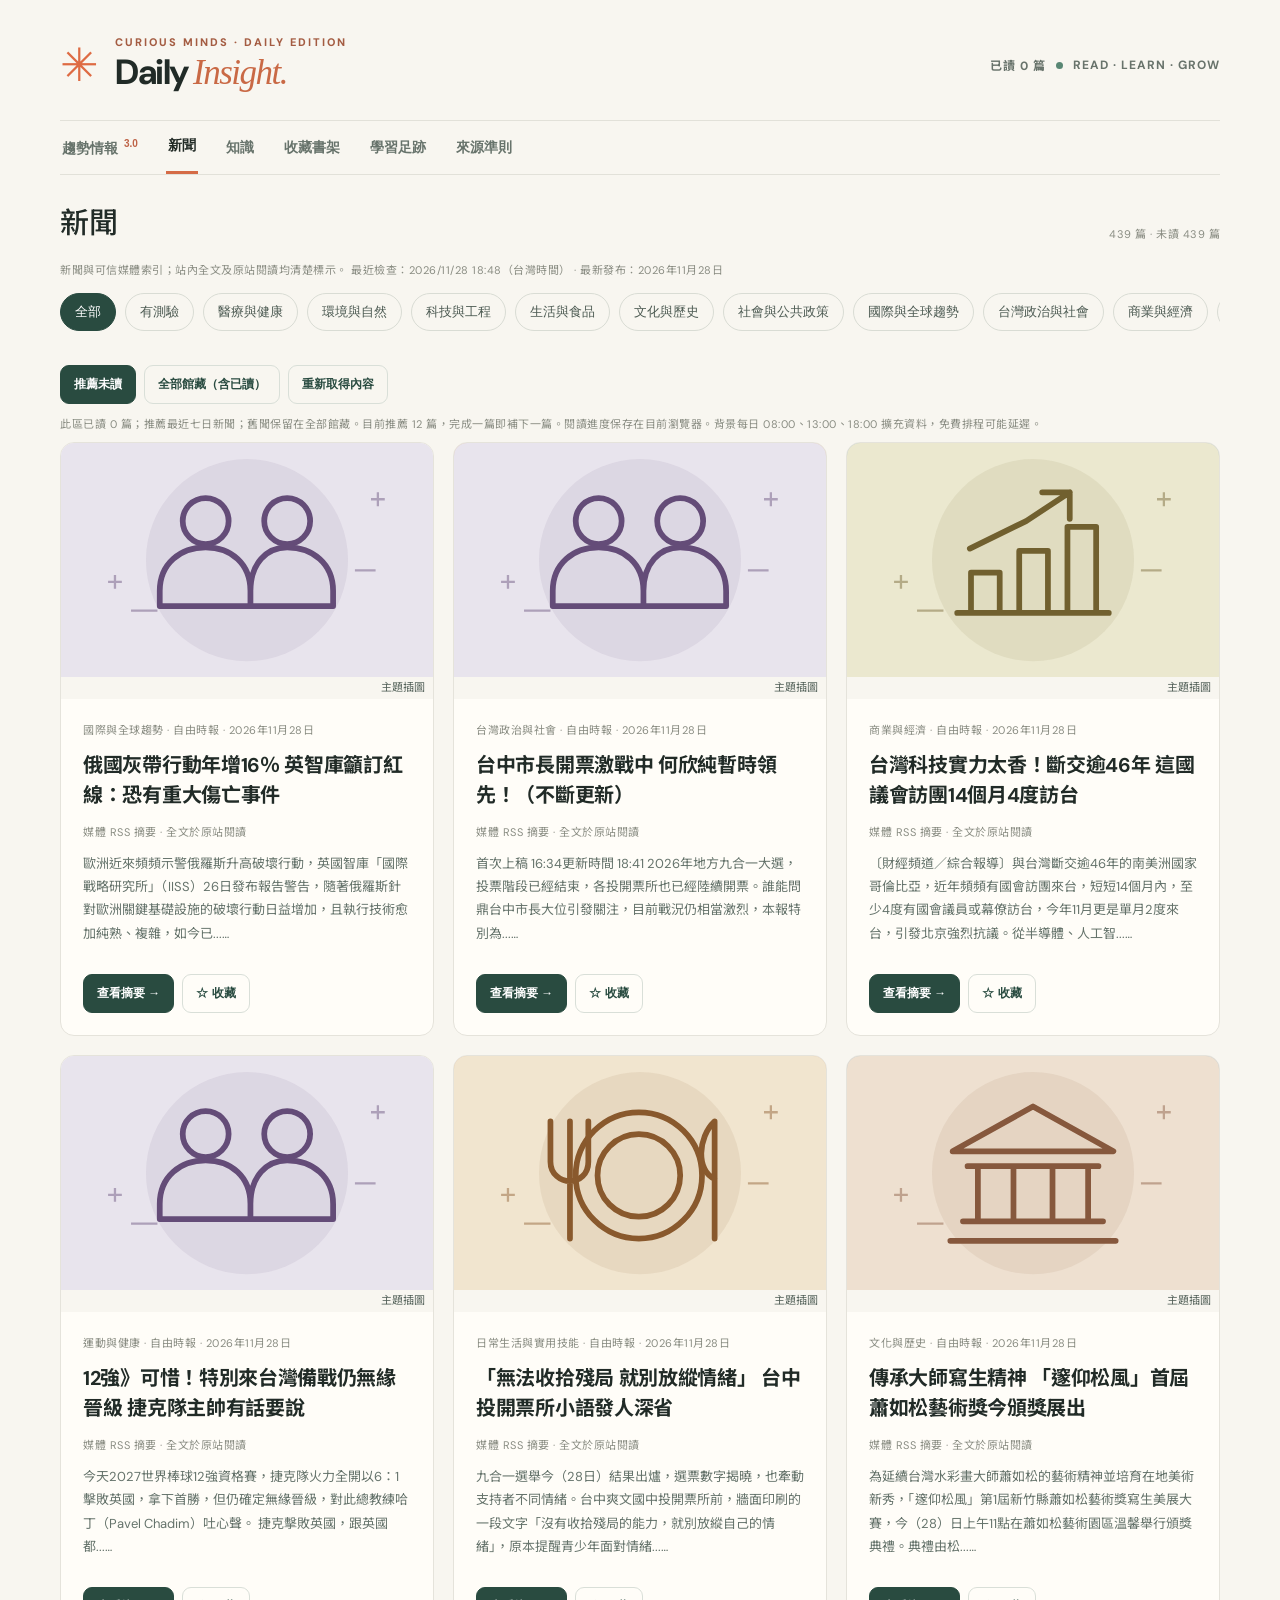
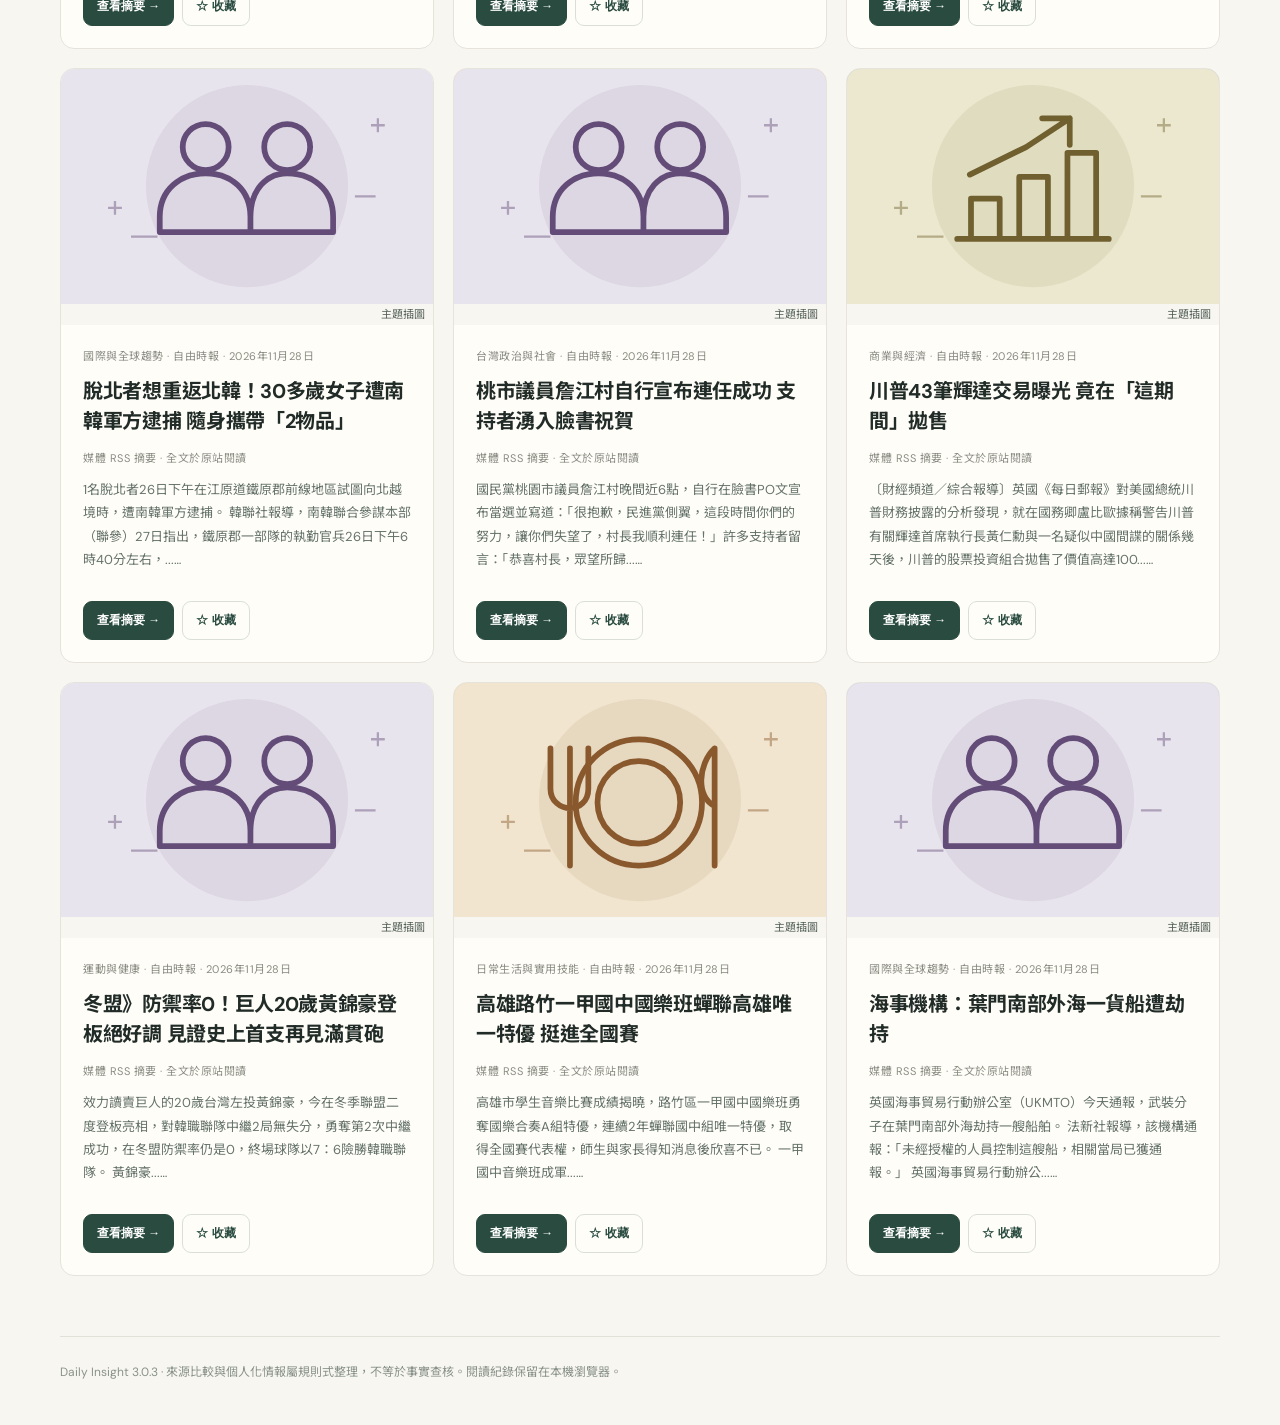
<file: index.html>
<!doctype html><html lang="zh-Hant"><head><meta charset="utf-8"><meta name="viewport" content="width=device-width,initial-scale=1"><meta name="theme-color" content="#f8f5ee"><meta name="description" content="Daily Insight 每日新知與六大領域智慧趨勢情報中心"><link rel="apple-touch-icon" href="./icon-192.png"><link rel="manifest" href="./manifest.webmanifest"><link rel="icon" href="./icon.svg" type="image/svg+xml"><link rel="stylesheet" href="./style.css?v=trends3-stage8"><title>Daily Insight · 每日新知與趨勢情報</title></head><body><div class="shell"><header class="mast"><div class="brand"><span class="brandmark">✳</span><div><div class="eyebrow">CURIOUS MINDS · DAILY EDITION</div><h1>Daily <em>Insight.</em></h1></div></div><div class="header-right"><span id="streak">我的閱讀日誌</span><span class="live-dot"></span> READ · LEARN · GROW</div></header><div class="site-toolbar"><nav aria-label="主選單"><button class="tab" data-page="trends">趨勢情報 <span class="nav-new">3.0</span></button><button class="tab active" data-page="news">新聞</button><button class="tab" data-page="knowledge">知識</button><button class="tab" data-page="saved">收藏書架</button><button class="tab" data-page="stats">學習足跡</button><button class="tab" data-page="about">來源準則</button></nav><div id="explore-toolbar"></div></div><main id="main"><p>正在讀取文章資料…</p></main><footer>Daily Insight 3.0.3 · 來源比較與個人化情報屬規則式整理，不等於事實查核。閱讀紀錄保留在本機瀏覽器。</footer></div><script src="./personal-data.js?v=trends3-stage8" defer></script><script src="./trend-metrics.js?v=trends3-stage8" defer></script><script src="./learning.js?v=trends3-stage8" defer></script><script src="./trends.js?v=trends3-stage8" defer></script><script src="./app.js?v=trends3-stage8" defer></script></body></html>
</file>
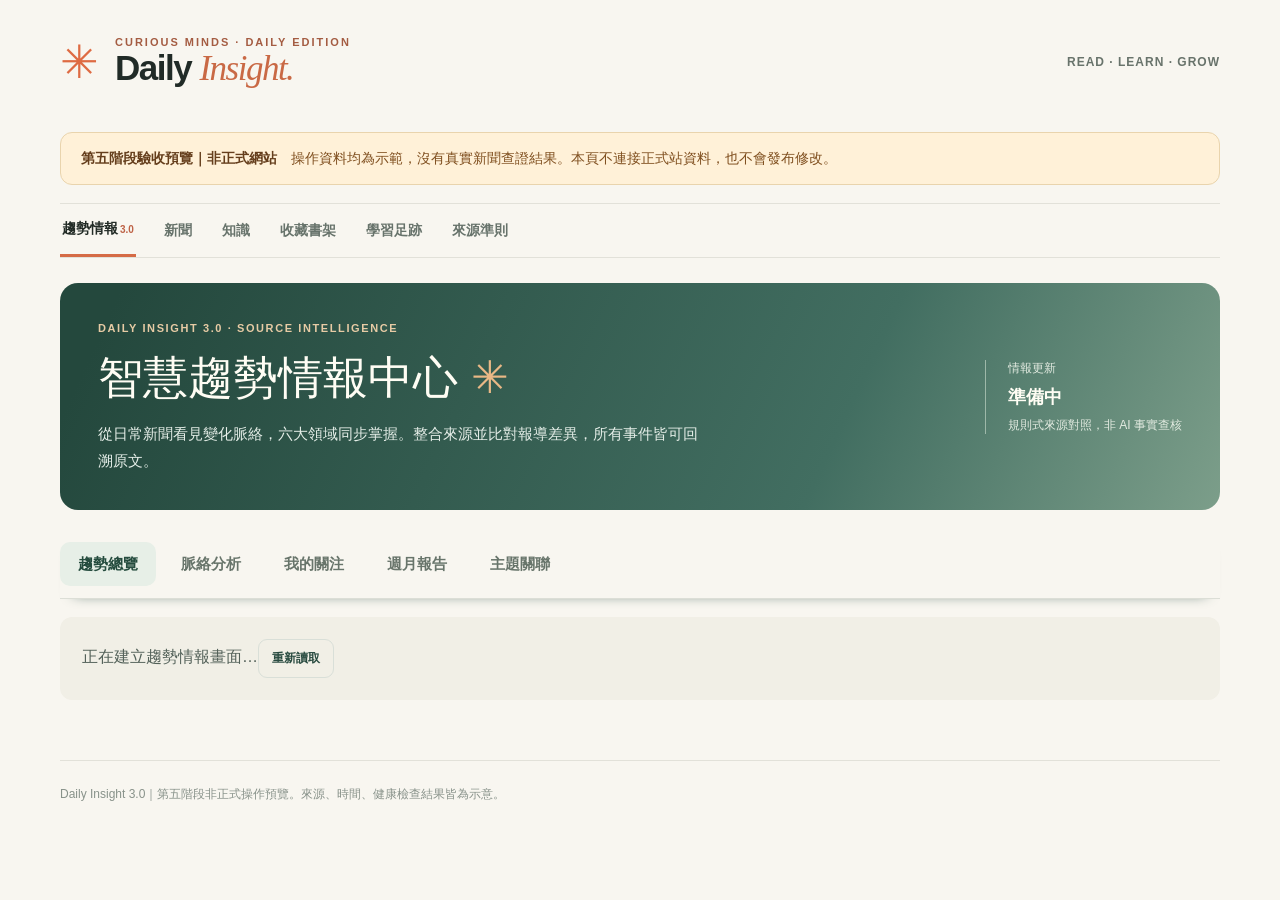
<file: preview/stage5-standalone.html>
<!doctype html>
<html lang="zh-Hant">
<head>
  <meta charset="utf-8">
  <meta name="viewport" content="width=device-width,initial-scale=1">
  <title>Daily Insight 3.0｜第五階段驗收預覽（非正式）</title>
  <style>
:root{font-family:'DM Sans','Noto Sans TC',sans-serif;color:#212b27;background:#f8f6f0}*{box-sizing:border-box}body{margin:0}.shell{max-width:1220px;margin:auto;padding:0 30px}.mast{padding:35px 0 25px;display:flex;align-items:center;justify-content:space-between;gap:15px}.brand{display:flex;align-items:center;gap:16px}.brandmark{font-size:46px;color:#de6b43}.eyebrow,.kicker{font-size:11px;font-weight:800;letter-spacing:2px;color:#a45c42}h1{font-size:35px;margin:0;letter-spacing:-1.5px}h1 em{font-family:Georgia,serif;color:#c96945;font-weight:400}.header-right{font-size:12px;font-weight:700;letter-spacing:1px;color:#68736b;display:flex;align-items:center;gap:10px}.live-dot{width:7px;height:7px;background:#598774;border-radius:50%}nav{display:flex;gap:26px;border-top:1px solid #e2e1d9;border-bottom:1px solid #e2e1d9;overflow-x:auto}.tab{border:0;background:none;color:#67736b;padding:16px 2px;white-space:nowrap;font-size:14px;cursor:pointer;font-weight:700}.tab.active{color:#222b26;border-bottom:3px solid #d56b46}.hero{padding:48px 0 35px;display:grid;grid-template-columns:1.3fr .7fr;gap:40px;align-items:center}.hero h2{font-family:Georgia,'Noto Sans TC',serif;font-size:clamp(38px,5vw,64px);font-weight:500;line-height:1.18;letter-spacing:-2px;margin:15px 0}.hero p{color:#65736b;line-height:1.9;max-width:600px}.hero-art{border-radius:140px 140px 18px 18px;background:radial-gradient(circle at 72% 22%,#f5d9a4 0 11%,transparent 12%),linear-gradient(140deg,#b8d0bd,#4e796c 65%,#254b48);height:280px;position:relative;overflow:hidden}.hero-art:before{content:'✳';position:absolute;top:45px;left:20%;font-size:155px;color:#f4ead1;opacity:.9}.hero-art:after{content:'LEARN SOMETHING NEW';position:absolute;bottom:18px;right:20px;color:white;font-size:11px;letter-spacing:3px}.statsline{display:flex;gap:20px;flex-wrap:wrap;color:#78837a;font-size:12px}.sectionhead{display:flex;align-items:end;justify-content:space-between;margin:24px 0 20px;gap:15px}.sectionhead h2,.sectiontitle{font-family:Georgia,'Noto Sans TC',serif;font-size:29px;font-weight:500;margin:0}.filters{display:flex;gap:9px;overflow:auto;padding:0 0 18px}.filter,.mode{background:transparent;border:1px solid #d9dcd4;border-radius:40px;padding:9px 14px;color:#4c5a52;white-space:nowrap;cursor:pointer}.filter.selected,.mode.active{background:#294b40;color:white;border-color:#294b40}.grid{display:grid;grid-template-columns:repeat(3,minmax(0,1fr));gap:19px}.card{border:1px solid #e5e3db;background:#fffdf8;border-radius:14px;overflow:hidden;display:flex;flex-direction:column;min-height:320px}.card-art{height:116px;background:#b6c8bb;position:relative;overflow:hidden}.card-art:after{content:'✦';position:absolute;right:22px;top:-30px;font-size:130px;color:#fff9e8;opacity:.6}.card:nth-child(3n+2) .card-art{background:#e2c6ae}.card:nth-child(3n+3) .card-art{background:#b2c5d1}.card-body{padding:22px;display:flex;flex-direction:column;flex:1}.meta{font-size:11px;color:#8a8d83;letter-spacing:.5px}.card h3{font-size:20px;line-height:1.5;margin:13px 0;letter-spacing:-.3px}.card p{font-size:13px;color:#65736b;line-height:1.8;flex:1}.actions{display:flex;gap:8px;flex-wrap:wrap;margin-top:16px}.btn{border:1px solid #d9dfd8;background:transparent;padding:10px 13px;border-radius:9px;color:#294b40;cursor:pointer;font-size:12px;font-weight:700;text-decoration:none}.btn.primary{background:#294b40;color:white;border-color:#294b40}.notice,.empty{padding:22px;background:#f1efe6;border-radius:12px;color:#536159;line-height:1.9;margin:18px 0}.reader{max-width:830px;margin:35px auto 70px}.back{border:0;background:none;color:#8c604e;cursor:pointer;padding:10px 0}.reader h2{font-family:Georgia,'Noto Sans TC',serif;font-size:clamp(29px,4vw,46px);line-height:1.45;font-weight:500;margin:15px 0}.reader-intro{font-size:15px;color:#68746b;line-height:1.8}.reader-panel{background:#fffdf8;border:1px solid #e4e2da;padding:28px;border-radius:15px;margin:25px 0}.reader-panel h3{margin-top:0}.reader-text{font-size:18px;line-height:2;white-space:pre-wrap}.compare{display:grid;grid-template-columns:1fr 1fr;gap:18px}.compare>div{background:#f4f3ec;border-radius:12px;padding:20px}.compare label{font-size:12px;font-weight:700;color:#ae6346}.reader-note{font-size:12px;color:#78847b;line-height:1.8}.stat{font-size:48px;color:#c56c4e}footer{border-top:1px solid #e2e1d9;margin-top:60px;padding:25px 0 45px;font-size:12px;color:#88928a}@media(max-width:800px){.shell{padding:0 18px}.mast{padding:24px 0}.header-right{display:none}.hero{grid-template-columns:1fr;padding:35px 0 20px;gap:20px}.hero-art{height:160px;border-radius:15px}.hero-art:before{top:-20px;font-size:150px}.grid{grid-template-columns:1fr 1fr}.compare{grid-template-columns:1fr}}@media(max-width:560px){.grid{grid-template-columns:1fr}.card{min-height:0}.card-art{height:90px}.reader-panel{padding:18px}h1{font-size:29px}}
/* V1.4: evidence-first bilingual reader */
.evidence-list{display:grid;gap:16px;margin:24px 0}.evidence-row{border:1px solid #ded9d1;border-radius:14px;padding:22px;background:#fff}.evidence-row.compare{display:grid;grid-template-columns:1fr 1fr;gap:24px}.evidence-row.compare>div+div{border-left:1px solid #e4dfd6;padding-left:24px}.translation-missing{color:#8a6250;font-style:italic}.evidence-row .reader-text{white-space:pre-wrap;overflow-wrap:anywhere;line-height:1.9}@media(max-width:700px){.evidence-row.compare{grid-template-columns:1fr}.evidence-row.compare>div+div{border-left:0;border-top:1px solid #e4dfd6;padding-left:0;padding-top:18px}}

/* V1.7 article photography and knowledge challenges */
.card-art.has-photo:after{display:none}.card-art{height:160px}.reader-cover{height:300px;border-radius:16px;background:linear-gradient(120deg,#b6c8bb,#d8b99d);margin:20px 0;overflow:hidden}.quiz-panel{background:#fffdf8;border:1px solid #e2ded4;border-radius:16px;padding:24px;margin:30px 0}.quiz-panel h3{font-size:24px}.quiz-question{border:0;border-top:1px solid #e4e1d9;padding:18px 0;margin:0}.quiz-question legend{font-weight:700;line-height:1.7;padding-top:12px}.quiz-choice{display:block;border:1px solid #dddcd5;border-radius:9px;padding:12px;margin:9px 0;cursor:pointer;line-height:1.6}.quiz-choice:has(input:checked){border-color:#294b40;background:#eff5ef}.quiz-feedback{background:#edf4e9;padding:18px;border-radius:12px;line-height:1.8;margin-top:18px}.badge-grid{display:grid;grid-template-columns:repeat(3,minmax(0,1fr));gap:12px;margin:22px 0}.badge-card{background:#fffdf8;border:1px solid #e2ded4;padding:20px;border-radius:12px;display:flex;flex-direction:column;gap:8px}.badge-card strong{font-size:17px}.badge-card small{color:#69756c}.badge-card.locked{opacity:.5}@media(max-width:600px){.badge-grid{grid-template-columns:repeat(2,minmax(0,1fr))}.reader-cover{height:190px}}

.site-toolbar {
 position: sticky;
 top: 0;
 z-index: 10;
 background: #f8f6f0;
 padding-top: env(safe-area-inset-top, 0px);
}
.site-toolbar #explore-toolbar>p.meta{margin:0 0 16px}
#explore-toolbar .explore-topics{flex-wrap:nowrap}
#explore-toolbar .filter{flex:none}
@media(max-width:600px){nav{flex-wrap:wrap;gap:0 16px}.tab{padding:12px 2px}}

.article-prose{margin:24px 0}
.article-prose>.reader-text{margin:0 0 1em}

@media(max-width:800px){
 .site-toolbar nav{flex-wrap:nowrap;gap:0 16px}
 .site-toolbar nav .tab{flex:none;padding:12px 2px}
 #explore-toolbar .sectionhead{margin:12px 0 4px}
 #explore-toolbar .sectionhead h2{font-size:23px}
 .site-toolbar #explore-toolbar>p.meta{margin:0 0 8px}
 #explore-toolbar .explore-topics{padding-bottom:8px}
}

/* Let each image set the frame height so the entire composition is visible. */
.article-visual .card-art,.article-visual .reader-cover{height:auto;background:none}
.article-visual .card-art:after{display:none}
.article-visual .reader-cover{margin:16px auto 8px;max-width:720px}
.topic-art[hidden]{display:none}
.topic-art{color:var(--art-ink)}
.illustration-frame{background:var(--art-bg)}
.illustration-frame.has-generated svg{display:none}
.illustration-frame svg,.illustration-frame img,.official-photo,.official-photo img{display:block;width:100%;height:auto}
.official-photo:focus-visible{outline:3px solid #286452;outline-offset:-4px}
.visual-label{display:block;padding:3px 8px;background:#f8f6f0;color:#536159;text-align:right;font-size:11px;line-height:1.4}
.photo-credit{max-width:720px;margin:0 auto 12px}

#explore-toolbar:has(.reader-back){max-width:830px;margin-inline:auto}
.reader-back{display:block;min-height:44px;padding:8px 10px;margin-left:-10px;font-size:15px;font-weight:700}
.reader{margin-top:20px}

.reader-aside-inner {
 border: 1px solid #e2e1d9;
 border-radius: 12px;
 background: #f4f2ea;
 padding: 18px;
}
.reader-aside-inner > h2, .reader-panel-header h2 {
 font-size: 16px;
 margin: 0 0 12px;
}
.reader-float-button { display: none; }
.reader-related { list-style: none; margin: 0; padding: 0; }
.reader-related li + li, .reader-context-rows > div + div {
 border-top: 1px solid #e2e1d9;
 padding-top: 12px;
 margin-top: 12px;
}
.reader-related-link {
 font: inherit;
 font-size: 14px;
 font-weight: 700;
 color: #294b40;
 line-height: 1.5;
}
button.reader-related-link {
 text-align: left;
 border: 0;
 background: none;
 padding: 0;
 cursor: pointer;
 text-decoration: underline;
 text-underline-offset: 3px;
}
.reader-context-meta {
 display: block;
 margin-top: 4px;
 font-size: 12px;
 color: #56635a;
}
.reader-context-meta a { color: #294b40; }
.reader-related p, .reader-context-rows dd, .reader-diagram {
 margin: 6px 0 0;
 font-size: 13px;
 line-height: 1.65;
 overflow-wrap: anywhere;
}
.reader-context-rows { margin: 0; }
.reader-context-rows dt { font-size: 14px; font-weight: 700; }

.reader-diagram { max-width: 520px; }
.diagram-question { font-weight: 700; margin: 0 0 10px; }
.diagram-options { list-style: none; padding: 0; margin: 0 0 12px; display: grid; gap: 6px; }
.diagram-options li {
 display: grid;
 grid-template-columns: minmax(2.5em, auto) 1fr;
 gap: 1px 8px;
 padding: 5px 8px;
 border: 1px solid #dedfd5;
 border-radius: 6px;
 background: #fffdf8;
}
.diagram-options small { grid-column: 2; color: #324c41; }
.diagram-options .diagram-forgone { border-color: #658070; background: #e4eee5; }
.reader-diagram figcaption { font-weight: 700; }
.diagram-check { margin-top: 10px; }
.diagram-check summary { cursor: pointer; color: #294b40; }
.diagram-check p { margin: 6px 0; }
.diagram-expand {
 font: inherit;
 text-decoration: underline;
 padding: 6px 0;
 background: none;
 color: #294b40;
 border: 0;
 cursor: pointer;
}
.reader-diagram-dialog {
 width: min(520px, calc(100% - 36px));
 max-height: 85vh;
 padding: 22px;
 background: #fffdf8;
 color: #212b27;
 border: 1px solid #d9dfd8;
 border-radius: 14px;
}
.reader-diagram-dialog::backdrop { background: #182b226b; }
.reader-diagram-dialog form { float: right; }
.reader-diagram-dialog .reader-diagram { font-size: 16px; }
.has-reader-asides > .reader { margin-bottom: 24px; }

.reader-panel-diagram + .reader-glossary {
 border-top: 1px solid #e2e1d9;
 margin-top: 18px;
 padding-top: 18px;
}
.reader-panel-diagram h3 { font-size: 15px; margin: 0 0 8px; }
.glossary-filter {
 display: grid;
 gap: 6px;
 margin-bottom: 15px;
 font-size: 13px;
 font-weight: 600;
}
.glossary-filter input {
 width: 100%;
 min-height: 40px;
 padding: 7px 10px;
 font: inherit;
 font-size: 16px;
 background: #fffdf8;
 color: #212b27;
 border: 1px solid #bdc8bf;
 border-radius: 8px;
}
.reader-glossary dt small { color: #54645b; font-weight: 400; }
.reader-panel-dialog {
 position: fixed;
 inset: auto 0 0;
 width: min(620px, 100%);
 max-width: 100%;
 max-height: 82vh;
 max-height: 82dvh;
 margin: 0 auto;
 padding: 0;
 border: 1px solid #d9dfd8;
 border-radius: 18px 18px 0 0;
 background: #fffdf8;
 color: #212b27;
}
.reader-panel-dialog[open] { display: flex; flex-direction: column; }
.reader-panel-dialog::backdrop { background: #182b227d; }
.reader-panel-header {
 display: flex;
 align-items: center;
 justify-content: space-between;
 gap: 12px;
 padding: 10px 18px;
 border-bottom: 1px solid #e2e1d9;
 background: #f4f2ea;
}
.reader-panel-header h2 { margin: 0; }
.reader-panel-header button { min-height: 44px; }
.reader-panel-body {
 overflow: auto;
 overscroll-behavior: contain;
 padding: 16px 18px calc(22px + env(safe-area-inset-bottom, 0px));
}
.reader-panel-body .reader-context-rows dd,
.reader-panel-body .reader-related p { font-size: 15px; }
body:has(.reader-panel-dialog[open], .reader-diagram-dialog[open]) { overflow: hidden; }

@media (max-width: 1199px) {
 .reader-aside-inner { display: none; }
 .reader-layout.has-reader-asides { padding-bottom: calc(72px + env(safe-area-inset-bottom, 0px)); }
 .reader-float-button {
  display: inline-flex;
  position: fixed;
  bottom: calc(12px + env(safe-area-inset-bottom, 0px));
  z-index: 12;
  align-items: center;
  min-height: 44px;
  padding: 8px 14px;
  border: 1px solid #628778;
  border-radius: 24px;
  background: #294b40;
  color: #fff;
  font: inherit;
  font-size: 14px;
  font-weight: 700;
  box-shadow: 0 2px 8px #202b2633;
  cursor: pointer;
 }
 .reader-aside-left .reader-float-button { left: max(12px, env(safe-area-inset-left, 0px)); }
 .reader-aside-right .reader-float-button { right: max(12px, env(safe-area-inset-right, 0px)); }
}

@media (min-width: 1200px) {
 .shell:has(.reader-layout.has-reader-asides) {
  max-width: 1920px;
  padding-inline: clamp(28px, 2.6vw, 56px);
 }
 .reader-layout.has-reader-asides {
  display: grid;
  grid-template-columns: minmax(0, 890px);
  grid-template-areas: "article";
  align-items: start;
  justify-content: center;
  gap: clamp(18px, 1.45vw, 28px);
 }
 .reader-layout.has-reader-asides:has(.reader-aside-left) {
  grid-template-columns: minmax(215px, 380px) minmax(0, 890px);
  grid-template-areas: "related article";
 }
 .reader-layout.has-reader-asides:has(.reader-aside-right) {
  grid-template-columns: minmax(0, 890px) minmax(215px, 380px);
  grid-template-areas: "article context";
 }
 .reader-layout.has-reader-asides:has(.reader-aside-left):has(.reader-aside-right) {
  grid-template-columns: minmax(215px, 1fr) minmax(0, 890px) minmax(215px, 1fr);
  grid-template-areas: "related article context";
 }
 .reader-layout.has-reader-asides > .reader {
  grid-area: article;
  min-width: 0;
  max-width: 890px;
  width: 100%;
 }
 .reader-aside { width: 100%; min-width: 0; margin: 20px 0 0; }
 .reader-aside-left { grid-area: related; }
 .reader-aside-right { grid-area: context; }
 .reader-aside-inner .reader-context-rows dd,
 .reader-aside-inner .reader-related p { font-size: 14px; }
}
@media (min-width: 1200px) and (min-height: 700px) {
 .reader-aside {
  position: sticky;
  top: calc(114px + env(safe-area-inset-top, 0px));
  max-height: calc(100dvh - 130px - env(safe-area-inset-top, 0px));
  overflow: auto;
  scrollbar-width: thin;
 }
}

/* Daily Insight 2.0: trend intelligence, preserving the original editorial palette. */
.nav-new{font-size:10px;font-weight:800;color:#be6347;vertical-align:super;margin-left:2px}
.trend-hero{margin:25px 0 24px;padding:36px 38px;border-radius:18px;background:linear-gradient(115deg,#24483d 5%,#426e61 67%,#7c9e8a);color:#fffdf4;display:flex;justify-content:space-between;align-items:center;gap:28px}
.trend-eyebrow{font-size:11px!important;font-weight:800;letter-spacing:1.6px;color:#e7cba5!important}
.trend-hero h2{font-family:Georgia,'Noto Sans TC',serif;font-size:clamp(27px,3.7vw,45px);font-weight:500;line-height:1.3;margin:10px 0 13px}
.trend-hero p{font-size:15px;line-height:1.8;margin:0;color:#e5eee8;max-width:600px}
.trend-hero-star{color:#e9b886;font-family:'DM Sans',sans-serif}
.trend-hero-meta{min-width:180px;border-left:1px solid #9eb8a9;padding-left:22px;display:flex;flex-direction:column;gap:8px}
.trend-hero-meta span,.trend-hero-meta small{color:#e3ebe1;font-size:12px}
.trend-hero-meta strong{font-size:18px}
.trend-tabs{position:sticky;top:env(safe-area-inset-top,0px);z-index:20;display:flex;gap:7px;overflow-x:auto;border-bottom:1px solid #dcded6;padding:8px 0 12px;scrollbar-width:thin;background:#f8f6f0;box-shadow:0 8px 14px -14px #24483d;overscroll-behavior-x:contain}
.trend-tab{border:0;border-radius:10px;padding:12px 18px;background:transparent;white-space:nowrap;color:#68756b;font-size:15px;font-family:inherit;font-weight:700;cursor:pointer;min-height:44px}
.trend-tab.active{background:#e7efe7;color:#254c3e}
.trend-dot{display:inline-block;min-width:20px;padding:2px 5px;margin-left:6px;border-radius:12px;background:#b65a43;color:white;font-size:11px}
.trend-overview,.trend-watch,.trend-reports,.trend-network{padding:18px 0 20px}
.trend-section-title{margin:27px 0 17px;display:flex;justify-content:space-between;align-items:end;gap:12px}
.trend-section-title h3{margin:0;font:500 27px Georgia,'Noto Sans TC',serif;color:#26372f}
.trend-section-title span{color:#778479;font-size:13px}
.trend-topic-grid{display:grid;grid-template-columns:repeat(3,minmax(0,1fr));gap:12px}
.trend-topic-card{display:grid;grid-template-columns:52px 1fr;grid-template-rows:1fr 1fr;align-items:center;column-gap:12px;text-align:left;padding:17px;background:#fffdf8;border:1px solid #e5e5de;border-radius:13px;color:#25362e;min-height:105px;cursor:pointer}
.trend-topic-card:hover,.trend-event-card:hover{border-color:#b9c8bb}
.trend-topic-symbol{grid-row:1/3;width:48px;height:48px;border-radius:13px;display:flex;align-items:center;justify-content:center;font-size:28px}
.trend-topic-card>span:nth-child(2){font-size:15px;font-weight:700}
.trend-topic-card strong{color:#58776a;font-size:16px}.trend-topic-card small{font-weight:400;font-size:12px;color:#8c978d}
.trend-topic-filters{display:flex;gap:8px;overflow-x:auto;padding:2px 0 15px;scrollbar-width:thin}
.trend-chip{white-space:nowrap;border:1px solid #d5dcd5;background:#fffdf9;border-radius:99px;padding:9px 15px;min-height:43px;color:#405b4c;font-size:14px;cursor:pointer}
.trend-chip.active{background:#315a4c;color:#fff;border-color:#315a4c}.trend-chip.active span{color:#fff!important}
.trend-event-list{display:grid;grid-template-columns:repeat(2,minmax(0,1fr));gap:14px}
.trend-event-card{display:flex;flex-direction:column;background:#fffdf9;border:1px solid #e1e4da;border-radius:14px;padding:23px;min-width:0}
.trend-event-top,.trend-event-bottom{display:flex;justify-content:space-between;align-items:center;gap:12px}
.trend-topic-label{font-size:13px;font-weight:800;color:#487263}
.trend-impact{font-size:12px;color:#66786c;border-radius:99px;background:#edf0e8;padding:5px 10px;white-space:nowrap}.trend-impact.mid{background:#f7ebd5;color:#9e6e30}.trend-impact.high{background:#f8e0dc;color:#a94b3d}
.trend-event-card h3{font-size:19px;line-height:1.6;margin:15px 0 9px;overflow-wrap:anywhere}
.trend-event-card h3 button{background:none;border:0;color:#263c30;font:inherit;text-align:left;padding:0;cursor:pointer}
.trend-event-card h3 button:hover{text-decoration:underline;text-underline-offset:4px}
.trend-event-card p{color:#637267;font-size:14px;line-height:1.8;margin:0 0 16px;flex:1}
.trend-event-bottom{border-top:1px solid #ecece4;padding-top:13px;color:#7b897d;font-size:12px;flex-wrap:wrap}
.trend-event-bottom>div,.trend-inline-actions{display:flex;gap:12px;align-items:center;flex-wrap:wrap}
.trend-text-btn{background:none;border:0;color:#3d725d;font-size:13px;font-weight:700;cursor:pointer;padding:4px;min-height:30px}
.trend-text-btn:hover{text-decoration:underline}.trend-unread{display:inline-block;color:#aa5544;margin-left:6px}
.trend-event-card.compact{padding:18px}.trend-event-card.compact h3{font-size:16px}
.trend-footnote,.trend-muted{line-height:1.8;color:#718076;font-size:13px}.trend-footnote{margin:22px 0}.trend-muted{margin:8px 0 20px}
.trend-detail{padding:22px 0}.trend-back{border:0;background:none;color:#875e4b;cursor:pointer;font-weight:700;font-size:15px;min-height:44px}
.trend-detail-heading{background:#eef2ea;border-radius:16px;padding:28px;margin:14px 0 21px}.trend-detail-heading h3{font:500 clamp(24px,3vw,35px)/1.6 Georgia,'Noto Sans TC',serif;margin:15px 0}.trend-detail-meta{font-size:13px;color:#708078;margin-bottom:17px}
.trend-detail-grid{display:grid;grid-template-columns:repeat(2,minmax(0,1fr));gap:16px}.trend-detail-panel{background:#fffdf8;border:1px solid #e1e3dc;border-radius:13px;padding:24px;margin-bottom:16px;min-width:0}
.trend-detail-panel h4{font-size:19px;color:#284d40;margin:0 0 15px}.trend-detail-panel h4:not(:first-child){margin-top:24px}.trend-detail-panel p{font-size:14px;color:#637267;line-height:1.85}
.trend-evidence,.trend-related,.trend-small-list{padding-left:19px;line-height:1.65}.trend-evidence li{margin:16px 0}.trend-evidence strong{font-size:14px;display:block;overflow-wrap:anywhere}.trend-evidence small,.trend-related small{display:block;color:#778579;font-size:12px;margin:5px 0}
.trend-source-link{font-size:12px;line-height:1.7;color:#3f715b;overflow-wrap:anywhere}
.trend-timeline{border-left:2px solid #afc7b5;list-style:none;margin:13px 0 0 5px;padding-left:21px}.trend-timeline li{position:relative;margin:0 0 21px;line-height:1.6;font-size:14px}.trend-timeline li:before{content:'';position:absolute;left:-28px;top:6px;width:10px;height:10px;border-radius:50%;background:#578273}.trend-timeline time{display:block;color:#a36049;font-size:12px;font-weight:800}.trend-timeline small{display:block;color:#829086}
.trend-caution{background:#f8f1e7;border-radius:9px;padding:13px;color:#8f6752!important;font-size:13px;line-height:1.8}
.trend-related button{background:none;border:none;padding:0;cursor:pointer;color:#3e715a;font-size:15px;text-align:left;text-decoration:underline;text-underline-offset:3px}
.trend-preference-grid{display:grid;grid-template-columns:repeat(2,minmax(0,1fr));gap:12px}.trend-preference-grid label{font-size:15px;line-height:1.5;cursor:pointer}.trend-preference-grid input{accent-color:#315d4b;width:17px;height:17px;vertical-align:middle}
.trend-summary-cards{display:grid;grid-template-columns:repeat(3,minmax(0,1fr));gap:12px;margin:20px 0}.trend-summary-cards>div{display:flex;flex-direction:column;gap:6px;background:#eef2eb;border-radius:13px;padding:20px;min-height:112px}.trend-summary-cards strong{font-size:clamp(20px,2.3vw,29px);color:#315e4d;overflow-wrap:anywhere}.trend-summary-cards span{font-size:13px;color:#6c8173}
.trend-report-controls{display:flex;justify-content:space-between;gap:12px;flex-wrap:wrap;align-items:center;margin:15px 0}.trend-report-controls>div{display:flex;gap:8px}
.trend-bars{display:grid;gap:16px;margin-top:23px}.trend-bar-row{display:grid;grid-template-columns:150px 1fr 36px;gap:12px;align-items:center;color:#485c4f;font-size:13px}.trend-bar-row strong{text-align:right;color:#325a4d}.trend-bar-rail{height:12px;background:#f0f0e7;border-radius:99px;overflow:hidden}.trend-bar-rail i{display:block;height:100%;border-radius:99px;min-width:2px}
.trend-network-topics{display:grid;grid-template-columns:repeat(3,minmax(0,1fr));gap:12px;margin:24px 0}.trend-network-node{background:#fffdf8;border:1px solid var(--node);color:var(--node);border-radius:13px;padding:22px 10px;font-size:16px;font-weight:700;cursor:pointer;min-height:74px}
.trend-links{list-style:none;padding:0}.trend-links li{display:flex;align-items:center;gap:10px;border-bottom:1px solid #ebece4;padding:12px 0;font-size:14px}.trend-links li span:first-child{min-width:105px}.trend-links li span:nth-child(3){min-width:100px}.trend-links strong{color:#517563;font-size:12px;white-space:nowrap}.trend-link-line{flex:1;height:2px;background:#aac6b2}
.trend-announcement{position:fixed;bottom:20px;left:50%;transform:translateX(-50%);background:#285644;color:white;padding:10px 18px;border-radius:9px;z-index:35}
@media(max-width:850px){.trend-hero{padding:24px;align-items:start}.trend-topic-grid{grid-template-columns:repeat(2,minmax(0,1fr))}.trend-detail-grid{grid-template-columns:1fr}}
@media(max-width:600px){.trend-hero{display:block;padding:22px;margin:13px 0 15px}.trend-hero-meta{border:0;border-top:1px solid #91ae9b;padding:12px 0 0;margin-top:18px;gap:4px}.trend-hero-meta strong{font-size:15px}.trend-tabs{gap:4px}.trend-tab{font-size:14px;padding:11px 13px}.trend-section-title{align-items:start;flex-direction:column;gap:5px}.trend-section-title h3{font-size:23px}.trend-topic-grid,.trend-event-list,.trend-network-topics{grid-template-columns:1fr}.trend-topic-card{min-height:82px;padding:11px}.trend-event-card{padding:19px}.trend-detail-heading{padding:18px}.trend-detail-panel{padding:18px}.trend-summary-cards{grid-template-columns:repeat(2,minmax(0,1fr))}.trend-summary-cards>div:last-child{grid-column:1/-1}.trend-preference-grid{grid-template-columns:1fr}.trend-bar-row{grid-template-columns:105px 1fr 30px;gap:7px;font-size:12px}.trend-links li{flex-wrap:wrap}.trend-links li span:first-child,.trend-links li span:nth-child(3){min-width:0}.trend-network-node{min-height:65px}}
@media(prefers-reduced-motion:reduce){.trend-event-card,.trend-topic-card{transition:none}}

/* Daily Insight 3.0 stage 5: source inspection / evidence comparison. */
.trend-investigation{margin:4px 0 20px}
.trend-pane-tabs{display:flex;gap:8px;flex-wrap:wrap;padding:8px 0 15px}
.trend-pane-tab{font:700 14px 'DM Sans','Noto Sans TC',sans-serif;color:#365848;background:#fffdf8;border:1px solid #cbd8cd;border-radius:10px;min-height:44px;padding:10px 16px;cursor:pointer}
.trend-pane-tab.active{color:#fff;background:#315a4c;border-color:#315a4c}
.trend-investigation-panel{margin-bottom:18px}
.trend-proof-summary{display:flex;flex-wrap:wrap;gap:8px;margin:0 0 14px}
.trend-proof-pill{font-size:13px;font-weight:700;padding:7px 11px;border-radius:99px}
.trend-proof-pill.has-primary{background:#e1efe4;color:#2c6648}.trend-proof-pill.pending{background:#f6eee0;color:#865a34}
.trend-claim-groups{display:grid;grid-template-columns:repeat(2,minmax(0,1fr));gap:12px;margin:18px 0}
.trend-claim-row{background:#f4f6ef;border:1px solid #e0e6dd;border-radius:12px;padding:17px;min-width:0}
.trend-claim-row strong{display:block;color:#2b4d3c;font-size:16px;line-height:1.7;overflow-wrap:anywhere}
.trend-claim-row small{display:block;color:#65766b;margin-top:9px;font-size:13px}
.trend-claim-label{font-size:13px;color:#926342;font-weight:800;margin-bottom:9px}
.trend-claim-links{display:grid;gap:7px;margin-top:13px}
.trend-quality-list{display:grid;gap:12px;margin-top:17px}
.trend-quality-item{display:grid;grid-template-columns:minmax(140px,1fr) minmax(220px,1.3fr);gap:12px 20px;border:1px solid #e1e5dc;border-radius:12px;padding:16px;min-width:0}
.trend-quality-item strong{font-size:16px;color:#294d3d}.trend-quality-item small{display:block;font-size:13px;color:#66766c;line-height:1.6;margin-top:5px;overflow-wrap:anywhere}
.trend-quality-badges{display:flex;flex-wrap:wrap;gap:7px;align-items:start}.trend-quality-badges>span{font-size:13px;border-radius:8px;background:#edf2e9;padding:6px 8px;line-height:1.5}
.trend-quality-badges .trend-link-status.good{background:#e1f0e3;color:#2c6848}.trend-quality-badges .trend-link-status.bad{background:#f9e3df;color:#a04b3d}.trend-quality-badges .trend-link-status.pending{background:#f6efe1;color:#805b38}
.trend-quality-link{grid-column:1/-1;overflow-wrap:anywhere}
.trend-compare-grid{display:grid;grid-template-columns:repeat(2,minmax(0,1fr));gap:14px;margin:18px 0}
.trend-compare-column{display:flex;flex-direction:column;gap:8px;min-width:0}.trend-compare-column label{font-size:15px;font-weight:700;color:#365849}
.trend-compare-column select{width:100%;min-height:44px;border:1px solid #c8d7c8;border-radius:10px;background:#fff;padding:9px 12px;font:inherit;font-size:15px;color:#284a3a}
.trend-compare-content{background:#f4f6ef;border:1px solid #e0e5db;border-radius:12px;padding:18px;min-height:200px;display:flex;flex-direction:column;gap:13px}
.trend-compare-content strong{font-size:17px;line-height:1.7;color:#2a4b3e;overflow-wrap:anywhere}.trend-compare-content p{margin:0}.trend-compare-content a{margin-top:auto}
.trend-compare-meta{font-size:13px;color:#65796b}.trend-compare-assessment{padding:14px 16px;background:#edf2e9;border-radius:10px;font-size:14px;line-height:1.8;color:#3d5d4b}
@media(max-width:700px){.trend-compare-grid,.trend-claim-groups,.trend-quality-item{grid-template-columns:1fr}.trend-compare-content{min-height:0}.trend-quality-link{grid-column:auto}}

</style>
  <style>
    .preview-ribbon{background:#fff1d8;color:#805020;padding:13px 20px;border:1px solid #e9d4ad;border-radius:12px;margin:18px 0;font-size:14px;line-height:1.8}
    .preview-nav-only{display:inline-flex;align-items:center;min-height:44px;cursor:default!important}
    .preview-ribbon strong{color:#653e1c}
  </style>
  <script>
    // Isolated demo data. This page never contacts or modifies the live data feed.
    const DEMO_EVENTS = [
      {
        id:'demo-stage5-semiconductor',aliases:[],title:'【示範事件】某晶片業者公布先進封裝產能規劃',
        primary_topic:'semiconductors',related_topics:['technology_ai','business_management'],importance_score:7,
        importance_factors:{topical:3,impact:1,recency:2,sources:1},status:'developing',
        first_seen_at:'2026-11-19T01:00:00Z',updated_at:'2026-11-19T03:00:00Z',
        source_count:3,facts:[],watchpoint:'檢視後續官方公告與實際產能進度。',
        independently_verified:false,evidence_status:'primary_source_available',origin_priority:'primary_source',
        articles:[
          {title:'【示範】晶片業者發布先進封裝產能計畫',source:'示範官方發布者',source_type:'official',content_access:'licensed_full_text',source_group:'demo-official',source_domain:'official.example',url:'https://official.example/plan',published_at:'2026-11-19T01:00:00Z'},
          {title:'【示範】晶片業者發布先進封裝產能計畫',source:'示範媒體甲',source_type:'media',content_access:'headline_only',source_group:'demo-media-1',source_domain:'media-one.example',url:'https://media-one.example/plan',published_at:'2026-11-19T02:00:00Z'},
          {title:'【示範】晶片業者新產能規劃與供應鏈觀察',source:'示範媒體乙',source_type:'media',content_access:'excerpt',source_group:'demo-media-2',source_domain:'media-two.example',url:'https://media-two.example/plan',published_at:'2026-11-19T03:00:00Z'}
        ],
        headline_groups:[
          {headline:'【示範】晶片業者發布先進封裝產能計畫',article_urls:['https://official.example/plan','https://media-one.example/plan'],source_groups:['demo-official','demo-media-1'],status:'similar_headline_only',independently_verified:false},
          {headline:'【示範】晶片業者新產能規劃與供應鏈觀察',article_urls:['https://media-two.example/plan'],source_groups:['demo-media-2'],status:'similar_headline_only',independently_verified:false}
        ]
      }
    ];
    DEMO_EVENTS[0].article_urls = DEMO_EVENTS[0].articles.map(item=>item.url);
    const DEMO_DATA = {
      './data/trends.json':{schema_version:1,generated_at:'2026-11-19T04:00:00Z',method:'demo_only',topics:[
        {id:'technology_ai',label:'科技與 AI'}, {id:'semiconductors',label:'半導體產業'},
        {id:'global_finance',label:'全球經濟與金融'}, {id:'business_management',label:'企業經營與管理'},
        {id:'politics_policy',label:'國際政治與政策'}, {id:'consumer_lifestyle',label:'生活與消費趨勢'}
      ],events:DEMO_EVENTS},
      './data/trend-history.json':{schema_version:1,days:[{date:'2026-11-19',total_events:1,topic_counts:{semiconductors:1},top_event_ids:['demo-stage5-semiconductor']}]},
      './data/source-health.json':{schema_version:1,generated_at:'2026-11-19T04:00:00Z',links:{
        'https://official.example/plan':{status:'available',http_status:200,checked_at:'2026-11-19T03:30:00Z'},
        'https://media-one.example/plan':{status:'unknown',http_status:403,checked_at:'2026-11-19T03:30:00Z'}
      }}
    };
    const originalFetch = window.fetch.bind(window);
    window.fetch = async function(resource, options) {
      const key = String(resource);
      if (Object.prototype.hasOwnProperty.call(DEMO_DATA,key)) {
        return {ok:true,status:200,json:async()=>DEMO_DATA[key]};
      }
      return originalFetch(resource,options);
    };
    function render() {
      if (window.DailyTrends) document.getElementById('main').innerHTML = window.DailyTrends.render([]);
    }
    document.addEventListener('DOMContentLoaded', render);
    document.addEventListener('click', event=>{
      if(event.target.closest('a[href*=".example/"]')){
        event.preventDefault();
        window.alert('此連結僅用於展示畫面，並非真實新聞網址。');
      }
    });
  </script>
  <script>
/* Daily Insight 3.0 stage 5: source-grounded event comparison, no AI verification. */
(() => {
  'use strict';
  const PREF_KEY = 'daily-insight-trends-v2';
  const TOPIC_COLORS = ['#2b695b', '#9a6942', '#366586', '#6c5989', '#a24e4c', '#747f42'];
  const TOPIC_ICON = ['✳', '▦', '◈', '◇', '◎', '✦'];
  const DEFAULT_TOPICS = ['technology_ai', 'semiconductors', 'global_finance', 'business_management', 'politics_policy', 'consumer_lifestyle'];
  const TOPIC_FALLBACK = [
    {id:'technology_ai',label:'科技與 AI'}, {id:'semiconductors',label:'半導體產業'},
    {id:'global_finance',label:'全球經濟與金融'}, {id:'business_management',label:'企業經營與管理'},
    {id:'politics_policy',label:'國際政治與政策'}, {id:'consumer_lifestyle',label:'生活與消費趨勢'}
  ];
  const escapeHtml = value => String(value ?? '').replace(/[&<>"']/g, x => ({'&':'&amp;','<':'&lt;','>':'&gt;','"':'&quot;',"'":'&#39;'}[x]));
  const safeUrl = value => { try { const u = new URL(value); return u.protocol === 'https:' ? u.href : null; } catch { return null; } };
  const formatDate = value => { const d = new Date(value); return Number.isNaN(d.getTime()) ? '時間不明' : new Intl.DateTimeFormat('zh-TW',{timeZone:'Asia/Taipei',month:'numeric',day:'numeric',hour:'2-digit',minute:'2-digit'}).format(d); };
  const formatDay = value => { const d = new Date(value); return Number.isNaN(d.getTime()) ? '日期不明' : new Intl.DateTimeFormat('zh-TW',{timeZone:'Asia/Taipei',year:'numeric',month:'2-digit',day:'2-digit'}).format(d); };
  const defaultPrefs = () => ({topics:[...DEFAULT_TOPICS], watched:[], viewed:{}, reportPeriod:'7', lastVisit:null});
  function readPrefs() {
    try {
      const saved = JSON.parse(localStorage.getItem(PREF_KEY) || '{}');
      return {
        ...defaultPrefs(), ...saved,
        topics: Array.isArray(saved.topics) ? saved.topics.filter(x => DEFAULT_TOPICS.includes(x)) : [...DEFAULT_TOPICS],
        watched: Array.isArray(saved.watched) ? saved.watched.filter(x => typeof x === 'string') : [],
        viewed: saved.viewed && typeof saved.viewed === 'object' && !Array.isArray(saved.viewed) ? saved.viewed : {}
      };
    } catch { return defaultPrefs(); }
  }
  const preferences = readPrefs();
  let data = null, history = null, sourceHealth = null, loading = false, error = '', currentTab = 'overview', selectedTopic = 'all', selectedEvent = null, showOnlyWatched = false;
  let detailPane = 'evidence', compareLeft = '', compareRight = '';
  let announcement = '', initialized = false, lastFetchedAt = 0;
  function persist() { try { localStorage.setItem(PREF_KEY, JSON.stringify(preferences)); } catch { announcement = '瀏覽器未允許儲存偏好，設定可能無法保留。'; } }
  function repaint() { if (typeof render === 'function' && document.querySelector('[data-page="trends"]')?.classList.contains('active')) render(); }
  function topics() { return data?.topics?.length ? data.topics : TOPIC_FALLBACK; }
  function topicName(id) { return topics().find(x => x.id === id)?.label || '未分類'; }
  function topicIndex(id) { return Math.max(0, DEFAULT_TOPICS.indexOf(id)); }
  function eventList() { return Array.isArray(data?.events) ? data.events : []; }
  function eventIds(e) { return [e.id, ...(Array.isArray(e.aliases) ? e.aliases : [])]; }
  function isWatched(e) { return eventIds(e).some(id => preferences.watched.includes(id)); }
  function seenAt(e) { return eventIds(e).map(id=>preferences.viewed[id]).filter(Boolean).sort().pop(); }
  function selectedEvents() {
    return eventList().filter(e => (selectedTopic === 'all' || e.primary_topic === selectedTopic || e.related_topics?.includes(selectedTopic)) &&
      (!showOnlyWatched || isWatched(e)) && preferences.topics.includes(e.primary_topic));
  }
  function newUpdates() { return eventList().filter(e => isWatched(e) && (!seenAt(e) || new Date(e.updated_at) > new Date(seenAt(e)))); }
  function importance(score) { return score >= 8 ? '高度關注' : score >= 5 ? '值得注意' : '一般觀察'; }
  function badge(e) { return `<span class="trend-impact ${e.importance_score >= 8 ? 'high' : e.importance_score >= 5 ? 'mid' : ''}">${importance(e.importance_score)}</span>`; }
  function externalLink(article) {
    const url = safeUrl(article.url);
    if (!url) return '';
    return `<a href="${escapeHtml(url)}" target="_blank" rel="noopener noreferrer" class="trend-source-link">${escapeHtml(article.source || '原始來源')}：${escapeHtml(article.title)} <span aria-hidden="true">↗</span></a>`;
  }
  async function fetchJson(path) {
    const controller = new AbortController();
    const timer = setTimeout(() => controller.abort(), 12000);
    try {
      const response = await fetch(path, {cache:'no-store',signal:controller.signal});
      if (!response.ok) throw new Error('HTTP ' + response.status);
      return await response.json();
    } finally { clearTimeout(timer); }
  }
  async function refresh() {
    if (loading) return;
    loading = true; error = '';
    try {
      const results = await Promise.allSettled([fetchJson('./data/trends.json'),fetchJson('./data/trend-history.json'),fetchJson('./data/source-health.json')]);
      const fresh = results[0].status === 'fulfilled' ? results[0].value : null;
      if (fresh && fresh.schema_version === 1 && Array.isArray(fresh.events) && Array.isArray(fresh.topics)) data = fresh;
      else if (!data) error = '趨勢資料暫時無法讀取；新聞與知識分頁仍可正常使用。';
      const past = results[1].status === 'fulfilled' ? results[1].value : null;
      if (past && past.schema_version === 1 && Array.isArray(past.days)) history = past;
      const checked = results[2].status === 'fulfilled' ? results[2].value : null;
      if (checked && checked.schema_version === 1 && checked.links && typeof checked.links === 'object') sourceHealth = checked;
    } catch { if (!data) error = '趨勢資料無法使用。'; }
    lastFetchedAt = Date.now();
    loading = false; repaint();
  }
  function initialize() {
    if (initialized) return;
    initialized = true;
    refresh();
    window.addEventListener('online', () => { if (data) refresh(); });
  }
  function header() {
    const alerts = newUpdates().length;
    return `<section class="trend-hero"><div><p class="trend-eyebrow">DAILY INSIGHT 3.0 · SOURCE INTELLIGENCE</p><h2>智慧趨勢情報中心<span class="trend-hero-star"> ✳</span></h2><p>從日常新聞看見變化脈絡，六大領域同步掌握。整合來源並比對報導差異，所有事件皆可回溯原文。</p></div><div class="trend-hero-meta"><span>情報更新</span><strong>${data ? formatDate(data.generated_at) : '準備中'}</strong><small>規則式來源對照，非 AI 事實查核</small></div></section>
      <div class="trend-tabs" role="group" aria-label="智慧趨勢功能">
      ${[['overview','趨勢總覽'],['deep','脈絡分析'],['watch','我的關注'],['reports','週月報告'],['network','主題關聯']].map(([id,label])=>`<button type="button" class="trend-tab ${currentTab === id ? 'active' : ''}" data-trend-tab="${id}" aria-pressed="${currentTab === id}">${label}${id === 'watch' && alerts ? `<b class="trend-dot">${alerts}</b>` : ''}</button>`).join('')}</div>`;
  }
  function topicFilters() {
    return `<div class="trend-topic-filters" role="group" aria-label="篩選主題"><button type="button" class="trend-chip ${selectedTopic==='all'?'active':''}" data-trend-topic="all" aria-pressed="${selectedTopic==='all'}">全部主題</button>${topics().map((t,i)=>`<button type="button" class="trend-chip ${selectedTopic===t.id?'active':''}" data-trend-topic="${escapeHtml(t.id)}" aria-pressed="${selectedTopic===t.id}"><span style="color:${TOPIC_COLORS[i]}">${TOPIC_ICON[i]}</span> ${escapeHtml(t.label)}</button>`).join('')}</div>`;
  }
  function topicCards() {
    const counts = Object.fromEntries(topics().map(t=>[t.id,eventList().filter(e=>e.primary_topic===t.id).length]));
    return `<div class="trend-topic-grid">${topics().map((t,i)=>`<button type="button" class="trend-topic-card" data-trend-topic="${escapeHtml(t.id)}"><span class="trend-topic-symbol" style="background:${TOPIC_COLORS[i]}17;color:${TOPIC_COLORS[i]}">${TOPIC_ICON[i]}</span><span>${escapeHtml(t.label)}</span><strong>${counts[t.id]||0} <small>個事件</small></strong></button>`).join('')}</div>`;
  }
  function eventCard(e, compact=false) {
    const watched = isWatched(e);
    const unseen = newUpdates().some(x=>x.id===e.id);
    const firstHand = (e.articles||[]).filter(x=>x.source_type==='official').length;
    return `<article class="trend-event-card ${compact?'compact':''}"><div class="trend-event-top"><span class="trend-topic-label" style="color:${TOPIC_COLORS[topicIndex(e.primary_topic)]}">${TOPIC_ICON[topicIndex(e.primary_topic)]} ${escapeHtml(topicName(e.primary_topic))}</span>${badge(e)}</div>
      <h3><button type="button" data-trend-detail="${escapeHtml(e.id)}">${escapeHtml(e.title)}</button></h3>
      <p>已整合 ${e.articles?.length || 0} 篇相關報導、${e.source_count || 0} 個來源${firstHand?`；包含 ${firstHand} 篇官方來源`:''}。可查看報導主張、來源差異與檢查結果。</p>
      <div class="trend-event-bottom"><span>${formatDate(e.updated_at)} 更新 ${unseen?'<b class="trend-unread">有新進展</b>':''}</span><div><button type="button" data-trend-watch="${escapeHtml(e.id)}" aria-pressed="${watched}" class="trend-text-btn">${watched?'★ 已關注':'☆ 關注'}</button><button type="button" class="trend-text-btn" data-trend-detail="${escapeHtml(e.id)}">檢視脈絡</button></div></div></article>`;
  }
  function overview() {
    const filtered = selectedEvents();
    const featured = selectedTopic==='all'
      ? topics().map(t=>filtered.find(e=>e.primary_topic===t.id)).filter(Boolean)
      : [];
    const top = [...new Map([...featured,...filtered].map(e=>[e.id,e])).values()].slice(0,12);
    return `<section class="trend-overview"><div class="trend-section-title"><h3>六大情報領域</h3><span>主題為規則式分類，可回溯原文</span></div>${topicCards()}
      <div class="trend-section-title"><h3>重要事件追蹤</h3><span>按重要程度與近期資料整理</span></div>${topicFilters()}
      <div class="trend-event-list">${top.length ? top.map(e=>eventCard(e)).join('') : '<div class="empty">此主題目前沒有符合條件的事件。請切換其他主題。</div>'}</div>
      ${filtered.length>12?`<p class="trend-footnote">顯示 ${top.length} / ${filtered.length} 個事件；更多內容可至「脈絡分析」查看。</p>`:''}
      ${methodNotice()}</section>`;
  }
  function methodNotice() {
    return '<p class="trend-footnote">事件整合、重要性分數及標題相似度採可檢查的規則式方法，不代表事實可信度。官方來源的存在、多家媒體的共同用語或連結可用，都不等於本站已獨立證實；請以原始資料核對。</p>';
  }
  function articleMatches(e, news) {
    const present = new Map(news.map(a=>[a.url,a]));
    return (e.articles||[]).map(a=>({a, readable:present.has(a.url)}));
  }
  function sourceTypeName(article) {
    return ({official:'官方／原始發布者',publisher:'發布者摘要',media:'媒體報導',other:'其他來源'})[article.source_type] || '來源類型待分類';
  }
  function accessName(article) {
    return ({licensed_full_text:'授權完整內容',excerpt:'來源摘要',headline_only:'標題索引'})[article.content_access] || '內容範圍未標示';
  }
  function linkState(article) {
    const info = sourceHealth?.links?.[article.url];
    const date = info?.checked_at ? `（檢查時間 ${formatDate(info.checked_at)}）` : '';
    if (info?.status === 'available') return `<span class="trend-link-status good">連結有回應${date}</span>`;
    if (info?.status === 'not_found') return `<span class="trend-link-status bad">伺服器回報 404／410${date}</span>`;
    if (info?.checked_at) return `<span class="trend-link-status pending">暫無法確認${date}</span>`;
    return '<span class="trend-link-status pending">尚未進行連結檢查</span>';
  }
  function evidencePanel(e, reading) {
    const official = (e.articles||[]).filter(a=>a.source_type==='official');
    const groups = Array.isArray(e.headline_groups) ? e.headline_groups : [];
    return `<section class="trend-detail-panel trend-investigation-panel"><h4>A2 · 標題主張與證據對照</h4>
      <div class="trend-proof-summary"><span class="trend-proof-pill ${official.length?'has-primary':'pending'}">${official.length?'有官方／原始發布者來源':'目前僅有媒體或其他來源'}</span><span class="trend-proof-pill pending">未經本站獨立事實查核</span></div>
      <p>以下依原始新聞標題整理共同焦點與不同表述。標題可幫助找到資訊來源，但不能單憑標題推論事實已獲證實、亦不能自動判定說法互相矛盾。</p>
      <div class="trend-claim-groups">${groups.length?groups.map((group,i)=>`<div class="trend-claim-row"><div class="trend-claim-label">${group.article_urls?.length>1?'標題表述相近':'個別報導角度'} · ${i+1}</div><strong>${escapeHtml(group.headline)}</strong><small>${group.article_urls?.length||0} 篇報導 · ${group.source_groups?.length||0} 個來源群組</small><div class="trend-claim-links">${(e.articles||[]).filter(a=>group.article_urls?.includes(a.url)).map(a=>externalLink(a)).join('')}</div></div>`).join(''):'<div class="empty">舊資料尚無標題對照索引，請直接檢視下方來源列表。</div>'}</div>
      <p class="trend-caution">「標題相近」代表文字層面的相似，不是經獨立查證的共同事實；若要確認數字、時間或因果關係，請核對各篇原始資料。</p>
      <h4>來源證據清單</h4><ul class="trend-evidence">${reading.map(({a,readable})=>`<li><div><strong>${escapeHtml(a.title)}</strong><small>${escapeHtml(a.source)} · ${formatDate(a.published_at)} · ${escapeHtml(sourceTypeName(a))}</small></div><div class="trend-inline-actions">${readable?`<button type="button" class="trend-text-btn" data-open="${escapeHtml(a.url)}">站內閱讀</button>`:''}${externalLink(a)}</div></li>`).join('')}</ul></section>`;
  }
  function qualityPanel(e) {
    const articles = e.articles||[];
    return `<section class="trend-detail-panel trend-investigation-panel"><h4>A4 · 來源品質檢核</h4><p>來源類型與授權範圍來自現有館藏欄位。連結狀態為定期、少量的 HTTP HEAD 回應檢查；無法連線、封鎖機器請求等情況一律標示「無法確認」，不判斷內容真偽。</p>
      <div class="trend-quality-list">${articles.map(a=>`<article class="trend-quality-item"><div><strong>${escapeHtml(a.source)}</strong><small>${escapeHtml(a.source_domain||'來源網域未明')} · ${formatDate(a.published_at)}</small></div><div class="trend-quality-badges"><span>${escapeHtml(sourceTypeName(a))}</span><span>${escapeHtml(accessName(a))}</span>${linkState(a)}</div><div class="trend-quality-link">${externalLink(a)}</div></article>`).join('')}</div>
      <p class="trend-footnote">來源檢查只測試連結是否有回應，不下載外站全文；無權重製的內容仍以標題、允許的摘要及外部連結呈現。</p></section>`;
  }
  function comparePanel(e) {
    const articles = e.articles||[];
    if (articles.length < 2) return '<section class="trend-detail-panel trend-investigation-panel"><h4>D1 · 新聞並排比較</h4><div class="empty">目前只有一篇相關報導，需至少兩篇才能比較。</div></section>';
    const left = articles.find(a=>a.url===compareLeft)||articles[0];
    const right = articles.find(a=>a.url===compareRight)||articles.find(a=>a.url!==left.url)||articles[1];
    const options = selected => articles.map((a,i)=>`<option value="${escapeHtml(a.url)}" ${a.url===selected.url?'selected':''}>${escapeHtml(a.source)} · ${i+1}</option>`).join('');
    const same = left.url === right.url;
    const column = (a,side)=>`<div class="trend-compare-column"><label for="trend-compare-${side}">${side==='left'?'左側':'右側'}來源</label><select id="trend-compare-${side}" data-trend-compare="${side}">${options(a)}</select><div class="trend-compare-content"><strong>${escapeHtml(a.title)}</strong><div class="trend-compare-meta">${escapeHtml(a.source)} · ${formatDate(a.published_at)}</div><p>${escapeHtml(sourceTypeName(a))} · ${escapeHtml(accessName(a))}</p><div>${linkState(a)}</div>${externalLink(a)}</div></div>`;
    return `<section class="trend-detail-panel trend-investigation-panel"><h4>D1 · 新聞並排比較</h4><p>選擇兩則報導比較標題、發布時間、資料類型及原文。手機版會改為上下排列，避免壓縮文字。</p><div class="trend-compare-grid">${column(left,'left')}${column(right,'right')}</div>
      <div class="trend-compare-assessment">${same?'目前選到同一篇文章，請在其中一側切換來源。':left.title===right.title?'兩篇標題完全相同；可能是轉載或共同稿源，仍須核對內文。':'兩篇標題的描述不同，這不表示其事實互相矛盾；請依原始報導核對。'}</div>
      <p class="trend-caution">來源並排功能只呈現既有索引中可合法展示的文字，並不自動產生未經證實的差異結論。</p></section>`;
  }
  function investigation(e, reading) {
    const panes = [['evidence','證據對照'],['compare','並排比較'],['quality','來源品質']];
    return `<div class="trend-investigation"><div class="trend-pane-tabs" role="group" aria-label="事件查證功能">${panes.map(([id,label])=>`<button type="button" data-trend-pane="${id}" class="trend-pane-tab ${detailPane===id?'active':''}" aria-pressed="${detailPane===id}">${label}</button>`).join('')}</div>
      ${detailPane==='quality'?qualityPanel(e):detailPane==='compare'?comparePanel(e):evidencePanel(e,reading)}</div>`;
  }
  function detail(e, news) {
    const watched = isWatched(e);
    const sorted = [...(e.articles||[])].sort((a,b)=>new Date(a.published_at)-new Date(b.published_at));
    const reading = articleMatches(e,news);
    return `<section class="trend-detail"><button type="button" class="trend-back" data-trend-close>← 返回${currentTab==='deep'?'脈絡分析':'情報總覽'}</button>
      <div class="trend-detail-heading"><span class="trend-topic-label">${escapeHtml(topicName(e.primary_topic))}</span>${badge(e)}<h3>${escapeHtml(e.title)}</h3><div class="trend-detail-meta">首次資料 ${formatDate(e.first_seen_at)}　最近更新 ${formatDate(e.updated_at)}　${e.source_count} 個來源</div><button type="button" class="btn" data-trend-watch="${escapeHtml(e.id)}">${watched?'★ 取消關注':'☆ 加入我的關注'}</button></div>
      ${investigation(e,reading)}<div class="trend-detail-grid"><section class="trend-detail-panel"><h4>事件發展時間線</h4><ol class="trend-timeline">${sorted.map(a=>`<li><time>${formatDate(a.published_at)}</time><span>${escapeHtml(a.title)}</span><small>${escapeHtml(a.source)}</small></li>`).join('')}</ol></section>
      <section class="trend-detail-panel"><h4>觀察方向</h4><p>${escapeHtml(e.watchpoint || '持續追蹤原始來源後續資料。')}</p><p class="trend-caution">這是主題觀察提示，不是個別事件的已證實影響，也不是對未來的預測。</p><h4>分類與排序依據</h4><ul class="trend-small-list"><li>主題符合度：${Number(e.importance_factors?.topical||0)} / 3</li><li>事件影響用語：${Number(e.importance_factors?.impact||0)} / 3</li><li>更新時效：${Number(e.importance_factors?.recency||0)} / 2</li><li>來源數量：${Number(e.importance_factors?.sources||0)} / 2</li></ul></section>
      <section class="trend-detail-panel"><h4>關聯知識</h4>${relatedKnowledge(e,news)}<p class="trend-caution">僅提供背景延伸閱讀，並非事件已完成事實核查。</p></section></div></section>`;
  }
  function relatedKnowledge(e,news) {
    const categories = {technology_ai:['科技與工程','AI與科技'],semiconductors:['科技與工程','AI與科技'],global_finance:['商業與經濟'],business_management:['商業與經濟','心理學與人類行為'],politics_policy:['社會與公共政策','國際與全球趨勢'],consumer_lifestyle:['日常生活與實用技能','醫療與健康']};
    const concepts = [
      ['人工智慧','ai','機器學習','生成式'],['資安','資訊安全','網路安全','身份驗證','身分驗證'],
      ['半導體','晶片','晶圓','積體電路','封裝'],['通膨','物價','消費者物價'],
      ['利率','央行','貨幣政策'],['匯率','外匯','貨幣'],['股票','股市','金融市場','台股'],
      ['供應鏈','產業鏈'],['氣候','環境','永續'],['消費','零售','網購','電子商務'],
      ['政治','選舉','民主','政府'],['法律','法案','法規','政策'],['心理','人力','管理']
    ];
    const related = news.filter(a=>a.kind==='knowledge' && categories[e.primary_topic]?.includes(a.category))
      .map(a=>{
        const eventTitle=e.title.toLowerCase(), articleTitle=a.title.toLowerCase();
        const matches=concepts.filter(group=>group.some(term=>eventTitle.includes(term)) && group.some(term=>articleTitle.includes(term))).length;
        const exact=articleTitle.length>=3 && eventTitle.includes(articleTitle) ? 2 : 0;
        return {a, relevance:matches+exact};
      }).filter(x=>x.relevance>0).sort((a,b)=>b.relevance-a.relevance).slice(0,3).map(x=>x.a);
    return related.length?`<ul class="trend-related">${related.map(a=>`<li><button type="button" data-open="${escapeHtml(a.url)}">${escapeHtml(a.title)}</button><small>${escapeHtml(a.category)}</small></li>`).join('')}</ul>`:'<p>目前知識館藏沒有足夠貼近此事件的專題，因此不提供可能誤導的推薦。可前往「知識」分頁探索完整館藏。</p>';
  }
  function deepAnalysis() {
    const filtered = selectedEvents();
    return `<section class="trend-overview"><div class="trend-section-title"><h3>事件脈絡與來源檢視</h3><span>${filtered.length} 個事件</span></div>${topicFilters()}<p class="trend-muted">選取事件以查看原始報導、時間線、排序依據與關聯知識；不將來源標題視為獨立查核結論。</p><div class="trend-event-list">${filtered.length ? filtered.slice(0,48).map(e=>eventCard(e,true)).join('') : '<div class="empty">目前沒有符合條件的事件。</div>'}</div></section>`;
  }
  function watch() {
    const watched = eventList().filter(isWatched);
    const updates = newUpdates();
    return `<section class="trend-watch"><div class="trend-section-title"><h3>我的情報關注</h3><span>設定僅儲存於目前的瀏覽器</span></div><div class="trend-summary-cards"><div><strong>${watched.length}</strong><span>持續關注</span></div><div><strong>${updates.length}</strong><span>尚未查看的更新</span></div></div>
      <section class="trend-detail-panel"><h4>關注的六大領域</h4><p class="trend-muted">取消勾選的主題將暫時從情報首頁及脈絡分析篩選中隱藏，不會刪除資料。</p><div class="trend-preference-grid">${topics().map(t=>`<label><input type="checkbox" data-trend-pref="${escapeHtml(t.id)}" ${preferences.topics.includes(t.id)?'checked':''}> ${escapeHtml(t.label)}</label>`).join('')}</div></section>
      <div class="trend-section-title"><h3>站內更新提醒</h3><span>非推播、Email 或手機通知</span></div>${updates.length?`<div class="trend-event-list">${updates.map(e=>eventCard(e,true)).join('')}</div>`:'<div class="empty">目前沒有未讀的關注更新。關注事件後，如事件資料更新會在這裡標示。</div>'}
      <div class="trend-section-title"><h3>已關注事件</h3></div>${watched.length?`<div class="trend-event-list">${watched.map(e=>eventCard(e,true)).join('')}</div>`:'<div class="empty">尚未關注事件。到「趨勢總覽」點選 ☆ 關注，即可建立清單。</div>'}
      <p class="trend-footnote">本階段採免費的站內提醒機制；只有開啟網站取得最新資料時才會更新提示，不會在背景向裝置發送訊息，也不會讀取其他裝置的偏好。</p></section>`;
  }
  function historyDays(period) {
    const source = Array.isArray(history?.days)?history.days:[];
    const limit = new Date();limit.setUTCHours(0,0,0,0);limit.setUTCDate(limit.getUTCDate()-(Number(period)-1));
    return source.filter(x=>Date.parse(x.date+'T00:00:00Z') >= limit.getTime()).sort((a,b)=>a.date.localeCompare(b.date));
  }
  function reportData(period) {
    const days = historyDays(period);
    const sums = Object.fromEntries(topics().map(t=>[t.id,0]));
    days.forEach(day=>topics().forEach(t=>{sums[t.id]+=Number(day.topic_counts?.[t.id]||0)}));
    const total = Object.values(sums).reduce((a,b)=>a+b,0);
    const leading = topics().map(t=>({...t,value:sums[t.id]})).sort((a,b)=>b.value-a.value);
    return {days,total,leading,coverage:days.length,period:Number(period)};
  }
  function reportText() {
    const r = reportData(preferences.reportPeriod);
    return `Daily Insight 2.0｜${r.period} 天趨勢回顧\n資料涵蓋 ${r.coverage} / ${r.period} 天；每日事件存量，非新增事件件數。\n` + r.leading.map(x=>`${x.label}：${x.value}（各日事件數加總）`).join('\n') + '\n此為規則式分類摘要；原始內容與來源請回網站核對。';
  }
  function reports() {
    const r = reportData(preferences.reportPeriod);
    const max = Math.max(1,...r.leading.map(x=>x.value));
    const first = r.days[0]?.date, last = r.days[r.days.length-1]?.date;
    return `<section class="trend-reports"><div class="trend-section-title"><h3>情報週報與月報</h3><span>基於已累積的每日趨勢快照</span></div><div class="trend-report-controls"><div role="group" aria-label="報告期間"><button type="button" class="trend-chip ${preferences.reportPeriod==='7'?'active':''}" data-trend-period="7">最近 7 天</button><button type="button" class="trend-chip ${preferences.reportPeriod==='30'?'active':''}" data-trend-period="30">最近 30 天</button></div><button type="button" class="btn" data-trend-copy>複製報告摘要</button></div>
      <div class="trend-summary-cards"><div><strong>${r.coverage} / ${r.period}</strong><span>可用資料天數</span></div><div><strong>${r.days.length?r.days[r.days.length-1].total_events:0}</strong><span>最近快照事件數</span></div><div><strong>${escapeHtml(r.leading[0]?.label||'無資料')}</strong><span>累積事件數最多的主題</span></div></div>
      <section class="trend-detail-panel"><h4>主題活躍度</h4><p class="trend-muted">各日索引中的事件數加總，同一事件可能跨日出現；不等同獨立事件增加量，也不能用來預測未來。</p><div class="trend-bars">${r.leading.map((x,i)=>`<div class="trend-bar-row"><span>${escapeHtml(x.label)}</span><div class="trend-bar-rail"><i style="width:${Math.round(x.value/max*100)}%;background:${TOPIC_COLORS[topicIndex(x.id)]}"></i></div><strong>${x.value}</strong></div>`).join('')}</div></section>
      <section class="trend-detail-panel"><h4>歷史資料完整度</h4><p>${first?`${escapeHtml(first)} 至 ${escapeHtml(last)}`:'目前尚無每日快照。'}；已保存 ${r.coverage} 天。</p>${r.coverage<r.period?'<div class="trend-caution">資料尚未涵蓋整個選定期間，因此不提供完整週／月增減率與虛構的歷史比較。</div>':''}</section>
      ${methodNotice()}</section>`;
  }
  function network() {
    const weights = new Map();
    for(const e of eventList()) for(const related of e.related_topics||[]) {
      if (related===e.primary_topic || !DEFAULT_TOPICS.includes(related)) continue;
      const pair = [e.primary_topic,related].sort().join('|');
      weights.set(pair,(weights.get(pair)||0)+1);
    }
    const links = [...weights.entries()].map(([pair,count])=>({nodes:pair.split('|'),count})).sort((a,b)=>b.count-a.count).slice(0,12);
    return `<section class="trend-network"><div class="trend-section-title"><h3>跨領域知識關聯</h3><span>依事件的多重主題標籤產生</span></div><p class="trend-muted">例如半導體與 AI、金融與政策同時出現在事件標籤中時，建立主題關聯。這不是因果關係或人工專家知識圖譜。</p><div class="trend-network-topics">${topics().map((t,i)=>`<button type="button" data-trend-topic="${escapeHtml(t.id)}" class="trend-network-node" style="--node:${TOPIC_COLORS[i]}">${TOPIC_ICON[i]} ${escapeHtml(t.label)}</button>`).join('')}</div>
      <section class="trend-detail-panel"><h4>主要跨主題連結</h4>${links.length?`<ul class="trend-links">${links.map(l=>`<li><span>${escapeHtml(topicName(l.nodes[0]))}</span><span class="trend-link-line"></span><span>${escapeHtml(topicName(l.nodes[1]))}</span><strong>${l.count} 事件</strong></li>`).join('')}</ul>`:'<div class="empty">目前沒有足夠的跨主題資料。</div>'}</section><p class="trend-footnote">點選上方主題，可切換至事件脈絡分析進一步閱讀來源。</p></section>`;
  }
  function renderPage(news) {
    initialize();
    if (initialized && !loading && Date.now() - lastFetchedAt > 5*60*1000) refresh();
    if (!data) return header() + `<div class="notice">${escapeHtml(error || (loading?'正在建立趨勢情報畫面…':'尚未取得趨勢資料。'))}<button type="button" class="btn" data-trend-refresh>重新讀取</button></div>`;
    const event = selectedEvent && eventList().find(e=>e.id===selectedEvent);
    if (event) return header()+detail(event,news);
    return header() + (currentTab==='deep'?deepAnalysis():currentTab==='watch'?watch():currentTab==='reports'?reports():currentTab==='network'?network():overview()) + (announcement?`<p class="trend-announcement" role="status">${escapeHtml(announcement)}</p>`:'');
  }
  function switchTab(id, button) {
    const oldTabs = button.closest?.('.trend-tabs');
    const wasPinned = oldTabs?.getBoundingClientRect?.().top <= 1;
    const oldHorizontalScroll = oldTabs?.scrollLeft || 0;
    currentTab = id; selectedEvent = null; selectedTopic = 'all'; repaint();
    const tabs = document.querySelector('.trend-tabs');
    if (!tabs) return;
    tabs.scrollLeft = oldHorizontalScroll;
    const active = tabs.querySelector?.('.trend-tab.active');
    if (active) {
      const activeLeft = tabs.scrollLeft + active.getBoundingClientRect().left - tabs.getBoundingClientRect().left;
      if (activeLeft < tabs.scrollLeft) tabs.scrollLeft = activeLeft;
      else if (activeLeft + active.offsetWidth > tabs.scrollLeft + tabs.clientWidth)
        tabs.scrollLeft = activeLeft + active.offsetWidth - tabs.clientWidth;
    }
    if (wasPinned && tabs.nextElementSibling?.getBoundingClientRect) {
      const contentTop = tabs.nextElementSibling.getBoundingClientRect().top;
      window.scrollTo(0, Math.max(0, window.scrollY + contentTop - tabs.getBoundingClientRect().height - 10));
    }
  }
  document.addEventListener('click',event=>{
    const b=event.target.closest('button'); if(!b) return;
    if(b.dataset.trendTab){switchTab(b.dataset.trendTab,b);}
    else if(b.dataset.trendTopic){selectedTopic=b.dataset.trendTopic;currentTab=currentTab==='network'?'deep':currentTab;selectedEvent=null;repaint();}
    else if(b.dataset.trendDetail){selectedEvent=b.dataset.trendDetail;detailPane='evidence';const e=eventList().find(x=>x.id===selectedEvent);compareLeft=e?.articles?.[0]?.url||'';compareRight=e?.articles?.[1]?.url||compareLeft;preferences.viewed[selectedEvent]=new Date().toISOString();persist();repaint();window.scrollTo(0,0);}
    else if(b.dataset.trendPane){detailPane=b.dataset.trendPane;repaint();}
    else if(b.hasAttribute('data-trend-close')){selectedEvent=null;repaint();window.scrollTo(0,0);}
    else if(b.dataset.trendWatch){const id=b.dataset.trendWatch;const e=eventList().find(x=>x.id===id);if(!e)return;const ids=eventIds(e);preferences.watched=isWatched(e)?preferences.watched.filter(x=>!ids.includes(x)):[...preferences.watched.filter(x=>!ids.includes(x)),id];persist();repaint();}
    else if(b.dataset.trendPeriod){preferences.reportPeriod=b.dataset.trendPeriod;persist();repaint();}
    else if(b.hasAttribute('data-trend-copy')){const value=reportText();if(navigator.clipboard?.writeText) navigator.clipboard.writeText(value).then(()=>{announcement='報告摘要已複製。';repaint();}).catch(()=>{announcement='無法複製，請確認瀏覽器權限。';repaint();});else {announcement='此瀏覽器不支援直接複製。';repaint();}}
    else if(b.hasAttribute('data-trend-refresh'))refresh();
  });
  document.addEventListener('change',event=>{
    const input=event.target;
    if(input.matches('select[data-trend-compare]')){
      if(input.dataset.trendCompare==='left')compareLeft=input.value;
      else compareRight=input.value;
      repaint();return;
    }
    if(!input.matches('input[data-trend-pref]'))return;
    const id=input.dataset.trendPref;
    preferences.topics=input.checked?[...new Set([...preferences.topics,id])]:preferences.topics.filter(x=>x!==id);
    persist();repaint();
  });
  window.DailyTrends = {render:renderPage,refresh,getData:()=>data,getPreferences:()=>preferences};
})();

</script>
</head>
<body>
  <div class="shell">
    <header class="mast">
      <div class="brand"><span class="brandmark">✳</span><div><div class="eyebrow">CURIOUS MINDS · DAILY EDITION</div><h1>Daily <em>Insight.</em></h1></div></div>
      <div class="header-right">READ · LEARN · GROW</div>
    </header>
    <div class="preview-ribbon" role="status"><strong>第五階段驗收預覽｜非正式網站</strong>　操作資料均為示範，沒有真實新聞查證結果。本頁不連接正式站資料，也不會發布修改。</div>
    <div class="site-toolbar"><nav aria-label="主選單（示意）">
      <span class="tab active preview-nav-only">趨勢情報 <span class="nav-new">3.0</span></span>
      <span class="tab preview-nav-only">新聞</span><span class="tab preview-nav-only">知識</span>
      <span class="tab preview-nav-only">收藏書架</span><span class="tab preview-nav-only">學習足跡</span><span class="tab preview-nav-only">來源準則</span>
    </nav></div>
    <main id="main"><p>正在載入第五階段示範事件…</p></main>
    <footer>Daily Insight 3.0｜第五階段非正式操作預覽。來源、時間、健康檢查結果皆為示意。</footer>
  </div>
</body>
</html>
</file>
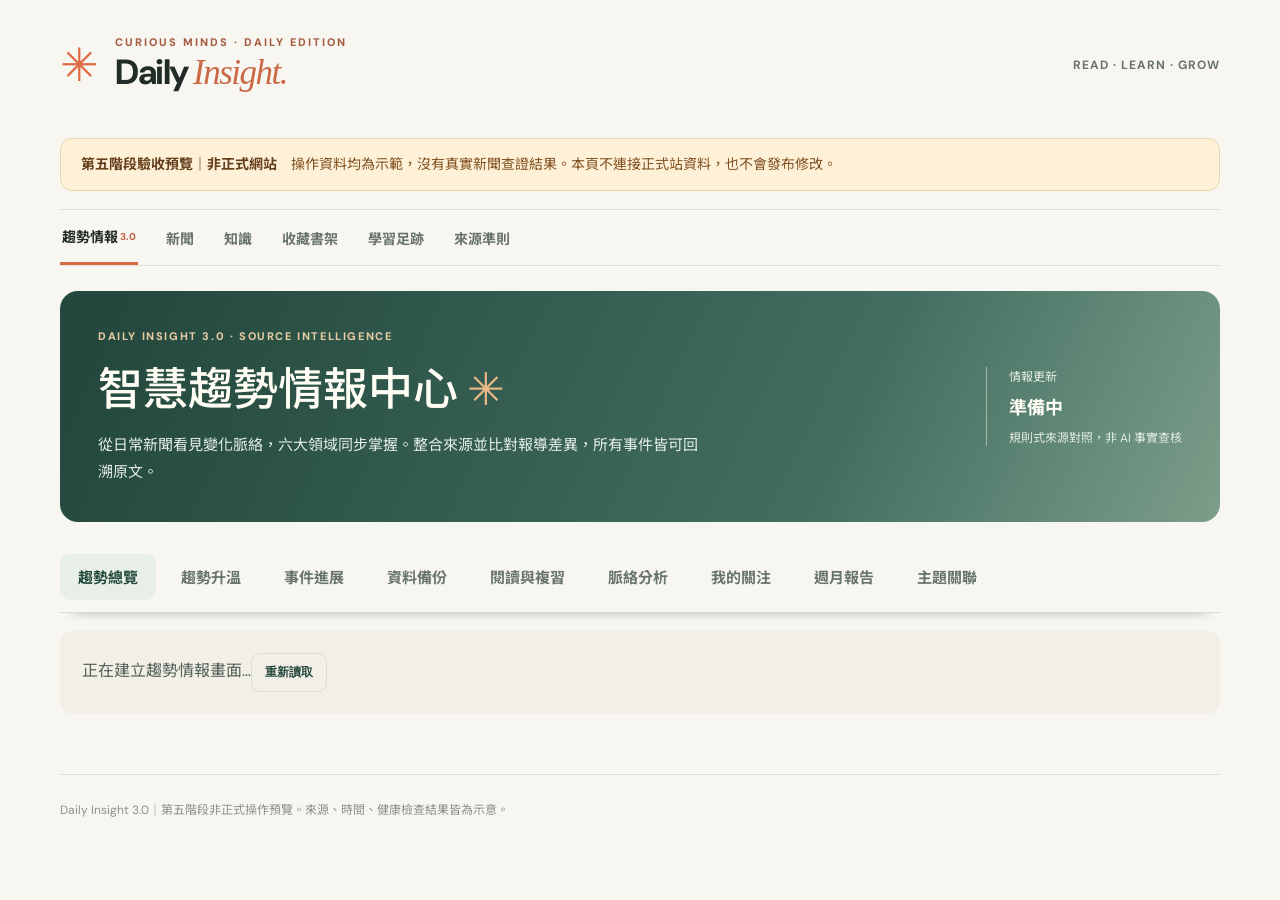
<file: preview/stage5.html>
<!doctype html>
<html lang="zh-Hant">
<head>
  <meta charset="utf-8">
  <meta name="viewport" content="width=device-width,initial-scale=1">
  <title>Daily Insight 3.0｜第五階段驗收預覽（非正式）</title>
  <link rel="stylesheet" href="../style.css?v=trends3-stage5">
  <style>
    .preview-ribbon{background:#fff1d8;color:#805020;padding:13px 20px;border:1px solid #e9d4ad;border-radius:12px;margin:18px 0;font-size:14px;line-height:1.8}
    .preview-nav-only{display:inline-flex;align-items:center;min-height:44px;cursor:default!important}
    .preview-ribbon strong{color:#653e1c}
  </style>
  <script>
    // Isolated demo data. This page never contacts or modifies the live data feed.
    const DEMO_EVENTS = [
      {
        id:'demo-stage5-semiconductor',aliases:[],title:'【示範事件】某晶片業者公布先進封裝產能規劃',
        primary_topic:'semiconductors',related_topics:['technology_ai','business_management'],importance_score:7,
        importance_factors:{topical:3,impact:1,recency:2,sources:1},status:'developing',
        first_seen_at:'2026-11-19T01:00:00Z',updated_at:'2026-11-19T03:00:00Z',
        source_count:3,facts:[],watchpoint:'檢視後續官方公告與實際產能進度。',
        independently_verified:false,evidence_status:'primary_source_available',origin_priority:'primary_source',
        articles:[
          {title:'【示範】晶片業者發布先進封裝產能計畫',source:'示範官方發布者',source_type:'official',content_access:'licensed_full_text',source_group:'demo-official',source_domain:'official.example',url:'https://official.example/plan',published_at:'2026-11-19T01:00:00Z'},
          {title:'【示範】晶片業者發布先進封裝產能計畫',source:'示範媒體甲',source_type:'media',content_access:'headline_only',source_group:'demo-media-1',source_domain:'media-one.example',url:'https://media-one.example/plan',published_at:'2026-11-19T02:00:00Z'},
          {title:'【示範】晶片業者新產能規劃與供應鏈觀察',source:'示範媒體乙',source_type:'media',content_access:'excerpt',source_group:'demo-media-2',source_domain:'media-two.example',url:'https://media-two.example/plan',published_at:'2026-11-19T03:00:00Z'}
        ],
        headline_groups:[
          {headline:'【示範】晶片業者發布先進封裝產能計畫',article_urls:['https://official.example/plan','https://media-one.example/plan'],source_groups:['demo-official','demo-media-1'],status:'similar_headline_only',independently_verified:false},
          {headline:'【示範】晶片業者新產能規劃與供應鏈觀察',article_urls:['https://media-two.example/plan'],source_groups:['demo-media-2'],status:'similar_headline_only',independently_verified:false}
        ]
      }
    ];
    DEMO_EVENTS[0].article_urls = DEMO_EVENTS[0].articles.map(item=>item.url);
    const DEMO_DATA = {
      './data/trends.json':{schema_version:1,generated_at:'2026-11-19T04:00:00Z',method:'demo_only',topics:[
        {id:'technology_ai',label:'科技與 AI'}, {id:'semiconductors',label:'半導體產業'},
        {id:'global_finance',label:'全球經濟與金融'}, {id:'business_management',label:'企業經營與管理'},
        {id:'politics_policy',label:'國際政治與政策'}, {id:'consumer_lifestyle',label:'生活與消費趨勢'}
      ],events:DEMO_EVENTS},
      './data/trend-history.json':{schema_version:1,days:[{date:'2026-11-19',total_events:1,topic_counts:{semiconductors:1},top_event_ids:['demo-stage5-semiconductor']}]},
      './data/source-health.json':{schema_version:1,generated_at:'2026-11-19T04:00:00Z',links:{
        'https://official.example/plan':{status:'available',http_status:200,checked_at:'2026-11-19T03:30:00Z'},
        'https://media-one.example/plan':{status:'unknown',http_status:403,checked_at:'2026-11-19T03:30:00Z'}
      }}
    };
    const originalFetch = window.fetch.bind(window);
    window.fetch = async function(resource, options) {
      const key = String(resource);
      if (Object.prototype.hasOwnProperty.call(DEMO_DATA,key)) {
        return {ok:true,status:200,json:async()=>DEMO_DATA[key]};
      }
      return originalFetch(resource,options);
    };
    function render() {
      if (window.DailyTrends) document.getElementById('main').innerHTML = window.DailyTrends.render([]);
    }
    document.addEventListener('DOMContentLoaded', render);
    document.addEventListener('click', event=>{
      if(event.target.closest('a[href*=".example/"]')){
        event.preventDefault();
        window.alert('此連結僅用於展示畫面，並非真實新聞網址。');
      }
    });
  </script>
  <script src="../trends.js?v=trends3-stage5" defer></script>
</head>
<body>
  <div class="shell">
    <header class="mast">
      <div class="brand"><span class="brandmark">✳</span><div><div class="eyebrow">CURIOUS MINDS · DAILY EDITION</div><h1>Daily <em>Insight.</em></h1></div></div>
      <div class="header-right">READ · LEARN · GROW</div>
    </header>
    <div class="preview-ribbon" role="status"><strong>第五階段驗收預覽｜非正式網站</strong>　操作資料均為示範，沒有真實新聞查證結果。本頁不連接正式站資料，也不會發布修改。</div>
    <div class="site-toolbar"><nav aria-label="主選單（示意）">
      <span class="tab active preview-nav-only">趨勢情報 <span class="nav-new">3.0</span></span>
      <span class="tab preview-nav-only">新聞</span><span class="tab preview-nav-only">知識</span>
      <span class="tab preview-nav-only">收藏書架</span><span class="tab preview-nav-only">學習足跡</span><span class="tab preview-nav-only">來源準則</span>
    </nav></div>
    <main id="main"><p>正在載入第五階段示範事件…</p></main>
    <footer>Daily Insight 3.0｜第五階段非正式操作預覽。來源、時間、健康檢查結果皆為示意。</footer>
  </div>
</body>
</html>
</file>
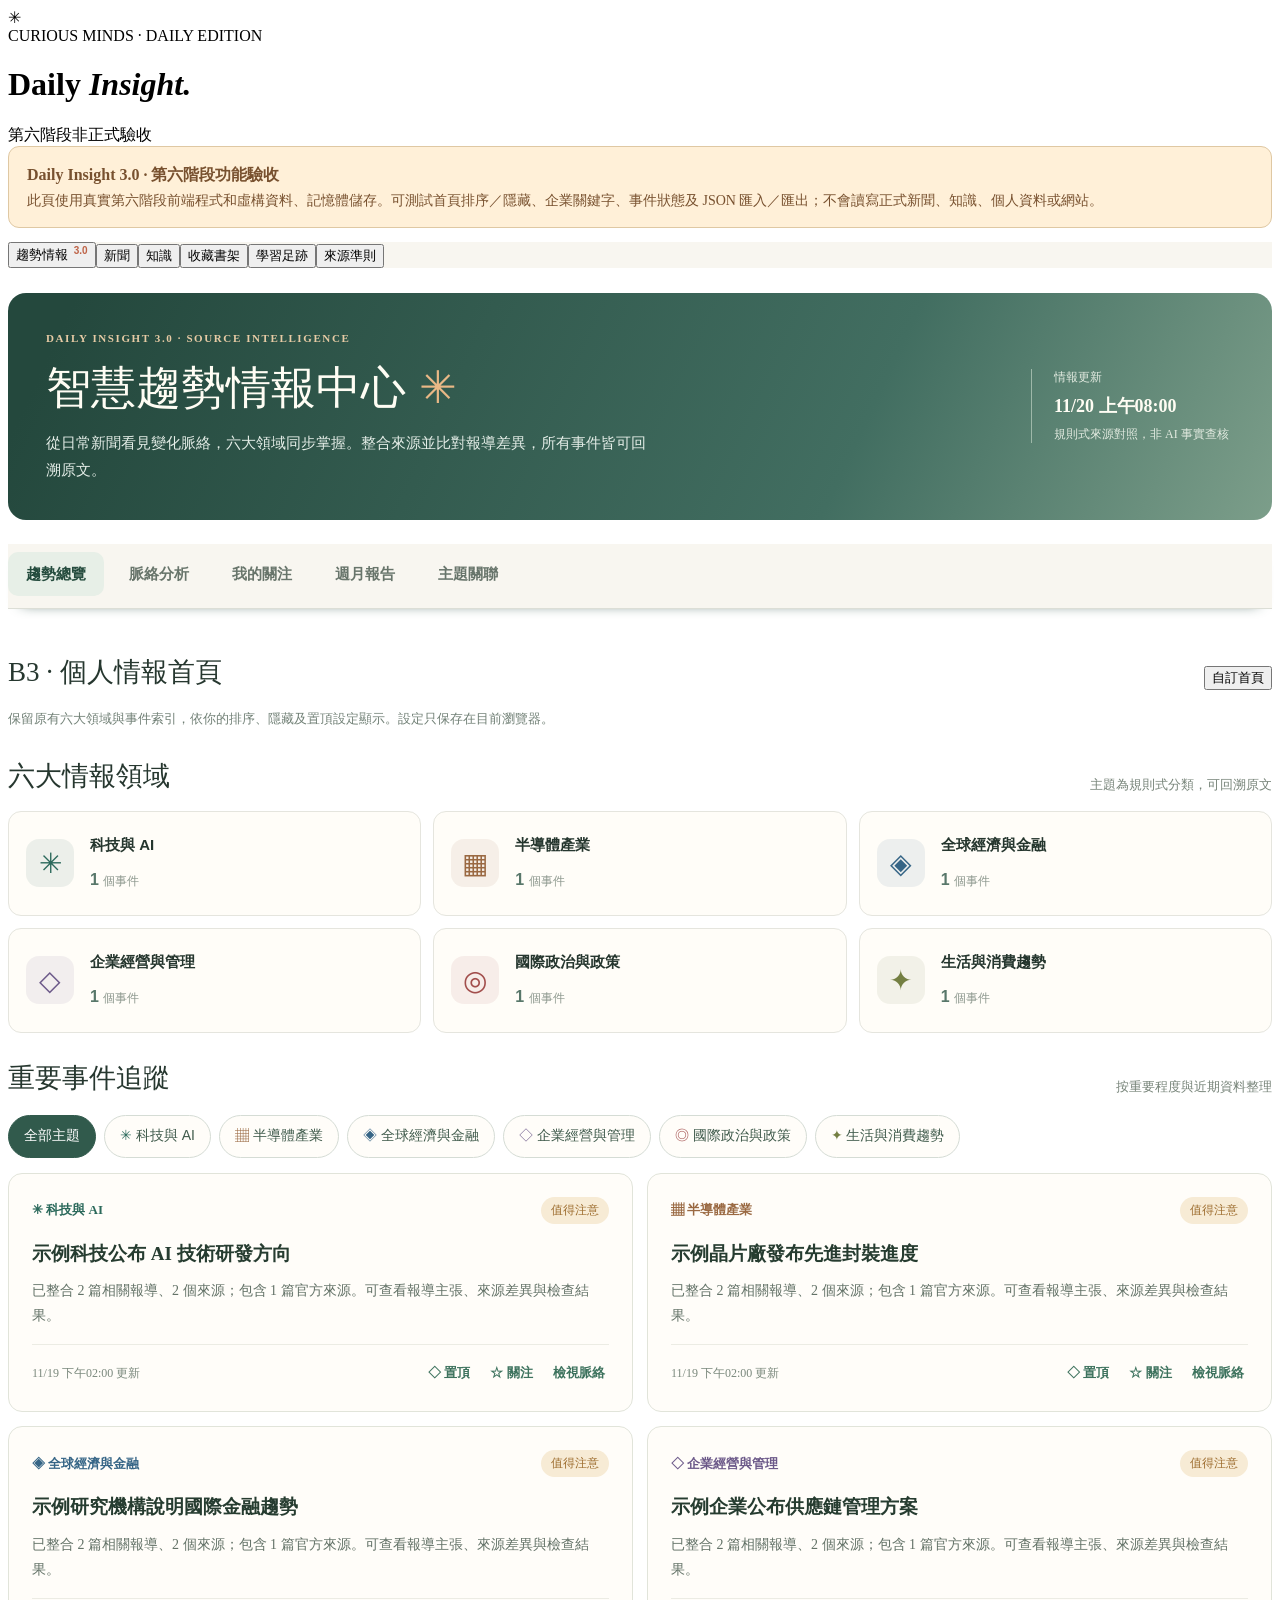
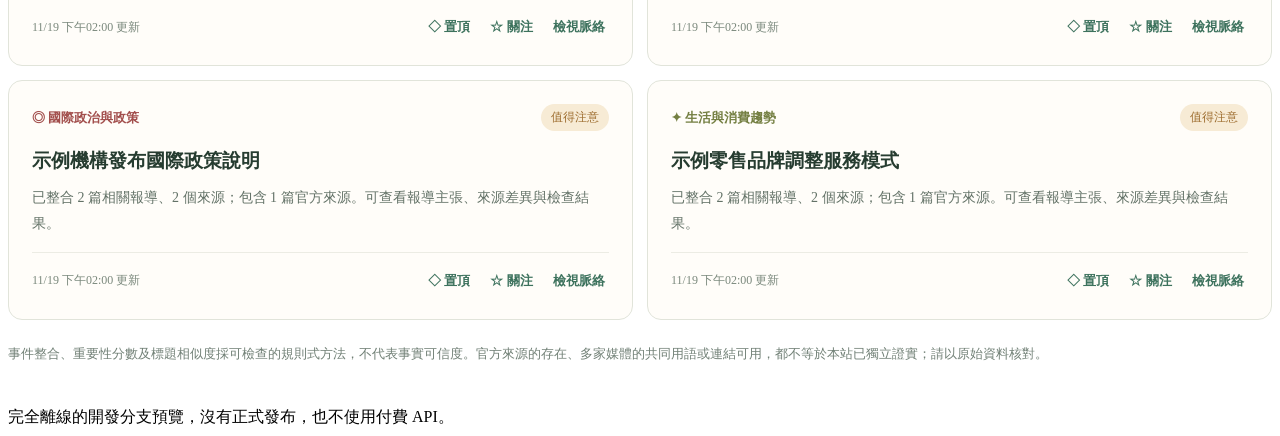
<file: preview/stage6-acceptance.html>
<!doctype html><html lang="zh-Hant"><head><meta charset="utf-8">
<meta name="viewport" content="width=device-width,initial-scale=1"><title>Daily Insight 3.0 第六階段 · 非正式驗收</title>
<style>500;600;700&family=Noto+Sans+TC:wght@400;500;600;700;800&display=swap');:root{font-family:'DM Sans','Noto Sans TC',sans-serif;color:#212b27;background:#f8f6f0}*{box-sizing:border-box}body{margin:0}.shell{max-width:1220px;margin:auto;padding:0 30px}.mast{padding:35px 0 25px;display:flex;align-items:center;justify-content:space-between;gap:15px}.brand{display:flex;align-items:center;gap:16px}.brandmark{font-size:46px;color:#de6b43}.eyebrow,.kicker{font-size:11px;font-weight:800;letter-spacing:2px;color:#a45c42}h1{font-size:35px;margin:0;letter-spacing:-1.5px}h1 em{font-family:Georgia,serif;color:#c96945;font-weight:400}.header-right{font-size:12px;font-weight:700;letter-spacing:1px;color:#68736b;display:flex;align-items:center;gap:10px}.live-dot{width:7px;height:7px;background:#598774;border-radius:50%}nav{display:flex;gap:26px;border-top:1px solid #e2e1d9;border-bottom:1px solid #e2e1d9;overflow-x:auto}.tab{border:0;background:none;color:#67736b;padding:16px 2px;white-space:nowrap;font-size:14px;cursor:pointer;font-weight:700}.tab.active{color:#222b26;border-bottom:3px solid #d56b46}.hero{padding:48px 0 35px;display:grid;grid-template-columns:1.3fr .7fr;gap:40px;align-items:center}.hero h2{font-family:Georgia,'Noto Sans TC',serif;font-size:clamp(38px,5vw,64px);font-weight:500;line-height:1.18;letter-spacing:-2px;margin:15px 0}.hero p{color:#65736b;line-height:1.9;max-width:600px}.hero-art{border-radius:140px 140px 18px 18px;background:radial-gradient(circle at 72% 22%,#f5d9a4 0 11%,transparent 12%),linear-gradient(140deg,#b8d0bd,#4e796c 65%,#254b48);height:280px;position:relative;overflow:hidden}.hero-art:before{content:'✳';position:absolute;top:45px;left:20%;font-size:155px;color:#f4ead1;opacity:.9}.hero-art:after{content:'LEARN SOMETHING NEW';position:absolute;bottom:18px;right:20px;color:white;font-size:11px;letter-spacing:3px}.statsline{display:flex;gap:20px;flex-wrap:wrap;color:#78837a;font-size:12px}.sectionhead{display:flex;align-items:end;justify-content:space-between;margin:24px 0 20px;gap:15px}.sectionhead h2,.sectiontitle{font-family:Georgia,'Noto Sans TC',serif;font-size:29px;font-weight:500;margin:0}.filters{display:flex;gap:9px;overflow:auto;padding:0 0 18px}.filter,.mode{background:transparent;border:1px solid #d9dcd4;border-radius:40px;padding:9px 14px;color:#4c5a52;white-space:nowrap;cursor:pointer}.filter.selected,.mode.active{background:#294b40;color:white;border-color:#294b40}.grid{display:grid;grid-template-columns:repeat(3,minmax(0,1fr));gap:19px}.card{border:1px solid #e5e3db;background:#fffdf8;border-radius:14px;overflow:hidden;display:flex;flex-direction:column;min-height:320px}.card-art{height:116px;background:#b6c8bb;position:relative;overflow:hidden}.card-art:after{content:'✦';position:absolute;right:22px;top:-30px;font-size:130px;color:#fff9e8;opacity:.6}.card:nth-child(3n+2) .card-art{background:#e2c6ae}.card:nth-child(3n+3) .card-art{background:#b2c5d1}.card-body{padding:22px;display:flex;flex-direction:column;flex:1}.meta{font-size:11px;color:#8a8d83;letter-spacing:.5px}.card h3{font-size:20px;line-height:1.5;margin:13px 0;letter-spacing:-.3px}.card p{font-size:13px;color:#65736b;line-height:1.8;flex:1}.actions{display:flex;gap:8px;flex-wrap:wrap;margin-top:16px}.btn{border:1px solid #d9dfd8;background:transparent;padding:10px 13px;border-radius:9px;color:#294b40;cursor:pointer;font-size:12px;font-weight:700;text-decoration:none}.btn.primary{background:#294b40;color:white;border-color:#294b40}.notice,.empty{padding:22px;background:#f1efe6;border-radius:12px;color:#536159;line-height:1.9;margin:18px 0}.reader{max-width:830px;margin:35px auto 70px}.back{border:0;background:none;color:#8c604e;cursor:pointer;padding:10px 0}.reader h2{font-family:Georgia,'Noto Sans TC',serif;font-size:clamp(29px,4vw,46px);line-height:1.45;font-weight:500;margin:15px 0}.reader-intro{font-size:15px;color:#68746b;line-height:1.8}.reader-panel{background:#fffdf8;border:1px solid #e4e2da;padding:28px;border-radius:15px;margin:25px 0}.reader-panel h3{margin-top:0}.reader-text{font-size:18px;line-height:2;white-space:pre-wrap}.compare{display:grid;grid-template-columns:1fr 1fr;gap:18px}.compare>div{background:#f4f3ec;border-radius:12px;padding:20px}.compare label{font-size:12px;font-weight:700;color:#ae6346}.reader-note{font-size:12px;color:#78847b;line-height:1.8}.stat{font-size:48px;color:#c56c4e}footer{border-top:1px solid #e2e1d9;margin-top:60px;padding:25px 0 45px;font-size:12px;color:#88928a}@media(max-width:800px){.shell{padding:0 18px}.mast{padding:24px 0}.header-right{display:none}.hero{grid-template-columns:1fr;padding:35px 0 20px;gap:20px}.hero-art{height:160px;border-radius:15px}.hero-art:before{top:-20px;font-size:150px}.grid{grid-template-columns:1fr 1fr}.compare{grid-template-columns:1fr}}@media(max-width:560px){.grid{grid-template-columns:1fr}.card{min-height:0}.card-art{height:90px}.reader-panel{padding:18px}h1{font-size:29px}}
/* V1.4: evidence-first bilingual reader */
.evidence-list{display:grid;gap:16px;margin:24px 0}.evidence-row{border:1px solid #ded9d1;border-radius:14px;padding:22px;background:#fff}.evidence-row.compare{display:grid;grid-template-columns:1fr 1fr;gap:24px}.evidence-row.compare>div+div{border-left:1px solid #e4dfd6;padding-left:24px}.translation-missing{color:#8a6250;font-style:italic}.evidence-row .reader-text{white-space:pre-wrap;overflow-wrap:anywhere;line-height:1.9}@media(max-width:700px){.evidence-row.compare{grid-template-columns:1fr}.evidence-row.compare>div+div{border-left:0;border-top:1px solid #e4dfd6;padding-left:0;padding-top:18px}}

/* V1.7 article photography and knowledge challenges */
.card-art.has-photo:after{display:none}.card-art{height:160px}.reader-cover{height:300px;border-radius:16px;background:linear-gradient(120deg,#b6c8bb,#d8b99d);margin:20px 0;overflow:hidden}.quiz-panel{background:#fffdf8;border:1px solid #e2ded4;border-radius:16px;padding:24px;margin:30px 0}.quiz-panel h3{font-size:24px}.quiz-question{border:0;border-top:1px solid #e4e1d9;padding:18px 0;margin:0}.quiz-question legend{font-weight:700;line-height:1.7;padding-top:12px}.quiz-choice{display:block;border:1px solid #dddcd5;border-radius:9px;padding:12px;margin:9px 0;cursor:pointer;line-height:1.6}.quiz-choice:has(input:checked){border-color:#294b40;background:#eff5ef}.quiz-feedback{background:#edf4e9;padding:18px;border-radius:12px;line-height:1.8;margin-top:18px}.badge-grid{display:grid;grid-template-columns:repeat(3,minmax(0,1fr));gap:12px;margin:22px 0}.badge-card{background:#fffdf8;border:1px solid #e2ded4;padding:20px;border-radius:12px;display:flex;flex-direction:column;gap:8px}.badge-card strong{font-size:17px}.badge-card small{color:#69756c}.badge-card.locked{opacity:.5}@media(max-width:600px){.badge-grid{grid-template-columns:repeat(2,minmax(0,1fr))}.reader-cover{height:190px}}

.site-toolbar {
 position: sticky;
 top: 0;
 z-index: 10;
 background: #f8f6f0;
 padding-top: env(safe-area-inset-top, 0px);
}
.site-toolbar #explore-toolbar>p.meta{margin:0 0 16px}
#explore-toolbar .explore-topics{flex-wrap:nowrap}
#explore-toolbar .filter{flex:none}
@media(max-width:600px){nav{flex-wrap:wrap;gap:0 16px}.tab{padding:12px 2px}}

.article-prose{margin:24px 0}
.article-prose>.reader-text{margin:0 0 1em}

@media(max-width:800px){
 .site-toolbar nav{flex-wrap:nowrap;gap:0 16px}
 .site-toolbar nav .tab{flex:none;padding:12px 2px}
 #explore-toolbar .sectionhead{margin:12px 0 4px}
 #explore-toolbar .sectionhead h2{font-size:23px}
 .site-toolbar #explore-toolbar>p.meta{margin:0 0 8px}
 #explore-toolbar .explore-topics{padding-bottom:8px}
}

/* Let each image set the frame height so the entire composition is visible. */
.article-visual .card-art,.article-visual .reader-cover{height:auto;background:none}
.article-visual .card-art:after{display:none}
.article-visual .reader-cover{margin:16px auto 8px;max-width:720px}
.topic-art[hidden]{display:none}
.topic-art{color:var(--art-ink)}
.illustration-frame{background:var(--art-bg)}
.illustration-frame.has-generated svg{display:none}
.illustration-frame svg,.illustration-frame img,.official-photo,.official-photo img{display:block;width:100%;height:auto}
.official-photo:focus-visible{outline:3px solid #286452;outline-offset:-4px}
.visual-label{display:block;padding:3px 8px;background:#f8f6f0;color:#536159;text-align:right;font-size:11px;line-height:1.4}
.photo-credit{max-width:720px;margin:0 auto 12px}

#explore-toolbar:has(.reader-back){max-width:830px;margin-inline:auto}
.reader-back{display:block;min-height:44px;padding:8px 10px;margin-left:-10px;font-size:15px;font-weight:700}
.reader{margin-top:20px}

.reader-aside-inner {
 border: 1px solid #e2e1d9;
 border-radius: 12px;
 background: #f4f2ea;
 padding: 18px;
}
.reader-aside-inner > h2, .reader-panel-header h2 {
 font-size: 16px;
 margin: 0 0 12px;
}
.reader-float-button { display: none; }
.reader-related { list-style: none; margin: 0; padding: 0; }
.reader-related li + li, .reader-context-rows > div + div {
 border-top: 1px solid #e2e1d9;
 padding-top: 12px;
 margin-top: 12px;
}
.reader-related-link {
 font: inherit;
 font-size: 14px;
 font-weight: 700;
 color: #294b40;
 line-height: 1.5;
}
button.reader-related-link {
 text-align: left;
 border: 0;
 background: none;
 padding: 0;
 cursor: pointer;
 text-decoration: underline;
 text-underline-offset: 3px;
}
.reader-context-meta {
 display: block;
 margin-top: 4px;
 font-size: 12px;
 color: #56635a;
}
.reader-context-meta a { color: #294b40; }
.reader-related p, .reader-context-rows dd, .reader-diagram {
 margin: 6px 0 0;
 font-size: 13px;
 line-height: 1.65;
 overflow-wrap: anywhere;
}
.reader-context-rows { margin: 0; }
.reader-context-rows dt { font-size: 14px; font-weight: 700; }

.reader-diagram { max-width: 520px; }
.diagram-question { font-weight: 700; margin: 0 0 10px; }
.diagram-options { list-style: none; padding: 0; margin: 0 0 12px; display: grid; gap: 6px; }
.diagram-options li {
 display: grid;
 grid-template-columns: minmax(2.5em, auto) 1fr;
 gap: 1px 8px;
 padding: 5px 8px;
 border: 1px solid #dedfd5;
 border-radius: 6px;
 background: #fffdf8;
}
.diagram-options small { grid-column: 2; color: #324c41; }
.diagram-options .diagram-forgone { border-color: #658070; background: #e4eee5; }
.reader-diagram figcaption { font-weight: 700; }
.diagram-check { margin-top: 10px; }
.diagram-check summary { cursor: pointer; color: #294b40; }
.diagram-check p { margin: 6px 0; }
.diagram-expand {
 font: inherit;
 text-decoration: underline;
 padding: 6px 0;
 background: none;
 color: #294b40;
 border: 0;
 cursor: pointer;
}
.reader-diagram-dialog {
 width: min(520px, calc(100% - 36px));
 max-height: 85vh;
 padding: 22px;
 background: #fffdf8;
 color: #212b27;
 border: 1px solid #d9dfd8;
 border-radius: 14px;
}
.reader-diagram-dialog::backdrop { background: #182b226b; }
.reader-diagram-dialog form { float: right; }
.reader-diagram-dialog .reader-diagram { font-size: 16px; }
.has-reader-asides > .reader { margin-bottom: 24px; }

.reader-panel-diagram + .reader-glossary {
 border-top: 1px solid #e2e1d9;
 margin-top: 18px;
 padding-top: 18px;
}
.reader-panel-diagram h3 { font-size: 15px; margin: 0 0 8px; }
.glossary-filter {
 display: grid;
 gap: 6px;
 margin-bottom: 15px;
 font-size: 13px;
 font-weight: 600;
}
.glossary-filter input {
 width: 100%;
 min-height: 40px;
 padding: 7px 10px;
 font: inherit;
 font-size: 16px;
 background: #fffdf8;
 color: #212b27;
 border: 1px solid #bdc8bf;
 border-radius: 8px;
}
.reader-glossary dt small { color: #54645b; font-weight: 400; }
.reader-panel-dialog {
 position: fixed;
 inset: auto 0 0;
 width: min(620px, 100%);
 max-width: 100%;
 max-height: 82vh;
 max-height: 82dvh;
 margin: 0 auto;
 padding: 0;
 border: 1px solid #d9dfd8;
 border-radius: 18px 18px 0 0;
 background: #fffdf8;
 color: #212b27;
}
.reader-panel-dialog[open] { display: flex; flex-direction: column; }
.reader-panel-dialog::backdrop { background: #182b227d; }
.reader-panel-header {
 display: flex;
 align-items: center;
 justify-content: space-between;
 gap: 12px;
 padding: 10px 18px;
 border-bottom: 1px solid #e2e1d9;
 background: #f4f2ea;
}
.reader-panel-header h2 { margin: 0; }
.reader-panel-header button { min-height: 44px; }
.reader-panel-body {
 overflow: auto;
 overscroll-behavior: contain;
 padding: 16px 18px calc(22px + env(safe-area-inset-bottom, 0px));
}
.reader-panel-body .reader-context-rows dd,
.reader-panel-body .reader-related p { font-size: 15px; }
body:has(.reader-panel-dialog[open], .reader-diagram-dialog[open]) { overflow: hidden; }

@media (max-width: 1199px) {
 .reader-aside-inner { display: none; }
 .reader-layout.has-reader-asides { padding-bottom: calc(72px + env(safe-area-inset-bottom, 0px)); }
 .reader-float-button {
  display: inline-flex;
  position: fixed;
  bottom: calc(12px + env(safe-area-inset-bottom, 0px));
  z-index: 12;
  align-items: center;
  min-height: 44px;
  padding: 8px 14px;
  border: 1px solid #628778;
  border-radius: 24px;
  background: #294b40;
  color: #fff;
  font: inherit;
  font-size: 14px;
  font-weight: 700;
  box-shadow: 0 2px 8px #202b2633;
  cursor: pointer;
 }
 .reader-aside-left .reader-float-button { left: max(12px, env(safe-area-inset-left, 0px)); }
 .reader-aside-right .reader-float-button { right: max(12px, env(safe-area-inset-right, 0px)); }
}

@media (min-width: 1200px) {
 .shell:has(.reader-layout.has-reader-asides) {
  max-width: 1920px;
  padding-inline: clamp(28px, 2.6vw, 56px);
 }
 .reader-layout.has-reader-asides {
  display: grid;
  grid-template-columns: minmax(0, 890px);
  grid-template-areas: "article";
  align-items: start;
  justify-content: center;
  gap: clamp(18px, 1.45vw, 28px);
 }
 .reader-layout.has-reader-asides:has(.reader-aside-left) {
  grid-template-columns: minmax(215px, 380px) minmax(0, 890px);
  grid-template-areas: "related article";
 }
 .reader-layout.has-reader-asides:has(.reader-aside-right) {
  grid-template-columns: minmax(0, 890px) minmax(215px, 380px);
  grid-template-areas: "article context";
 }
 .reader-layout.has-reader-asides:has(.reader-aside-left):has(.reader-aside-right) {
  grid-template-columns: minmax(215px, 1fr) minmax(0, 890px) minmax(215px, 1fr);
  grid-template-areas: "related article context";
 }
 .reader-layout.has-reader-asides > .reader {
  grid-area: article;
  min-width: 0;
  max-width: 890px;
  width: 100%;
 }
 .reader-aside { width: 100%; min-width: 0; margin: 20px 0 0; }
 .reader-aside-left { grid-area: related; }
 .reader-aside-right { grid-area: context; }
 .reader-aside-inner .reader-context-rows dd,
 .reader-aside-inner .reader-related p { font-size: 14px; }
}
@media (min-width: 1200px) and (min-height: 700px) {
 .reader-aside {
  position: sticky;
  top: calc(114px + env(safe-area-inset-top, 0px));
  max-height: calc(100dvh - 130px - env(safe-area-inset-top, 0px));
  overflow: auto;
  scrollbar-width: thin;
 }
}

/* Daily Insight 2.0: trend intelligence, preserving the original editorial palette. */
.nav-new{font-size:10px;font-weight:800;color:#be6347;vertical-align:super;margin-left:2px}
.trend-hero{margin:25px 0 24px;padding:36px 38px;border-radius:18px;background:linear-gradient(115deg,#24483d 5%,#426e61 67%,#7c9e8a);color:#fffdf4;display:flex;justify-content:space-between;align-items:center;gap:28px}
.trend-eyebrow{font-size:11px!important;font-weight:800;letter-spacing:1.6px;color:#e7cba5!important}
.trend-hero h2{font-family:Georgia,'Noto Sans TC',serif;font-size:clamp(27px,3.7vw,45px);font-weight:500;line-height:1.3;margin:10px 0 13px}
.trend-hero p{font-size:15px;line-height:1.8;margin:0;color:#e5eee8;max-width:600px}
.trend-hero-star{color:#e9b886;font-family:'DM Sans',sans-serif}
.trend-hero-meta{min-width:180px;border-left:1px solid #9eb8a9;padding-left:22px;display:flex;flex-direction:column;gap:8px}
.trend-hero-meta span,.trend-hero-meta small{color:#e3ebe1;font-size:12px}
.trend-hero-meta strong{font-size:18px}
.trend-tabs{position:sticky;top:env(safe-area-inset-top,0px);z-index:20;display:flex;gap:7px;overflow-x:auto;border-bottom:1px solid #dcded6;padding:8px 0 12px;scrollbar-width:thin;background:#f8f6f0;box-shadow:0 8px 14px -14px #24483d;overscroll-behavior-x:contain}
.trend-tab{border:0;border-radius:10px;padding:12px 18px;background:transparent;white-space:nowrap;color:#68756b;font-size:15px;font-family:inherit;font-weight:700;cursor:pointer;min-height:44px}
.trend-tab.active{background:#e7efe7;color:#254c3e}
.trend-dot{display:inline-block;min-width:20px;padding:2px 5px;margin-left:6px;border-radius:12px;background:#b65a43;color:white;font-size:11px}
.trend-overview,.trend-watch,.trend-reports,.trend-network{padding:18px 0 20px}
.trend-section-title{margin:27px 0 17px;display:flex;justify-content:space-between;align-items:end;gap:12px}
.trend-section-title h3{margin:0;font:500 27px Georgia,'Noto Sans TC',serif;color:#26372f}
.trend-section-title span{color:#778479;font-size:13px}
.trend-topic-grid{display:grid;grid-template-columns:repeat(3,minmax(0,1fr));gap:12px}
.trend-topic-card{display:grid;grid-template-columns:52px 1fr;grid-template-rows:1fr 1fr;align-items:center;column-gap:12px;text-align:left;padding:17px;background:#fffdf8;border:1px solid #e5e5de;border-radius:13px;color:#25362e;min-height:105px;cursor:pointer}
.trend-topic-card:hover,.trend-event-card:hover{border-color:#b9c8bb}
.trend-topic-symbol{grid-row:1/3;width:48px;height:48px;border-radius:13px;display:flex;align-items:center;justify-content:center;font-size:28px}
.trend-topic-card>span:nth-child(2){font-size:15px;font-weight:700}
.trend-topic-card strong{color:#58776a;font-size:16px}.trend-topic-card small{font-weight:400;font-size:12px;color:#8c978d}
.trend-topic-filters{display:flex;gap:8px;overflow-x:auto;padding:2px 0 15px;scrollbar-width:thin}
.trend-chip{white-space:nowrap;border:1px solid #d5dcd5;background:#fffdf9;border-radius:99px;padding:9px 15px;min-height:43px;color:#405b4c;font-size:14px;cursor:pointer}
.trend-chip.active{background:#315a4c;color:#fff;border-color:#315a4c}.trend-chip.active span{color:#fff!important}
.trend-event-list{display:grid;grid-template-columns:repeat(2,minmax(0,1fr));gap:14px}
.trend-event-card{display:flex;flex-direction:column;background:#fffdf9;border:1px solid #e1e4da;border-radius:14px;padding:23px;min-width:0}
.trend-event-top,.trend-event-bottom{display:flex;justify-content:space-between;align-items:center;gap:12px}
.trend-topic-label{font-size:13px;font-weight:800;color:#487263}
.trend-impact{font-size:12px;color:#66786c;border-radius:99px;background:#edf0e8;padding:5px 10px;white-space:nowrap}.trend-impact.mid{background:#f7ebd5;color:#9e6e30}.trend-impact.high{background:#f8e0dc;color:#a94b3d}
.trend-event-card h3{font-size:19px;line-height:1.6;margin:15px 0 9px;overflow-wrap:anywhere}
.trend-event-card h3 button{background:none;border:0;color:#263c30;font:inherit;text-align:left;padding:0;cursor:pointer}
.trend-event-card h3 button:hover{text-decoration:underline;text-underline-offset:4px}
.trend-event-card p{color:#637267;font-size:14px;line-height:1.8;margin:0 0 16px;flex:1}
.trend-event-bottom{border-top:1px solid #ecece4;padding-top:13px;color:#7b897d;font-size:12px;flex-wrap:wrap}
.trend-event-bottom>div,.trend-inline-actions{display:flex;gap:12px;align-items:center;flex-wrap:wrap}
.trend-text-btn{background:none;border:0;color:#3d725d;font-size:13px;font-weight:700;cursor:pointer;padding:4px;min-height:30px}
.trend-text-btn:hover{text-decoration:underline}.trend-unread{display:inline-block;color:#aa5544;margin-left:6px}
.trend-event-card.compact{padding:18px}.trend-event-card.compact h3{font-size:16px}
.trend-footnote,.trend-muted{line-height:1.8;color:#718076;font-size:13px}.trend-footnote{margin:22px 0}.trend-muted{margin:8px 0 20px}
.trend-detail{padding:22px 0}.trend-back{border:0;background:none;color:#875e4b;cursor:pointer;font-weight:700;font-size:15px;min-height:44px}
.trend-detail-heading{background:#eef2ea;border-radius:16px;padding:28px;margin:14px 0 21px}.trend-detail-heading h3{font:500 clamp(24px,3vw,35px)/1.6 Georgia,'Noto Sans TC',serif;margin:15px 0}.trend-detail-meta{font-size:13px;color:#708078;margin-bottom:17px}
.trend-detail-grid{display:grid;grid-template-columns:repeat(2,minmax(0,1fr));gap:16px}.trend-detail-panel{background:#fffdf8;border:1px solid #e1e3dc;border-radius:13px;padding:24px;margin-bottom:16px;min-width:0}
.trend-detail-panel h4{font-size:19px;color:#284d40;margin:0 0 15px}.trend-detail-panel h4:not(:first-child){margin-top:24px}.trend-detail-panel p{font-size:14px;color:#637267;line-height:1.85}
.trend-evidence,.trend-related,.trend-small-list{padding-left:19px;line-height:1.65}.trend-evidence li{margin:16px 0}.trend-evidence strong{font-size:14px;display:block;overflow-wrap:anywhere}.trend-evidence small,.trend-related small{display:block;color:#778579;font-size:12px;margin:5px 0}
.trend-source-link{font-size:12px;line-height:1.7;color:#3f715b;overflow-wrap:anywhere}
.trend-timeline{border-left:2px solid #afc7b5;list-style:none;margin:13px 0 0 5px;padding-left:21px}.trend-timeline li{position:relative;margin:0 0 21px;line-height:1.6;font-size:14px}.trend-timeline li:before{content:'';position:absolute;left:-28px;top:6px;width:10px;height:10px;border-radius:50%;background:#578273}.trend-timeline time{display:block;color:#a36049;font-size:12px;font-weight:800}.trend-timeline small{display:block;color:#829086}
.trend-caution{background:#f8f1e7;border-radius:9px;padding:13px;color:#8f6752!important;font-size:13px;line-height:1.8}
.trend-related button{background:none;border:none;padding:0;cursor:pointer;color:#3e715a;font-size:15px;text-align:left;text-decoration:underline;text-underline-offset:3px}
.trend-preference-grid{display:grid;grid-template-columns:repeat(2,minmax(0,1fr));gap:12px}.trend-preference-grid label{font-size:15px;line-height:1.5;cursor:pointer}.trend-preference-grid input{accent-color:#315d4b;width:17px;height:17px;vertical-align:middle}
.trend-summary-cards{display:grid;grid-template-columns:repeat(3,minmax(0,1fr));gap:12px;margin:20px 0}.trend-summary-cards>div{display:flex;flex-direction:column;gap:6px;background:#eef2eb;border-radius:13px;padding:20px;min-height:112px}.trend-summary-cards strong{font-size:clamp(20px,2.3vw,29px);color:#315e4d;overflow-wrap:anywhere}.trend-summary-cards span{font-size:13px;color:#6c8173}
.trend-report-controls{display:flex;justify-content:space-between;gap:12px;flex-wrap:wrap;align-items:center;margin:15px 0}.trend-report-controls>div{display:flex;gap:8px}
.trend-bars{display:grid;gap:16px;margin-top:23px}.trend-bar-row{display:grid;grid-template-columns:150px 1fr 36px;gap:12px;align-items:center;color:#485c4f;font-size:13px}.trend-bar-row strong{text-align:right;color:#325a4d}.trend-bar-rail{height:12px;background:#f0f0e7;border-radius:99px;overflow:hidden}.trend-bar-rail i{display:block;height:100%;border-radius:99px;min-width:2px}
.trend-network-topics{display:grid;grid-template-columns:repeat(3,minmax(0,1fr));gap:12px;margin:24px 0}.trend-network-node{background:#fffdf8;border:1px solid var(--node);color:var(--node);border-radius:13px;padding:22px 10px;font-size:16px;font-weight:700;cursor:pointer;min-height:74px}
.trend-links{list-style:none;padding:0}.trend-links li{display:flex;align-items:center;gap:10px;border-bottom:1px solid #ebece4;padding:12px 0;font-size:14px}.trend-links li span:first-child{min-width:105px}.trend-links li span:nth-child(3){min-width:100px}.trend-links strong{color:#517563;font-size:12px;white-space:nowrap}.trend-link-line{flex:1;height:2px;background:#aac6b2}
.trend-announcement{position:fixed;bottom:20px;left:50%;transform:translateX(-50%);background:#285644;color:white;padding:10px 18px;border-radius:9px;z-index:35}
@media(max-width:850px){.trend-hero{padding:24px;align-items:start}.trend-topic-grid{grid-template-columns:repeat(2,minmax(0,1fr))}.trend-detail-grid{grid-template-columns:1fr}}
@media(max-width:600px){.trend-hero{display:block;padding:22px;margin:13px 0 15px}.trend-hero-meta{border:0;border-top:1px solid #91ae9b;padding:12px 0 0;margin-top:18px;gap:4px}.trend-hero-meta strong{font-size:15px}.trend-tabs{gap:4px}.trend-tab{font-size:14px;padding:11px 13px}.trend-section-title{align-items:start;flex-direction:column;gap:5px}.trend-section-title h3{font-size:23px}.trend-topic-grid,.trend-event-list,.trend-network-topics{grid-template-columns:1fr}.trend-topic-card{min-height:82px;padding:11px}.trend-event-card{padding:19px}.trend-detail-heading{padding:18px}.trend-detail-panel{padding:18px}.trend-summary-cards{grid-template-columns:repeat(2,minmax(0,1fr))}.trend-summary-cards>div:last-child{grid-column:1/-1}.trend-preference-grid{grid-template-columns:1fr}.trend-bar-row{grid-template-columns:105px 1fr 30px;gap:7px;font-size:12px}.trend-links li{flex-wrap:wrap}.trend-links li span:first-child,.trend-links li span:nth-child(3){min-width:0}.trend-network-node{min-height:65px}}
@media(prefers-reduced-motion:reduce){.trend-event-card,.trend-topic-card{transition:none}}

/* Daily Insight 3.0 stage 5: source inspection / evidence comparison. */
.trend-investigation{margin:4px 0 20px}
.trend-pane-tabs{display:flex;gap:8px;flex-wrap:wrap;padding:8px 0 15px}
.trend-pane-tab{font:700 14px 'DM Sans','Noto Sans TC',sans-serif;color:#365848;background:#fffdf8;border:1px solid #cbd8cd;border-radius:10px;min-height:44px;padding:10px 16px;cursor:pointer}
.trend-pane-tab.active{color:#fff;background:#315a4c;border-color:#315a4c}
.trend-investigation-panel{margin-bottom:18px}
.trend-proof-summary{display:flex;flex-wrap:wrap;gap:8px;margin:0 0 14px}
.trend-proof-pill{font-size:13px;font-weight:700;padding:7px 11px;border-radius:99px}
.trend-proof-pill.has-primary{background:#e1efe4;color:#2c6648}.trend-proof-pill.pending{background:#f6eee0;color:#865a34}
.trend-claim-groups{display:grid;grid-template-columns:repeat(2,minmax(0,1fr));gap:12px;margin:18px 0}
.trend-claim-row{background:#f4f6ef;border:1px solid #e0e6dd;border-radius:12px;padding:17px;min-width:0}
.trend-claim-row strong{display:block;color:#2b4d3c;font-size:16px;line-height:1.7;overflow-wrap:anywhere}
.trend-claim-row small{display:block;color:#65766b;margin-top:9px;font-size:13px}
.trend-claim-label{font-size:13px;color:#926342;font-weight:800;margin-bottom:9px}
.trend-claim-links{display:grid;gap:7px;margin-top:13px}
.trend-quality-list{display:grid;gap:12px;margin-top:17px}
.trend-quality-item{display:grid;grid-template-columns:minmax(140px,1fr) minmax(220px,1.3fr);gap:12px 20px;border:1px solid #e1e5dc;border-radius:12px;padding:16px;min-width:0}
.trend-quality-item strong{font-size:16px;color:#294d3d}.trend-quality-item small{display:block;font-size:13px;color:#66766c;line-height:1.6;margin-top:5px;overflow-wrap:anywhere}
.trend-quality-badges{display:flex;flex-wrap:wrap;gap:7px;align-items:start}.trend-quality-badges>span{font-size:13px;border-radius:8px;background:#edf2e9;padding:6px 8px;line-height:1.5}
.trend-quality-badges .trend-link-status.good{background:#e1f0e3;color:#2c6848}.trend-quality-badges .trend-link-status.bad{background:#f9e3df;color:#a04b3d}.trend-quality-badges .trend-link-status.pending{background:#f6efe1;color:#805b38}
.trend-quality-link{grid-column:1/-1;overflow-wrap:anywhere}
.trend-compare-grid{display:grid;grid-template-columns:repeat(2,minmax(0,1fr));gap:14px;margin:18px 0}
.trend-compare-column{display:flex;flex-direction:column;gap:8px;min-width:0}.trend-compare-column label{font-size:15px;font-weight:700;color:#365849}
.trend-compare-column select{width:100%;min-height:44px;border:1px solid #c8d7c8;border-radius:10px;background:#fff;padding:9px 12px;font:inherit;font-size:15px;color:#284a3a}
.trend-compare-content{background:#f4f6ef;border:1px solid #e0e5db;border-radius:12px;padding:18px;min-height:200px;display:flex;flex-direction:column;gap:13px}
.trend-compare-content strong{font-size:17px;line-height:1.7;color:#2a4b3e;overflow-wrap:anywhere}.trend-compare-content p{margin:0}.trend-compare-content a{margin-top:auto}
.trend-compare-meta{font-size:13px;color:#65796b}.trend-compare-assessment{padding:14px 16px;background:#edf2e9;border-radius:10px;font-size:14px;line-height:1.8;color:#3d5d4b}
@media(max-width:700px){.trend-compare-grid,.trend-claim-groups,.trend-quality-item{grid-template-columns:1fr}.trend-compare-content{min-height:0}.trend-quality-link{grid-column:auto}}

/* Daily Insight 3.0 stage 6 — personal dashboard, watch terms, progress and backup. */
.trend-personal-layout{max-width:800px}
.trend-personal-row{display:flex;justify-content:space-between;align-items:center;gap:15px;padding:13px 0;border-bottom:1px solid #e3e8df;min-width:0}
.trend-personal-row:last-of-type{border-bottom:0}
.trend-personal-row label{font-size:15px;font-weight:700;line-height:1.6;display:flex;align-items:center;gap:8px}
.trend-personal-row input{accent-color:#315d4b;width:18px;height:18px}
.trend-personal-row strong{font-size:16px;color:#2b4939;overflow-wrap:anywhere}
.trend-personal-row small{display:block;color:#637667;line-height:1.75;font-size:13px;margin-top:5px;overflow-wrap:anywhere}
.trend-personal-actions{display:flex;gap:8px;align-items:center;flex-wrap:wrap;flex:none}
.trend-personal-actions>button:not(.btn){background:#fffdf8;border:1px solid #ccd8cc;border-radius:8px;min-width:40px;min-height:40px;color:#305844;font-size:18px;cursor:pointer}
.trend-personal-actions button:disabled{opacity:.4;cursor:default}
.trend-personal-two,.trend-backup-grid{display:grid;grid-template-columns:repeat(2,minmax(0,1fr));gap:17px}
.trend-personal-form{display:grid;grid-template-columns:1fr 1fr;gap:14px}
.trend-personal-field{display:grid;gap:7px;font-weight:700;font-size:14px;color:#375b48;min-width:0}
.trend-personal-field input,.trend-personal-field select{width:100%;min-width:0;min-height:44px;border:1px solid #c2d1c4;border-radius:9px;background:#fff;color:#253b30;padding:9px 12px;font:inherit;font-size:16px}
.trend-personal-field input[type=file]{line-height:1.7;max-width:100%}
.trend-personal-wide{grid-column:1/-1}
.trend-personal-form fieldset{border:1px solid #e0e6dd;border-radius:11px;padding:14px;min-width:0}
.trend-personal-form legend{font-weight:700;color:#365b47;font-size:14px;padding:0 4px}
.trend-personal-form .trend-personal-actions{justify-content:flex-start}
.trend-progress-panel .trend-section-title{margin-top:0}
.trend-progress-panel .trend-section-title h4{margin:0}
.trend-progress-panel .trend-personal-field{margin-bottom:20px;max-width:350px}
.trend-progress-panel .trend-timeline strong{display:block;color:#315e4b;margin:3px 0}
.trend-progress-panel .trend-source-link{display:block;margin-top:6px}
.trend-backup-stats{display:grid;grid-template-columns:repeat(3,minmax(0,1fr));gap:9px;margin:18px 0}
.trend-backup-stats>div{display:grid;gap:3px;background:#edf2e9;padding:13px;border-radius:10px}
.trend-backup-stats strong{font-size:22px;color:#2d5d47}.trend-backup-stats span{font-size:13px;color:#677869}
.trend-backup-preview{background:#fffdf8;border:1px solid #dbe4d9;border-radius:14px;padding:22px;margin:20px 0}
.trend-backup-preview h4{font-size:20px;color:#284e3d;margin-top:0}
.trend-backup-table{overflow:auto;margin:16px 0}
.trend-backup-table>div{min-width:350px;display:grid;grid-template-columns:1.3fr repeat(3,minmax(55px,.7fr));gap:10px;border-bottom:1px solid #e3e8df;padding:11px 4px;font-size:14px}
.trend-backup-table>div:first-child{background:#eff3ed;font-weight:700;border-radius:9px}
.trend-personal-confirm{display:flex;align-items:center;gap:10px;font-size:14px;line-height:1.7;margin:18px 0}
.trend-personal-confirm input{accent-color:#285644;width:18px;height:18px;flex:none}
@media(max-width:850px){.trend-personal-two,.trend-backup-grid{grid-template-columns:1fr}}
@media(max-width:600px){.trend-personal-row{align-items:flex-start;flex-wrap:wrap}.trend-personal-actions{width:100%;justify-content:flex-end}.trend-personal-form{grid-template-columns:1fr}.trend-personal-wide{grid-column:auto}.trend-backup-stats{grid-template-columns:repeat(2,minmax(0,1fr))}.trend-personal-form .trend-personal-actions{justify-content:flex-start}}
</style><style>.stage6-demo-banner{position:relative;padding:14px 18px;margin-bottom:14px;background:#fff0d8;border:1px solid #dfc8a3;border-radius:11px;color:#78512f;line-height:1.75;font-size:14px}.stage6-demo-banner strong{display:block;font-size:16px}.stage6-demo-mainnav button{pointer-events:none}.stage6-demo-mainnav button.active{pointer-events:auto}</style>
</head><body><div class="shell"><header class="mast"><div class="brand"><span class="brandmark">✳</span><div><div class="eyebrow">CURIOUS MINDS · DAILY EDITION</div><h1>Daily <em>Insight.</em></h1></div></div><span class="header-right">第六階段非正式驗收</span></header>
<div class="stage6-demo-banner" role="status"><strong>Daily Insight 3.0 · 第六階段功能驗收</strong>此頁使用真實第六階段前端程式和虛構資料、記憶體儲存。可測試首頁排序／隱藏、企業關鍵字、事件狀態及 JSON 匯入／匯出；不會讀寫正式新聞、知識、個人資料或網站。</div>
<div class="site-toolbar"><nav class="stage6-demo-mainnav" aria-label="主選單"><button type="button" class="tab active" data-page="trends">趨勢情報 <span class="nav-new">3.0</span></button><button type="button" class="tab">新聞</button><button type="button" class="tab">知識</button><button type="button" class="tab">收藏書架</button><button type="button" class="tab">學習足跡</button><button type="button" class="tab">來源準則</button></nav></div>
<main id="main"><p>正在載入示範資料…</p></main><footer>完全離線的開發分支預覽，沒有正式發布，也不使用付費 API。</footer></div>
<script>
const demoItems = new Map();
const demoStorage = {
 getItem: k => demoItems.get(k) ?? null,
 setItem: (k, v) => demoItems.set(k, v),
 removeItem: k => demoItems.delete(k)
};
const demoData = {"schema_version":1,"generated_at":"2026-11-20T00:00:00Z","topics":[{"id":"technology_ai","label":"科技與 AI"},{"id":"semiconductors","label":"半導體產業"},{"id":"global_finance","label":"全球經濟與金融"},{"id":"business_management","label":"企業經營與管理"},{"id":"politics_policy","label":"國際政治與政策"},{"id":"consumer_lifestyle","label":"生活與消費趨勢"}],"events":[{"id":"stage6-demo-0","aliases":[],"title":"示例科技公布 AI 技術研發方向","primary_topic":"technology_ai","related_topics":[],"importance_score":6,"importance_factors":{"topical":2,"impact":1,"recency":2,"sources":1},"first_seen_at":"2026-11-18T04:00:00Z","updated_at":"2026-11-19T06:00:00Z","source_count":2,"articles":[{"title":"示例科技公布 AI 技術研發方向","source":"示例發布者","url":"https://example.org/demo-0-a","published_at":"2026-11-18T04:00:00Z","source_type":"official","content_access":"headline_only","source_domain":"example.org"},{"title":"示例科技公布 AI 技術研發方向：媒體後續觀察","source":"示例媒體","url":"https://example.org/demo-0-b","published_at":"2026-11-19T06:00:00Z","source_type":"media","content_access":"excerpt","source_domain":"example.org"}],"watchpoint":"依可追溯來源追蹤更新。","headline_groups":[{"headline":"示例科技公布 AI 技術研發方向","article_urls":["https://example.org/demo-0-a","https://example.org/demo-0-b"],"source_groups":["official","media"]}]},{"id":"stage6-demo-1","aliases":[],"title":"示例晶片廠發布先進封裝進度","primary_topic":"semiconductors","related_topics":[],"importance_score":6,"importance_factors":{"topical":2,"impact":1,"recency":2,"sources":1},"first_seen_at":"2026-11-18T04:00:00Z","updated_at":"2026-11-19T06:00:00Z","source_count":2,"articles":[{"title":"示例晶片廠發布先進封裝進度","source":"示例發布者","url":"https://example.org/demo-1-a","published_at":"2026-11-18T04:00:00Z","source_type":"official","content_access":"headline_only","source_domain":"example.org"},{"title":"示例晶片廠發布先進封裝進度：媒體後續觀察","source":"示例媒體","url":"https://example.org/demo-1-b","published_at":"2026-11-19T06:00:00Z","source_type":"media","content_access":"excerpt","source_domain":"example.org"}],"watchpoint":"依可追溯來源追蹤更新。","headline_groups":[{"headline":"示例晶片廠發布先進封裝進度","article_urls":["https://example.org/demo-1-a","https://example.org/demo-1-b"],"source_groups":["official","media"]}]},{"id":"stage6-demo-2","aliases":[],"title":"示例研究機構說明國際金融趨勢","primary_topic":"global_finance","related_topics":[],"importance_score":6,"importance_factors":{"topical":2,"impact":1,"recency":2,"sources":1},"first_seen_at":"2026-11-18T04:00:00Z","updated_at":"2026-11-19T06:00:00Z","source_count":2,"articles":[{"title":"示例研究機構說明國際金融趨勢","source":"示例發布者","url":"https://example.org/demo-2-a","published_at":"2026-11-18T04:00:00Z","source_type":"official","content_access":"headline_only","source_domain":"example.org"},{"title":"示例研究機構說明國際金融趨勢：媒體後續觀察","source":"示例媒體","url":"https://example.org/demo-2-b","published_at":"2026-11-19T06:00:00Z","source_type":"media","content_access":"excerpt","source_domain":"example.org"}],"watchpoint":"依可追溯來源追蹤更新。","headline_groups":[{"headline":"示例研究機構說明國際金融趨勢","article_urls":["https://example.org/demo-2-a","https://example.org/demo-2-b"],"source_groups":["official","media"]}]},{"id":"stage6-demo-3","aliases":[],"title":"示例企業公布供應鏈管理方案","primary_topic":"business_management","related_topics":[],"importance_score":6,"importance_factors":{"topical":2,"impact":1,"recency":2,"sources":1},"first_seen_at":"2026-11-18T04:00:00Z","updated_at":"2026-11-19T06:00:00Z","source_count":2,"articles":[{"title":"示例企業公布供應鏈管理方案","source":"示例發布者","url":"https://example.org/demo-3-a","published_at":"2026-11-18T04:00:00Z","source_type":"official","content_access":"headline_only","source_domain":"example.org"},{"title":"示例企業公布供應鏈管理方案：媒體後續觀察","source":"示例媒體","url":"https://example.org/demo-3-b","published_at":"2026-11-19T06:00:00Z","source_type":"media","content_access":"excerpt","source_domain":"example.org"}],"watchpoint":"依可追溯來源追蹤更新。","headline_groups":[{"headline":"示例企業公布供應鏈管理方案","article_urls":["https://example.org/demo-3-a","https://example.org/demo-3-b"],"source_groups":["official","media"]}]},{"id":"stage6-demo-4","aliases":[],"title":"示例機構發布國際政策說明","primary_topic":"politics_policy","related_topics":[],"importance_score":6,"importance_factors":{"topical":2,"impact":1,"recency":2,"sources":1},"first_seen_at":"2026-11-18T04:00:00Z","updated_at":"2026-11-19T06:00:00Z","source_count":2,"articles":[{"title":"示例機構發布國際政策說明","source":"示例發布者","url":"https://example.org/demo-4-a","published_at":"2026-11-18T04:00:00Z","source_type":"official","content_access":"headline_only","source_domain":"example.org"},{"title":"示例機構發布國際政策說明：媒體後續觀察","source":"示例媒體","url":"https://example.org/demo-4-b","published_at":"2026-11-19T06:00:00Z","source_type":"media","content_access":"excerpt","source_domain":"example.org"}],"watchpoint":"依可追溯來源追蹤更新。","headline_groups":[{"headline":"示例機構發布國際政策說明","article_urls":["https://example.org/demo-4-a","https://example.org/demo-4-b"],"source_groups":["official","media"]}]},{"id":"stage6-demo-5","aliases":[],"title":"示例零售品牌調整服務模式","primary_topic":"consumer_lifestyle","related_topics":[],"importance_score":6,"importance_factors":{"topical":2,"impact":1,"recency":2,"sources":1},"first_seen_at":"2026-11-18T04:00:00Z","updated_at":"2026-11-19T06:00:00Z","source_count":2,"articles":[{"title":"示例零售品牌調整服務模式","source":"示例發布者","url":"https://example.org/demo-5-a","published_at":"2026-11-18T04:00:00Z","source_type":"official","content_access":"headline_only","source_domain":"example.org"},{"title":"示例零售品牌調整服務模式：媒體後續觀察","source":"示例媒體","url":"https://example.org/demo-5-b","published_at":"2026-11-19T06:00:00Z","source_type":"media","content_access":"excerpt","source_domain":"example.org"}],"watchpoint":"依可追溯來源追蹤更新。","headline_groups":[{"headline":"示例零售品牌調整服務模式","article_urls":["https://example.org/demo-5-a","https://example.org/demo-5-b"],"source_groups":["official","media"]}]}]};
const demoHistory = {"schema_version": 1, "days": []};
const demoHealth = {"schema_version": 1, "links": {}};
window.fetch = async path => {
 const key = String(path);
 const data = key.includes('trend-history') ? demoHistory : key.includes('source-health') ? demoHealth
   : key.includes('trends.json') ? demoData : null;
 if (!data) throw Error('此離線預覽不允許任何外部網路要求');
 return {ok:true,json:async()=>data};
};
</script>
<script>/* Daily Insight 3.0 stage 6 — local-only, versioned backup and additive import. */
((root, factory) => {
  const api = factory();
  if (typeof module === 'object' && module.exports) module.exports = api;
  if (root) root.DailyInsightBackup = api;
})(typeof window !== 'undefined' ? window : null, () => {
  'use strict';
  const READER_KEY = 'daily-insight-v1.8';
  const LEGACY_READER_KEY = 'daily-insight-v1.4';
  const TRENDS_KEY = 'daily-insight-trends-v2';
  const FORMAT = 'daily-insight-personal-backup';
  const VERSION = 1;
  const MAX_FILE_SIZE = 2 * 1024 * 1024;
  const TOPICS = ['technology_ai','semiconductors','global_finance','business_management','politics_policy','consumer_lifestyle'];
  const STATUSES = ['新事件','持續發展','待確認','已結束'];
  const isRecord = x => x !== null && typeof x === 'object' && !Array.isArray(x);
  const safeKey = x => typeof x === 'string' && x.length <= 2048 && !['__proto__','prototype','constructor'].includes(x);
  const uniqueStrings = (xs, limit = 10000, length = 2048) => {
    if (!Array.isArray(xs) || xs.length > limit || xs.some(x => typeof x !== 'string' || !x || x.length > length)) throw new Error('備份陣列格式或筆數不符。');
    return [...new Set(xs)];
  };
  const validDate = x => typeof x === 'string' && x.length <= 40 && !Number.isNaN(Date.parse(x));
  function readJson(storage, key) {
    const raw = storage.getItem(key);
    if (raw === null) return {};
    let value;
    try { value = JSON.parse(raw); } catch { throw new Error('瀏覽器既有資料格式有誤，已停止匯入，避免覆蓋原資料。'); }
    if (!isRecord(value)) throw new Error('瀏覽器既有資料格式有誤，已停止匯入。');
    return value;
  }
  function readerData(value) {
    if (!isRecord(value)) throw new Error('閱讀資料格式不符。');
    const quizzes = {};
    const results = value.quizResults ?? {};
    if (!isRecord(results) || Object.keys(results).length > 10000) throw new Error('測驗資料格式不符。');
    for (const [key, result] of Object.entries(results)) {
      if (!safeKey(key) || !isRecord(result)) throw new Error('測驗識別碼或資料格式不符。');
      if (!Number.isSafeInteger(result.score) || !Number.isSafeInteger(result.total) || result.score < 0 || result.total < result.score || result.total > 100) throw new Error('測驗分數格式不符。');
      if (result.answers !== undefined && (!Array.isArray(result.answers) || result.answers.length > 100 || result.answers.some(x => !Number.isSafeInteger(x) || x < 0 || x > 100))) throw new Error('測驗答案格式不符。');
      if (result.completedAt !== undefined && !validDate(result.completedAt)) throw new Error('測驗時間格式不符。');
      quizzes[key] = {score:result.score,total:result.total};
      if (result.answers !== undefined) quizzes[key].answers = [...result.answers];
      if (result.completedAt !== undefined) quizzes[key].completedAt = result.completedAt;
    }
    return {read:uniqueStrings(value.read ?? []),saved:uniqueStrings(value.saved ?? []),quizResults:quizzes};
  }
  function trendsData(value) {
    if (!isRecord(value)) throw new Error('趨勢偏好格式不符。');
    const viewed = {};
    if (!isRecord(value.viewed ?? {}) || Object.keys(value.viewed ?? {}).length > 10000) throw new Error('事件已讀時間格式不符。');
    for (const [key, date] of Object.entries(value.viewed ?? {})) {
      if (!safeKey(key) || !validDate(date)) throw new Error('事件已讀時間格式不符。');
      viewed[key] = date;
    }
    const watchTerms = value.watchTerms ?? [];
    if (!Array.isArray(watchTerms) || watchTerms.length > 500) throw new Error('企業與關鍵字觀測清單過大。');
    const ids = new Set();
    const terms = watchTerms.map(item => {
      if (!isRecord(item) || typeof item.id !== 'string' || !/^[\w-]{1,80}$/.test(item.id) || ids.has(item.id)) throw new Error('觀測項目 ID 格式或重複有誤。');
      ids.add(item.id);
      if (!['company','keyword'].includes(item.type) || typeof item.name !== 'string' || item.name.trim().length < 2 || item.name.length > 80 || typeof item.enabled !== 'boolean') throw new Error('觀測項目內容不符。');
      const aliases = uniqueStrings(item.aliases ?? [], 15, 80);
      const itemTopics = uniqueStrings(item.topics ?? [], 6, 40);
      if (itemTopics.some(x => !TOPICS.includes(x))) throw new Error('觀測主題不符。');
      return {id:item.id,type:item.type,name:item.name.trim(),aliases,topics:itemTopics,enabled:item.enabled};
    });
    const layout = value.layout ?? {};
    if (!isRecord(layout)) throw new Error('首頁布局格式不符。');
    const order = uniqueStrings(layout.order ?? TOPICS, 6, 40);
    const hidden = uniqueStrings(layout.hidden ?? [], 6, 40);
    const pinned = uniqueStrings(layout.pinned ?? [], 500, 2048);
    if (order.some(x => !TOPICS.includes(x)) || hidden.some(x => !TOPICS.includes(x))) throw new Error('首頁主題設定不符。');
    const statuses = {};
    if (!isRecord(value.eventStates ?? {}) || Object.keys(value.eventStates ?? {}).length > 500) throw new Error('事件進展紀錄格式不符。');
    for (const [id, status] of Object.entries(value.eventStates ?? {})) {
      if (!safeKey(id) || !STATUSES.includes(status)) throw new Error('事件進展狀態不符。');
      statuses[id] = status;
    }
    const topics = uniqueStrings(value.topics ?? TOPICS, 6, 40);
    if (topics.some(x => !TOPICS.includes(x))) throw new Error('領域偏好不符。');
    const reportPeriod = value.reportPeriod === '30' ? '30' : '7';
    return {topics,watched:uniqueStrings(value.watched ?? [],10000),viewed,reportPeriod,
      lastVisit:validDate(value.lastVisit)?value.lastVisit:null,
      watchTerms:terms,layout:{order:[...order,...TOPICS.filter(x=>!order.includes(x))],hidden,pinned},eventStates:statuses};
  }
  function readCurrent(storage) {
    const reader = storage.getItem(READER_KEY) !== null ? readJson(storage,READER_KEY) : readJson(storage,LEGACY_READER_KEY);
    return {reader:readerData(reader),trends:trendsData(readJson(storage,TRENDS_KEY))};
  }
  function createExport(storage, now = new Date()) {
    const existing = readCurrent(storage);
    return {format:FORMAT,schema_version:VERSION,exported_at:now.toISOString(),...existing};
  }
  function parseImport(raw) {
    if (typeof raw !== 'string' || raw.length > MAX_FILE_SIZE) throw new Error('請選擇 2 MB 以內的 JSON 備份檔。');
    let value;
    try { value = JSON.parse(raw); } catch { throw new Error('不是有效的 JSON 檔案。'); }
    if (!isRecord(value) || value.format !== FORMAT || value.schema_version !== VERSION || !validDate(value.exported_at)) throw new Error('檔案不是支援版本的 Daily Insight 個人備份，未匯入任何資料。');
    return {format:FORMAT,schema_version:VERSION,exported_at:value.exported_at,reader:readerData(value.reader),trends:trendsData(value.trends)};
  }
  function mergeData(existing, incoming, options = {}) {
    const union = (a,b) => [...new Set([...a,...b])];
    const quizzes = {...existing.reader.quizResults};
    for (const [key, val] of Object.entries(incoming.reader.quizResults)) if (!Object.hasOwn(quizzes,key)) quizzes[key] = val;
    const viewed = {...existing.trends.viewed};
    for (const [key, val] of Object.entries(incoming.trends.viewed)) if (!Object.hasOwn(viewed,key)) viewed[key] = val;
    const watchTerms = [...existing.trends.watchTerms];
    const identities = new Set(watchTerms.map(x=>x.type+':'+x.name.toLocaleLowerCase('zh-TW')));
    const termIds = new Set(watchTerms.map(x=>x.id));
    for (const item of incoming.trends.watchTerms) {
      const identity = item.type+':'+item.name.toLocaleLowerCase('zh-TW');
      if (!termIds.has(item.id) && !identities.has(identity)) {watchTerms.push(item);termIds.add(item.id);identities.add(identity);}
    }
    const eventStates = {...existing.trends.eventStates};
    for (const [key,status] of Object.entries(incoming.trends.eventStates)) if (!Object.hasOwn(eventStates,key)) eventStates[key] = status;
    const currentLayout = existing.trends.layout, importedLayout = incoming.trends.layout;
    return {
      reader:{read:union(existing.reader.read,incoming.reader.read),saved:union(existing.reader.saved,incoming.reader.saved),quizResults:quizzes},
      trends:{...existing.trends,topics:options.restoreTopics?incoming.trends.topics:existing.trends.topics,
        reportPeriod:options.restoreReport?incoming.trends.reportPeriod:existing.trends.reportPeriod,
        lastVisit:existing.trends.lastVisit||incoming.trends.lastVisit,
        watched:union(existing.trends.watched,incoming.trends.watched),viewed,watchTerms,
        layout:{order:options.restoreLayout?importedLayout.order:currentLayout.order,
          hidden:options.restoreLayout?importedLayout.hidden:currentLayout.hidden,
          pinned:union(currentLayout.pinned,importedLayout.pinned)},eventStates}
    };
  }
  function restoreOptions(storage) {
    const old = readJson(storage,TRENDS_KEY);
    return {restoreTopics:!Object.hasOwn(old,'topics'),restoreReport:!Object.hasOwn(old,'reportPeriod'),restoreLayout:!Object.hasOwn(old,'layout')};
  }
  function previewMerge(storage, incoming) {
    const current = readCurrent(storage), merged = mergeData(current,incoming,restoreOptions(storage));
    const counts = (value) => ({read:value.reader.read.length,saved:value.reader.saved.length,quizzes:Object.keys(value.reader.quizResults).length,
      watched:value.trends.watched.length,terms:value.trends.watchTerms.length,pinned:value.trends.layout.pinned.length,states:Object.keys(value.trends.eventStates).length});
    const original = counts(current), final = counts(merged), imported = counts(incoming);
    return {original,imported,final,added:Object.fromEntries(Object.keys(final).map(k=>[k,final[k]-original[k]])),
      skipped:Object.fromEntries(Object.keys(final).map(k=>[k,imported[k]-(final[k]-original[k])]))};
  }
  function applyImport(storage, incoming) {
    const current = readCurrent(storage), merged = mergeData(current,incoming,restoreOptions(storage));
    const prevReader = storage.getItem(READER_KEY), prevTrends = storage.getItem(TRENDS_KEY);
    try {
      storage.setItem(READER_KEY,JSON.stringify(merged.reader));
      storage.setItem(TRENDS_KEY,JSON.stringify(merged.trends));
    } catch (err) {
      try {if(prevReader===null)storage.removeItem(READER_KEY);else storage.setItem(READER_KEY,prevReader);}catch{}
      try {if(prevTrends===null)storage.removeItem(TRENDS_KEY);else storage.setItem(TRENDS_KEY,prevTrends);}catch{}
      throw new Error('瀏覽器儲存失敗，已嘗試回復原始紀錄；請保留備份並確認裝置空間。');
    }
    return merged;
  }
  return {FORMAT,VERSION,MAX_FILE_SIZE,TOPICS,STATUSES,createExport,parseImport,previewMerge,applyImport,readCurrent,readerData,trendsData};
});
</script>
<script>/* Daily Insight 3.0 stages 5–6: sourced intelligence and local personalization. */
(() => {
  'use strict';
  const PREF_KEY = 'daily-insight-trends-v2';
  const TOPIC_COLORS = ['#2b695b', '#9a6942', '#366586', '#6c5989', '#a24e4c', '#747f42'];
  const TOPIC_ICON = ['✳', '▦', '◈', '◇', '◎', '✦'];
  const DEFAULT_TOPICS = ['technology_ai', 'semiconductors', 'global_finance', 'business_management', 'politics_policy', 'consumer_lifestyle'];
  const TOPIC_FALLBACK = [
    {id:'technology_ai',label:'科技與 AI'}, {id:'semiconductors',label:'半導體產業'},
    {id:'global_finance',label:'全球經濟與金融'}, {id:'business_management',label:'企業經營與管理'},
    {id:'politics_policy',label:'國際政治與政策'}, {id:'consumer_lifestyle',label:'生活與消費趨勢'}
  ];
  const escapeHtml = value => String(value ?? '').replace(/[&<>"']/g, x => ({'&':'&amp;','<':'&lt;','>':'&gt;','"':'&quot;',"'":'&#39;'}[x]));
  const safeUrl = value => { try { const u = new URL(value); return u.protocol === 'https:' ? u.href : null; } catch { return null; } };
  const formatDate = value => { const d = new Date(value); return Number.isNaN(d.getTime()) ? '時間不明' : new Intl.DateTimeFormat('zh-TW',{timeZone:'Asia/Taipei',month:'numeric',day:'numeric',hour:'2-digit',minute:'2-digit'}).format(d); };
  const formatDay = value => { const d = new Date(value); return Number.isNaN(d.getTime()) ? '日期不明' : new Intl.DateTimeFormat('zh-TW',{timeZone:'Asia/Taipei',year:'numeric',month:'2-digit',day:'2-digit'}).format(d); };
  const defaultLayout = () => ({order:[...DEFAULT_TOPICS],hidden:[],pinned:[]});
  const defaultPrefs = () => ({topics:[...DEFAULT_TOPICS], watched:[], viewed:{}, reportPeriod:'7', lastVisit:null,watchTerms:[],layout:defaultLayout(),eventStates:{}});
  function readPrefs() {
    try {
      const saved = JSON.parse(demoStorage.getItem(PREF_KEY) || '{}');
      return {
        ...defaultPrefs(), ...saved,
        topics: Array.isArray(saved.topics) ? saved.topics.filter(x => DEFAULT_TOPICS.includes(x)) : [...DEFAULT_TOPICS],
        watched: Array.isArray(saved.watched) ? saved.watched.filter(x => typeof x === 'string') : [],
        viewed: saved.viewed && typeof saved.viewed === 'object' && !Array.isArray(saved.viewed) ? saved.viewed : {},
        watchTerms: Array.isArray(saved.watchTerms) ? saved.watchTerms.filter(x=>x&&typeof x.id==='string'&&typeof x.name==='string'&&['company','keyword'].includes(x.type)) : [],
        layout: {
          order: [...new Set([...(Array.isArray(saved.layout?.order)?saved.layout.order:[]).filter(x=>DEFAULT_TOPICS.includes(x)),...DEFAULT_TOPICS])],
          hidden: Array.isArray(saved.layout?.hidden)?saved.layout.hidden.filter(x=>DEFAULT_TOPICS.includes(x)):[],
          pinned: Array.isArray(saved.layout?.pinned)?saved.layout.pinned.filter(x=>typeof x==='string'):[]
        },
        eventStates: saved.eventStates && typeof saved.eventStates==='object' && !Array.isArray(saved.eventStates) ? saved.eventStates : {}
      };
    } catch { return defaultPrefs(); }
  }
  const preferences = readPrefs();
  let data = null, history = null, sourceHealth = null, loading = false, error = '', currentTab = 'overview', selectedTopic = 'all', selectedEvent = null, showOnlyWatched = false;
  let detailPane = 'evidence', compareLeft = '', compareRight = '';
  let customizeLayout = false, backupOpen = false, backupDraft = null, backupError = '', editingTerm = null;
  let announcement = '', initialized = false, lastFetchedAt = 0;
  function persist() { try { demoStorage.setItem(PREF_KEY, JSON.stringify(preferences)); } catch { announcement = '瀏覽器未允許儲存偏好，設定可能無法保留。'; } }
  function repaint() { if (typeof render === 'function' && document.querySelector('[data-page="trends"]')?.classList.contains('active')) render(); }
  function topics() { return data?.topics?.length ? data.topics : TOPIC_FALLBACK; }
  function topicName(id) { return topics().find(x => x.id === id)?.label || '未分類'; }
  function topicIndex(id) { return Math.max(0, DEFAULT_TOPICS.indexOf(id)); }
  function eventList() { return Array.isArray(data?.events) ? data.events : []; }
  function eventIds(e) { return [e.id, ...(Array.isArray(e.aliases) ? e.aliases : [])]; }
  function isWatched(e) { return eventIds(e).some(id => preferences.watched.includes(id)); }
  function isPinned(e) { return eventIds(e).some(id=>preferences.layout.pinned.includes(id)); }
  function watchTerms() { return preferences.watchTerms.filter(x=>x.enabled!==false); }
  function termMatches(term, headline) {
    const normalized = String(headline||'').toLocaleLowerCase('zh-TW');
    return [term.name,...(term.aliases||[])].some(word=>{
      const needle=String(word||'').trim().toLocaleLowerCase('zh-TW');
      if ([...needle].length<2) return false;
      // Short Latin abbreviations must match a whole token, not a substring of another company.
      if (/^[a-z0-9-]+$/.test(needle)) return new RegExp(`(^|[^a-z0-9])${needle.replace(/[.*+?^${}()|[\]\\]/g,'\\$&')}($|[^a-z0-9])`,'i').test(normalized);
      return normalized.includes(needle);
    });
  }
  function termMatchesEvent(term,e) {
    return (!term.topics?.length || term.topics.includes(e.primary_topic) || e.related_topics?.some(t=>term.topics.includes(t))) &&
      [e.title,...(e.articles||[]).map(a=>a.title)].some(x=>termMatches(term,x));
  }
  function matchedEvents() {
    const terms=watchTerms();
    return terms.length?eventList().filter(e=>terms.some(t=>termMatchesEvent(t,e))):[];
  }
  function seenAt(e) { return eventIds(e).map(id=>preferences.viewed[id]).filter(Boolean).sort().pop(); }
  function selectedEvents() {
    return eventList().filter(e => (selectedTopic === 'all' || e.primary_topic === selectedTopic || e.related_topics?.includes(selectedTopic)) &&
      (!showOnlyWatched || isWatched(e)) && preferences.topics.includes(e.primary_topic));
  }
  function newUpdates() { return eventList().filter(e => isWatched(e) && (!seenAt(e) || new Date(e.updated_at) > new Date(seenAt(e)))); }
  function importance(score) { return score >= 8 ? '高度關注' : score >= 5 ? '值得注意' : '一般觀察'; }
  function badge(e) { return `<span class="trend-impact ${e.importance_score >= 8 ? 'high' : e.importance_score >= 5 ? 'mid' : ''}">${importance(e.importance_score)}</span>`; }
  function externalLink(article) {
    const url = safeUrl(article.url);
    if (!url) return '';
    return `<a href="${escapeHtml(url)}" target="_blank" rel="noopener noreferrer" class="trend-source-link">${escapeHtml(article.source || '原始來源')}：${escapeHtml(article.title)} <span aria-hidden="true">↗</span></a>`;
  }
  async function fetchJson(path) {
    const controller = new AbortController();
    const timer = setTimeout(() => controller.abort(), 12000);
    try {
      const response = await fetch(path, {cache:'no-store',signal:controller.signal});
      if (!response.ok) throw new Error('HTTP ' + response.status);
      return await response.json();
    } finally { clearTimeout(timer); }
  }
  async function refresh() {
    if (loading) return;
    loading = true; error = '';
    try {
      const results = await Promise.allSettled([fetchJson('./data/trends.json'),fetchJson('./data/trend-history.json'),fetchJson('./data/source-health.json')]);
      const fresh = results[0].status === 'fulfilled' ? results[0].value : null;
      if (fresh && fresh.schema_version === 1 && Array.isArray(fresh.events) && Array.isArray(fresh.topics)) data = fresh;
      else if (!data) error = '趨勢資料暫時無法讀取；新聞與知識分頁仍可正常使用。';
      const past = results[1].status === 'fulfilled' ? results[1].value : null;
      if (past && past.schema_version === 1 && Array.isArray(past.days)) history = past;
      const checked = results[2].status === 'fulfilled' ? results[2].value : null;
      if (checked && checked.schema_version === 1 && checked.links && typeof checked.links === 'object') sourceHealth = checked;
    } catch { if (!data) error = '趨勢資料無法使用。'; }
    lastFetchedAt = Date.now();
    loading = false; repaint();
  }
  function initialize() {
    if (initialized) return;
    initialized = true;
    refresh();
    window.addEventListener('online', () => { if (data) refresh(); });
  }
  function header() {
    const alerts = newUpdates().length;
    return `<section class="trend-hero"><div><p class="trend-eyebrow">DAILY INSIGHT 3.0 · SOURCE INTELLIGENCE</p><h2>智慧趨勢情報中心<span class="trend-hero-star"> ✳</span></h2><p>從日常新聞看見變化脈絡，六大領域同步掌握。整合來源並比對報導差異，所有事件皆可回溯原文。</p></div><div class="trend-hero-meta"><span>情報更新</span><strong>${data ? formatDate(data.generated_at) : '準備中'}</strong><small>規則式來源對照，非 AI 事實查核</small></div></section>
      <div class="trend-tabs" role="group" aria-label="智慧趨勢功能">
      ${[['overview','趨勢總覽'],['deep','脈絡分析'],['watch','我的關注'],['reports','週月報告'],['network','主題關聯']].map(([id,label])=>`<button type="button" class="trend-tab ${currentTab === id ? 'active' : ''}" data-trend-tab="${id}" aria-pressed="${currentTab === id}">${label}${id === 'watch' && alerts ? `<b class="trend-dot">${alerts}</b>` : ''}</button>`).join('')}</div>`;
  }
  function topicFilters() {
    return `<div class="trend-topic-filters" role="group" aria-label="篩選主題"><button type="button" class="trend-chip ${selectedTopic==='all'?'active':''}" data-trend-topic="all" aria-pressed="${selectedTopic==='all'}">全部主題</button>${topics().map((t,i)=>`<button type="button" class="trend-chip ${selectedTopic===t.id?'active':''}" data-trend-topic="${escapeHtml(t.id)}" aria-pressed="${selectedTopic===t.id}"><span style="color:${TOPIC_COLORS[i]}">${TOPIC_ICON[i]}</span> ${escapeHtml(t.label)}</button>`).join('')}</div>`;
  }
  function topicCards() {
    const counts = Object.fromEntries(topics().map(t=>[t.id,eventList().filter(e=>e.primary_topic===t.id).length]));
    return `<div class="trend-topic-grid">${preferences.layout.order.filter(id=>!preferences.layout.hidden.includes(id)).map(id=>{
      const t=topics().find(x=>x.id===id);if(!t)return '';
      const i=topicIndex(id);return `<button type="button" class="trend-topic-card" data-trend-topic="${escapeHtml(t.id)}"><span class="trend-topic-symbol" style="background:${TOPIC_COLORS[i]}17;color:${TOPIC_COLORS[i]}">${TOPIC_ICON[i]}</span><span>${escapeHtml(t.label)}</span><strong>${counts[t.id]||0} <small>個事件</small></strong></button>`;
    }).join('')||'<div class="empty">目前已隱藏所有領域，請透過「自訂首頁」重新顯示。</div>'}</div>`;
  }
  function eventCard(e, compact=false) {
    const watched = isWatched(e);
    const unseen = newUpdates().some(x=>x.id===e.id);
    const firstHand = (e.articles||[]).filter(x=>x.source_type==='official').length;
    return `<article class="trend-event-card ${compact?'compact':''}"><div class="trend-event-top"><span class="trend-topic-label" style="color:${TOPIC_COLORS[topicIndex(e.primary_topic)]}">${TOPIC_ICON[topicIndex(e.primary_topic)]} ${escapeHtml(topicName(e.primary_topic))}</span>${badge(e)}</div>
      <h3><button type="button" data-trend-detail="${escapeHtml(e.id)}">${escapeHtml(e.title)}</button></h3>
      <p>已整合 ${e.articles?.length || 0} 篇相關報導、${e.source_count || 0} 個來源${firstHand?`；包含 ${firstHand} 篇官方來源`:''}。可查看報導主張、來源差異與檢查結果。</p>
      <div class="trend-event-bottom"><span>${formatDate(e.updated_at)} 更新 ${unseen?'<b class="trend-unread">有新進展</b>':''}</span><div><button type="button" data-personal-pin="${escapeHtml(e.id)}" aria-pressed="${isPinned(e)}" class="trend-text-btn">${isPinned(e)?'◆ 已置頂':'◇ 置頂'}</button><button type="button" data-trend-watch="${escapeHtml(e.id)}" aria-pressed="${watched}" class="trend-text-btn">${watched?'★ 已關注':'☆ 關注'}</button><button type="button" class="trend-text-btn" data-trend-detail="${escapeHtml(e.id)}">檢視脈絡</button></div></div></article>`;
  }
  function overview() {
    const filtered = selectedEvents().filter(e=>selectedTopic!=='all'||!preferences.layout.hidden.includes(e.primary_topic));
    const featured = selectedTopic==='all'
      ? preferences.layout.order.filter(id=>!preferences.layout.hidden.includes(id)).map(id=>filtered.find(e=>e.primary_topic===id)).filter(Boolean)
      : [];
    const top = [...new Map([...featured,...filtered].map(e=>[e.id,e])).values()].slice(0,12);
    const pinned=eventList().filter(isPinned);
    return `<section class="trend-overview"><div class="trend-section-title"><h3>B3 · 個人情報首頁</h3><button type="button" class="btn" data-personal-customize>${customizeLayout?'完成設定':'自訂首頁'}</button></div>
      <p class="trend-muted">保留原有六大領域與事件索引，依你的排序、隱藏及置頂設定顯示。設定只保存在目前瀏覽器。</p>
      ${customizeLayout?layoutControls():''}
      ${pinned.length?`<div class="trend-section-title"><h3>置頂追蹤事件</h3><span>${pinned.length} 個事件</span></div><div class="trend-event-list">${pinned.slice(0,6).map(e=>eventCard(e,true)).join('')}</div>`:''}
      <div class="trend-section-title"><h3>六大情報領域</h3><span>主題為規則式分類，可回溯原文</span></div>${topicCards()}
      <div class="trend-section-title"><h3>重要事件追蹤</h3><span>按重要程度與近期資料整理</span></div>${topicFilters()}
      <div class="trend-event-list">${top.length ? top.map(e=>eventCard(e)).join('') : '<div class="empty">此主題目前沒有符合條件的事件。請切換其他主題。</div>'}</div>
      ${filtered.length>12?`<p class="trend-footnote">顯示 ${top.length} / ${filtered.length} 個事件；更多內容可至「脈絡分析」查看。</p>`:''}
      ${methodNotice()}</section>`;
  }
  function layoutControls() {
    return `<section class="trend-detail-panel trend-personal-layout"><h4>B3 · 首頁模組配置</h4><p>調整優先順序，或暫時隱藏某個領域。不會刪除領域、文章或追蹤紀錄。</p>
      ${preferences.layout.order.map((id,i)=>`<div class="trend-personal-row"><label><input type="checkbox" data-personal-show="${id}" ${preferences.layout.hidden.includes(id)?'':'checked'}> ${escapeHtml(topicName(id))}</label><span class="trend-personal-actions"><button type="button" data-personal-move="${id}" data-direction="up" ${i===0?'disabled':''} aria-label="上移 ${escapeHtml(topicName(id))}">↑</button><button type="button" data-personal-move="${id}" data-direction="down" ${i===preferences.layout.order.length-1?'disabled':''} aria-label="下移 ${escapeHtml(topicName(id))}">↓</button></span></div>`).join('')}
      <button type="button" class="btn" data-personal-reset>恢復六大領域預設排列</button></section>`;
  }
  function methodNotice() {
    return '<p class="trend-footnote">事件整合、重要性分數及標題相似度採可檢查的規則式方法，不代表事實可信度。官方來源的存在、多家媒體的共同用語或連結可用，都不等於本站已獨立證實；請以原始資料核對。</p>';
  }
  function articleMatches(e, news) {
    const present = new Map(news.map(a=>[a.url,a]));
    return (e.articles||[]).map(a=>({a, readable:present.has(a.url)}));
  }
  function sourceTypeName(article) {
    return ({official:'官方／原始發布者',publisher:'發布者摘要',media:'媒體報導',other:'其他來源'})[article.source_type] || '來源類型待分類';
  }
  function accessName(article) {
    return ({licensed_full_text:'授權完整內容',excerpt:'來源摘要',headline_only:'標題索引'})[article.content_access] || '內容範圍未標示';
  }
  function linkState(article) {
    const info = sourceHealth?.links?.[article.url];
    const date = info?.checked_at ? `（檢查時間 ${formatDate(info.checked_at)}）` : '';
    if (info?.status === 'available') return `<span class="trend-link-status good">連結有回應${date}</span>`;
    if (info?.status === 'not_found') return `<span class="trend-link-status bad">伺服器回報 404／410${date}</span>`;
    if (info?.checked_at) return `<span class="trend-link-status pending">暫無法確認${date}</span>`;
    return '<span class="trend-link-status pending">尚未進行連結檢查</span>';
  }
  function evidencePanel(e, reading) {
    const official = (e.articles||[]).filter(a=>a.source_type==='official');
    const groups = Array.isArray(e.headline_groups) ? e.headline_groups : [];
    return `<section class="trend-detail-panel trend-investigation-panel"><h4>A2 · 標題主張與證據對照</h4>
      <div class="trend-proof-summary"><span class="trend-proof-pill ${official.length?'has-primary':'pending'}">${official.length?'有官方／原始發布者來源':'目前僅有媒體或其他來源'}</span><span class="trend-proof-pill pending">未經本站獨立事實查核</span></div>
      <p>以下依原始新聞標題整理共同焦點與不同表述。標題可幫助找到資訊來源，但不能單憑標題推論事實已獲證實、亦不能自動判定說法互相矛盾。</p>
      <div class="trend-claim-groups">${groups.length?groups.map((group,i)=>`<div class="trend-claim-row"><div class="trend-claim-label">${group.article_urls?.length>1?'標題表述相近':'個別報導角度'} · ${i+1}</div><strong>${escapeHtml(group.headline)}</strong><small>${group.article_urls?.length||0} 篇報導 · ${group.source_groups?.length||0} 個來源群組</small><div class="trend-claim-links">${(e.articles||[]).filter(a=>group.article_urls?.includes(a.url)).map(a=>externalLink(a)).join('')}</div></div>`).join(''):'<div class="empty">舊資料尚無標題對照索引，請直接檢視下方來源列表。</div>'}</div>
      <p class="trend-caution">「標題相近」代表文字層面的相似，不是經獨立查證的共同事實；若要確認數字、時間或因果關係，請核對各篇原始資料。</p>
      <h4>來源證據清單</h4><ul class="trend-evidence">${reading.map(({a,readable})=>`<li><div><strong>${escapeHtml(a.title)}</strong><small>${escapeHtml(a.source)} · ${formatDate(a.published_at)} · ${escapeHtml(sourceTypeName(a))}</small></div><div class="trend-inline-actions">${readable?`<button type="button" class="trend-text-btn" data-open="${escapeHtml(a.url)}">站內閱讀</button>`:''}${externalLink(a)}</div></li>`).join('')}</ul></section>`;
  }
  function qualityPanel(e) {
    const articles = e.articles||[];
    return `<section class="trend-detail-panel trend-investigation-panel"><h4>A4 · 來源品質檢核</h4><p>來源類型與授權範圍來自現有館藏欄位。連結狀態為定期、少量的 HTTP HEAD 回應檢查；無法連線、封鎖機器請求等情況一律標示「無法確認」，不判斷內容真偽。</p>
      <div class="trend-quality-list">${articles.map(a=>`<article class="trend-quality-item"><div><strong>${escapeHtml(a.source)}</strong><small>${escapeHtml(a.source_domain||'來源網域未明')} · ${formatDate(a.published_at)}</small></div><div class="trend-quality-badges"><span>${escapeHtml(sourceTypeName(a))}</span><span>${escapeHtml(accessName(a))}</span>${linkState(a)}</div><div class="trend-quality-link">${externalLink(a)}</div></article>`).join('')}</div>
      <p class="trend-footnote">來源檢查只測試連結是否有回應，不下載外站全文；無權重製的內容仍以標題、允許的摘要及外部連結呈現。</p></section>`;
  }
  function comparePanel(e) {
    const articles = e.articles||[];
    if (articles.length < 2) return '<section class="trend-detail-panel trend-investigation-panel"><h4>D1 · 新聞並排比較</h4><div class="empty">目前只有一篇相關報導，需至少兩篇才能比較。</div></section>';
    const left = articles.find(a=>a.url===compareLeft)||articles[0];
    const right = articles.find(a=>a.url===compareRight)||articles.find(a=>a.url!==left.url)||articles[1];
    const options = selected => articles.map((a,i)=>`<option value="${escapeHtml(a.url)}" ${a.url===selected.url?'selected':''}>${escapeHtml(a.source)} · ${i+1}</option>`).join('');
    const same = left.url === right.url;
    const column = (a,side)=>`<div class="trend-compare-column"><label for="trend-compare-${side}">${side==='left'?'左側':'右側'}來源</label><select id="trend-compare-${side}" data-trend-compare="${side}">${options(a)}</select><div class="trend-compare-content"><strong>${escapeHtml(a.title)}</strong><div class="trend-compare-meta">${escapeHtml(a.source)} · ${formatDate(a.published_at)}</div><p>${escapeHtml(sourceTypeName(a))} · ${escapeHtml(accessName(a))}</p><div>${linkState(a)}</div>${externalLink(a)}</div></div>`;
    return `<section class="trend-detail-panel trend-investigation-panel"><h4>D1 · 新聞並排比較</h4><p>選擇兩則報導比較標題、發布時間、資料類型及原文。手機版會改為上下排列，避免壓縮文字。</p><div class="trend-compare-grid">${column(left,'left')}${column(right,'right')}</div>
      <div class="trend-compare-assessment">${same?'目前選到同一篇文章，請在其中一側切換來源。':left.title===right.title?'兩篇標題完全相同；可能是轉載或共同稿源，仍須核對內文。':'兩篇標題的描述不同，這不表示其事實互相矛盾；請依原始報導核對。'}</div>
      <p class="trend-caution">來源並排功能只呈現既有索引中可合法展示的文字，並不自動產生未經證實的差異結論。</p></section>`;
  }
  function investigation(e, reading) {
    const panes = [['evidence','證據對照'],['compare','並排比較'],['quality','來源品質']];
    return `<div class="trend-investigation"><div class="trend-pane-tabs" role="group" aria-label="事件查證功能">${panes.map(([id,label])=>`<button type="button" data-trend-pane="${id}" class="trend-pane-tab ${detailPane===id?'active':''}" aria-pressed="${detailPane===id}">${label}</button>`).join('')}</div>
      ${detailPane==='quality'?qualityPanel(e):detailPane==='compare'?comparePanel(e):evidencePanel(e,reading)}</div>`;
  }
  function eventStatus(e) {
    const chosen=eventIds(e).map(id=>preferences.eventStates[id]).find(x=>['新事件','持續發展','待確認','已結束'].includes(x));
    if (chosen) return chosen;
    if ((e.articles||[]).length>1) return '持續發展';
    const elapsed=Date.now()-Date.parse(e.first_seen_at||e.updated_at);
    return elapsed>=0&&elapsed<48*3600000?'新事件':'待確認';
  }
  function progressLabel(article,index) {
    if (/更正|修正|澄清|勘誤/.test(article.title||'')) return '內容修正／澄清（標題訊號）';
    if (article.source_type==='official') return /回應|回覆|聲明/.test(article.title||'')?'官方回應（標題訊號）':'官方／原始發布者資料';
    return index===0?'初次收錄':'後續消息';
  }
  function progressPanel(e, sorted) {
    return `<section class="trend-detail-panel trend-progress-panel"><div class="trend-section-title"><h4>B4 · 事件進展紀錄</h4><span>${sorted.length} 筆來源紀錄</span></div>
      <label class="trend-personal-field">追蹤狀態 <select data-personal-status="${escapeHtml(e.id)}">${['新事件','持續發展','待確認','已結束'].map(s=>`<option value="${s}" ${eventStatus(e)===s?'selected':''}>${s}</option>`).join('')}</select></label>
      <ol class="trend-timeline">${sorted.map((a,i)=>`<li><time>${formatDate(a.published_at)}</time><strong>${escapeHtml(progressLabel(a,i))}</strong><span>${escapeHtml(a.title)}</span><small>${escapeHtml(a.source)}</small>${externalLink(a)}</li>`).join('')}</ol>
      <p class="trend-caution">進展類型依標題與來源資料規則式整理，不代表內容已獨立查證。沒有新消息不會自動改成「已結束」；狀態可由你手動調整，新的來源仍會保留。</p></section>`;
  }
  function detail(e, news) {
    const watched = isWatched(e);
    const sorted = [...(e.articles||[])].sort((a,b)=>new Date(a.published_at)-new Date(b.published_at));
    const reading = articleMatches(e,news);
    return `<section class="trend-detail"><button type="button" class="trend-back" data-trend-close>← 返回${currentTab==='deep'?'脈絡分析':'情報總覽'}</button>
      <div class="trend-detail-heading"><span class="trend-topic-label">${escapeHtml(topicName(e.primary_topic))}</span>${badge(e)}<h3>${escapeHtml(e.title)}</h3><div class="trend-detail-meta">首次資料 ${formatDate(e.first_seen_at)}　最近更新 ${formatDate(e.updated_at)}　${e.source_count} 個來源</div><button type="button" class="btn" data-trend-watch="${escapeHtml(e.id)}">${watched?'★ 取消關注':'☆ 加入我的關注'}</button></div>
      ${investigation(e,reading)}<div class="trend-detail-grid">${progressPanel(e,sorted)}
      <section class="trend-detail-panel"><h4>觀察方向</h4><p>${escapeHtml(e.watchpoint || '持續追蹤原始來源後續資料。')}</p><p class="trend-caution">這是主題觀察提示，不是個別事件的已證實影響，也不是對未來的預測。</p><h4>分類與排序依據</h4><ul class="trend-small-list"><li>主題符合度：${Number(e.importance_factors?.topical||0)} / 3</li><li>事件影響用語：${Number(e.importance_factors?.impact||0)} / 3</li><li>更新時效：${Number(e.importance_factors?.recency||0)} / 2</li><li>來源數量：${Number(e.importance_factors?.sources||0)} / 2</li></ul></section>
      <section class="trend-detail-panel"><h4>關聯知識</h4>${relatedKnowledge(e,news)}<p class="trend-caution">僅提供背景延伸閱讀，並非事件已完成事實核查。</p></section></div></section>`;
  }
  function relatedKnowledge(e,news) {
    const categories = {technology_ai:['科技與工程','AI與科技'],semiconductors:['科技與工程','AI與科技'],global_finance:['商業與經濟'],business_management:['商業與經濟','心理學與人類行為'],politics_policy:['社會與公共政策','國際與全球趨勢'],consumer_lifestyle:['日常生活與實用技能','醫療與健康']};
    const concepts = [
      ['人工智慧','ai','機器學習','生成式'],['資安','資訊安全','網路安全','身份驗證','身分驗證'],
      ['半導體','晶片','晶圓','積體電路','封裝'],['通膨','物價','消費者物價'],
      ['利率','央行','貨幣政策'],['匯率','外匯','貨幣'],['股票','股市','金融市場','台股'],
      ['供應鏈','產業鏈'],['氣候','環境','永續'],['消費','零售','網購','電子商務'],
      ['政治','選舉','民主','政府'],['法律','法案','法規','政策'],['心理','人力','管理']
    ];
    const related = news.filter(a=>a.kind==='knowledge' && categories[e.primary_topic]?.includes(a.category))
      .map(a=>{
        const eventTitle=e.title.toLowerCase(), articleTitle=a.title.toLowerCase();
        const matches=concepts.filter(group=>group.some(term=>eventTitle.includes(term)) && group.some(term=>articleTitle.includes(term))).length;
        const exact=articleTitle.length>=3 && eventTitle.includes(articleTitle) ? 2 : 0;
        return {a, relevance:matches+exact};
      }).filter(x=>x.relevance>0).sort((a,b)=>b.relevance-a.relevance).slice(0,3).map(x=>x.a);
    return related.length?`<ul class="trend-related">${related.map(a=>`<li><button type="button" data-open="${escapeHtml(a.url)}">${escapeHtml(a.title)}</button><small>${escapeHtml(a.category)}</small></li>`).join('')}</ul>`:'<p>目前知識館藏沒有足夠貼近此事件的專題，因此不提供可能誤導的推薦。可前往「知識」分頁探索完整館藏。</p>';
  }
  function deepAnalysis() {
    const filtered = selectedEvents();
    return `<section class="trend-overview"><div class="trend-section-title"><h3>事件脈絡與來源檢視</h3><span>${filtered.length} 個事件</span></div>${topicFilters()}<p class="trend-muted">選取事件以查看原始報導、時間線、排序依據與關聯知識；不將來源標題視為獨立查核結論。</p><div class="trend-event-list">${filtered.length ? filtered.slice(0,48).map(e=>eventCard(e,true)).join('') : '<div class="empty">目前沒有符合條件的事件。</div>'}</div></section>`;
  }
  function watchTermForm() {
    const editing=preferences.watchTerms.find(x=>x.id===editingTerm);
    return `<section class="trend-detail-panel"><h4>B1 · ${editing?'編輯':'新增'}企業／關鍵字</h4>
      <form id="trend-term-form" class="trend-personal-form">
        <label class="trend-personal-field">追蹤類型<select name="type"><option value="company" ${editing?.type==='company'?'selected':''}>企業</option><option value="keyword" ${editing?.type==='keyword'?'selected':''}>關鍵字</option></select></label>
        <label class="trend-personal-field">名稱<input name="name" type="text" required minlength="2" maxlength="80" value="${escapeHtml(editing?.name||'')}" placeholder="例如：先進封裝"></label>
        <label class="trend-personal-field trend-personal-wide">別名／同義詞（逗號分隔，最多 15 個）<input name="aliases" type="text" maxlength="800" value="${escapeHtml((editing?.aliases||[]).join(', '))}" placeholder="英文名稱、縮寫或常見別稱"></label>
        <fieldset class="trend-personal-wide"><legend>觀測領域（不勾選代表跨所有領域）</legend><div class="trend-preference-grid">${topics().map(t=>`<label><input type="checkbox" name="topic" value="${t.id}" ${editing?.topics?.includes(t.id)?'checked':''}> ${escapeHtml(t.label)}</label>`).join('')}</div></fieldset>
        <div class="trend-personal-actions trend-personal-wide"><button type="submit" class="btn primary">${editing?'儲存變更':'加入觀測清單'}</button>${editing?'<button type="button" class="btn" data-personal-cancel-edit>取消編輯</button>':''}</div>
      </form><p class="trend-footnote">僅搜尋本站已有來源的標題，不抓取外站全文。關鍵字命中不代表事件已查證；不同企業不會因縮寫相似而合併。</p></section>`;
  }
  function termList() {
    const list=preferences.watchTerms;
    return `<section class="trend-detail-panel"><h4>企業與關鍵字觀測清單 · ${list.filter(x=>x.enabled).length} 項啟用</h4>
      ${list.length?list.map(t=>`<div class="trend-personal-row"><div><strong>${escapeHtml(t.name)}</strong><small>${t.type==='company'?'企業':'關鍵字'} · ${t.topics?.length?t.topics.map(topicName).map(escapeHtml).join('、'):'跨所有領域'}<br>別名：${escapeHtml((t.aliases||[]).join('、')||'無')} · ${t.enabled?'追蹤中':'已停用'}</small></div><span class="trend-personal-actions"><button type="button" class="btn" data-personal-edit="${escapeHtml(t.id)}">編輯</button><button type="button" class="btn" data-personal-toggle="${escapeHtml(t.id)}">${t.enabled?'停用':'啟用'}</button></span></div>`).join(''):'<div class="empty">尚未新增觀測項目。先輸入公司名稱或關鍵字即可開始。</div>'}</section>`;
  }
  function backupPage() {
    const engine=window.DailyInsightBackup;
    if (!engine) return '<section class="trend-detail-panel"><h4>資料管理暫時無法使用</h4><p>備份模組尚未載入；現有閱讀和關注功能不受影響。</p></section>';
    let counts=null, problem='';
    try { const local=engine.readCurrent(demoStorage);counts={read:local.reader.read.length,saved:local.reader.saved.length,quizzes:Object.keys(local.reader.quizResults).length,terms:local.trends.watchTerms.length,watched:local.trends.watched.length}; }
    catch(err){problem=err.message;}
    const labels={read:'已讀',saved:'收藏',quizzes:'測驗',watched:'關注事件',terms:'企業／關鍵字',pinned:'置頂事件',states:'進展狀態'};
    const summary=counts?`<div class="trend-backup-stats">${Object.entries(counts).map(([k,v])=>`<div><strong>${v}</strong><span>${labels[k]}</span></div>`).join('')}</div>`:'';
    const check=backupDraft?`<section class="trend-backup-preview"><h4>匯入前檢查結果 · 版本 ${engine.VERSION}</h4><div class="trend-backup-table"><div><strong>資料類別</strong><strong>匯入筆數</strong><strong>新增</strong><strong>略過重複</strong></div>${Object.keys(backupDraft.added).map(k=>`<div><span>${labels[k]}</span><span>${backupDraft.imported[k]}</span><span>${backupDraft.added[k]}</span><span>${backupDraft.skipped[k]}</span></div>`).join('')}</div><p class="trend-caution">相同識別碼或相同企業名稱不覆寫現有設定。既有主題排序、隱藏設定、閱讀測驗結果以目前瀏覽器為優先。</p>
      <label class="trend-personal-confirm"><input type="checkbox" id="trend-backup-approve"> 我確認只合併新資料，且了解完成後需要重新載入頁面。</label><button type="button" class="btn primary" data-personal-import-apply>確認安全合併</button></section>`:'';
    return `<section class="trend-overview"><div class="trend-section-title"><h3>D3 · 資料備份與安全匯入</h3><button type="button" class="btn" data-personal-backup-close>返回我的關注</button></div>
      <p class="trend-muted">只在目前裝置操作，不上傳新聞閱讀紀錄、關注設定或 JSON 到伺服器。匯出可轉移到你自己的其他裝置；匯入前必須檢查。</p><div class="trend-backup-grid"><section class="trend-detail-panel"><h4>匯出完整個人資料</h4>${summary}${problem?`<p class="trend-caution">${escapeHtml(problem)}</p>`:'<button type="button" class="btn primary" data-personal-export>下載 JSON 備份</button>'}<p class="trend-footnote">包含原有已讀、收藏、測驗，以及趨勢關注、觀測清單、事件進展與版面設定。</p></section>
      <section class="trend-detail-panel"><h4>選擇 JSON 備份</h4><label class="trend-personal-field">選擇檔案（上限 2 MB）<input id="trend-import-file" type="file" accept=".json,application/json"></label><p class="trend-muted">先檢查格式版本、筆數與衝突；未經確認不寫入任何紀錄。</p><button type="button" class="btn" data-personal-import-reset>清除匯入預覽</button>${backupError?`<p class="trend-caution" role="alert">${escapeHtml(backupError)}</p>`:''}</section></div>${check}</section>`;
  }
  function watch() {
    const watched = eventList().filter(isWatched);
    const updates = newUpdates();
    const matched=matchedEvents();
    if(backupOpen)return backupPage();
    return `<section class="trend-watch"><div class="trend-section-title"><h3>我的情報關注</h3><button type="button" class="btn" data-personal-backup>D3 · 資料匯出／匯入</button></div><div class="trend-summary-cards"><div><strong>${watched.length}</strong><span>持續關注</span></div><div><strong>${updates.length}</strong><span>尚未查看的更新</span></div><div><strong>${watchTerms().length}</strong><span>企業／關鍵字觀測</span></div></div>
      <section class="trend-detail-panel"><h4>關注的六大領域</h4><p class="trend-muted">取消勾選的主題將暫時從情報首頁及脈絡分析篩選中隱藏，不會刪除資料。</p><div class="trend-preference-grid">${topics().map(t=>`<label><input type="checkbox" data-trend-pref="${escapeHtml(t.id)}" ${preferences.topics.includes(t.id)?'checked':''}> ${escapeHtml(t.label)}</label>`).join('')}</div></section>
      <div class="trend-section-title"><h3>B1 · 企業與關鍵字觀測</h3><span>支援同義詞、停用與跨領域</span></div><div class="trend-personal-two">${watchTermForm()}${termList()}</div>
      <div class="trend-section-title"><h3>符合觀測字詞的事件</h3><span>${matched.length} 個文字命中</span></div>${matched.length?`<div class="trend-event-list">${matched.slice(0,12).map(e=>eventCard(e,true)).join('')}</div>`:'<div class="empty">目前沒有符合觀測字詞的既有事件。這不代表沒有相關新聞，請調整同義詞或主題範圍。</div>'}
      <div class="trend-section-title"><h3>站內更新提醒</h3><span>非推播、Email 或手機通知</span></div>${updates.length?`<div class="trend-event-list">${updates.map(e=>eventCard(e,true)).join('')}</div>`:'<div class="empty">目前沒有未讀的關注更新。關注事件後，如事件資料更新會在這裡標示。</div>'}
      <div class="trend-section-title"><h3>已關注事件</h3></div>${watched.length?`<div class="trend-event-list">${watched.map(e=>eventCard(e,true)).join('')}</div>`:'<div class="empty">尚未關注事件。到「趨勢總覽」點選 ☆ 關注，即可建立清單。</div>'}
      <p class="trend-footnote">本階段採免費的站內提醒機制；只有開啟網站取得最新資料時才會更新提示，不會在背景向裝置發送訊息，也不會讀取其他裝置的偏好。</p></section>`;
  }
  function historyDays(period) {
    const source = Array.isArray(history?.days)?history.days:[];
    const limit = new Date();limit.setUTCHours(0,0,0,0);limit.setUTCDate(limit.getUTCDate()-(Number(period)-1));
    return source.filter(x=>Date.parse(x.date+'T00:00:00Z') >= limit.getTime()).sort((a,b)=>a.date.localeCompare(b.date));
  }
  function reportData(period) {
    const days = historyDays(period);
    const sums = Object.fromEntries(topics().map(t=>[t.id,0]));
    days.forEach(day=>topics().forEach(t=>{sums[t.id]+=Number(day.topic_counts?.[t.id]||0)}));
    const total = Object.values(sums).reduce((a,b)=>a+b,0);
    const leading = topics().map(t=>({...t,value:sums[t.id]})).sort((a,b)=>b.value-a.value);
    return {days,total,leading,coverage:days.length,period:Number(period)};
  }
  function reportText() {
    const r = reportData(preferences.reportPeriod);
    return `Daily Insight 3.0｜${r.period} 天趨勢回顧\n資料涵蓋 ${r.coverage} / ${r.period} 天；每日事件存量，非新增事件件數。\n` + r.leading.map(x=>`${x.label}：${x.value}（各日事件數加總）`).join('\n') + '\n此為規則式分類摘要；原始內容與來源請回網站核對。';
  }
  function reports() {
    const r = reportData(preferences.reportPeriod);
    const max = Math.max(1,...r.leading.map(x=>x.value));
    const first = r.days[0]?.date, last = r.days[r.days.length-1]?.date;
    return `<section class="trend-reports"><div class="trend-section-title"><h3>情報週報與月報</h3><span>基於已累積的每日趨勢快照</span></div><div class="trend-report-controls"><div role="group" aria-label="報告期間"><button type="button" class="trend-chip ${preferences.reportPeriod==='7'?'active':''}" data-trend-period="7">最近 7 天</button><button type="button" class="trend-chip ${preferences.reportPeriod==='30'?'active':''}" data-trend-period="30">最近 30 天</button></div><button type="button" class="btn" data-trend-copy>複製報告摘要</button></div>
      <div class="trend-summary-cards"><div><strong>${r.coverage} / ${r.period}</strong><span>可用資料天數</span></div><div><strong>${r.days.length?r.days[r.days.length-1].total_events:0}</strong><span>最近快照事件數</span></div><div><strong>${escapeHtml(r.leading[0]?.label||'無資料')}</strong><span>累積事件數最多的主題</span></div></div>
      <section class="trend-detail-panel"><h4>主題活躍度</h4><p class="trend-muted">各日索引中的事件數加總，同一事件可能跨日出現；不等同獨立事件增加量，也不能用來預測未來。</p><div class="trend-bars">${r.leading.map((x,i)=>`<div class="trend-bar-row"><span>${escapeHtml(x.label)}</span><div class="trend-bar-rail"><i style="width:${Math.round(x.value/max*100)}%;background:${TOPIC_COLORS[topicIndex(x.id)]}"></i></div><strong>${x.value}</strong></div>`).join('')}</div></section>
      <section class="trend-detail-panel"><h4>歷史資料完整度</h4><p>${first?`${escapeHtml(first)} 至 ${escapeHtml(last)}`:'目前尚無每日快照。'}；已保存 ${r.coverage} 天。</p>${r.coverage<r.period?'<div class="trend-caution">資料尚未涵蓋整個選定期間，因此不提供完整週／月增減率與虛構的歷史比較。</div>':''}</section>
      ${methodNotice()}</section>`;
  }
  function network() {
    const weights = new Map();
    for(const e of eventList()) for(const related of e.related_topics||[]) {
      if (related===e.primary_topic || !DEFAULT_TOPICS.includes(related)) continue;
      const pair = [e.primary_topic,related].sort().join('|');
      weights.set(pair,(weights.get(pair)||0)+1);
    }
    const links = [...weights.entries()].map(([pair,count])=>({nodes:pair.split('|'),count})).sort((a,b)=>b.count-a.count).slice(0,12);
    return `<section class="trend-network"><div class="trend-section-title"><h3>跨領域知識關聯</h3><span>依事件的多重主題標籤產生</span></div><p class="trend-muted">例如半導體與 AI、金融與政策同時出現在事件標籤中時，建立主題關聯。這不是因果關係或人工專家知識圖譜。</p><div class="trend-network-topics">${topics().map((t,i)=>`<button type="button" data-trend-topic="${escapeHtml(t.id)}" class="trend-network-node" style="--node:${TOPIC_COLORS[i]}">${TOPIC_ICON[i]} ${escapeHtml(t.label)}</button>`).join('')}</div>
      <section class="trend-detail-panel"><h4>主要跨主題連結</h4>${links.length?`<ul class="trend-links">${links.map(l=>`<li><span>${escapeHtml(topicName(l.nodes[0]))}</span><span class="trend-link-line"></span><span>${escapeHtml(topicName(l.nodes[1]))}</span><strong>${l.count} 事件</strong></li>`).join('')}</ul>`:'<div class="empty">目前沒有足夠的跨主題資料。</div>'}</section><p class="trend-footnote">點選上方主題，可切換至事件脈絡分析進一步閱讀來源。</p></section>`;
  }
  function renderPage(news) {
    initialize();
    if (initialized && !loading && Date.now() - lastFetchedAt > 5*60*1000) refresh();
    if (!data) return header() + `<div class="notice">${escapeHtml(error || (loading?'正在建立趨勢情報畫面…':'尚未取得趨勢資料。'))}<button type="button" class="btn" data-trend-refresh>重新讀取</button></div>`;
    const event = selectedEvent && eventList().find(e=>e.id===selectedEvent);
    if (event) return header()+detail(event,news);
    return header() + (currentTab==='deep'?deepAnalysis():currentTab==='watch'?watch():currentTab==='reports'?reports():currentTab==='network'?network():overview()) + (announcement?`<p class="trend-announcement" role="status">${escapeHtml(announcement)}</p>`:'');
  }
  function switchTab(id, button) {
    const oldTabs = button.closest?.('.trend-tabs');
    const wasPinned = oldTabs?.getBoundingClientRect?.().top <= 1;
    const oldHorizontalScroll = oldTabs?.scrollLeft || 0;
    currentTab = id; selectedEvent = null; selectedTopic = 'all'; backupOpen=false; editingTerm=null; repaint();
    const tabs = document.querySelector('.trend-tabs');
    if (!tabs) return;
    tabs.scrollLeft = oldHorizontalScroll;
    const active = tabs.querySelector?.('.trend-tab.active');
    if (active) {
      const activeLeft = tabs.scrollLeft + active.getBoundingClientRect().left - tabs.getBoundingClientRect().left;
      if (activeLeft < tabs.scrollLeft) tabs.scrollLeft = activeLeft;
      else if (activeLeft + active.offsetWidth > tabs.scrollLeft + tabs.clientWidth)
        tabs.scrollLeft = activeLeft + active.offsetWidth - tabs.clientWidth;
    }
    if (wasPinned && tabs.nextElementSibling?.getBoundingClientRect) {
      const contentTop = tabs.nextElementSibling.getBoundingClientRect().top;
      window.scrollTo(0, Math.max(0, window.scrollY + contentTop - tabs.getBoundingClientRect().height - 10));
    }
  }
  document.addEventListener('click',event=>{
    const b=event.target.closest('button'); if(!b) return;
    if(b.dataset.trendTab){switchTab(b.dataset.trendTab,b);}
    else if(b.hasAttribute('data-personal-customize')){customizeLayout=!customizeLayout;repaint();}
    else if(b.dataset.personalMove){const i=preferences.layout.order.indexOf(b.dataset.personalMove),j=i+(b.dataset.direction==='up'?-1:1);if(i>=0&&j>=0&&j<preferences.layout.order.length){[preferences.layout.order[i],preferences.layout.order[j]]=[preferences.layout.order[j],preferences.layout.order[i]];persist();repaint();}}
    else if(b.hasAttribute('data-personal-reset')){preferences.layout=defaultLayout();persist();repaint();}
    else if(b.dataset.personalPin){const e=eventList().find(x=>x.id===b.dataset.personalPin);if(!e)return;const ids=eventIds(e);preferences.layout.pinned=isPinned(e)?preferences.layout.pinned.filter(x=>!ids.includes(x)):[...preferences.layout.pinned.filter(x=>!ids.includes(x)),e.id];persist();repaint();}
    else if(b.dataset.personalEdit){editingTerm=b.dataset.personalEdit;repaint();}
    else if(b.dataset.personalToggle){const t=preferences.watchTerms.find(x=>x.id===b.dataset.personalToggle);if(t){t.enabled=!t.enabled;persist();repaint();}}
    else if(b.hasAttribute('data-personal-cancel-edit')){editingTerm=null;repaint();}
    else if(b.hasAttribute('data-personal-backup')){backupOpen=true;backupError='';backupDraft=null;repaint();}
    else if(b.hasAttribute('data-personal-backup-close')){backupOpen=false;backupDraft=null;backupError='';repaint();}
    else if(b.hasAttribute('data-personal-import-reset')){backupDraft=null;backupError='';repaint();}
    else if(b.hasAttribute('data-personal-export')){
      try {
        const json=JSON.stringify(window.DailyInsightBackup.createExport(demoStorage),null,2);
        const blob=new Blob([json],{type:'application/json'}),url=URL.createObjectURL(blob),anchor=document.createElement('a');
        anchor.href=url;anchor.download='daily-insight-personal-backup.json';anchor.click();
        setTimeout(()=>URL.revokeObjectURL(url),1000);
      }catch(err){backupError='無法建立備份：'+err.message;repaint();}
    }
    else if(b.hasAttribute('data-personal-import-apply')){
      if(!backupDraft)return;
      if(!document.getElementById('trend-backup-approve')?.checked){backupError='請先核對筆數與衝突並勾選確認。';repaint();return;}
      try {window.DailyInsightBackup.applyImport(demoStorage,backupDraft.data);window.stage6DemoReload();}
      catch(err){backupError=err.message;repaint();}
    }
    else if(b.dataset.trendTopic){selectedTopic=b.dataset.trendTopic;currentTab=currentTab==='network'?'deep':currentTab;selectedEvent=null;repaint();}
    else if(b.dataset.trendDetail){selectedEvent=b.dataset.trendDetail;detailPane='evidence';const e=eventList().find(x=>x.id===selectedEvent);compareLeft=e?.articles?.[0]?.url||'';compareRight=e?.articles?.[1]?.url||compareLeft;preferences.viewed[selectedEvent]=new Date().toISOString();persist();repaint();window.scrollTo(0,0);}
    else if(b.dataset.trendPane){detailPane=b.dataset.trendPane;repaint();}
    else if(b.hasAttribute('data-trend-close')){selectedEvent=null;repaint();window.scrollTo(0,0);}
    else if(b.dataset.trendWatch){const id=b.dataset.trendWatch;const e=eventList().find(x=>x.id===id);if(!e)return;const ids=eventIds(e);preferences.watched=isWatched(e)?preferences.watched.filter(x=>!ids.includes(x)):[...preferences.watched.filter(x=>!ids.includes(x)),id];persist();repaint();}
    else if(b.dataset.trendPeriod){preferences.reportPeriod=b.dataset.trendPeriod;persist();repaint();}
    else if(b.hasAttribute('data-trend-copy')){const value=reportText();if(navigator.clipboard?.writeText) navigator.clipboard.writeText(value).then(()=>{announcement='報告摘要已複製。';repaint();}).catch(()=>{announcement='無法複製，請確認瀏覽器權限。';repaint();});else {announcement='此瀏覽器不支援直接複製。';repaint();}}
    else if(b.hasAttribute('data-trend-refresh'))refresh();
  });
  document.addEventListener('change',event=>{
    const input=event.target;
    if(input.matches('input[data-personal-show]')){const id=input.dataset.personalShow;preferences.layout.hidden=input.checked?preferences.layout.hidden.filter(x=>x!==id):[...new Set([...preferences.layout.hidden,id])];persist();repaint();return;}
    if(input.matches('select[data-personal-status]')){const id=input.dataset.personalStatus;const allowed=window.DailyInsightBackup?.STATUSES||['新事件','持續發展','待確認','已結束'];if(allowed.includes(input.value)){preferences.eventStates[id]=input.value;persist();repaint();}return;}
    if(input.matches('input#trend-import-file')){
      const file=input.files?.[0];if(!file)return;
      backupDraft=null;backupError='';
      if(file.size>2*1024*1024){backupError='備份檔案超過 2 MB 上限。';repaint();return;}
      file.text().then(raw=>{
        const parsed=window.DailyInsightBackup.parseImport(raw);
        backupDraft={data:parsed,...window.DailyInsightBackup.previewMerge(demoStorage,parsed)};
        backupError='';repaint();
      }).catch(err=>{backupDraft=null;backupError='無法預覽匯入檔案：'+err.message;repaint();});return;
    }
    if(input.matches('select[data-trend-compare]')){
      if(input.dataset.trendCompare==='left')compareLeft=input.value;
      else compareRight=input.value;
      repaint();return;
    }
    if(!input.matches('input[data-trend-pref]'))return;
    const id=input.dataset.trendPref;
    preferences.topics=input.checked?[...new Set([...preferences.topics,id])]:preferences.topics.filter(x=>x!==id);
    persist();repaint();
  });
  document.addEventListener('submit',event=>{
    const form=event.target;
    if(form.id!=='trend-term-form')return;
    event.preventDefault();
    const type=form.elements.type.value,name=form.elements.name.value.trim(),aliases=form.elements.aliases.value.split(/[,，、;；\n]/).map(x=>x.trim()).filter(Boolean),selected=[...form.querySelectorAll('input[name="topic"]:checked')].map(x=>x.value);
    if(!['company','keyword'].includes(type)||[...name].length<2||name.length>80||aliases.length>15||aliases.some(x=>x.length>80)||selected.some(x=>!DEFAULT_TOPICS.includes(x))){announcement='請檢查名稱、別名及觀測主題。';repaint();return;}
    const duplicate=preferences.watchTerms.some(x=>x.id!==editingTerm&&x.type===type&&x.name.toLocaleLowerCase('zh-TW')===name.toLocaleLowerCase('zh-TW'));
    if(duplicate){announcement='此企業或關鍵字已在清單中，可直接編輯或重新啟用。';repaint();return;}
    const item={type,name,aliases:[...new Set(aliases)],topics:[...new Set(selected)],enabled:true};
    if(editingTerm){const x=preferences.watchTerms.find(x=>x.id===editingTerm);if(x)Object.assign(x,item);editingTerm=null;}
    else if(preferences.watchTerms.length<500){item.id='term-'+Date.now().toString(36)+'-'+Math.random().toString(36).slice(2,7);preferences.watchTerms.push(item);}
    else {announcement='最多可儲存 500 項觀測條件。';repaint();return;}
    announcement='觀測條件已儲存於目前瀏覽器。';persist();repaint();
  });
  window.DailyTrends = {render:renderPage,refresh,getData:()=>data,getPreferences:()=>preferences};
})();
</script>
<script>
function render() { document.getElementById('main').innerHTML = window.DailyTrends.render([]); }
document.addEventListener('click', e => {
 const link = e.target.closest('.trend-source-link');
 if (!link) return;
 e.preventDefault();
 document.querySelector('.stage6-demo-banner').textContent = '此為虛構來源示範連結，不會開啟外部網站。正式版會保留可追溯的真實來源。';
}, true);
window.stage6DemoReload = () => {
 const banner = document.querySelector('.stage6-demo-banner');
 banner.textContent = '示範匯入已寫入暫存記憶體；正式版此時會重新載入頁面。關閉此頁後資料不會保留。';
 render();
};
render();
</script></body></html>
</file>
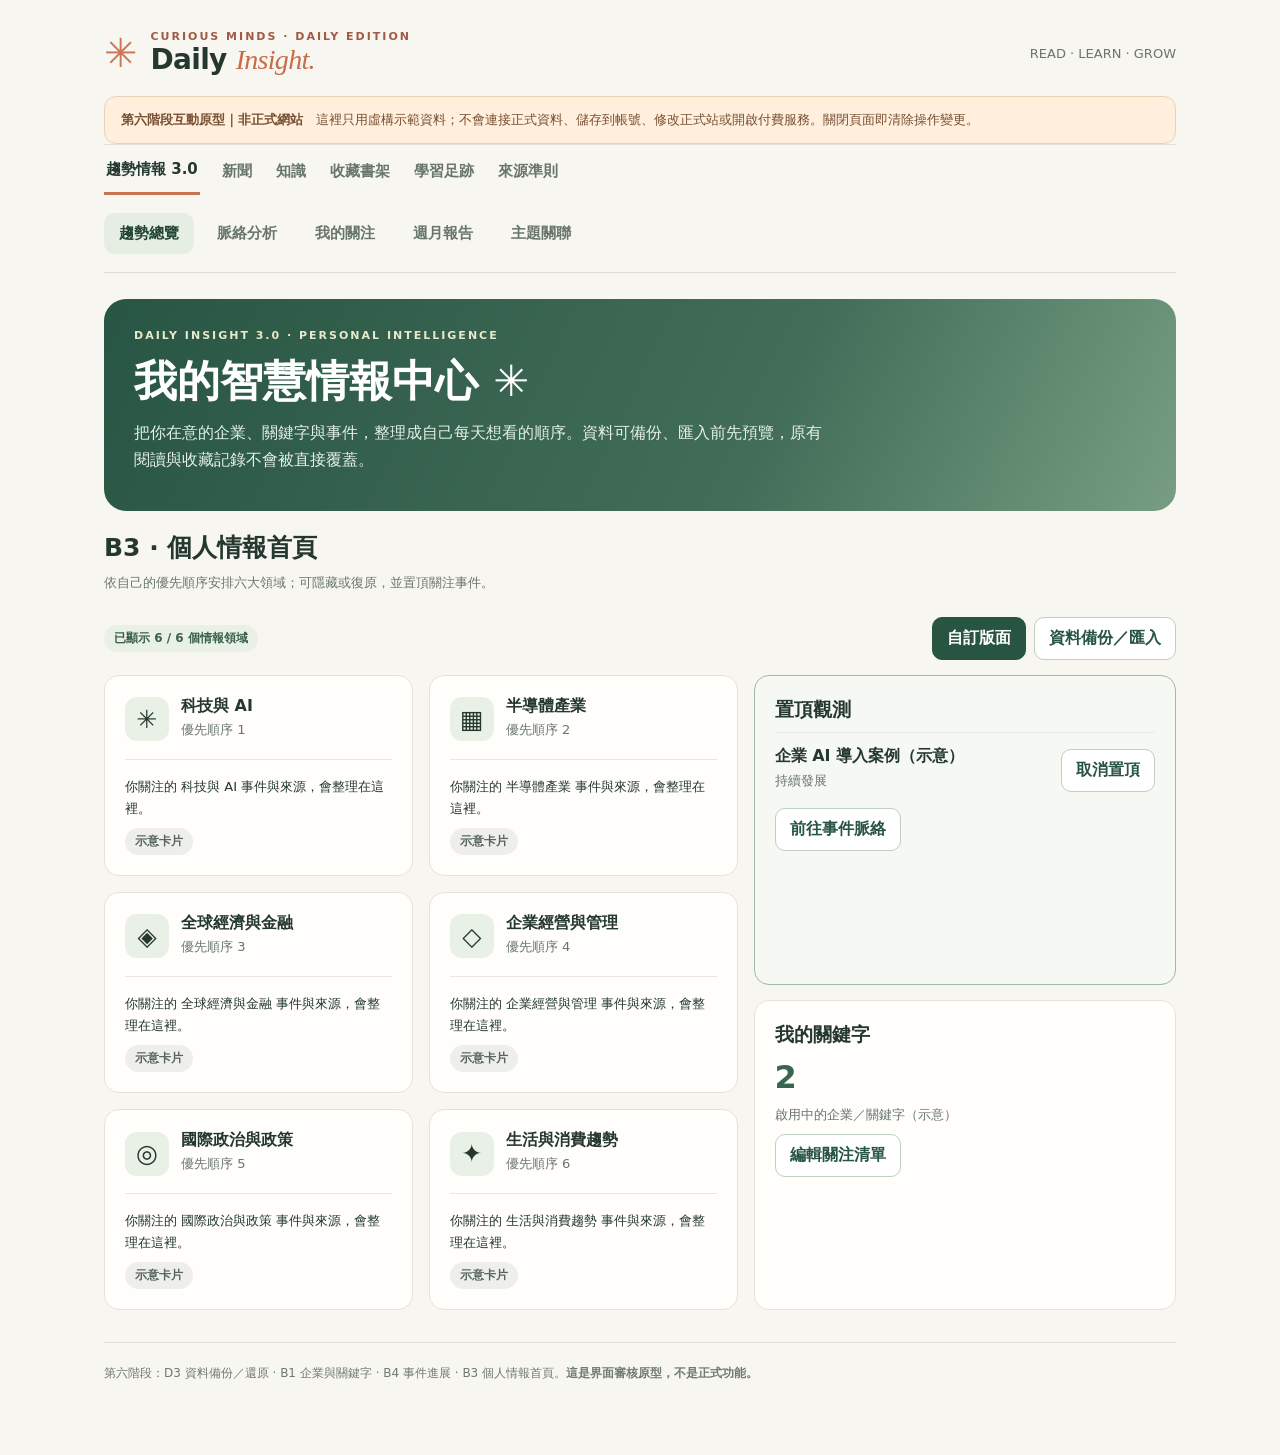
<file: preview/stage6-standalone.html>
<!doctype html>
<html lang="zh-Hant">
<head>
  <meta charset="utf-8">
  <meta name="viewport" content="width=device-width,initial-scale=1">
  <meta name="theme-color" content="#f8f6f0">
  <title>Daily Insight 3.0｜第六階段互動預覽（非正式）</title>
  <style>
    :root{font-family:system-ui,-apple-system,"Noto Sans TC",sans-serif;background:#f8f6f0;color:#25382f}
    *{box-sizing:border-box}body{margin:0}.shell{max-width:1120px;margin:auto;padding:0 24px}
    button,input,select,textarea{font:inherit}button{cursor:pointer}button:focus-visible,input:focus-visible,select:focus-visible,textarea:focus-visible{outline:3px solid #c16d4f;outline-offset:2px}
    .mast{display:flex;align-items:center;justify-content:space-between;gap:16px;padding:30px 0 20px}.logo{display:flex;align-items:center;gap:13px}.mark{font-size:40px;color:#ce7555}.eyebrow{font-size:11px;letter-spacing:2px;color:#a05b44;font-weight:800}h1{margin:0;font-size:28px;letter-spacing:-.7px}h1 em{font-family:Georgia,serif;color:#c86c47;font-weight:400}h2{font-size:28px;margin:0 0 8px}h3{font-size:19px;margin:0 0 10px}p{line-height:1.7;margin:8px 0}.muted{color:#68766d}.small{font-size:13px}.notice{background:#ffefdc;color:#775033;border:1px solid #e8d5b8;border-radius:12px;padding:12px 16px;font-size:13px;line-height:1.7}
    .toolbar{position:sticky;top:0;z-index:5;background:#f8f6f0;border-top:1px solid #e2e2d9;border-bottom:1px solid #dcded5}.mainnav,.subnav{display:flex;overflow:auto;gap:20px;scrollbar-width:thin}.mainnav button,.subnav button{flex:none;background:none;border:0;padding:15px 2px 13px;color:#68766d;font-weight:700;white-space:nowrap;font-size:15px}.mainnav button[aria-selected="true"]{color:#243a31;border-bottom:3px solid #c87352}.subnav{padding:18px 0;gap:8px}.subnav button{padding:11px 15px;border-radius:11px}.subnav button[aria-selected="true"]{background:#e6eee4;color:#234536}.subnav button:hover{background:#edf1e9}
    .hero{margin:26px 0 20px;padding:30px;border-radius:22px;color:#fff;background:linear-gradient(115deg,#285644,#426d58 62%,#779e83)}.hero .eyebrow{color:#e8e9ca}.hero h2{font-size:clamp(29px,4.5vw,43px);font-weight:650;margin-top:11px}.hero p{color:#e5f0e7;max-width:700px}.row{display:flex;align-items:center;justify-content:space-between;gap:14px;flex-wrap:wrap}.stack{display:grid;gap:15px}.cols{display:grid;grid-template-columns:1.5fr 1fr;gap:16px}.two{display:grid;grid-template-columns:repeat(2,minmax(0,1fr));gap:16px}.three{display:grid;grid-template-columns:repeat(3,minmax(0,1fr));gap:14px}.card{background:#fffefa;border:1px solid #e1e4da;border-radius:15px;padding:20px;min-width:0}.card.active{border-color:#9eb9a4;background:#f5f8f3}.card h3{line-height:1.4}.section{margin:24px 0}.sectionhead{display:flex;justify-content:space-between;align-items:center;gap:12px;margin-bottom:14px;flex-wrap:wrap}.sectionhead h2{font-size:25px}.pill{display:inline-flex;align-items:center;gap:5px;border-radius:100px;background:#e9f0e6;padding:5px 10px;color:#38604a;font-size:12px;font-weight:700}.pill.warn{background:#fff0df;color:#8c5a2d}.pill.gray{background:#eeefea;color:#57665d}.btn{border:1px solid #bfcfc1;border-radius:10px;background:white;padding:10px 14px;min-height:42px;color:#285442;font-weight:700;text-decoration:none}.btn.primary{background:#285442;border-color:#285442;color:white}.btn.danger{color:#9b4f40}.btn:disabled{opacity:.5;cursor:not-allowed}.tools{display:flex;gap:8px;flex-wrap:wrap}.field{display:grid;gap:7px;font-size:14px;font-weight:700}.field input,.field select,.field textarea{border:1px solid #bbcabe;background:white;border-radius:10px;padding:11px 13px;font-weight:400;min-width:0;width:100%;font-size:16px}.field textarea{min-height:115px;resize:vertical}.form{display:grid;grid-template-columns:1fr 1fr;gap:14px}.form .wide{grid-column:1/-1}.check{display:flex;align-items:center;gap:9px;font-size:14px}.check input{width:17px;height:17px}.divider{border:0;border-top:1px solid #e5e9e1;margin:16px 0}.topic{display:flex;gap:12px;align-items:center}.topic .icon{display:grid;place-items:center;font-size:25px;width:44px;height:44px;background:#e9f0e6;border-radius:12px}.topic p{margin:2px 0}.listrow{display:flex;align-items:center;justify-content:space-between;gap:13px;padding:13px 0;border-top:1px solid #e5e9e1}.listrow:first-child{border-top:0}.listrow strong{display:block}.listrow p{font-size:13px;margin:3px 0;color:#69776e}.timeline{border-left:2px solid #a8bea9;padding:0 0 0 22px;margin-left:9px}.step{position:relative;padding:0 0 21px}.step:before{content:"";position:absolute;left:-29px;top:5px;width:12px;height:12px;background:#d88c5e;border:3px solid #f8f6f0;border-radius:50%}.step strong{display:block;margin:5px 0}.step p{font-size:14px;color:#58695e}.empty{background:#f0f2eb;padding:18px;border-radius:12px}.stats{font-size:32px;font-weight:800;color:#386650}.summary{display:grid;gap:8px;font-size:14px}.summary>div{display:flex;justify-content:space-between;border-bottom:1px solid #e4e7df;padding:7px 0}.footer{margin:32px 0 50px;padding:20px 0;border-top:1px solid #dedfd6;color:#6d7b70;font-size:12px;line-height:1.8}.hidden{display:none!important}
    @media(max-width:800px){.cols,.two,.three{grid-template-columns:1fr}.shell{padding:0 16px}.hero{padding:24px;margin-top:16px}.mast{padding:20px 0 12px}.mast .muted{display:none}.toolbar{top:0}.subnav{gap:5px}.subnav button{font-size:14px;padding:10px 12px}.card{padding:16px}.form{grid-template-columns:1fr}.sectionhead h2{font-size:23px}}
  </style>
</head>
<body>
<div class="shell">
  <header class="mast"><div class="logo"><span class="mark">✳</span><div><div class="eyebrow">CURIOUS MINDS · DAILY EDITION</div><h1>Daily <em>Insight.</em></h1></div></div><span class="muted small">READ · LEARN · GROW</span></header>
  <div class="notice"><strong>第六階段互動原型｜非正式網站</strong>　這裡只用虛構示範資料；不會連接正式資料、儲存到帳號、修改正式站或開啟付費服務。關閉頁面即清除操作變更。</div>
  <div class="toolbar"><nav class="mainnav" aria-label="六大主選單" id="mainnav"></nav><nav class="subnav" aria-label="五個情報分頁" id="subnav"></nav></div>
  <section class="hero"><div class="eyebrow">DAILY INSIGHT 3.0 · PERSONAL INTELLIGENCE</div><h2>我的智慧情報中心 ✳</h2><p>把你在意的企業、關鍵字與事件，整理成自己每天想看的順序。資料可備份、匯入前先預覽，原有閱讀與收藏記錄不會被直接覆蓋。</p></section>
  <main id="main" aria-live="polite"></main>
  <footer class="footer">第六階段：D3 資料備份／還原 · B1 企業與關鍵字 · B4 事件進展 · B3 個人情報首頁。<strong>這是界面審核原型，不是正式功能。</strong></footer>
</div>
<script>
(()=>{
  'use strict';
  const topics=[['ai','✳','科技與 AI'],['semi','▦','半導體產業'],['finance','◈','全球經濟與金融'],['management','◇','企業經營與管理'],['policy','◎','國際政治與政策'],['lifestyle','✦','生活與消費趨勢']];
  const navs=[['trends','趨勢情報 3.0'],['news','新聞'],['knowledge','知識'],['saved','收藏書架'],['progress','學習足跡'],['sources','來源準則']];
  const subtabs=[['overview','趨勢總覽'],['timeline','脈絡分析'],['watch','我的關注'],['report','週月報告'],['related','主題關聯']];
  const exampleEvents=[{id:'event-ai',title:'企業 AI 導入案例（示意）',state:'持續發展',pinned:true,updates:[['11/18','新消息','公司宣布導入計畫（示意）'],['11/19','官方回應','官方公開補充說明（示意）']]},{id:'event-chip',title:'半導體供應鏈動態（示意）',state:'待確認',pinned:false,updates:[['11/17','新消息','媒體報導供應鏈變化（示意）'],['11/19','內容修正','更新數字與來源標示（示意）']]}];
  const initialWatch=[{id:'w1',type:'company',name:'臺灣示例科技',aliases:'Example Tech, 示科',topic:'ai',enabled:true},{id:'w2',type:'keyword',name:'先進封裝',aliases:'CoWoS, HBM 封裝',topic:'semi',enabled:true}];
  const state={page:'trends',tab:'overview',watch:structuredClone(initialWatch),events:structuredClone(exampleEvents),order:topics.map(t=>t[0]),hidden:[],configure:false,settings:false,editing:null,importDraft:null,importError:'',message:'',backup:{newsRead:['n-101','n-102'],knowledgeRead:['k-11'],bookmarks:['n-101'],quizzes:['quiz-11'],prefs:{topics:['ai','semi']}}};
  const $=id=>document.getElementById(id);const safe=v=>String(v??'').replace(/[&<>"']/g,c=>({'&':'&amp;','<':'&lt;','>':'&gt;','"':'&quot;',"'":'&#39;'}[c]));
  const topicName=id=>topics.find(t=>t[0]===id)?.[2]||'全部領域';
  const button=(label,act,extra='')=>`<button type="button" class="btn ${extra}" data-act="${act}">${label}</button>`;
  const section=(title,desc='')=>`<div class="sectionhead"><div><h2>${title}</h2>${desc?`<p class="muted small">${desc}</p>`:''}</div></div>`;
  const notice=txt=>`<p class="notice" role="status">${safe(txt)}</p>`;
  function renderNav(){ $('mainnav').innerHTML=navs.map(([id,label])=>`<button data-main="${id}" aria-selected="${state.page===id}">${label}</button>`).join(''); $('subnav').classList.toggle('hidden',state.page!=='trends'); $('subnav').innerHTML=subtabs.map(([id,label])=>`<button data-tab="${id}" aria-selected="${state.tab===id}">${label}</button>`).join(''); }
  function overview(){const displayed=state.order.filter(id=>!state.hidden.includes(id));return `${section('B3 · 個人情報首頁','依自己的優先順序安排六大領域；可隱藏或復原，並置頂關注事件。')}<div class="row" style="margin-bottom:15px"><span class="pill">已顯示 ${displayed.length} / 6 個情報領域</span><div class="tools">${button(state.configure?'完成設定':'自訂版面','config','primary')}${button('資料備份／匯入','backup')}</div></div><div class="cols"><div class="stack">${state.configure?`<div class="card"><h3>調整顯示與排列</h3><p class="muted small">點選上下移動，或勾選是否顯示。示範變更僅停留在本頁。</p>${state.order.map((id,i)=>`<div class="listrow"><label class="check"><input type="checkbox" data-show="${id}" ${state.hidden.includes(id)?'':'checked'}> ${safe(topicName(id))}</label><span class="tools"><button class="btn" data-up="${id}" ${i===0?'disabled':''} aria-label="上移 ${safe(topicName(id))}">↑</button><button class="btn" data-down="${id}" ${i===5?'disabled':''} aria-label="下移 ${safe(topicName(id))}">↓</button></span></div>`).join('')}${button('恢復預設排列','reset')}</div>`:''}<div class="two">${displayed.map((id,i)=>{const t=topics.find(x=>x[0]===id);return `<div class="card"><div class="topic"><span class="icon">${t[1]}</span><div><strong>${safe(t[2])}</strong><p class="muted small">優先順序 ${i+1}</p></div></div><hr class="divider"><p class="small">你關注的 ${safe(t[2])} 事件與來源，會整理在這裡。</p><span class="pill gray">示意卡片</span></div>`}).join('')||'<div class="empty">你已隱藏所有主題。可點「自訂版面」重新開啟。</div>'}</div></div><aside class="stack"><div class="card active"><h3>置頂觀測</h3>${state.events.filter(e=>e.pinned).map(e=>`<div class="listrow"><div><strong>${safe(e.title)}</strong><p>${safe(e.state)}</p></div><button class="btn" data-unpin="${safe(e.id)}">取消置頂</button></div>`).join('')||'<p class="muted">目前沒有置頂事件。</p>'}${button('前往事件脈絡','goto-timeline')}</div><div class="card"><h3>我的關鍵字</h3><div class="stats">${state.watch.filter(w=>w.enabled).length}</div><p class="muted small">啟用中的企業／關鍵字（示意）</p>${button('編輯關注清單','goto-watch')}</div></aside></div>`;}
  function watch(){return `${section('B1 · 企業與關鍵字觀測清單','可新增、編輯、暫停，支援別名、同義詞與跨領域觀測。')}
    <div class="cols"><div class="card"><h3>${state.editing?'編輯觀測條件':'新增觀測條件'}</h3><form id="watch-form" class="form"><label class="field">追蹤類型<select name="type"><option value="company">企業名稱</option><option value="keyword">關鍵字</option></select></label><label class="field">關聯領域<select name="topic"><option value="all">跨所有領域</option>${topics.map(t=>`<option value="${t[0]}">${t[2]}</option>`).join('')}</select></label><label class="field wide">名稱<input name="name" required maxlength="80" placeholder="例如：示例科技／先進封裝"></label><label class="field wide">別名、同義詞（以逗號分隔）<input name="aliases" maxlength="240" placeholder="例如：英文名稱、舊稱、縮寫"></label><div class="wide tools"><button class="btn primary" type="submit">${state.editing?'儲存變更':'加入清單'}</button>${state.editing?button('取消編輯','cancel-edit'):''}</div></form><p class="muted small">匹配結果必須保留原文來源；同義詞僅擴充搜尋，不表示兩家公司或事件一定相同。</p></div><div class="card"><div class="row"><h3>我的觀測清單</h3><span class="pill">${state.watch.filter(w=>w.enabled).length} 項啟用</span></div>${state.watch.map(w=>`<div class="listrow"><div><strong>${safe(w.name)}</strong><p>${w.type==='company'?'企業':'關鍵字'} · ${safe(topicName(w.topic))}<br>別名：${safe(w.aliases||'未設定')}</p><span class="pill ${w.enabled?'':'gray'}">${w.enabled?'追蹤中':'已停用'}</span></div><div class="tools"><button class="btn" data-edit="${safe(w.id)}">編輯</button><button class="btn" data-toggle="${safe(w.id)}">${w.enabled?'停用':'啟用'}</button></div></div>`).join('')||'<div class="empty">尚未新增觀測項目。</div>'}</div></div>
    <div class="section">${section('D3 · 個人資料管理','將備份與還原整合在既有「我的關注」分頁，不新增主選單。')}<div class="card"><p>包含閱讀、收藏、測驗、主題偏好、企業與關鍵字、事件追蹤與首頁配置。</p>${button('開啟資料匯出／匯入','backup','primary')}</div></div>`;}
  function timeline(){return `${section('B4 · 事件進展紀錄','新消息、官方回應、內容修正與後續發展依時間排序；沒有新消息不會自動標示「已結束」。')}<div class="two">${state.events.map(e=>`<div class="card"><div class="row"><span class="pill ${e.state==='待確認'?'warn':''}">${safe(e.state)}</span><button class="btn" data-pin="${safe(e.id)}">${e.pinned?'已置頂 ✓':'置頂事件'}</button></div><h3 style="margin-top:13px">${safe(e.title)}</h3><label class="field">追蹤狀態<select data-state="${safe(e.id)}">${['新事件','持續發展','待確認','已結束'].map(s=>`<option ${s===e.state?'selected':''}>${s}</option>`).join('')}</select></label><hr class="divider"><div class="timeline">${e.updates.map(u=>`<div class="step"><span class="muted small">${safe(u[0])} · ${safe(u[1])}</span><strong>${safe(u[2])}</strong><p>此處正式版將顯示可點開的來源連結與變動依據。</p></div>`).join('')}</div><p class="muted small">編輯狀態僅為預覽，不修改任何正式事件。</p></div>`).join('')}</div>`;}
  function backupView(){const data=exportData();const c=state.importDraft?.counts;return `${section('D3 · 匯出／匯入與保護機制','預設僅合併：先檢查格式、數量及衝突，再由使用者確認。')}
    <div class="cols"><div class="card"><h3>匯出我的資料</h3><p class="muted small">下載 JSON 備份，讓收藏、閱讀、測驗、偏好與個人追蹤設定可自行保存。</p><div class="summary">${Object.entries(data.counts).map(([k,v])=>`<div><span>${safe(k)}</span><strong>${v}</strong></div>`).join('')}</div><div class="tools" style="margin-top:18px">${button('下載示範 JSON','download','primary')}${button('複製 JSON 內容','copy')}</div><p class="muted small">此預覽的匯出檔僅含虛構資料，不包含正式網站的個人紀錄。</p></div><div class="card"><h3>匯入前預覽</h3><p class="muted small">選擇 JSON 檔，或載入示範備份。僅在瀏覽器內解析，不上傳伺服器。</p><label class="field">選擇備份檔<input id="import-file" type="file" accept=".json,application/json"></label><div class="tools" style="margin-top:14px">${button('載入示範匯入檔','sample-import')}${button('清除預覽','clear-import')}</div>${state.importError?notice(state.importError):''}${c?`<hr class="divider"><span class="pill">格式版本 ${state.importDraft.version}</span><div class="summary">${Object.entries(c).map(([k,v])=>`<div><span>${safe(k)}</span><strong>${v}</strong></div>`).join('')}</div><p class="muted small">偵測 ${state.importDraft.conflicts} 筆重複識別碼；將略過既有資料，不強制覆寫。</p><label class="check"><input type="checkbox" id="approve-merge"> 我已核對預覽，僅合併新項目</label><div class="tools" style="margin-top:14px">${button('確認合併示範資料','merge','primary')}</div>`:''}</div></div><div class="notice" style="margin-top:16px"><strong>正式開發前需確認的安全規則：</strong>不接受不明結構或太大的檔案、匯入不可執行程式碼、先列出衝突與差異、不可自動清空既有紀錄、舊版 JSON 需要版本轉換才可套用。</div>${button('返回我的關注','goto-watch')}`;}
  function exportData(){return {app:'daily-insight',schema_version:3,format:'stage6-demo',exported_at:'2026-11-20T00:00:00Z',reading:{newsRead:state.backup.newsRead,knowledgeRead:state.backup.knowledgeRead,bookmarks:state.backup.bookmarks,quizzes:state.backup.quizzes},preferences:state.backup.prefs,watchlist:state.watch,events:state.events,layout:{order:state.order,hidden:state.hidden},counts:{'已讀新聞':state.backup.newsRead.length,'已讀知識':state.backup.knowledgeRead.length,'收藏':state.backup.bookmarks.length,'測驗':state.backup.quizzes.length,'觀測項目':state.watch.length,'追蹤事件':state.events.length}};}
  function validateImport(o){const validText=s=>typeof s==='string'&&s.length>0&&s.length<240;const validIds=x=>Array.isArray(x)&&x.length<=20000&&x.every(validText);if(!o||o.app!=='daily-insight'||o.schema_version!==3||!Array.isArray(o.watchlist)||!Array.isArray(o.events)||!o.reading||!validIds(o.reading.newsRead)||!validIds(o.reading.knowledgeRead)||!validIds(o.reading.bookmarks)||!validIds(o.reading.quizzes)||o.watchlist.length>1000||o.events.length>1000||o.watchlist.some(x=>!x||!validText(x.id)||!validText(x.name)||x.name.length>80||typeof x.aliases!=='string'||x.aliases.length>240||!['company','keyword'].includes(x.type)||!['all',...topics.map(t=>t[0])].includes(x.topic)||typeof x.enabled!=='boolean')||o.events.some(x=>!x||!validText(x.id)||!validText(x.title)||!['新事件','持續發展','待確認','已結束'].includes(x.state)||typeof x.pinned!=='boolean'||!Array.isArray(x.updates)||x.updates.length>200||x.updates.some(u=>!Array.isArray(u)||u.length!==3||!u.every(validText))))throw Error('檔案格式或版本不符，請使用有效的 Daily Insight 第六階段 JSON。');const dup=o.watchlist.filter(x=>state.watch.some(w=>w.id===x.id)).length+o.events.filter(x=>state.events.some(e=>e.id===x.id)).length;return {version:o.schema_version,data:o,conflicts:dup,counts:{'已讀新聞':o.reading.newsRead.length,'已讀知識':o.reading.knowledgeRead.length,'收藏':o.reading.bookmarks.length,'測驗':o.reading.quizzes.length,'觀測項目':o.watchlist.length,'追蹤事件':o.events.length}};}
  function render(){renderNav(); if(state.page!=='trends'){$('main').innerHTML=`<section class="section"><div class="card"><span class="pill gray">既有功能保留</span><h2 style="margin-top:14px">${safe(navs.find(x=>x[0]===state.page)?.[1])}</h2><p>這個畫面只示意第六階段如何維持原有六大主選單；正式網站的新聞、知識、收藏、閱讀進度與來源準則均不在此原型中修改。</p>${button('回到趨勢情報','back-trends','primary')}</div></section>`;return;} $('main').innerHTML=state.settings?backupView():state.tab==='overview'?overview():state.tab==='timeline'?timeline():state.tab==='watch'?watch():`<section class="section"><div class="card"><span class="pill gray">沿用第五階段</span><h2 style="margin-top:12px">${safe(subtabs.find(x=>x[0]===state.tab)?.[1])}</h2><p>第六階段不改動此分頁現有的資料統計與來源對應；僅延續第五階段已發布的能力。</p>${button('返回情報總覽','goto-overview')}</div></section>`; if(state.editing&&state.tab==='watch'&&!state.settings){const w=state.watch.find(x=>x.id===state.editing);if(w){const f=$('watch-form');f.elements.type.value=w.type;f.elements.topic.value=w.topic;f.elements.name.value=w.name;f.elements.aliases.value=w.aliases;}}if(state.message){const el=document.createElement('div');el.className='notice';el.setAttribute('role','status');el.textContent=state.message;$('main').prepend(el);state.message='';}}
  document.addEventListener('click',async e=>{let el=e.target.closest('button');if(!el)return;let main=el.dataset.main,tab=el.dataset.tab,act=el.dataset.act;if(main){state.page=main;state.settings=false;render();return;}if(tab){state.tab=tab;state.settings=false;render();return;}if(el.dataset.up||el.dataset.down){const id=el.dataset.up||el.dataset.down,i=state.order.indexOf(id),j=i+(el.dataset.up?-1:1);if(j>=0&&j<state.order.length)[state.order[i],state.order[j]]=[state.order[j],state.order[i]];render();return;}if(el.dataset.toggle){const w=state.watch.find(x=>x.id===el.dataset.toggle);if(w)w.enabled=!w.enabled;render();return;}if(el.dataset.edit){state.editing=el.dataset.edit;render();return;}if(el.dataset.pin||el.dataset.unpin){const ev=state.events.find(x=>x.id===(el.dataset.pin||el.dataset.unpin));if(ev)ev.pinned=!!el.dataset.pin;render();return;}if(act==='config')state.configure=!state.configure;else if(act==='reset'){state.order=topics.map(t=>t[0]);state.hidden=[];}else if(act==='backup')state.settings=true;else if(act==='goto-watch'){state.page='trends';state.tab='watch';state.settings=false;}else if(act==='goto-timeline'){state.tab='timeline';state.settings=false;}else if(act==='goto-overview'){state.tab='overview';state.settings=false;}else if(act==='back-trends'){state.page='trends';state.tab='overview';}else if(act==='cancel-edit')state.editing=null;else if(act==='download'){const o=exportData(),blob=new Blob([JSON.stringify(o,null,2)],{type:'application/json'}),url=URL.createObjectURL(blob),a=document.createElement('a');a.href=url;a.download='daily-insight-stage6-demo.json';a.click();setTimeout(()=>URL.revokeObjectURL(url),1000);}else if(act==='copy'){try{await navigator.clipboard.writeText(JSON.stringify(exportData(),null,2));state.message='已複製示範 JSON。';}catch{state.message='目前瀏覽器不允許直接複製，請改用下載。';}}else if(act==='sample-import'){const sample=structuredClone(exportData());sample.watchlist.push({id:'w3',type:'keyword',name:'企業永續',aliases:'ESG',topic:'management',enabled:true});sample.events.push({id:'event-new',title:'新事件進度示意',state:'新事件',pinned:false,updates:[]});state.importDraft=validateImport(sample);state.importError='';}else if(act==='clear-import'){state.importDraft=null;state.importError='';}else if(act==='merge'){if(!$('approve-merge')?.checked){state.importError='請先勾選確認，再執行示範合併。';}else if(state.importDraft){const o=state.importDraft.data;let n=0;for(const w of o.watchlist){if(!state.watch.some(x=>x.id===w.id)){state.watch.push(w);n++;}}for(const ev of o.events){if(!state.events.some(x=>x.id===ev.id)){state.events.push(ev);n++;}}const add=(old, incoming)=>[...old,...incoming.filter(x=>!old.includes(x))];state.backup.newsRead=add(state.backup.newsRead,o.reading.newsRead);state.backup.knowledgeRead=add(state.backup.knowledgeRead,o.reading.knowledgeRead);state.backup.bookmarks=add(state.backup.bookmarks,o.reading.bookmarks);state.backup.quizzes=add(state.backup.quizzes,o.reading.quizzes);state.importDraft=null;state.importError='';state.message=`已在示範記憶體合併 ${n} 個新追蹤項目，重複項目保持原樣。`;}}render();});
  document.addEventListener('change',async e=>{const t=e.target;if(t.dataset.show){state.hidden=t.checked?state.hidden.filter(id=>id!==t.dataset.show):[...state.hidden,t.dataset.show];render();}else if(t.dataset.state){const ev=state.events.find(x=>x.id===t.dataset.state);if(ev)ev.state=t.value;render();}else if(t.id==='import-file'&&t.files?.[0]){try{const file=t.files[0];if(file.size>1024*1024)throw Error('預覽檔案大小不得超過 1 MB。');const obj=JSON.parse(await file.text());state.importDraft=validateImport(obj);state.importError='';}catch(err){state.importDraft=null;state.importError=err.message||'檔案無法讀取';}render();}});
  document.addEventListener('submit',e=>{if(e.target.id!=='watch-form')return;e.preventDefault();const f=e.target,type=f.elements.type.value,topic=f.elements.topic.value,name=f.elements.name.value.trim(),aliases=f.elements.aliases.value.trim();if(!name)return;if(state.editing){const w=state.watch.find(x=>x.id===state.editing);if(w)Object.assign(w,{type,topic,name,aliases});state.editing=null;}else{state.watch.push({id:'w-'+Date.now().toString(36),type,topic,name,aliases,enabled:true});}state.message='示範觀測條件已更新；不影響正式站。';render();});
  render();
})();
</script>
</body>
</html>
</file>
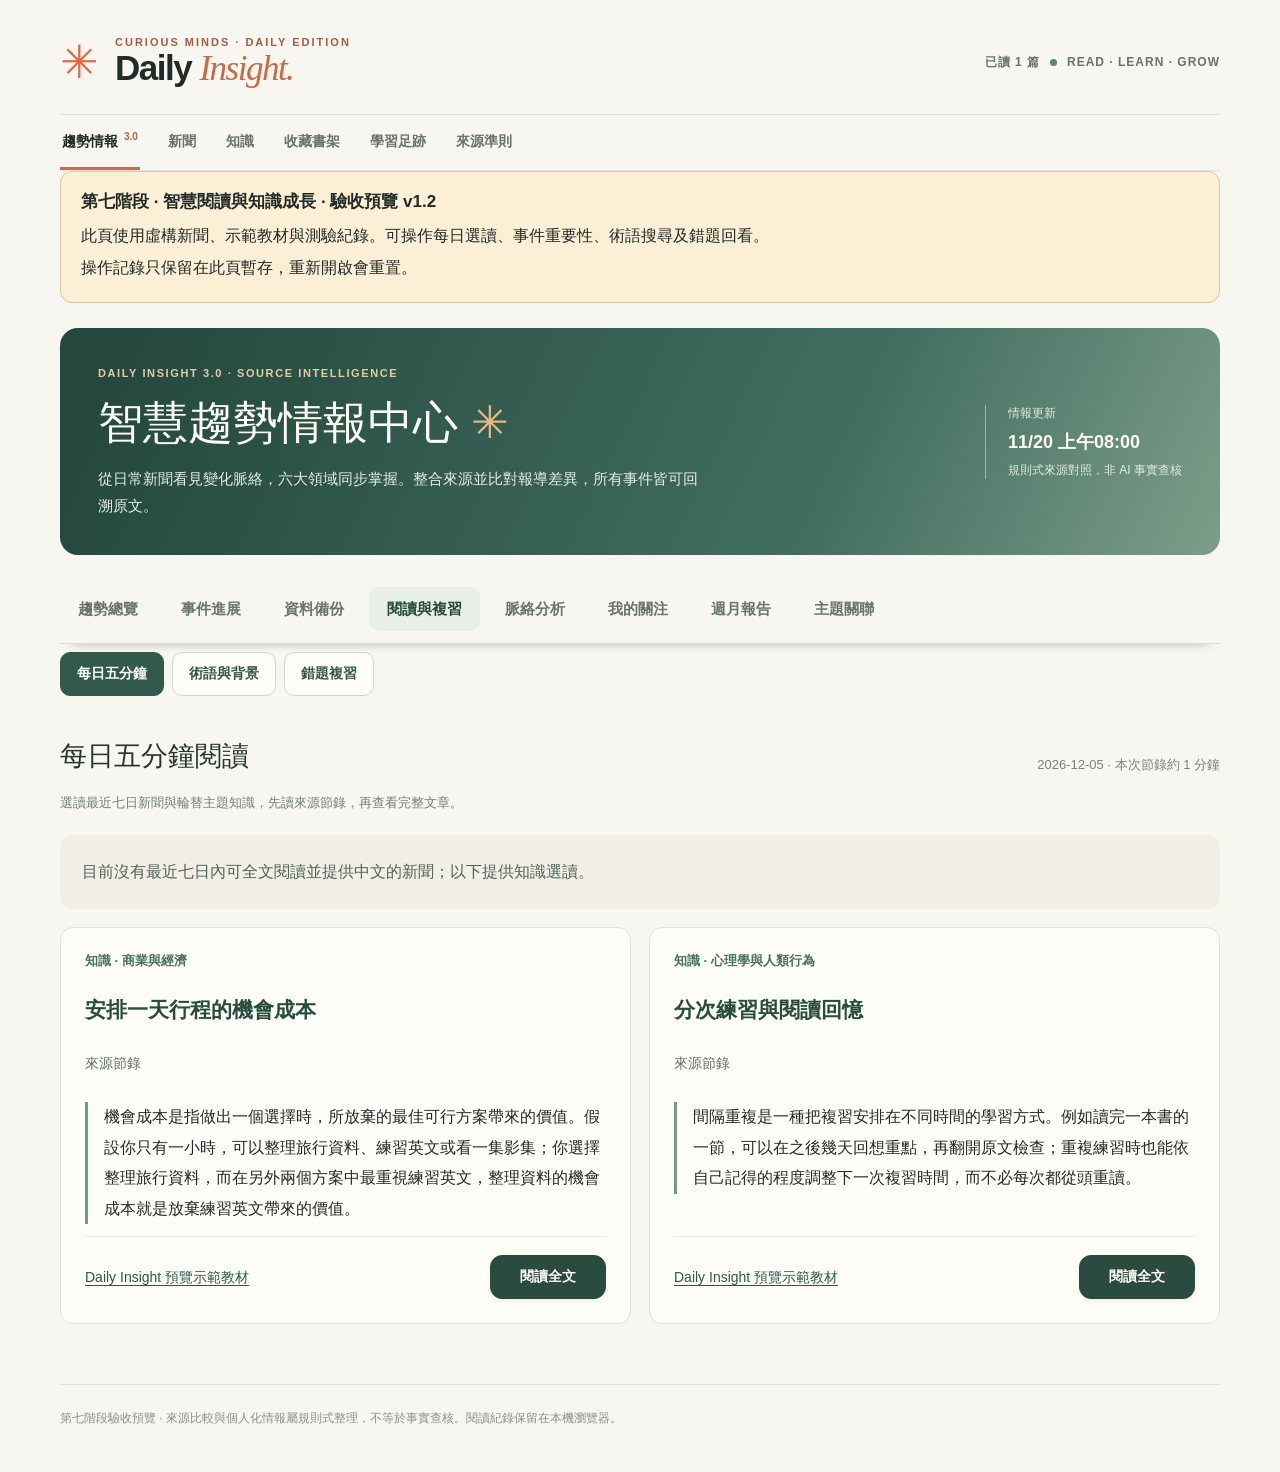
<file: preview/stage7-acceptance.html>
<!doctype html><html lang="zh-Hant"><head><meta charset="utf-8"><meta name="viewport" content="width=device-width,initial-scale=1"><meta name="theme-color" content="#f8f5ee"><meta name="description" content="Daily Insight 每日新知與六大領域智慧趨勢情報中心"><title>Daily Insight 3.0 第七階段驗收預覽</title><style>:root{font-family:'DM Sans','Noto Sans TC',sans-serif;color:#212b27;background:#f8f6f0}*{box-sizing:border-box}body{margin:0}.shell{max-width:1220px;margin:auto;padding:0 30px}.mast{padding:35px 0 25px;display:flex;align-items:center;justify-content:space-between;gap:15px}.brand{display:flex;align-items:center;gap:16px}.brandmark{font-size:46px;color:#de6b43}.eyebrow,.kicker{font-size:11px;font-weight:800;letter-spacing:2px;color:#a45c42}h1{font-size:35px;margin:0;letter-spacing:-1.5px}h1 em{font-family:Georgia,serif;color:#c96945;font-weight:400}.header-right{font-size:12px;font-weight:700;letter-spacing:1px;color:#68736b;display:flex;align-items:center;gap:10px}.live-dot{width:7px;height:7px;background:#598774;border-radius:50%}nav{display:flex;gap:26px;border-top:1px solid #e2e1d9;border-bottom:1px solid #e2e1d9;overflow-x:auto}.tab{border:0;background:none;color:#67736b;padding:16px 2px;white-space:nowrap;font-size:14px;cursor:pointer;font-weight:700}.tab.active{color:#222b26;border-bottom:3px solid #d56b46}.hero{padding:48px 0 35px;display:grid;grid-template-columns:1.3fr .7fr;gap:40px;align-items:center}.hero h2{font-family:Georgia,'Noto Sans TC',serif;font-size:clamp(38px,5vw,64px);font-weight:500;line-height:1.18;letter-spacing:-2px;margin:15px 0}.hero p{color:#65736b;line-height:1.9;max-width:600px}.hero-art{border-radius:140px 140px 18px 18px;background:radial-gradient(circle at 72% 22%,#f5d9a4 0 11%,transparent 12%),linear-gradient(140deg,#b8d0bd,#4e796c 65%,#254b48);height:280px;position:relative;overflow:hidden}.hero-art:before{content:'✳';position:absolute;top:45px;left:20%;font-size:155px;color:#f4ead1;opacity:.9}.hero-art:after{content:'LEARN SOMETHING NEW';position:absolute;bottom:18px;right:20px;color:white;font-size:11px;letter-spacing:3px}.statsline{display:flex;gap:20px;flex-wrap:wrap;color:#78837a;font-size:12px}.sectionhead{display:flex;align-items:end;justify-content:space-between;margin:24px 0 20px;gap:15px}.sectionhead h2,.sectiontitle{font-family:Georgia,'Noto Sans TC',serif;font-size:29px;font-weight:500;margin:0}.filters{display:flex;gap:9px;overflow:auto;padding:0 0 18px}.filter,.mode{background:transparent;border:1px solid #d9dcd4;border-radius:40px;padding:9px 14px;color:#4c5a52;white-space:nowrap;cursor:pointer}.filter.selected,.mode.active{background:#294b40;color:white;border-color:#294b40}.grid{display:grid;grid-template-columns:repeat(3,minmax(0,1fr));gap:19px}.card{border:1px solid #e5e3db;background:#fffdf8;border-radius:14px;overflow:hidden;display:flex;flex-direction:column;min-height:320px}.card-art{height:116px;background:#b6c8bb;position:relative;overflow:hidden}.card-art:after{content:'✦';position:absolute;right:22px;top:-30px;font-size:130px;color:#fff9e8;opacity:.6}.card:nth-child(3n+2) .card-art{background:#e2c6ae}.card:nth-child(3n+3) .card-art{background:#b2c5d1}.card-body{padding:22px;display:flex;flex-direction:column;flex:1}.meta{font-size:11px;color:#8a8d83;letter-spacing:.5px}.card h3{font-size:20px;line-height:1.5;margin:13px 0;letter-spacing:-.3px}.card p{font-size:13px;color:#65736b;line-height:1.8;flex:1}.actions{display:flex;gap:8px;flex-wrap:wrap;margin-top:16px}.btn{border:1px solid #d9dfd8;background:transparent;padding:10px 13px;border-radius:9px;color:#294b40;cursor:pointer;font-size:12px;font-weight:700;text-decoration:none}.btn.primary{background:#294b40;color:white;border-color:#294b40}.notice,.empty{padding:22px;background:#f1efe6;border-radius:12px;color:#536159;line-height:1.9;margin:18px 0}.reader{max-width:830px;margin:35px auto 70px}.back{border:0;background:none;color:#8c604e;cursor:pointer;padding:10px 0}.reader h2{font-family:Georgia,'Noto Sans TC',serif;font-size:clamp(29px,4vw,46px);line-height:1.45;font-weight:500;margin:15px 0}.reader-intro{font-size:15px;color:#68746b;line-height:1.8}.reader-panel{background:#fffdf8;border:1px solid #e4e2da;padding:28px;border-radius:15px;margin:25px 0}.reader-panel h3{margin-top:0}.reader-text{font-size:18px;line-height:2;white-space:pre-wrap}.compare{display:grid;grid-template-columns:1fr 1fr;gap:18px}.compare>div{background:#f4f3ec;border-radius:12px;padding:20px}.compare label{font-size:12px;font-weight:700;color:#ae6346}.reader-note{font-size:12px;color:#78847b;line-height:1.8}.stat{font-size:48px;color:#c56c4e}footer{border-top:1px solid #e2e1d9;margin-top:60px;padding:25px 0 45px;font-size:12px;color:#88928a}@media(max-width:800px){.shell{padding:0 18px}.mast{padding:24px 0}.header-right{display:none}.hero{grid-template-columns:1fr;padding:35px 0 20px;gap:20px}.hero-art{height:160px;border-radius:15px}.hero-art:before{top:-20px;font-size:150px}.grid{grid-template-columns:1fr 1fr}.compare{grid-template-columns:1fr}}@media(max-width:560px){.grid{grid-template-columns:1fr}.card{min-height:0}.card-art{height:90px}.reader-panel{padding:18px}h1{font-size:29px}}
/* V1.4: evidence-first bilingual reader */
.evidence-list{display:grid;gap:16px;margin:24px 0}.evidence-row{border:1px solid #ded9d1;border-radius:14px;padding:22px;background:#fff}.evidence-row.compare{display:grid;grid-template-columns:1fr 1fr;gap:24px}.evidence-row.compare>div+div{border-left:1px solid #e4dfd6;padding-left:24px}.translation-missing{color:#8a6250;font-style:italic}.evidence-row .reader-text{white-space:pre-wrap;overflow-wrap:anywhere;line-height:1.9}@media(max-width:700px){.evidence-row.compare{grid-template-columns:1fr}.evidence-row.compare>div+div{border-left:0;border-top:1px solid #e4dfd6;padding-left:0;padding-top:18px}}

/* V1.7 article photography and knowledge challenges */
.card-art.has-photo:after{display:none}.card-art{height:160px}.reader-cover{height:300px;border-radius:16px;background:linear-gradient(120deg,#b6c8bb,#d8b99d);margin:20px 0;overflow:hidden}.quiz-panel{background:#fffdf8;border:1px solid #e2ded4;border-radius:16px;padding:24px;margin:30px 0}.quiz-panel h3{font-size:24px}.quiz-question{border:0;border-top:1px solid #e4e1d9;padding:18px 0;margin:0}.quiz-question legend{font-weight:700;line-height:1.7;padding-top:12px}.quiz-choice{display:block;border:1px solid #dddcd5;border-radius:9px;padding:12px;margin:9px 0;cursor:pointer;line-height:1.6}.quiz-choice:has(input:checked){border-color:#294b40;background:#eff5ef}.quiz-feedback{background:#edf4e9;padding:18px;border-radius:12px;line-height:1.8;margin-top:18px}.badge-grid{display:grid;grid-template-columns:repeat(3,minmax(0,1fr));gap:12px;margin:22px 0}.badge-card{background:#fffdf8;border:1px solid #e2ded4;padding:20px;border-radius:12px;display:flex;flex-direction:column;gap:8px}.badge-card strong{font-size:17px}.badge-card small{color:#69756c}.badge-card.locked{opacity:.5}@media(max-width:600px){.badge-grid{grid-template-columns:repeat(2,minmax(0,1fr))}.reader-cover{height:190px}}

.site-toolbar {
 position: sticky;
 top: 0;
 z-index: 10;
 background: #f8f6f0;
 padding-top: env(safe-area-inset-top, 0px);
}
.site-toolbar #explore-toolbar>p.meta{margin:0 0 16px}
#explore-toolbar .explore-topics{flex-wrap:nowrap}
#explore-toolbar .filter{flex:none}
@media(max-width:600px){nav{flex-wrap:wrap;gap:0 16px}.tab{padding:12px 2px}}

.article-prose{margin:24px 0}
.article-prose>.reader-text{margin:0 0 1em}

@media(max-width:800px){
 .site-toolbar nav{flex-wrap:nowrap;gap:0 16px}
 .site-toolbar nav .tab{flex:none;padding:12px 2px}
 #explore-toolbar .sectionhead{margin:12px 0 4px}
 #explore-toolbar .sectionhead h2{font-size:23px}
 .site-toolbar #explore-toolbar>p.meta{margin:0 0 8px}
 #explore-toolbar .explore-topics{padding-bottom:8px}
}

/* Let each image set the frame height so the entire composition is visible. */
.article-visual .card-art,.article-visual .reader-cover{height:auto;background:none}
.article-visual .card-art:after{display:none}
.article-visual .reader-cover{margin:16px auto 8px;max-width:720px}
.topic-art[hidden]{display:none}
.topic-art{color:var(--art-ink)}
.illustration-frame{background:var(--art-bg)}
.illustration-frame.has-generated svg{display:none}
.illustration-frame svg,.illustration-frame img,.official-photo,.official-photo img{display:block;width:100%;height:auto}
.official-photo:focus-visible{outline:3px solid #286452;outline-offset:-4px}
.visual-label{display:block;padding:3px 8px;background:#f8f6f0;color:#536159;text-align:right;font-size:11px;line-height:1.4}
.photo-credit{max-width:720px;margin:0 auto 12px}

#explore-toolbar:has(.reader-back){max-width:830px;margin-inline:auto}
.reader-back{display:block;min-height:44px;padding:8px 10px;margin-left:-10px;font-size:15px;font-weight:700}
.reader{margin-top:20px}

.reader-aside-inner {
 border: 1px solid #e2e1d9;
 border-radius: 12px;
 background: #f4f2ea;
 padding: 18px;
}
.reader-aside-inner > h2, .reader-panel-header h2 {
 font-size: 16px;
 margin: 0 0 12px;
}
.reader-float-button { display: none; }
.reader-related { list-style: none; margin: 0; padding: 0; }
.reader-related li + li, .reader-context-rows > div + div {
 border-top: 1px solid #e2e1d9;
 padding-top: 12px;
 margin-top: 12px;
}
.reader-related-link {
 font: inherit;
 font-size: 14px;
 font-weight: 700;
 color: #294b40;
 line-height: 1.5;
}
button.reader-related-link {
 text-align: left;
 border: 0;
 background: none;
 padding: 0;
 cursor: pointer;
 text-decoration: underline;
 text-underline-offset: 3px;
}
.reader-context-meta {
 display: block;
 margin-top: 4px;
 font-size: 12px;
 color: #56635a;
}
.reader-context-meta a { color: #294b40; }
.reader-related p, .reader-context-rows dd, .reader-diagram {
 margin: 6px 0 0;
 font-size: 13px;
 line-height: 1.65;
 overflow-wrap: anywhere;
}
.reader-context-rows { margin: 0; }
.reader-context-rows dt { font-size: 14px; font-weight: 700; }

.reader-diagram { max-width: 520px; }
.diagram-question { font-weight: 700; margin: 0 0 10px; }
.diagram-options { list-style: none; padding: 0; margin: 0 0 12px; display: grid; gap: 6px; }
.diagram-options li {
 display: grid;
 grid-template-columns: minmax(2.5em, auto) 1fr;
 gap: 1px 8px;
 padding: 5px 8px;
 border: 1px solid #dedfd5;
 border-radius: 6px;
 background: #fffdf8;
}
.diagram-options small { grid-column: 2; color: #324c41; }
.diagram-options .diagram-forgone { border-color: #658070; background: #e4eee5; }
.reader-diagram figcaption { font-weight: 700; }
.diagram-check { margin-top: 10px; }
.diagram-check summary { cursor: pointer; color: #294b40; }
.diagram-check p { margin: 6px 0; }
.diagram-expand {
 font: inherit;
 text-decoration: underline;
 padding: 6px 0;
 background: none;
 color: #294b40;
 border: 0;
 cursor: pointer;
}
.reader-diagram-dialog {
 width: min(520px, calc(100% - 36px));
 max-height: 85vh;
 padding: 22px;
 background: #fffdf8;
 color: #212b27;
 border: 1px solid #d9dfd8;
 border-radius: 14px;
}
.reader-diagram-dialog::backdrop { background: #182b226b; }
.reader-diagram-dialog form { float: right; }
.reader-diagram-dialog .reader-diagram { font-size: 16px; }
.has-reader-asides > .reader { margin-bottom: 24px; }

.reader-panel-diagram + .reader-glossary {
 border-top: 1px solid #e2e1d9;
 margin-top: 18px;
 padding-top: 18px;
}
.reader-panel-diagram h3 { font-size: 15px; margin: 0 0 8px; }
.glossary-filter {
 display: grid;
 gap: 6px;
 margin-bottom: 15px;
 font-size: 13px;
 font-weight: 600;
}
.glossary-filter input {
 width: 100%;
 min-height: 40px;
 padding: 7px 10px;
 font: inherit;
 font-size: 16px;
 background: #fffdf8;
 color: #212b27;
 border: 1px solid #bdc8bf;
 border-radius: 8px;
}
.reader-glossary dt small { color: #54645b; font-weight: 400; }
.reader-panel-dialog {
 position: fixed;
 inset: auto 0 0;
 width: min(620px, 100%);
 max-width: 100%;
 max-height: 82vh;
 max-height: 82dvh;
 margin: 0 auto;
 padding: 0;
 border: 1px solid #d9dfd8;
 border-radius: 18px 18px 0 0;
 background: #fffdf8;
 color: #212b27;
}
.reader-panel-dialog[open] { display: flex; flex-direction: column; }
.reader-panel-dialog::backdrop { background: #182b227d; }
.reader-panel-header {
 display: flex;
 align-items: center;
 justify-content: space-between;
 gap: 12px;
 padding: 10px 18px;
 border-bottom: 1px solid #e2e1d9;
 background: #f4f2ea;
}
.reader-panel-header h2 { margin: 0; }
.reader-panel-header button { min-height: 44px; }
.reader-panel-body {
 overflow: auto;
 overscroll-behavior: contain;
 padding: 16px 18px calc(22px + env(safe-area-inset-bottom, 0px));
}
.reader-panel-body .reader-context-rows dd,
.reader-panel-body .reader-related p { font-size: 15px; }
body:has(.reader-panel-dialog[open], .reader-diagram-dialog[open]) { overflow: hidden; }

@media (max-width: 1199px) {
 .reader-aside-inner { display: none; }
 .reader-layout.has-reader-asides { padding-bottom: calc(72px + env(safe-area-inset-bottom, 0px)); }
 .reader-float-button {
  display: inline-flex;
  position: fixed;
  bottom: calc(12px + env(safe-area-inset-bottom, 0px));
  z-index: 12;
  align-items: center;
  min-height: 44px;
  padding: 8px 14px;
  border: 1px solid #628778;
  border-radius: 24px;
  background: #294b40;
  color: #fff;
  font: inherit;
  font-size: 14px;
  font-weight: 700;
  box-shadow: 0 2px 8px #202b2633;
  cursor: pointer;
 }
 .reader-aside-left .reader-float-button { left: max(12px, env(safe-area-inset-left, 0px)); }
 .reader-aside-right .reader-float-button { right: max(12px, env(safe-area-inset-right, 0px)); }
}

@media (min-width: 1200px) {
 .shell:has(.reader-layout.has-reader-asides) {
  max-width: 1920px;
  padding-inline: clamp(28px, 2.6vw, 56px);
 }
 .reader-layout.has-reader-asides {
  display: grid;
  grid-template-columns: minmax(0, 890px);
  grid-template-areas: "article";
  align-items: start;
  justify-content: center;
  gap: clamp(18px, 1.45vw, 28px);
 }
 .reader-layout.has-reader-asides:has(.reader-aside-left) {
  grid-template-columns: minmax(215px, 380px) minmax(0, 890px);
  grid-template-areas: "related article";
 }
 .reader-layout.has-reader-asides:has(.reader-aside-right) {
  grid-template-columns: minmax(0, 890px) minmax(215px, 380px);
  grid-template-areas: "article context";
 }
 .reader-layout.has-reader-asides:has(.reader-aside-left):has(.reader-aside-right) {
  grid-template-columns: minmax(215px, 1fr) minmax(0, 890px) minmax(215px, 1fr);
  grid-template-areas: "related article context";
 }
 .reader-layout.has-reader-asides > .reader {
  grid-area: article;
  min-width: 0;
  max-width: 890px;
  width: 100%;
 }
 .reader-aside { width: 100%; min-width: 0; margin: 20px 0 0; }
 .reader-aside-left { grid-area: related; }
 .reader-aside-right { grid-area: context; }
 .reader-aside-inner .reader-context-rows dd,
 .reader-aside-inner .reader-related p { font-size: 14px; }
}
@media (min-width: 1200px) and (min-height: 700px) {
 .reader-aside {
  position: sticky;
  top: calc(114px + env(safe-area-inset-top, 0px));
  max-height: calc(100dvh - 130px - env(safe-area-inset-top, 0px));
  overflow: auto;
  scrollbar-width: thin;
 }
}

/* Daily Insight 2.0: trend intelligence, preserving the original editorial palette. */
.nav-new{font-size:10px;font-weight:800;color:#be6347;vertical-align:super;margin-left:2px}
.trend-hero{margin:25px 0 24px;padding:36px 38px;border-radius:18px;background:linear-gradient(115deg,#24483d 5%,#426e61 67%,#7c9e8a);color:#fffdf4;display:flex;justify-content:space-between;align-items:center;gap:28px}
.trend-eyebrow{font-size:11px!important;font-weight:800;letter-spacing:1.6px;color:#e7cba5!important}
.trend-hero h2{font-family:Georgia,'Noto Sans TC',serif;font-size:clamp(27px,3.7vw,45px);font-weight:500;line-height:1.3;margin:10px 0 13px}
.trend-hero p{font-size:15px;line-height:1.8;margin:0;color:#e5eee8;max-width:600px}
.trend-hero-star{color:#e9b886;font-family:'DM Sans',sans-serif}
.trend-hero-meta{min-width:180px;border-left:1px solid #9eb8a9;padding-left:22px;display:flex;flex-direction:column;gap:8px}
.trend-hero-meta span,.trend-hero-meta small{color:#e3ebe1;font-size:12px}
.trend-hero-meta strong{font-size:18px}
.trend-tabs{position:sticky;top:env(safe-area-inset-top,0px);z-index:20;display:flex;gap:7px;overflow-x:auto;border-bottom:1px solid #dcded6;padding:8px 0 12px;scrollbar-width:thin;background:#f8f6f0;box-shadow:0 8px 14px -14px #24483d;overscroll-behavior-x:contain}
.trend-tab{border:0;border-radius:10px;padding:12px 18px;background:transparent;white-space:nowrap;color:#68756b;font-size:15px;font-family:inherit;font-weight:700;cursor:pointer;min-height:44px}
.trend-tab.active{background:#e7efe7;color:#254c3e}
.trend-dot{display:inline-block;min-width:20px;padding:2px 5px;margin-left:6px;border-radius:12px;background:#b65a43;color:white;font-size:11px}
.trend-overview,.trend-watch,.trend-reports,.trend-network{padding:18px 0 20px}
.trend-section-title{margin:27px 0 17px;display:flex;justify-content:space-between;align-items:end;gap:12px}
.trend-section-title h3{margin:0;font:500 27px Georgia,'Noto Sans TC',serif;color:#26372f}
.trend-section-title span{color:#778479;font-size:13px}
.trend-topic-grid{display:grid;grid-template-columns:repeat(3,minmax(0,1fr));gap:12px}
.trend-topic-card{display:grid;grid-template-columns:52px 1fr;grid-template-rows:1fr 1fr;align-items:center;column-gap:12px;text-align:left;padding:17px;background:#fffdf8;border:1px solid #e5e5de;border-radius:13px;color:#25362e;min-height:105px;cursor:pointer}
.trend-topic-card:hover,.trend-event-card:hover{border-color:#b9c8bb}
.trend-topic-symbol{grid-row:1/3;width:48px;height:48px;border-radius:13px;display:flex;align-items:center;justify-content:center;font-size:28px}
.trend-topic-card>span:nth-child(2){font-size:15px;font-weight:700}
.trend-topic-card strong{color:#58776a;font-size:16px}.trend-topic-card small{font-weight:400;font-size:12px;color:#8c978d}
.trend-topic-filters{display:flex;gap:8px;overflow-x:auto;padding:2px 0 15px;scrollbar-width:thin}
.trend-chip{white-space:nowrap;border:1px solid #d5dcd5;background:#fffdf9;border-radius:99px;padding:9px 15px;min-height:43px;color:#405b4c;font-size:14px;cursor:pointer}
.trend-chip.active{background:#315a4c;color:#fff;border-color:#315a4c}.trend-chip.active span{color:#fff!important}
.trend-event-list{display:grid;grid-template-columns:repeat(2,minmax(0,1fr));gap:14px}
.trend-event-card{display:flex;flex-direction:column;background:#fffdf9;border:1px solid #e1e4da;border-radius:14px;padding:23px;min-width:0}
.trend-event-top,.trend-event-bottom{display:flex;justify-content:space-between;align-items:center;gap:12px}
.trend-topic-label{font-size:13px;font-weight:800;color:#487263}
.trend-impact{font-size:12px;color:#66786c;border-radius:99px;background:#edf0e8;padding:5px 10px;white-space:nowrap}.trend-impact.mid{background:#f7ebd5;color:#9e6e30}.trend-impact.high{background:#f8e0dc;color:#a94b3d}
.trend-event-card h3{font-size:19px;line-height:1.6;margin:15px 0 9px;overflow-wrap:anywhere}
.trend-event-card h3 button{background:none;border:0;color:#263c30;font:inherit;text-align:left;padding:0;cursor:pointer}
.trend-event-card h3 button:hover{text-decoration:underline;text-underline-offset:4px}
.trend-event-card p{color:#637267;font-size:14px;line-height:1.8;margin:0 0 16px;flex:1}
.trend-event-bottom{border-top:1px solid #ecece4;padding-top:13px;color:#7b897d;font-size:12px;flex-wrap:wrap}
.trend-event-bottom>div,.trend-inline-actions{display:flex;gap:12px;align-items:center;flex-wrap:wrap}
.trend-text-btn{background:none;border:0;color:#3d725d;font-size:13px;font-weight:700;cursor:pointer;padding:4px;min-height:30px}
.trend-text-btn:hover{text-decoration:underline}.trend-unread{display:inline-block;color:#aa5544;margin-left:6px}
.trend-event-card.compact{padding:18px}.trend-event-card.compact h3{font-size:16px}
.trend-footnote,.trend-muted{line-height:1.8;color:#718076;font-size:13px}.trend-footnote{margin:22px 0}.trend-muted{margin:8px 0 20px}
.trend-detail{padding:22px 0}.trend-back{border:0;background:none;color:#875e4b;cursor:pointer;font-weight:700;font-size:15px;min-height:44px}
.trend-detail-heading{background:#eef2ea;border-radius:16px;padding:28px;margin:14px 0 21px}.trend-detail-heading h3{font:500 clamp(24px,3vw,35px)/1.6 Georgia,'Noto Sans TC',serif;margin:15px 0}.trend-detail-meta{font-size:13px;color:#708078;margin-bottom:17px}
.trend-detail-grid{display:grid;grid-template-columns:repeat(2,minmax(0,1fr));gap:16px}.trend-detail-panel{background:#fffdf8;border:1px solid #e1e3dc;border-radius:13px;padding:24px;margin-bottom:16px;min-width:0}
.trend-detail-panel h4{font-size:19px;color:#284d40;margin:0 0 15px}.trend-detail-panel h4:not(:first-child){margin-top:24px}.trend-detail-panel p{font-size:14px;color:#637267;line-height:1.85}
.trend-evidence,.trend-related,.trend-small-list{padding-left:19px;line-height:1.65}.trend-evidence li{margin:16px 0}.trend-evidence strong{font-size:14px;display:block;overflow-wrap:anywhere}.trend-evidence small,.trend-related small{display:block;color:#778579;font-size:12px;margin:5px 0}
.trend-source-link{font-size:12px;line-height:1.7;color:#3f715b;overflow-wrap:anywhere}
.trend-timeline{border-left:2px solid #afc7b5;list-style:none;margin:13px 0 0 5px;padding-left:21px}.trend-timeline li{position:relative;margin:0 0 21px;line-height:1.6;font-size:14px}.trend-timeline li:before{content:'';position:absolute;left:-28px;top:6px;width:10px;height:10px;border-radius:50%;background:#578273}.trend-timeline time{display:block;color:#a36049;font-size:12px;font-weight:800}.trend-timeline small{display:block;color:#829086}
.trend-caution{background:#f8f1e7;border-radius:9px;padding:13px;color:#8f6752!important;font-size:13px;line-height:1.8}
.trend-related button{background:none;border:none;padding:0;cursor:pointer;color:#3e715a;font-size:15px;text-align:left;text-decoration:underline;text-underline-offset:3px}
.trend-preference-grid{display:grid;grid-template-columns:repeat(2,minmax(0,1fr));gap:12px}.trend-preference-grid label{font-size:15px;line-height:1.5;cursor:pointer}.trend-preference-grid input{accent-color:#315d4b;width:17px;height:17px;vertical-align:middle}
.trend-summary-cards{display:grid;grid-template-columns:repeat(3,minmax(0,1fr));gap:12px;margin:20px 0}.trend-summary-cards>div{display:flex;flex-direction:column;gap:6px;background:#eef2eb;border-radius:13px;padding:20px;min-height:112px}.trend-summary-cards strong{font-size:clamp(20px,2.3vw,29px);color:#315e4d;overflow-wrap:anywhere}.trend-summary-cards span{font-size:13px;color:#6c8173}
.trend-report-controls{display:flex;justify-content:space-between;gap:12px;flex-wrap:wrap;align-items:center;margin:15px 0}.trend-report-controls>div{display:flex;gap:8px}
.trend-bars{display:grid;gap:16px;margin-top:23px}.trend-bar-row{display:grid;grid-template-columns:150px 1fr 36px;gap:12px;align-items:center;color:#485c4f;font-size:13px}.trend-bar-row strong{text-align:right;color:#325a4d}.trend-bar-rail{height:12px;background:#f0f0e7;border-radius:99px;overflow:hidden}.trend-bar-rail i{display:block;height:100%;border-radius:99px;min-width:2px}
.trend-network-topics{display:grid;grid-template-columns:repeat(3,minmax(0,1fr));gap:12px;margin:24px 0}.trend-network-node{background:#fffdf8;border:1px solid var(--node);color:var(--node);border-radius:13px;padding:22px 10px;font-size:16px;font-weight:700;cursor:pointer;min-height:74px}
.trend-links{list-style:none;padding:0}.trend-links li{display:flex;align-items:center;gap:10px;border-bottom:1px solid #ebece4;padding:12px 0;font-size:14px}.trend-links li span:first-child{min-width:105px}.trend-links li span:nth-child(3){min-width:100px}.trend-links strong{color:#517563;font-size:12px;white-space:nowrap}.trend-link-line{flex:1;height:2px;background:#aac6b2}
.trend-announcement{position:fixed;bottom:20px;left:50%;transform:translateX(-50%);background:#285644;color:white;padding:10px 18px;border-radius:9px;z-index:35}
@media(max-width:850px){.trend-hero{padding:24px;align-items:start}.trend-topic-grid{grid-template-columns:repeat(2,minmax(0,1fr))}.trend-detail-grid{grid-template-columns:1fr}}
@media(max-width:600px){.trend-hero{display:block;padding:22px;margin:13px 0 15px}.trend-hero-meta{border:0;border-top:1px solid #91ae9b;padding:12px 0 0;margin-top:18px;gap:4px}.trend-hero-meta strong{font-size:15px}.trend-tabs{gap:4px}.trend-tab{font-size:14px;padding:11px 13px}.trend-section-title{align-items:start;flex-direction:column;gap:5px}.trend-section-title h3{font-size:23px}.trend-topic-grid,.trend-event-list,.trend-network-topics{grid-template-columns:1fr}.trend-topic-card{min-height:82px;padding:11px}.trend-event-card{padding:19px}.trend-detail-heading{padding:18px}.trend-detail-panel{padding:18px}.trend-summary-cards{grid-template-columns:repeat(2,minmax(0,1fr))}.trend-summary-cards>div:last-child{grid-column:1/-1}.trend-preference-grid{grid-template-columns:1fr}.trend-bar-row{grid-template-columns:105px 1fr 30px;gap:7px;font-size:12px}.trend-links li{flex-wrap:wrap}.trend-links li span:first-child,.trend-links li span:nth-child(3){min-width:0}.trend-network-node{min-height:65px}}
@media(prefers-reduced-motion:reduce){.trend-event-card,.trend-topic-card{transition:none}}

/* Daily Insight 3.0 stage 5: source inspection / evidence comparison. */
.trend-investigation{margin:4px 0 20px}
.trend-pane-tabs{display:flex;gap:8px;flex-wrap:wrap;padding:8px 0 15px}
.trend-pane-tab{font:700 14px 'DM Sans','Noto Sans TC',sans-serif;color:#365848;background:#fffdf8;border:1px solid #cbd8cd;border-radius:10px;min-height:44px;padding:10px 16px;cursor:pointer}
.trend-pane-tab.active{color:#fff;background:#315a4c;border-color:#315a4c}
.trend-investigation-panel{margin-bottom:18px}
.trend-proof-summary{display:flex;flex-wrap:wrap;gap:8px;margin:0 0 14px}
.trend-proof-pill{font-size:13px;font-weight:700;padding:7px 11px;border-radius:99px}
.trend-proof-pill.has-primary{background:#e1efe4;color:#2c6648}.trend-proof-pill.pending{background:#f6eee0;color:#865a34}
.trend-claim-groups{display:grid;grid-template-columns:repeat(2,minmax(0,1fr));gap:12px;margin:18px 0}
.trend-claim-row{background:#f4f6ef;border:1px solid #e0e6dd;border-radius:12px;padding:17px;min-width:0}
.trend-claim-row strong{display:block;color:#2b4d3c;font-size:16px;line-height:1.7;overflow-wrap:anywhere}
.trend-claim-row small{display:block;color:#65766b;margin-top:9px;font-size:13px}
.trend-claim-label{font-size:13px;color:#926342;font-weight:800;margin-bottom:9px}
.trend-claim-links{display:grid;gap:7px;margin-top:13px}
.trend-quality-list{display:grid;gap:12px;margin-top:17px}
.trend-quality-item{display:grid;grid-template-columns:minmax(140px,1fr) minmax(220px,1.3fr);gap:12px 20px;border:1px solid #e1e5dc;border-radius:12px;padding:16px;min-width:0}
.trend-quality-item strong{font-size:16px;color:#294d3d}.trend-quality-item small{display:block;font-size:13px;color:#66766c;line-height:1.6;margin-top:5px;overflow-wrap:anywhere}
.trend-quality-badges{display:flex;flex-wrap:wrap;gap:7px;align-items:start}.trend-quality-badges>span{font-size:13px;border-radius:8px;background:#edf2e9;padding:6px 8px;line-height:1.5}
.trend-quality-badges .trend-link-status.good{background:#e1f0e3;color:#2c6848}.trend-quality-badges .trend-link-status.bad{background:#f9e3df;color:#a04b3d}.trend-quality-badges .trend-link-status.pending{background:#f6efe1;color:#805b38}
.trend-quality-link{grid-column:1/-1;overflow-wrap:anywhere}
.trend-compare-grid{display:grid;grid-template-columns:repeat(2,minmax(0,1fr));gap:14px;margin:18px 0}
.trend-compare-column{display:flex;flex-direction:column;gap:8px;min-width:0}.trend-compare-column label{font-size:15px;font-weight:700;color:#365849}
.trend-compare-column select{width:100%;min-height:44px;border:1px solid #c8d7c8;border-radius:10px;background:#fff;padding:9px 12px;font:inherit;font-size:15px;color:#284a3a}
.trend-compare-content{background:#f4f6ef;border:1px solid #e0e5db;border-radius:12px;padding:18px;min-height:200px;display:flex;flex-direction:column;gap:13px}
.trend-compare-content strong{font-size:17px;line-height:1.7;color:#2a4b3e;overflow-wrap:anywhere}.trend-compare-content p{margin:0}.trend-compare-content a{margin-top:auto}
.trend-compare-meta{font-size:13px;color:#65796b}.trend-compare-assessment{padding:14px 16px;background:#edf2e9;border-radius:10px;font-size:14px;line-height:1.8;color:#3d5d4b}
@media(max-width:700px){.trend-compare-grid,.trend-claim-groups,.trend-quality-item{grid-template-columns:1fr}.trend-compare-content{min-height:0}.trend-quality-link{grid-column:auto}}

/* Daily Insight 3.0 stage 6 — personal dashboard, watch terms, progress and backup. */
.trend-personal-layout{max-width:800px}
.trend-personal-row{display:flex;justify-content:space-between;align-items:center;gap:15px;padding:13px 0;border-bottom:1px solid #e3e8df;min-width:0}
.trend-personal-row:last-of-type{border-bottom:0}
.trend-personal-row label{font-size:15px;font-weight:700;line-height:1.6;display:flex;align-items:center;gap:8px}
.trend-personal-row input{accent-color:#315d4b;width:18px;height:18px}
.trend-personal-row strong{font-size:16px;color:#2b4939;overflow-wrap:anywhere}
.trend-personal-row small{display:block;color:#637667;line-height:1.75;font-size:13px;margin-top:5px;overflow-wrap:anywhere}
.trend-personal-actions{display:flex;gap:8px;align-items:center;flex-wrap:wrap;flex:none}
.trend-personal-actions>button:not(.btn){background:#fffdf8;border:1px solid #ccd8cc;border-radius:8px;min-width:40px;min-height:40px;color:#305844;font-size:18px;cursor:pointer}
.trend-personal-actions button:disabled{opacity:.4;cursor:default}
.trend-personal-two,.trend-backup-grid{display:grid;grid-template-columns:repeat(2,minmax(0,1fr));gap:17px}
.trend-personal-form{display:grid;grid-template-columns:1fr 1fr;gap:14px}
.trend-personal-field{display:grid;gap:7px;font-weight:700;font-size:14px;color:#375b48;min-width:0}
.trend-personal-field input,.trend-personal-field select{width:100%;min-width:0;min-height:44px;border:1px solid #c2d1c4;border-radius:9px;background:#fff;color:#253b30;padding:9px 12px;font:inherit;font-size:16px}
.trend-personal-field input[type=file]{line-height:1.7;max-width:100%}
.trend-personal-wide{grid-column:1/-1}
.trend-personal-form fieldset{border:1px solid #e0e6dd;border-radius:11px;padding:14px;min-width:0}
.trend-personal-form legend{font-weight:700;color:#365b47;font-size:14px;padding:0 4px}
.trend-personal-form .trend-personal-actions{justify-content:flex-start}
.trend-progress-panel .trend-section-title{margin-top:0}
.trend-progress-panel .trend-section-title h4{margin:0}
.trend-progress-panel .trend-personal-field{margin-bottom:20px;max-width:350px}
.trend-progress-panel .trend-timeline strong{display:block;color:#315e4b;margin:3px 0}
.trend-progress-panel .trend-source-link{display:block;margin-top:6px}
.trend-backup-stats{display:grid;grid-template-columns:repeat(3,minmax(0,1fr));gap:9px;margin:18px 0}
.trend-backup-stats>div{display:grid;gap:3px;background:#edf2e9;padding:13px;border-radius:10px}
.trend-backup-stats strong{font-size:22px;color:#2d5d47}.trend-backup-stats span{font-size:13px;color:#677869}
.trend-backup-preview{background:#fffdf8;border:1px solid #dbe4d9;border-radius:14px;padding:22px;margin:20px 0}
.trend-backup-preview h4{font-size:20px;color:#284e3d;margin-top:0}
.trend-backup-table{overflow:auto;margin:16px 0}
.trend-backup-table>div{min-width:350px;display:grid;grid-template-columns:1.3fr repeat(3,minmax(55px,.7fr));gap:10px;border-bottom:1px solid #e3e8df;padding:11px 4px;font-size:14px}
.trend-backup-table>div:first-child{background:#eff3ed;font-weight:700;border-radius:9px}
.trend-personal-confirm{display:flex;align-items:center;gap:10px;font-size:14px;line-height:1.7;margin:18px 0}
.trend-personal-confirm input{accent-color:#285644;width:18px;height:18px;flex:none}
@media(max-width:850px){.trend-personal-two,.trend-backup-grid{grid-template-columns:1fr}}
@media(max-width:600px){.trend-personal-row{align-items:flex-start;flex-wrap:wrap}.trend-personal-actions{width:100%;justify-content:flex-end}.trend-personal-form{grid-template-columns:1fr}.trend-personal-wide{grid-column:auto}.trend-backup-stats{grid-template-columns:repeat(2,minmax(0,1fr))}.trend-personal-form .trend-personal-actions{justify-content:flex-start}}

/* Keep the two data and progress entry points visible on narrow screens. */
.trend-progress-link{color:#285b4d;font-weight:700}
@media(max-width:600px){
 .trend-tabs{display:grid;grid-template-columns:repeat(3,minmax(0,1fr));overflow-x:visible}
 .trend-tab{min-width:0;padding:10px 5px;text-align:center;white-space:normal}
}

.learning-section{margin-top:18px}.learning-digest{display:grid;grid-template-columns:repeat(2,minmax(0,1fr));gap:18px}
.learning-digest .trend-detail-panel{margin:0}.learning-section h4{font-size:21px;line-height:1.55;margin:10px 0}
.learning-section blockquote{margin:12px 0;padding-left:16px;border-left:3px solid #749a89;line-height:1.9}
.learning-label,.learning-source{font-size:14px;color:#506d61}.learning-source{display:block;margin:12px 0}.learning-source a{color:#285b4d;text-underline-offset:3px}
.learning-glossary{display:grid;grid-template-columns:repeat(2,minmax(0,1fr));gap:0 24px}.learning-glossary p{margin:0 0 8px}
.learning-review{margin-top:18px}.learning-review details{padding:12px;background:#eef2ec;border-radius:8px}.learning-review summary{cursor:pointer;font-weight:600}
.learning-actions{display:flex;gap:12px;flex-wrap:wrap;margin-top:16px}.learning-importance h5{font-size:16px;margin-bottom:8px}
@media(max-width:700px){.learning-digest,.learning-glossary{grid-template-columns:1fr}.learning-actions .btn{flex:1}}

/* Reading actions share a clear hierarchy and comfortable pointer targets. */
.learning-home .btn{
 display:inline-flex;align-items:center;justify-content:center;gap:8px;
 min-height:44px;padding:11px 18px;border:1px solid #cbd7ce;border-radius:12px;
 background:#f1f5ef;color:#294b40;
 font-family:inherit;font-size:14px;font-weight:600;line-height:1.4;
 transition:background .16s ease,border-color .16s ease,box-shadow .16s ease;
}
.learning-home .btn.primary{background:#294b40;border-color:#294b40;color:#fffdf8;box-shadow:0 2px 5px #294b4014}
.learning-home .btn:hover{background:#e5ede5;border-color:#8fa894}
.learning-home .btn.primary:hover{background:#1f3e34;border-color:#1f3e34;box-shadow:0 3px 8px #294b4024}
.learning-home .btn:focus-visible,.learning-review summary:focus-visible{outline:3px solid #b47c44;outline-offset:3px}
.learning-digest .trend-detail-panel{display:flex;flex-direction:column}
.learning-card-actions{display:flex;align-items:center;justify-content:space-between;gap:16px;margin-top:auto;padding-top:18px;border-top:1px solid #e7e9df}
.learning-card-actions .learning-source{margin:0;line-height:1.6;overflow-wrap:anywhere}
.learning-card-actions .btn{flex-shrink:0;min-width:116px}
.learning-actions{padding-top:18px;margin-top:20px;border-top:1px solid #e7e9df;gap:12px}
.learning-actions .btn{min-width:150px}
.learning-review details{padding:0;border:1px solid #e1e8df;background:#f1f5ef;border-radius:12px}
.learning-review summary{display:flex;align-items:center;justify-content:space-between;gap:16px;padding:15px 18px;list-style:none;font-size:14px;color:#294b40;border-radius:12px}
.learning-review summary::-webkit-details-marker{display:none}
.learning-review summary::after{content:'+';font-size:22px;font-weight:400;line-height:1}
.learning-review details[open] summary::after{content:'−'}
.learning-review details>p{padding:0 18px;margin:8px 0 16px}
@media(max-width:700px){
 .learning-card-actions{align-items:stretch;flex-direction:column;gap:12px}
 .learning-card-actions .btn{width:100%}
 .learning-actions{display:grid;grid-template-columns:repeat(2,minmax(0,1fr))}
 .learning-actions .btn{min-width:0;padding:11px 10px}
}

/* Give each glossary term a distinct header and a separate explanation body. */
.learning-glossary{gap:20px;align-items:start}
.learning-glossary>[data-learning-term]{padding:0;margin:0;background:#fffdf8;border:1px solid #dce4da;border-radius:14px;overflow:hidden}
.learning-glossary>[data-learning-term]>dt{padding:16px 20px;margin:0;background:#e7efe7;border-bottom:1px solid #cbd9cd;color:#254f40;font-size:20px;font-weight:700;line-height:1.5}
.learning-glossary>[data-learning-term]>dd{padding:18px 20px;margin:0;font-size:16px;line-height:1.85;color:#26352e}
.learning-glossary .learning-term-definition{margin:0 0 18px}
.learning-term-context{padding-top:13px;border-top:1px solid #e7e9df}
.learning-term-context .trend-text-btn{font-size:14px;line-height:1.6;text-align:left}
.learning-term-context .learning-source{margin:8px 0 0}
</style><style>.preview-note{background:#fbefd5;border:1px solid #dcc69c;padding:16px 20px;border-radius:12px;margin-bottom:18px;line-height:1.7}.preview-note p{margin:5px 0}.preview-note strong{font-size:17px}</style></head><body><div class="shell"><header class="mast"><div class="brand"><span class="brandmark">✳</span><div><div class="eyebrow">CURIOUS MINDS · DAILY EDITION</div><h1>Daily <em>Insight.</em></h1></div></div><div class="header-right"><span id="streak">我的閱讀日誌</span><span class="live-dot"></span> READ · LEARN · GROW</div></header><div class="site-toolbar"><nav aria-label="主選單"><button class="tab" data-page="trends">趨勢情報 <span class="nav-new">3.0</span></button><button class="tab active" data-page="news">新聞</button><button class="tab" data-page="knowledge">知識</button><button class="tab" data-page="saved">收藏書架</button><button class="tab" data-page="stats">學習足跡</button><button class="tab" data-page="about">來源準則</button></nav><div id="explore-toolbar"></div></div><aside class="preview-note"><strong>第七階段 · 智慧閱讀與知識成長 · 驗收預覽 v1.2</strong><p id="preview-note">此頁使用虛構新聞、示範教材與測驗紀錄。可操作每日選讀、事件重要性、術語搜尋及錯題回看。</p><p>操作記錄只保留在此頁暫存，重新開啟會重置。</p></aside><main id="main"><p>正在讀取文章資料…</p></main><footer>第七階段驗收預覽 · 來源比較與個人化情報屬規則式整理，不等於事實查核。閱讀紀錄保留在本機瀏覽器。</footer></div><script>
const previewRecords=new Map([['daily-insight-v1.8',JSON.stringify({"saved": ["https://example.org/stage7-cost"], "read": ["https://example.org/stage7-cost"], "quizResults": {"stage7-cost": {"score": 0, "total": 1, "answers": [0], "completedAt": "2026-11-20T00:00:00Z"}, "stage7-repeat": {"score": 0, "total": 1, "answers": [2], "completedAt": "2026-11-19T00:00:00Z"}}})]]);
const previewStorage={getItem:key=>previewRecords.get(key)??null,setItem:(key,value)=>previewRecords.set(key,value),removeItem:key=>previewRecords.delete(key)};
const previewArticles=[{"id": "stage7-cost", "title": "安排一天行程的機會成本", "category": "商業與經濟", "kind": "knowledge", "source": "Daily Insight 預覽示範教材", "url": "https://example.org/stage7-cost", "verification": "publisher_domain_checked", "reuse_license": "approved", "content_complete": true, "standalone_reviewed": true, "translation_status": "original_zh_hant", "content_scope": "full_text", "evidence_original": ["機會成本是指做出一個選擇時，所放棄的最佳可行方案帶來的價值。假設你只有一小時，可以整理旅行資料、練習英文或看一集影集；你選擇整理旅行資料，而在另外兩個方案中最重視練習英文，整理資料的機會成本就是放棄練習英文帶來的價值。", "比較方案時，可以先列出真正可行的選項，再依自己的目標排序。機會成本會隨可行選項及你重視的事情改變，也不一定能直接用金錢衡量。"], "quiz_reviewed": true, "quiz": [{"question": "若選擇整理資料，次佳選項是練英文，機會成本是什麼？", "options": ["三件事花費時間的總和", "放棄練英文所帶來的價值", "已經看過影集的時間"], "answer": 1, "paragraph": 1, "explanation": "機會成本取決於放棄的最佳可行方案；在這個例子中是練習英文。"}]}, {"id": "stage7-repeat", "title": "分次練習與閱讀回憶", "category": "心理學與人類行為", "kind": "knowledge", "source": "Daily Insight 預覽示範教材", "url": "https://example.org/stage7-repeat", "verification": "publisher_domain_checked", "reuse_license": "approved", "content_complete": true, "standalone_reviewed": true, "translation_status": "original_zh_hant", "content_scope": "full_text", "evidence_original": ["間隔重複是一種把複習安排在不同時間的學習方式。例如讀完一本書的一節，可以在之後幾天回想重點，再翻開原文檢查；重複練習時也能依自己記得的程度調整下一次複習時間，而不必每次都從頭重讀。", "回想後要核對原文，避免把記錯的內容反覆記住。本例的練習步驟是先合上書說出重點，再檢查原文，最後記下仍不理解的問題。"], "quiz_reviewed": true, "quiz": [{"question": "在本例中，回想文章重點後的下一步是什麼？", "options": ["立即刪除筆記", "翻開原文核對", "只看文章標題"], "answer": 1, "paragraph": 1, "explanation": "先核對原文，才能知道自己的回想是否準確。"}]}, {"id": "stage7-logic", "title": "用前提支持結論", "category": "邏輯學", "kind": "knowledge", "source": "Daily Insight 預覽示範教材", "url": "https://example.org/stage7-logic", "verification": "publisher_domain_checked", "reuse_license": "approved", "content_complete": true, "standalone_reviewed": true, "translation_status": "original_zh_hant", "content_scope": "full_text", "evidence_original": ["前提是指在一段論證中用來支持結論的陳述。例如所有這個盒子裡的卡片都是藍色的，而這張卡片來自這個盒子，因此這張卡片是藍色的；前兩個陳述就是用來支持最後結論的前提。", "檢查論證時，除了確認推理形式是否成立，也要分別檢查前提是否為真。有效的推理形式本身，並不能替我們保證實際觀察到的前提正確。"], "quiz_reviewed": true, "quiz": [{"question": "「這張卡片來自這個盒子」在例子中是什麼？", "options": ["前提", "結論", "無關的廣告"], "answer": 0, "paragraph": 1, "explanation": "它和盒子中卡片的顏色一起支持結論。"}]}, {"id": "stage7-news-0", "title": "示範城市公布圖書館晚間服務試辦", "kind": "news", "category": "社會與公共政策", "source": "虛構發布者 · 功能示範", "url": "https://example.org/stage7-news-0", "verification": "publisher_domain_checked", "reuse_license": "approved", "content_complete": true, "translation_status": "original_zh_hant", "evidence_original": ["這是用來驗收功能的虛構新聞。示範圖書館宣布在三個分館試辦晚間延長服務，先收集借閱人次與讀者回饋，再決定是否調整時段。公告同時列出試辦範圍和服務內容，讓讀者可以檢查哪些分館適用。", "示範方案仍在試辦階段，尚未公布實施後的比較結果。是否擴大辦理，仍需等待試辦資料和後續正式公告；目前無法僅憑開放時數就判斷成效。"], "published_at": "2026-11-20T00:00:00Z"}, {"id": "stage7-news-1", "title": "示例團隊開始測試借書查詢介面", "kind": "news", "category": "社會與公共政策", "source": "虛構發布者 · 功能示範", "url": "https://example.org/stage7-news-1", "verification": "publisher_domain_checked", "reuse_license": "approved", "content_complete": true, "translation_status": "original_zh_hant", "evidence_original": ["這是功能驗收用的虛構新聞。示例團隊開始測試借書查詢介面，邀請少量讀者完成找書及確認館藏的操作，記錄查詢所需時間與遇到的問題。這個測試還沒有正式上線，也尚未公開完整測試結果。", "接下來可比較新舊介面的任務完成率，並確認測試讀者是否涵蓋不同使用習慣。產品在試用階段是否容易使用，仍需檢查公開的測試方式及結果。"], "published_at": "2026-11-20T00:00:00Z"}, {"id": "stage7-news-2", "title": "示範圖書館公開讀者回饋彙整", "kind": "news", "category": "社會與公共政策", "source": "虛構發布者 · 功能示範", "url": "https://example.org/stage7-news-2", "verification": "publisher_domain_checked", "reuse_license": "approved", "content_complete": true, "translation_status": "original_zh_hant", "evidence_original": ["這是功能驗收用的虛構新聞。示範圖書館公開晚間服務的讀者意見彙整，意見包含希望延後閉館、增加自助借書設備，以及保留安靜座位等需求。這份彙整呈現的是收到的意見，並未聲稱代表所有讀者。", "意見收集的期間、方式與回覆人數會影響解讀。讀者可以先確認誰參與回覆，再觀察圖書館如何將建議轉成可評估的服務調整。"], "published_at": "2026-11-20T00:00:00Z"}];
const previewTrends={"schema_version": 1, "topics": [{"id": "technology_ai", "label": "科技與 AI"}, {"id": "semiconductors", "label": "半導體產業"}, {"id": "global_finance", "label": "全球經濟與金融"}, {"id": "business_management", "label": "企業經營與管理"}, {"id": "politics_policy", "label": "國際政治與政策"}, {"id": "consumer_lifestyle", "label": "生活與消費趨勢"}], "events": [{"id": "stage7-demo-event", "title": "示範圖書館晚間服務試辦", "primary_topic": "politics_policy", "related_topics": ["consumer_lifestyle"], "first_seen_at": "2026-11-19T00:00:00Z", "updated_at": "2026-11-20T00:00:00Z", "source_count": 2, "importance_score": 5, "importance_factors": {"topical": 2, "impact": 1, "recency": 2, "sources": 0}, "articles": [{"title": "示範圖書館公布晚間試辦範圍", "source": "虛構發布者", "source_type": "official", "url": "https://example.org/stage7-news-0", "published_at": "2026-11-19T00:00:00Z", "content_access": "full"}, {"title": "試辦後讀者提出服務時段建議", "source": "虛構媒體", "source_type": "media", "url": "https://example.org/stage7-news-2", "published_at": "2026-11-20T00:00:00Z", "content_access": "headline_only"}]}], "generated_at": "2026-11-20T00:00:00Z"};
window.fetch=async path=>({ok:true,json:async()=>String(path).includes('trend-history')?{schema_version:1,days:[]}:String(path).includes('source-health')?{schema_version:1,links:{}}:String(path).includes('trends.json')?previewTrends:{items:previewArticles,updated_at:'2026-11-20T00:00:00Z'},text:async()=>''});
document.addEventListener('click',event=>{const link=event.target.closest('a');if(link){event.preventDefault();document.getElementById('preview-note').textContent='這是虛構示範來源。正式版會連結原始文章；此頁示範不開啟外部連結。';}},true);
</script><script>/* Daily Insight 3.0 stage 6 — local-only, versioned backup and additive import. */
((root, factory) => {
  const api = factory();
  if (typeof module === 'object' && module.exports) module.exports = api;
  if (root) root.DailyInsightBackup = api;
})(typeof window !== 'undefined' ? window : null, () => {
  'use strict';
  const READER_KEY = 'daily-insight-v1.8';
  const LEGACY_READER_KEY = 'daily-insight-v1.4';
  const TRENDS_KEY = 'daily-insight-trends-v2';
  const FORMAT = 'daily-insight-personal-backup';
  const VERSION = 1;
  const MAX_FILE_SIZE = 2 * 1024 * 1024;
  const TOPICS = ['technology_ai','semiconductors','global_finance','business_management','politics_policy','consumer_lifestyle'];
  const STATUSES = ['新事件','持續發展','待確認','已結束'];
  const isRecord = x => x !== null && typeof x === 'object' && !Array.isArray(x);
  const safeKey = x => typeof x === 'string' && x.length <= 2048 && !['__proto__','prototype','constructor'].includes(x);
  const uniqueStrings = (xs, limit = 10000, length = 2048) => {
    if (!Array.isArray(xs) || xs.length > limit || xs.some(x => typeof x !== 'string' || !x || x.length > length)) throw new Error('備份陣列格式或筆數不符。');
    return [...new Set(xs)];
  };
  const validDate = x => typeof x === 'string' && x.length <= 40 && !Number.isNaN(Date.parse(x));
  function readJson(storage, key) {
    const raw = storage.getItem(key);
    if (raw === null) return {};
    let value;
    try { value = JSON.parse(raw); } catch { throw new Error('瀏覽器既有資料格式有誤，已停止匯入，避免覆蓋原資料。'); }
    if (!isRecord(value)) throw new Error('瀏覽器既有資料格式有誤，已停止匯入。');
    return value;
  }
  function readerData(value) {
    if (!isRecord(value)) throw new Error('閱讀資料格式不符。');
    const quizzes = {};
    const results = value.quizResults ?? {};
    if (!isRecord(results) || Object.keys(results).length > 10000) throw new Error('測驗資料格式不符。');
    for (const [key, result] of Object.entries(results)) {
      if (!safeKey(key) || !isRecord(result)) throw new Error('測驗識別碼或資料格式不符。');
      if (!Number.isSafeInteger(result.score) || !Number.isSafeInteger(result.total) || result.score < 0 || result.total < result.score || result.total > 100) throw new Error('測驗分數格式不符。');
      if (result.answers !== undefined && (!Array.isArray(result.answers) || result.answers.length > 100 || result.answers.some(x => !Number.isSafeInteger(x) || x < 0 || x > 100))) throw new Error('測驗答案格式不符。');
      if (result.completedAt !== undefined && !validDate(result.completedAt)) throw new Error('測驗時間格式不符。');
      quizzes[key] = {score:result.score,total:result.total};
      if (result.answers !== undefined) quizzes[key].answers = [...result.answers];
      if (result.completedAt !== undefined) quizzes[key].completedAt = result.completedAt;
    }
    return {read:uniqueStrings(value.read ?? []),saved:uniqueStrings(value.saved ?? []),quizResults:quizzes};
  }
  function trendsData(value) {
    if (!isRecord(value)) throw new Error('趨勢偏好格式不符。');
    const viewed = {};
    if (!isRecord(value.viewed ?? {}) || Object.keys(value.viewed ?? {}).length > 10000) throw new Error('事件已讀時間格式不符。');
    for (const [key, date] of Object.entries(value.viewed ?? {})) {
      if (!safeKey(key) || !validDate(date)) throw new Error('事件已讀時間格式不符。');
      viewed[key] = date;
    }
    const watchTerms = value.watchTerms ?? [];
    if (!Array.isArray(watchTerms) || watchTerms.length > 500) throw new Error('企業與關鍵字觀測清單過大。');
    const ids = new Set();
    const terms = watchTerms.map(item => {
      if (!isRecord(item) || typeof item.id !== 'string' || !/^[\w-]{1,80}$/.test(item.id) || ids.has(item.id)) throw new Error('觀測項目 ID 格式或重複有誤。');
      ids.add(item.id);
      if (!['company','keyword'].includes(item.type) || typeof item.name !== 'string' || item.name.trim().length < 2 || item.name.length > 80 || typeof item.enabled !== 'boolean') throw new Error('觀測項目內容不符。');
      const aliases = uniqueStrings(item.aliases ?? [], 15, 80);
      const itemTopics = uniqueStrings(item.topics ?? [], 6, 40);
      if (itemTopics.some(x => !TOPICS.includes(x))) throw new Error('觀測主題不符。');
      return {id:item.id,type:item.type,name:item.name.trim(),aliases,topics:itemTopics,enabled:item.enabled};
    });
    const layout = value.layout ?? {};
    if (!isRecord(layout)) throw new Error('首頁布局格式不符。');
    const order = uniqueStrings(layout.order ?? TOPICS, 6, 40);
    const hidden = uniqueStrings(layout.hidden ?? [], 6, 40);
    const pinned = uniqueStrings(layout.pinned ?? [], 500, 2048);
    if (order.some(x => !TOPICS.includes(x)) || hidden.some(x => !TOPICS.includes(x))) throw new Error('首頁主題設定不符。');
    const statuses = {};
    if (!isRecord(value.eventStates ?? {}) || Object.keys(value.eventStates ?? {}).length > 500) throw new Error('事件進展紀錄格式不符。');
    for (const [id, status] of Object.entries(value.eventStates ?? {})) {
      if (!safeKey(id) || !STATUSES.includes(status)) throw new Error('事件進展狀態不符。');
      statuses[id] = status;
    }
    const topics = uniqueStrings(value.topics ?? TOPICS, 6, 40);
    if (topics.some(x => !TOPICS.includes(x))) throw new Error('領域偏好不符。');
    const reportPeriod = value.reportPeriod === '30' ? '30' : '7';
    return {topics,watched:uniqueStrings(value.watched ?? [],10000),viewed,reportPeriod,
      lastVisit:validDate(value.lastVisit)?value.lastVisit:null,
      watchTerms:terms,layout:{order:[...order,...TOPICS.filter(x=>!order.includes(x))],hidden,pinned},eventStates:statuses};
  }
  function readCurrent(storage) {
    const reader = storage.getItem(READER_KEY) !== null ? readJson(storage,READER_KEY) : readJson(storage,LEGACY_READER_KEY);
    return {reader:readerData(reader),trends:trendsData(readJson(storage,TRENDS_KEY))};
  }
  function createExport(storage, now = new Date()) {
    const existing = readCurrent(storage);
    return {format:FORMAT,schema_version:VERSION,exported_at:now.toISOString(),...existing};
  }
  function parseImport(raw) {
    if (typeof raw !== 'string' || raw.length > MAX_FILE_SIZE) throw new Error('請選擇 2 MB 以內的 JSON 備份檔。');
    let value;
    try { value = JSON.parse(raw); } catch { throw new Error('不是有效的 JSON 檔案。'); }
    if (!isRecord(value) || value.format !== FORMAT || value.schema_version !== VERSION || !validDate(value.exported_at)) throw new Error('檔案不是支援版本的 Daily Insight 個人備份，未匯入任何資料。');
    return {format:FORMAT,schema_version:VERSION,exported_at:value.exported_at,reader:readerData(value.reader),trends:trendsData(value.trends)};
  }
  function mergeData(existing, incoming, options = {}) {
    const union = (a,b) => [...new Set([...a,...b])];
    const quizzes = {...existing.reader.quizResults};
    for (const [key, val] of Object.entries(incoming.reader.quizResults)) if (!Object.hasOwn(quizzes,key)) quizzes[key] = val;
    const viewed = {...existing.trends.viewed};
    for (const [key, val] of Object.entries(incoming.trends.viewed)) if (!Object.hasOwn(viewed,key)) viewed[key] = val;
    const watchTerms = [...existing.trends.watchTerms];
    const identities = new Set(watchTerms.map(x=>x.type+':'+x.name.toLocaleLowerCase('zh-TW')));
    const termIds = new Set(watchTerms.map(x=>x.id));
    for (const item of incoming.trends.watchTerms) {
      const identity = item.type+':'+item.name.toLocaleLowerCase('zh-TW');
      if (!termIds.has(item.id) && !identities.has(identity)) {watchTerms.push(item);termIds.add(item.id);identities.add(identity);}
    }
    const eventStates = {...existing.trends.eventStates};
    for (const [key,status] of Object.entries(incoming.trends.eventStates)) if (!Object.hasOwn(eventStates,key)) eventStates[key] = status;
    const currentLayout = existing.trends.layout, importedLayout = incoming.trends.layout;
    return {
      reader:{read:union(existing.reader.read,incoming.reader.read),saved:union(existing.reader.saved,incoming.reader.saved),quizResults:quizzes},
      trends:{...existing.trends,topics:options.restoreTopics?incoming.trends.topics:existing.trends.topics,
        reportPeriod:options.restoreReport?incoming.trends.reportPeriod:existing.trends.reportPeriod,
        lastVisit:existing.trends.lastVisit||incoming.trends.lastVisit,
        watched:union(existing.trends.watched,incoming.trends.watched),viewed,watchTerms,
        layout:{order:options.restoreLayout?importedLayout.order:currentLayout.order,
          hidden:options.restoreLayout?importedLayout.hidden:currentLayout.hidden,
          pinned:union(currentLayout.pinned,importedLayout.pinned)},eventStates}
    };
  }
  function restoreOptions(storage) {
    const old = readJson(storage,TRENDS_KEY);
    return {restoreTopics:!Object.hasOwn(old,'topics'),restoreReport:!Object.hasOwn(old,'reportPeriod'),restoreLayout:!Object.hasOwn(old,'layout')};
  }
  function previewMerge(storage, incoming) {
    const current = readCurrent(storage), merged = mergeData(current,incoming,restoreOptions(storage));
    const counts = (value) => ({read:value.reader.read.length,saved:value.reader.saved.length,quizzes:Object.keys(value.reader.quizResults).length,
      watched:value.trends.watched.length,terms:value.trends.watchTerms.length,pinned:value.trends.layout.pinned.length,states:Object.keys(value.trends.eventStates).length});
    const original = counts(current), final = counts(merged), imported = counts(incoming);
    return {original,imported,final,added:Object.fromEntries(Object.keys(final).map(k=>[k,final[k]-original[k]])),
      skipped:Object.fromEntries(Object.keys(final).map(k=>[k,imported[k]-(final[k]-original[k])]))};
  }
  function applyImport(storage, incoming) {
    const current = readCurrent(storage), merged = mergeData(current,incoming,restoreOptions(storage));
    const prevReader = storage.getItem(READER_KEY), prevTrends = storage.getItem(TRENDS_KEY);
    try {
      storage.setItem(READER_KEY,JSON.stringify(merged.reader));
      storage.setItem(TRENDS_KEY,JSON.stringify(merged.trends));
    } catch (err) {
      try {if(prevReader===null)storage.removeItem(READER_KEY);else storage.setItem(READER_KEY,prevReader);}catch{}
      try {if(prevTrends===null)storage.removeItem(TRENDS_KEY);else storage.setItem(TRENDS_KEY,prevTrends);}catch{}
      throw new Error('瀏覽器儲存失敗，已嘗試回復原始紀錄；請保留備份並確認裝置空間。');
    }
    return merged;
  }
  return {FORMAT,VERSION,MAX_FILE_SIZE,TOPICS,STATUSES,createExport,parseImport,previewMerge,applyImport,readCurrent,readerData,trendsData};
});
</script><script>/* Daily Insight stage 7: extractive reading support, sourced terms and quiz review. */
((root, factory) => {
  const api = factory();
  if (typeof module === 'object' && module.exports) module.exports = api;
  if (root) root.DailyLearning = api;
})(typeof window !== 'undefined' ? window : null, () => {
  'use strict';
  const escape = value => String(value ?? '').replace(/[&<>"']/g, c => ({'&':'&amp;','<':'&lt;','>':'&gt;','"':'&quot;',"'":'&#39;'}[c]));
  const safeUrl = value => {try {const url = new URL(value); return url.protocol === 'https:' ? url.href : null;} catch {return null;}};
  const day = value => !value || Number.isNaN(new Date(value).getTime()) ? '日期不明' : new Intl.DateTimeFormat('en-CA',{timeZone:'Asia/Taipei',year:'numeric',month:'2-digit',day:'2-digit'}).format(new Date(value));
  function textParts(article) {
    const original = article.evidence_original || [];
    if (article.translation_status === 'original_zh_hant') return original;
    const translated = article.evidence_zh_hant;
    if (['translated','translated_unreviewed','translated_editorial'].includes(article.translation_status)
        && Array.isArray(translated) && translated.length === original.length && translated.every(x=>typeof x==='string'&&x.trim())) return translated;
    return [];
  }
  function excerpt(article) {
    const parts = textParts(article);
    const paragraph = parts.findIndex(p=>typeof p==='string' && p.length >= 55 && !/^\s*=|https?:\/\//.test(p));
    if (paragraph < 0) return null;
    const text = parts[paragraph].trim();
    const sentences = text.match(/[^。！？]+[。！？]/g) || [];
    let quote = '';
    for (const sentence of sentences) {
      if ((quote + sentence).length > 260) break;
      quote += sentence;
    }
    return {text:quote || text.slice(0,240)+'…', paragraph:paragraph+1, truncated:!quote};
  }
  function approved(article) {
    return safeUrl(article.url) && !article.demo && article.verification === 'publisher_domain_checked'
      && article.reuse_license === 'approved' && (article.content_complete === true || (article.content_scope === 'licensed_text_edition' && article.standalone_text_checked === true)) && excerpt(article);
  }
  function digest(articles, now = new Date()) {
    const current = new Date(now).getTime();
    const eligible = articles.filter(approved);
    const news = eligible.filter(a=>a.kind==='news' && Date.parse(a.published_at)<=current
      && Date.parse(a.published_at)>=current-7*86400000)
      .sort((a,b)=>Date.parse(b.published_at)-Date.parse(a.published_at));
    const unique = rows => [...new Map(rows.map(a=>[a.url,a])).values()];
    const byCategory = new Map();
    for (const article of news) {
      if (!byCategory.has(article.category)) byCategory.set(article.category,article);
    }
    const chosenNews = unique([...byCategory.values(),...news]).slice(0,3);
    const knowledge = unique(eligible.filter(a=>a.kind==='knowledge')).sort((a,b)=>String(a.id).localeCompare(String(b.id)));
    const categories = [...new Set(knowledge.map(a=>a.category))].sort();
    const seed = Number(day(now).replaceAll('-',''));
    const chosenKnowledge = categories;
    const topics = chosenKnowledge.length ? [...chosenKnowledge.slice(seed%categories.length),...chosenKnowledge.slice(0,seed%categories.length)].slice(0,2) : [];
    const picks = [...chosenNews,...topics.map(category=>{
      const rows=knowledge.filter(a=>a.category===category);return rows[seed%rows.length];
    })];
    const entries = picks.map(article=>({article,...excerpt(article)}));
    const characters = entries.reduce((n,item)=>n+item.article.title.length+item.text.length,0);
    return {date:day(now),entries,minutes:Math.max(1,Math.ceil(characters/300)),newsCount:chosenNews.length};
  }
  const questions = {
    technology_ai:'這項技術已實際部署，還是仍在展示或測試？評估成效需要哪些指標？',
    semiconductors:'公布的是研發、試產還是量產進度？產能及客戶採用有沒有原始資料支持？',
    global_finance:'數據的期間、單位與比較基準是否一致？這是已公布數據，還是預測？',
    business_management:'方案會改變哪些作業或成本？成效是否有實施前後的資料可以對照？',
    politics_policy:'目前進度是提案、通過還是正式實施？適用對象及生效日期是否明確？',
    consumer_lifestyle:'這項變化會影響哪些人？適用條件、限制及可查詢的服務資訊在哪裡？'
  };
  function importance(event) {
    const articles = (event.articles || []).filter(a=>safeUrl(a.url))
      .sort((a,b)=>(Date.parse(a.published_at)||0)-(Date.parse(b.published_at)||0));
    return {articles,question:questions[event.primary_topic] || '來源提供了哪些可核對的資料？哪些影響仍需要更多證據？'};
  }
  function reviews(articles, results, getQuiz) {
    const items = [], unavailable = [];
    for (const [id,result] of Object.entries(results || {})) {
      const article = articles.find(a=>a.kind==='knowledge' && (a.id||a.url)===id);
      const quiz = article && getQuiz(article);
      if (!quiz || !Array.isArray(result?.answers) || result.total !== quiz.length || result.answers.length !== quiz.length) {unavailable.push({id,title:article?.title || '已保存的測驗'});continue;}
      quiz.forEach((question,index)=>{
        const answer=result.answers[index];
        if (!Number.isInteger(answer)||typeof question.options[answer]!=='string'||answer===question.answer) return;
        const paragraph = Number.isInteger(question.paragraph) && question.paragraph>=1
          && question.paragraph <= (article.evidence_original || []).length ? question.paragraph : null;
        items.push({article,question,index,chosen:answer,paragraph,completedAt:result.completedAt || null});
      });
    }
    return {items:items.sort((a,b)=>(Date.parse(b.completedAt)||0)-(Date.parse(a.completedAt)||0)),unavailable};
  }
  function sourceLink(article) {
    const url=safeUrl(article.url);
    return url ? `<a href="${escape(url)}" target="_blank" rel="noopener noreferrer">${escape(article.source || '原始來源')}</a>` : '';
  }
  function digestHtml(articles,now) {
    const data=digest(articles,now);
    return `<section class="learning-section"><div class="trend-section-title"><h3>每日五分鐘閱讀</h3><span>${escape(data.date)} · 本次節錄約 ${data.minutes} 分鐘</span></div>
      <p class="trend-muted">選讀最近七日新聞與輪替主題知識，先讀來源節錄，再查看完整文章。</p>
      ${!data.newsCount?'<p class="notice">目前沒有最近七日內可全文閱讀並提供中文的新聞；以下提供知識選讀。</p>':''}
      ${data.entries.length?`<div class="learning-digest">${data.entries.map(item=>`<article class="trend-detail-panel"><span class="trend-topic-label">${escape(item.article.kind==='knowledge'?'知識 · '+item.article.category:'新聞 · '+day(item.article.published_at))}</span><h4>${escape(item.article.title)}</h4>
        <p class="learning-label">來源節錄${item.article.translation_status==='original_zh_hant'?'':' · 中文譯文'}</p><blockquote>${escape(item.text)}</blockquote>
        <div class="learning-card-actions"><div class="learning-source">${sourceLink(item.article)}</div><button type="button" class="btn primary" data-open="${escape(item.article.url)}" data-review-paragraph="${item.paragraph}">閱讀全文</button></div></article>`).join('')}</div>`:'<div class="empty">目前沒有符合全文與中文條件的文章。</div>'}</section>`;
  }
  function importanceHtml(event) {
    const data=importance(event);
    return `<section class="trend-detail-panel learning-importance"><h4>為什麼值得關注</h4>
      <h5>來源提供的資訊</h5>${data.articles.length?`<p>${data.articles.length} 篇來源資料，最早收錄日期 ${escape(day(data.articles[0].published_at))}。</p>
      <ul class="trend-small-list">${[data.articles[0],data.articles.length>1?data.articles.at(-1):null].filter(Boolean).map(a=>`<li>${escape(a.title)} <span class="learning-source">${sourceLink(a)}</span></li>`).join('')}</ul>`:'<p>目前缺少可追溯的來源資料。</p>'}
      <h5>閱讀時可留意</h5><p>${escape(data.question)}</p>
      <p class="trend-caution">以上問題是閱讀提示。具體影響與因果關係仍需查看來源內文及後續資料。</p></section>`;
  }
  function glossaryHtml(articles,getTerms) {
    const entries = new Map();
    for (const article of articles.filter(a=>a.kind==='knowledge')) {
      for (const term of getTerms(article)) {
        if (!entries.has(term.term)) entries.set(term.term,{...term,article});
      }
    }
    return `<section class="learning-section"><div class="trend-section-title"><h3>術語與背景</h3><span>${entries.size} 個詞</span></div>
      <label class="glossary-filter">搜尋術語<input type="search" data-learning-search placeholder="例如：機會成本、基因、前提"></label>
      <p class="trend-muted">依知識館藏正文出現的術語提供一句話解釋，可開啟相關文章查看上下文。</p>
      <dl class="reader-context-rows learning-glossary">${[...entries.values()].sort((a,b)=>a.term.localeCompare(b.term,'zh-Hant')).map(term=>`<div data-learning-term><dt>${escape(term.term)}</dt><dd><p class="learning-term-definition">${escape(term.definition)}</p>
      <div class="learning-term-context"><button type="button" class="trend-text-btn" data-open="${escape(term.article.url)}">文章背景 · ${escape(term.article.title)}</button>${term.source?`<span class="learning-source">${sourceLink(term.source)}</span>`:''}</div></dd></div>`).join('')}</dl>
      <p class="learning-search-empty" hidden>找不到符合的術語，請調整關鍵字。</p></section>`;
  }
  function reviewHtml(articles,results,getQuiz) {
    const data=reviews(articles,results,getQuiz);
    return `<section class="learning-section"><div class="trend-section-title"><h3>我的知識複習</h3><span>${data.items.length} 題可複習</span></div>
      <p class="trend-muted">從已完成測驗中找出答錯的題目，核對解說後回看原文，再由文章內重新挑戰。</p>
      ${data.items.length?data.items.map(item=>`<article class="trend-detail-panel learning-review"><span class="trend-topic-label">${escape(item.article.title)}</span><h4>${escape(item.question.question)}</h4>
      <p>你的答案 · ${escape(item.question.options[item.chosen])}</p><details><summary>查看正確答案與解說</summary><p><strong>${escape(item.question.options[item.question.answer])}</strong></p><p>${escape(item.question.explanation)}</p></details>
      <div class="learning-actions"><button type="button" class="btn primary" data-open="${escape(item.article.url)}" ${item.paragraph?`data-review-paragraph="${item.paragraph}"`:''}>${item.paragraph?'回看原文第 '+item.paragraph+' 段':'回看完整文章'}</button><button type="button" class="btn" data-open="${escape(item.article.url)}" data-review-quiz>前往測驗</button></div></article>`).join(''):'<div class="empty">目前沒有可辨識的錯題。完成知識文章測驗後，可在這裡複習。</div>'}
      ${data.unavailable.length?`<p class="notice">${data.unavailable.length} 份既有測驗缺少逐題答案，或對應文章目前無法使用，暫時無法建立錯題清單。</p>`:''}</section>`;
  }
  return {textParts,excerpt,digest,importance,reviews,digestHtml,importanceHtml,glossaryHtml,reviewHtml};
});
</script><script>/* Daily Insight 3.0 stages 5–6: sourced intelligence and local personalization. */
(() => {
  'use strict';
  const PREF_KEY = 'daily-insight-trends-v2';
  const TOPIC_COLORS = ['#2b695b', '#9a6942', '#366586', '#6c5989', '#a24e4c', '#747f42'];
  const TOPIC_ICON = ['✳', '▦', '◈', '◇', '◎', '✦'];
  const DEFAULT_TOPICS = ['technology_ai', 'semiconductors', 'global_finance', 'business_management', 'politics_policy', 'consumer_lifestyle'];
  const TOPIC_FALLBACK = [
    {id:'technology_ai',label:'科技與 AI'}, {id:'semiconductors',label:'半導體產業'},
    {id:'global_finance',label:'全球經濟與金融'}, {id:'business_management',label:'企業經營與管理'},
    {id:'politics_policy',label:'國際政治與政策'}, {id:'consumer_lifestyle',label:'生活與消費趨勢'}
  ];
  const escapeHtml = value => String(value ?? '').replace(/[&<>"']/g, x => ({'&':'&amp;','<':'&lt;','>':'&gt;','"':'&quot;',"'":'&#39;'}[x]));
  const safeUrl = value => { try { const u = new URL(value); return u.protocol === 'https:' ? u.href : null; } catch { return null; } };
  const formatDate = value => { const d = new Date(value); return Number.isNaN(d.getTime()) ? '時間不明' : new Intl.DateTimeFormat('zh-TW',{timeZone:'Asia/Taipei',month:'numeric',day:'numeric',hour:'2-digit',minute:'2-digit'}).format(d); };
  const formatDay = value => { const d = new Date(value); return Number.isNaN(d.getTime()) ? '日期不明' : new Intl.DateTimeFormat('zh-TW',{timeZone:'Asia/Taipei',year:'numeric',month:'2-digit',day:'2-digit'}).format(d); };
  const defaultLayout = () => ({order:[...DEFAULT_TOPICS],hidden:[],pinned:[]});
  const defaultPrefs = () => ({topics:[...DEFAULT_TOPICS], watched:[], viewed:{}, reportPeriod:'7', lastVisit:null,watchTerms:[],layout:defaultLayout(),eventStates:{}});
  function readPrefs() {
    try {
      const saved = JSON.parse(previewStorage.getItem(PREF_KEY) || '{}');
      return {
        ...defaultPrefs(), ...saved,
        topics: Array.isArray(saved.topics) ? saved.topics.filter(x => DEFAULT_TOPICS.includes(x)) : [...DEFAULT_TOPICS],
        watched: Array.isArray(saved.watched) ? saved.watched.filter(x => typeof x === 'string') : [],
        viewed: saved.viewed && typeof saved.viewed === 'object' && !Array.isArray(saved.viewed) ? saved.viewed : {},
        watchTerms: Array.isArray(saved.watchTerms) ? saved.watchTerms.filter(x=>x&&typeof x.id==='string'&&typeof x.name==='string'&&['company','keyword'].includes(x.type)) : [],
        layout: {
          order: [...new Set([...(Array.isArray(saved.layout?.order)?saved.layout.order:[]).filter(x=>DEFAULT_TOPICS.includes(x)),...DEFAULT_TOPICS])],
          hidden: Array.isArray(saved.layout?.hidden)?saved.layout.hidden.filter(x=>DEFAULT_TOPICS.includes(x)):[],
          pinned: Array.isArray(saved.layout?.pinned)?saved.layout.pinned.filter(x=>typeof x==='string'):[]
        },
        eventStates: saved.eventStates && typeof saved.eventStates==='object' && !Array.isArray(saved.eventStates) ? saved.eventStates : {}
      };
    } catch { return defaultPrefs(); }
  }
  const preferences = readPrefs();
  let data = null, history = null, sourceHealth = null, loading = false, error = '', currentTab = 'learning', selectedTopic = 'all', selectedEvent = null, showOnlyWatched = false;
  let learningMode = 'digest';
  let detailPane = 'evidence', compareLeft = '', compareRight = '';
  let customizeLayout = false, backupOpen = false, backupDraft = null, backupError = '', editingTerm = null;
  let announcement = '', initialized = false, lastFetchedAt = 0;
  function persist() { try { previewStorage.setItem(PREF_KEY, JSON.stringify(preferences)); } catch { announcement = '瀏覽器未允許儲存偏好，設定可能無法保留。'; } }
  function repaint() { if (typeof render === 'function' && document.querySelector('[data-page="trends"]')?.classList.contains('active')) render(); }
  function topics() { return data?.topics?.length ? data.topics : TOPIC_FALLBACK; }
  function topicName(id) { return topics().find(x => x.id === id)?.label || '未分類'; }
  function topicIndex(id) { return Math.max(0, DEFAULT_TOPICS.indexOf(id)); }
  function eventList() { return Array.isArray(data?.events) ? data.events : []; }
  function eventIds(e) { return [e.id, ...(Array.isArray(e.aliases) ? e.aliases : [])]; }
  function isWatched(e) { return eventIds(e).some(id => preferences.watched.includes(id)); }
  function isPinned(e) { return eventIds(e).some(id=>preferences.layout.pinned.includes(id)); }
  function watchTerms() { return preferences.watchTerms.filter(x=>x.enabled!==false); }
  function termMatches(term, headline) {
    const normalized = String(headline||'').toLocaleLowerCase('zh-TW');
    return [term.name,...(term.aliases||[])].some(word=>{
      const needle=String(word||'').trim().toLocaleLowerCase('zh-TW');
      if ([...needle].length<2) return false;
      // Short Latin abbreviations must match a whole token, not a substring of another company.
      if (/^[a-z0-9-]+$/.test(needle)) return new RegExp(`(^|[^a-z0-9])${needle.replace(/[.*+?^${}()|[\]\\]/g,'\\$&')}($|[^a-z0-9])`,'i').test(normalized);
      return normalized.includes(needle);
    });
  }
  function termMatchesEvent(term,e) {
    return (!term.topics?.length || term.topics.includes(e.primary_topic) || e.related_topics?.some(t=>term.topics.includes(t))) &&
      [e.title,...(e.articles||[]).map(a=>a.title)].some(x=>termMatches(term,x));
  }
  function matchedEvents() {
    const terms=watchTerms();
    return terms.length?eventList().filter(e=>terms.some(t=>termMatchesEvent(t,e))):[];
  }
  function seenAt(e) { return eventIds(e).map(id=>preferences.viewed[id]).filter(Boolean).sort().pop(); }
  function selectedEvents() {
    return eventList().filter(e => (selectedTopic === 'all' || e.primary_topic === selectedTopic || e.related_topics?.includes(selectedTopic)) &&
      (!showOnlyWatched || isWatched(e)) && preferences.topics.includes(e.primary_topic));
  }
  function newUpdates() { return eventList().filter(e => isWatched(e) && (!seenAt(e) || new Date(e.updated_at) > new Date(seenAt(e)))); }
  function importance(score) { return score >= 8 ? '高度關注' : score >= 5 ? '值得注意' : '一般觀察'; }
  function badge(e) { return `<span class="trend-impact ${e.importance_score >= 8 ? 'high' : e.importance_score >= 5 ? 'mid' : ''}">${importance(e.importance_score)}</span>`; }
  function externalLink(article) {
    const url = safeUrl(article.url);
    if (!url) return '';
    return `<a href="${escapeHtml(url)}" target="_blank" rel="noopener noreferrer" class="trend-source-link">${escapeHtml(article.source || '原始來源')}：${escapeHtml(article.title)} <span aria-hidden="true">↗</span></a>`;
  }
  async function fetchJson(path) {
    const controller = new AbortController();
    const timer = setTimeout(() => controller.abort(), 12000);
    try {
      const response = await fetch(path, {cache:'no-store',signal:controller.signal});
      if (!response.ok) throw new Error('HTTP ' + response.status);
      return await response.json();
    } finally { clearTimeout(timer); }
  }
  async function refresh() {
    if (loading) return;
    loading = true; error = '';
    try {
      const results = await Promise.allSettled([fetchJson('./data/trends.json'),fetchJson('./data/trend-history.json'),fetchJson('./data/source-health.json')]);
      const fresh = results[0].status === 'fulfilled' ? results[0].value : null;
      if (fresh && fresh.schema_version === 1 && Array.isArray(fresh.events) && Array.isArray(fresh.topics)) data = fresh;
      else if (!data) error = '趨勢資料暫時無法讀取；新聞與知識分頁仍可正常使用。';
      const past = results[1].status === 'fulfilled' ? results[1].value : null;
      if (past && past.schema_version === 1 && Array.isArray(past.days)) history = past;
      const checked = results[2].status === 'fulfilled' ? results[2].value : null;
      if (checked && checked.schema_version === 1 && checked.links && typeof checked.links === 'object') sourceHealth = checked;
    } catch { if (!data) error = '趨勢資料無法使用。'; }
    lastFetchedAt = Date.now();
    loading = false; repaint();
  }
  function initialize() {
    if (initialized) return;
    initialized = true;
    refresh();
    window.addEventListener('online', () => { if (data) refresh(); });
  }
  function header() {
    const alerts = newUpdates().length;
    return `<section class="trend-hero"><div><p class="trend-eyebrow">DAILY INSIGHT 3.0 · SOURCE INTELLIGENCE</p><h2>智慧趨勢情報中心<span class="trend-hero-star"> ✳</span></h2><p>從日常新聞看見變化脈絡，六大領域同步掌握。整合來源並比對報導差異，所有事件皆可回溯原文。</p></div><div class="trend-hero-meta"><span>情報更新</span><strong>${data ? formatDate(data.generated_at) : '準備中'}</strong><small>規則式來源對照，非 AI 事實查核</small></div></section>
      <div class="trend-tabs" role="group" aria-label="智慧趨勢功能">
      ${[['overview','趨勢總覽'],['progress','事件進展'],['backup','資料備份'],['learning','閱讀與複習'],['deep','脈絡分析'],['watch','我的關注'],['reports','週月報告'],['network','主題關聯']].map(([id,label])=>`<button type="button" class="trend-tab ${currentTab === id ? 'active' : ''}" data-trend-tab="${id}" aria-pressed="${currentTab === id}">${label}${id === 'watch' && alerts ? `<b class="trend-dot">${alerts}</b>` : ''}</button>`).join('')}</div>`;
  }
  function topicFilters() {
    return `<div class="trend-topic-filters" role="group" aria-label="篩選主題"><button type="button" class="trend-chip ${selectedTopic==='all'?'active':''}" data-trend-topic="all" aria-pressed="${selectedTopic==='all'}">全部主題</button>${topics().map((t,i)=>`<button type="button" class="trend-chip ${selectedTopic===t.id?'active':''}" data-trend-topic="${escapeHtml(t.id)}" aria-pressed="${selectedTopic===t.id}"><span style="color:${TOPIC_COLORS[i]}">${TOPIC_ICON[i]}</span> ${escapeHtml(t.label)}</button>`).join('')}</div>`;
  }
  function topicCards() {
    const counts = Object.fromEntries(topics().map(t=>[t.id,eventList().filter(e=>e.primary_topic===t.id).length]));
    return `<div class="trend-topic-grid">${preferences.layout.order.filter(id=>!preferences.layout.hidden.includes(id)).map(id=>{
      const t=topics().find(x=>x.id===id);if(!t)return '';
      const i=topicIndex(id);return `<button type="button" class="trend-topic-card" data-trend-topic="${escapeHtml(t.id)}"><span class="trend-topic-symbol" style="background:${TOPIC_COLORS[i]}17;color:${TOPIC_COLORS[i]}">${TOPIC_ICON[i]}</span><span>${escapeHtml(t.label)}</span><strong>${counts[t.id]||0} <small>個事件</small></strong></button>`;
    }).join('')||'<div class="empty">目前已隱藏所有領域，請透過「自訂首頁」重新顯示。</div>'}</div>`;
  }
  function eventCard(e, compact=false) {
    const watched = isWatched(e);
    const unseen = newUpdates().some(x=>x.id===e.id);
    const firstHand = (e.articles||[]).filter(x=>x.source_type==='official').length;
    return `<article class="trend-event-card ${compact?'compact':''}"><div class="trend-event-top"><span class="trend-topic-label" style="color:${TOPIC_COLORS[topicIndex(e.primary_topic)]}">${TOPIC_ICON[topicIndex(e.primary_topic)]} ${escapeHtml(topicName(e.primary_topic))}</span>${badge(e)}</div>
      <h3><button type="button" data-trend-detail="${escapeHtml(e.id)}">${escapeHtml(e.title)}</button></h3>
      <p>已整合 ${e.articles?.length || 0} 篇相關報導、${e.source_count || 0} 個來源${firstHand?`；包含 ${firstHand} 篇官方來源`:''}。可查看報導主張、來源差異與檢查結果。</p>
      <div class="trend-event-bottom"><span>${formatDate(e.updated_at)} 更新 ${unseen?'<b class="trend-unread">有新進展</b>':''}</span><div><button type="button" data-personal-pin="${escapeHtml(e.id)}" aria-pressed="${isPinned(e)}" class="trend-text-btn">${isPinned(e)?'◆ 已置頂':'◇ 置頂'}</button><button type="button" data-trend-watch="${escapeHtml(e.id)}" aria-pressed="${watched}" class="trend-text-btn">${watched?'★ 已關注':'☆ 關注'}</button><button type="button" class="trend-text-btn" data-trend-detail="${escapeHtml(e.id)}">檢視脈絡</button><button type="button" class="trend-text-btn trend-progress-link" data-trend-progress="${escapeHtml(e.id)}">進展紀錄 →</button><button type="button" class="trend-text-btn" data-trend-importance="${escapeHtml(e.id)}">為什麼重要</button></div></div></article>`;
  }
  function overview() {
    const filtered = selectedEvents().filter(e=>selectedTopic!=='all'||!preferences.layout.hidden.includes(e.primary_topic));
    const featured = selectedTopic==='all'
      ? preferences.layout.order.filter(id=>!preferences.layout.hidden.includes(id)).map(id=>filtered.find(e=>e.primary_topic===id)).filter(Boolean)
      : [];
    const top = [...new Map([...featured,...filtered].map(e=>[e.id,e])).values()].slice(0,12);
    const pinned=eventList().filter(isPinned);
    return `<section class="trend-overview"><div class="trend-section-title"><h3>B3 · 個人情報首頁</h3><button type="button" class="btn" data-personal-customize>${customizeLayout?'完成設定':'自訂首頁'}</button></div>
      <p class="trend-muted">保留原有六大領域與事件索引，依你的排序、隱藏及置頂設定顯示。設定只保存在目前瀏覽器。</p>
      ${customizeLayout?layoutControls():''}
      ${pinned.length?`<div class="trend-section-title"><h3>置頂追蹤事件</h3><span>${pinned.length} 個事件</span></div><div class="trend-event-list">${pinned.slice(0,6).map(e=>eventCard(e,true)).join('')}</div>`:''}
      <div class="trend-section-title"><h3>六大情報領域</h3><span>主題為規則式分類，可回溯原文</span></div>${topicCards()}
      <div class="trend-section-title"><h3>重要事件追蹤</h3><span>按重要程度與近期資料整理</span></div>${topicFilters()}
      <div class="trend-event-list">${top.length ? top.map(e=>eventCard(e)).join('') : '<div class="empty">此主題目前沒有符合條件的事件。請切換其他主題。</div>'}</div>
      ${filtered.length>12?`<p class="trend-footnote">顯示 ${top.length} / ${filtered.length} 個事件；更多內容可至「脈絡分析」查看。</p>`:''}
      ${methodNotice()}</section>`;
  }
  function layoutControls() {
    return `<section class="trend-detail-panel trend-personal-layout"><h4>B3 · 首頁模組配置</h4><p>調整優先順序，或暫時隱藏某個領域。不會刪除領域、文章或追蹤紀錄。</p>
      ${preferences.layout.order.map((id,i)=>`<div class="trend-personal-row"><label><input type="checkbox" data-personal-show="${id}" ${preferences.layout.hidden.includes(id)?'':'checked'}> ${escapeHtml(topicName(id))}</label><span class="trend-personal-actions"><button type="button" data-personal-move="${id}" data-direction="up" ${i===0?'disabled':''} aria-label="上移 ${escapeHtml(topicName(id))}">↑</button><button type="button" data-personal-move="${id}" data-direction="down" ${i===preferences.layout.order.length-1?'disabled':''} aria-label="下移 ${escapeHtml(topicName(id))}">↓</button></span></div>`).join('')}
      <button type="button" class="btn" data-personal-reset>恢復六大領域預設排列</button></section>`;
  }
  function methodNotice() {
    return '<p class="trend-footnote">事件整合、重要性分數及標題相似度採可檢查的規則式方法，不代表事實可信度。官方來源的存在、多家媒體的共同用語或連結可用，都不等於本站已獨立證實；請以原始資料核對。</p>';
  }
  function articleMatches(e, news) {
    const present = new Map(news.map(a=>[a.url,a]));
    return (e.articles||[]).map(a=>({a, readable:present.has(a.url)}));
  }
  function sourceTypeName(article) {
    return ({official:'官方／原始發布者',publisher:'發布者摘要',media:'媒體報導',other:'其他來源'})[article.source_type] || '來源類型待分類';
  }
  function accessName(article) {
    return ({licensed_full_text:'授權完整內容',excerpt:'來源摘要',headline_only:'標題索引'})[article.content_access] || '內容範圍未標示';
  }
  function linkState(article) {
    const info = sourceHealth?.links?.[article.url];
    const date = info?.checked_at ? `（檢查時間 ${formatDate(info.checked_at)}）` : '';
    if (info?.status === 'available') return `<span class="trend-link-status good">連結有回應${date}</span>`;
    if (info?.status === 'not_found') return `<span class="trend-link-status bad">伺服器回報 404／410${date}</span>`;
    if (info?.checked_at) return `<span class="trend-link-status pending">暫無法確認${date}</span>`;
    return '<span class="trend-link-status pending">尚未進行連結檢查</span>';
  }
  function evidencePanel(e, reading) {
    const official = (e.articles||[]).filter(a=>a.source_type==='official');
    const groups = Array.isArray(e.headline_groups) ? e.headline_groups : [];
    return `<section class="trend-detail-panel trend-investigation-panel"><h4>A2 · 標題主張與證據對照</h4>
      <div class="trend-proof-summary"><span class="trend-proof-pill ${official.length?'has-primary':'pending'}">${official.length?'有官方／原始發布者來源':'目前僅有媒體或其他來源'}</span><span class="trend-proof-pill pending">未經本站獨立事實查核</span></div>
      <p>以下依原始新聞標題整理共同焦點與不同表述。標題可幫助找到資訊來源，但不能單憑標題推論事實已獲證實、亦不能自動判定說法互相矛盾。</p>
      <div class="trend-claim-groups">${groups.length?groups.map((group,i)=>`<div class="trend-claim-row"><div class="trend-claim-label">${group.article_urls?.length>1?'標題表述相近':'個別報導角度'} · ${i+1}</div><strong>${escapeHtml(group.headline)}</strong><small>${group.article_urls?.length||0} 篇報導 · ${group.source_groups?.length||0} 個來源群組</small><div class="trend-claim-links">${(e.articles||[]).filter(a=>group.article_urls?.includes(a.url)).map(a=>externalLink(a)).join('')}</div></div>`).join(''):'<div class="empty">舊資料尚無標題對照索引，請直接檢視下方來源列表。</div>'}</div>
      <p class="trend-caution">「標題相近」代表文字層面的相似，不是經獨立查證的共同事實；若要確認數字、時間或因果關係，請核對各篇原始資料。</p>
      <h4>來源證據清單</h4><ul class="trend-evidence">${reading.map(({a,readable})=>`<li><div><strong>${escapeHtml(a.title)}</strong><small>${escapeHtml(a.source)} · ${formatDate(a.published_at)} · ${escapeHtml(sourceTypeName(a))}</small></div><div class="trend-inline-actions">${readable?`<button type="button" class="trend-text-btn" data-open="${escapeHtml(a.url)}">站內閱讀</button>`:''}${externalLink(a)}</div></li>`).join('')}</ul></section>`;
  }
  function qualityPanel(e) {
    const articles = e.articles||[];
    return `<section class="trend-detail-panel trend-investigation-panel"><h4>A4 · 來源品質檢核</h4><p>來源類型與授權範圍來自現有館藏欄位。連結狀態為定期、少量的 HTTP HEAD 回應檢查；無法連線、封鎖機器請求等情況一律標示「無法確認」，不判斷內容真偽。</p>
      <div class="trend-quality-list">${articles.map(a=>`<article class="trend-quality-item"><div><strong>${escapeHtml(a.source)}</strong><small>${escapeHtml(a.source_domain||'來源網域未明')} · ${formatDate(a.published_at)}</small></div><div class="trend-quality-badges"><span>${escapeHtml(sourceTypeName(a))}</span><span>${escapeHtml(accessName(a))}</span>${linkState(a)}</div><div class="trend-quality-link">${externalLink(a)}</div></article>`).join('')}</div>
      <p class="trend-footnote">來源檢查只測試連結是否有回應，不下載外站全文；無權重製的內容仍以標題、允許的摘要及外部連結呈現。</p></section>`;
  }
  function comparePanel(e) {
    const articles = e.articles||[];
    if (articles.length < 2) return '<section class="trend-detail-panel trend-investigation-panel"><h4>D1 · 新聞並排比較</h4><div class="empty">目前只有一篇相關報導，需至少兩篇才能比較。</div></section>';
    const left = articles.find(a=>a.url===compareLeft)||articles[0];
    const right = articles.find(a=>a.url===compareRight)||articles.find(a=>a.url!==left.url)||articles[1];
    const options = selected => articles.map((a,i)=>`<option value="${escapeHtml(a.url)}" ${a.url===selected.url?'selected':''}>${escapeHtml(a.source)} · ${i+1}</option>`).join('');
    const same = left.url === right.url;
    const column = (a,side)=>`<div class="trend-compare-column"><label for="trend-compare-${side}">${side==='left'?'左側':'右側'}來源</label><select id="trend-compare-${side}" data-trend-compare="${side}">${options(a)}</select><div class="trend-compare-content"><strong>${escapeHtml(a.title)}</strong><div class="trend-compare-meta">${escapeHtml(a.source)} · ${formatDate(a.published_at)}</div><p>${escapeHtml(sourceTypeName(a))} · ${escapeHtml(accessName(a))}</p><div>${linkState(a)}</div>${externalLink(a)}</div></div>`;
    return `<section class="trend-detail-panel trend-investigation-panel"><h4>D1 · 新聞並排比較</h4><p>選擇兩則報導比較標題、發布時間、資料類型及原文。手機版會改為上下排列，避免壓縮文字。</p><div class="trend-compare-grid">${column(left,'left')}${column(right,'right')}</div>
      <div class="trend-compare-assessment">${same?'目前選到同一篇文章，請在其中一側切換來源。':left.title===right.title?'兩篇標題完全相同；可能是轉載或共同稿源，仍須核對內文。':'兩篇標題的描述不同，這不表示其事實互相矛盾；請依原始報導核對。'}</div>
      <p class="trend-caution">來源並排功能只呈現既有索引中可合法展示的文字，並不自動產生未經證實的差異結論。</p></section>`;
  }
  function investigation(e, reading) {
    const panes = [['evidence','證據對照'],['importance','為什麼重要'],['progress','事件進展'],['compare','並排比較'],['quality','來源品質']];
    return `<div class="trend-investigation"><div class="trend-pane-tabs" role="group" aria-label="事件查證功能">${panes.map(([id,label])=>`<button type="button" data-trend-pane="${id}" class="trend-pane-tab ${detailPane===id?'active':''}" aria-pressed="${detailPane===id}">${label}</button>`).join('')}</div>
      ${detailPane==='importance'?(window.DailyLearning?.importanceHtml(e)||'<p>閱讀模組尚未載入。</p>'):detailPane==='progress'?progressPanel(e,[...(e.articles||[])].sort((a,b)=>new Date(a.published_at)-new Date(b.published_at))):detailPane==='quality'?qualityPanel(e):detailPane==='compare'?comparePanel(e):evidencePanel(e,reading)}</div>`;
  }
  function eventStatus(e) {
    const chosen=eventIds(e).map(id=>preferences.eventStates[id]).find(x=>['新事件','持續發展','待確認','已結束'].includes(x));
    if (chosen) return chosen;
    if ((e.articles||[]).length>1) return '持續發展';
    const elapsed=Date.now()-Date.parse(e.first_seen_at||e.updated_at);
    return elapsed>=0&&elapsed<48*3600000?'新事件':'待確認';
  }
  function progressLabel(article,index) {
    if (/更正|修正|澄清|勘誤/.test(article.title||'')) return '內容修正／澄清（標題訊號）';
    if (article.source_type==='official') return /回應|回覆|聲明/.test(article.title||'')?'官方回應（標題訊號）':'官方／原始發布者資料';
    return index===0?'初次收錄':'後續消息';
  }
  function progressPanel(e, sorted) {
    return `<section class="trend-detail-panel trend-progress-panel"><div class="trend-section-title"><h4>B4 · 事件進展紀錄</h4><span>${sorted.length} 筆來源紀錄</span></div>
      <label class="trend-personal-field">追蹤狀態 <select data-personal-status="${escapeHtml(e.id)}">${['新事件','持續發展','待確認','已結束'].map(s=>`<option value="${s}" ${eventStatus(e)===s?'selected':''}>${s}</option>`).join('')}</select></label>
      <ol class="trend-timeline">${sorted.map((a,i)=>`<li><time>${formatDate(a.published_at)}</time><strong>${escapeHtml(progressLabel(a,i))}</strong><span>${escapeHtml(a.title)}</span><small>${escapeHtml(a.source)}</small>${externalLink(a)}</li>`).join('')}</ol>
      <p class="trend-caution">進展類型依標題與來源資料規則式整理，不代表內容已獨立查證。沒有新消息不會自動改成「已結束」；狀態可由你手動調整，新的來源仍會保留。</p></section>`;
  }
  function detail(e, news) {
    const watched = isWatched(e);
    const reading = articleMatches(e,news);
    return `<section class="trend-detail"><button type="button" class="trend-back" data-trend-close>← 返回${currentTab==='deep'?'脈絡分析':currentTab==='progress'?'事件進展':currentTab==='watch'?'我的關注':'情報總覽'}</button>
      <div class="trend-detail-heading"><span class="trend-topic-label">${escapeHtml(topicName(e.primary_topic))}</span>${badge(e)}<h3>${escapeHtml(e.title)}</h3><div class="trend-detail-meta">首次資料 ${formatDate(e.first_seen_at)}　最近更新 ${formatDate(e.updated_at)}　${e.source_count} 個來源</div><button type="button" class="btn" data-trend-watch="${escapeHtml(e.id)}">${watched?'★ 取消關注':'☆ 加入我的關注'}</button></div>
      ${investigation(e,reading)}<div class="trend-detail-grid">
      <section class="trend-detail-panel"><h4>觀察方向</h4><p>${escapeHtml(e.watchpoint || '持續追蹤原始來源後續資料。')}</p><p class="trend-caution">這是主題觀察提示，不是個別事件的已證實影響，也不是對未來的預測。</p><h4>分類與排序依據</h4><ul class="trend-small-list"><li>主題符合度：${Number(e.importance_factors?.topical||0)} / 3</li><li>事件影響用語：${Number(e.importance_factors?.impact||0)} / 3</li><li>更新時效：${Number(e.importance_factors?.recency||0)} / 2</li><li>來源數量：${Number(e.importance_factors?.sources||0)} / 2</li></ul></section>
      <section class="trend-detail-panel"><h4>關聯知識</h4>${relatedKnowledge(e,news)}<p class="trend-caution">僅提供背景延伸閱讀，並非事件已完成事實核查。</p></section></div></section>`;
  }
  function relatedKnowledge(e,news) {
    const categories = {technology_ai:['科技與工程','AI與科技'],semiconductors:['科技與工程','AI與科技'],global_finance:['商業與經濟'],business_management:['商業與經濟','心理學與人類行為'],politics_policy:['社會與公共政策','國際與全球趨勢'],consumer_lifestyle:['日常生活與實用技能','醫療與健康']};
    const concepts = [
      ['人工智慧','ai','機器學習','生成式'],['資安','資訊安全','網路安全','身份驗證','身分驗證'],
      ['半導體','晶片','晶圓','積體電路','封裝'],['通膨','物價','消費者物價'],
      ['利率','央行','貨幣政策'],['匯率','外匯','貨幣'],['股票','股市','金融市場','台股'],
      ['供應鏈','產業鏈'],['氣候','環境','永續'],['消費','零售','網購','電子商務'],
      ['政治','選舉','民主','政府'],['法律','法案','法規','政策'],['心理','人力','管理']
    ];
    const related = news.filter(a=>a.kind==='knowledge' && categories[e.primary_topic]?.includes(a.category))
      .map(a=>{
        const eventTitle=e.title.toLowerCase(), articleTitle=a.title.toLowerCase();
        const matches=concepts.filter(group=>group.some(term=>eventTitle.includes(term)) && group.some(term=>articleTitle.includes(term))).length;
        const exact=articleTitle.length>=3 && eventTitle.includes(articleTitle) ? 2 : 0;
        return {a, relevance:matches+exact};
      }).filter(x=>x.relevance>0).sort((a,b)=>b.relevance-a.relevance).slice(0,3).map(x=>x.a);
    return related.length?`<ul class="trend-related">${related.map(a=>`<li><button type="button" data-open="${escapeHtml(a.url)}">${escapeHtml(a.title)}</button><small>${escapeHtml(a.category)}</small></li>`).join('')}</ul>`:'<p>目前知識館藏沒有足夠貼近此事件的專題，因此不提供可能誤導的推薦。可前往「知識」分頁探索完整館藏。</p>';
  }
  function deepAnalysis() {
    const filtered = selectedEvents();
    return `<section class="trend-overview"><div class="trend-section-title"><h3>事件脈絡與來源檢視</h3><span>${filtered.length} 個事件</span></div>${topicFilters()}<p class="trend-muted">選取事件以查看原始報導、時間線、排序依據與關聯知識；不將來源標題視為獨立查核結論。</p><div class="trend-event-list">${filtered.length ? filtered.slice(0,48).map(e=>eventCard(e,true)).join('') : '<div class="empty">目前沒有符合條件的事件。</div>'}</div></section>`;
  }
  function watchTermForm() {
    const editing=preferences.watchTerms.find(x=>x.id===editingTerm);
    return `<section class="trend-detail-panel"><h4>B1 · ${editing?'編輯':'新增'}企業／關鍵字</h4>
      <form id="trend-term-form" class="trend-personal-form">
        <label class="trend-personal-field">追蹤類型<select name="type"><option value="company" ${editing?.type==='company'?'selected':''}>企業</option><option value="keyword" ${editing?.type==='keyword'?'selected':''}>關鍵字</option></select></label>
        <label class="trend-personal-field">名稱<input name="name" type="text" required minlength="2" maxlength="80" value="${escapeHtml(editing?.name||'')}" placeholder="例如：先進封裝"></label>
        <label class="trend-personal-field trend-personal-wide">別名／同義詞（逗號分隔，最多 15 個）<input name="aliases" type="text" maxlength="800" value="${escapeHtml((editing?.aliases||[]).join(', '))}" placeholder="英文名稱、縮寫或常見別稱"></label>
        <fieldset class="trend-personal-wide"><legend>觀測領域（不勾選代表跨所有領域）</legend><div class="trend-preference-grid">${topics().map(t=>`<label><input type="checkbox" name="topic" value="${t.id}" ${editing?.topics?.includes(t.id)?'checked':''}> ${escapeHtml(t.label)}</label>`).join('')}</div></fieldset>
        <div class="trend-personal-actions trend-personal-wide"><button type="submit" class="btn primary">${editing?'儲存變更':'加入觀測清單'}</button>${editing?'<button type="button" class="btn" data-personal-cancel-edit>取消編輯</button>':''}</div>
      </form><p class="trend-footnote">僅搜尋本站已有來源的標題，不抓取外站全文。關鍵字命中不代表事件已查證；不同企業不會因縮寫相似而合併。</p></section>`;
  }
  function termList() {
    const list=preferences.watchTerms;
    return `<section class="trend-detail-panel"><h4>企業與關鍵字觀測清單 · ${list.filter(x=>x.enabled).length} 項啟用</h4>
      ${list.length?list.map(t=>`<div class="trend-personal-row"><div><strong>${escapeHtml(t.name)}</strong><small>${t.type==='company'?'企業':'關鍵字'} · ${t.topics?.length?t.topics.map(topicName).map(escapeHtml).join('、'):'跨所有領域'}<br>別名：${escapeHtml((t.aliases||[]).join('、')||'無')} · ${t.enabled?'追蹤中':'已停用'}</small></div><span class="trend-personal-actions"><button type="button" class="btn" data-personal-edit="${escapeHtml(t.id)}">編輯</button><button type="button" class="btn" data-personal-toggle="${escapeHtml(t.id)}">${t.enabled?'停用':'啟用'}</button></span></div>`).join(''):'<div class="empty">尚未新增觀測項目。先輸入公司名稱或關鍵字即可開始。</div>'}</section>`;
  }
  function backupPage() {
    const engine=window.DailyInsightBackup;
    if (!engine) return '<section class="trend-detail-panel"><h4>資料管理暫時無法使用</h4><p>備份模組尚未載入；現有閱讀和關注功能不受影響。</p></section>';
    let counts=null, problem='';
    try { const local=engine.readCurrent(previewStorage);counts={read:local.reader.read.length,saved:local.reader.saved.length,quizzes:Object.keys(local.reader.quizResults).length,terms:local.trends.watchTerms.length,watched:local.trends.watched.length}; }
    catch(err){problem=err.message;}
    const labels={read:'已讀',saved:'收藏',quizzes:'測驗',watched:'關注事件',terms:'企業／關鍵字',pinned:'置頂事件',states:'進展狀態'};
    const summary=counts?`<div class="trend-backup-stats">${Object.entries(counts).map(([k,v])=>`<div><strong>${v}</strong><span>${labels[k]}</span></div>`).join('')}</div>`:'';
    const check=backupDraft?`<section class="trend-backup-preview"><h4>匯入前檢查結果 · 版本 ${engine.VERSION}</h4><div class="trend-backup-table"><div><strong>資料類別</strong><strong>匯入筆數</strong><strong>新增</strong><strong>略過重複</strong></div>${Object.keys(backupDraft.added).map(k=>`<div><span>${labels[k]}</span><span>${backupDraft.imported[k]}</span><span>${backupDraft.added[k]}</span><span>${backupDraft.skipped[k]}</span></div>`).join('')}</div><p class="trend-caution">相同識別碼或相同企業名稱不覆寫現有設定。既有主題排序、隱藏設定、閱讀測驗結果以目前瀏覽器為優先。</p>
      <label class="trend-personal-confirm"><input type="checkbox" id="trend-backup-approve"> 我確認只合併新資料，且了解完成後需要重新載入頁面。</label><button type="button" class="btn primary" data-personal-import-apply>確認安全合併</button></section>`:'';
    return `<section class="trend-overview"><div class="trend-section-title"><h3>D3 · 資料備份與安全匯入</h3><button type="button" class="btn" data-personal-backup-close>${currentTab==='backup'?'返回趨勢總覽':'返回我的關注'}</button></div>
      <p class="trend-muted">只在目前裝置操作，不上傳新聞閱讀紀錄、關注設定或 JSON 到伺服器。匯出可轉移到你自己的其他裝置；匯入前必須檢查。</p><div class="trend-backup-grid"><section class="trend-detail-panel"><h4>匯出完整個人資料</h4>${summary}${problem?`<p class="trend-caution">${escapeHtml(problem)}</p>`:'<button type="button" class="btn primary" data-personal-export>下載 JSON 備份</button>'}<p class="trend-footnote">包含原有已讀、收藏、測驗，以及趨勢關注、觀測清單、事件進展與版面設定。</p></section>
      <section class="trend-detail-panel"><h4>選擇 JSON 備份</h4><label class="trend-personal-field">選擇檔案（上限 2 MB）<input id="trend-import-file" type="file" accept=".json,application/json"></label><p class="trend-muted">先檢查格式版本、筆數與衝突；未經確認不寫入任何紀錄。</p><button type="button" class="btn" data-personal-import-reset>清除匯入預覽</button>${backupError?`<p class="trend-caution" role="alert">${escapeHtml(backupError)}</p>`:''}</section></div>${check}</section>`;
  }
  function watch() {
    const watched = eventList().filter(isWatched);
    const updates = newUpdates();
    const matched=matchedEvents();
    if(backupOpen)return backupPage();
    return `<section class="trend-watch"><div class="trend-section-title"><h3>我的情報關注</h3><button type="button" class="btn" data-personal-backup>D3 · 資料匯出／匯入</button></div><div class="trend-summary-cards"><div><strong>${watched.length}</strong><span>持續關注</span></div><div><strong>${updates.length}</strong><span>尚未查看的更新</span></div><div><strong>${watchTerms().length}</strong><span>企業／關鍵字觀測</span></div></div>
      <section class="trend-detail-panel"><h4>關注的六大領域</h4><p class="trend-muted">取消勾選的主題將暫時從情報首頁及脈絡分析篩選中隱藏，不會刪除資料。</p><div class="trend-preference-grid">${topics().map(t=>`<label><input type="checkbox" data-trend-pref="${escapeHtml(t.id)}" ${preferences.topics.includes(t.id)?'checked':''}> ${escapeHtml(t.label)}</label>`).join('')}</div></section>
      <div class="trend-section-title"><h3>B1 · 企業與關鍵字觀測</h3><span>支援同義詞、停用與跨領域</span></div><div class="trend-personal-two">${watchTermForm()}${termList()}</div>
      <div class="trend-section-title"><h3>符合觀測字詞的事件</h3><span>${matched.length} 個文字命中</span></div>${matched.length?`<div class="trend-event-list">${matched.slice(0,12).map(e=>eventCard(e,true)).join('')}</div>`:'<div class="empty">目前沒有符合觀測字詞的既有事件。這不代表沒有相關新聞，請調整同義詞或主題範圍。</div>'}
      <div class="trend-section-title"><h3>站內更新提醒</h3><span>非推播、Email 或手機通知</span></div>${updates.length?`<div class="trend-event-list">${updates.map(e=>eventCard(e,true)).join('')}</div>`:'<div class="empty">目前沒有未讀的關注更新。關注事件後，如事件資料更新會在這裡標示。</div>'}
      <div class="trend-section-title"><h3>已關注事件</h3></div>${watched.length?`<div class="trend-event-list">${watched.map(e=>eventCard(e,true)).join('')}</div>`:'<div class="empty">尚未關注事件。到「趨勢總覽」點選 ☆ 關注，即可建立清單。</div>'}
      <p class="trend-footnote">本階段採免費的站內提醒機制；只有開啟網站取得最新資料時才會更新提示，不會在背景向裝置發送訊息，也不會讀取其他裝置的偏好。</p></section>`;
  }
  function historyDays(period) {
    const source = Array.isArray(history?.days)?history.days:[];
    const limit = new Date();limit.setUTCHours(0,0,0,0);limit.setUTCDate(limit.getUTCDate()-(Number(period)-1));
    return source.filter(x=>Date.parse(x.date+'T00:00:00Z') >= limit.getTime()).sort((a,b)=>a.date.localeCompare(b.date));
  }
  function reportData(period) {
    const days = historyDays(period);
    const sums = Object.fromEntries(topics().map(t=>[t.id,0]));
    days.forEach(day=>topics().forEach(t=>{sums[t.id]+=Number(day.topic_counts?.[t.id]||0)}));
    const total = Object.values(sums).reduce((a,b)=>a+b,0);
    const leading = topics().map(t=>({...t,value:sums[t.id]})).sort((a,b)=>b.value-a.value);
    return {days,total,leading,coverage:days.length,period:Number(period)};
  }
  function reportText() {
    const r = reportData(preferences.reportPeriod);
    return `Daily Insight 3.0｜${r.period} 天趨勢回顧\n資料涵蓋 ${r.coverage} / ${r.period} 天；每日事件存量，非新增事件件數。\n` + r.leading.map(x=>`${x.label}：${x.value}（各日事件數加總）`).join('\n') + '\n此為規則式分類摘要；原始內容與來源請回網站核對。';
  }
  function reports() {
    const r = reportData(preferences.reportPeriod);
    const max = Math.max(1,...r.leading.map(x=>x.value));
    const first = r.days[0]?.date, last = r.days[r.days.length-1]?.date;
    return `<section class="trend-reports"><div class="trend-section-title"><h3>情報週報與月報</h3><span>基於已累積的每日趨勢快照</span></div><div class="trend-report-controls"><div role="group" aria-label="報告期間"><button type="button" class="trend-chip ${preferences.reportPeriod==='7'?'active':''}" data-trend-period="7">最近 7 天</button><button type="button" class="trend-chip ${preferences.reportPeriod==='30'?'active':''}" data-trend-period="30">最近 30 天</button></div><button type="button" class="btn" data-trend-copy>複製報告摘要</button></div>
      <div class="trend-summary-cards"><div><strong>${r.coverage} / ${r.period}</strong><span>可用資料天數</span></div><div><strong>${r.days.length?r.days[r.days.length-1].total_events:0}</strong><span>最近快照事件數</span></div><div><strong>${escapeHtml(r.leading[0]?.label||'無資料')}</strong><span>累積事件數最多的主題</span></div></div>
      <section class="trend-detail-panel"><h4>主題活躍度</h4><p class="trend-muted">各日索引中的事件數加總，同一事件可能跨日出現；不等同獨立事件增加量，也不能用來預測未來。</p><div class="trend-bars">${r.leading.map((x,i)=>`<div class="trend-bar-row"><span>${escapeHtml(x.label)}</span><div class="trend-bar-rail"><i style="width:${Math.round(x.value/max*100)}%;background:${TOPIC_COLORS[topicIndex(x.id)]}"></i></div><strong>${x.value}</strong></div>`).join('')}</div></section>
      <section class="trend-detail-panel"><h4>歷史資料完整度</h4><p>${first?`${escapeHtml(first)} 至 ${escapeHtml(last)}`:'目前尚無每日快照。'}；已保存 ${r.coverage} 天。</p>${r.coverage<r.period?'<div class="trend-caution">資料尚未涵蓋整個選定期間，因此不提供完整週／月增減率與虛構的歷史比較。</div>':''}</section>
      ${methodNotice()}</section>`;
  }
  function network() {
    const weights = new Map();
    for(const e of eventList()) for(const related of e.related_topics||[]) {
      if (related===e.primary_topic || !DEFAULT_TOPICS.includes(related)) continue;
      const pair = [e.primary_topic,related].sort().join('|');
      weights.set(pair,(weights.get(pair)||0)+1);
    }
    const links = [...weights.entries()].map(([pair,count])=>({nodes:pair.split('|'),count})).sort((a,b)=>b.count-a.count).slice(0,12);
    return `<section class="trend-network"><div class="trend-section-title"><h3>跨領域知識關聯</h3><span>依事件的多重主題標籤產生</span></div><p class="trend-muted">例如半導體與 AI、金融與政策同時出現在事件標籤中時，建立主題關聯。這不是因果關係或人工專家知識圖譜。</p><div class="trend-network-topics">${topics().map((t,i)=>`<button type="button" data-trend-topic="${escapeHtml(t.id)}" class="trend-network-node" style="--node:${TOPIC_COLORS[i]}">${TOPIC_ICON[i]} ${escapeHtml(t.label)}</button>`).join('')}</div>
      <section class="trend-detail-panel"><h4>主要跨主題連結</h4>${links.length?`<ul class="trend-links">${links.map(l=>`<li><span>${escapeHtml(topicName(l.nodes[0]))}</span><span class="trend-link-line"></span><span>${escapeHtml(topicName(l.nodes[1]))}</span><strong>${l.count} 事件</strong></li>`).join('')}</ul>`:'<div class="empty">目前沒有足夠的跨主題資料。</div>'}</section><p class="trend-footnote">點選上方主題，可切換至事件脈絡分析進一步閱讀來源。</p></section>`;
  }
  function progressPage() {
    const events = selectedEvents().sort((a,b)=>new Date(b.updated_at)-new Date(a.updated_at));
    return `<section class="trend-progress-page"><div class="trend-section-title"><h3>事件進展紀錄</h3><span>${events.length} 個事件</span></div>
      <p class="trend-muted">選擇事件查看按時間排列的來源紀錄，並設定追蹤狀態。</p>
      ${topicFilters()}
      <div class="trend-event-list">${events.map(e=>`<article class="trend-event-card">
        <div class="trend-event-top"><span class="trend-topic-label">${escapeHtml(topicName(e.primary_topic))}</span><span class="trend-impact">${escapeHtml(eventStatus(e))}</span></div>
        <h3><button type="button" data-trend-progress="${escapeHtml(e.id)}">${escapeHtml(e.title)}</button></h3>
        <p>${e.articles?.length||0} 筆來源紀錄 · 最近更新 ${formatDate(e.updated_at)}</p>
        <div class="trend-inline-actions"><button type="button" class="btn primary" data-trend-progress="${escapeHtml(e.id)}">查看進展紀錄 →</button><button type="button" class="btn" data-trend-importance="${escapeHtml(e.id)}">為什麼重要</button></div>
      </article>`).join('') || '<div class="empty">這個範圍目前沒有事件，請切換主題或到「我的關注」調整領域。</div>'}</div>
    </section>`;
  }
  function learningPage(news) {
    const learning = window.DailyLearning;
    if (!learning) return '<div class="notice">閱讀模組目前無法載入，請重新整理。</div>';
    const results = typeof state === 'object' ? state.quizResults : {};
    const validArticles = typeof homepageArticles === 'function' ? homepageArticles(news) : news;
    const glossary = article => typeof readerGlossary === 'function'
      ? readerGlossary(article,typeof readerSupplements === 'object' ? readerSupplements[article.id] || {} : {}) : [];
    const quiz = article => typeof quizData === 'function' ? quizData(article) : null;
    return `<section class="learning-home"><div class="trend-pane-tabs" role="group" aria-label="閱讀與複習功能">${[['digest','每日五分鐘'],['glossary','術語與背景'],['review','錯題複習']].map(([id,label])=>`<button type="button" class="trend-pane-tab ${learningMode===id?'active':''}" data-learning-mode="${id}" aria-pressed="${learningMode===id}">${label}</button>`).join('')}</div>
      ${learningMode==='glossary'?learning.glossaryHtml(validArticles,glossary):learningMode==='review'?learning.reviewHtml(validArticles,results,quiz):learning.digestHtml(validArticles)}</section>`;
  }
  function renderPage(news) {
    initialize();
    if (initialized && !loading && Date.now() - lastFetchedAt > 5*60*1000) refresh();
    if (currentTab==='learning') return header()+learningPage(news);
    if (currentTab==='backup') return header()+backupPage();
    if (!data) return header() + `<div class="notice">${escapeHtml(error || (loading?'正在建立趨勢情報畫面…':'尚未取得趨勢資料。'))}<button type="button" class="btn" data-trend-refresh>重新讀取</button></div>`;
    const event = selectedEvent && eventList().find(e=>e.id===selectedEvent);
    if (event) return header()+detail(event,news);
    return header() + (currentTab==='progress'?progressPage():currentTab==='deep'?deepAnalysis():currentTab==='watch'?watch():currentTab==='reports'?reports():currentTab==='network'?network():overview()) + (announcement?`<p class="trend-announcement" role="status">${escapeHtml(announcement)}</p>`:'');
  }
  function switchTab(id, button) {
    const oldTabs = button.closest?.('.trend-tabs');
    const wasPinned = oldTabs?.getBoundingClientRect?.().top <= 1;
    const oldHorizontalScroll = oldTabs?.scrollLeft || 0;
    currentTab = id; selectedEvent = null; selectedTopic = 'all'; backupOpen=false; editingTerm=null; repaint();
    const tabs = document.querySelector('.trend-tabs');
    if (!tabs) return;
    tabs.scrollLeft = oldHorizontalScroll;
    const active = tabs.querySelector?.('.trend-tab.active');
    if (active) {
      const activeLeft = tabs.scrollLeft + active.getBoundingClientRect().left - tabs.getBoundingClientRect().left;
      if (activeLeft < tabs.scrollLeft) tabs.scrollLeft = activeLeft;
      else if (activeLeft + active.offsetWidth > tabs.scrollLeft + tabs.clientWidth)
        tabs.scrollLeft = activeLeft + active.offsetWidth - tabs.clientWidth;
    }
    if (wasPinned && tabs.nextElementSibling?.getBoundingClientRect) {
      const contentTop = tabs.nextElementSibling.getBoundingClientRect().top;
      window.scrollTo(0, Math.max(0, window.scrollY + contentTop - tabs.getBoundingClientRect().height - 10));
    }
  }
  document.addEventListener('click',event=>{
    const b=event.target.closest('button'); if(!b) return;
    if(b.dataset.trendTab){switchTab(b.dataset.trendTab,b);}
    else if(b.dataset.learningMode){learningMode=b.dataset.learningMode;currentTab='learning';selectedEvent=null;repaint();}
    else if(b.hasAttribute('data-personal-customize')){customizeLayout=!customizeLayout;repaint();}
    else if(b.dataset.personalMove){const i=preferences.layout.order.indexOf(b.dataset.personalMove),j=i+(b.dataset.direction==='up'?-1:1);if(i>=0&&j>=0&&j<preferences.layout.order.length){[preferences.layout.order[i],preferences.layout.order[j]]=[preferences.layout.order[j],preferences.layout.order[i]];persist();repaint();}}
    else if(b.hasAttribute('data-personal-reset')){preferences.layout=defaultLayout();persist();repaint();}
    else if(b.dataset.personalPin){const e=eventList().find(x=>x.id===b.dataset.personalPin);if(!e)return;const ids=eventIds(e);preferences.layout.pinned=isPinned(e)?preferences.layout.pinned.filter(x=>!ids.includes(x)):[...preferences.layout.pinned.filter(x=>!ids.includes(x)),e.id];persist();repaint();}
    else if(b.dataset.personalEdit){editingTerm=b.dataset.personalEdit;repaint();}
    else if(b.dataset.personalToggle){const t=preferences.watchTerms.find(x=>x.id===b.dataset.personalToggle);if(t){t.enabled=!t.enabled;persist();repaint();}}
    else if(b.hasAttribute('data-personal-cancel-edit')){editingTerm=null;repaint();}
    else if(b.hasAttribute('data-personal-backup')){backupOpen=true;backupError='';backupDraft=null;repaint();}
    else if(b.hasAttribute('data-personal-backup-close')){backupOpen=false;backupDraft=null;backupError='';if(currentTab==='backup')currentTab='overview';repaint();}
    else if(b.hasAttribute('data-personal-import-reset')){backupDraft=null;backupError='';repaint();}
    else if(b.hasAttribute('data-personal-export')){
      try {
        const json=JSON.stringify(window.DailyInsightBackup.createExport(previewStorage),null,2);
        const blob=new Blob([json],{type:'application/json'}),url=URL.createObjectURL(blob),anchor=document.createElement('a');
        anchor.href=url;anchor.download='daily-insight-personal-backup.json';anchor.click();
        setTimeout(()=>URL.revokeObjectURL(url),1000);
      }catch(err){backupError='無法建立備份：'+err.message;repaint();}
    }
    else if(b.hasAttribute('data-personal-import-apply')){
      if(!backupDraft)return;
      if(!document.getElementById('trend-backup-approve')?.checked){backupError='請先核對筆數與衝突並勾選確認。';repaint();return;}
      try {window.DailyInsightBackup.applyImport(previewStorage,backupDraft.data);window.location.reload();}
      catch(err){backupError=err.message;repaint();}
    }
    else if(b.dataset.trendTopic){selectedTopic=b.dataset.trendTopic;currentTab=currentTab==='network'?'deep':currentTab;selectedEvent=null;repaint();}
    else if(b.dataset.trendDetail||b.dataset.trendProgress||b.dataset.trendImportance){selectedEvent=b.dataset.trendDetail||b.dataset.trendProgress||b.dataset.trendImportance;detailPane=b.dataset.trendImportance?'importance':b.dataset.trendProgress?'progress':'evidence';const e=eventList().find(x=>x.id===selectedEvent);compareLeft=e?.articles?.[0]?.url||'';compareRight=e?.articles?.[1]?.url||compareLeft;preferences.viewed[selectedEvent]=new Date().toISOString();persist();repaint();window.scrollTo(0,0);}
    else if(b.dataset.trendPane){detailPane=b.dataset.trendPane;repaint();}
    else if(b.hasAttribute('data-trend-close')){selectedEvent=null;repaint();window.scrollTo(0,0);}
    else if(b.dataset.trendWatch){const id=b.dataset.trendWatch;const e=eventList().find(x=>x.id===id);if(!e)return;const ids=eventIds(e);preferences.watched=isWatched(e)?preferences.watched.filter(x=>!ids.includes(x)):[...preferences.watched.filter(x=>!ids.includes(x)),id];persist();repaint();}
    else if(b.dataset.trendPeriod){preferences.reportPeriod=b.dataset.trendPeriod;persist();repaint();}
    else if(b.hasAttribute('data-trend-copy')){const value=reportText();if(navigator.clipboard?.writeText) navigator.clipboard.writeText(value).then(()=>{announcement='報告摘要已複製。';repaint();}).catch(()=>{announcement='無法複製，請確認瀏覽器權限。';repaint();});else {announcement='此瀏覽器不支援直接複製。';repaint();}}
    else if(b.hasAttribute('data-trend-refresh'))refresh();
  });
  document.addEventListener('input',event=>{
    if (!event.target.matches('[data-learning-search]')) return;
    const section=event.target.closest('.learning-section');
    const query=event.target.value.trim().normalize('NFKC').toLocaleLowerCase('zh-TW');
    const rows=[...section.querySelectorAll('[data-learning-term]')];
    for (const row of rows) row.hidden=!row.textContent.normalize('NFKC').toLocaleLowerCase('zh-TW').includes(query);
    section.querySelector('.learning-search-empty').hidden=rows.some(row=>!row.hidden);
  });
  document.addEventListener('change',event=>{
    const input=event.target;
    if(input.matches('input[data-personal-show]')){const id=input.dataset.personalShow;preferences.layout.hidden=input.checked?preferences.layout.hidden.filter(x=>x!==id):[...new Set([...preferences.layout.hidden,id])];persist();repaint();return;}
    if(input.matches('select[data-personal-status]')){const id=input.dataset.personalStatus;const allowed=window.DailyInsightBackup?.STATUSES||['新事件','持續發展','待確認','已結束'];if(allowed.includes(input.value)){preferences.eventStates[id]=input.value;persist();repaint();}return;}
    if(input.matches('input#trend-import-file')){
      const file=input.files?.[0];if(!file)return;
      backupDraft=null;backupError='';
      if(file.size>2*1024*1024){backupError='備份檔案超過 2 MB 上限。';repaint();return;}
      file.text().then(raw=>{
        const parsed=window.DailyInsightBackup.parseImport(raw);
        backupDraft={data:parsed,...window.DailyInsightBackup.previewMerge(previewStorage,parsed)};
        backupError='';repaint();
      }).catch(err=>{backupDraft=null;backupError='無法預覽匯入檔案：'+err.message;repaint();});return;
    }
    if(input.matches('select[data-trend-compare]')){
      if(input.dataset.trendCompare==='left')compareLeft=input.value;
      else compareRight=input.value;
      repaint();return;
    }
    if(!input.matches('input[data-trend-pref]'))return;
    const id=input.dataset.trendPref;
    preferences.topics=input.checked?[...new Set([...preferences.topics,id])]:preferences.topics.filter(x=>x!==id);
    persist();repaint();
  });
  document.addEventListener('submit',event=>{
    const form=event.target;
    if(form.id!=='trend-term-form')return;
    event.preventDefault();
    const type=form.elements.type.value,name=form.elements.name.value.trim(),aliases=form.elements.aliases.value.split(/[,，、;；\n]/).map(x=>x.trim()).filter(Boolean),selected=[...form.querySelectorAll('input[name="topic"]:checked')].map(x=>x.value);
    if(!['company','keyword'].includes(type)||[...name].length<2||name.length>80||aliases.length>15||aliases.some(x=>x.length>80)||selected.some(x=>!DEFAULT_TOPICS.includes(x))){announcement='請檢查名稱、別名及觀測主題。';repaint();return;}
    const duplicate=preferences.watchTerms.some(x=>x.id!==editingTerm&&x.type===type&&x.name.toLocaleLowerCase('zh-TW')===name.toLocaleLowerCase('zh-TW'));
    if(duplicate){announcement='此企業或關鍵字已在清單中，可直接編輯或重新啟用。';repaint();return;}
    const item={type,name,aliases:[...new Set(aliases)],topics:[...new Set(selected)],enabled:true};
    if(editingTerm){const x=preferences.watchTerms.find(x=>x.id===editingTerm);if(x)Object.assign(x,item);editingTerm=null;}
    else if(preferences.watchTerms.length<500){item.id='term-'+Date.now().toString(36)+'-'+Math.random().toString(36).slice(2,7);preferences.watchTerms.push(item);}
    else {announcement='最多可儲存 500 項觀測條件。';repaint();return;}
    announcement='觀測條件已儲存於目前瀏覽器。';persist();repaint();
  });
  window.DailyTrends = {render:renderPage,refresh,getData:()=>data,getPreferences:()=>preferences};
})();
</script><script> 'use strict';
const KEY='daily-insight-v1.8';
const DATA_SOURCES = [
 {key:'daily', file:'news.json', label:'新聞資料', backup:true},
 {key:'taiwan', file:'taiwan.json', label:'台灣全文'},
 {key:'catalog', file:'catalog.json', label:'知識與媒體資料', backup:true}
];
const articleData = new Map();
const failedData = new Set();
const RAW_DATA = 'https://raw.githubusercontent.com/Vanessa-app/daily-insight/main/data/';
const state={page:'trends',filter:'全部',news:[],meta:null,selected:null,mode:'zh',saved:[],read:[],quizResults:{},...load()};
let explorationScroll = 0;
state.shelf='recommended';
let lastRefresh=0, refreshPending=false;
function load(){try{return JSON.parse(previewStorage.getItem(KEY)||previewStorage.getItem('daily-insight-v1.4')||'{}')}catch{return {}}}
function persist(){try{previewStorage.setItem(KEY,JSON.stringify({saved:state.saved,read:state.read,quizResults:state.quizResults}))}catch{}}
const esc=s=>String(s??'').replace(/[&<>"']/g,c=>({'&':'&amp;','<':'&lt;','>':'&gt;','"':'&quot;',"'":'&#39;'}[c]));
function safeUrl(s){try{const u=new URL(s);return u.protocol==='https:'?u.href:null}catch{return null}}
function date(s){if(!s)return '日期不明';const d=new Date(s);return isNaN(d)?'日期不明':new Intl.DateTimeFormat('zh-TW',{dateStyle:'medium',timeZone:'Asia/Taipei'}).format(d)}
// Editorial exceptions are reviewed individually against the official source.
const IMPORTANT_ARTICLES = new Map([
 ['https://www.nasa.gov/missions/artemis/nasa-shares-plans-to-accelerate-artemis-return-to-moon/',
  'NASA 公布載人登月計畫的關鍵時程，涉及 2027 年試飛與 2028 年登月目標。']
]);
const hasText = value => typeof value === 'string' && value.trim().length > 0;
function originalParts(a) {
 if (Array.isArray(a.evidence_original) && a.evidence_original.length) return a.evidence_original;
 return hasText(a.excerpt_original) ? [a.excerpt_original] : [];
}
function hasChinese(a, parts = originalParts(a)) {
 if (a.translation_status === 'original_zh_hant') return parts.length > 0 && parts.every(hasText);
 return ['translated', 'translated_unreviewed', 'translated_editorial', 'human_reviewed_demo'].includes(a.translation_status)
   && parts.length > 0 && parts.every(hasText)
   && Array.isArray(a.evidence_zh_hant) && a.evidence_zh_hant.length === parts.length
   && a.evidence_zh_hant.every(hasText);
}
function hasApprovedFullText(a) {
 return a.content_complete === true && a.reuse_license === 'approved'
   && Array.isArray(a.evidence_original) && a.evidence_original.length > 0
   && a.evidence_original.every(hasText);
}
function editorialReason(a) {
 return a.demo ? undefined : IMPORTANT_ARTICLES.get(safeUrl(a.url));
}
function isTextEdition(a){return a.content_scope==='licensed_text_edition'&&a.reuse_license==='approved'&&a.standalone_text_checked===true&&hasChinese(a)}
function isMedia(a){return a.kind==='news'&&['media_headline','media_rss_excerpt'].includes(a.content_scope)}
function homepageArticles(items) {
 const eligible = items.filter(a => a.kind !== 'knowledge' || a.standalone_reviewed === true || isTextEdition(a));
 const byDate = (a, b) => (Date.parse(b.published_at) || 0) - (Date.parse(a.published_at) || 0);
 const primary = eligible.filter(a => !a.demo && ((hasApprovedFullText(a) && hasChinese(a)) || isTextEdition(a))).sort(byDate);
 const exceptions = eligible.filter(a => editorialReason(a) && !(hasApprovedFullText(a) && hasChinese(a))).sort(byDate);
 const media=eligible.filter(a=>isMedia(a)&&safeUrl(a.url)).sort(byDate);
 return [...primary,...exceptions,...media];
}
function readingStatus(a) {
 if(isMedia(a))return a.content_scope==='media_rss_excerpt'?'媒體 RSS 摘要 · 全文於原站閱讀':'媒體標題索引 · 原站閱讀';
 if(isTextEdition(a))return '開放授權百科文字版 · 繁體中文';
 if (hasApprovedFullText(a) && hasChinese(a)) return a.translation_status === 'original_zh_hant' ? '可讀全文 · 繁中原文' : '可讀全文 · 有繁中';
 const reason = editorialReason(a);
 if (!reason) return '';
 return '重要例外 · ' + (hasApprovedFullText(a) ? '可讀全文' : '僅節錄或標題')
   + ' · ' + (hasChinese(a) ? '有繁中' : '尚無繁中');
}
const ILLUSTRATIONS = {
 health: ['#dcebe2','#286452','<rect x="105" y="45" width="112" height="118" rx="13"/><path d="M139 45v-8h44v8M139 96h44m-22-22v44M131 137h60"/>'],
 earth: ['#dceae9','#28627a','<path d="M84 114l47-57 43 44 28-29 34 42M82 138c25-22 44 20 68 0s43 18 69 0 31-2 39 0M82 157c25-22 44 20 68 0s43 18 69 0 31-2 39 0"/><circle cx="211" cy="48" r="12"/>'],
 technology: ['#dbe5f0','#2c5680','<rect x="115" y="59" width="93" height="93" rx="12"/><rect x="142" y="86" width="39" height="39" rx="5"/><path d="M115 84H89m26 42H89m119-42h26m-26 42h26m-97-67V38m47 21V38m-47 114v22m47-22v22"/>'],
 food: ['#f1e5cf','#89592d','<circle cx="161" cy="104" r="55"/><circle cx="161" cy="104" r="36"/><path d="M84 57v35c0 11 9 17 17 17m0-52v102m16-102v35c0 11-8 17-16 17m126 50V57c-15 14-16 43 0 50"/>'],
 history: ['#eee0d0','#86583d','<path d="M92 83l70-39 70 39zm13 13h114m-105 0v47m31-47v47m34-47v47m31-47v47M101 144h122m-133 17h144"/>'],
 rail: ['#eee0d0','#86583d','<rect x="108" y="47" width="107" height="98" rx="18"/><rect x="125" y="67" width="72" height="31" rx="5"/><path d="M138 145l-24 28m71-28 24 28m-88-9h81m-67-46h5m43 0h5"/>'],
 society: ['#e8e4ed','#644c78','<circle cx="126" cy="68" r="20"/><circle cx="197" cy="68" r="20"/><path d="M86 142v-13c0-24 18-38 40-38s39 14 39 38v13zm79-13c0-24 14-38 32-38 22 0 40 14 40 38v13h-72"/>'],
 finance: ['#ebe8cf','#71602f','<path d="M96 148h132M108 148v-35h25v35m17 0V94h25v54m17 0V73h25v75M107 92l49-24 38-25m-24 0h24v23"/>'],
 mind: ['#eae2ef','#744d7e','<path d="M150 153H112v-28l-17-5 13-27c1-29 25-49 54-49 34 0 57 24 57 57 0 21-9 35-25 47v18m-38-78c-8-17-31-10-30 7 1 13 20 25 30 31 10-6 29-18 30-31 1-17-22-24-30-7z"/>'],
 life: ['#dfead3','#42703b','<path d="M161 157V102m0 20c-38 0-64-22-64-63 42 0 64 19 64 63zm0-13c0-37 26-58 67-58 0 38-27 58-67 58zm-36 52h72"/>'],
 logic: ['#e6e1ef','#564d85','<rect x="95" y="42" width="48" height="38" rx="6"/><rect x="182" y="42" width="48" height="38" rx="6"/><rect x="138" y="128" width="48" height="38" rx="6"/><path d="M119 80v22h87V80m-44 22v26m-10-15 10 15 10-15"/>']
};
const TOPIC_ILLUSTRATIONS = {
 '醫療與健康':'health','環境與自然':'earth','科技與工程':'technology',
 '日常生活與實用技能':'food','生活與食品':'food','藝術與歷史':'history','文化與歷史':'history',
 '人文':'history','社會與公共政策':'society','經濟與財政':'finance','商業與經濟':'finance',
 '心理學與人類行為':'mind','生命科學':'life','邏輯學':'logic'
};
// Original editorial motifs keyed to the source article, not photographs of events.
const ARTICLE_ART = new Map([
 ['ey:eb1d2b2d-ef21-4e57-83fc-4d8765a4bfd5',['rail','']],
 ['ey:92740cf4-2585-4cc7-8593-d6d9ffd90f9b',['society','<path d="M160 65c-14-14-30 1 0 24 30-23 14-38 0-24zM242 106v51m0-51c0-13 18-13 18 0"/>']],
 ['knowledge:quake',['earth','<path d="M66 122h41l13-13 13 25 21-62 22 75 14-25h68M91 164h144"/><circle cx="232" cy="58" r="16"/>']],
 ['knowledge:quake2',['earth','<path d="M78 142h172m-147 0V89h43v53m13 0V67h53v75m-86-40h7m49-16h8m-8 20h8M81 162l25-9 25 9 26-9 26 9 25-9 26 9"/>']],
 ['knowledge:food',['food','<rect x="103" y="45" width="115" height="114" rx="12"/><path d="M103 95h115m-98-31v16m0 33v20m44-19v30m-13-22 26 15m0-15-26 15"/>']],
 ['curated:hpa',['health','']],
 ['curated:eq36',['earth','<path d="M74 153h180M93 138v-19h22v19m13 0v-40h22v40m13 0V76h22v62m13 0V53h22v85M86 83l15-12 14 12 17-19"/>']],
 ['curated:finance',['finance','<rect x="92" y="43" width="65" height="114" rx="12"/><path d="M110 111V78m9 33V78m10 33V78m10 33V78m32 24h24m-7-7 7 7-7 7m20-26 25-13 25 13v39h-50zM220 122v-23m13 23V99m13 23V99"/>']],
 ['curated:fapp',['finance','<rect x="119" y="37" width="84" height="128" rx="13"/><path d="M134 66h54m-45 20h36m-38 35 13 13 25-27m-23 46h11M223 54l13-13m-8 32h19M96 57 84 44m8 33H74"/>']],
 ['curated:env',['life','<path d="M161 48v91m-47 0h94m-73-73h52m-52 0-26 43h52zm52 0-25 43h50zM192 54c13-24 31-24 50-22-10 24-24 31-45 29"/>']],
 ['curated:env2',['life','<path d="M98 81h64l11 17v53H90V98zm6-25h51v25m33 28 33-17 32 17v20c0 21-14 34-32 43-18-9-33-22-33-43zm18 21 10 10 20-22"/>']],
 ['library:cpi',['finance','<path d="M77 112l47-44 47 44m-79-14v55h64v-55m-25 55v-28h-17v28m62 0h78m-65-8 15-28 19 9 24-39m-13 0h13v13"/>']],
 ['library:stress',['mind','<path d="M88 108c18-33 38-33 56 0s38 33 56 0 38-33 56 0M99 132c14-19 29-19 43 0s31 19 45 0m17-67 12-19m7 33 24-5M118 63l-12-14"/>']],
 ['library:alcohol',['mind','<path d="M100 55h53l-8 32c-4 12-12 17-19 17s-15-5-19-17zm26 49v34m-19 0h38m48-50c-13-19-37-4-32 15 3 14 20 25 32 34 14-9 31-20 34-34 5-19-19-34-34-15z"/>']],
 ['library:lang',['history','<path d="M84 55h100v63h-52l-26 21v-21H84zm101 33h55v51h-19v18l-23-18h-35v-12m-61-51h61m-61 19h40m47 22h32"/>']],
 ['library:archive',['history','<path d="M85 87h153v67H85zM78 71h167v19H78zm56 38h55v24h-55zM110 61V49h102v12m-59 62h16"/>']],
 ['library:housing',['society','<path d="M79 105l45-43 45 43m-77-12v63h63V93m-39 63v-35h17v35m40-61 37-34 38 34m-66-10v71h57V85m-33 71v-39h13v39"/>']],
 ['library:mydata',['technology','<rect x="99" y="47" width="114" height="112" rx="10"/><path d="M122 72h67m-67 22h43m-43 23h30m18 16 12 12 22-26m-66-72V35h38v12"/>']],
 ['library:tech',['technology','<path d="M117 72l-34 33 34 33m87-66 34 33-34 33m-24-82-35 98"/><circle cx="161" cy="45" r="10"/><circle cx="161" cy="163" r="10"/>']],
 ['library:tsunami',['earth','<path d="M75 132c29 0 45-35 63-56 28-33 71-19 73 13-20-13-46-6-49 17-3 28 53 31 85 31M76 155h172m-120-5 20-19m5 19 20-15"/>']],
 ['library:gastro',['life','<path d="M132 59c1 25 7 31 21 30 18-2 24-22 41-14 34 17 29 66-4 79-37 15-75-5-76-36 0-16 11-23 14-33 3-9 4-17 4-26z"/><circle cx="222" cy="67" r="11"/><path d="M222 51v-6m0 44v-6m-16-16h-6m44 0h-6"/>']],
 ['library:logic',['logic','']],
 ['ey:d6716352-809b-48b5-a600-da100e7c5de0',['earth','<path d="M86 119h148l-22 28H111zm29 0V87h78v32m-53-32V66h27v21m-13-21V49m-69 115c15-13 29 13 44 0s29 13 44 0 29 13 44 0 29 13 44 0"/>']],
 ['nasa:60000835',['technology','<circle cx="210" cy="70" r="28"/><path d="M85 149c19-34 45-56 78-70l12 12c-14 33-37 60-71 79zm17-11-17-6-18 25 20-3m28 3 6 16-25 16 4-19m53-72 20 20m-40 1 14 14"/>']],
 ['moda:21226',['technology','<rect x="105" y="45" width="112" height="114" rx="11"/><path d="M126 69h68m-68 19h50m-50 20h40m21 24 13-13 13 13-13 18z"/>']]
]);
function articleArtwork(a) {
 const topic=topicOf(a);
 const [key,custom]=ARTICLE_ART.get(a.id)||[
   /鐵道|鐵路/.test(a.title)?'rail':Object.hasOwn(TOPIC_ILLUSTRATIONS,topic)?TOPIC_ILLUSTRATIONS[topic]:'society',
   ''
 ];
 const [background,ink,defaultArt]=ILLUSTRATIONS[key];
 return {background,ink,artwork:custom||defaultArt,tailored:ARTICLE_ART.has(a.id)};
}
const GENERATED_ART = new Map([
 ["curated:hpa", ["preventive-checkup", "血壓計、聽診器與健康檢查表插圖"]],
 ["ey:eb1d2b2d-ef21-4e57-83fc-4d8765a4bfd5", ["railway-museum", "歷史鐵道工場內的退役列車與保存紀錄"]],
 ["ey:92740cf4-2585-4cc7-8593-d6d9ffd90f9b", ["elder-welfare", "長者在服務櫃檯諮詢，旁邊有福利與經費文件"]],
 ["knowledge:quake", ["quake-magnitude", "地下斷層釋放震波，地震儀記下波形"]],
 ["knowledge:quake2", ["quake-impact", "同一次地震對兩處不同地盤與建物造成不同影響"]],
 ["knowledge:food", ["frozen-food", "冷凍櫃內的密封食物與一旁的保冷提袋"]],
 ["curated:eq36", ["quake-intensity", "吊燈、餐具與椅子隨地面搖晃的室內情境"]],
 ["curated:finance", ["cloud-receipt", "手機條碼、雲端發票與匯入銀行帳戶的示意"]],
 ["curated:fapp", ["receipt-app", "用手機檢查發票中獎結果的示意"]],
 ["curated:env", ["carbon-fee", "委員對照排放與費率資料討論，旁有工廠情境"]],
 ["curated:env2", ["approved-products", "網購環境用藥時檢查產品核准標示的示意"]],
 ["library:cpi", ["cpi-housing", "購物籃、租金憑據和房屋買賣契約並列"]],
 ["library:stress", ["stress-response", "放下手機通知，與陪伴者一起平復情緒"]],
 ["library:alcohol", ["alcohol-family", "把酒杯放到一旁的家人對話情境"]],
 ["library:lang", ["taiwan-languages", "不同世代交流，並以手語溝通的情境"]],
 ["library:archive", ["national-archives", "檔案管理人員保存紙本紀錄與古地契"]],
 ["library:housing", ["social-housing", "社會住宅住戶簽租約並領取鑰匙的情境"]],
 ["library:mydata", ["mydata-certificate", "在家透過電腦同意帶入身分資料並申請文件"]],
 ["library:tech", ["public-code", "居民與公部門開發人員一起討論公共服務程式"]],
 ["library:tsunami", ["tsunami-origin", "海床位移推動上方水體，長浪向海岸傳播"]],
 ["library:gastro", ["gastro-transmission", "食物、手部接觸與不同微生物的示意"]],
 ["library:logic", ["logic-sentences", "用陳述卡片和疑問泡泡區分句子是否可判真偽"]],
 ["nasa:60000835", ["artemis-moon", "月球上方的太空船與遠處地球的概念插畫"]],
 ["adi:21252", ["digital-certificate", "電子簽章主題插畫：電腦上的數位憑證與簽署驗證"]],
 ["moda:21226", ["digital-certificate", "電腦上的數位憑證與新舊金鑰替換示意"]],
 ["ey:d6716352-809b-48b5-a600-da100e7c5de0", ["coast-patrol", "沿岸巡邏船、瞭望與海上救援設備"]],
]);
function imageMarkup(a,cls='card-art'){
 const image=safeUrl(a.image_url), source=safeUrl(a.url), license=safeUrl(a.image_license_url);
 const original=image&&source&&a.image_rights==='approved';
 const {background,ink,artwork,tailored}=articleArtwork(a);
 const generated=GENERATED_ART.get(a.id);
 const illustration=`<div class="topic-art" ${original?'hidden':''} style="--art-bg:${background};--art-ink:${ink}">
   <div class="illustration-frame${generated?' has-generated':''}"><svg viewBox="0 0 324 204" preserveAspectRatio="xMidYMid meet" aria-hidden="true" focusable="false">
     <circle cx="162" cy="102" r="88" fill="currentColor" opacity=".09"/>
     <path d="M47 127v-12m-6 6h12m223-66v-12m-6 6h12m-221 97h23m190-35h-18" fill="none" stroke="currentColor" stroke-width="2" opacity=".45"/>
     <g fill="none" stroke="currentColor" stroke-width="5" stroke-linejoin="round" stroke-linecap="round">${artwork}</g>
   </svg>${generated?`<img class="generated-illustration" src="./art/${generated[0]}.webp" alt="${esc(generated[1])}" loading="${cls==='reader-cover'?'eager':'lazy'}">`:''}</div>
   <span class="visual-label">${generated?'AI 文章插圖':tailored?'文章插圖':'主題插圖'}</span></div>`;
 const photo=original?`<a class="official-photo" href="${esc(source)}" target="_blank" rel="noopener noreferrer" aria-label="開啟官方原文及配圖">
   <img src="${esc(image)}" alt="${esc(a.image_alt||a.title)}" loading="${cls==='reader-cover'?'eager':'lazy'}" referrerpolicy="no-referrer">
 </a>`:'';
 const credit=original&&cls==='reader-cover'?`<p class="photo-credit meta">圖片來源：${esc(a.image_credit||a.source)} · ${license?`<a href="${esc(license)}" target="_blank" rel="noopener noreferrer">${esc(a.image_license)}</a>`:esc(a.image_license||'已核對授權')}</p>`:'';
 return `<div class="article-visual"><div class="${cls}">${photo}${illustration}</div>${credit}</div>`;
}
document.addEventListener('error',event=>{
 if(event.target.classList?.contains('generated-illustration')){
   event.target.parentElement.classList.remove('has-generated');
   event.target.remove();
   return;
 }
 const photo=event.target.closest?.('.official-photo');
 if(!photo)return;
 photo.parentElement.querySelector('.topic-art').hidden=false;
 photo.closest('.article-visual').querySelector('.photo-credit')?.remove();
 photo.remove();
},true);
function quizData(a){
 if(!Array.isArray(a.quiz)||!a.quiz.length)return null;
 const valid=a.quiz.every(q=>q&&q.question&&Array.isArray(q.options)&&q.options.length>=2&&Number.isInteger(q.answer)&&q.answer>=0&&q.answer<q.options.length&&q.explanation);
 if(!valid)return null;
 if(a.quiz_reviewed===true)return a.quiz;
 return a.quiz_origin==='source_grounded_recall'&&a.quiz.every(q=>typeof q.supporting_quote==='string'&&q.supporting_quote.length>0&&originalParts(a)[q.paragraph-1]?.includes(q.supporting_quote)&&q.options[q.answer]===q.supporting_quote)?a.quiz:null;
}
function awards(){const r=Object.values(state.quizResults||{}),perfect=r.filter(x=>x.score===x.total).length;return {xp:r.reduce((s,x)=>s+x.score*20+10,0),completed:r.length,perfect}}
function hasHeadlineSupplements(article) {
 const supplement = readerSupplements[article.id];
 return Boolean(supplement?.context?.length || supplement?.related?.length
   || reviewedNewsEvents.some(([,ids]) => ids.includes(article.id))
   || reviewedReadingTopics.some(([,ids]) => ids.includes(article.id)));
}

function article(a){const saved=state.saved.includes(a.url),read=state.read.includes(a.url);return `<article class="card">${imageMarkup(a)}<div class="card-body"><div class="meta">${a.demo?'【原創示範】 ':''}${esc(a.category)} · ${esc(a.source)}${a.byline?` / ${esc(a.byline)}`:''} · ${a.kind==='knowledge'?'知識專題':esc(date(a.published_at))}</div><h3>${esc(a.title)}</h3>${quizData(a)?'<div class="meta">附知識挑戰</div>':''}${readingStatus(a)?`<div class="meta">${esc(readingStatus(a))}</div>`:""}<p>${esc(a.translation_zh_hant||a.excerpt_original||(isMedia(a)?'此篇採標題索引，請前往來源網站閱讀全文。':'來源目前沒有提供可展示的內文。'))}</p><div class="actions">${isMedia(a)&&a.content_scope==='media_headline'?`<a class="btn primary" href="${esc(a.url)}" target="_blank" rel="noopener noreferrer">來源閱讀 ↗</a>${hasHeadlineSupplements(a)?`<button class="btn" data-open="${esc(a.url)}">查看延伸資訊</button>`:""}<button class="btn" data-read="${esc(a.url)}">${read?'✓ 已閱讀':'標記已讀'}</button>`:`<button class="btn primary" data-open="${esc(a.url)}">${isMedia(a)?'查看摘要 →':'開始閱讀 →'}</button>`}<button class="btn" data-save="${esc(a.url)}">${saved?'★ 已收藏':'☆ 收藏'}</button>${read?'<span class="meta">✓ 已閱讀</span>':''}</div></div></article>`}
function reader(a){
 const parts=originalParts(a);
 const translations=Array.isArray(a.evidence_zh_hant)?a.evidence_zh_hant:[];
 const nativeChinese=a.translation_status==='original_zh_hant';
 const translated=!nativeChinese&&hasChinese(a,parts);
 const license=safeUrl(a.license_url);
 const source=safeUrl(a.url)||'#';
 const status=nativeChinese?'繁體中文原文／文字用語轉換':a.translation_status==='human_reviewed_demo'?'原創示範文章：已提供編輯對照譯文':a.translation_status==='translated_editorial'?'Daily Insight 繁中翻譯':translated?'已產生機器翻譯（未經人工校對）':a.translation_status==='translation_pending'?'背景翻譯尚未完成':a.translation_status?.startsWith('provider_error')?'背景翻譯失敗：'+a.translation_status:'目前沒有中文翻譯：'+(a.translation_status||'未知');
 const compare=translated&&state.mode==='both';
 const displayParts=translated&&state.mode==='zh'?translations:parts;
 const panels=parts.length?displayParts.map((part,i)=>{
   const target=`id="article-paragraph-${i+1}" tabindex="-1"`;
   if(!compare&&isTextEdition(a)&&/^=+/.test(part))return `<h3 ${target}>${esc(part.replace(/^=+\s*|\s*=+$/g,''))}</h3>`;
   if(!compare)return `<p class="reader-text" ${target}>${esc(part)}</p>`;
   return `<div class="evidence-row compare" ${target}>
     <div class="evidence-zh"><div class="kicker">繁體中文 · 段落 ${i+1}</div><p class="reader-text">${esc(translations[i])}</p></div>
     <div class="evidence-original"><div class="kicker">原始資料 · 段落 ${i+1}</div><p class="reader-text">${esc(part)}</p></div>
   </div>`;
 }).join(''):a.content_scope==='media_headline'
  ? `<div class="notice">這篇新聞為標題索引。<a href="${esc(source)}" target="_blank" rel="noopener noreferrer">前往來源閱讀全文 ↗</a></div>`
  : '<div class="notice">此官方來源沒有提供可用的內文。系統不會自行編造。</div>';
 const quiz=quizData(a), result=(state.quizResults||{})[a.id||a.url];
 const quizHtml=quiz?`<section class="quiz-panel" id="knowledge-quiz"><div class="kicker">LEARN & LEVEL UP</div><h3>🧠 閱讀後的知識挑戰</h3><p>${a.quiz_origin==='source_grounded_recall'?'本篇為自動原文核對題，用於重點回憶，尚非人工審核的深度理解測驗。':'題目取自本篇文章。'}提交後可核對答案、閱讀解說，並回到相關原文段落。</p>${result?`<div class="notice">🏆 已完成：${result.score}/${result.total} 題正確，獲得 ${result.score*20+10} XP。<button class="btn" data-quiz-reset="${esc(a.id||a.url)}">重新挑戰</button></div><div class="quiz-feedback">${quiz.map((q,i)=>{
 const choice = result.answers?.[i];
 const selected = Number.isInteger(choice) && q.options[choice] !== undefined;
 const paragraph = Number.isInteger(q.paragraph) && q.paragraph >= 1 && q.paragraph <= parts.length ? q.paragraph : null;
 return `<div><p><strong>${i+1}. ${esc(q.question)}</strong></p>
   ${selected ? `<p>你的答案：${esc(q.options[choice])}（${choice===q.answer?'答對':'答錯'}）</p>` : ''}
   <p>正確答案：${esc(q.options[q.answer])}<br>${esc(q.explanation)}</p>
   ${paragraph ? `<button class="btn" data-quiz-paragraph="${paragraph}">查看原文第 ${paragraph} 段</button>` : ''}</div>`;
 }).join('')}</div>`:`${quiz.map((q,i)=>`<fieldset class="quiz-question"><legend>${i+1}. ${esc(q.question)}</legend>${q.options.map((o,j)=>`<label class="quiz-choice"><input type="radio" name="quiz-${i}" value="${j}"> ${esc(o)}</label>`).join('')}</fieldset>`).join('')}<button class="btn primary" data-quiz-submit="${esc(a.id||a.url)}">提交答案，領取 XP</button><div id="quiz-feedback" aria-live="polite"></div>`}</section>`:`<div class="notice">本篇尚無經過內容審核的專屬測驗，為避免虛構題目，暫不提供挑戰。</div>`;
 return `<section class="reader"><div class="kicker">${esc(a.category)} / ${esc(a.source)}</div><h2>${esc(a.title)}</h2>${a.demo?'<div class="notice">此為原創雙語教學示範，不是即時新聞；部署並更新後才會有官方來源內容。</div>':''}${imageMarkup(a,"reader-cover")}<div class="statsline">${a.kind==='knowledge'?'知識專題':`發布：${esc(date(a.published_at))}`} · 來源網域已核對 · 主張未獨立查證</div><div class="notice"><strong>內容範圍：</strong>${a.demo?'Daily Insight 原創教學示範全文（非官方新聞）':isTextEdition(a)?'開放授權百科文字版：保留 API 提供的正文與章節，原站圖表、公式與註腳未收錄；非原頁完整複本':isMedia(a)?'發布者 RSS 摘要，並非全文':hasApprovedFullText(a)?'已核對授權的來源全文':a.content_scope==='official_article_extracted'?'已擷取官方文章正文，但尚未確認完整性或授權':'來源摘要或部分內文，並非全文'}。未確認可合法重製的文章不提供全文。<br><strong>翻譯狀態：</strong>${esc(status)}。${nativeChinese?'': '翻譯可能有誤，請以原文為準。'}${license?`<br><strong>全文授權：</strong><a href="${esc(license)}" target="_blank" rel="noopener noreferrer">${esc(a.license_name)}</a>` : ''}</div>${translated?`<div class="filters" style="margin-top:20px"><button class="mode ${state.mode==='zh'?'active':''}" data-mode="zh">繁體中文</button><button class="mode ${state.mode==='both'?'active':''}" data-mode="both">逐段對照</button><button class="mode ${state.mode==='original'?'active':''}" data-mode="original">原文</button></div>`:""}<div class="${compare?'evidence-list':'article-prose'}">${panels}</div><div class="notice"><strong>來源與驗證：</strong>本文文字來自${a.demo?'Daily Insight 原創示範':isTextEdition(a)?'維基百科中文編者群（經繁體用語轉換的文字版）':(hasApprovedFullText(a)||a.content_scope==='official_article_extracted')?'來源文章頁面':'發布者提供的 RSS'}。來源網域檢查不等於事實已查證。若要取得完整全文，必須確認該來源的授權及全文存取方式。</div>${editorialReason(a)&&!(hasApprovedFullText(a)&&translated)?`<div class="notice">重要例外 · ${esc(editorialReason(a))}</div>`:""}${a.attribution?`<div class="notice"><strong>姓名標示與版本：</strong>${esc(a.attribution)} <a href="${esc(safeUrl(a.history_url)||source)}" target="_blank" rel="noopener noreferrer">編者與修訂歷史 ↗</a> · 取得日期：${esc(date(a.fetched_at))}</div>`:''}${a.references?.length?`<section class="notice"><strong>延伸閱讀與研究：</strong><p>以下為原百科列出的研究、學術或圖書館連結，未另作全文審查；可能是外語或需登入。</p><ul>${a.references.map(r=>safeUrl(r.url)?`<li><a href="${esc(safeUrl(r.url))}" target="_blank" rel="noopener noreferrer">${esc(r.title)}</a></li>`:'').join('')}</ul></section>`:''}${quizHtml}<div class="actions"><a class="btn primary" href="${esc(source)}" target="_blank" rel="noopener noreferrer">前往來源閱讀 ↗</a><button class="btn" data-save="${esc(a.url)}">${state.saved.includes(a.url)?'★ 已收藏':'☆ 收藏'}</button><button class="btn" data-read="${esc(a.url)}">${state.read.includes(a.url)?'✓ 已閱讀':'完成閱讀'}</button><button class="btn primary" data-next="${esc(a.url)}">完成並閱讀下一篇 →</button></div></section>`;
}
const TOPICS = new Map([
 ['醫療與健康', ['健康與醫學常識', '醫療與健康']],
 ['環境與自然', ['環境與自然', '地球科學', '水利與工程']],
 ['科技與工程', ['AI與科技', '通訊與防災', '軟體與開源']],
 ['生活與食品', ['食品與生活', '生活與食品']],
 ['文化與歷史', ['文化與歷史']],
 ['社會與公共政策', ['社會與長照', '居住與公共服務', '國際政治與全球趨勢']]
]);
const KNOWLEDGE_TOPICS = new Map([
 ['日常生活與實用技能', ['食品與生活', '生活與食品']],
 ['商業與經濟', ['經濟與財政']],
 ['心理學與人類行為', []],
 ['人文', []],
 ['藝術與歷史', ['文化與歷史']],
 ['生命科學', []],
 ['邏輯學', []],
 ...[...TOPICS].filter(([topic]) => !['生活與食品', '文化與歷史'].includes(topic))
]);
function topicOf(article) {
 const topics = article.kind === 'knowledge' ? KNOWLEDGE_TOPICS : TOPICS;
 return [...topics].find(([topic, categories]) => topic === article.category || categories.includes(article.category))?.[0] || article.category || '其他';
}
function readingQueue(items,kind,now=Date.now()){
 const unread=homepageArticles(items).filter(a=>(a.kind==='knowledge'?'knowledge':'news')===kind&&!state.read.includes(a.url)&&(kind!=='news'||(Date.parse(a.published_at)>=now-7*86400000&&Date.parse(a.published_at)<=now+10*60000)));
 const day=Math.floor((now+8*3600000)/86400000);
 const ordered=kind==='news'?[...unread].sort((a,b)=>{
   const ageA=(now-Date.parse(a.published_at))/86400000,ageB=(now-Date.parse(b.published_at))/86400000;
   const bandA=ageA<=2?0:1,bandB=ageB<=2?0:1;
   return bandA-bandB || (bandA===0?Number(isMedia(a))-Number(isMedia(b)):0) || Date.parse(b.published_at)-Date.parse(a.published_at);
 }):[...unread].sort((a,b)=>(a.title||'').localeCompare(b.title||'','zh-TW'));
 const groups=new Map();
 for(const a of ordered){const t=topicOf(a);if(!groups.has(t))groups.set(t,[]);groups.get(t).push(a)}
 const topics=[...groups.keys()];
 if(kind==='knowledge'&&topics.length){const shift=day%topics.length;topics.push(...topics.splice(0,shift));for(const group of groups.values()){const n=Math.floor(day/topics.length)%group.length;group.push(...group.splice(0,n))}}
 const queue=[];let remaining=true;
 while(remaining){remaining=false;for(const t of topics){const group=groups.get(t);if(group.length){queue.push(group.shift());remaining=true}}}
 return queue;
}
function dailyKnowledge(items){const article=readingQueue(items,'knowledge')[0];return article?{topic:topicOf(article),article}:null}
function checkedTime(s){const d=new Date(s);return !s||isNaN(d)?'尚未取得':new Intl.DateTimeFormat('zh-TW',{dateStyle:'medium',timeStyle:'short',hour12:false,timeZone:'Asia/Taipei'}).format(d)}
function mergeArticles(curated, live){
 const merged=new Map(curated.map(a=>[a.url,a]));
 for(const a of live){
  const previous=merged.get(a.url);
  if(previous?.kind==='knowledge')continue;
  const next={...previous,...a};
  if(previous?.image_rights==='approved')for(const key of Object.keys(previous).filter(k=>k.startsWith('image_')))next[key]=previous[key];
  if(previous && JSON.stringify(previous.evidence_original)!==JSON.stringify(a.evidence_original)){next.quiz=[];next.quiz_reviewed=false;}
  merged.set(a.url,next);
 }
 return [...merged.values()].filter(a=>safeUrl(a.url)&&a.verification==='publisher_domain_checked');
}
function explore(items) {
 const isKnowledge=state.page==='knowledge', kind=isKnowledge?'knowledge':'news',title=isKnowledge?'知識':'新聞';
 const selected=homepageArticles(items).filter(a=>(a.kind==='knowledge')===isKnowledge).sort((a,b)=>isKnowledge?(Date.parse(b.added_at)||0)-(Date.parse(a.added_at)||0):(Date.parse(b.published_at)||0)-(Date.parse(a.published_at)||0));
 const topics=['全部','有測驗',...new Set([...(isKnowledge?KNOWLEDGE_TOPICS:TOPICS).keys(),...selected.map(topicOf)])];
 const matches=a=>state.filter==='全部'||(state.filter==='有測驗'?quizData(a):topicOf(a)===state.filter);
 const unread=selected.filter(a=>!state.read.includes(a.url));
 const recommended=state.shelf!=='library';
 const queue=readingQueue(items,kind).filter(matches);
 const limit=isKnowledge?9:12;
 const visible=recommended?queue.slice(0,limit):selected.filter(matches);
 const today=isKnowledge&&state.filter==='全部'&&recommended?dailyKnowledge(items):null;
 const bad=Object.entries(state.meta?.sources||{}).filter(([,status])=>status.status==='error');
 const time=isKnowledge?state.meta?.catalog_at:state.meta?.updated_at;
 const emptyMessage = selected.length
   ? '這個範圍目前沒有符合條件的文章，可切換主題或查看全部館藏。'
   : refreshPending ? '正在取得文章，資料載入後會顯示在這裡。'
   : failedData.size ? '目前無法取得此區文章，請按「重新取得內容」重試。'
   : '此區目前沒有可讀文章。';
 const latest=selected.reduce((d,a)=>Date.parse(a.published_at)>(Date.parse(d)||0)?a.published_at:d,null);
 const controls=`<div class="sectionhead"><h2 id="explore-title">${title}</h2><span class="meta">${selected.length} 篇 · 未讀 ${unread.length} 篇</span></div>
 <p class="meta">${isKnowledge?'跨主題開放知識，依閱讀進度補充未讀推薦。':'新聞與可信媒體索引；站內全文及原站閱讀均清楚標示。'} 最近檢查：${esc(checkedTime(time))}（台灣時間）${!isKnowledge?` · 最新發布：${esc(date(latest))}`:''}</p>
 <div class="filters explore-topics" aria-label="${title}主題分類">${topics.map(topic=>`<button class="filter ${state.filter===topic?'selected':''}" data-filter="${esc(topic)}">${esc(topic)}</button>`).join('')}</div>`;
 const content=`<section class="explore-section" aria-labelledby="explore-title">
 <div class="actions reading-options"><button class="btn ${recommended?'primary':''}" data-shelf="recommended">推薦未讀</button><button class="btn ${!recommended?'primary':''}" data-shelf="library">全部館藏（含已讀）</button><button class="btn" data-refresh="1">重新取得內容</button></div>
 <p class="meta">此區已讀 ${selected.length-unread.length} 篇；${!isKnowledge&&recommended?'推薦最近七日新聞；舊聞保留在全部館藏。':''}${recommended?`目前推薦 ${visible.length} 篇，完成一篇即補下一篇。`:'保留全部文章與收藏。'}閱讀進度保存在目前瀏覽器。背景每日 08:00、13:00、18:00 擴充資料，免費排程可能延遲。</p>
 ${state.refreshMessage?`<p role="status" class="meta">${esc(state.refreshMessage)}</p>`:''}
 ${bad.length?`<div class="notice">部分來源暫時無法取得：${bad.map(([key])=>esc(key)).join('、')}。其他來源繼續更新，保留先前可用內容。</div>`:''}
 ${today?`<div class="notice"><strong>今日知識 · ${esc(today.topic)}</strong><p>${esc(today.article.title)}</p><button class="btn primary" data-open="${esc(today.article.url)}">閱讀今日知識</button></div>`:''}
 ${visible.length?`<div class="grid">${visible.map(article).join('')}</div>`:`<div class="empty">${emptyMessage}</div>`}
 </section>`;
 return {controls,content};
}

const openStaxCost = {
 title:'選擇、機會成本與沉沒成本',
 source:'OpenStax', language:'英文',
 url:'https://openstax.org/books/principles-economics-3e/pages/2-1-how-individuals-make-choices-based-on-the-budget-constraint'
};
const whoResistance = {
 title:'抗微生物藥物抗藥性概覽', source:'WHO', language:'英文',
 url:'https://www.who.int/news-room/fact-sheets/detail/antimicrobial-resistance'
};
const taiwanResistance = {
 title:'抗生素使用及抗藥性監測報告',source:'台灣疾管署',language:'繁中',
 url:'https://www.cdc.gov.tw/Category/Page/tx7G1t-G3lyodZ8m8uoYMA'
};
const semiRule = {
 title:'SEMI E187 半導體設備資安標準驗證制度', source:'數位產業署', language:'繁中',
 url:'https://moda.gov.tw/ADI/news/bulletin-board/19284'
};
const imdBackground = {
 title:'數位調查與應用計畫', source:'數位發展部', language:'繁中',
 url:'https://moda.gov.tw/digital-affairs/digital-strategy/operations/41'
};

// Editorially checked supplements. An illustration is enabled only after
// reading it on its own, checking its takeaway against the source, and QA.
const readerSupplements = {
 'wiki:3711396': {
  terms:[
   ['抗生素抗藥性','細菌對特定抗生素的反應下降，原本能抑制它的藥物可能變得較難奏效。'],
   ['多重抗藥性','同一菌株對多種抗菌藥物呈現抗藥性，可能使可選用的治療藥物變少。']
  ],
  source:whoResistance,
  related:[
   {...taiwanResistance, reason:'從台灣的監測報告了解抗生素使用與抗藥性如何被追蹤。'},
   {...whoResistance, reason:'把細菌的抗生素抗藥性放到全球抗微生物藥物抗藥性的脈絡中。'},
   {title:'世界抗生素週：防疫一體齊行動',source:'台灣疾管署',language:'繁中',
    url:'https://www.cdc.gov.tw/Bulletin/Detail/2zXzowzH8aqg-ZSNRtViAw?typeid=9',
    reason:'了解台灣如何向民眾宣導抗藥性防治。'}
  ]
 },
 'wiki:69319': {
  related:[{...openStaxCost, reason:'用另一個生活案例比較機會成本與沉沒成本。'}],
  diagram:'opportunity-cost'
 },
 'wiki:174242': {
  terms:[['沉沒成本','已經付出且無法收回的成本，例如一張不可退款、也不能轉售的票。'],
   ['機會成本','做出選擇時，所放棄的最佳可行方案帶來的價值。']],
  source:openStaxCost
 },
 'wiki:1512891': {
  terms:[['確認偏誤','較容易注意、相信或記住支持原本看法的資訊。'],
   ['選擇性蒐集資訊','搜尋時偏向找支持原先看法的證據，可能因而漏掉相反資訊。']]
 },
 'wiki:262983': {
  terms:[['中性刺激','在建立連結之前，尚不會引發所觀察反應的刺激。'],
   ['制約反應','學到刺激之間的連結後，由原先的中性刺激引發的反應。']]
 },
 'wiki:6066875': {
  terms:[['間隔效應','把學習分散在多次時段，通常比集中在一次更有利於長期記憶。'],
   ['間隔重複','把複習安排在不同時間，並依記憶狀況調整下一次複習的間隔。']]
 },
 'adi:21452': {
  related:[{...semiRule, reason:'查閱臺灣如何安排半導體設備資安驗證。'}],
  context:[
   {label:'前情',date:'2026-03-24',text:'數位產業署公告驗證制度，由全國認證基金會擔任認證機構。',link:semiRule},
   {label:'這次進展',date:'2026-11-13',text:'數位產業署在維也納的 SEMI 國際政策高峰會分享臺灣的制度與實務經驗。'},
   {label:'接下來觀察',text:'可留意是否有海外設備商或驗證機構公布採用或合作安排。'}
  ]
 },
 'moda:21450': {
  related:[{...imdBackground,reason:'了解數位發展部如何追蹤國際數位競爭力評比與指標。'}],
  context:[
   {label:'前情',date:'2017',text:'IMD 自 2017 年起發布世界數位競爭力評比，早期採知識、科技與未來整備度三個構面。',link:imdBackground},
   {label:'這次進展',date:'2026-11-16',text:'數位發展部公布 2026 年結果。用新架構回算，臺灣 2025 年第 12，2026 年第 13。'},
   {label:'接下來觀察',text:'比較排名時，可一起觀察各構面分數，以及下一次評比是否沿用相同指標。'}
  ]
 }
};

const carbonFeeGuide = {title:'臺灣碳費制度與施行時程',source:'環境部氣候變遷署',language:'繁中',
 url:'https://www.cca.gov.tw/affairs/carbon-fee-fund/2301.html',
 reason:'對照碳費適用對象、徵收時程、自主減量計畫與優惠費率。'};
const railMuseumOpening = {title:'國家鐵道博物館第一階段開館',source:'中央社',language:'繁中',
 url:'https://www.cna.com.tw/news/acul/202507300225.aspx',
 reason:'從開館報導了解臺北機廠轉型歷程，以及第一階段開放的古蹟和展覽。'};
const taxiDraft = {title:'網路預約叫車管理草案預告',source:'交通部',language:'繁中',
 url:'https://www.motc.gov.tw/ch/app/news_list/view?id=14&module=news&serno=f2444dd7-f8b3-446b-9346-4a2dfcaa2bf5',
 reason:'比對草案提出的平臺營運責任、乘客保障及駕駛接單規劃。'};
const artemisBrief = {title:'NASA 的 Artemis 任務簡報',source:'NASA',language:'英文',
 url:'https://www.nasa.gov/blogs/missions/2026/10/23/nasa-shares-artemis-acceleration-plans-for-moon-missions/',
 reason:'分清 Artemis III 的低地球軌道測試及 Artemis IV 的登月目標。'};
const archivesGuide = {title:'國家檔案資訊網操作指引',source:'國家發展委員會檔案管理局',language:'繁中',
 url:'https://aa.archives.gov.tw/Home/PublishDetail?cnid=109779&pid=13',
 reason:'用簡易或進階搜尋找到國家檔案目錄。'};
const artTimeline = {title:'大都會藝術博物館藝術史年表',source:'大都會藝術博物館',language:'英文',
 url:'https://www.metmuseum.org/essays/timeline-of-art-history',
 reason:'用有年代與地區標示的館藏作品，對照藝術史教材的分期方式。'};
const japonisme = {title:'日本藝術如何影響歐洲藝術',source:'大都會藝術博物館',language:'英文',
 url:'https://www.metmuseum.org/essays/japonisme',
 reason:'藉由實際館藏看浮世繪如何影響印象派及後印象派的主題與構圖。'};
const gastroGuide = {title:'病毒性腸胃炎疾病介紹',source:'台灣疾管署',language:'繁中',
 url:'https://www.cdc.gov.tw/En/Category/Page/sndL3ibQOtZXgLelyyteHQ',
 reason:'對照諾羅病毒、輪狀病毒的流行情形與傳播方式。'};
const alcoholGuide = {title:'過度飲酒的生理機制與後果',source:'美國國家酒精濫用與酒精中毒研究所',language:'英文',
 url:'https://www.niaaa.nih.gov/about-niaaa/strategic-plan-fiscal-years-2024-2028/research-goals/goal-1-elucidate-biological-mechanisms-and-consequences-alcohol-misuse',
 reason:'了解研究如何看待以飲酒因應壓力，以及這種做法與酒精使用問題的關聯。'};
const thoughtExperimentGuide = {title:'思想實驗在科學和哲學中的用法',source:'史丹佛哲學百科',language:'英文',
 url:'https://plato.stanford.edu/archives/sum2022/entries/thought-experiment/',
 reason:'透過經典案例判斷思想實驗能回答什麼，以及哪些結論仍需要實際證據。'};

// Each recommendation identifies what the reader can learn from its source.
function readingReference(title, source, language, url, reason) {
 return {title,source,language,url,reason};
}

const prospectTheory = readingReference('展望理論原始論文','Econometrica，UCLA 公開版','英文 PDF',
 'https://www.anderson.ucla.edu/faculty_pages/keith.chen/negot.%20papers/KahnemanTversky_ProsTheory79.pdf',
 '閱讀作者如何用一系列選擇題觀察人們對得利和損失的不同反應。');

Object.assign(readerSupplements,{
 'ey:eb1d2b2d-ef21-4e57-83fc-4d8765a4bfd5':{
  related:[railMuseumOpening],
  context:[
   {label:'園區開放',date:'2025-07-31',text:'由臺北機廠轉型的國家鐵道博物館園區開始分階段開放。',link:railMuseumOpening},
   {label:'草案送審',date:'2026-11-05',text:'行政院通過博物館設置條例草案，將函請立法院審議。'},
   {label:'接下來觀察',text:'可從立法院審議追蹤博物館的法定任務、組織設計與監督方式。'}
  ]
 },
 'curated:env':{
  related:[carbonFeeGuide],
  context:[
   {label:'開始計費',date:'2025-01-01',text:'臺灣碳費費率生效，2025 年排放量納入碳費計算，首次繳納安排在 2026 年。',link:carbonFeeGuide},
   {label:'這次審議',date:'2026-11-02',text:'審議會比較一般費率及優惠費率的調整方案，要求補充資料後再審。'},
   {label:'接下來觀察',text:'可查下一次審議的決議與公告，確認適用費率和生效時間。'}
  ]
 },
 'nasa:60000835':{
  related:[artemisBrief],
  context:[
   {label:'公布任務規劃',date:'2026-10-23',text:'NASA 簡報說明 Artemis III 預計在 2027 年於低地球軌道測試關鍵系統。',link:artemisBrief},
   {label:'更新登月時程',date:'2026-11-04',text:'NASA 整理加速規劃，將 Artemis IV 的登月任務目標訂在 2028 年。'},
   {label:'接下來觀察',text:'可追蹤 Artemis III 測試進度與 Artemis IV 的正式任務更新。'}
  ]
 },
 'ey:3e1ca979-057e-4b00-81be-3d061228db6e':{
  context:[
   {label:'協定簽署',date:'2021',text:'臺灣與韓國完成租稅協定的異地簽署，協定自 2024 年適用。'},
   {label:'這次修正',date:'2026-11-12',text:'行政院備查修正協議，主要更新韓國主管機關名稱。'}
  ]
 },
 'ey:15b1a3a9-8715-46a3-9a37-0e793d927592':{
  context:[
   {label:'核定計畫',date:'2020 年 6 月',text:'行政院核定五股交流道增設匝道改善工程。'},
   {label:'匝道通車',date:'2026-11-11',text:'新增與改善的匝道完工通車，另有新五路拓寬工程仍在施工。'}
  ]
 },
 'ey:a7b879bd-bf74-4fde-9c8a-5a98c6889dcc':{
  context:[
   {label:'首段通車',date:'2005',text:'八卦山隧道完工後，台 19 線以東到草屯的路段先通車。'},
   {label:'延伸段通車',date:'2026-11-07',text:'台 19 線以西的延伸段通車，向西銜接台 61 線。'}
  ]
 },
 'ey:a06fa469-f8de-4831-9bcf-6e599f9d3ba2':{
  context:[
   {label:'既有工程',date:'2020',text:'蘇花改全線通車，先改善蘇澳至東澳、南澳至和平、和中至大清水三段。'},
   {label:'新工程動土',date:'2026-11-04',text:'蘇花安東澳至南澳段啟動第一標工程，後續可追蹤各標段施工進度。'}
  ]
 },
 'moda:21234':{
  context:[
   {label:'示範站完工',date:'2026 年 6 月',text:'嘉太變電所的高抗災基地臺完工，電信業者設置第二傳輸路由。'},
   {label:'訪查成果',date:'2026-11-03',text:'數發部訪查電力、傳輸及結構，並說明基地臺在兩次颱風期間持續提供服務。'}
  ]
 },
 'moda:21226':{
  context:[
   {label:'規格通報',date:'2026-10-30',text:'數發部接獲通報，部分已簽發的網站憑證，其序號的有效亂數長度低於標準要求。'},
   {label:'督促換發',date:'2026-11-02',text:'數發部說明已督促 TWCA 產製合規的新憑證，並通知各機關更換。'}
  ]
 },
 'moda:21142':{
  context:[
   {label:'建置語料庫',date:'2025 年底',text:'數發部推出臺灣主權 AI 訓練語料庫，初期以政府語料為主。'},
   {label:'跨部會座談',date:'2026-10-16',text:'數發部、文化部與智慧局邀內容權利人和 AI 業者交換授權與權益保護意見。'},
   {label:'接下來觀察',text:'可關注後續徵集辦法如何處理自願授權、使用範圍和費用。'}
  ]
 },
 'library:archive':{related:[archivesGuide]},
 'wiki:6983700':{related:[artTimeline]},
 'wiki:5622':{related:[artTimeline]},
 'wiki:154555':{related:[japonisme]},
 'wiki:18302':{related:[japonisme]},
 'library:gastro':{related:[gastroGuide]},
 'library:alcohol':{
  related:[alcoholGuide],
  terms:[
   ['酒癮','難以控制飲酒，即使飲酒已造成健康、工作或家庭困擾，仍可能持續喝酒。'],
   ['家庭治療','讓家庭成員參與治療，協助調整互動方式並建立可持續的支持。']
  ]
 },
 'library:stress':{related:[readingReference('突發事件後的壓力調適','美國物質濫用與心理健康服務署','英文',
  'https://www.samhsa.gov/mental-health/disaster-preparedness/coping-tips','對照事件後常見的心理反應，以及不同階段可採取的照顧方式。')]},
 'library:lang':{related:[readingReference('國家語言發展法','全國法規資料庫','繁中',
  'https://law.moj.gov.tw/LawClass/LawAll.aspx?PCode=H0170143','查看國家語言的法律定義以及教育、傳承和公共服務的規定。')]},
 'wiki:276979':{related:[readingReference('公共財與搭便車問題','OpenStax《經濟學原理》','英文',
  'https://openstax.org/books/principles-economics-2e/pages/13-3-public-goods','用具體案例區分非排他性與非競爭性，理解公共財為何難以由市場單獨供給。')]},
 'wiki:1176897':{source:prospectTheory,related:[prospectTheory],terms:[
  ['損失規避','和同等大小的收益相比，人們往往更在意損失給自己帶來的影響。','損失迴避','損失趨避','損失厭惡'],
  ['展望理論','描述人在風險下如何以某個參考點判斷得失，並對機率給予不同於客觀數值的權重。','前景理論'],
  ['參考點','人用來判斷一個結果算收益還是損失的比較基準。']
 ]},
 'wiki:12252':{related:[readingReference('亞里斯多德的倫理學','史丹佛哲學百科','英文',
  'https://plato.stanford.edu/entries/aristotle-ethics/','循著幸福、品格和實踐智慧理解德性倫理學。')]},
 'wiki:196075':{related:[readingReference('細胞凋亡與發育','OpenStax《生物學概念》','英文',
  'https://openstax.org/books/concepts-biology/pages/17-key-terms','對照凋亡、細胞分化與胚胎發育等概念。')]},
 'wiki:1784149':{related:[readingReference('什麼是群體免疫','世界衛生組織','英文',
  'https://www.who.int/news-room/questions-and-answers/item/herd-immunity-lockdowns-and-COVID-19','理解群體免疫如何間接保護他人，以及免疫比例如何隨疾病特性改變。')]},
 'wiki:5595393':{related:[readingReference('1960 至 1970 年代的反文化運動','牛津研究百科','英文',
  'https://academic.oup.com/edited-volume/61644/chapter-abstract/539885250','從公開摘要理解運動的歷史背景和影響。')]},
 'wiki:34459':{related:[readingReference('絲綢之路如何連接不同文明','UNESCO','英文',
  'https://www.unesco.org/en/silk-roads/about-silk-roads','對照陸路與海路如何傳遞商品、技術及文化。')]},
 'wiki:504859':{related:[readingReference('東方主義與十九世紀藝術','大都會藝術博物館','英文',
  'https://www.metmuseum.org/essays/orientalism-in-nineteenth-century-art','從博物館藏品辨認歐洲藝術如何描繪所謂的東方。')]},
 'wiki:538379':{related:[readingReference('龐培古物與「秘密展室」','那不勒斯國立考古博物館','英文',
  'https://www.museoarcheologiconapoli.it/en/portfolio-item/secret-room/','了解文中提到的古羅馬藏品在近代如何受到限制保存與展示。')]},
 'wiki:8818339':{related:[readingReference('動物的交配系統','Wiley 生命科學百科','英文',
  'https://onlinelibrary.wiley.com/doi/10.1002/9780470015902.a0022553','從公開摘要比較不同交配系統如何描述個體的配對及交配行為。')]},
 'wiki:9592055':{related:[readingReference('《女史箴圖》卷上的題跋與印章','大英博物館','英文',
  'https://www.britishmuseum.org/collection/image/901936001','在實際館藏作品上觀察後人加寫的題跋如何成為流傳紀錄。')]},
 'wiki:265218':{related:[thoughtExperimentGuide]}
});

for (const id of ["ltn-life:1237a713a3415e0b", "yahoo-lifestyle:4661365ce120c73e"]) {
 readerSupplements[id] = {
  related:[taxiDraft],
  context:[
   {label:'草案預告',date:'2026-10-22',text:'交通部提出計程車客運服務業修正草案，將網路預約叫車平臺的營運責任納入規範。',link:taxiDraft},
   {label:'本次報導',text:'根據本篇來源，修正規定於 11 月 19 日起施行，業者有一年時間取得營業執照。',useArticleDate:true}
  ]
 };
}

// Reviewed collections use stable article IDs so future headlines cannot be grouped by a coincidental keyword.
const reviewedNewsEvents = [
 ["網路叫車平台納管", ["ltn-life:1237a713a3415e0b", "yahoo-lifestyle:4661365ce120c73e"]],
 ["AI 語料授權與著作權政策", ["moda:21142", "ltn-politics:fc6e855ea863f673"]],
 ["松山機場遷建政見", ["ltn-politics:172f78cad7e6bfa2", "ltn-politics:f8b80354b6d27bf1", "ltn-politics:fbb16960cc4a2cd1", "ltn-politics:0a4fd6106588cac6"]],
 ["台股震盪、融資與護盤報導", ["ltn-business:22e4fec9f82e5012", "ltn-business:61f7f3a98203e1e2", "ltn-business:48fe5fbe51d8053d", "ltn-business:57e4073f10345938", "yahoo-finance:9f6b443f6d022627", "ltn-business:70b852c4fa1d9d67", "yahoo-finance:b08a8e126d1d7262", "ltn-business:dbd03b5ed2370543"]],
 ["2026 年度青奧台灣隊返國", ["ltn-sports:43afbfe85f485bb0", "yahoo-sports:94ec87a82e99a147", "yahoo-sports:09d8c2e020b142d1"]],
 ["2026 年亞冠賽台灣隊與南韓隊交手", ["ltn-sports:2246b2c8ce4fdbdf", "ltn-sports:1dcb008a8b97e61d", "ltn-sports:63866ca15d836ad6", "ltn-sports:06232a391b14f341"]],
 ["李洋參與選舉車掃後的行政中立討論", ["ltn-politics:618d80769d347951", "ltn-politics:602f4c0bc942f1e1"]],
 ["翡翠水庫光電設置討論", ["ltn-politics:f8b80354b6d27bf1", "ltn-business:c0931fdda60952e9", "ltn-politics:71c797cdacc5659d"]],
 ["育兒減時與職代津貼", ["ltn-business:92f2f468266abc6e", "yahoo-lifestyle:7f8f22d1228b9979"]],
 ["輝達季度持股申報", ["ltn-business:e6a0306ee798f35c", "yahoo-finance:efa04cade8f8df7b", "yahoo-finance:ac8017791e7c14ef"]],
 ["黃仁勳的輝達職務變動與公開回應", ["ltn-business:52863b7a553d4b6a", "ltn-business:0179731d57a51345", "ltn-business:7b2f76ecf49c8f96", "ltn-business:343fd2140c196812", "ltn-world:e9e80734a3d772db", "yahoo-finance:51674a1756e68c1a", "yahoo-finance:eabd0971d014d1e1", "ltn-world:cfd9e5858133bc16", "yahoo-finance:82280d2582ac1534", "yahoo-finance:95f645ac2b809a98", "yahoo-finance:9379300f5f0dae6a", "ltn-business:42947610e89ab5b4"]],
 ["台北 101 點燈聲援黃仁勳", ["ltn-politics:81eccc18af348dec", "yahoo-lifestyle:51ea4d5ae1a7a1a5", "ltn-business:2bb824fb4eb6c81d", "ltn-business:cedb55475f33b034"]],
 ["美國先進 AI 算力出口管制", ["ltn-world:182be4dcee102cb2", "ltn-business:100ae1b192cf90c0", "ltn-world:d416eb5e55d6d1d7", "yahoo-finance:c8812798d5af36b8", "yahoo-finance:2fd5ead994851a4d", "yahoo-finance:2a683e203515274d", "ltn-world:35e0ff65345ea2f6"]],
 ["2026 APEC 與美中俄領袖會談規劃", ["ltn-world:3b113548fc5c9804", "yahoo-finance:75a19015174954dd", "ltn-world:dc4209cac431bafe", "ltn-world:41feeb93209523d2", "ltn-world:12938780e7c17014", "ltn-world:30c04eef121dcb6f", "ltn-world:ff651f1defb623f0", "ltn-world:9802ae2b527a1fa1"]],
 ["2026 年 11 月 19 日前後冷空氣", ["ltn-life:17837f3363fbddec", "ltn-life:a117432a100405e1", "yahoo-lifestyle:48b023815b4ee174", "yahoo-lifestyle:ab8b821968e9097f", "yahoo-lifestyle:e297183809709670", "yahoo-lifestyle:a2d46030b97c1b5b", "yahoo-lifestyle:9ba4ec32e40a3591", "ltn-life:da16ef5af6e6bdd9"]],
 ["台中林皇宮停業與婚宴受影響", ["ltn-life:60e94eb65fce8f6b", "yahoo-lifestyle:63921dbf58664644", "yahoo-lifestyle:9cf73e3f2f413b72"]],
 ["仁愛國中午餐食安事件", ["ltn-life:5dfe6952e8607a42", "ltn-life:2a286ca0e43ab302"]],
 ["普發兩萬元提案的立院討論", ["ltn-politics:7a1fadfe132fc035", "ltn-politics:f7f83e869604fdf2", "ltn-politics:d64dff4fe2f68cb2"]],
 ["2027 美國棒球名人堂候選名單", ["ltn-sports:b05acd13cb9913dd", "yahoo-sports:850fceb054b32d80"]],
 ["2026 年網球年終賽艾卡拉茲對蒂亞弗", ["ltn-sports:518e5f43ce3a3763", "yahoo-sports:b01f5f136ec1361c", "ltn-sports:f5964beed433d10b"]],
 ["魔術對塞爾提克一役", ["ltn-sports:a14bb45f86e606ea", "yahoo-sports:513fd119ed514cfc"]],
 ["廣島球團前球員與煙彈風波", ["ltn-sports:369eb2bc1edc37c8", "yahoo-sports:0c6612b57111f224"]],
 ["冬盟邱立璿對日職聯隊投球", ["ltn-sports:ac5248560d57ba13", "ltn-sports:c6a0554b45ce9a54"]],
 ["2026 年兒科住院醫師招收", ["yahoo-health:15dc271c2c0c2b5b", "yahoo-lifestyle:1ff85fc0812bce8a"]],
 ["2026 年森林護管員甄試", ["ltn-life:df36b6c1338dee16", "ltn-life:1e62689c5f522b68"]],
 ["台中 16 個公民團體選前訴求", ["ltn-politics:698eef77dd352075", "ltn-politics:8c3fdf72035883fd"]],
 ["台北市社工座談取消爭議", ["ltn-politics:995f2a1b75797d5b", "ltn-politics:f890f9d8c1fa8d9d"]],
 ["2026 年台北市長選舉封關民調", ["ltn-politics:214bff83ba169fce", "ltn-politics:a51926bf0f5babea", "ltn-politics:41fbf491b7ba2030", "ltn-politics:41b2622a7ddcddf1"]],
 ["蔣萬安選前之夜與柯文哲站台安排", ["ltn-politics:f145e08d84b5dcce", "ltn-politics:329e612849e10f65", "ltn-politics:864755630b3d185b", "ltn-politics:30139c67190b846e", "ltn-politics:603d40f45d01fecc"]],
 ["旺矽與漢測的矽光子布局", ["ltn-business:948337728ca43ebb", "ltn-business:a780568a40a0701a", "ltn-business:a49206e71692d668"]],
 ["2026 年亞太股市半導體賣壓", ["ltn-business:9fb15b13c7ba9a1b", "ltn-business:e11e711edc3907ad", "yahoo-finance:bd2d4365ba33840b", "ltn-business:c566d81e41aa673d", "ltn-business:a3b557cfe092add6"]],
 ["臺灣半導體設備資安標準赴歐交流", ["adi:21452", "ltn-business:840f8f5a0b92caa4"]],
 ["觀光雙輪方案及國旅補助延長", ["ey:c81e8f01-4e9a-49f6-be89-36159c050384", "yahoo-technology:c0478a8c60da72cb"]],
];

const reviewedReadingTopics = [
 ["地震的觀測與災害判讀", ["knowledge:quake", "knowledge:quake2", "curated:eq36", "library:tsunami", "ltn-life:0461dedf45c43297", "ltn-life:a2c6ea7fcde001c6"]],
 ["冷凍食品與冷藏保存", ["knowledge:food", "yahoo-lifestyle:33920e7c518712ba"]],
 ["感染性腸胃炎的傳播與預防", ["library:gastro", "ltn-life:5dfe6952e8607a42", "ltn-life:2a286ca0e43ab302", "yahoo-health:07a9937c4df974b5"]],
 ["醫療研究的比較方法", ["wiki:268050", "wiki:1048831", "wiki:9350690", "wiki:5665054", "wiki:8123487"]],
 ["政府資料授權與線上申辦", ["library:mydata", "moda:21078"]],
 ["社會住宅與居住負擔", ["library:housing", "library:cpi", "moda:21078"]],
 ["機會成本與資源配置", ["wiki:69319", "wiki:174242", "wiki:530888", "wiki:7686564"]],
 ["行為經濟學與決策", ["wiki:1176897", "wiki:6988071", "wiki:7179170", "wiki:2998143"]],
 ["記憶與學習", ["wiki:262983", "wiki:6066875", "wiki:7615098"]],
 ["證據如何支持科學推論", ["wiki:265218", "wiki:38594", "wiki:427871", "wiki:893357"]],
 ["人如何被語言與框架影響", ["wiki:328749", "wiki:2998133", "wiki:2998143", "wiki:686505"]],
 ["藝術史的風格與分期", ["wiki:6983700", "wiki:5622", "wiki:8633463", "wiki:20344", "wiki:6679001"]],
 ["羅馬式藝術與建築", ["wiki:1301067", "wiki:590366", "wiki:19159"]],
 ["視覺藝術與新媒材", ["wiki:20114", "wiki:5316768", "wiki:5622"]],
 ["跨文化接觸與藝術流通", ["wiki:154555", "wiki:18302", "wiki:34459", "wiki:504859"]],
 ["洞穴藝術與圖像紀錄", ["wiki:109603", "wiki:1549872", "wiki:611166"]],
 ["史料查證與文化保存", ["library:archive", "wiki:3043439", "wiki:8674660", "ey:eb1d2b2d-ef21-4e57-83fc-4d8765a4bfd5"]],
 ["族群遺傳與物種形成", ["wiki:1058905", "wiki:148129", "wiki:1517531", "wiki:235282", "wiki:1287455"]],
 ["環境、基因與生物演化", ["wiki:328845", "wiki:8651778", "wiki:235282"]],
 ["內共生與物種互惠", ["wiki:132312", "wiki:115456"]],
 ["如何測量與保育生物多樣性", ["wiki:225481", "wiki:976495", "wiki:339957", "wiki:7968028", "wiki:7967293", "wiki:211417", "wiki:51834"]],
 ["生態棲地與物種適應", ["wiki:557786", "wiki:3909011", "wiki:135153", "wiki:6339319", "wiki:847712", "wiki:7967866", "wiki:131050"]],
 ["生態位、物種互動與食物網", ["wiki:48330", "wiki:115456", "wiki:115442", "wiki:593101", "wiki:131050", "wiki:9112513", "wiki:230932"]],
 ["能量流動與物質循環", ["wiki:361801", "wiki:835122", "wiki:6907881", "wiki:7884004", "wiki:544037", "wiki:151581", "wiki:1011731"]],
 ["地景與生態調查方法", ["wiki:9495542", "wiki:7968911", "wiki:1613200", "wiki:216424", "wiki:5719542", "wiki:7307618", "wiki:1260045"]],
 ["棲地品質如何影響物種選擇", ["wiki:7965268", "wiki:847712", "wiki:7967866", "wiki:7967293"]],
 ["人類活動與環境永續", ["wiki:6331045", "wiki:7639737", "wiki:1641164", "wiki:7963776", "wiki:309892", "wiki:336347", "wiki:29876"]],
 ["降水、地形與水資源", ["wiki:209823", "wiki:371710", "wiki:309892", "wiki:336347"]],
 ["人為或封閉的生態環境", ["wiki:579734", "wiki:835122", "wiki:7963776", "wiki:230932"]],
 ["極端環境與未知微生物", ["wiki:135153", "wiki:6339319", "wiki:7884004", "wiki:3182293"]],
 ["污染在生態系中累積", ["wiki:1295869", "wiki:151581", "ltn-life:bbcc0da81f964425"]],
 ["數位身分驗證與憑證", ["wiki:133681", "wiki:5416739", "wiki:345276", "wiki:754555", "adi:21252", "moda:21226"]],
 ["社交工程與資安防護", ["wiki:3477276", "wiki:16768", "wiki:9037503", "wiki:9510362", "wiki:3830104", "wiki:9498385", "wiki:2943698"]],
 ["網路安全事件與防護",["wiki:4087369","wiki:9037503","wiki:16768"]],
 ["地下棲地與物種適應",["wiki:9033928","wiki:847712","wiki:7967866"]],
 ["漏洞通報與修補治理", ["wiki:4482573", "wiki:5394451", "wiki:7137902", "wiki:3458476", "wiki:1440868"]],
 ["公共數位服務與數位韌性", ["library:tech", "wiki:100892", "wiki:7428926", "wiki:3458476", "wiki:1414152", "moda:21234", "adi:21104"]],
 ["事後判斷與選擇性取樣", ["wiki:1512891", "wiki:5416618", "wiki:3014095", "wiki:3043439", "wiki:2980313", "wiki:7615098"]],
 ["從模糊線索看出模式", ["wiki:6355357", "wiki:537977", "wiki:6101291", "wiki:5540313", "wiki:5666947"]],
 ["印象如何影響對人的評價", ["wiki:1737303", "wiki:464317", "wiki:7083050", "wiki:6339319", "wiki:6395167", "wiki:399061"]],
 ["社會期待與歸因", ["wiki:1040979", "wiki:1220462", "wiki:5372438", "wiki:8669487", "wiki:1182059"]],
 ["團體壓力與社會知覺", ["wiki:1040979", "wiki:7055751", "wiki:5372438", "wiki:553937", "wiki:241006", "wiki:6339319"]],
 ["媒體呈現與議題判斷", ["wiki:7559698", "wiki:7615202", "wiki:2998133", "wiki:2998143", "wiki:7410241", "wiki:686505"]],
 ["認知偏誤與思考習慣", ["wiki:1194763", "wiki:7179170", "wiki:8603124", "wiki:1695367", "wiki:6253734", "wiki:3815273"]],
 ["論證結構與推理入門", ["library:logic", "wiki:710125", "wiki:167926", "wiki:3040997", "wiki:8021120"]],
 ["類比、樣本與因果判斷", ["wiki:721613", "wiki:3052286", "wiki:3043623", "wiki:3042214", "wiki:3044820", "wiki:7686564"]],
 ["轉移話題與離題論證", ["wiki:3041365", "wiki:336589", "wiki:3041034", "wiki:2829438", "wiki:3041936", "wiki:3044370", "wiki:70716", "wiki:1619758"]],
 ["偷換概念與操弄定義", ["wiki:3050961", "wiki:3045338", "wiki:3944452", "wiki:1566425", "wiki:3041391", "wiki:3041031", "wiki:7121404"]],
 ["形式推理的有效性", ["library:logic", "wiki:3041695", "wiki:3041324", "wiki:3041557", "wiki:3041723"]],
 ["假兩難與二分法", ["wiki:92219", "wiki:6510067", "wiki:3044089", "wiki:3043142", "wiki:7410241"]],
 ["情感訴求與恐懼", ["wiki:70716", "wiki:1619758", "wiki:74330", "wiki:3042900"]],
 ["條件機率與選擇偏差", ["wiki:3014095", "wiki:443079", "wiki:135557"]],
 ["線上交易如何降低資訊落差", ["ey:6fbb449f-ff98-4e02-9133-bff21db15033", "adi:21446", "curated:env2", "wiki:242261"]],
 ["中小企業轉型與創新育成", ["adi:21444", "adi:21430", "ey:1ada6479-77ae-4da3-b912-84af5f3eda80", "ey:008fe836-d6f6-4636-8805-2d8066f35e97", "ey:2e50c1f3-7a72-49d1-8795-0868b814a667", "adi:21110", "ltn-life:379f37dad061d6f3"]],
 ["數位科技的教學與體驗", ["ey:2bf5da95-69d8-49ba-9a19-53a611672d0b", "adi:21432", "adi:21104", "ltn-life:12f9ce090a7a00a5", "yahoo-lifestyle:9fb40fc03b8f563a"]],
 ["選務安全與疏運", ["ey:ce11120b-83d3-4d4d-9340-cca8c5c51415", "ey:a08549b5-0783-46c4-bb1d-22d8f6fb7184", "ltn-life:62c3752258650b2e", "ltn-politics:6765b88e01a63f3d"]],
 ["反毒的檢驗與跨部會協作", ["ey:daf51ed4-4237-415b-89d6-7bc2ea2aed56", "ey:c464a954-14fe-455d-bb90-69726cd5f921"]],
 ["海巡任務與人力保障", ["ey:6e44d303-bf53-4e75-9264-c0cc8fedf7d6", "ey:d6716352-809b-48b5-a600-da100e7c5de0"]],
 ["台灣衛星產業的供應鏈", ["adi:21280", "yahoo-finance:cb3155e844501ade"]],
 ["智慧農業的資料與設備應用", ["ey:b1d9bf7a-04f1-4242-b8fa-bb5fafb8cdce", "moda:21064", "ltn-life:3d837bfdf82f2ca6"]],
 ["電價與能源成本", ["ltn-business:c812ae92931834a1", "yahoo-lifestyle:c398ecccf4e4ba6a"]],
 ["醫療人力與照護服務", ["curated:hpa", "ey:e1dc1a32-20ed-4956-821b-2964eec44250", "yahoo-health:15dc271c2c0c2b5b", "yahoo-lifestyle:1ff85fc0812bce8a"]],
 ["亞太區域峰會與雙邊會談", ["ltn-world:f6d3deb84aa82011", "ltn-world:06b48f929c26795b", "ltn-world:c017b257bc7520fd", "yahoo-finance:75a19015174954dd", "ltn-world:dc4209cac431bafe", "ltn-world:41feeb93209523d2", "ltn-world:12938780e7c17014", "ltn-world:30c04eef121dcb6f", "yahoo-finance:f710e0f224f403db", "ltn-world:ff651f1defb623f0", "ltn-world:9802ae2b527a1fa1"]],
];

const readingThemes = [
 {name:'地震規模、震度與災害', match:/地震規模|地震震度|海嘯.*形成|地震規模與災害/},
 {name:'做選擇時的取捨', match:/^(機會成本|沉沒成本|比較優勢)$/},
 {name:'資訊判斷與認知偏誤', match:/^(認知偏誤|確認偏誤|後見之明偏誤|支援選擇偏誤)$/},
 {name:'推論與常見謬誤', match:/^(稻草人論證|訴諸人身|你也一樣謬誤|非形式邏輯|滑坡謬誤)$/},
 {name:'住房負擔與租屋政策', match:/社會住宅與租屋政策|住房成本/},
 {name:'細胞起源與演化', match:/^(共生體學說|內共生學說|遺傳漂變|粒線體|葉綠體)$/},
 {name:'2026 資訊月與臺灣教育科技展', match:/115資訊月暨臺灣教育科技展|數發部數產署主題館開幕/, event:true},
 {name:'SEMI E187 半導體設備資安制度', match:/SEMI\s*E187|數位產業署深耕歐洲.*半導體供應鏈資安/, event:true},
 {name:'抗生素抗藥性與防治', match:/抗生素抗藥性|抗藥性監測|世界抗生素週/},
 {name:'國家鐵道博物館', match:/國家鐵道博物館|國家鐵博/},
 {name:'環境用藥與網購安全', match:/環境用藥.*(?:網購|電商|核准)|(?:網購|電商).*環境用藥/},
 {name:'食品保存與冷凍食品', match:/冷凍食品|食物冷凍|冷凍保存/},
 {name:'電子簽章與數位驗證', match:/電子簽章|數位簽章/},
 {name:'碳費制度', match:/碳費費率|碳費制度/},
 {name:'臺灣語言政策', match:/國家語言|原住民族語|客語政策/},
 {name:'社會住宅與租屋政策', match:/社會住宅|(?<!公)包租代管/},
 {name:'手機條碼與雲端發票', match:/雲端發票|統一發票兌獎/}
];

function sourcesForReader(article) {
 const title = article.title || '';
 const themes = readingThemes.filter(theme => theme.match.test(title));
 const events = reviewedNewsEvents.filter(([,ids]) => ids.includes(article.id));
 const topics = reviewedReadingTopics.filter(([,ids]) => ids.includes(article.id));
 const text = article.kind === 'knowledge' ? glossaryPassages(article).join('\n') : '';
 const related = [];
 for (const candidate of homepageArticles(state.news)) {
  if (candidate.url === article.url || !candidate.title || candidate.title === title) continue;
  const event = events.find(([,ids]) => ids.includes(candidate.id));
  const topic = topics.find(([,ids]) => ids.includes(candidate.id));
  const theme = themes.find(entry => entry.match.test(candidate.title));
  const citedConcept = candidate.kind === 'knowledge' && /^[\p{Script=Han}]{4,14}$/u.test(candidate.title)
   && (findGlossaryWord(title, candidate.title) >= 0
    || text.split(candidate.title).length >= 3);
  if (!event && !topic && !theme && !citedConcept) continue;
  const onSite = candidate.content_scope !== 'media_headline';
  const name = event?.[0] || topic?.[0] || theme?.name;
  const sameEvent = Boolean(event || theme?.event);
  related.push({
   ...candidate, onSite, sameEvent,
   relevance:event ? 4 : topic ? 3 : theme ? 2 : 1,
   reason:sameEvent ? `對照「${name}」的另一則報導。`
    : name ? `從${candidate.kind === 'knowledge' ? '相關概念' : '實際案例'}延伸了解${name}。`
    : `深入閱讀本文提到的「${candidate.title}」。`
  });
 }
 return related.sort((a,b) => Number(state.read.includes(a.url))-Number(state.read.includes(b.url))
   || b.relevance-a.relevance || Number(b.onSite)-Number(a.onSite)
   || (Date.parse(b.published_at)-Date.parse(a.published_at) || 0));
}

function readerLink(link, label, extraClass='') {
 const url = safeUrl(link?.url);
 if (!url) return '';
 return `<a class="${extraClass}" href="${esc(url)}" target="_blank" rel="noopener noreferrer">${esc(label)} ↗</a>`;
}

function relatedReaderItems(related, editorial) {
 const seen = new Set(), titles = new Set();
 const full = related.filter(item => hasApprovedFullText(item) || isTextEdition(item));
 return [...editorial, ...full, ...related]
  .filter(item => {
   const key = safeUrl(item.url);
   if (!key || seen.has(key) || titles.has(item.title)) return false;
   seen.add(key); titles.add(item.title); return true;
  }).slice(0,3);
}

function relatedReaderContent(related, editorial) {
 const items = relatedReaderItems(related, editorial);
 if (!items.length) return '';
 return `<ul class="reader-related">${items.map(item => `<li>
  ${item.onSite ? `<button class="reader-related-link" type="button" data-open="${esc(item.url)}">${esc(item.title)}</button>`
    : readerLink(item, item.title, 'reader-related-link')}
  <span class="reader-context-meta">${esc(item.source)} · ${esc(item.onSite
    ? isTextEdition(item) ? '站內文字版' : hasApprovedFullText(item) ? '站內全文' : '站內摘要'
    : (item.language ? item.language + ' · ' : '') + '原站閱讀')}</span>
  <p>${esc(item.reason)}</p>
 </li>`).join('')}</ul>`;
}

function reviewedCostDiagram(showExpand = true) {
 return `<figure class="reader-diagram">
  <p class="diagram-question">只剩 1 小時，三件事只能做一件。</p>
  <ol class="diagram-options" aria-label="依你重視的程度排列">
   <li><span>首選</span><strong>準備簡報</strong><small>你選了這項</small></li>
   <li class="diagram-forgone"><span>次選</span><strong>練習英文</strong><small>放棄的最佳選項</small></li>
   <li><span>第三</span><strong>看一集劇</strong></li>
  </ol>
  <figcaption>準備簡報的機會成本，是放棄「練習英文」會帶來的價值。</figcaption>
  <details class="diagram-check">
   <summary>換你想：如果選練英文？</summary>
   <p>放棄的最佳選項變成「準備簡報」。機會成本也跟著換成準備簡報的價值。</p>
  </details>
  ${showExpand ? '<button type="button" class="diagram-expand" data-diagram-expand>放大圖解</button>' : ''}
  <span class="reader-context-meta">${readerLink(openStaxCost,'概念來源：OpenStax（英文）')}</span>
 </figure>`;
}

function relatedNewsContext(article, related) {
 const reported = Date.parse(article.published_at);
 if (!Number.isFinite(reported)) return [];
 const day = date(article.published_at);
 const links = related.filter(item => item.sameEvent && item.kind === 'news'
   && Math.abs(Date.parse(item.published_at)-reported) <= 14*86400000
   && safeUrl(item.url));
 const linksByDate = [...links].sort((a,b) => Date.parse(a.published_at)-Date.parse(b.published_at));
 const previous = linksByDate.find(item => Date.parse(item.published_at) < reported && date(item.published_at) !== day);
 const next = linksByDate.find(item => Date.parse(item.published_at) > reported && date(item.published_at) !== day);
 const sameDay = links.find(item => date(item.published_at) === day && item.source !== article.source)
   || links.find(item => date(item.published_at) === day);
 const row = (label, item) => ({label,date:date(item.published_at),text:item.title,link:item});
 if (!previous && !next && !sameDay) return [];
 return [
  ...(previous ? [row('前情報導',previous)] : []),
  row('本篇報導',article),
  ...(sameDay && (!previous || !next) ? [row('同日相關報導',sameDay)] : []),
  ...(next ? [row('後續報導',next)] : [])
 ];
}

function contextRows(article, rows) {
 return `<dl class="reader-context-rows">${rows.map(row => {
 const published = row.useArticleDate ? date(article.published_at) : row.date;
 return `<div>
  <dt>${esc(row.label)}${published ? `<span class="reader-context-meta">${esc(/^\d{4}-\d{2}-\d{2}$/.test(published) ? date(published) : published)}</span>` : ''}</dt>
  <dd>${esc(row.text)}${published ? `<span class="reader-context-meta">${readerLink(row.link || article,(row.link || article).source)}</span>` : ''}</dd>
 </div>`;
 }).join('')}</dl>`;
}

// Reviewed one-sentence definitions. Alternate spellings are matched in the
// actual article, and only the first occurrence of a concept is listed.
const glossaryGroups = [
 {scope:/地震|海嘯|地球科學/,terms:[
  ['震源','地底岩層開始破裂並釋放地震波的位置。'],
  ['震央','地表上位於震源正上方的地點。'],
  ['震源深度','從地表到地震破裂起點的垂直距離。'],
  ['矩震級','根據斷層破裂面積、位移量和岩石性質估計地震大小的量尺。','矩震級規模'],
  ['液化','地震搖晃使飽含水分的鬆散土壤暫時失去原有承載力的現象。','土壤液化'],
  ['海嘯','大量海水因海底地震、山崩等事件突然位移而形成的一系列長波。']
 ]},
 {scope:/環境|生命科學|生態|地球科學/,terms:[
  ['物種豐富度','一定區域內出現的物種數量。'],
  ['物種均勻度','衡量群落中各物種的個體數彼此有多接近。','均勻度'],
  ['優勢種','在群落中數量、覆蓋範圍或生態影響特別大的物種。'],
  ['指標物種','其出現、數量或健康狀況可以反映環境條件的物種。','指標種'],
  ['原生物種','因自然演化或擴散而出現在某地的物種。','原生種'],
  ['入侵種','被引入原有分布範圍之外，並對當地環境、生物或人類活動造成影響的物種。','入侵物種'],
  ['特有種','自然分布侷限在特定地理範圍的物種。'],
  ['棲地破碎化','連續棲地被道路、開發或其他阻隔切成更小而隔離的區塊。','棲息地破碎化'],
  ['群落','在同一區域生活並互相作用的不同物種族群。','生物群落'],
  ['生物量','某一區域或某個生態層級中，生物體有機物質的總量。'],
  ['營養級','生物在食物鏈中的位置，例如生產者、初級消費者或次級消費者。','營養階層'],
  ['食物網','由多條互相交錯的食物鏈組成的能量與物質傳遞關係。'],
  ['優養化','水中氮、磷等養分過多，使藻類快速增生，並可能導致水中缺氧的過程。','富營養化'],
  ['固碳','把空氣或水中的無機碳轉為有機物的過程。','碳固定'],
  ['碳匯','吸收的碳在一定時間內多於釋放量的系統，例如持續蓄積碳的森林。'],
  ['分布區','一個物種自然出現的地理範圍。','分布範圍'],
  ['生殖隔離','不同族群之間因行為、時間或生理等差異而難以交配或產生可繁殖後代。'],
  ['基因流','基因因個體或配子移動及繁殖而在族群之間傳遞。','基因交流'],
  ['族群瓶頸','族群規模短時間大幅減少，使原本的遺傳變異可能隨之流失。','瓶頸效應'],
  ['雜交','來自不同遺傳背景的生物交配並產生後代。'],
  ['共演化','彼此互動的物種對對方造成選擇壓力，因而相互影響演化。','共同演化'],
  ['內共生','一種生物長期生活在另一種生物體內的共生關係。'],
  ['生物放大','某些不易分解或排出的物質，隨生物在食物鏈的位置升高而出現更高濃度。'],
  ['生態演替','一地的物種組成和群落結構隨時間逐步改變的過程。','演替']
 ]},
 {scope:/心理|偏誤|實驗|研究|醫療|安慰劑|科學方法/,terms:[
  ['負增強','當某行為能移除令人不舒服的刺激，使該行為之後更常出現。','負強化'],
  ['操作制約','行為因它帶來的後果而逐漸變得更常或更少出現的學習方式。','操作性制約'],
  ['外在效度','研究結果能延伸到其他人群、情境或時間的程度。'],
  ['內在效度','研究結果中的變化有多大把握可歸因於研究所測試的因素。'],
  ['隨機分派','用隨機程序將參與者分到不同研究組，以減少組間初始差異帶來的影響。','隨機分配'],
  ['樣本偏差','取樣方式讓某些人或資料容易被選中，使樣本不易代表目標群體。','抽樣偏差','取樣偏差'],
  ['隨機抽樣','從目標群體依隨機程序挑選樣本，讓抽樣機率可事先界定。'],
  ['混淆因子','同時與待研究的原因及結果有關，可能扭曲兩者關係的因素。','混雜因子','混雜變項'],
  ['統計顯著性','在指定模型與假設下，觀察到的差異達到了預先設定的統計門檻。','統計顯著'],
  ['效應量','用數字表示差異或關聯的大小。','效果量'],
  ['自我歸因','人利用內在特質或外在情境解釋自己為何有某種行為或結果。'],
  ['內隱聯想','人未必察覺，卻會自動把某一類事物和特定特質或評價連在一起。'],
  ['情緒調節','影響自己何時產生情緒、感受多強，以及如何表達情緒的過程。'],
  ['壓力反應','面對威脅或壓力時出現的身體、情緒或行為變化。'],
  ['酒精依賴','即使飲酒已造成生活困擾，仍很難控制飲酒，酒量下降時也可能出現戒斷。'],
  ['戒斷症狀','身體已習慣某種物質後，在減量或停止使用時出現的不適。','戒斷'],
  ['酒精使用障礙','飲酒行為長期難以控制並造成生活功能受損或明顯困擾的臨床狀況。']
 ]},
 {scope:/藝術|歷史|美術|建築/,terms:[
  ['舊石器時代','以打製石器為辨識特徵的人類史前時期，起訖年代因地區而異。'],
  ['圖像學','研究藝術作品中的圖像、符號和主題如何傳達文化意涵。'],
  ['藝術史','透過作品、史料與創作背景研究藝術形式及其歷史變化的學科。'],
  ['透視法','用線條、比例或明暗等方式，在平面表現物體深度與遠近。'],
  ['木刻版畫','在木板雕刻圖像，將墨轉印到紙張等表面所形成的作品。','木版畫'],
  ['後印象派','對印象派有所承繼又各自發展的藝術家及作品的概稱，常見對色彩、結構或表現方式的探索。','後印象主義'],
  ['壁畫','直接製作於牆壁或天花板等建築表面的圖像。'],
  ['彩繪玻璃','用有色玻璃拼組圖樣、文字或場景的裝飾工藝。'],
  ['拱頂','用拱形結構覆蓋室內空間的建築頂部。'],
  ['維多利亞時代','英國維多利亞女王在位的 1837 到 1901 年。'],
  ['浮世繪','日本江戶時代興盛的繪畫與版畫，常見題材包括城市生活、演員及風景。']
 ]},
 {scope:/科技|資安|程式|數位|加密|身分/,terms:[
  ['雙因素驗證','用兩種不同類型的證明確認身分，例如密碼與實體安全金鑰。','雙重驗證','兩因素驗證'],
  ['私鑰','非對稱密碼系統中由持有人保密的金鑰，可依用途用於簽署或解密。','私密金鑰'],
  ['公開金鑰','與私鑰成對並可公開分享的金鑰，可依用途驗證簽章或加密資料。','公鑰'],
  ['數位憑證','由發行機構簽發、將個人、機構或網站的身分與一把公開金鑰連結的電子文件。'],
  ['雜湊碰撞','兩筆不同輸入經同一雜湊函式處理後，得到相同輸出。'],
  ['最小權限原則','讓每個帳號或程式只取得完成指定工作所需的權限。','最小權限'],
  ['權限提升','帳號或程式取得比它原先擁有的層級更高的權限。','提升權限'],
  ['風險評估','辨識威脅，再衡量事件發生的可能性與造成的影響。'],
  ['災難復原','服務或資料受重大故障影響後，依計畫回復關鍵功能和資料的過程。','災害復原']
 ]},
 {scope:/邏輯|推理|謬誤|哲學|人文/,terms:[
  ['前提','在一段論證中用來支持結論的陳述。'],
  ['演繹論證','如果推理有效，只要各前提為真，結論也必須為真的論證。','演繹推理'],
  ['歸納推理','根據觀察到的案例推估較一般的結論，結論的可靠性取決於證據。','歸納論證'],
  ['充分條件','只要條件成立，就足以使另一個結果成立。'],
  ['必要條件','某項結果成立時必定要具備的條件。'],
  ['反例','一個足以顯示某項普遍主張有例外的個案。'],
  ['循環論證','用必須先接受結論的理由來支持結論，因此缺乏獨立的論證基礎。','循環推理'],
  ['外延','一個概念實際涵蓋的對象集合。'],
  ['內涵','決定哪些對象符合一個概念的特徵或條件。'],
  ['等價','在指定的條件下，兩個命題具有相同的真假結果，因而可互相推出。','邏輯等價']
 ]},
 {scope:/商業|經濟|住房|成本/,terms:[
  ['公共財','難以排除他人使用，且多一人使用通常不減少其他人可使用程度的財貨。','公共物品'],
  ['搭便車','在未負擔相應成本的情況下，享受他人出資或付出所帶來的利益。','免費搭車'],
  ['非排他性','一項財貨供應後，很難排除未付費者使用。','非排除性'],
  ['非競爭性','多一個人使用某項財貨時，其他人可使用的程度通常不會降低。','非敵對性'],
  ['逆向選擇','交易前一方資訊較少，可能使高風險或低品質的選項更容易留下來。'],
  ['道德風險','在風險由他人分擔時，當事人的行為可能因而改變並承擔更多風險。'],
  ['消費者物價指數','用有代表性的消費品與服務組合追蹤家庭消費價格變動的指標。','CPI'],
  ['權重','某項價格納入整體指標時所占的比重。']
 ]},
 {
  scope:/抗生素|微生物|醫療|生命科學|公共衛生/i,
  source:{url:'https://www.cdc.gov/narms/glossary/',source:'美國 CDC 抗藥性詞彙表（英文）'},
  terms:[
   ['抗生素','能殺死細菌或阻止細菌生長的一類藥物。'],
   ['抗生素抗藥性','細菌能抵抗原本用來對付它的抗生素，使藥物較難奏效。','抗藥性','抗藥'],
   ['抗微生物藥物','對付微生物的藥物總稱，包括對付細菌的抗生素、抗病毒藥與抗黴菌藥。','抗微生物製劑'],
   ['多重抗藥性','同一菌株對多類抗微生物藥物具有抗藥性，因此可選用的藥物可能變少。','MDR'],
   ['病原體','能引起疾病的生物或感染因子，例如某些細菌、病毒或寄生蟲。','病原微生物','致病菌'],
   ['菌株','同一種細菌中可個別辨識和研究的一個分支。'],
   ['藥物敏感性','描述特定藥物對這株細菌是否仍有效。','感受性','藥物感受性'],
   ['藥物敏感性試驗','在實驗室測試某株細菌對不同藥物的反應，協助判斷可能有效的選擇。','藥敏試驗','抗生素敏感性測試'],
   ['廣效抗生素','能對多種不同細菌發揮作用的抗生素。','廣效'],
   ['MIC','最低抑菌濃度，指在檢測條件下可以阻止細菌可見生長的最低藥物濃度。','最低抑菌濃度']
  ]
 },
 {scope:/抗生素抗藥性/, terms:[
   ['第一線藥物','針對特定疾病通常優先考慮使用的藥物。','第一線抗生素'],
   ['二線藥物','第一線藥物不適用或效果不足時，醫師可能改用的替代藥物。','二線抗生素','第二線'],
   ['選汰壓力','環境使某些個體比其他個體更容易存活或繁殖，久而久之會改變族群組成。','選擇壓力','選擇性壓力','自然選擇'],
   ['基因突變','遺傳物質的序列發生改變，結果可能影響某項特徵，也可能沒有明顯影響。','突變'],
   ['質體','有些細菌體內可獨立複製的小型 DNA 分子。','質粒'],
   ['院內感染','接受醫療照護期間取得的感染，在開始照護時通常尚未發生。','醫療照護相關感染']
 ]},
 {scope:/醫療|生命科學|研究|科學方法|試驗/,terms:[
   ['隨機分派','用機會決定參與者分到哪一組，讓各組在試驗開始時較能公平比較。','隨機分配'],
   ['對照組','用來和接受研究處置的組別比較的組別，可接受標準處置、安慰劑或其他設計指定的條件。','控制組'],
   ['安慰劑','外觀或施用方式與受測處置相近，但缺少研究要檢驗的特定有效成分或作用的對照。'],
   ['雙盲','研究的兩方不知道受試者分組，通常指參與者與負責評估或施作的人。','雙盲試驗'],
   ['混雜因子','同時與可能原因及研究結果有關，因而可能使兩者關係看起來比實際更強或更弱的因素。','混雜變數'],
   ['統計顯著','在指定的模型和門檻下，觀察結果足以提供反對虛無假設的證據。','統計顯著性'],
   ['樣本量','研究實際納入的觀察單位數量，例如參與者人數。','樣本數'],
   ['等位基因','同一個基因在族群中可能存在的不同版本。'],
   ['表觀遺傳','在 DNA 序列維持原樣時，細胞調控基因表現的方式及其變化。','表觀遺傳學'],
   ['基因表現','細胞使用基因上的資訊產生 RNA 或蛋白質的過程。','基因表達'],
   ['粒線體','多數真核細胞中負責把養分中的能量轉成細胞可用形式的構造。','線粒體'],
   ['細胞凋亡','細胞依照內部訊號啟動的一種受控制死亡過程。','計畫性細胞死亡','程式性細胞死亡'],
   ['表型','個體可觀察或可量測的特徵，通常同時受遺傳與環境影響。','表現型'],
   ['基因型','個體在一個或多個基因位置所擁有的遺傳版本組合。'],
   ['遺傳漂變','由於繁殖帶有隨機性，某種基因版本即使沒有優勢，也可能在族群中逐代變多或變少。','基因漂變']
 ]},
 {scope:/地震|海嘯/,source:{url:'https://scweb.cwa.gov.tw/zh-tw/guidance/faqdetail/26',source:'中央氣象署地震測報中心'},terms:[
   ['地震規模','表示一次地震釋放能量大小的數值，同一場地震的規模不因觀測地點而異。','規模'],
   ['震度','表示某個地點實際搖晃的強弱，因此同一場地震在各地的震度可能不同。'],
   ['震源','地下開始破裂並引發地震的位置。'],
   ['震央','震源垂直投影到地表的位置。'],
   ['振幅','振動偏離平衡位置的最大程度。','震波振幅']
 ]},
 {scope:/生態|環境|生物多樣性|演化|碳循環|碳迴圈/,terms:[
   ['生態系統','同一區域的生物與水、土壤、氣候等非生物環境彼此作用形成的系統。','生態系'],
   ['棲息地','一種生物可以生活、取得資源並繁衍的地方。','棲地'],
   ['生態位','一種生物在生態系中的生活方式，包括它如何取用資源、適應環境與其他生物互動。'],
   ['食物網','多條食物鏈交織而成的取食關係。'],
   ['營養級','生物在食物鏈中的位置，例如植物位於生產者層，吃植物的動物位於下一層。'],
   ['生物累積','某物質被生物吸收後，若進入的速度比排出或分解快，就會在體內逐漸堆積。'],
   ['物種豐富度','某個地點或群落包含的不同物種數量。'],
   ['地方特有種','自然分布限於特定地區的物種。','特有種'],
   ['光合作用','植物等生物利用光能，把二氧化碳等原料轉成可儲存能量的有機物。'],
   ['初級生產','自營生物把環境中的能量轉成有機物的過程，構成許多食物網的基礎。']
 ]},
 {scope:/經濟|住房|租屋|成本|選擇/,terms:[
   ['機會成本','做出選擇時，所放棄的最佳可行方案能帶來的價值。'],
   ['沉沒成本','過去已經付出，目前無法收回的成本。'],
   ['比較優勢','在生產某項物品時，放棄其他產出的代價比另一個人或地區低。'],
   ['公共財','很難阻止未付費者使用，且一個人使用通常不會減少別人可用量的財或服務。','公共物品'],
   ['資訊不對等','交易雙方掌握的相關資訊不同，使其中一方在判斷或議價時處於不利。','資訊不對稱'],
   ['消費者物價指數','衡量一般家庭購買的一籃子商品與服務，其價格平均如何隨時間變動的指標。','CPI'],
   ['權數','用來表達不同項目對總指標影響程度的比重。','權重'],
   ['通貨膨脹','整體價格水準持續上漲，使相同金額通常買到較少商品與服務。','通膨'],
   ['社會住宅','由政府興辦或利用民間住宅提供、以出租為主並依制度分配的住宅。','社宅'],
   ['包租代管','由專業業者承租後轉租，或受房東委託處理招租、簽約與租屋管理。']
 ]},
 {scope:/心理|人類行為|學習|偏誤|思維/,terms:[
   ['認知偏誤','人們在理解資訊或做判斷時，出現有規律的偏差。','認知偏差'],
   ['確認偏誤','偏向尋找或相信支持原本看法的資訊，較少重視相反證據。','確認偏差','證實偏差'],
   ['損失規避','同樣金額的損失與獲益相比，損失往往帶來更強烈的感受。'],
   ['倖存者偏差','只觀察留下來或看得見的案例，忽略被淘汰的案例，因而誤判整體。','倖存者偏誤'],
   ['間隔效應','把學習分散在多次時段，通常比集中在一次更有利於長期記憶。'],
   ['間隔重複','在不同時間點重新回想所學內容，並逐步調整下次複習時間的做法。'],
   ['中性刺激','在建立連結前，尚不會引發研究所關注反應的刺激。'],
   ['制約刺激','經過學習後，原先中性的刺激本身就能引發特定反應。','條件刺激'],
   ['制約反應','由學習得到的連結所引起的反應。','條件反射','條件反應'],
   ['無條件刺激','未經學習就能自然引出特定反應的刺激。','非制約刺激','無制約刺激'],
   ['無條件反應','不必經過學習，受到某個刺激時自然出現的反應。','非制約反應','無制約反應']
 ]},
 {scope:/邏輯|謬誤|論證|哲學|科學方法/,terms:[
   ['前提','論證中拿來支持某個結論的理由或起始陳述。'],
   ['結論','論證試圖用理由支持的主張。'],
   ['演繹推理','如果推理形式有效，只要前提為真，結論就必定為真。','演繹論證'],
   ['歸納推理','從觀察的例子整理出較一般的判斷，結論可以有理由支持但仍可能出錯。','歸納論證'],
   ['反例','一個與普遍主張相矛盾的例子，可用來檢查該主張是否成立。'],
   ['稻草人論證','把對方原本的觀點改成比較容易批評的版本，再反駁這個版本。','稻草人謬誤'],
   ['滑坡謬誤','在缺少各環節證據時，斷言第一步必定一路導致嚴重後果。'],
   ['人身攻擊','用個人身分或特質否定其主張，卻沒有處理主張本身的證據與理由。','訴諸人身'],
   ['可證偽性','一個主張在原則上允許人們設計觀察或試驗，檢查它是否可能被推翻。','可否證性']
 ]},
 {scope:/科技|資訊|資安|加密|數位|程式|驗證/,terms:[
   ['雜湊函式','把輸入資料轉成固定長度指紋的函式，常用來檢查資料有沒有改動。','雜湊函數','哈希函數'],
   ['公開金鑰','加密系統中可以公開分享的一把金鑰，常用來驗證簽章或將資料加密給持有私鑰的人。','公鑰'],
   ['私密金鑰','和公開金鑰配對、需妥善保密的一把金鑰，常用來簽章或解密。','私鑰','私有金鑰'],
   ['多因素身分驗證','以兩種以上不同類型的證明確認身分，例如密碼加上手機或安全金鑰。','多因素身份驗證','雙因素驗證','多重身分驗證','MFA','2FA'],
   ['數位簽章','用密碼學證明文件由持有相應金鑰的人簽署，並讓收件者檢查內容是否被改動。','數位簽名'],
   ['社交工程','藉由利用人的信任或判斷習慣，誘使對方透露資訊或採取行動。','社會工程學'],
   ['零日漏洞','一般指軟體供應商或使用者尚未有足夠時間因應或修補的安全弱點。','零時差漏洞'],
   ['版本控制','記錄檔案每次修改及其時間、內容與作者，方便比較、協作和還原。','版本管理'],
   ['異地備援','在不同地點準備可接手的資料或系統，以降低單一地點事故造成的停擺風險。']
 ]},
 {scope:/藝術|人文|歷史|語言|檔案/,terms:[
   ['浮世繪','興盛於日本江戶時代、描繪當時城市生活與風景等題材的藝術，常以木版畫流傳。'],
   ['印象派','十九世紀形成的藝術流派，常透過色彩與筆觸捕捉光線和景物的瞬間變化。','印象主義'],
   ['文藝復興','歐洲部分地區重新重視古典文化並推動藝術、學術與思想轉變的一段歷史時期。'],
   ['人文主義','把人的經驗、理性與能力視為研究和教育重心的一類思想取向。'],
   ['透視法','在平面上用線條、大小與位置表現物體遠近和空間深度的方法。','線性透視'],
   ['題跋','寫在書畫或文獻前後的短文，可記下創作背景、收藏經過或觀看心得。'],
   ['典藏','機構對具保存價值的物件或文件進行有系統的保存、整理和管理。'],
   ['國家檔案','經鑑定具有永久保存價值、由國家檔案主管機關接收管理的機關檔案。']
 ]},
 {scope:/心理|思維|人類行為|壓力/,terms:[
   ['批判性思維','根據證據檢查一個主張的理由、假設和可能的反面解釋，再形成自己的判斷。','批判性思考'],
   ['團體迷思','團體為了維持一致而忽略不同意見，因而降低判斷品質的現象。'],
   ['巴納姆效應','人們容易把普遍適用的模糊描述當成只符合自己的個性分析。','巴納姆效果','佛瑞效果'],
   ['生日數字效應','人們在部分任務中傾向偏好出現在自己生日日期中的數字。','生日數字效果'],
   ['估計量','用樣本資料計算未知母體特徵的一個公式或規則。'],
   ['估計量偏差','重複抽樣時，估計量的平均結果和要估計的真值之間的差。','估計量的偏誤','估計量的偏差'],
   ['控制點','描述一個人傾向把結果歸因於自己的行動，還是運氣、他人等外在因素。','控制源'],
   ['觀察者偏差','觀察者原有的期待可能影響自己記錄、解讀或判定看到的結果。'],
   ['虛假平衡','把證據強弱差很多的兩種說法放在同等位置，讓讀者誤以為兩邊同樣可信。'],
   ['自證預言','一個原本未必正確的期待影響了行為，反而讓期待的結果更容易出現。'],
   ['空想性錯視','從隨機圖案或聲音中感覺到熟悉形象或訊息，例如把雲看成人臉。','空想性錯覺'],
   ['冷處理','刻意減少話題的曝光、回應與宣傳，讓公眾注意力逐漸轉移。'],
   ['姓名決定論','探討姓名與職業或生活選擇是否存在關聯的一種假說。'],
   ['議題設定','媒體透過選擇報導哪些議題及報導份量，影響大眾認為哪些事情重要。'],
   ['急性壓力反應','受到突發事件刺激後短時間內出現的情緒、身體或思考變化。','壓力反應'],
   ['酒精使用疾患','飲酒模式持續造成明顯困擾或功能受損的一類健康問題。','酒精使用障礙','酒精成癮']
 ]},
 {scope:/藝術|歷史|人文|語言/,terms:[
   ['語言相對論','主張人使用的語言可能影響他注意、分類或理解事物的方式。','沙皮爾-沃爾夫假說'],
   ['包豪斯','德國在二十世紀初創辦的藝術與設計學校，強調結合設計、工藝與實作。','包浩斯','Bauhaus'],
   ['絲綢之路','古代跨越歐亞等地、用於交換商品、技術與文化的多條商旅路線。','絲路'],
   ['羅馬式美術','中世紀歐洲的藝術傳統，常見於教堂雕刻、壁畫與手抄本。','羅曼式美術'],
   ['羅曼式建築','中世紀歐洲常見的一種建築風格，教堂多見厚牆、圓拱和較小窗戶。','羅馬式建築'],
   ['洞穴壁畫','繪在洞穴岩壁或頂部的圖像，可提供研究史前生活與藝術的線索。','岩洞壁畫'],
   ['媒體藝術','以影像、聲音、電腦等媒介或技術作為創作材料的藝術。','新媒體藝術','數位藝術'],
   ['穴怪圖','歐洲裝飾藝術中常見把人物、動植物和奇幻想像重新組合的紋飾。','穴怪影象','穴怪圖像'],
   ['國家語言','依臺灣《國家語言發展法》，指臺灣各固有族群使用的自然語言及臺灣手語。'],
   ['語言復振','透過教學、媒體和公共使用等方式，讓日漸少用的語言重新有人學習和使用。','復振']
 ]},
 {scope:/環境|生態|氣候/,terms:[
   ['城市承載力','在現有資源、技術和生活條件下，一座城市能長期支持的人口與活動規模。','城市負載力'],
   ['副極地氣候','通常出現在較高緯度的氣候，特徵是冬季漫長寒冷、夏季短。','亞寒帶氣候'],
   ['異域物種形成','同一族群因地理阻隔而分開演化，久後可能變成彼此難以交配繁殖的不同物種。','異域種化'],
   ['物種形成','族群隨時間分化，最終成為不同物種的演化過程。','種化'],
   ['物候學','研究開花、落葉或候鳥遷徙等週期性現象何時發生，以及它們如何隨環境改變。','物候'],
   ['反文化','以生活方式、藝術或集體行動挑戰主流社會價值與規範的文化。','反文化運動'],
   ['屍體腐敗','死亡後，微生物等逐步分解身體組織的過程。'],
   ['分解者','把死亡生物或有機廢物分解成更簡單物質的生物，例如某些細菌和真菌。'],
   ['灌溉','用人工方式將水送到農地，以補充作物生長所需的水分。']
 ]},
 {scope:/邏輯|謬誤|機率|推理|定義/,terms:[
   ['謬誤','推理或論證中的漏洞，會讓結論看似有道理卻缺乏適當支持。'],
   ['言詞謬誤','因詞語含糊或前後用法不同，導致推論不成立。'],
   ['假合取','把選項說成必須整套接受或拒絕，卻忽略其中各項可以分開判斷。'],
   ['定義謬誤','對詞語採用太窄、太廣或有偏向的定義，使後續推理建立在不合適的意思上。'],
   ['條件機率','在已知某件事發生的前提下，另一件事會發生的機率。'],
   ['賽局理論','研究不同參與者彼此影響時，各自如何選擇策略的學問。','博弈論'],
   ['破窗謬論','只看見修復破壞帶來的支出，忽略同一筆資源原本可創造的其他價值。'],
   ['說服性定義','用帶有褒貶的用語替一個詞下定義，藉此讓讀者更容易接受某種立場。']
 ]},
 {scope:/科技|資安|程式|MyData|數位/,terms:[
   ['行政法人','依法律設立，承擔特定公共任務並有一定運作自主性的組織。'],
   ['有線電視','透過實體線路而非空中廣播將電視訊號送到訂戶的一種服務。'],
   ['混淆代理人問題','系統中的代辦程式誤把自己的權限用在未獲授權的請求上。','混淆代理問題'],
   ['數位浮水印','把可辨識的資訊嵌入圖片、聲音或影像，方便標示來源或識別資料。'],
   ['威脅模型','整理系統中值得保護的資產、可能威脅與風險的表示方式，用來規劃防護。','威脅模型分析'],
   ['公共程式','政府開發且依規定釋出的程式原始碼，讓外界能檢視、重用或共同改進。'],
   ['開放原始碼','以允許檢視、使用、修改與分享的授權提供程式原始碼。','開源'],
   ['公民科技','以數位工具和開放協作改善公共服務或促進民眾參與的做法。'],
   ['身分驗證','確認正在使用服務的人確實是其聲稱身分的程序。','身份驗證'],
   ['自主同意','由本人了解資料用途與傳送對象，再決定是否允許分享資料。'],
   ['警察刑事紀錄證明','俗稱良民證，由警察機關依規定核發，用來證明申請人的刑事紀錄情形。','良民證'],
   ['MyData','讓民眾完成身分驗證與同意後，取得或傳送個人政府資料以辦理指定服務的平台。']
 ]},
 {scope:/食品|醫療|保健/,terms:[
   ['冷鏈','在運送、儲存與販售的各個環節維持所需低溫的一套流程。'],
   ['冷凍食品','用低溫使食物凍結，並須按標示條件運輸及保存的食品。'],
   ['預防保健','在症狀出現前，以健康檢查、諮詢或其他措施提早發現與降低健康風險。'],
   ['健康篩檢','在尚未出現明顯症狀的人群中，用檢查找出可能需要進一步評估的人。','篩檢'],
   ['糞口傳染','病原從感染者排出的糞便污染手、食物或水，之後經另一個人的口進入體內。','糞口']
 ]}
];

function knowledgeTextParts(article) {
 return hasChinese(article) && article.translation_status !== 'original_zh_hant'
  ? article.evidence_zh_hant : originalParts(article);
}

function glossaryPassages(article) {
 const parts = knowledgeTextParts(article);
 const end = parts.findIndex(part => /^=+\s*(?:參考|外部連結|延伸閱讀|腳註|註釋|注釋)/.test(part.trim()));
 return end < 0 ? parts : parts.slice(0,end);
}

function findGlossaryWord(text, word) {
 if (!/^[A-Za-z0-9-]+$/.test(word)) return text.indexOf(word);
 const match = text.match(new RegExp('(^|[^A-Za-z0-9])'+word+'(?=$|[^A-Za-z0-9])','i'));
 return match ? match.index + match[1].length : -1;
}

// An article can supply a new term only when its introduction explicitly
// defines that term in a complete, short sentence.
function sourceDefinition(article) {
 const term = (article.title || '').trim();
 if (!/^[\p{Script=Han}A-Za-z][\p{Script=Han}A-Za-z0-9·-]{1,23}$/u.test(term)) return null;
 const lead = knowledgeTextParts(article).find(hasText)?.trim() || '';
 if (!lead.startsWith(term)) return null;
 const firstSentence = lead.match(/^[^。！？；\n]{8,140}。/)?.[0];
 if (!firstSentence) return null;
 const rest = firstSentence.slice(term.length)
  .replace(/^(?:\s*[（(][^）)]{1,100}[）)])*[，,、\s]*/, '')
  .replace(/^(?:(?:亦稱為?|又稱為?|或稱為?|也稱為?|也被稱為|亦作)[^。；]{1,45}?[，,]\s*)/, '');
 if (!/^(?:通常指|泛指|係指|是指|指的是|指|是一種|是一個|是由|是一門|是在|是一項|為一種)/.test(rest)) return null;
 const definition = rest.replace(/\s*\[\d+\]/g, '');
 return {term, definition:term+definition, source:article, fromSource:true};
}

function definitionsInArticle(parts, article) {
 const terms = [];
 // A bilingual name plus explicit definition at the start of a sentence
 // distinguishes a term from ordinary phrases that merely contain 「是」.
 const definition = /^([\p{Script=Han}]{2,16})\s*[（(](?=[^）)]{0,70}[A-Za-z])[^）)]{2,74}[）)]\s*[，,]?\s*((?:係指|是指|指的是|指|是一種|是一個|是一門)[^。！？；]{4,110}。)$/u;
 for (const paragraph of parts) {
  for (const sentence of paragraph.match(/[^。！？\n]+。/g) || []) {
   const match = sentence.trim().match(definition);
   if (match) terms.push({term:match[1], definition:match[1]+match[2], source:article});
  }
 }
 return terms;
}

function readerGlossary(article, supplement) {
 const parts = glossaryPassages(article);
 const text = parts.join('\n');
 const title = article.title || '';
 const position = term => findGlossaryWord(text, term);
 const matches = new Map();
 const covered = new Set();
 function add(term, definition, source, aliases=[], fromSource=false) {
  if (covered.has(term)) return;
  const words = [term, ...aliases];
  const found = words.map(word => ({word, index:position(word)})).filter(item => item.index >= 0)
   .sort((a,b) => a.index-b.index || b.word.length-a.word.length);
  if (!found.length) return;
  matches.set(term,{term,definition,source,fromSource,index:found[0].index,
   variant:found.some(item => item.word === term) ? null : found[0].word});
  words.forEach(word => covered.add(word));
 }
 for (const [term,definition] of supplement.terms || []) add(term,definition,supplement.source);
 for (const group of glossaryGroups) {
  if (!group.scope.test([title,article.category,topicOf(article)].join(' '))) continue;
  for (const [term, definition, ...aliases] of group.terms) add(term,definition,group.source,aliases);
 }
 for (const def of definitionsInArticle(parts,article)) {
  add(def.term,def.definition,def.source,[],true);
 }
 for (const entry of [article,...state.news.filter(candidate => candidate.url !== article.url
   && candidate.kind === 'knowledge' && topicOf(candidate) === topicOf(article)
   && (hasApprovedFullText(candidate) || isTextEdition(candidate)) && hasChinese(candidate))]) {
  const def = sourceDefinition(entry);
  if (def) add(def.term,def.definition,def.source,[],true);
 }
 return [...matches.values()].sort((a,b) => a.index-b.index || b.term.length-a.term.length);
}

function glossaryContent(terms) {
 if (!terms.length) return '';
 return `<section class="reader-glossary" aria-label="術語解釋">
  ${terms.length > 1 ? `<label class="glossary-filter">搜尋 ${terms.length} 個術語<input type="search" data-glossary-search placeholder="輸入關鍵字"></label>` : ''}
  <dl class="reader-context-rows">${terms.map(item => `<div data-glossary-row>
   <dt>${esc(item.term)}${item.variant ? ` <small>（文中：${esc(item.variant)}）</small>` : ''}</dt>
   <dd>${esc(item.definition)}${item.source ? `<span class="reader-context-meta">${readerLink(item.source,item.fromSource?'定義來源｜'+item.source.title:item.source.source)}</span>` : ''}</dd>
  </div>`).join('')}</dl>
  <p class="glossary-no-results" hidden>找不到符合的術語。</p>
 </section>`;
}

function filterReaderGlossary(input) {
 const glossary = input.closest('.reader-glossary');
 const query = input.value.trim().normalize('NFKC').toLocaleLowerCase('zh-TW');
 const rows = [...glossary.querySelectorAll('[data-glossary-row]')];
 for (const row of rows) row.hidden = !row.textContent.normalize('NFKC').toLocaleLowerCase('zh-TW').includes(query);
 glossary.querySelector('.glossary-no-results').hidden = rows.some(row => !row.hidden);
}

function readerAside(title, content, side) {
 if (!content) return '';
 return `<aside class="reader-aside reader-aside-${side}" aria-label="${esc(title)}">
  <button class="reader-float-button" type="button" data-reader-panel="${side}" aria-haspopup="dialog">${esc(title)}</button>
  <div class="reader-aside-inner"><h2>${esc(title)}</h2><div class="reader-aside-content">${content}</div></div>
 </aside>`;
}

function readerLayout(article) {
 const supplement = readerSupplements[article.id] || {};
 const related = sourcesForReader(article);
 const left = readerAside('延伸閱讀',relatedReaderContent(related,supplement.related || []),'left');
 let right = '';
 let diagramDialog = '';
 if (article.kind === 'knowledge') {
  const terms = glossaryContent(readerGlossary(article,supplement));
  let diagram = '';
  if (supplement.diagram === 'opportunity-cost') {
   diagram = `<section class="reader-panel-diagram"><h3>圖解 · 機會成本</h3>${reviewedCostDiagram()}</section>`;
   diagramDialog = `<dialog class="reader-diagram-dialog" aria-labelledby="diagram-title">
    <form method="dialog"><button class="btn" type="submit">關閉</button></form>
    <h2 id="diagram-title">機會成本</h2>${reviewedCostDiagram(false)}
   </dialog>`;
  }
  right = readerAside(terms?'術語解釋':'圖解',diagram+terms,'right');
 } else {
  const rows = supplement.context || relatedNewsContext(article,related);
  if (rows.length) right = readerAside('新聞脈絡',contextRows(article,rows),'right');
 }
 const panelDialog = left || right ? `<dialog class="reader-panel-dialog" id="reader-panel-dialog" aria-labelledby="reader-panel-title">
  <header class="reader-panel-header">
   <h2 id="reader-panel-title"></h2>
   <form method="dialog"><button class="btn" value="close" autofocus>關閉</button></form>
  </header>
  <div class="reader-panel-body"></div>
 </dialog>` : '';
 return `<div class="reader-layout${left || right ? ' has-reader-asides' : ''}">
  ${reader(article)}${right}${left}${panelDialog}${diagramDialog}
 </div>`;
}

function openReaderPanel(trigger) {
 const dialog = document.querySelector('.reader-panel-dialog');
 const aside = trigger.closest('.reader-aside');
 if (!dialog || !aside || dialog.open) return;
 dialog.querySelector('h2').textContent = aside.getAttribute('aria-label');
 const content = aside.querySelector('.reader-aside-content');
 const clone = content.cloneNode(true);
 const search = clone.querySelector('[data-glossary-search]');
 if (search) {
  search.value = '';
  filterReaderGlossary(search);
 }
 const body = dialog.querySelector('.reader-panel-body');
 body.replaceChildren(clone);
 dialog.showModal();
 body.scrollTop = 0;
}

document.addEventListener('input',event => {
 if (event.target.matches('[data-glossary-search]')) filterReaderGlossary(event.target);
});
const readerDesktop = window.matchMedia?.('(min-width: 1200px)');

function render(){document.querySelector('#streak').textContent=`已讀 ${state.read.length} 篇`;document.querySelectorAll('[data-page]').forEach(b=>b.classList.toggle('active',b.dataset.page===state.page));const main=document.querySelector('#main');const toolbar=document.querySelector('#explore-toolbar');const filterOffset=toolbar.dataset.page===state.page?(toolbar.querySelector('.explore-topics')?.scrollLeft||0):0;toolbar.innerHTML='';if(state.selected){const a=state.news.find(x=>x.url===state.selected);if(a){
 toolbar.innerHTML='<button type="button" class="back reader-back" data-back="1">← 返回探索</button>';
 main.innerHTML=readerLayout(a);
 return;
 }state.selected=null}const n=state.news;if(state.page==='trends'){
  toolbar.dataset.page='trends';
  main.innerHTML=window.DailyTrends ? window.DailyTrends.render(n) : '<div class="notice">趨勢情報中心尚未載入。</div>';
 }
 else if(state.page==='news'||state.page==='knowledge'){
 const {controls, content}=explore(n);
 toolbar.dataset.page=state.page;
 toolbar.innerHTML=controls;
 toolbar.querySelector('.explore-topics').scrollLeft=filterOffset;
 main.innerHTML=content;
}
else if(state.page==='saved'){const a=n.filter(x=>state.saved.includes(x.url));main.innerHTML=`<div class="sectionhead"><h2>我的收藏書架</h2></div>${a.length?`<div class="grid">${a.map(article).join('')}</div>`:'<div class="empty">尚未收藏文章。看到喜歡的主題時，按下「收藏」即可。</div>'}`}
else if(state.page==='stats'){const aw=awards();main.innerHTML=`<div class="sectionhead"><h2>學習足跡</h2><button class="btn primary" data-challenges="1">開始知識挑戰</button></div><div class="grid"><div class="card"><div class="card-body"><div class="stat">${state.read.length}</div><p>已閱讀篇數</p></div></div><div class="card"><div class="card-body"><div class="stat">${state.saved.length}</div><p>收藏文章數</p></div></div></div><div class="badge-grid"><div class="badge-card">🏆 <strong>${aw.xp} XP</strong><small>知識經驗值</small></div><div class="badge-card">📖 <strong>${aw.completed} 篇</strong><small>挑戰完成</small></div><div class="badge-card">⭐ <strong>${aw.perfect} 篇</strong><small>滿分達成</small></div><div class="badge-card ${aw.completed>=1?'unlocked':'locked'}">🏅 <strong>初次探索</strong><small>完成首次挑戰</small></div><div class="badge-card ${aw.perfect>=3?'unlocked':'locked'}">🏅 <strong>理解達人</strong><small>三次滿分</small></div><div class="badge-card ${aw.completed>=5?'unlocked':'locked'}">🏅 <strong>閱讀冒險家</strong><small>完成五篇挑戰</small></div></div><div class="notice">紀錄保存在目前的瀏覽器，不會跨裝置同步。已閱讀不等於完成事實核查。</div>`}
else main.innerHTML=`<div class="sectionhead"><h2>我們如何對待資訊</h2></div><div class="notice">來源包括政府機關、具編輯責任的可信媒體，以及開放授權百科。Yahoo 為新聞聚合平台，原始媒體及全文以原站標示為準；媒體報導不等於研究共識，百科也可能有錯。以不同來源互相核對。經核對授權的繁中內容可完整閱讀，並附原始發布頁與授權連結。官方知識專題經閱讀審核；百科文字版會檢查正文長度與段落，排除消歧義與公式依賴頁面，這項自動檢查不等於人工事實審查，原站附件或圖表只能作為補充。文章須先交代核心概念，再按讀者能理解的順序說明。表格資料須保留欄位與數值的對應，純欄位清單或發布規格不作為知識文章。網域核對不能證明所有主張正確；中文來源優先；英文資料未完成中文翻譯時不作一般推薦，翻譯可能因模型或資源限制失敗，不能保證完全準確。無摘要或無翻譯時明確標示，不捏造。完整轉載須確認授權。</div>`}
document.addEventListener('click',e=>{const b=e.target.closest('button');if(!b)return;if(b.dataset.refresh){refreshContent(true)}else if(b.dataset.shelf){state.shelf=b.dataset.shelf;render()}else if(b.dataset.next){const a=state.news.find(x=>x.url===b.dataset.next);if(!state.read.includes(b.dataset.next))state.read.push(b.dataset.next);persist();const next=readingQueue(state.news,a?.kind==='knowledge'?'knowledge':'news')[0];state.selected=next?.url||null;state.mode='zh';render();window.scrollTo(0,0)}else if(b.dataset.challenges){state.page='knowledge';state.filter='有測驗';state.selected=null;render()}else if(b.dataset.page){state.page=b.dataset.page;state.filter='全部';state.selected=null;render()}else if(b.dataset.filter){state.filter=b.dataset.filter;render()}else if(b.dataset.readerPanel){openReaderPanel(b)}else if(b.hasAttribute('data-diagram-expand')){document.querySelector('.reader-diagram-dialog')?.showModal?.()}else if(b.dataset.open){if(!state.selected)explorationScroll=window.scrollY;state.selected=b.dataset.open;state.mode='zh';render();const paragraph=Number(b.dataset.reviewParagraph);const target=b.hasAttribute('data-review-quiz')?document.getElementById('knowledge-quiz'):Number.isInteger(paragraph)&&paragraph>0?document.getElementById('article-paragraph-'+paragraph):null;if(target){target.scrollIntoView({block:'center'});target.focus?.({preventScroll:true})}else window.scrollTo(0,0)}else if(b.dataset.back){state.selected=null;render();window.scrollTo(0,explorationScroll)}else if(b.dataset.mode){state.mode=b.dataset.mode;render()}else if(b.dataset.save){state.saved=state.saved.includes(b.dataset.save)?state.saved.filter(x=>x!==b.dataset.save):[...state.saved,b.dataset.save];persist();render()}else if(b.dataset.quizReset){delete state.quizResults[b.dataset.quizReset];persist();render()}
else if(b.dataset.quizParagraph){
 const paragraph=document.getElementById('article-paragraph-'+b.dataset.quizParagraph);
 paragraph?.focus({preventScroll:true});
 paragraph?.scrollIntoView({block:'center'});
}
else if(b.dataset.quizSubmit){
 const a=state.news.find(x=>(x.id||x.url)===b.dataset.quizSubmit),quiz=a&&quizData(a);if(!quiz)return;
 const choices=quiz.map((_,i)=>document.querySelector(`input[name="quiz-${i}"]:checked`));
 if(choices.some(x=>!x)){document.querySelector('#quiz-feedback').textContent='請先回答全部題目。';return}
 const answers=choices.map(choice=>Number(choice.value));
 const score=quiz.filter((q,i)=>answers[i]===q.answer).length;
 state.quizResults[a.id||a.url]={score,answers,total:quiz.length,completedAt:new Date().toISOString()};persist();render();
 const panel=document.querySelector('#knowledge-quiz');if(panel)panel.scrollIntoView({behavior:'smooth',block:'center'});
}
else if(b.dataset.read){if(!state.read.includes(b.dataset.read))state.read.push(b.dataset.read);persist();render()}});
async function readNews(url) {
 const controller = new AbortController();
 const deadline = setTimeout(() => controller.abort(), 12000);
 try {
  const response = await fetch(url, {cache:'no-store', signal:controller.signal});
  if (!response.ok) throw new Error('HTTP ' + response.status);
  const data = await response.json();
  if (!Array.isArray(data?.items)) throw new Error('invalid article data');
  const items = data.items.filter(item => item && typeof item.url === 'string');
  if (data.items.length && !items.length) throw new Error('invalid articles');
  return {...data, items};
 } finally {
  clearTimeout(deadline);
 }
}

async function readArticleSource(source) {
 try {
  return await readNews('./data/' + source.file);
 } catch (error) {
  if (!source.backup) throw error;
  return readNews(RAW_DATA + source.file);
 }
}

function applyArticleData() {
 const daily = articleData.get('daily');
 const taiwan = articleData.get('taiwan');
 const catalog = articleData.get('catalog');
 const sources = {...daily?.sources, ...catalog?.sources};
 for (const source of DATA_SOURCES) {
  if (failedData.has(source.key)) sources[source.label] = {status:'error'};
 }
 const dates = [daily?.updated_at, catalog?.updated_at].filter(Boolean).sort();
 state.meta = {updated_at:dates.at(-1), catalog_at:catalog?.updated_at, sources};
 state.news = mergeArticles(taiwan?.items || [], [
  ...(daily?.items || []), ...(catalog?.items || [])
 ]);
}

async function refreshContent(manual=false) {
 if (refreshPending) return;
 refreshPending = true;
 const previous = new Set(state.news.map(article => article.url));
 state.refreshMessage = manual ? '正在取得最新新聞與知識…' : '';
 try {
  if (!state.selected) render();
  await Promise.allSettled(DATA_SOURCES.map(async source => {
   try {
    const data = await readArticleSource(source);
    articleData.set(source.key, data);
    failedData.delete(source.key);
   } catch {
    failedData.add(source.key);
   }
   applyArticleData();
   if (!state.selected) render();
  }));
  if (manual) {
   const added = state.news.filter(article => !previous.has(article.url)).length;
   if (added) state.refreshMessage = `已取得 ${added} 篇新增內容。`;
   else if (failedData.size === DATA_SOURCES.length) state.refreshMessage = '文章更新失敗，請稍後重試。';
   else state.refreshMessage = '已取得目前可用內容。';
  }
 } finally {
  lastRefresh = Date.now();
  refreshPending = false;
  if (!state.selected) render();
 }
}
refreshContent();
readerDesktop?.addEventListener('change',event => {
 if (event.matches) document.querySelector('.reader-panel-dialog[open]')?.close();
});
setInterval(()=>{if(!document.hidden&&!state.selected)refreshContent()},5*60*1000);
document.addEventListener('visibilitychange',()=>{if(!document.hidden&&Date.now()-lastRefresh>60000)refreshContent()});
window.addEventListener('online',()=>refreshContent());

</script></body></html>
</file>
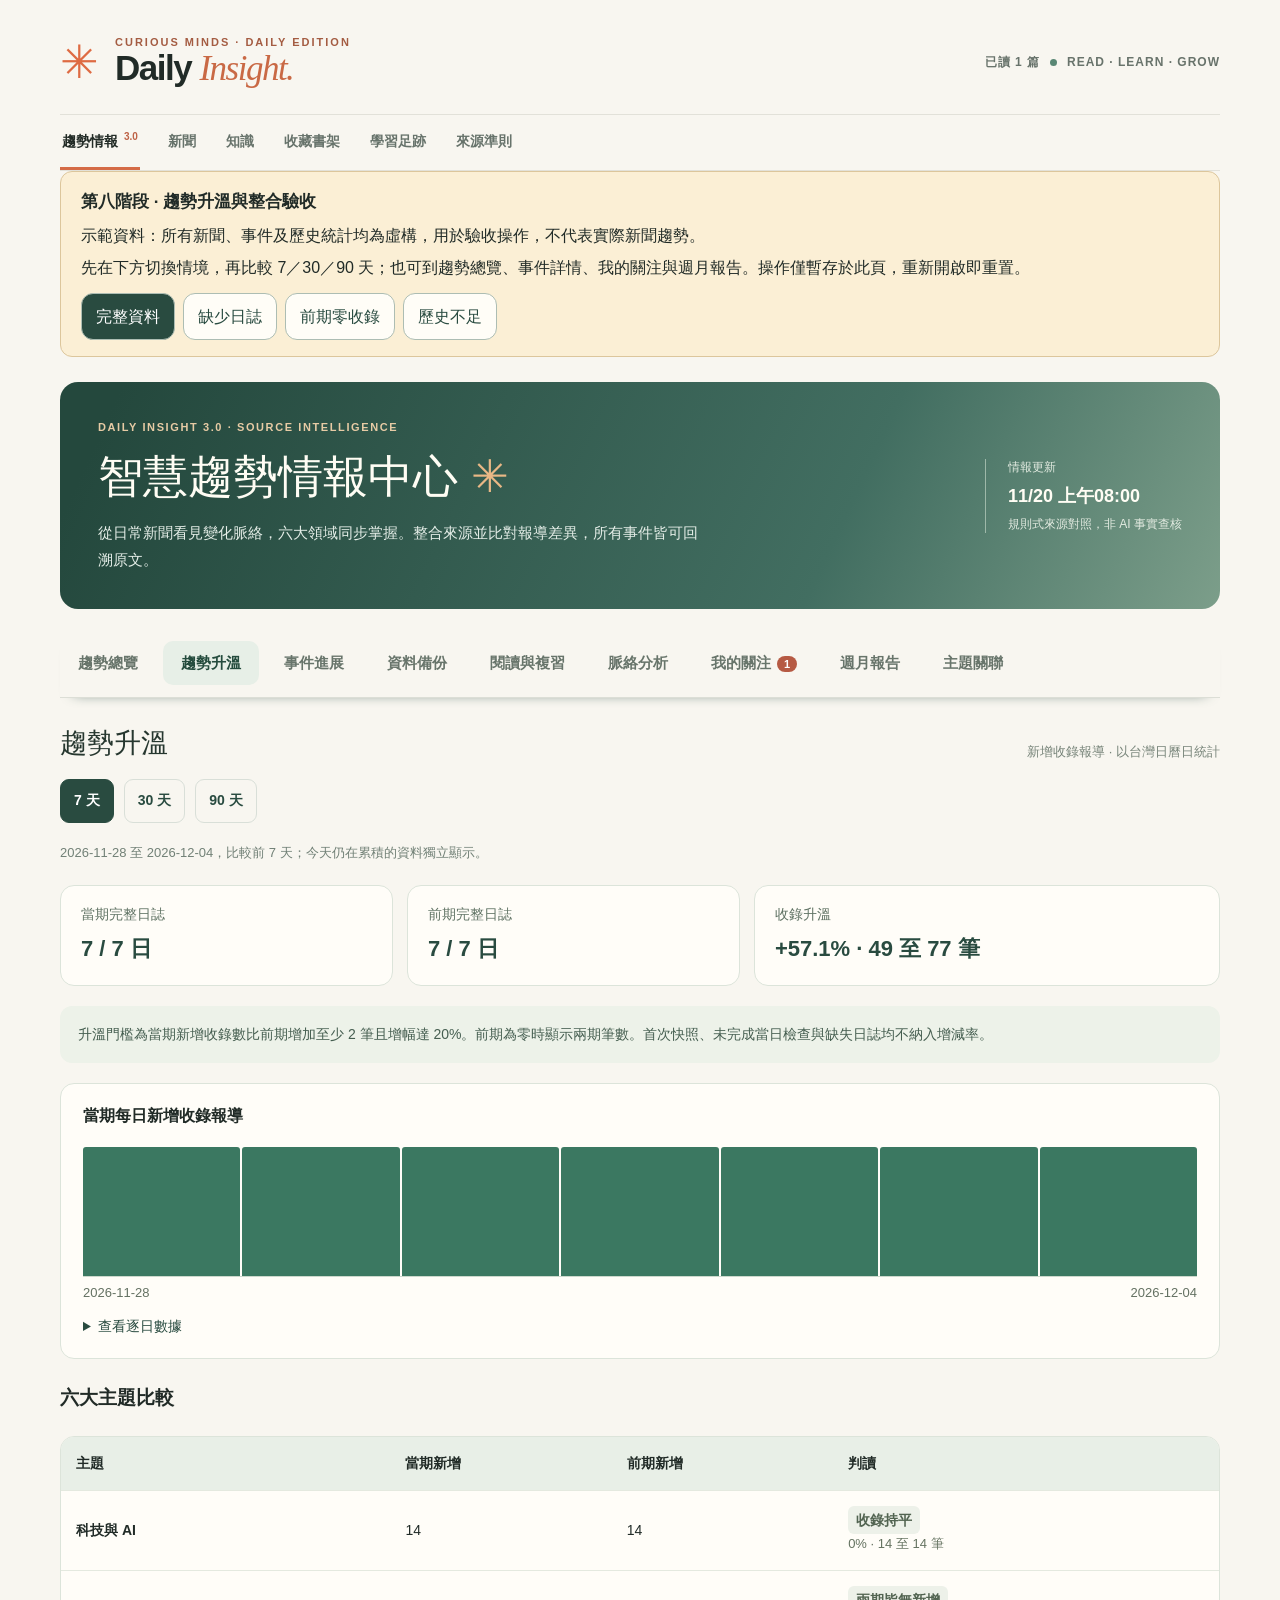
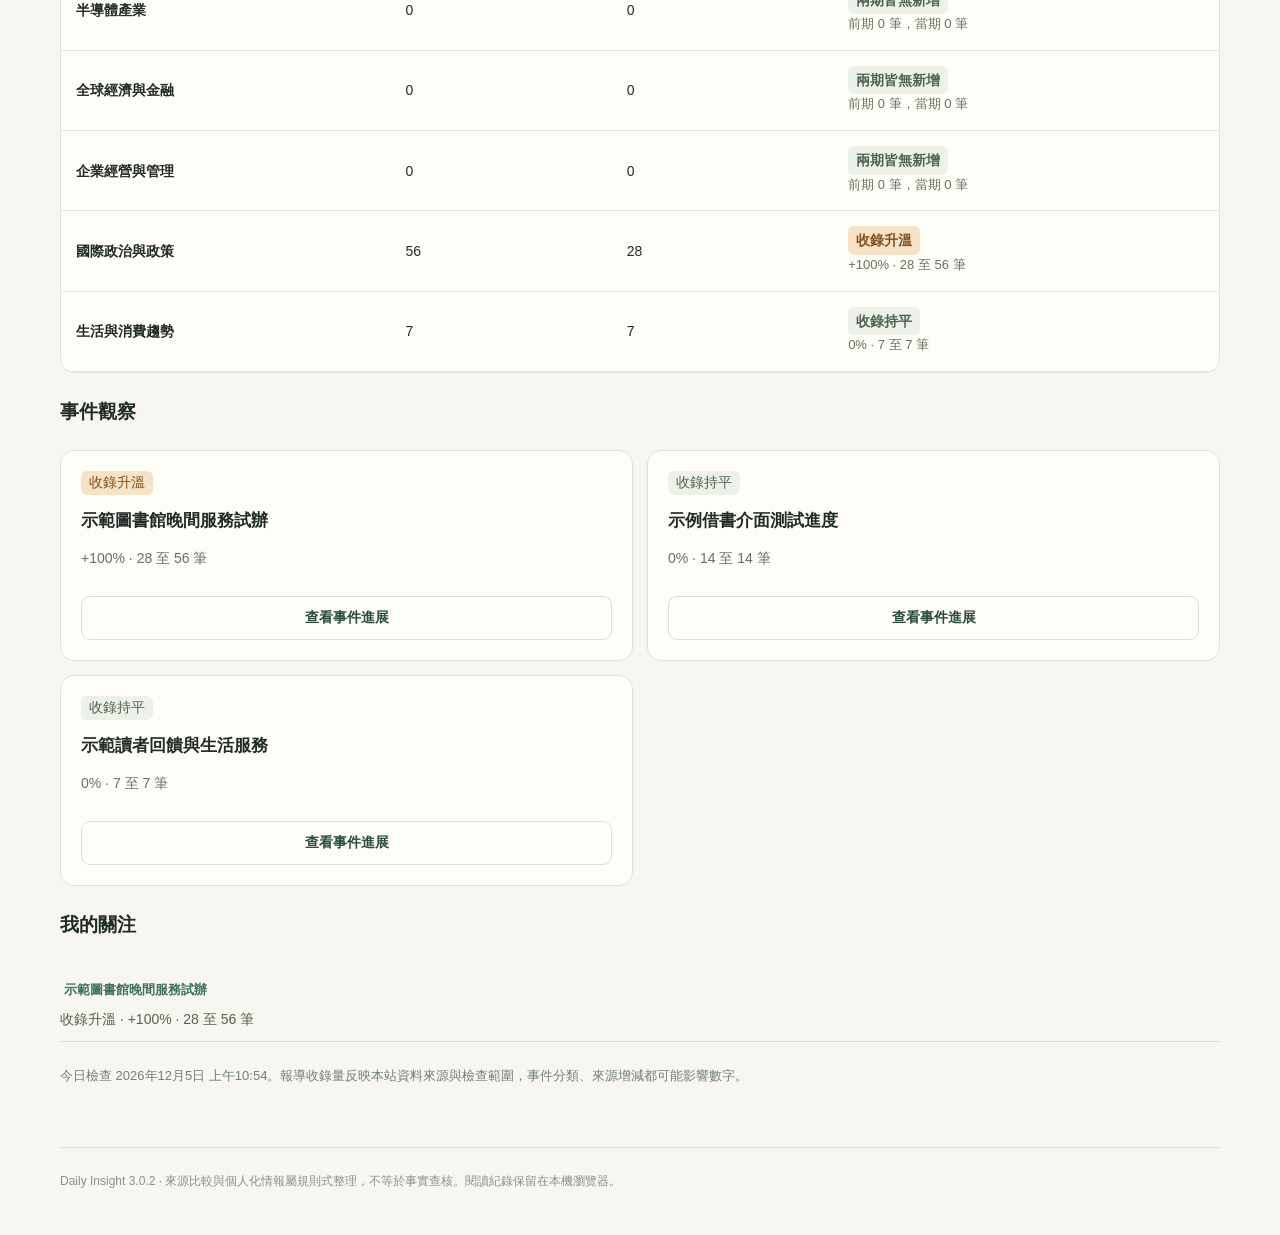
<file: preview/stage8-acceptance.html>
<!doctype html><html lang="zh-Hant"><head><meta charset="utf-8"><meta name="viewport" content="width=device-width,initial-scale=1"><meta name="theme-color" content="#f8f5ee"><meta name="description" content="Daily Insight 每日新知與六大領域智慧趨勢情報中心"><title>Daily Insight 3.0 第八階段驗收預覽</title><style>:root{font-family:'DM Sans','Noto Sans TC',sans-serif;color:#212b27;background:#f8f6f0}*{box-sizing:border-box}body{margin:0}.shell{max-width:1220px;margin:auto;padding:0 30px}.mast{padding:35px 0 25px;display:flex;align-items:center;justify-content:space-between;gap:15px}.brand{display:flex;align-items:center;gap:16px}.brandmark{font-size:46px;color:#de6b43}.eyebrow,.kicker{font-size:11px;font-weight:800;letter-spacing:2px;color:#a45c42}h1{font-size:35px;margin:0;letter-spacing:-1.5px}h1 em{font-family:Georgia,serif;color:#c96945;font-weight:400}.header-right{font-size:12px;font-weight:700;letter-spacing:1px;color:#68736b;display:flex;align-items:center;gap:10px}.live-dot{width:7px;height:7px;background:#598774;border-radius:50%}nav{display:flex;gap:26px;border-top:1px solid #e2e1d9;border-bottom:1px solid #e2e1d9;overflow-x:auto}.tab{border:0;background:none;color:#67736b;padding:16px 2px;white-space:nowrap;font-size:14px;cursor:pointer;font-weight:700}.tab.active{color:#222b26;border-bottom:3px solid #d56b46}.hero{padding:48px 0 35px;display:grid;grid-template-columns:1.3fr .7fr;gap:40px;align-items:center}.hero h2{font-family:Georgia,'Noto Sans TC',serif;font-size:clamp(38px,5vw,64px);font-weight:500;line-height:1.18;letter-spacing:-2px;margin:15px 0}.hero p{color:#65736b;line-height:1.9;max-width:600px}.hero-art{border-radius:140px 140px 18px 18px;background:radial-gradient(circle at 72% 22%,#f5d9a4 0 11%,transparent 12%),linear-gradient(140deg,#b8d0bd,#4e796c 65%,#254b48);height:280px;position:relative;overflow:hidden}.hero-art:before{content:'✳';position:absolute;top:45px;left:20%;font-size:155px;color:#f4ead1;opacity:.9}.hero-art:after{content:'LEARN SOMETHING NEW';position:absolute;bottom:18px;right:20px;color:white;font-size:11px;letter-spacing:3px}.statsline{display:flex;gap:20px;flex-wrap:wrap;color:#78837a;font-size:12px}.sectionhead{display:flex;align-items:end;justify-content:space-between;margin:24px 0 20px;gap:15px}.sectionhead h2,.sectiontitle{font-family:Georgia,'Noto Sans TC',serif;font-size:29px;font-weight:500;margin:0}.filters{display:flex;gap:9px;overflow:auto;padding:0 0 18px}.filter,.mode{background:transparent;border:1px solid #d9dcd4;border-radius:40px;padding:9px 14px;color:#4c5a52;white-space:nowrap;cursor:pointer}.filter.selected,.mode.active{background:#294b40;color:white;border-color:#294b40}.grid{display:grid;grid-template-columns:repeat(3,minmax(0,1fr));gap:19px}.card{border:1px solid #e5e3db;background:#fffdf8;border-radius:14px;overflow:hidden;display:flex;flex-direction:column;min-height:320px}.card-art{height:116px;background:#b6c8bb;position:relative;overflow:hidden}.card-art:after{content:'✦';position:absolute;right:22px;top:-30px;font-size:130px;color:#fff9e8;opacity:.6}.card:nth-child(3n+2) .card-art{background:#e2c6ae}.card:nth-child(3n+3) .card-art{background:#b2c5d1}.card-body{padding:22px;display:flex;flex-direction:column;flex:1}.meta{font-size:11px;color:#8a8d83;letter-spacing:.5px}.card h3{font-size:20px;line-height:1.5;margin:13px 0;letter-spacing:-.3px}.card p{font-size:13px;color:#65736b;line-height:1.8;flex:1}.actions{display:flex;gap:8px;flex-wrap:wrap;margin-top:16px}.btn{border:1px solid #d9dfd8;background:transparent;padding:10px 13px;border-radius:9px;color:#294b40;cursor:pointer;font-size:12px;font-weight:700;text-decoration:none}.btn.primary{background:#294b40;color:white;border-color:#294b40}.notice,.empty{padding:22px;background:#f1efe6;border-radius:12px;color:#536159;line-height:1.9;margin:18px 0}.reader{max-width:830px;margin:35px auto 70px}.back{border:0;background:none;color:#8c604e;cursor:pointer;padding:10px 0}.reader h2{font-family:Georgia,'Noto Sans TC',serif;font-size:clamp(29px,4vw,46px);line-height:1.45;font-weight:500;margin:15px 0}.reader-intro{font-size:15px;color:#68746b;line-height:1.8}.reader-panel{background:#fffdf8;border:1px solid #e4e2da;padding:28px;border-radius:15px;margin:25px 0}.reader-panel h3{margin-top:0}.reader-text{font-size:18px;line-height:2;white-space:pre-wrap}.compare{display:grid;grid-template-columns:1fr 1fr;gap:18px}.compare>div{background:#f4f3ec;border-radius:12px;padding:20px}.compare label{font-size:12px;font-weight:700;color:#ae6346}.reader-note{font-size:12px;color:#78847b;line-height:1.8}.stat{font-size:48px;color:#c56c4e}footer{border-top:1px solid #e2e1d9;margin-top:60px;padding:25px 0 45px;font-size:12px;color:#88928a}@media(max-width:800px){.shell{padding:0 18px}.mast{padding:24px 0}.header-right{display:none}.hero{grid-template-columns:1fr;padding:35px 0 20px;gap:20px}.hero-art{height:160px;border-radius:15px}.hero-art:before{top:-20px;font-size:150px}.grid{grid-template-columns:1fr 1fr}.compare{grid-template-columns:1fr}}@media(max-width:560px){.grid{grid-template-columns:1fr}.card{min-height:0}.card-art{height:90px}.reader-panel{padding:18px}h1{font-size:29px}}
/* V1.4: evidence-first bilingual reader */
.evidence-list{display:grid;gap:16px;margin:24px 0}.evidence-row{border:1px solid #ded9d1;border-radius:14px;padding:22px;background:#fff}.evidence-row.compare{display:grid;grid-template-columns:1fr 1fr;gap:24px}.evidence-row.compare>div+div{border-left:1px solid #e4dfd6;padding-left:24px}.translation-missing{color:#8a6250;font-style:italic}.evidence-row .reader-text{white-space:pre-wrap;overflow-wrap:anywhere;line-height:1.9}@media(max-width:700px){.evidence-row.compare{grid-template-columns:1fr}.evidence-row.compare>div+div{border-left:0;border-top:1px solid #e4dfd6;padding-left:0;padding-top:18px}}

/* V1.7 article photography and knowledge challenges */
.card-art.has-photo:after{display:none}.card-art{height:160px}.reader-cover{height:300px;border-radius:16px;background:linear-gradient(120deg,#b6c8bb,#d8b99d);margin:20px 0;overflow:hidden}.quiz-panel{background:#fffdf8;border:1px solid #e2ded4;border-radius:16px;padding:24px;margin:30px 0}.quiz-panel h3{font-size:24px}.quiz-question{border:0;border-top:1px solid #e4e1d9;padding:18px 0;margin:0}.quiz-question legend{font-weight:700;line-height:1.7;padding-top:12px}.quiz-choice{display:block;border:1px solid #dddcd5;border-radius:9px;padding:12px;margin:9px 0;cursor:pointer;line-height:1.6}.quiz-choice:has(input:checked){border-color:#294b40;background:#eff5ef}.quiz-feedback{background:#edf4e9;padding:18px;border-radius:12px;line-height:1.8;margin-top:18px}.badge-grid{display:grid;grid-template-columns:repeat(3,minmax(0,1fr));gap:12px;margin:22px 0}.badge-card{background:#fffdf8;border:1px solid #e2ded4;padding:20px;border-radius:12px;display:flex;flex-direction:column;gap:8px}.badge-card strong{font-size:17px}.badge-card small{color:#69756c}.badge-card.locked{opacity:.5}@media(max-width:600px){.badge-grid{grid-template-columns:repeat(2,minmax(0,1fr))}.reader-cover{height:190px}}

.site-toolbar {
 position: sticky;
 top: 0;
 z-index: 10;
 background: #f8f6f0;
 padding-top: env(safe-area-inset-top, 0px);
}
.site-toolbar #explore-toolbar>p.meta{margin:0 0 16px}
#explore-toolbar .explore-topics{flex-wrap:nowrap}
#explore-toolbar .filter{flex:none}
@media(max-width:600px){nav{flex-wrap:wrap;gap:0 16px}.tab{padding:12px 2px}}

.article-prose{margin:24px 0}
.article-prose>.reader-text{margin:0 0 1em}

@media(max-width:800px){
 .site-toolbar nav{flex-wrap:nowrap;gap:0 16px}
 .site-toolbar nav .tab{flex:none;padding:12px 2px}
 #explore-toolbar .sectionhead{margin:12px 0 4px}
 #explore-toolbar .sectionhead h2{font-size:23px}
 .site-toolbar #explore-toolbar>p.meta{margin:0 0 8px}
 #explore-toolbar .explore-topics{padding-bottom:8px}
}

/* Let each image set the frame height so the entire composition is visible. */
.article-visual .card-art,.article-visual .reader-cover{height:auto;background:none}
.article-visual .card-art:after{display:none}
.article-visual .reader-cover{margin:16px auto 8px;max-width:720px}
.topic-art[hidden]{display:none}
.topic-art{color:var(--art-ink)}
.illustration-frame{background:var(--art-bg)}
.illustration-frame.has-generated svg{display:none}
.illustration-frame svg,.illustration-frame img,.official-photo,.official-photo img{display:block;width:100%;height:auto}
.official-photo:focus-visible{outline:3px solid #286452;outline-offset:-4px}
.visual-label{display:block;padding:3px 8px;background:#f8f6f0;color:#536159;text-align:right;font-size:11px;line-height:1.4}
.photo-credit{max-width:720px;margin:0 auto 12px}

#explore-toolbar:has(.reader-back){max-width:830px;margin-inline:auto}
.reader-back{display:block;min-height:44px;padding:8px 10px;margin-left:-10px;font-size:15px;font-weight:700}
.reader{margin-top:20px}

.reader-aside-inner {
 border: 1px solid #e2e1d9;
 border-radius: 12px;
 background: #f4f2ea;
 padding: 18px;
}
.reader-aside-inner > h2, .reader-panel-header h2 {
 font-size: 16px;
 margin: 0 0 12px;
}
.reader-float-button { display: none; }
.reader-related { list-style: none; margin: 0; padding: 0; }
.reader-related li + li, .reader-context-rows > div + div {
 border-top: 1px solid #e2e1d9;
 padding-top: 12px;
 margin-top: 12px;
}
.reader-related-link {
 font: inherit;
 font-size: 14px;
 font-weight: 700;
 color: #294b40;
 line-height: 1.5;
}
button.reader-related-link {
 text-align: left;
 border: 0;
 background: none;
 padding: 0;
 cursor: pointer;
 text-decoration: underline;
 text-underline-offset: 3px;
}
.reader-context-meta {
 display: block;
 margin-top: 4px;
 font-size: 12px;
 color: #56635a;
}
.reader-context-meta a { color: #294b40; }
.reader-related p, .reader-context-rows dd, .reader-diagram {
 margin: 6px 0 0;
 font-size: 13px;
 line-height: 1.65;
 overflow-wrap: anywhere;
}
.reader-context-rows { margin: 0; }
.reader-context-rows dt { font-size: 14px; font-weight: 700; }

.reader-diagram { max-width: 520px; }
.diagram-question { font-weight: 700; margin: 0 0 10px; }
.diagram-options { list-style: none; padding: 0; margin: 0 0 12px; display: grid; gap: 6px; }
.diagram-options li {
 display: grid;
 grid-template-columns: minmax(2.5em, auto) 1fr;
 gap: 1px 8px;
 padding: 5px 8px;
 border: 1px solid #dedfd5;
 border-radius: 6px;
 background: #fffdf8;
}
.diagram-options small { grid-column: 2; color: #324c41; }
.diagram-options .diagram-forgone { border-color: #658070; background: #e4eee5; }
.reader-diagram figcaption { font-weight: 700; }
.diagram-check { margin-top: 10px; }
.diagram-check summary { cursor: pointer; color: #294b40; }
.diagram-check p { margin: 6px 0; }
.diagram-expand {
 font: inherit;
 text-decoration: underline;
 padding: 6px 0;
 background: none;
 color: #294b40;
 border: 0;
 cursor: pointer;
}
.reader-diagram-dialog {
 width: min(520px, calc(100% - 36px));
 max-height: 85vh;
 padding: 22px;
 background: #fffdf8;
 color: #212b27;
 border: 1px solid #d9dfd8;
 border-radius: 14px;
}
.reader-diagram-dialog::backdrop { background: #182b226b; }
.reader-diagram-dialog form { float: right; }
.reader-diagram-dialog .reader-diagram { font-size: 16px; }
.has-reader-asides > .reader { margin-bottom: 24px; }

.reader-panel-diagram + .reader-glossary {
 border-top: 1px solid #e2e1d9;
 margin-top: 18px;
 padding-top: 18px;
}
.reader-panel-diagram h3 { font-size: 15px; margin: 0 0 8px; }
.glossary-filter {
 display: grid;
 gap: 6px;
 margin-bottom: 15px;
 font-size: 13px;
 font-weight: 600;
}
.glossary-filter input {
 width: 100%;
 min-height: 40px;
 padding: 7px 10px;
 font: inherit;
 font-size: 16px;
 background: #fffdf8;
 color: #212b27;
 border: 1px solid #bdc8bf;
 border-radius: 8px;
}
.reader-glossary dt small { color: #54645b; font-weight: 400; }
.reader-panel-dialog {
 position: fixed;
 inset: auto 0 0;
 width: min(620px, 100%);
 max-width: 100%;
 max-height: 82vh;
 max-height: 82dvh;
 margin: 0 auto;
 padding: 0;
 border: 1px solid #d9dfd8;
 border-radius: 18px 18px 0 0;
 background: #fffdf8;
 color: #212b27;
}
.reader-panel-dialog[open] { display: flex; flex-direction: column; }
.reader-panel-dialog::backdrop { background: #182b227d; }
.reader-panel-header {
 display: flex;
 align-items: center;
 justify-content: space-between;
 gap: 12px;
 padding: 10px 18px;
 border-bottom: 1px solid #e2e1d9;
 background: #f4f2ea;
}
.reader-panel-header h2 { margin: 0; }
.reader-panel-header button { min-height: 44px; }
.reader-panel-body {
 overflow: auto;
 overscroll-behavior: contain;
 padding: 16px 18px calc(22px + env(safe-area-inset-bottom, 0px));
}
.reader-panel-body .reader-context-rows dd,
.reader-panel-body .reader-related p { font-size: 15px; }
body:has(.reader-panel-dialog[open], .reader-diagram-dialog[open]) { overflow: hidden; }

@media (max-width: 1199px) {
 .reader-aside-inner { display: none; }
 .reader-layout.has-reader-asides { padding-bottom: calc(72px + env(safe-area-inset-bottom, 0px)); }
 .reader-float-button {
  display: inline-flex;
  position: fixed;
  bottom: calc(12px + env(safe-area-inset-bottom, 0px));
  z-index: 12;
  align-items: center;
  min-height: 44px;
  padding: 8px 14px;
  border: 1px solid #628778;
  border-radius: 24px;
  background: #294b40;
  color: #fff;
  font: inherit;
  font-size: 14px;
  font-weight: 700;
  box-shadow: 0 2px 8px #202b2633;
  cursor: pointer;
 }
 .reader-aside-left .reader-float-button { left: max(12px, env(safe-area-inset-left, 0px)); }
 .reader-aside-right .reader-float-button { right: max(12px, env(safe-area-inset-right, 0px)); }
}

@media (min-width: 1200px) {
 .shell:has(.reader-layout.has-reader-asides) {
  max-width: 1920px;
  padding-inline: clamp(28px, 2.6vw, 56px);
 }
 .reader-layout.has-reader-asides {
  display: grid;
  grid-template-columns: minmax(0, 890px);
  grid-template-areas: "article";
  align-items: start;
  justify-content: center;
  gap: clamp(18px, 1.45vw, 28px);
 }
 .reader-layout.has-reader-asides:has(.reader-aside-left) {
  grid-template-columns: minmax(215px, 380px) minmax(0, 890px);
  grid-template-areas: "related article";
 }
 .reader-layout.has-reader-asides:has(.reader-aside-right) {
  grid-template-columns: minmax(0, 890px) minmax(215px, 380px);
  grid-template-areas: "article context";
 }
 .reader-layout.has-reader-asides:has(.reader-aside-left):has(.reader-aside-right) {
  grid-template-columns: minmax(215px, 1fr) minmax(0, 890px) minmax(215px, 1fr);
  grid-template-areas: "related article context";
 }
 .reader-layout.has-reader-asides > .reader {
  grid-area: article;
  min-width: 0;
  max-width: 890px;
  width: 100%;
 }
 .reader-aside { width: 100%; min-width: 0; margin: 20px 0 0; }
 .reader-aside-left { grid-area: related; }
 .reader-aside-right { grid-area: context; }
 .reader-aside-inner .reader-context-rows dd,
 .reader-aside-inner .reader-related p { font-size: 14px; }
}
@media (min-width: 1200px) and (min-height: 700px) {
 .reader-aside {
  position: sticky;
  top: calc(114px + env(safe-area-inset-top, 0px));
  max-height: calc(100dvh - 130px - env(safe-area-inset-top, 0px));
  overflow: auto;
  scrollbar-width: thin;
 }
}

/* Daily Insight 2.0: trend intelligence, preserving the original editorial palette. */
.nav-new{font-size:10px;font-weight:800;color:#be6347;vertical-align:super;margin-left:2px}
.trend-hero{margin:25px 0 24px;padding:36px 38px;border-radius:18px;background:linear-gradient(115deg,#24483d 5%,#426e61 67%,#7c9e8a);color:#fffdf4;display:flex;justify-content:space-between;align-items:center;gap:28px}
.trend-eyebrow{font-size:11px!important;font-weight:800;letter-spacing:1.6px;color:#e7cba5!important}
.trend-hero h2{font-family:Georgia,'Noto Sans TC',serif;font-size:clamp(27px,3.7vw,45px);font-weight:500;line-height:1.3;margin:10px 0 13px}
.trend-hero p{font-size:15px;line-height:1.8;margin:0;color:#e5eee8;max-width:600px}
.trend-hero-star{color:#e9b886;font-family:'DM Sans',sans-serif}
.trend-hero-meta{min-width:180px;border-left:1px solid #9eb8a9;padding-left:22px;display:flex;flex-direction:column;gap:8px}
.trend-hero-meta span,.trend-hero-meta small{color:#e3ebe1;font-size:12px}
.trend-hero-meta strong{font-size:18px}
.trend-tabs{position:sticky;top:env(safe-area-inset-top,0px);z-index:20;display:flex;gap:7px;overflow-x:auto;border-bottom:1px solid #dcded6;padding:8px 0 12px;scrollbar-width:thin;background:#f8f6f0;box-shadow:0 8px 14px -14px #24483d;overscroll-behavior-x:contain}
.trend-tab{border:0;border-radius:10px;padding:12px 18px;background:transparent;white-space:nowrap;color:#68756b;font-size:15px;font-family:inherit;font-weight:700;cursor:pointer;min-height:44px}
.trend-tab.active{background:#e7efe7;color:#254c3e}
.trend-dot{display:inline-block;min-width:20px;padding:2px 5px;margin-left:6px;border-radius:12px;background:#b65a43;color:white;font-size:11px}
.trend-overview,.trend-watch,.trend-reports,.trend-network{padding:18px 0 20px}
.trend-section-title{margin:27px 0 17px;display:flex;justify-content:space-between;align-items:end;gap:12px}
.trend-section-title h3{margin:0;font:500 27px Georgia,'Noto Sans TC',serif;color:#26372f}
.trend-section-title span{color:#778479;font-size:13px}
.trend-topic-grid{display:grid;grid-template-columns:repeat(3,minmax(0,1fr));gap:12px}
.trend-topic-card{display:grid;grid-template-columns:52px 1fr;grid-template-rows:1fr 1fr;align-items:center;column-gap:12px;text-align:left;padding:17px;background:#fffdf8;border:1px solid #e5e5de;border-radius:13px;color:#25362e;min-height:105px;cursor:pointer}
.trend-topic-card:hover,.trend-event-card:hover{border-color:#b9c8bb}
.trend-topic-symbol{grid-row:1/3;width:48px;height:48px;border-radius:13px;display:flex;align-items:center;justify-content:center;font-size:28px}
.trend-topic-card>span:nth-child(2){font-size:15px;font-weight:700}
.trend-topic-card strong{color:#58776a;font-size:16px}.trend-topic-card small{font-weight:400;font-size:12px;color:#8c978d}
.trend-topic-filters{display:flex;gap:8px;overflow-x:auto;padding:2px 0 15px;scrollbar-width:thin}
.trend-chip{white-space:nowrap;border:1px solid #d5dcd5;background:#fffdf9;border-radius:99px;padding:9px 15px;min-height:43px;color:#405b4c;font-size:14px;cursor:pointer}
.trend-chip.active{background:#315a4c;color:#fff;border-color:#315a4c}.trend-chip.active span{color:#fff!important}
.trend-event-list{display:grid;grid-template-columns:repeat(2,minmax(0,1fr));gap:14px}
.trend-event-card{display:flex;flex-direction:column;background:#fffdf9;border:1px solid #e1e4da;border-radius:14px;padding:23px;min-width:0}
.trend-event-top,.trend-event-bottom{display:flex;justify-content:space-between;align-items:center;gap:12px}
.trend-topic-label{font-size:13px;font-weight:800;color:#487263}
.trend-impact{font-size:12px;color:#66786c;border-radius:99px;background:#edf0e8;padding:5px 10px;white-space:nowrap}.trend-impact.mid{background:#f7ebd5;color:#9e6e30}.trend-impact.high{background:#f8e0dc;color:#a94b3d}
.trend-event-card h3{font-size:19px;line-height:1.6;margin:15px 0 9px;overflow-wrap:anywhere}
.trend-event-card h3 button{background:none;border:0;color:#263c30;font:inherit;text-align:left;padding:0;cursor:pointer}
.trend-event-card h3 button:hover{text-decoration:underline;text-underline-offset:4px}
.trend-event-card p{color:#637267;font-size:14px;line-height:1.8;margin:0 0 16px;flex:1}
.trend-event-bottom{border-top:1px solid #ecece4;padding-top:13px;color:#7b897d;font-size:12px;flex-wrap:wrap}
.trend-event-bottom>div,.trend-inline-actions{display:flex;gap:12px;align-items:center;flex-wrap:wrap}
.trend-text-btn{background:none;border:0;color:#3d725d;font-size:13px;font-weight:700;cursor:pointer;padding:4px;min-height:30px}
.trend-text-btn:hover{text-decoration:underline}.trend-unread{display:inline-block;color:#aa5544;margin-left:6px}
.trend-event-card.compact{padding:18px}.trend-event-card.compact h3{font-size:16px}
.trend-footnote,.trend-muted{line-height:1.8;color:#718076;font-size:13px}.trend-footnote{margin:22px 0}.trend-muted{margin:8px 0 20px}
.trend-detail{padding:22px 0}.trend-back{border:0;background:none;color:#875e4b;cursor:pointer;font-weight:700;font-size:15px;min-height:44px}
.trend-detail-heading{background:#eef2ea;border-radius:16px;padding:28px;margin:14px 0 21px}.trend-detail-heading h3{font:500 clamp(24px,3vw,35px)/1.6 Georgia,'Noto Sans TC',serif;margin:15px 0}.trend-detail-meta{font-size:13px;color:#708078;margin-bottom:17px}
.trend-detail-grid{display:grid;grid-template-columns:repeat(2,minmax(0,1fr));gap:16px}.trend-detail-panel{background:#fffdf8;border:1px solid #e1e3dc;border-radius:13px;padding:24px;margin-bottom:16px;min-width:0}
.trend-detail-panel h4{font-size:19px;color:#284d40;margin:0 0 15px}.trend-detail-panel h4:not(:first-child){margin-top:24px}.trend-detail-panel p{font-size:14px;color:#637267;line-height:1.85}
.trend-evidence,.trend-related,.trend-small-list{padding-left:19px;line-height:1.65}.trend-evidence li{margin:16px 0}.trend-evidence strong{font-size:14px;display:block;overflow-wrap:anywhere}.trend-evidence small,.trend-related small{display:block;color:#778579;font-size:12px;margin:5px 0}
.trend-source-link{font-size:12px;line-height:1.7;color:#3f715b;overflow-wrap:anywhere}
.trend-timeline{border-left:2px solid #afc7b5;list-style:none;margin:13px 0 0 5px;padding-left:21px}.trend-timeline li{position:relative;margin:0 0 21px;line-height:1.6;font-size:14px}.trend-timeline li:before{content:'';position:absolute;left:-28px;top:6px;width:10px;height:10px;border-radius:50%;background:#578273}.trend-timeline time{display:block;color:#a36049;font-size:12px;font-weight:800}.trend-timeline small{display:block;color:#829086}
.trend-caution{background:#f8f1e7;border-radius:9px;padding:13px;color:#8f6752!important;font-size:13px;line-height:1.8}
.trend-related button{background:none;border:none;padding:0;cursor:pointer;color:#3e715a;font-size:15px;text-align:left;text-decoration:underline;text-underline-offset:3px}
.trend-preference-grid{display:grid;grid-template-columns:repeat(2,minmax(0,1fr));gap:12px}.trend-preference-grid label{font-size:15px;line-height:1.5;cursor:pointer}.trend-preference-grid input{accent-color:#315d4b;width:17px;height:17px;vertical-align:middle}
.trend-summary-cards{display:grid;grid-template-columns:repeat(3,minmax(0,1fr));gap:12px;margin:20px 0}.trend-summary-cards>div{display:flex;flex-direction:column;gap:6px;background:#eef2eb;border-radius:13px;padding:20px;min-height:112px}.trend-summary-cards strong{font-size:clamp(20px,2.3vw,29px);color:#315e4d;overflow-wrap:anywhere}.trend-summary-cards span{font-size:13px;color:#6c8173}
.trend-report-controls{display:flex;justify-content:space-between;gap:12px;flex-wrap:wrap;align-items:center;margin:15px 0}.trend-report-controls>div{display:flex;gap:8px}
.trend-bars{display:grid;gap:16px;margin-top:23px}.trend-bar-row{display:grid;grid-template-columns:150px 1fr 36px;gap:12px;align-items:center;color:#485c4f;font-size:13px}.trend-bar-row strong{text-align:right;color:#325a4d}.trend-bar-rail{height:12px;background:#f0f0e7;border-radius:99px;overflow:hidden}.trend-bar-rail i{display:block;height:100%;border-radius:99px;min-width:2px}
.trend-network-topics{display:grid;grid-template-columns:repeat(3,minmax(0,1fr));gap:12px;margin:24px 0}.trend-network-node{background:#fffdf8;border:1px solid var(--node);color:var(--node);border-radius:13px;padding:22px 10px;font-size:16px;font-weight:700;cursor:pointer;min-height:74px}
.trend-links{list-style:none;padding:0}.trend-links li{display:flex;align-items:center;gap:10px;border-bottom:1px solid #ebece4;padding:12px 0;font-size:14px}.trend-links li span:first-child{min-width:105px}.trend-links li span:nth-child(3){min-width:100px}.trend-links strong{color:#517563;font-size:12px;white-space:nowrap}.trend-link-line{flex:1;height:2px;background:#aac6b2}
.trend-announcement{position:fixed;bottom:20px;left:50%;transform:translateX(-50%);background:#285644;color:white;padding:10px 18px;border-radius:9px;z-index:35}
@media(max-width:850px){.trend-hero{padding:24px;align-items:start}.trend-topic-grid{grid-template-columns:repeat(2,minmax(0,1fr))}.trend-detail-grid{grid-template-columns:1fr}}
@media(max-width:600px){.trend-hero{display:block;padding:22px;margin:13px 0 15px}.trend-hero-meta{border:0;border-top:1px solid #91ae9b;padding:12px 0 0;margin-top:18px;gap:4px}.trend-hero-meta strong{font-size:15px}.trend-tabs{gap:4px}.trend-tab{font-size:14px;padding:11px 13px}.trend-section-title{align-items:start;flex-direction:column;gap:5px}.trend-section-title h3{font-size:23px}.trend-topic-grid,.trend-event-list,.trend-network-topics{grid-template-columns:1fr}.trend-topic-card{min-height:82px;padding:11px}.trend-event-card{padding:19px}.trend-detail-heading{padding:18px}.trend-detail-panel{padding:18px}.trend-summary-cards{grid-template-columns:repeat(2,minmax(0,1fr))}.trend-summary-cards>div:last-child{grid-column:1/-1}.trend-preference-grid{grid-template-columns:1fr}.trend-bar-row{grid-template-columns:105px 1fr 30px;gap:7px;font-size:12px}.trend-links li{flex-wrap:wrap}.trend-links li span:first-child,.trend-links li span:nth-child(3){min-width:0}.trend-network-node{min-height:65px}}
@media(prefers-reduced-motion:reduce){.trend-event-card,.trend-topic-card{transition:none}}

/* Daily Insight 3.0 stage 5: source inspection / evidence comparison. */
.trend-investigation{margin:4px 0 20px}
.trend-pane-tabs{display:flex;gap:8px;flex-wrap:wrap;padding:8px 0 15px}
.trend-pane-tab{font:700 14px 'DM Sans','Noto Sans TC',sans-serif;color:#365848;background:#fffdf8;border:1px solid #cbd8cd;border-radius:10px;min-height:44px;padding:10px 16px;cursor:pointer}
.trend-pane-tab.active{color:#fff;background:#315a4c;border-color:#315a4c}
.trend-investigation-panel{margin-bottom:18px}
.trend-proof-summary{display:flex;flex-wrap:wrap;gap:8px;margin:0 0 14px}
.trend-proof-pill{font-size:13px;font-weight:700;padding:7px 11px;border-radius:99px}
.trend-proof-pill.has-primary{background:#e1efe4;color:#2c6648}.trend-proof-pill.pending{background:#f6eee0;color:#865a34}
.trend-claim-groups{display:grid;grid-template-columns:repeat(2,minmax(0,1fr));gap:12px;margin:18px 0}
.trend-claim-row{background:#f4f6ef;border:1px solid #e0e6dd;border-radius:12px;padding:17px;min-width:0}
.trend-claim-row strong{display:block;color:#2b4d3c;font-size:16px;line-height:1.7;overflow-wrap:anywhere}
.trend-claim-row small{display:block;color:#65766b;margin-top:9px;font-size:13px}
.trend-claim-label{font-size:13px;color:#926342;font-weight:800;margin-bottom:9px}
.trend-claim-links{display:grid;gap:7px;margin-top:13px}
.trend-quality-list{display:grid;gap:12px;margin-top:17px}
.trend-quality-item{display:grid;grid-template-columns:minmax(140px,1fr) minmax(220px,1.3fr);gap:12px 20px;border:1px solid #e1e5dc;border-radius:12px;padding:16px;min-width:0}
.trend-quality-item strong{font-size:16px;color:#294d3d}.trend-quality-item small{display:block;font-size:13px;color:#66766c;line-height:1.6;margin-top:5px;overflow-wrap:anywhere}
.trend-quality-badges{display:flex;flex-wrap:wrap;gap:7px;align-items:start}.trend-quality-badges>span{font-size:13px;border-radius:8px;background:#edf2e9;padding:6px 8px;line-height:1.5}
.trend-quality-badges .trend-link-status.good{background:#e1f0e3;color:#2c6848}.trend-quality-badges .trend-link-status.bad{background:#f9e3df;color:#a04b3d}.trend-quality-badges .trend-link-status.pending{background:#f6efe1;color:#805b38}
.trend-quality-link{grid-column:1/-1;overflow-wrap:anywhere}
.trend-compare-grid{display:grid;grid-template-columns:repeat(2,minmax(0,1fr));gap:14px;margin:18px 0}
.trend-compare-column{display:flex;flex-direction:column;gap:8px;min-width:0}.trend-compare-column label{font-size:15px;font-weight:700;color:#365849}
.trend-compare-column select{width:100%;min-height:44px;border:1px solid #c8d7c8;border-radius:10px;background:#fff;padding:9px 12px;font:inherit;font-size:15px;color:#284a3a}
.trend-compare-content{background:#f4f6ef;border:1px solid #e0e5db;border-radius:12px;padding:18px;min-height:200px;display:flex;flex-direction:column;gap:13px}
.trend-compare-content strong{font-size:17px;line-height:1.7;color:#2a4b3e;overflow-wrap:anywhere}.trend-compare-content p{margin:0}.trend-compare-content a{margin-top:auto}
.trend-compare-meta{font-size:13px;color:#65796b}.trend-compare-assessment{padding:14px 16px;background:#edf2e9;border-radius:10px;font-size:14px;line-height:1.8;color:#3d5d4b}
@media(max-width:700px){.trend-compare-grid,.trend-claim-groups,.trend-quality-item{grid-template-columns:1fr}.trend-compare-content{min-height:0}.trend-quality-link{grid-column:auto}}

/* Daily Insight 3.0 stage 6 — personal dashboard, watch terms, progress and backup. */
.trend-personal-layout{max-width:800px}
.trend-personal-row{display:flex;justify-content:space-between;align-items:center;gap:15px;padding:13px 0;border-bottom:1px solid #e3e8df;min-width:0}
.trend-personal-row:last-of-type{border-bottom:0}
.trend-personal-row label{font-size:15px;font-weight:700;line-height:1.6;display:flex;align-items:center;gap:8px}
.trend-personal-row input{accent-color:#315d4b;width:18px;height:18px}
.trend-personal-row strong{font-size:16px;color:#2b4939;overflow-wrap:anywhere}
.trend-personal-row small{display:block;color:#637667;line-height:1.75;font-size:13px;margin-top:5px;overflow-wrap:anywhere}
.trend-personal-actions{display:flex;gap:8px;align-items:center;flex-wrap:wrap;flex:none}
.trend-personal-actions>button:not(.btn){background:#fffdf8;border:1px solid #ccd8cc;border-radius:8px;min-width:40px;min-height:40px;color:#305844;font-size:18px;cursor:pointer}
.trend-personal-actions button:disabled{opacity:.4;cursor:default}
.trend-personal-two,.trend-backup-grid{display:grid;grid-template-columns:repeat(2,minmax(0,1fr));gap:17px}
.trend-personal-form{display:grid;grid-template-columns:1fr 1fr;gap:14px}
.trend-personal-field{display:grid;gap:7px;font-weight:700;font-size:14px;color:#375b48;min-width:0}
.trend-personal-field input,.trend-personal-field select{width:100%;min-width:0;min-height:44px;border:1px solid #c2d1c4;border-radius:9px;background:#fff;color:#253b30;padding:9px 12px;font:inherit;font-size:16px}
.trend-personal-field input[type=file]{line-height:1.7;max-width:100%}
.trend-personal-wide{grid-column:1/-1}
.trend-personal-form fieldset{border:1px solid #e0e6dd;border-radius:11px;padding:14px;min-width:0}
.trend-personal-form legend{font-weight:700;color:#365b47;font-size:14px;padding:0 4px}
.trend-personal-form .trend-personal-actions{justify-content:flex-start}
.trend-progress-panel .trend-section-title{margin-top:0}
.trend-progress-panel .trend-section-title h4{margin:0}
.trend-progress-panel .trend-personal-field{margin-bottom:20px;max-width:350px}
.trend-progress-panel .trend-timeline strong{display:block;color:#315e4b;margin:3px 0}
.trend-progress-panel .trend-source-link{display:block;margin-top:6px}
.trend-backup-stats{display:grid;grid-template-columns:repeat(3,minmax(0,1fr));gap:9px;margin:18px 0}
.trend-backup-stats>div{display:grid;gap:3px;background:#edf2e9;padding:13px;border-radius:10px}
.trend-backup-stats strong{font-size:22px;color:#2d5d47}.trend-backup-stats span{font-size:13px;color:#677869}
.trend-backup-preview{background:#fffdf8;border:1px solid #dbe4d9;border-radius:14px;padding:22px;margin:20px 0}
.trend-backup-preview h4{font-size:20px;color:#284e3d;margin-top:0}
.trend-backup-table{overflow:auto;margin:16px 0}
.trend-backup-table>div{min-width:350px;display:grid;grid-template-columns:1.3fr repeat(3,minmax(55px,.7fr));gap:10px;border-bottom:1px solid #e3e8df;padding:11px 4px;font-size:14px}
.trend-backup-table>div:first-child{background:#eff3ed;font-weight:700;border-radius:9px}
.trend-personal-confirm{display:flex;align-items:center;gap:10px;font-size:14px;line-height:1.7;margin:18px 0}
.trend-personal-confirm input{accent-color:#285644;width:18px;height:18px;flex:none}
@media(max-width:850px){.trend-personal-two,.trend-backup-grid{grid-template-columns:1fr}}
@media(max-width:600px){.trend-personal-row{align-items:flex-start;flex-wrap:wrap}.trend-personal-actions{width:100%;justify-content:flex-end}.trend-personal-form{grid-template-columns:1fr}.trend-personal-wide{grid-column:auto}.trend-backup-stats{grid-template-columns:repeat(2,minmax(0,1fr))}.trend-personal-form .trend-personal-actions{justify-content:flex-start}}

/* Keep the two data and progress entry points visible on narrow screens. */
.trend-progress-link{color:#285b4d;font-weight:700}
@media(max-width:600px){
 .trend-tabs{display:grid;grid-template-columns:repeat(3,minmax(0,1fr));overflow-x:visible}
 .trend-tab{min-width:0;padding:10px 5px;text-align:center;white-space:normal}
}

.learning-section{margin-top:18px}.learning-digest{display:grid;grid-template-columns:repeat(2,minmax(0,1fr));gap:18px}
.learning-digest .trend-detail-panel{margin:0}.learning-section h4{font-size:21px;line-height:1.55;margin:10px 0}
.learning-section blockquote{margin:12px 0;padding-left:16px;border-left:3px solid #749a89;line-height:1.9}
.learning-label,.learning-source{font-size:14px;color:#506d61}.learning-source{display:block;margin:12px 0}.learning-source a{color:#285b4d;text-underline-offset:3px}
.learning-glossary{display:grid;grid-template-columns:repeat(2,minmax(0,1fr));gap:0 24px}.learning-glossary p{margin:0 0 8px}
.learning-review{margin-top:18px}.learning-review details{padding:12px;background:#eef2ec;border-radius:8px}.learning-review summary{cursor:pointer;font-weight:600}
.learning-actions{display:flex;gap:12px;flex-wrap:wrap;margin-top:16px}.learning-importance h5{font-size:16px;margin-bottom:8px}
@media(max-width:700px){.learning-digest,.learning-glossary{grid-template-columns:1fr}.learning-actions .btn{flex:1}}

/* Reading actions share a clear hierarchy and comfortable pointer targets. */
.learning-home .btn{
 display:inline-flex;align-items:center;justify-content:center;gap:8px;
 min-height:44px;padding:11px 18px;border:1px solid #cbd7ce;border-radius:12px;
 background:#f1f5ef;color:#294b40;
 font-family:inherit;font-size:14px;font-weight:600;line-height:1.4;
 transition:background .16s ease,border-color .16s ease,box-shadow .16s ease;
}
.learning-home .btn.primary{background:#294b40;border-color:#294b40;color:#fffdf8;box-shadow:0 2px 5px #294b4014}
.learning-home .btn:hover{background:#e5ede5;border-color:#8fa894}
.learning-home .btn.primary:hover{background:#1f3e34;border-color:#1f3e34;box-shadow:0 3px 8px #294b4024}
.learning-home .btn:focus-visible,.learning-review summary:focus-visible{outline:3px solid #b47c44;outline-offset:3px}
.learning-digest .trend-detail-panel{display:flex;flex-direction:column}
.learning-card-actions{display:flex;align-items:center;justify-content:space-between;gap:16px;margin-top:auto;padding-top:18px;border-top:1px solid #e7e9df}
.learning-card-actions .learning-source{margin:0;line-height:1.6;overflow-wrap:anywhere}
.learning-card-actions .btn{flex-shrink:0;min-width:116px}
.learning-actions{padding-top:18px;margin-top:20px;border-top:1px solid #e7e9df;gap:12px}
.learning-actions .btn{min-width:150px}
.learning-review details{padding:0;border:1px solid #e1e8df;background:#f1f5ef;border-radius:12px}
.learning-review summary{display:flex;align-items:center;justify-content:space-between;gap:16px;padding:15px 18px;list-style:none;font-size:14px;color:#294b40;border-radius:12px}
.learning-review summary::-webkit-details-marker{display:none}
.learning-review summary::after{content:'+';font-size:22px;font-weight:400;line-height:1}
.learning-review details[open] summary::after{content:'−'}
.learning-review details>p{padding:0 18px;margin:8px 0 16px}
@media(max-width:700px){
 .learning-card-actions{align-items:stretch;flex-direction:column;gap:12px}
 .learning-card-actions .btn{width:100%}
 .learning-actions{display:grid;grid-template-columns:repeat(2,minmax(0,1fr))}
 .learning-actions .btn{min-width:0;padding:11px 10px}
}

/* Give each glossary term a distinct header and a separate explanation body. */
.learning-glossary{gap:20px;align-items:start}
.learning-glossary>[data-learning-term]{padding:0;margin:0;background:#fffdf8;border:1px solid #dce4da;border-radius:14px;overflow:hidden}
.learning-glossary>[data-learning-term]>dt{padding:16px 20px;margin:0;background:#e7efe7;border-bottom:1px solid #cbd9cd;color:#254f40;font-size:20px;font-weight:700;line-height:1.5}
.learning-glossary>[data-learning-term]>dd{padding:18px 20px;margin:0;font-size:16px;line-height:1.85;color:#26352e}
.learning-glossary .learning-term-definition{margin:0 0 18px}
.learning-term-context{padding-top:13px;border-top:1px solid #e7e9df}
.learning-term-context .trend-text-btn{font-size:14px;line-height:1.6;text-align:left}
.learning-term-context .learning-source{margin:8px 0 0}

.heat-panel{margin:24px 0}.heat-panel h4{font-size:19px;margin-top:26px}.heat-panel .btn,.heat-compact .btn{font-size:14px;min-height:44px}
.heat-periods{display:flex;gap:10px;margin:18px 0}.heat-summary{display:grid;grid-template-columns:1fr 1fr 1.4fr;gap:14px;margin:20px 0}
.heat-summary>div{padding:20px;background:#fffdf8;border:1px solid #dce4da;border-radius:14px}.heat-summary span{display:block;font-size:14px;color:#607364}.heat-summary strong{display:block;font-size:22px;color:#294b40;line-height:1.5;margin-top:8px}
.heat-method{padding:16px 18px;background:#edf2e9;border-radius:12px;font-size:14px;line-height:1.8;color:#455e50}
.heat-chart{margin:20px 0;padding:22px;background:#fffdf8;border:1px solid #dce4da;border-radius:14px}.heat-chart figcaption{font-size:16px;font-weight:600;margin-bottom:20px}
.heat-bars{height:130px;display:flex;align-items:end;gap:2px;border-bottom:1px solid #cdd8cc}.heat-bar-slot{height:100%;flex:1;min-width:1px;display:flex;align-items:end}.heat-bar-slot i{display:block;width:100%;background:#3b7861;border-radius:3px 3px 0 0}.heat-bar-slot.missing i{background:repeating-linear-gradient(135deg,#ebeee6,#ebeee6 3px,#d3dacd 3px,#d3dacd 5px)}
.heat-axis{display:flex;justify-content:space-between;font-size:13px;color:#647162;margin:8px 0 18px}.heat-chart summary{cursor:pointer;color:#294b40;font-size:14px}.heat-daily{max-height:240px;overflow:auto;padding:0;list-style:none}.heat-daily li{display:flex;justify-content:space-between;padding:8px 0;border-bottom:1px solid #e8ebe2;font-size:14px}
.heat-table-wrap{overflow:auto;border:1px solid #dce4da;border-radius:14px;background:#fffdf8}.heat-table{border-collapse:collapse;width:100%;min-width:570px;font-size:14px}.heat-table th,.heat-table td{text-align:left;padding:15px;border-bottom:1px solid #e4e9df;line-height:1.6}.heat-table thead{background:#e8efe7}.heat-table small{display:block;color:#657361;font-size:13px}
.heat-state{display:inline-block;color:#526451;background:#edf1e9;border-radius:6px;padding:3px 8px;font-size:14px}.heat-state.warming{background:#f6e3c7;color:#85511e}
.heat-events{display:grid;grid-template-columns:repeat(2,minmax(0,1fr));gap:14px}.heat-events article{padding:20px;background:#fffdf8;border:1px solid #dce4da;border-radius:14px;display:flex;flex-direction:column;justify-content:space-between;gap:14px}.heat-events h5{font-size:17px;line-height:1.7;margin:12px 0}.heat-events p{font-size:14px;color:#637360}
.heat-compact{display:flex;align-items:center;justify-content:space-between;gap:18px;padding:18px 22px;margin:22px 0;background:#e9f0e6;border-radius:14px}.heat-compact h3{font-size:19px;margin:0}.heat-compact p{font-size:14px;margin:8px 0 0;color:#506a58}.heat-watch{list-style:none;padding:0}.heat-watch li{padding:12px 0;border-bottom:1px solid #dce4da}.heat-watch span{display:block;font-size:14px;color:#526451;margin-top:6px}
@media(max-width:700px){.heat-summary,.heat-events{grid-template-columns:1fr}.heat-compact{align-items:stretch;flex-direction:column}.heat-summary strong{font-size:20px}.heat-chart{padding:16px}.heat-panel .trend-section-title span{font-size:14px}}
@media(prefers-reduced-motion:reduce){*,*::before,*::after{scroll-behavior:auto!important;transition:none!important;animation:none!important}}
</style><style>.preview-note{background:#fbefd5;border:1px solid #dcc69c;padding:16px 20px;border-radius:12px;margin-bottom:18px;line-height:1.7}.preview-note p{margin:5px 0}.preview-note strong{font-size:17px}.preview-scenarios{display:flex;flex-wrap:wrap;gap:8px;margin-top:12px}.preview-scenarios button{min-height:44px;border:1px solid #adbdb3;border-radius:12px;padding:9px 14px;color:#294b40;background:#fffdf7;font:inherit;cursor:pointer}.preview-scenarios button[aria-pressed=true]{background:#294b40;color:white}</style></head><body><div class="shell"><header class="mast"><div class="brand"><span class="brandmark">✳</span><div><div class="eyebrow">CURIOUS MINDS · DAILY EDITION</div><h1>Daily <em>Insight.</em></h1></div></div><div class="header-right"><span id="streak">我的閱讀日誌</span><span class="live-dot"></span> READ · LEARN · GROW</div></header><div class="site-toolbar"><nav aria-label="主選單"><button class="tab" data-page="trends">趨勢情報 <span class="nav-new">3.0</span></button><button class="tab active" data-page="news">新聞</button><button class="tab" data-page="knowledge">知識</button><button class="tab" data-page="saved">收藏書架</button><button class="tab" data-page="stats">學習足跡</button><button class="tab" data-page="about">來源準則</button></nav><div id="explore-toolbar"></div></div><aside class="preview-note"><strong>第八階段 · 趨勢升溫與整合驗收</strong><p id="preview-note" role="status">示範資料：所有新聞、事件及歷史統計均為虛構，用於驗收操作，不代表實際新聞趨勢。</p><p>先在下方切換情境，再比較 7／30／90 天；也可到趨勢總覽、事件詳情、我的關注與週月報告。操作僅暫存於此頁，重新開啟即重置。</p><div class="preview-scenarios" role="group" aria-label="驗收資料情境"><button data-demo-scenario="complete" aria-pressed="true">完整資料</button><button data-demo-scenario="gap" aria-pressed="false">缺少日誌</button><button data-demo-scenario="zero" aria-pressed="false">前期零收錄</button><button data-demo-scenario="legacy" aria-pressed="false">歷史不足</button></div></aside><main id="main"><p>正在讀取文章資料…</p></main><footer>Daily Insight 3.0.2 · 來源比較與個人化情報屬規則式整理，不等於事實查核。閱讀紀錄保留在本機瀏覽器。</footer></div><script>
const previewRecords=new Map([['daily-insight-v1.8',JSON.stringify({"saved": ["https://example.org/stage7-cost"], "read": ["https://example.org/stage7-cost"], "quizResults": {"stage7-cost": {"score": 0, "total": 1, "answers": [0], "completedAt": "2026-11-20T00:00:00Z"}, "stage7-repeat": {"score": 0, "total": 1, "answers": [2], "completedAt": "2026-11-19T00:00:00Z"}}})],['daily-insight-trends-v2',JSON.stringify({"watched": ["stage7-demo-event"], "reportPeriod": "7"})]]);
const previewStorage={getItem:key=>previewRecords.get(key)??null,setItem:(key,value)=>previewRecords.set(key,value),removeItem:key=>previewRecords.delete(key)};
const previewArticles=[{"id": "stage7-cost", "title": "安排一天行程的機會成本", "category": "商業與經濟", "kind": "knowledge", "source": "Daily Insight 預覽示範教材", "url": "https://example.org/stage7-cost", "verification": "publisher_domain_checked", "reuse_license": "approved", "content_complete": true, "standalone_reviewed": true, "translation_status": "original_zh_hant", "content_scope": "full_text", "evidence_original": ["機會成本是指做出一個選擇時，所放棄的最佳可行方案帶來的價值。假設你只有一小時，可以整理旅行資料、練習英文或看一集影集；你選擇整理旅行資料，而在另外兩個方案中最重視練習英文，整理資料的機會成本就是放棄練習英文帶來的價值。", "比較方案時，可以先列出真正可行的選項，再依自己的目標排序。機會成本會隨可行選項及你重視的事情改變，也不一定能直接用金錢衡量。"], "quiz_reviewed": true, "quiz": [{"question": "若選擇整理資料，次佳選項是練英文，機會成本是什麼？", "options": ["三件事花費時間的總和", "放棄練英文所帶來的價值", "已經看過影集的時間"], "answer": 1, "paragraph": 1, "explanation": "機會成本取決於放棄的最佳可行方案；在這個例子中是練習英文。"}]}, {"id": "stage7-repeat", "title": "分次練習與閱讀回憶", "category": "心理學與人類行為", "kind": "knowledge", "source": "Daily Insight 預覽示範教材", "url": "https://example.org/stage7-repeat", "verification": "publisher_domain_checked", "reuse_license": "approved", "content_complete": true, "standalone_reviewed": true, "translation_status": "original_zh_hant", "content_scope": "full_text", "evidence_original": ["間隔重複是一種把複習安排在不同時間的學習方式。例如讀完一本書的一節，可以在之後幾天回想重點，再翻開原文檢查；重複練習時也能依自己記得的程度調整下一次複習時間，而不必每次都從頭重讀。", "回想後要核對原文，避免把記錯的內容反覆記住。本例的練習步驟是先合上書說出重點，再檢查原文，最後記下仍不理解的問題。"], "quiz_reviewed": true, "quiz": [{"question": "在本例中，回想文章重點後的下一步是什麼？", "options": ["立即刪除筆記", "翻開原文核對", "只看文章標題"], "answer": 1, "paragraph": 1, "explanation": "先核對原文，才能知道自己的回想是否準確。"}]}, {"id": "stage7-logic", "title": "用前提支持結論", "category": "邏輯學", "kind": "knowledge", "source": "Daily Insight 預覽示範教材", "url": "https://example.org/stage7-logic", "verification": "publisher_domain_checked", "reuse_license": "approved", "content_complete": true, "standalone_reviewed": true, "translation_status": "original_zh_hant", "content_scope": "full_text", "evidence_original": ["前提是指在一段論證中用來支持結論的陳述。例如所有這個盒子裡的卡片都是藍色的，而這張卡片來自這個盒子，因此這張卡片是藍色的；前兩個陳述就是用來支持最後結論的前提。", "檢查論證時，除了確認推理形式是否成立，也要分別檢查前提是否為真。有效的推理形式本身，並不能替我們保證實際觀察到的前提正確。"], "quiz_reviewed": true, "quiz": [{"question": "「這張卡片來自這個盒子」在例子中是什麼？", "options": ["前提", "結論", "無關的廣告"], "answer": 0, "paragraph": 1, "explanation": "它和盒子中卡片的顏色一起支持結論。"}]}, {"id": "stage7-news-0", "title": "示範城市公布圖書館晚間服務試辦", "kind": "news", "category": "社會與公共政策", "source": "虛構發布者 · 功能示範", "url": "https://example.org/stage7-news-0", "verification": "publisher_domain_checked", "reuse_license": "approved", "content_complete": true, "translation_status": "original_zh_hant", "evidence_original": ["這是用來驗收功能的虛構新聞。示範圖書館宣布在三個分館試辦晚間延長服務，先收集借閱人次與讀者回饋，再決定是否調整時段。公告同時列出試辦範圍和服務內容，讓讀者可以檢查哪些分館適用。", "示範方案仍在試辦階段，尚未公布實施後的比較結果。是否擴大辦理，仍需等待試辦資料和後續正式公告；目前無法僅憑開放時數就判斷成效。"], "published_at": "2026-11-20T00:00:00Z"}, {"id": "stage7-news-1", "title": "示例團隊開始測試借書查詢介面", "kind": "news", "category": "社會與公共政策", "source": "虛構發布者 · 功能示範", "url": "https://example.org/stage7-news-1", "verification": "publisher_domain_checked", "reuse_license": "approved", "content_complete": true, "translation_status": "original_zh_hant", "evidence_original": ["這是功能驗收用的虛構新聞。示例團隊開始測試借書查詢介面，邀請少量讀者完成找書及確認館藏的操作，記錄查詢所需時間與遇到的問題。這個測試還沒有正式上線，也尚未公開完整測試結果。", "接下來可比較新舊介面的任務完成率，並確認測試讀者是否涵蓋不同使用習慣。產品在試用階段是否容易使用，仍需檢查公開的測試方式及結果。"], "published_at": "2026-11-20T00:00:00Z"}, {"id": "stage7-news-2", "title": "示範圖書館公開讀者回饋彙整", "kind": "news", "category": "社會與公共政策", "source": "虛構發布者 · 功能示範", "url": "https://example.org/stage7-news-2", "verification": "publisher_domain_checked", "reuse_license": "approved", "content_complete": true, "translation_status": "original_zh_hant", "evidence_original": ["這是功能驗收用的虛構新聞。示範圖書館公開晚間服務的讀者意見彙整，意見包含希望延後閉館、增加自助借書設備，以及保留安靜座位等需求。這份彙整呈現的是收到的意見，並未聲稱代表所有讀者。", "意見收集的期間、方式與回覆人數會影響解讀。讀者可以先確認誰參與回覆，再觀察圖書館如何將建議轉成可評估的服務調整。"], "published_at": "2026-11-20T00:00:00Z"}];
const previewTrends={"schema_version": 1, "topics": [{"id": "technology_ai", "label": "科技與 AI"}, {"id": "semiconductors", "label": "半導體產業"}, {"id": "global_finance", "label": "全球經濟與金融"}, {"id": "business_management", "label": "企業經營與管理"}, {"id": "politics_policy", "label": "國際政治與政策"}, {"id": "consumer_lifestyle", "label": "生活與消費趨勢"}], "events": [{"id": "stage7-demo-event", "title": "示範圖書館晚間服務試辦", "primary_topic": "politics_policy", "related_topics": ["consumer_lifestyle"], "first_seen_at": "2026-11-19T00:00:00Z", "updated_at": "2026-11-20T00:00:00Z", "source_count": 2, "importance_score": 5, "importance_factors": {"topical": 2, "impact": 1, "recency": 2, "sources": 0}, "articles": [{"title": "示範圖書館公布晚間試辦範圍", "source": "虛構發布者", "source_type": "official", "url": "https://example.org/stage7-news-0", "published_at": "2026-11-19T00:00:00Z", "content_access": "full"}, {"title": "試辦後讀者提出服務時段建議", "source": "虛構媒體", "source_type": "media", "url": "https://example.org/stage7-news-2", "published_at": "2026-11-20T00:00:00Z", "content_access": "headline_only"}]}, {"id": "stage8-demo-1", "title": "示例借書介面測試進度", "primary_topic": "technology_ai", "related_topics": [], "first_seen_at": "2026-11-19T00:00:00Z", "updated_at": "2026-11-20T00:00:00Z", "source_count": 2, "importance_score": 5, "importance_factors": {"topical": 2, "impact": 1, "recency": 2, "sources": 0}, "articles": [{"title": "示範圖書館公布晚間試辦範圍", "source": "虛構發布者", "source_type": "official", "url": "https://example.org/stage7-news-0", "published_at": "2026-11-19T00:00:00Z", "content_access": "full"}, {"title": "試辦後讀者提出服務時段建議", "source": "虛構媒體", "source_type": "media", "url": "https://example.org/stage7-news-2", "published_at": "2026-11-20T00:00:00Z", "content_access": "headline_only"}]}, {"id": "stage8-demo-2", "title": "示範讀者回饋與生活服務", "primary_topic": "consumer_lifestyle", "related_topics": [], "first_seen_at": "2026-11-19T00:00:00Z", "updated_at": "2026-11-20T00:00:00Z", "source_count": 2, "importance_score": 5, "importance_factors": {"topical": 2, "impact": 1, "recency": 2, "sources": 0}, "articles": [{"title": "示範圖書館公布晚間試辦範圍", "source": "虛構發布者", "source_type": "official", "url": "https://example.org/stage7-news-0", "published_at": "2026-11-19T00:00:00Z", "content_access": "full"}, {"title": "試辦後讀者提出服務時段建議", "source": "虛構媒體", "source_type": "media", "url": "https://example.org/stage7-news-2", "published_at": "2026-11-20T00:00:00Z", "content_access": "headline_only"}]}], "generated_at": "2026-11-20T00:00:00Z"};
let previewScenario='complete';
function fixtureHistory(){
  const today=new Intl.DateTimeFormat('en-CA',{timeZone:'Asia/Taipei',year:'numeric',month:'2-digit',day:'2-digit'}).format(new Date());
  const shift=(n)=>{const d=new Date(today+'T00:00:00Z');d.setUTCDate(d.getUTCDate()+n);return d.toISOString().slice(0,10);};
  if(previewScenario==='legacy')return {schema_version:1,days:[{date:shift(-2),total_events:90},{date:shift(-1),total_events:100}]};
  let days=Array.from({length:180},(_,i)=>{
    const count=previewScenario==='zero'?(i>=173?4:0):i>=173?8:i>=166?4:i>=150?3:i>=120?2:1;
    return {date:shift(i-180),observation_version:1,observed_at:shift(i-180)+'T10:00:00Z',closed:true,baseline:false,
      event_stats:previewTrends.events.map((e,k)=>({id:e.id,aliases:[],title:e.title,primary_topic:e.primary_topic,source_groups:['fictional-source'],new_article_keys:Array.from({length:k===0?count:k===1?2:1},(_,j)=>'https://example.org/demo/'+i+'/'+k+'/'+j)}))};
  });
  if(previewScenario==='gap')days=days.filter((_,i)=>i!==177);
  days.push({date:today,observation_version:1,observed_at:new Date().toISOString(),closed:false,baseline:false,event_stats:[]});
  if(previewScenario==='zero')days.forEach((d,i)=>{if(i<173)d.event_stats.forEach(e=>e.new_article_keys=[]);});
  return {schema_version:1,event_metrics_version:1,days};
}
window.fetch=async path=>({ok:true,json:async()=>String(path).includes('trend-history')?fixtureHistory():String(path).includes('source-health')?{schema_version:1,links:{}}:String(path).includes('trends.json')?previewTrends:{items:previewArticles,updated_at:new Date().toISOString()},text:async()=>''});
document.addEventListener('click',async event=>{
 const scenario=event.target.closest('[data-demo-scenario]');
 if(scenario){previewScenario=scenario.dataset.demoScenario;document.querySelectorAll('[data-demo-scenario]').forEach(b=>b.setAttribute('aria-pressed',String(b===scenario)));await window.DailyTrends.refresh();document.getElementById('preview-note').textContent='已切換：'+scenario.textContent+'。所有歷史數值均為驗收模擬資料。';return;}
 const link=event.target.closest('a');if(link){event.preventDefault();document.getElementById('preview-note').textContent='虛構示範來源不開啟外部網站。正式版保留來源連結。';}
},true);
</script><script>/* Daily Insight 3.0 stage 6 — local-only, versioned backup and additive import. */
((root, factory) => {
  const api = factory();
  if (typeof module === 'object' && module.exports) module.exports = api;
  if (root) root.DailyInsightBackup = api;
})(typeof window !== 'undefined' ? window : null, () => {
  'use strict';
  const READER_KEY = 'daily-insight-v1.8';
  const LEGACY_READER_KEY = 'daily-insight-v1.4';
  const TRENDS_KEY = 'daily-insight-trends-v2';
  const FORMAT = 'daily-insight-personal-backup';
  const VERSION = 1;
  const MAX_FILE_SIZE = 2 * 1024 * 1024;
  const TOPICS = ['technology_ai','semiconductors','global_finance','business_management','politics_policy','consumer_lifestyle'];
  const STATUSES = ['新事件','持續發展','待確認','已結束'];
  const isRecord = x => x !== null && typeof x === 'object' && !Array.isArray(x);
  const safeKey = x => typeof x === 'string' && x.length <= 2048 && !['__proto__','prototype','constructor'].includes(x);
  const uniqueStrings = (xs, limit = 10000, length = 2048) => {
    if (!Array.isArray(xs) || xs.length > limit || xs.some(x => typeof x !== 'string' || !x || x.length > length)) throw new Error('備份陣列格式或筆數不符。');
    return [...new Set(xs)];
  };
  const validDate = x => typeof x === 'string' && x.length <= 40 && !Number.isNaN(Date.parse(x));
  function readJson(storage, key) {
    const raw = storage.getItem(key);
    if (raw === null) return {};
    let value;
    try { value = JSON.parse(raw); } catch { throw new Error('瀏覽器既有資料格式有誤，已停止匯入，避免覆蓋原資料。'); }
    if (!isRecord(value)) throw new Error('瀏覽器既有資料格式有誤，已停止匯入。');
    return value;
  }
  function readerData(value) {
    if (!isRecord(value)) throw new Error('閱讀資料格式不符。');
    const quizzes = {};
    const results = value.quizResults ?? {};
    if (!isRecord(results) || Object.keys(results).length > 10000) throw new Error('測驗資料格式不符。');
    for (const [key, result] of Object.entries(results)) {
      if (!safeKey(key) || !isRecord(result)) throw new Error('測驗識別碼或資料格式不符。');
      if (!Number.isSafeInteger(result.score) || !Number.isSafeInteger(result.total) || result.score < 0 || result.total < result.score || result.total > 100) throw new Error('測驗分數格式不符。');
      if (result.answers !== undefined && (!Array.isArray(result.answers) || result.answers.length > 100 || result.answers.some(x => !Number.isSafeInteger(x) || x < 0 || x > 100))) throw new Error('測驗答案格式不符。');
      if (result.completedAt !== undefined && !validDate(result.completedAt)) throw new Error('測驗時間格式不符。');
      quizzes[key] = {score:result.score,total:result.total};
      if (result.answers !== undefined) quizzes[key].answers = [...result.answers];
      if (result.completedAt !== undefined) quizzes[key].completedAt = result.completedAt;
    }
    return {read:uniqueStrings(value.read ?? []),saved:uniqueStrings(value.saved ?? []),quizResults:quizzes};
  }
  function trendsData(value) {
    if (!isRecord(value)) throw new Error('趨勢偏好格式不符。');
    const viewed = {};
    if (!isRecord(value.viewed ?? {}) || Object.keys(value.viewed ?? {}).length > 10000) throw new Error('事件已讀時間格式不符。');
    for (const [key, date] of Object.entries(value.viewed ?? {})) {
      if (!safeKey(key) || !validDate(date)) throw new Error('事件已讀時間格式不符。');
      viewed[key] = date;
    }
    const watchTerms = value.watchTerms ?? [];
    if (!Array.isArray(watchTerms) || watchTerms.length > 500) throw new Error('企業與關鍵字觀測清單過大。');
    const ids = new Set();
    const terms = watchTerms.map(item => {
      if (!isRecord(item) || typeof item.id !== 'string' || !/^[\w-]{1,80}$/.test(item.id) || ids.has(item.id)) throw new Error('觀測項目 ID 格式或重複有誤。');
      ids.add(item.id);
      if (!['company','keyword'].includes(item.type) || typeof item.name !== 'string' || item.name.trim().length < 2 || item.name.length > 80 || typeof item.enabled !== 'boolean') throw new Error('觀測項目內容不符。');
      const aliases = uniqueStrings(item.aliases ?? [], 15, 80);
      const itemTopics = uniqueStrings(item.topics ?? [], 6, 40);
      if (itemTopics.some(x => !TOPICS.includes(x))) throw new Error('觀測主題不符。');
      return {id:item.id,type:item.type,name:item.name.trim(),aliases,topics:itemTopics,enabled:item.enabled};
    });
    const layout = value.layout ?? {};
    if (!isRecord(layout)) throw new Error('首頁布局格式不符。');
    const order = uniqueStrings(layout.order ?? TOPICS, 6, 40);
    const hidden = uniqueStrings(layout.hidden ?? [], 6, 40);
    const pinned = uniqueStrings(layout.pinned ?? [], 500, 2048);
    if (order.some(x => !TOPICS.includes(x)) || hidden.some(x => !TOPICS.includes(x))) throw new Error('首頁主題設定不符。');
    const statuses = {};
    if (!isRecord(value.eventStates ?? {}) || Object.keys(value.eventStates ?? {}).length > 500) throw new Error('事件進展紀錄格式不符。');
    for (const [id, status] of Object.entries(value.eventStates ?? {})) {
      if (!safeKey(id) || !STATUSES.includes(status)) throw new Error('事件進展狀態不符。');
      statuses[id] = status;
    }
    const topics = uniqueStrings(value.topics ?? TOPICS, 6, 40);
    if (topics.some(x => !TOPICS.includes(x))) throw new Error('領域偏好不符。');
    const reportPeriod = ['7','30','90'].includes(value.reportPeriod) ? value.reportPeriod : '7';
    return {topics,watched:uniqueStrings(value.watched ?? [],10000),viewed,reportPeriod,
      lastVisit:validDate(value.lastVisit)?value.lastVisit:null,
      watchTerms:terms,layout:{order:[...order,...TOPICS.filter(x=>!order.includes(x))],hidden,pinned},eventStates:statuses};
  }
  function readCurrent(storage) {
    const reader = storage.getItem(READER_KEY) !== null ? readJson(storage,READER_KEY) : readJson(storage,LEGACY_READER_KEY);
    return {reader:readerData(reader),trends:trendsData(readJson(storage,TRENDS_KEY))};
  }
  function createExport(storage, now = new Date()) {
    const existing = readCurrent(storage);
    return {format:FORMAT,schema_version:VERSION,exported_at:now.toISOString(),...existing};
  }
  function parseImport(raw) {
    if (typeof raw !== 'string' || raw.length > MAX_FILE_SIZE) throw new Error('請選擇 2 MB 以內的 JSON 備份檔。');
    let value;
    try { value = JSON.parse(raw); } catch { throw new Error('不是有效的 JSON 檔案。'); }
    if (!isRecord(value) || value.format !== FORMAT || value.schema_version !== VERSION || !validDate(value.exported_at)) throw new Error('檔案不是支援版本的 Daily Insight 個人備份，未匯入任何資料。');
    return {format:FORMAT,schema_version:VERSION,exported_at:value.exported_at,reader:readerData(value.reader),trends:trendsData(value.trends)};
  }
  function mergeData(existing, incoming, options = {}) {
    const union = (a,b) => [...new Set([...a,...b])];
    const quizzes = {...existing.reader.quizResults};
    for (const [key, val] of Object.entries(incoming.reader.quizResults)) if (!Object.hasOwn(quizzes,key)) quizzes[key] = val;
    const viewed = {...existing.trends.viewed};
    for (const [key, val] of Object.entries(incoming.trends.viewed)) if (!Object.hasOwn(viewed,key)) viewed[key] = val;
    const watchTerms = [...existing.trends.watchTerms];
    const identities = new Set(watchTerms.map(x=>x.type+':'+x.name.toLocaleLowerCase('zh-TW')));
    const termIds = new Set(watchTerms.map(x=>x.id));
    for (const item of incoming.trends.watchTerms) {
      const identity = item.type+':'+item.name.toLocaleLowerCase('zh-TW');
      if (!termIds.has(item.id) && !identities.has(identity)) {watchTerms.push(item);termIds.add(item.id);identities.add(identity);}
    }
    const eventStates = {...existing.trends.eventStates};
    for (const [key,status] of Object.entries(incoming.trends.eventStates)) if (!Object.hasOwn(eventStates,key)) eventStates[key] = status;
    const currentLayout = existing.trends.layout, importedLayout = incoming.trends.layout;
    return {
      reader:{read:union(existing.reader.read,incoming.reader.read),saved:union(existing.reader.saved,incoming.reader.saved),quizResults:quizzes},
      trends:{...existing.trends,topics:options.restoreTopics?incoming.trends.topics:existing.trends.topics,
        reportPeriod:options.restoreReport?incoming.trends.reportPeriod:existing.trends.reportPeriod,
        lastVisit:existing.trends.lastVisit||incoming.trends.lastVisit,
        watched:union(existing.trends.watched,incoming.trends.watched),viewed,watchTerms,
        layout:{order:options.restoreLayout?importedLayout.order:currentLayout.order,
          hidden:options.restoreLayout?importedLayout.hidden:currentLayout.hidden,
          pinned:union(currentLayout.pinned,importedLayout.pinned)},eventStates}
    };
  }
  function restoreOptions(storage) {
    const old = readJson(storage,TRENDS_KEY);
    return {restoreTopics:!Object.hasOwn(old,'topics'),restoreReport:!Object.hasOwn(old,'reportPeriod'),restoreLayout:!Object.hasOwn(old,'layout')};
  }
  function previewMerge(storage, incoming) {
    const current = readCurrent(storage), merged = mergeData(current,incoming,restoreOptions(storage));
    const counts = (value) => ({read:value.reader.read.length,saved:value.reader.saved.length,quizzes:Object.keys(value.reader.quizResults).length,
      watched:value.trends.watched.length,terms:value.trends.watchTerms.length,pinned:value.trends.layout.pinned.length,states:Object.keys(value.trends.eventStates).length});
    const original = counts(current), final = counts(merged), imported = counts(incoming);
    return {original,imported,final,added:Object.fromEntries(Object.keys(final).map(k=>[k,final[k]-original[k]])),
      skipped:Object.fromEntries(Object.keys(final).map(k=>[k,imported[k]-(final[k]-original[k])]))};
  }
  function applyImport(storage, incoming) {
    const current = readCurrent(storage), merged = mergeData(current,incoming,restoreOptions(storage));
    const prevReader = storage.getItem(READER_KEY), prevTrends = storage.getItem(TRENDS_KEY);
    try {
      storage.setItem(READER_KEY,JSON.stringify(merged.reader));
      storage.setItem(TRENDS_KEY,JSON.stringify(merged.trends));
    } catch (err) {
      try {if(prevReader===null)storage.removeItem(READER_KEY);else storage.setItem(READER_KEY,prevReader);}catch{}
      try {if(prevTrends===null)storage.removeItem(TRENDS_KEY);else storage.setItem(TRENDS_KEY,prevTrends);}catch{}
      throw new Error('瀏覽器儲存失敗，已嘗試回復原始紀錄；請保留備份並確認裝置空間。');
    }
    return merged;
  }
  return {FORMAT,VERSION,MAX_FILE_SIZE,TOPICS,STATUSES,createExport,parseImport,previewMerge,applyImport,readCurrent,readerData,trendsData};
});
</script><script>/* Daily Insight stage 8: compare complete calendar windows of observed sources. */
((root, factory) => {
  const api=factory();
  if(typeof module==='object'&&module.exports)module.exports=api;
  if(root)root.DailyTrendMetrics=api;
})(typeof window!=='undefined'?window:null,()=>{
  'use strict';
  const periods=[7,30,90];
  const escape=value=>String(value??'').replace(/[&<>"']/g,c=>({'&':'&amp;','<':'&lt;','>':'&gt;','"':'&quot;',"'":'&#39;'}[c]));
  const localDay=now=>new Intl.DateTimeFormat('en-CA',{timeZone:'Asia/Taipei',year:'numeric',month:'2-digit',day:'2-digit'}).format(new Date(now));
  const shift=(day,amount)=>{const d=new Date(day+'T00:00:00Z');d.setUTCDate(d.getUTCDate()+amount);return d.toISOString().slice(0,10);};
  const dates=(last,n)=>Array.from({length:n},(_,i)=>shift(last,i-n+1));
  function indexed(history,now){
    const today=localDay(now), days=new Map();
    for(const row of history?.days||[]){
      if(!/^\d{4}-\d{2}-\d{2}$/.test(row.date||'')||row.date>today)continue;
      const prior=days.get(row.date);
      if(!prior||(Date.parse(row.observed_at)||0)>=(Date.parse(prior.observed_at)||0))days.set(row.date,row);
    }
    return days;
  }
  function usable(row){
    return row?.observation_version===1&&row.closed===true&&row.baseline===false
      &&Array.isArray(row.event_stats)&&row.event_stats.every(e=>typeof e.id==='string'
        &&Array.isArray(e.new_article_keys)&&e.new_article_keys.every(x=>typeof x==='string'));
  }
  function summarize(keys,days,ids,topic){
    const groups=new Set(), items=new Set(), points=[];
    let coverage=0;
    for(const day of keys){
      const row=days.get(day), daily=new Set();
      if(!usable(row)){points.push({date:day,count:null});continue;}
      coverage++;
      for(const event of row.event_stats){
        if(ids&&!ids.has(event.id)&&!(event.aliases||[]).some(id=>ids.has(id)))continue;
        if(topic&&event.primary_topic!==topic)continue;
        for(const key of event.new_article_keys){daily.add(key);items.add(key);}
        if(event.new_article_keys.length)for(const group of event.source_groups||[])groups.add(group);
      }
      points.push({date:day,count:daily.size});
    }
    return {coverage,expected:keys.length,count:items.size,groups:groups.size,points,from:keys[0],to:keys.at(-1)};
  }
  function compare(history,period=7,{now=new Date(),event=null,topic=null}={}){
    const n=Number(period);
    if(!periods.includes(n))throw Error('只支援 7、30、90 天比較');
    const days=indexed(history,now),end=shift(localDay(now),-1);
    const ids=event?new Set([event.id,...(event.aliases||[])]):null;
    const current=summarize(dates(end,n),days,ids,topic);
    const previous=summarize(dates(shift(end,-n),n),days,ids,topic);
    const complete=current.coverage===n&&previous.coverage===n;
    const delta=complete?current.count-previous.count:null;
    const percent=complete&&previous.count>0?Math.round(delta/previous.count*1000)/10:null;
    const warming=complete&&previous.count>0&&delta>=2&&percent>=20;
    const label=!complete?'資料累積中':!previous.count?(current.count?'前期零收錄':'兩期皆無新增')
      :warming?'收錄升溫':delta>0?'收錄增加':delta<0?'收錄減少':'收錄持平';
    return {period:n,current,previous,complete,delta,percent,warming,label,today:days.get(localDay(now))||null};
  }
  function signal(result){
    if(!result.complete)return `當期 ${result.current.coverage}/${result.period} 日 · 前期 ${result.previous.coverage}/${result.period} 日`;
    if(result.percent===null)return `前期 ${result.previous.count} 筆，當期 ${result.current.count} 筆`;
    return `${result.percent>0?'+':''}${result.percent}% · ${result.previous.count} 至 ${result.current.count} 筆`;
  }
  function table(history,period,topics,now){
    return `<div class="heat-table-wrap"><table class="heat-table"><thead><tr><th scope="col">主題</th><th scope="col">當期新增</th><th scope="col">前期新增</th><th scope="col">判讀</th></tr></thead><tbody>${topics.map(topic=>{
      const r=compare(history,period,{now,topic:topic.id});
      return `<tr><th scope="row">${escape(topic.label)}</th><td>${r.current.coverage===r.period?r.current.count:'—'}</td><td>${r.previous.coverage===r.period?r.previous.count:'—'}</td><td><strong class="heat-state ${r.warming?'warming':''}">${escape(r.label)}</strong><small>${escape(signal(r))}</small></td></tr>`;
    }).join('')}</tbody></table></div>`;
  }
  function chart(result){
    const max=Math.max(1,...result.current.points.map(p=>p.count||0));
    return `<figure class="heat-chart"><figcaption>當期每日新增收錄報導</figcaption><div class="heat-bars" role="img" aria-label="${escape(result.current.points.map(p=>p.date+' '+(p.count===null?'缺少完整日誌':p.count+'筆')).join('；'))}">${result.current.points.map(p=>`<div class="heat-bar-slot ${p.count===null?'missing':''}" title="${escape(p.date+' · '+(p.count===null?'日誌不足':p.count+' 筆'))}"><i style="height:${p.count===null?100:Math.max(2,Math.round(p.count/max*100))}%"></i></div>`).join('')}</div><div class="heat-axis"><span>${result.current.from}</span><span>${result.current.to}</span></div>
      <details><summary>查看逐日數據</summary><ul class="heat-daily">${result.current.points.map(p=>`<li><time>${p.date}</time><span>${p.count===null?'日誌不足':p.count+' 筆'}</span></li>`).join('')}</ul></details></figure>`;
  }
  function panel(history,period=7,{topics=[],events=[],watched=[],focus=null,now=new Date()}={}){
    const result=compare(history,period,{now,event:focus});
    const ranked=events.map(event=>({event,result:compare(history,period,{now,event})}))
      .sort((a,b)=>Number(b.result.warming)-Number(a.result.warming)||(b.result.delta||0)-(a.result.delta||0));
    const related=watched.length?ranked.filter(x=>[x.event.id,...(x.event.aliases||[])].some(id=>watched.includes(id))):[];
    return `<section class="heat-panel" aria-label="趨勢升溫分析"><div class="trend-section-title"><h3>${focus?'事件收錄變化':'趨勢升溫'}</h3><span>新增收錄報導 · 以台灣日曆日統計</span></div>
      <div class="heat-periods" role="group" aria-label="趨勢比較期間">${periods.map(n=>`<button type="button" class="btn ${Number(period)===n?'primary':''}" data-heat-period="${n}" aria-pressed="${Number(period)===n}">${n} 天</button>`).join('')}</div>
      <p class="trend-muted">${result.current.from} 至 ${result.current.to}，比較前 ${result.period} 天；今天仍在累積的資料獨立顯示。</p>
      <div class="heat-summary"><div><span>當期完整日誌</span><strong>${result.current.coverage} / ${result.period} 日</strong></div><div><span>前期完整日誌</span><strong>${result.previous.coverage} / ${result.period} 日</strong></div><div><span>${escape(result.label)}</span><strong>${escape(result.complete?signal(result):'尚不足以比較')}</strong></div></div>
      <p class="heat-method">升溫門檻為當期新增收錄數比前期增加至少 2 筆且增幅達 20%。前期為零時顯示兩期筆數。首次快照、未完成當日檢查與缺失日誌均不納入增減率。</p>
      ${chart(result)}${topics.length?`<h4>六大主題比較</h4>${table(history,period,topics,now)}`:''}
      <h4>事件觀察</h4><div class="heat-events">${ranked.slice(0,6).map(({event,result:r})=>`<article><div><span class="heat-state ${r.warming?'warming':''}">${escape(r.label)}</span><h5>${escape(event.title)}</h5><p>${escape(signal(r))}</p></div><button type="button" class="btn" data-trend-progress="${escape(event.id)}">查看事件進展</button></article>`).join('')||'<p>目前沒有可供對照的事件。</p>'}</div>
      ${watched.length?`<h4>我的關注</h4>${related.length?`<ul class="heat-watch">${related.map(({event,result:r})=>`<li><button type="button" class="trend-text-btn" data-trend-progress="${escape(event.id)}">${escape(event.title)}</button><span>${escape(r.label+' · '+signal(r))}</span></li>`).join('')}</ul>`:'<p>目前關注的事件未出現在最新索引中。</p>'}`:''}
      <p class="trend-footnote">今日檢查 ${result.today?.observed_at?escape(new Intl.DateTimeFormat('zh-TW',{timeZone:'Asia/Taipei',dateStyle:'medium',timeStyle:'short'}).format(new Date(result.today.observed_at))):'尚無日誌'}。報導收錄量反映本站資料來源與檢查範圍，事件分類、來源增減都可能影響數字。</p></section>`;
  }
  function compact(history,events,now=new Date()){
    const result=compare(history,7,{now});
    const count=events.filter(event=>compare(history,7,{now,event}).warming).length;
    return `<section class="heat-compact"><div><h3>近 7 天收錄變化</h3><p>${result.complete?count+' 個事件達升溫門檻':escape(signal(result))}</p></div><button type="button" class="btn" data-heat-open>查看趨勢升溫</button></section>`;
  }
  return {compare,signal,panel,compact,localDay,shift};
});
</script><script>/* Daily Insight stage 7: extractive reading support, sourced terms and quiz review. */
((root, factory) => {
  const api = factory();
  if (typeof module === 'object' && module.exports) module.exports = api;
  if (root) root.DailyLearning = api;
})(typeof window !== 'undefined' ? window : null, () => {
  'use strict';
  const escape = value => String(value ?? '').replace(/[&<>"']/g, c => ({'&':'&amp;','<':'&lt;','>':'&gt;','"':'&quot;',"'":'&#39;'}[c]));
  const safeUrl = value => {try {const url = new URL(value); return url.protocol === 'https:' ? url.href : null;} catch {return null;}};
  const day = value => !value || Number.isNaN(new Date(value).getTime()) ? '日期不明' : new Intl.DateTimeFormat('en-CA',{timeZone:'Asia/Taipei',year:'numeric',month:'2-digit',day:'2-digit'}).format(new Date(value));
  function textParts(article) {
    const original = article.evidence_original || [];
    if (article.translation_status === 'original_zh_hant') return original;
    const translated = article.evidence_zh_hant;
    if (['translated','translated_unreviewed','translated_editorial'].includes(article.translation_status)
        && Array.isArray(translated) && translated.length === original.length && translated.every(x=>typeof x==='string'&&x.trim())) return translated;
    return [];
  }
  function excerpt(article) {
    const parts = textParts(article);
    const paragraph = parts.findIndex(p=>typeof p==='string' && p.length >= 55 && !/^\s*=|https?:\/\//.test(p));
    if (paragraph < 0) return null;
    const text = parts[paragraph].trim();
    const sentences = text.match(/[^。！？]+[。！？]/g) || [];
    let quote = '';
    for (const sentence of sentences) {
      if ((quote + sentence).length > 260) break;
      quote += sentence;
    }
    return {text:quote || text.slice(0,240)+'…', paragraph:paragraph+1, truncated:!quote};
  }
  function approved(article) {
    return safeUrl(article.url) && !article.demo && article.verification === 'publisher_domain_checked'
      && article.reuse_license === 'approved' && (article.content_complete === true || (article.content_scope === 'licensed_text_edition' && article.standalone_text_checked === true)) && excerpt(article);
  }
  function digest(articles, now = new Date()) {
    const current = new Date(now).getTime();
    const eligible = articles.filter(approved);
    const news = eligible.filter(a=>a.kind==='news' && Date.parse(a.published_at)<=current
      && Date.parse(a.published_at)>=current-7*86400000)
      .sort((a,b)=>Date.parse(b.published_at)-Date.parse(a.published_at));
    const unique = rows => [...new Map(rows.map(a=>[a.url,a])).values()];
    const byCategory = new Map();
    for (const article of news) {
      if (!byCategory.has(article.category)) byCategory.set(article.category,article);
    }
    const chosenNews = unique([...byCategory.values(),...news]).slice(0,3);
    const knowledge = unique(eligible.filter(a=>a.kind==='knowledge')).sort((a,b)=>String(a.id).localeCompare(String(b.id)));
    const categories = [...new Set(knowledge.map(a=>a.category))].sort();
    const seed = Number(day(now).replaceAll('-',''));
    const chosenKnowledge = categories;
    const topics = chosenKnowledge.length ? [...chosenKnowledge.slice(seed%categories.length),...chosenKnowledge.slice(0,seed%categories.length)].slice(0,2) : [];
    const picks = [...chosenNews,...topics.map(category=>{
      const rows=knowledge.filter(a=>a.category===category);return rows[seed%rows.length];
    })];
    const entries = picks.map(article=>({article,...excerpt(article)}));
    const characters = entries.reduce((n,item)=>n+item.article.title.length+item.text.length,0);
    return {date:day(now),entries,minutes:Math.max(1,Math.ceil(characters/300)),newsCount:chosenNews.length};
  }
  const questions = {
    technology_ai:'這項技術已實際部署，還是仍在展示或測試？評估成效需要哪些指標？',
    semiconductors:'公布的是研發、試產還是量產進度？產能及客戶採用有沒有原始資料支持？',
    global_finance:'數據的期間、單位與比較基準是否一致？這是已公布數據，還是預測？',
    business_management:'方案會改變哪些作業或成本？成效是否有實施前後的資料可以對照？',
    politics_policy:'目前進度是提案、通過還是正式實施？適用對象及生效日期是否明確？',
    consumer_lifestyle:'這項變化會影響哪些人？適用條件、限制及可查詢的服務資訊在哪裡？'
  };
  function importance(event) {
    const articles = (event.articles || []).filter(a=>safeUrl(a.url))
      .sort((a,b)=>(Date.parse(a.published_at)||0)-(Date.parse(b.published_at)||0));
    return {articles,question:questions[event.primary_topic] || '來源提供了哪些可核對的資料？哪些影響仍需要更多證據？'};
  }
  function reviews(articles, results, getQuiz) {
    const items = [], unavailable = [];
    for (const [id,result] of Object.entries(results || {})) {
      const article = articles.find(a=>a.kind==='knowledge' && (a.id||a.url)===id);
      const quiz = article && getQuiz(article);
      if (!quiz || !Array.isArray(result?.answers) || result.total !== quiz.length || result.answers.length !== quiz.length) {unavailable.push({id,title:article?.title || '已保存的測驗'});continue;}
      quiz.forEach((question,index)=>{
        const answer=result.answers[index];
        if (!Number.isInteger(answer)||typeof question.options[answer]!=='string'||answer===question.answer) return;
        const paragraph = Number.isInteger(question.paragraph) && question.paragraph>=1
          && question.paragraph <= (article.evidence_original || []).length ? question.paragraph : null;
        items.push({article,question,index,chosen:answer,paragraph,completedAt:result.completedAt || null});
      });
    }
    return {items:items.sort((a,b)=>(Date.parse(b.completedAt)||0)-(Date.parse(a.completedAt)||0)),unavailable};
  }
  function sourceLink(article) {
    const url=safeUrl(article.url);
    return url ? `<a href="${escape(url)}" target="_blank" rel="noopener noreferrer">${escape(article.source || '原始來源')}</a>` : '';
  }
  function digestHtml(articles,now) {
    const data=digest(articles,now);
    return `<section class="learning-section"><div class="trend-section-title"><h3>每日五分鐘閱讀</h3><span>${escape(data.date)} · 本次節錄約 ${data.minutes} 分鐘</span></div>
      <p class="trend-muted">選讀最近七日新聞與輪替主題知識，先讀來源節錄，再查看完整文章。</p>
      ${!data.newsCount?'<p class="notice">目前沒有最近七日內可全文閱讀並提供中文的新聞；以下提供知識選讀。</p>':''}
      ${data.entries.length?`<div class="learning-digest">${data.entries.map(item=>`<article class="trend-detail-panel"><span class="trend-topic-label">${escape(item.article.kind==='knowledge'?'知識 · '+item.article.category:'新聞 · '+day(item.article.published_at))}</span><h4>${escape(item.article.title)}</h4>
        <p class="learning-label">來源節錄${item.article.translation_status==='original_zh_hant'?'':' · 中文譯文'}</p><blockquote>${escape(item.text)}</blockquote>
        <div class="learning-card-actions"><div class="learning-source">${sourceLink(item.article)}</div><button type="button" class="btn primary" data-open="${escape(item.article.url)}" data-review-paragraph="${item.paragraph}">閱讀全文</button></div></article>`).join('')}</div>`:'<div class="empty">目前沒有符合全文與中文條件的文章。</div>'}</section>`;
  }
  function importanceHtml(event) {
    const data=importance(event);
    return `<section class="trend-detail-panel learning-importance"><h4>為什麼值得關注</h4>
      <h5>來源提供的資訊</h5>${data.articles.length?`<p>${data.articles.length} 篇來源資料，最早收錄日期 ${escape(day(data.articles[0].published_at))}。</p>
      <ul class="trend-small-list">${[data.articles[0],data.articles.length>1?data.articles.at(-1):null].filter(Boolean).map(a=>`<li>${escape(a.title)} <span class="learning-source">${sourceLink(a)}</span></li>`).join('')}</ul>`:'<p>目前缺少可追溯的來源資料。</p>'}
      <h5>閱讀時可留意</h5><p>${escape(data.question)}</p>
      <p class="trend-caution">以上問題是閱讀提示。具體影響與因果關係仍需查看來源內文及後續資料。</p></section>`;
  }
  function glossaryHtml(articles,getTerms) {
    const entries = new Map();
    for (const article of articles.filter(a=>a.kind==='knowledge')) {
      for (const term of getTerms(article)) {
        if (!entries.has(term.term)) entries.set(term.term,{...term,article});
      }
    }
    return `<section class="learning-section"><div class="trend-section-title"><h3>術語與背景</h3><span>${entries.size} 個詞</span></div>
      <label class="glossary-filter">搜尋術語<input type="search" data-learning-search placeholder="例如：機會成本、基因、前提"></label>
      <p class="trend-muted">依知識館藏正文出現的術語提供一句話解釋，可開啟相關文章查看上下文。</p>
      <dl class="reader-context-rows learning-glossary">${[...entries.values()].sort((a,b)=>a.term.localeCompare(b.term,'zh-Hant')).map(term=>`<div data-learning-term><dt>${escape(term.term)}</dt><dd><p class="learning-term-definition">${escape(term.definition)}</p>
      <div class="learning-term-context"><button type="button" class="trend-text-btn" data-open="${escape(term.article.url)}">文章背景 · ${escape(term.article.title)}</button>${term.source?`<span class="learning-source">${sourceLink(term.source)}</span>`:''}</div></dd></div>`).join('')}</dl>
      <p class="learning-search-empty" hidden>找不到符合的術語，請調整關鍵字。</p></section>`;
  }
  function reviewHtml(articles,results,getQuiz) {
    const data=reviews(articles,results,getQuiz);
    return `<section class="learning-section"><div class="trend-section-title"><h3>我的知識複習</h3><span>${data.items.length} 題可複習</span></div>
      <p class="trend-muted">從已完成測驗中找出答錯的題目，核對解說後回看原文，再由文章內重新挑戰。</p>
      ${data.items.length?data.items.map(item=>`<article class="trend-detail-panel learning-review"><span class="trend-topic-label">${escape(item.article.title)}</span><h4>${escape(item.question.question)}</h4>
      <p>你的答案 · ${escape(item.question.options[item.chosen])}</p><details><summary>查看正確答案與解說</summary><p><strong>${escape(item.question.options[item.question.answer])}</strong></p><p>${escape(item.question.explanation)}</p></details>
      <div class="learning-actions"><button type="button" class="btn primary" data-open="${escape(item.article.url)}" ${item.paragraph?`data-review-paragraph="${item.paragraph}"`:''}>${item.paragraph?'回看原文第 '+item.paragraph+' 段':'回看完整文章'}</button><button type="button" class="btn" data-open="${escape(item.article.url)}" data-review-quiz>前往測驗</button></div></article>`).join(''):'<div class="empty">目前沒有可辨識的錯題。完成知識文章測驗後，可在這裡複習。</div>'}
      ${data.unavailable.length?`<p class="notice">${data.unavailable.length} 份既有測驗缺少逐題答案，或對應文章目前無法使用，暫時無法建立錯題清單。</p>`:''}</section>`;
  }
  return {textParts,excerpt,digest,importance,reviews,digestHtml,importanceHtml,glossaryHtml,reviewHtml};
});
</script><script>/* Daily Insight 3.0 stages 5–6: sourced intelligence and local personalization. */
(() => {
  'use strict';
  const PREF_KEY = 'daily-insight-trends-v2';
  const TOPIC_COLORS = ['#2b695b', '#9a6942', '#366586', '#6c5989', '#a24e4c', '#747f42'];
  const TOPIC_ICON = ['✳', '▦', '◈', '◇', '◎', '✦'];
  const DEFAULT_TOPICS = ['technology_ai', 'semiconductors', 'global_finance', 'business_management', 'politics_policy', 'consumer_lifestyle'];
  const TOPIC_FALLBACK = [
    {id:'technology_ai',label:'科技與 AI'}, {id:'semiconductors',label:'半導體產業'},
    {id:'global_finance',label:'全球經濟與金融'}, {id:'business_management',label:'企業經營與管理'},
    {id:'politics_policy',label:'國際政治與政策'}, {id:'consumer_lifestyle',label:'生活與消費趨勢'}
  ];
  const escapeHtml = value => String(value ?? '').replace(/[&<>"']/g, x => ({'&':'&amp;','<':'&lt;','>':'&gt;','"':'&quot;',"'":'&#39;'}[x]));
  const safeUrl = value => { try { const u = new URL(value); return u.protocol === 'https:' ? u.href : null; } catch { return null; } };
  const formatDate = value => { const d = new Date(value); return Number.isNaN(d.getTime()) ? '時間不明' : new Intl.DateTimeFormat('zh-TW',{timeZone:'Asia/Taipei',month:'numeric',day:'numeric',hour:'2-digit',minute:'2-digit'}).format(d); };
  const formatDay = value => { const d = new Date(value); return Number.isNaN(d.getTime()) ? '日期不明' : new Intl.DateTimeFormat('zh-TW',{timeZone:'Asia/Taipei',year:'numeric',month:'2-digit',day:'2-digit'}).format(d); };
  const defaultLayout = () => ({order:[...DEFAULT_TOPICS],hidden:[],pinned:[]});
  const defaultPrefs = () => ({topics:[...DEFAULT_TOPICS], watched:[], viewed:{}, reportPeriod:'7', lastVisit:null,watchTerms:[],layout:defaultLayout(),eventStates:{}});
  function readPrefs() {
    try {
      const saved = JSON.parse(previewStorage.getItem(PREF_KEY) || '{}');
      return {
        ...defaultPrefs(), ...saved,
        reportPeriod: ['7','30','90'].includes(saved.reportPeriod) ? saved.reportPeriod : '7',
        topics: Array.isArray(saved.topics) ? saved.topics.filter(x => DEFAULT_TOPICS.includes(x)) : [...DEFAULT_TOPICS],
        watched: Array.isArray(saved.watched) ? saved.watched.filter(x => typeof x === 'string') : [],
        viewed: saved.viewed && typeof saved.viewed === 'object' && !Array.isArray(saved.viewed) ? saved.viewed : {},
        watchTerms: Array.isArray(saved.watchTerms) ? saved.watchTerms.filter(x=>x&&typeof x.id==='string'&&typeof x.name==='string'&&['company','keyword'].includes(x.type)) : [],
        layout: {
          order: [...new Set([...(Array.isArray(saved.layout?.order)?saved.layout.order:[]).filter(x=>DEFAULT_TOPICS.includes(x)),...DEFAULT_TOPICS])],
          hidden: Array.isArray(saved.layout?.hidden)?saved.layout.hidden.filter(x=>DEFAULT_TOPICS.includes(x)):[],
          pinned: Array.isArray(saved.layout?.pinned)?saved.layout.pinned.filter(x=>typeof x==='string'):[]
        },
        eventStates: saved.eventStates && typeof saved.eventStates==='object' && !Array.isArray(saved.eventStates) ? saved.eventStates : {}
      };
    } catch { return defaultPrefs(); }
  }
  const preferences = readPrefs();
  let data = null, history = null, sourceHealth = null, loading = false, error = '', currentTab = 'heat', selectedTopic = 'all', selectedEvent = null, showOnlyWatched = false;
  let learningMode = 'digest';
  let detailPane = 'evidence', compareLeft = '', compareRight = '';
  let customizeLayout = false, backupOpen = false, backupDraft = null, backupError = '', editingTerm = null;
  let announcement = '', initialized = false, lastFetchedAt = 0;
  function persist() { try { previewStorage.setItem(PREF_KEY, JSON.stringify(preferences)); } catch { announcement = '瀏覽器未允許儲存偏好，設定可能無法保留。'; } }
  function repaint() { if (typeof render === 'function' && document.querySelector('[data-page="trends"]')?.classList.contains('active')) render(); }
  function topics() { return data?.topics?.length ? data.topics : TOPIC_FALLBACK; }
  function topicName(id) { return topics().find(x => x.id === id)?.label || '未分類'; }
  function topicIndex(id) { return Math.max(0, DEFAULT_TOPICS.indexOf(id)); }
  function eventList() { return Array.isArray(data?.events) ? data.events : []; }
  function eventIds(e) { return [e.id, ...(Array.isArray(e.aliases) ? e.aliases : [])]; }
  function isWatched(e) { return eventIds(e).some(id => preferences.watched.includes(id)); }
  function isPinned(e) { return eventIds(e).some(id=>preferences.layout.pinned.includes(id)); }
  function watchTerms() { return preferences.watchTerms.filter(x=>x.enabled!==false); }
  function termMatches(term, headline) {
    const normalized = String(headline||'').toLocaleLowerCase('zh-TW');
    return [term.name,...(term.aliases||[])].some(word=>{
      const needle=String(word||'').trim().toLocaleLowerCase('zh-TW');
      if ([...needle].length<2) return false;
      // Short Latin abbreviations must match a whole token, not a substring of another company.
      if (/^[a-z0-9-]+$/.test(needle)) return new RegExp(`(^|[^a-z0-9])${needle.replace(/[.*+?^${}()|[\]\\]/g,'\\$&')}($|[^a-z0-9])`,'i').test(normalized);
      return normalized.includes(needle);
    });
  }
  function termMatchesEvent(term,e) {
    return (!term.topics?.length || term.topics.includes(e.primary_topic) || e.related_topics?.some(t=>term.topics.includes(t))) &&
      [e.title,...(e.articles||[]).map(a=>a.title)].some(x=>termMatches(term,x));
  }
  function matchedEvents() {
    const terms=watchTerms();
    return terms.length?eventList().filter(e=>terms.some(t=>termMatchesEvent(t,e))):[];
  }
  function seenAt(e) { return eventIds(e).map(id=>preferences.viewed[id]).filter(Boolean).sort().pop(); }
  function selectedEvents() {
    return eventList().filter(e => (selectedTopic === 'all' || e.primary_topic === selectedTopic || e.related_topics?.includes(selectedTopic)) &&
      (!showOnlyWatched || isWatched(e)) && preferences.topics.includes(e.primary_topic));
  }
  function newUpdates() { return eventList().filter(e => isWatched(e) && (!seenAt(e) || new Date(e.updated_at) > new Date(seenAt(e)))); }
  function importance(score) { return score >= 8 ? '高度關注' : score >= 5 ? '值得注意' : '一般觀察'; }
  function badge(e) { return `<span class="trend-impact ${e.importance_score >= 8 ? 'high' : e.importance_score >= 5 ? 'mid' : ''}">${importance(e.importance_score)}</span>`; }
  function externalLink(article) {
    const url = safeUrl(article.url);
    if (!url) return '';
    return `<a href="${escapeHtml(url)}" target="_blank" rel="noopener noreferrer" class="trend-source-link">${escapeHtml(article.source || '原始來源')}：${escapeHtml(article.title)} <span aria-hidden="true">↗</span></a>`;
  }
  async function fetchJson(path) {
    const controller = new AbortController();
    const timer = setTimeout(() => controller.abort(), 12000);
    try {
      const response = await fetch(path, {cache:'no-store',signal:controller.signal});
      if (!response.ok) throw new Error('HTTP ' + response.status);
      return await response.json();
    } finally { clearTimeout(timer); }
  }
  async function refresh() {
    if (loading) return;
    loading = true; error = '';
    try {
      const results = await Promise.allSettled([fetchJson('./data/trends.json'),fetchJson('./data/trend-history.json'),fetchJson('./data/source-health.json')]);
      const fresh = results[0].status === 'fulfilled' ? results[0].value : null;
      if (fresh && fresh.schema_version === 1 && Array.isArray(fresh.events) && Array.isArray(fresh.topics)) data = fresh;
      else if (!data) error = '趨勢資料暫時無法讀取；新聞與知識分頁仍可正常使用。';
      const past = results[1].status === 'fulfilled' ? results[1].value : null;
      if (past && past.schema_version === 1 && Array.isArray(past.days)) history = past;
      const checked = results[2].status === 'fulfilled' ? results[2].value : null;
      if (checked && checked.schema_version === 1 && checked.links && typeof checked.links === 'object') sourceHealth = checked;
    } catch { if (!data) error = '趨勢資料無法使用。'; }
    lastFetchedAt = Date.now();
    loading = false; repaint();
  }
  function initialize() {
    if (initialized) return;
    initialized = true;
    refresh();
    window.addEventListener('online', () => { if (data) refresh(); });
  }
  function header() {
    const alerts = newUpdates().length;
    return `<section class="trend-hero"><div><p class="trend-eyebrow">DAILY INSIGHT 3.0 · SOURCE INTELLIGENCE</p><h2>智慧趨勢情報中心<span class="trend-hero-star"> ✳</span></h2><p>從日常新聞看見變化脈絡，六大領域同步掌握。整合來源並比對報導差異，所有事件皆可回溯原文。</p></div><div class="trend-hero-meta"><span>情報更新</span><strong>${data ? formatDate(data.generated_at) : '準備中'}</strong><small>規則式來源對照，非 AI 事實查核</small></div></section>
      <div class="trend-tabs" role="group" aria-label="智慧趨勢功能">
      ${[['overview','趨勢總覽'],['heat','趨勢升溫'],['progress','事件進展'],['backup','資料備份'],['learning','閱讀與複習'],['deep','脈絡分析'],['watch','我的關注'],['reports','週月報告'],['network','主題關聯']].map(([id,label])=>`<button type="button" class="trend-tab ${currentTab === id ? 'active' : ''}" data-trend-tab="${id}" aria-pressed="${currentTab === id}">${label}${id === 'watch' && alerts ? `<b class="trend-dot">${alerts}</b>` : ''}</button>`).join('')}</div>`;
  }
  function topicFilters() {
    return `<div class="trend-topic-filters" role="group" aria-label="篩選主題"><button type="button" class="trend-chip ${selectedTopic==='all'?'active':''}" data-trend-topic="all" aria-pressed="${selectedTopic==='all'}">全部主題</button>${topics().map((t,i)=>`<button type="button" class="trend-chip ${selectedTopic===t.id?'active':''}" data-trend-topic="${escapeHtml(t.id)}" aria-pressed="${selectedTopic===t.id}"><span style="color:${TOPIC_COLORS[i]}">${TOPIC_ICON[i]}</span> ${escapeHtml(t.label)}</button>`).join('')}</div>`;
  }
  function topicCards() {
    const counts = Object.fromEntries(topics().map(t=>[t.id,eventList().filter(e=>e.primary_topic===t.id).length]));
    return `<div class="trend-topic-grid">${preferences.layout.order.filter(id=>!preferences.layout.hidden.includes(id)).map(id=>{
      const t=topics().find(x=>x.id===id);if(!t)return '';
      const i=topicIndex(id);return `<button type="button" class="trend-topic-card" data-trend-topic="${escapeHtml(t.id)}"><span class="trend-topic-symbol" style="background:${TOPIC_COLORS[i]}17;color:${TOPIC_COLORS[i]}">${TOPIC_ICON[i]}</span><span>${escapeHtml(t.label)}</span><strong>${counts[t.id]||0} <small>個事件</small></strong></button>`;
    }).join('')||'<div class="empty">目前已隱藏所有領域，請透過「自訂首頁」重新顯示。</div>'}</div>`;
  }
  function eventCard(e, compact=false) {
    const watched = isWatched(e);
    const unseen = newUpdates().some(x=>x.id===e.id);
    const firstHand = (e.articles||[]).filter(x=>x.source_type==='official').length;
    return `<article class="trend-event-card ${compact?'compact':''}"><div class="trend-event-top"><span class="trend-topic-label" style="color:${TOPIC_COLORS[topicIndex(e.primary_topic)]}">${TOPIC_ICON[topicIndex(e.primary_topic)]} ${escapeHtml(topicName(e.primary_topic))}</span>${badge(e)}</div>
      <h3><button type="button" data-trend-detail="${escapeHtml(e.id)}">${escapeHtml(e.title)}</button></h3>
      <p>已整合 ${e.articles?.length || 0} 篇相關報導、${e.source_count || 0} 個來源${firstHand?`；包含 ${firstHand} 篇官方來源`:''}。可查看報導主張、來源差異與檢查結果。</p>
      <div class="trend-event-bottom"><span>${formatDate(e.updated_at)} 更新 ${unseen?'<b class="trend-unread">有新進展</b>':''}</span><div><button type="button" data-personal-pin="${escapeHtml(e.id)}" aria-pressed="${isPinned(e)}" class="trend-text-btn">${isPinned(e)?'◆ 已置頂':'◇ 置頂'}</button><button type="button" data-trend-watch="${escapeHtml(e.id)}" aria-pressed="${watched}" class="trend-text-btn">${watched?'★ 已關注':'☆ 關注'}</button><button type="button" class="trend-text-btn" data-trend-detail="${escapeHtml(e.id)}">檢視脈絡</button><button type="button" class="trend-text-btn trend-progress-link" data-trend-progress="${escapeHtml(e.id)}">進展紀錄 →</button><button type="button" class="trend-text-btn" data-trend-importance="${escapeHtml(e.id)}">為什麼重要</button></div></div></article>`;
  }
  function overview() {
    const filtered = selectedEvents().filter(e=>selectedTopic!=='all'||!preferences.layout.hidden.includes(e.primary_topic));
    const featured = selectedTopic==='all'
      ? preferences.layout.order.filter(id=>!preferences.layout.hidden.includes(id)).map(id=>filtered.find(e=>e.primary_topic===id)).filter(Boolean)
      : [];
    const top = [...new Map([...featured,...filtered].map(e=>[e.id,e])).values()].slice(0,12);
    const pinned=eventList().filter(isPinned);
    return `<section class="trend-overview"><div class="trend-section-title"><h3>B3 · 個人情報首頁</h3><button type="button" class="btn" data-personal-customize>${customizeLayout?'完成設定':'自訂首頁'}</button></div>
      <p class="trend-muted">保留原有六大領域與事件索引，依你的排序、隱藏及置頂設定顯示。設定只保存在目前瀏覽器。</p>
      ${customizeLayout?layoutControls():''}
      ${window.DailyTrendMetrics?window.DailyTrendMetrics.compact(history,eventList()):''}
      ${pinned.length?`<div class="trend-section-title"><h3>置頂追蹤事件</h3><span>${pinned.length} 個事件</span></div><div class="trend-event-list">${pinned.slice(0,6).map(e=>eventCard(e,true)).join('')}</div>`:''}
      <div class="trend-section-title"><h3>六大情報領域</h3><span>主題為規則式分類，可回溯原文</span></div>${topicCards()}
      <div class="trend-section-title"><h3>重要事件追蹤</h3><span>按重要程度與近期資料整理</span></div>${topicFilters()}
      <div class="trend-event-list">${top.length ? top.map(e=>eventCard(e)).join('') : '<div class="empty">此主題目前沒有符合條件的事件。請切換其他主題。</div>'}</div>
      ${filtered.length>12?`<p class="trend-footnote">顯示 ${top.length} / ${filtered.length} 個事件；更多內容可至「脈絡分析」查看。</p>`:''}
      ${methodNotice()}</section>`;
  }
  function layoutControls() {
    return `<section class="trend-detail-panel trend-personal-layout"><h4>B3 · 首頁模組配置</h4><p>調整優先順序，或暫時隱藏某個領域。不會刪除領域、文章或追蹤紀錄。</p>
      ${preferences.layout.order.map((id,i)=>`<div class="trend-personal-row"><label><input type="checkbox" data-personal-show="${id}" ${preferences.layout.hidden.includes(id)?'':'checked'}> ${escapeHtml(topicName(id))}</label><span class="trend-personal-actions"><button type="button" data-personal-move="${id}" data-direction="up" ${i===0?'disabled':''} aria-label="上移 ${escapeHtml(topicName(id))}">↑</button><button type="button" data-personal-move="${id}" data-direction="down" ${i===preferences.layout.order.length-1?'disabled':''} aria-label="下移 ${escapeHtml(topicName(id))}">↓</button></span></div>`).join('')}
      <button type="button" class="btn" data-personal-reset>恢復六大領域預設排列</button></section>`;
  }
  function methodNotice() {
    return '<p class="trend-footnote">事件整合、重要性分數及標題相似度採可檢查的規則式方法，不代表事實可信度。官方來源的存在、多家媒體的共同用語或連結可用，都不等於本站已獨立證實；請以原始資料核對。</p>';
  }
  function articleMatches(e, news) {
    const present = new Map(news.map(a=>[a.url,a]));
    return (e.articles||[]).map(a=>({a, readable:present.has(a.url)}));
  }
  function sourceTypeName(article) {
    return ({official:'官方／原始發布者',publisher:'發布者摘要',media:'媒體報導',other:'其他來源'})[article.source_type] || '來源類型待分類';
  }
  function accessName(article) {
    return ({licensed_full_text:'授權完整內容',excerpt:'來源摘要',headline_only:'標題索引'})[article.content_access] || '內容範圍未標示';
  }
  function linkState(article) {
    const info = sourceHealth?.links?.[article.url];
    const date = info?.checked_at ? `（檢查時間 ${formatDate(info.checked_at)}）` : '';
    if (info?.status === 'available') return `<span class="trend-link-status good">連結有回應${date}</span>`;
    if (info?.status === 'not_found') return `<span class="trend-link-status bad">伺服器回報 404／410${date}</span>`;
    if (info?.checked_at) return `<span class="trend-link-status pending">暫無法確認${date}</span>`;
    return '<span class="trend-link-status pending">尚未進行連結檢查</span>';
  }
  function evidencePanel(e, reading) {
    const official = (e.articles||[]).filter(a=>a.source_type==='official');
    const groups = Array.isArray(e.headline_groups) ? e.headline_groups : [];
    return `<section class="trend-detail-panel trend-investigation-panel"><h4>A2 · 標題主張與證據對照</h4>
      <div class="trend-proof-summary"><span class="trend-proof-pill ${official.length?'has-primary':'pending'}">${official.length?'有官方／原始發布者來源':'目前僅有媒體或其他來源'}</span><span class="trend-proof-pill pending">未經本站獨立事實查核</span></div>
      <p>以下依原始新聞標題整理共同焦點與不同表述。標題可幫助找到資訊來源，但不能單憑標題推論事實已獲證實、亦不能自動判定說法互相矛盾。</p>
      <div class="trend-claim-groups">${groups.length?groups.map((group,i)=>`<div class="trend-claim-row"><div class="trend-claim-label">${group.article_urls?.length>1?'標題表述相近':'個別報導角度'} · ${i+1}</div><strong>${escapeHtml(group.headline)}</strong><small>${group.article_urls?.length||0} 篇報導 · ${group.source_groups?.length||0} 個來源群組</small><div class="trend-claim-links">${(e.articles||[]).filter(a=>group.article_urls?.includes(a.url)).map(a=>externalLink(a)).join('')}</div></div>`).join(''):'<div class="empty">舊資料尚無標題對照索引，請直接檢視下方來源列表。</div>'}</div>
      <p class="trend-caution">「標題相近」代表文字層面的相似，不是經獨立查證的共同事實；若要確認數字、時間或因果關係，請核對各篇原始資料。</p>
      <h4>來源證據清單</h4><ul class="trend-evidence">${reading.map(({a,readable})=>`<li><div><strong>${escapeHtml(a.title)}</strong><small>${escapeHtml(a.source)} · ${formatDate(a.published_at)} · ${escapeHtml(sourceTypeName(a))}</small></div><div class="trend-inline-actions">${readable?`<button type="button" class="trend-text-btn" data-open="${escapeHtml(a.url)}">站內閱讀</button>`:''}${externalLink(a)}</div></li>`).join('')}</ul></section>`;
  }
  function qualityPanel(e) {
    const articles = e.articles||[];
    return `<section class="trend-detail-panel trend-investigation-panel"><h4>A4 · 來源品質檢核</h4><p>來源類型與授權範圍來自現有館藏欄位。連結狀態為定期、少量的 HTTP HEAD 回應檢查；無法連線、封鎖機器請求等情況一律標示「無法確認」，不判斷內容真偽。</p>
      <div class="trend-quality-list">${articles.map(a=>`<article class="trend-quality-item"><div><strong>${escapeHtml(a.source)}</strong><small>${escapeHtml(a.source_domain||'來源網域未明')} · ${formatDate(a.published_at)}</small></div><div class="trend-quality-badges"><span>${escapeHtml(sourceTypeName(a))}</span><span>${escapeHtml(accessName(a))}</span>${linkState(a)}</div><div class="trend-quality-link">${externalLink(a)}</div></article>`).join('')}</div>
      <p class="trend-footnote">來源檢查只測試連結是否有回應，不下載外站全文；無權重製的內容仍以標題、允許的摘要及外部連結呈現。</p></section>`;
  }
  function comparePanel(e) {
    const articles = e.articles||[];
    if (articles.length < 2) return '<section class="trend-detail-panel trend-investigation-panel"><h4>D1 · 新聞並排比較</h4><div class="empty">目前只有一篇相關報導，需至少兩篇才能比較。</div></section>';
    const left = articles.find(a=>a.url===compareLeft)||articles[0];
    const right = articles.find(a=>a.url===compareRight)||articles.find(a=>a.url!==left.url)||articles[1];
    const options = selected => articles.map((a,i)=>`<option value="${escapeHtml(a.url)}" ${a.url===selected.url?'selected':''}>${escapeHtml(a.source)} · ${i+1}</option>`).join('');
    const same = left.url === right.url;
    const column = (a,side)=>`<div class="trend-compare-column"><label for="trend-compare-${side}">${side==='left'?'左側':'右側'}來源</label><select id="trend-compare-${side}" data-trend-compare="${side}">${options(a)}</select><div class="trend-compare-content"><strong>${escapeHtml(a.title)}</strong><div class="trend-compare-meta">${escapeHtml(a.source)} · ${formatDate(a.published_at)}</div><p>${escapeHtml(sourceTypeName(a))} · ${escapeHtml(accessName(a))}</p><div>${linkState(a)}</div>${externalLink(a)}</div></div>`;
    return `<section class="trend-detail-panel trend-investigation-panel"><h4>D1 · 新聞並排比較</h4><p>選擇兩則報導比較標題、發布時間、資料類型及原文。手機版會改為上下排列，避免壓縮文字。</p><div class="trend-compare-grid">${column(left,'left')}${column(right,'right')}</div>
      <div class="trend-compare-assessment">${same?'目前選到同一篇文章，請在其中一側切換來源。':left.title===right.title?'兩篇標題完全相同；可能是轉載或共同稿源，仍須核對內文。':'兩篇標題的描述不同，這不表示其事實互相矛盾；請依原始報導核對。'}</div>
      <p class="trend-caution">來源並排功能只呈現既有索引中可合法展示的文字，並不自動產生未經證實的差異結論。</p></section>`;
  }
  function investigation(e, reading) {
    const panes = [['evidence','證據對照'],['importance','為什麼重要'],['heat','收錄變化'],['progress','事件進展'],['compare','並排比較'],['quality','來源品質']];
    return `<div class="trend-investigation"><div class="trend-pane-tabs" role="group" aria-label="事件查證功能">${panes.map(([id,label])=>`<button type="button" data-trend-pane="${id}" class="trend-pane-tab ${detailPane===id?'active':''}" aria-pressed="${detailPane===id}">${label}</button>`).join('')}</div>
      ${detailPane==='heat'?(window.DailyTrendMetrics?.panel(history,preferences.reportPeriod,{focus:e,events:[e]})||'<p>趨勢模組尚未載入。</p>'):detailPane==='importance'?(window.DailyLearning?.importanceHtml(e)||'<p>閱讀模組尚未載入。</p>'):detailPane==='progress'?progressPanel(e,[...(e.articles||[])].sort((a,b)=>new Date(a.published_at)-new Date(b.published_at))):detailPane==='quality'?qualityPanel(e):detailPane==='compare'?comparePanel(e):evidencePanel(e,reading)}</div>`;
  }
  function eventStatus(e) {
    const chosen=eventIds(e).map(id=>preferences.eventStates[id]).find(x=>['新事件','持續發展','待確認','已結束'].includes(x));
    if (chosen) return chosen;
    if ((e.articles||[]).length>1) return '持續發展';
    const elapsed=Date.now()-Date.parse(e.first_seen_at||e.updated_at);
    return elapsed>=0&&elapsed<48*3600000?'新事件':'待確認';
  }
  function progressLabel(article,index) {
    if (/更正|修正|澄清|勘誤/.test(article.title||'')) return '內容修正／澄清（標題訊號）';
    if (article.source_type==='official') return /回應|回覆|聲明/.test(article.title||'')?'官方回應（標題訊號）':'官方／原始發布者資料';
    return index===0?'初次收錄':'後續消息';
  }
  function progressPanel(e, sorted) {
    return `<section class="trend-detail-panel trend-progress-panel"><div class="trend-section-title"><h4>B4 · 事件進展紀錄</h4><span>${sorted.length} 筆來源紀錄</span></div>
      <label class="trend-personal-field">追蹤狀態 <select data-personal-status="${escapeHtml(e.id)}">${['新事件','持續發展','待確認','已結束'].map(s=>`<option value="${s}" ${eventStatus(e)===s?'selected':''}>${s}</option>`).join('')}</select></label>
      <ol class="trend-timeline">${sorted.map((a,i)=>`<li><time>${formatDate(a.published_at)}</time><strong>${escapeHtml(progressLabel(a,i))}</strong><span>${escapeHtml(a.title)}</span><small>${escapeHtml(a.source)}</small>${externalLink(a)}</li>`).join('')}</ol>
      <p class="trend-caution">進展類型依標題與來源資料規則式整理，不代表內容已獨立查證。沒有新消息不會自動改成「已結束」；狀態可由你手動調整，新的來源仍會保留。</p></section>`;
  }
  function detail(e, news) {
    const watched = isWatched(e);
    const reading = articleMatches(e,news);
    return `<section class="trend-detail"><button type="button" class="trend-back" data-trend-close>← 返回${currentTab==='deep'?'脈絡分析':currentTab==='progress'?'事件進展':currentTab==='watch'?'我的關注':'情報總覽'}</button>
      <div class="trend-detail-heading"><span class="trend-topic-label">${escapeHtml(topicName(e.primary_topic))}</span>${badge(e)}<h3>${escapeHtml(e.title)}</h3><div class="trend-detail-meta">首次資料 ${formatDate(e.first_seen_at)}　最近更新 ${formatDate(e.updated_at)}　${e.source_count} 個來源</div><button type="button" class="btn" data-trend-watch="${escapeHtml(e.id)}">${watched?'★ 取消關注':'☆ 加入我的關注'}</button></div>
      ${investigation(e,reading)}<div class="trend-detail-grid">
      <section class="trend-detail-panel"><h4>觀察方向</h4><p>${escapeHtml(e.watchpoint || '持續追蹤原始來源後續資料。')}</p><p class="trend-caution">這是主題觀察提示，不是個別事件的已證實影響，也不是對未來的預測。</p><h4>分類與排序依據</h4><ul class="trend-small-list"><li>主題符合度：${Number(e.importance_factors?.topical||0)} / 3</li><li>事件影響用語：${Number(e.importance_factors?.impact||0)} / 3</li><li>更新時效：${Number(e.importance_factors?.recency||0)} / 2</li><li>來源數量：${Number(e.importance_factors?.sources||0)} / 2</li></ul></section>
      <section class="trend-detail-panel"><h4>關聯知識</h4>${relatedKnowledge(e,news)}<p class="trend-caution">僅提供背景延伸閱讀，並非事件已完成事實核查。</p></section></div></section>`;
  }
  function relatedKnowledge(e,news) {
    const categories = {technology_ai:['科技與工程','AI與科技'],semiconductors:['科技與工程','AI與科技'],global_finance:['商業與經濟'],business_management:['商業與經濟','心理學與人類行為'],politics_policy:['社會與公共政策','國際與全球趨勢'],consumer_lifestyle:['日常生活與實用技能','醫療與健康']};
    const concepts = [
      ['人工智慧','ai','機器學習','生成式'],['資安','資訊安全','網路安全','身份驗證','身分驗證'],
      ['半導體','晶片','晶圓','積體電路','封裝'],['通膨','物價','消費者物價'],
      ['利率','央行','貨幣政策'],['匯率','外匯','貨幣'],['股票','股市','金融市場','台股'],
      ['供應鏈','產業鏈'],['氣候','環境','永續'],['消費','零售','網購','電子商務'],
      ['政治','選舉','民主','政府'],['法律','法案','法規','政策'],['心理','人力','管理']
    ];
    const related = news.filter(a=>a.kind==='knowledge' && categories[e.primary_topic]?.includes(a.category))
      .map(a=>{
        const eventTitle=e.title.toLowerCase(), articleTitle=a.title.toLowerCase();
        const matches=concepts.filter(group=>group.some(term=>eventTitle.includes(term)) && group.some(term=>articleTitle.includes(term))).length;
        const exact=articleTitle.length>=3 && eventTitle.includes(articleTitle) ? 2 : 0;
        return {a, relevance:matches+exact};
      }).filter(x=>x.relevance>0).sort((a,b)=>b.relevance-a.relevance).slice(0,3).map(x=>x.a);
    return related.length?`<ul class="trend-related">${related.map(a=>`<li><button type="button" data-open="${escapeHtml(a.url)}">${escapeHtml(a.title)}</button><small>${escapeHtml(a.category)}</small></li>`).join('')}</ul>`:'<p>目前知識館藏沒有足夠貼近此事件的專題，因此不提供可能誤導的推薦。可前往「知識」分頁探索完整館藏。</p>';
  }
  function deepAnalysis() {
    const filtered = selectedEvents();
    return `<section class="trend-overview"><div class="trend-section-title"><h3>事件脈絡與來源檢視</h3><span>${filtered.length} 個事件</span></div>${topicFilters()}<p class="trend-muted">選取事件以查看原始報導、時間線、排序依據與關聯知識；不將來源標題視為獨立查核結論。</p><div class="trend-event-list">${filtered.length ? filtered.slice(0,48).map(e=>eventCard(e,true)).join('') : '<div class="empty">目前沒有符合條件的事件。</div>'}</div></section>`;
  }
  function watchTermForm() {
    const editing=preferences.watchTerms.find(x=>x.id===editingTerm);
    return `<section class="trend-detail-panel"><h4>B1 · ${editing?'編輯':'新增'}企業／關鍵字</h4>
      <form id="trend-term-form" class="trend-personal-form">
        <label class="trend-personal-field">追蹤類型<select name="type"><option value="company" ${editing?.type==='company'?'selected':''}>企業</option><option value="keyword" ${editing?.type==='keyword'?'selected':''}>關鍵字</option></select></label>
        <label class="trend-personal-field">名稱<input name="name" type="text" required minlength="2" maxlength="80" value="${escapeHtml(editing?.name||'')}" placeholder="例如：先進封裝"></label>
        <label class="trend-personal-field trend-personal-wide">別名／同義詞（逗號分隔，最多 15 個）<input name="aliases" type="text" maxlength="800" value="${escapeHtml((editing?.aliases||[]).join(', '))}" placeholder="英文名稱、縮寫或常見別稱"></label>
        <fieldset class="trend-personal-wide"><legend>觀測領域（不勾選代表跨所有領域）</legend><div class="trend-preference-grid">${topics().map(t=>`<label><input type="checkbox" name="topic" value="${t.id}" ${editing?.topics?.includes(t.id)?'checked':''}> ${escapeHtml(t.label)}</label>`).join('')}</div></fieldset>
        <div class="trend-personal-actions trend-personal-wide"><button type="submit" class="btn primary">${editing?'儲存變更':'加入觀測清單'}</button>${editing?'<button type="button" class="btn" data-personal-cancel-edit>取消編輯</button>':''}</div>
      </form><p class="trend-footnote">僅搜尋本站已有來源的標題，不抓取外站全文。關鍵字命中不代表事件已查證；不同企業不會因縮寫相似而合併。</p></section>`;
  }
  function termList() {
    const list=preferences.watchTerms;
    return `<section class="trend-detail-panel"><h4>企業與關鍵字觀測清單 · ${list.filter(x=>x.enabled).length} 項啟用</h4>
      ${list.length?list.map(t=>`<div class="trend-personal-row"><div><strong>${escapeHtml(t.name)}</strong><small>${t.type==='company'?'企業':'關鍵字'} · ${t.topics?.length?t.topics.map(topicName).map(escapeHtml).join('、'):'跨所有領域'}<br>別名：${escapeHtml((t.aliases||[]).join('、')||'無')} · ${t.enabled?'追蹤中':'已停用'}</small></div><span class="trend-personal-actions"><button type="button" class="btn" data-personal-edit="${escapeHtml(t.id)}">編輯</button><button type="button" class="btn" data-personal-toggle="${escapeHtml(t.id)}">${t.enabled?'停用':'啟用'}</button></span></div>`).join(''):'<div class="empty">尚未新增觀測項目。先輸入公司名稱或關鍵字即可開始。</div>'}</section>`;
  }
  function backupPage() {
    const engine=window.DailyInsightBackup;
    if (!engine) return '<section class="trend-detail-panel"><h4>資料管理暫時無法使用</h4><p>備份模組尚未載入；現有閱讀和關注功能不受影響。</p></section>';
    let counts=null, problem='';
    try { const local=engine.readCurrent(previewStorage);counts={read:local.reader.read.length,saved:local.reader.saved.length,quizzes:Object.keys(local.reader.quizResults).length,terms:local.trends.watchTerms.length,watched:local.trends.watched.length}; }
    catch(err){problem=err.message;}
    const labels={read:'已讀',saved:'收藏',quizzes:'測驗',watched:'關注事件',terms:'企業／關鍵字',pinned:'置頂事件',states:'進展狀態'};
    const summary=counts?`<div class="trend-backup-stats">${Object.entries(counts).map(([k,v])=>`<div><strong>${v}</strong><span>${labels[k]}</span></div>`).join('')}</div>`:'';
    const check=backupDraft?`<section class="trend-backup-preview"><h4>匯入前檢查結果 · 版本 ${engine.VERSION}</h4><div class="trend-backup-table"><div><strong>資料類別</strong><strong>匯入筆數</strong><strong>新增</strong><strong>略過重複</strong></div>${Object.keys(backupDraft.added).map(k=>`<div><span>${labels[k]}</span><span>${backupDraft.imported[k]}</span><span>${backupDraft.added[k]}</span><span>${backupDraft.skipped[k]}</span></div>`).join('')}</div><p class="trend-caution">相同識別碼或相同企業名稱不覆寫現有設定。既有主題排序、隱藏設定、閱讀測驗結果以目前瀏覽器為優先。</p>
      <label class="trend-personal-confirm"><input type="checkbox" id="trend-backup-approve"> 我確認只合併新資料，且了解完成後需要重新載入頁面。</label><button type="button" class="btn primary" data-personal-import-apply>確認安全合併</button></section>`:'';
    return `<section class="trend-overview"><div class="trend-section-title"><h3>D3 · 資料備份與安全匯入</h3><button type="button" class="btn" data-personal-backup-close>${currentTab==='backup'?'返回趨勢總覽':'返回我的關注'}</button></div>
      <p class="trend-muted">只在目前裝置操作，不上傳新聞閱讀紀錄、關注設定或 JSON 到伺服器。匯出可轉移到你自己的其他裝置；匯入前必須檢查。</p><div class="trend-backup-grid"><section class="trend-detail-panel"><h4>匯出完整個人資料</h4>${summary}${problem?`<p class="trend-caution">${escapeHtml(problem)}</p>`:'<button type="button" class="btn primary" data-personal-export>下載 JSON 備份</button>'}<p class="trend-footnote">包含原有已讀、收藏、測驗，以及趨勢關注、觀測清單、事件進展與版面設定。</p></section>
      <section class="trend-detail-panel"><h4>選擇 JSON 備份</h4><label class="trend-personal-field">選擇檔案（上限 2 MB）<input id="trend-import-file" type="file" accept=".json,application/json"></label><p class="trend-muted">先檢查格式版本、筆數與衝突；未經確認不寫入任何紀錄。</p><button type="button" class="btn" data-personal-import-reset>清除匯入預覽</button>${backupError?`<p class="trend-caution" role="alert">${escapeHtml(backupError)}</p>`:''}</section></div>${check}</section>`;
  }
  function watch() {
    const watched = eventList().filter(isWatched);
    const updates = newUpdates();
    const matched=matchedEvents();
    if(backupOpen)return backupPage();
    return `<section class="trend-watch"><div class="trend-section-title"><h3>我的情報關注</h3><button type="button" class="btn" data-personal-backup>D3 · 資料匯出／匯入</button></div><div class="trend-summary-cards"><div><strong>${watched.length}</strong><span>持續關注</span></div><div><strong>${updates.length}</strong><span>尚未查看的更新</span></div><div><strong>${watchTerms().length}</strong><span>企業／關鍵字觀測</span></div></div>
      ${window.DailyTrendMetrics&&watched.length?window.DailyTrendMetrics.compact(history,watched):''}
      <section class="trend-detail-panel"><h4>關注的六大領域</h4><p class="trend-muted">取消勾選的主題將暫時從情報首頁及脈絡分析篩選中隱藏，不會刪除資料。</p><div class="trend-preference-grid">${topics().map(t=>`<label><input type="checkbox" data-trend-pref="${escapeHtml(t.id)}" ${preferences.topics.includes(t.id)?'checked':''}> ${escapeHtml(t.label)}</label>`).join('')}</div></section>
      <div class="trend-section-title"><h3>B1 · 企業與關鍵字觀測</h3><span>支援同義詞、停用與跨領域</span></div><div class="trend-personal-two">${watchTermForm()}${termList()}</div>
      <div class="trend-section-title"><h3>符合觀測字詞的事件</h3><span>${matched.length} 個文字命中</span></div>${matched.length?`<div class="trend-event-list">${matched.slice(0,12).map(e=>eventCard(e,true)).join('')}</div>`:'<div class="empty">目前沒有符合觀測字詞的既有事件。這不代表沒有相關新聞，請調整同義詞或主題範圍。</div>'}
      <div class="trend-section-title"><h3>站內更新提醒</h3><span>非推播、Email 或手機通知</span></div>${updates.length?`<div class="trend-event-list">${updates.map(e=>eventCard(e,true)).join('')}</div>`:'<div class="empty">目前沒有未讀的關注更新。關注事件後，如事件資料更新會在這裡標示。</div>'}
      <div class="trend-section-title"><h3>已關注事件</h3></div>${watched.length?`<div class="trend-event-list">${watched.map(e=>eventCard(e,true)).join('')}</div>`:'<div class="empty">尚未關注事件。到「趨勢總覽」點選 ☆ 關注，即可建立清單。</div>'}
      <p class="trend-footnote">本階段採免費的站內提醒機制；只有開啟網站取得最新資料時才會更新提示，不會在背景向裝置發送訊息，也不會讀取其他裝置的偏好。</p></section>`;
  }
  function historyDays(period) {
    const source = Array.isArray(history?.days)?history.days:[];
    const limit = new Date();limit.setUTCHours(0,0,0,0);limit.setUTCDate(limit.getUTCDate()-(Number(period)-1));
    return source.filter(x=>Date.parse(x.date+'T00:00:00Z') >= limit.getTime()).sort((a,b)=>a.date.localeCompare(b.date));
  }
  function reportData(period) {
    const days = historyDays(period);
    const sums = Object.fromEntries(topics().map(t=>[t.id,0]));
    days.forEach(day=>topics().forEach(t=>{sums[t.id]+=Number(day.topic_counts?.[t.id]||0)}));
    const total = Object.values(sums).reduce((a,b)=>a+b,0);
    const leading = topics().map(t=>({...t,value:sums[t.id]})).sort((a,b)=>b.value-a.value);
    return {days,total,leading,coverage:days.length,period:Number(period)};
  }
  function reportText() {
    if(window.DailyTrendMetrics){
      const r=window.DailyTrendMetrics.compare(history,preferences.reportPeriod);
      return `Daily Insight · ${r.period} 天收錄變化\n當期 ${r.current.from} 至 ${r.current.to}，完整日誌 ${r.current.coverage}/${r.period} 日\n前期 ${r.previous.from} 至 ${r.previous.to}，完整日誌 ${r.previous.coverage}/${r.period} 日\n${window.DailyTrendMetrics.signal(r)}\n收錄量依本站來源範圍統計。`;
    }
    const r = reportData(preferences.reportPeriod);
    return `Daily Insight 3.0｜${r.period} 天趨勢回顧\n資料涵蓋 ${r.coverage} / ${r.period} 天；每日事件存量，非新增事件件數。\n` + r.leading.map(x=>`${x.label}：${x.value}（各日事件數加總）`).join('\n') + '\n此為規則式分類摘要；原始內容與來源請回網站核對。';
  }
  function reports() {
    if(window.DailyTrendMetrics)return `<section class="trend-reports"><div class="trend-section-title"><h3>情報週報與月報</h3><button type="button" class="btn" data-trend-copy>複製報告摘要</button></div>${heatPage()}</section>`;
    const r = reportData(preferences.reportPeriod);
    const max = Math.max(1,...r.leading.map(x=>x.value));
    const first = r.days[0]?.date, last = r.days[r.days.length-1]?.date;
    return `<section class="trend-reports"><div class="trend-section-title"><h3>情報週報與月報</h3><span>基於已累積的每日趨勢快照</span></div><div class="trend-report-controls"><div role="group" aria-label="報告期間"><button type="button" class="trend-chip ${preferences.reportPeriod==='7'?'active':''}" data-trend-period="7">最近 7 天</button><button type="button" class="trend-chip ${preferences.reportPeriod==='30'?'active':''}" data-trend-period="30">最近 30 天</button></div><button type="button" class="btn" data-trend-copy>複製報告摘要</button></div>
      <div class="trend-summary-cards"><div><strong>${r.coverage} / ${r.period}</strong><span>可用資料天數</span></div><div><strong>${r.days.length?r.days[r.days.length-1].total_events:0}</strong><span>最近快照事件數</span></div><div><strong>${escapeHtml(r.leading[0]?.label||'無資料')}</strong><span>累積事件數最多的主題</span></div></div>
      <section class="trend-detail-panel"><h4>主題活躍度</h4><p class="trend-muted">各日索引中的事件數加總，同一事件可能跨日出現；不等同獨立事件增加量，也不能用來預測未來。</p><div class="trend-bars">${r.leading.map((x,i)=>`<div class="trend-bar-row"><span>${escapeHtml(x.label)}</span><div class="trend-bar-rail"><i style="width:${Math.round(x.value/max*100)}%;background:${TOPIC_COLORS[topicIndex(x.id)]}"></i></div><strong>${x.value}</strong></div>`).join('')}</div></section>
      <section class="trend-detail-panel"><h4>歷史資料完整度</h4><p>${first?`${escapeHtml(first)} 至 ${escapeHtml(last)}`:'目前尚無每日快照。'}；已保存 ${r.coverage} 天。</p>${r.coverage<r.period?'<div class="trend-caution">資料尚未涵蓋整個選定期間，因此不提供完整週／月增減率與虛構的歷史比較。</div>':''}</section>
      ${methodNotice()}</section>`;
  }
  function network() {
    const weights = new Map();
    for(const e of eventList()) for(const related of e.related_topics||[]) {
      if (related===e.primary_topic || !DEFAULT_TOPICS.includes(related)) continue;
      const pair = [e.primary_topic,related].sort().join('|');
      weights.set(pair,(weights.get(pair)||0)+1);
    }
    const links = [...weights.entries()].map(([pair,count])=>({nodes:pair.split('|'),count})).sort((a,b)=>b.count-a.count).slice(0,12);
    return `<section class="trend-network"><div class="trend-section-title"><h3>跨領域知識關聯</h3><span>依事件的多重主題標籤產生</span></div><p class="trend-muted">例如半導體與 AI、金融與政策同時出現在事件標籤中時，建立主題關聯。這不是因果關係或人工專家知識圖譜。</p><div class="trend-network-topics">${topics().map((t,i)=>`<button type="button" data-trend-topic="${escapeHtml(t.id)}" class="trend-network-node" style="--node:${TOPIC_COLORS[i]}">${TOPIC_ICON[i]} ${escapeHtml(t.label)}</button>`).join('')}</div>
      <section class="trend-detail-panel"><h4>主要跨主題連結</h4>${links.length?`<ul class="trend-links">${links.map(l=>`<li><span>${escapeHtml(topicName(l.nodes[0]))}</span><span class="trend-link-line"></span><span>${escapeHtml(topicName(l.nodes[1]))}</span><strong>${l.count} 事件</strong></li>`).join('')}</ul>`:'<div class="empty">目前沒有足夠的跨主題資料。</div>'}</section><p class="trend-footnote">點選上方主題，可切換至事件脈絡分析進一步閱讀來源。</p></section>`;
  }
  function progressPage() {
    const events = selectedEvents().sort((a,b)=>new Date(b.updated_at)-new Date(a.updated_at));
    return `<section class="trend-progress-page"><div class="trend-section-title"><h3>事件進展紀錄</h3><span>${events.length} 個事件</span></div>
      <p class="trend-muted">選擇事件查看按時間排列的來源紀錄，並設定追蹤狀態。</p>
      ${topicFilters()}
      <div class="trend-event-list">${events.map(e=>`<article class="trend-event-card">
        <div class="trend-event-top"><span class="trend-topic-label">${escapeHtml(topicName(e.primary_topic))}</span><span class="trend-impact">${escapeHtml(eventStatus(e))}</span></div>
        <h3><button type="button" data-trend-progress="${escapeHtml(e.id)}">${escapeHtml(e.title)}</button></h3>
        <p>${e.articles?.length||0} 筆來源紀錄 · 最近更新 ${formatDate(e.updated_at)}</p>
        <div class="trend-inline-actions"><button type="button" class="btn primary" data-trend-progress="${escapeHtml(e.id)}">查看進展紀錄 →</button><button type="button" class="btn" data-trend-importance="${escapeHtml(e.id)}">為什麼重要</button></div>
      </article>`).join('') || '<div class="empty">這個範圍目前沒有事件，請切換主題或到「我的關注」調整領域。</div>'}</div>
    </section>`;
  }
  function learningPage(news) {
    const learning = window.DailyLearning;
    if (!learning) return '<div class="notice">閱讀模組目前無法載入，請重新整理。</div>';
    const results = typeof state === 'object' ? state.quizResults : {};
    const validArticles = typeof homepageArticles === 'function' ? homepageArticles(news) : news;
    const glossary = article => typeof readerGlossary === 'function'
      ? readerGlossary(article,typeof readerSupplements === 'object' ? readerSupplements[article.id] || {} : {}) : [];
    const quiz = article => typeof quizData === 'function' ? quizData(article) : null;
    return `<section class="learning-home"><div class="trend-pane-tabs" role="group" aria-label="閱讀與複習功能">${[['digest','每日五分鐘'],['glossary','術語與背景'],['review','錯題複習']].map(([id,label])=>`<button type="button" class="trend-pane-tab ${learningMode===id?'active':''}" data-learning-mode="${id}" aria-pressed="${learningMode===id}">${label}</button>`).join('')}</div>
      ${learningMode==='glossary'?learning.glossaryHtml(validArticles,glossary):learningMode==='review'?learning.reviewHtml(validArticles,results,quiz):learning.digestHtml(validArticles)}</section>`;
  }
  function heatPage(){
    return window.DailyTrendMetrics?window.DailyTrendMetrics.panel(history,preferences.reportPeriod,{topics:topics(),events:eventList(),watched:preferences.watched}):'<div class="notice">趨勢模組目前無法載入，請重新整理。</div>';
  }
  function renderPage(news) {
    initialize();
    if (initialized && !loading && Date.now() - lastFetchedAt > 5*60*1000) refresh();
    if (currentTab==='learning') return header()+learningPage(news);
    if (currentTab==='backup') return header()+backupPage();
    if (!data) return header() + `<div class="notice">${escapeHtml(error || (loading?'正在建立趨勢情報畫面…':'尚未取得趨勢資料。'))}<button type="button" class="btn" data-trend-refresh>重新讀取</button></div>`;
    const event = selectedEvent && eventList().find(e=>e.id===selectedEvent);
    if (event) return header()+detail(event,news);
    return header() + (currentTab==='heat'?heatPage():currentTab==='progress'?progressPage():currentTab==='deep'?deepAnalysis():currentTab==='watch'?watch():currentTab==='reports'?reports():currentTab==='network'?network():overview()) + (announcement?`<p class="trend-announcement" role="status">${escapeHtml(announcement)}</p>`:'');
  }
  function switchTab(id, button) {
    const oldTabs = button.closest?.('.trend-tabs');
    const wasPinned = oldTabs?.getBoundingClientRect?.().top <= 1;
    const oldHorizontalScroll = oldTabs?.scrollLeft || 0;
    currentTab = id; selectedEvent = null; selectedTopic = 'all'; backupOpen=false; editingTerm=null; repaint();
    const tabs = document.querySelector('.trend-tabs');
    if (!tabs) return;
    tabs.scrollLeft = oldHorizontalScroll;
    const active = tabs.querySelector?.('.trend-tab.active');
    if (active) {
      const activeLeft = tabs.scrollLeft + active.getBoundingClientRect().left - tabs.getBoundingClientRect().left;
      if (activeLeft < tabs.scrollLeft) tabs.scrollLeft = activeLeft;
      else if (activeLeft + active.offsetWidth > tabs.scrollLeft + tabs.clientWidth)
        tabs.scrollLeft = activeLeft + active.offsetWidth - tabs.clientWidth;
    }
    if (wasPinned && tabs.nextElementSibling?.getBoundingClientRect) {
      const contentTop = tabs.nextElementSibling.getBoundingClientRect().top;
      window.scrollTo(0, Math.max(0, window.scrollY + contentTop - tabs.getBoundingClientRect().height - 10));
    }
  }
  document.addEventListener('click',event=>{
    const b=event.target.closest('button'); if(!b) return;
    if(b.dataset.trendTab){switchTab(b.dataset.trendTab,b);}
    else if(b.hasAttribute('data-heat-open')){switchTab('heat',b);}
    else if(b.dataset.heatPeriod){const value=b.dataset.heatPeriod;if(['7','30','90'].includes(value)){preferences.reportPeriod=value;persist();repaint();}}
    else if(b.dataset.learningMode){learningMode=b.dataset.learningMode;currentTab='learning';selectedEvent=null;repaint();}
    else if(b.hasAttribute('data-personal-customize')){customizeLayout=!customizeLayout;repaint();}
    else if(b.dataset.personalMove){const i=preferences.layout.order.indexOf(b.dataset.personalMove),j=i+(b.dataset.direction==='up'?-1:1);if(i>=0&&j>=0&&j<preferences.layout.order.length){[preferences.layout.order[i],preferences.layout.order[j]]=[preferences.layout.order[j],preferences.layout.order[i]];persist();repaint();}}
    else if(b.hasAttribute('data-personal-reset')){preferences.layout=defaultLayout();persist();repaint();}
    else if(b.dataset.personalPin){const e=eventList().find(x=>x.id===b.dataset.personalPin);if(!e)return;const ids=eventIds(e);preferences.layout.pinned=isPinned(e)?preferences.layout.pinned.filter(x=>!ids.includes(x)):[...preferences.layout.pinned.filter(x=>!ids.includes(x)),e.id];persist();repaint();}
    else if(b.dataset.personalEdit){editingTerm=b.dataset.personalEdit;repaint();}
    else if(b.dataset.personalToggle){const t=preferences.watchTerms.find(x=>x.id===b.dataset.personalToggle);if(t){t.enabled=!t.enabled;persist();repaint();}}
    else if(b.hasAttribute('data-personal-cancel-edit')){editingTerm=null;repaint();}
    else if(b.hasAttribute('data-personal-backup')){backupOpen=true;backupError='';backupDraft=null;repaint();}
    else if(b.hasAttribute('data-personal-backup-close')){backupOpen=false;backupDraft=null;backupError='';if(currentTab==='backup')currentTab='overview';repaint();}
    else if(b.hasAttribute('data-personal-import-reset')){backupDraft=null;backupError='';repaint();}
    else if(b.hasAttribute('data-personal-export')){
      try {
        const json=JSON.stringify(window.DailyInsightBackup.createExport(previewStorage),null,2);
        const blob=new Blob([json],{type:'application/json'}),url=URL.createObjectURL(blob),anchor=document.createElement('a');
        anchor.href=url;anchor.download='daily-insight-personal-backup.json';anchor.click();
        setTimeout(()=>URL.revokeObjectURL(url),1000);
      }catch(err){backupError='無法建立備份：'+err.message;repaint();}
    }
    else if(b.hasAttribute('data-personal-import-apply')){
      if(!backupDraft)return;
      if(!document.getElementById('trend-backup-approve')?.checked){backupError='請先核對筆數與衝突並勾選確認。';repaint();return;}
      try {window.DailyInsightBackup.applyImport(previewStorage,backupDraft.data);window.location.reload();}
      catch(err){backupError=err.message;repaint();}
    }
    else if(b.dataset.trendTopic){selectedTopic=b.dataset.trendTopic;currentTab=currentTab==='network'?'deep':currentTab;selectedEvent=null;repaint();}
    else if(b.dataset.trendDetail||b.dataset.trendProgress||b.dataset.trendImportance){selectedEvent=b.dataset.trendDetail||b.dataset.trendProgress||b.dataset.trendImportance;detailPane=b.dataset.trendImportance?'importance':b.dataset.trendProgress?'progress':'evidence';const e=eventList().find(x=>x.id===selectedEvent);compareLeft=e?.articles?.[0]?.url||'';compareRight=e?.articles?.[1]?.url||compareLeft;preferences.viewed[selectedEvent]=new Date().toISOString();persist();repaint();window.scrollTo(0,0);}
    else if(b.dataset.trendPane){detailPane=b.dataset.trendPane;repaint();}
    else if(b.hasAttribute('data-trend-close')){selectedEvent=null;repaint();window.scrollTo(0,0);}
    else if(b.dataset.trendWatch){const id=b.dataset.trendWatch;const e=eventList().find(x=>x.id===id);if(!e)return;const ids=eventIds(e);preferences.watched=isWatched(e)?preferences.watched.filter(x=>!ids.includes(x)):[...preferences.watched.filter(x=>!ids.includes(x)),id];persist();repaint();}
    else if(b.dataset.trendPeriod){preferences.reportPeriod=b.dataset.trendPeriod;persist();repaint();}
    else if(b.hasAttribute('data-trend-copy')){const value=reportText();if(navigator.clipboard?.writeText) navigator.clipboard.writeText(value).then(()=>{announcement='報告摘要已複製。';repaint();}).catch(()=>{announcement='無法複製，請確認瀏覽器權限。';repaint();});else {announcement='此瀏覽器不支援直接複製。';repaint();}}
    else if(b.hasAttribute('data-trend-refresh'))refresh();
  });
  document.addEventListener('input',event=>{
    if (!event.target.matches('[data-learning-search]')) return;
    const section=event.target.closest('.learning-section');
    const query=event.target.value.trim().normalize('NFKC').toLocaleLowerCase('zh-TW');
    const rows=[...section.querySelectorAll('[data-learning-term]')];
    for (const row of rows) row.hidden=!row.textContent.normalize('NFKC').toLocaleLowerCase('zh-TW').includes(query);
    section.querySelector('.learning-search-empty').hidden=rows.some(row=>!row.hidden);
  });
  document.addEventListener('change',event=>{
    const input=event.target;
    if(input.matches('input[data-personal-show]')){const id=input.dataset.personalShow;preferences.layout.hidden=input.checked?preferences.layout.hidden.filter(x=>x!==id):[...new Set([...preferences.layout.hidden,id])];persist();repaint();return;}
    if(input.matches('select[data-personal-status]')){const id=input.dataset.personalStatus;const allowed=window.DailyInsightBackup?.STATUSES||['新事件','持續發展','待確認','已結束'];if(allowed.includes(input.value)){preferences.eventStates[id]=input.value;persist();repaint();}return;}
    if(input.matches('input#trend-import-file')){
      const file=input.files?.[0];if(!file)return;
      backupDraft=null;backupError='';
      if(file.size>2*1024*1024){backupError='備份檔案超過 2 MB 上限。';repaint();return;}
      file.text().then(raw=>{
        const parsed=window.DailyInsightBackup.parseImport(raw);
        backupDraft={data:parsed,...window.DailyInsightBackup.previewMerge(previewStorage,parsed)};
        backupError='';repaint();
      }).catch(err=>{backupDraft=null;backupError='無法預覽匯入檔案：'+err.message;repaint();});return;
    }
    if(input.matches('select[data-trend-compare]')){
      if(input.dataset.trendCompare==='left')compareLeft=input.value;
      else compareRight=input.value;
      repaint();return;
    }
    if(!input.matches('input[data-trend-pref]'))return;
    const id=input.dataset.trendPref;
    preferences.topics=input.checked?[...new Set([...preferences.topics,id])]:preferences.topics.filter(x=>x!==id);
    persist();repaint();
  });
  document.addEventListener('submit',event=>{
    const form=event.target;
    if(form.id!=='trend-term-form')return;
    event.preventDefault();
    const type=form.elements.type.value,name=form.elements.name.value.trim(),aliases=form.elements.aliases.value.split(/[,，、;；\n]/).map(x=>x.trim()).filter(Boolean),selected=[...form.querySelectorAll('input[name="topic"]:checked')].map(x=>x.value);
    if(!['company','keyword'].includes(type)||[...name].length<2||name.length>80||aliases.length>15||aliases.some(x=>x.length>80)||selected.some(x=>!DEFAULT_TOPICS.includes(x))){announcement='請檢查名稱、別名及觀測主題。';repaint();return;}
    const duplicate=preferences.watchTerms.some(x=>x.id!==editingTerm&&x.type===type&&x.name.toLocaleLowerCase('zh-TW')===name.toLocaleLowerCase('zh-TW'));
    if(duplicate){announcement='此企業或關鍵字已在清單中，可直接編輯或重新啟用。';repaint();return;}
    const item={type,name,aliases:[...new Set(aliases)],topics:[...new Set(selected)],enabled:true};
    if(editingTerm){const x=preferences.watchTerms.find(x=>x.id===editingTerm);if(x)Object.assign(x,item);editingTerm=null;}
    else if(preferences.watchTerms.length<500){item.id='term-'+Date.now().toString(36)+'-'+Math.random().toString(36).slice(2,7);preferences.watchTerms.push(item);}
    else {announcement='最多可儲存 500 項觀測條件。';repaint();return;}
    announcement='觀測條件已儲存於目前瀏覽器。';persist();repaint();
  });
  window.DailyTrends = {render:renderPage,refresh,getData:()=>data,getPreferences:()=>preferences};
})();
</script><script> 'use strict';
const KEY='daily-insight-v1.8';
const DATA_SOURCES = [
 {key:'daily', file:'news.json', label:'新聞資料', backup:true},
 {key:'taiwan', file:'taiwan.json', label:'台灣全文'},
 {key:'catalog', file:'catalog.json', label:'知識與媒體資料', backup:true}
];
const articleData = new Map();
const failedData = new Set();
const RAW_DATA = 'https://raw.githubusercontent.com/Vanessa-app/daily-insight/main/data/';
const state={page:'trends',filter:'全部',news:[],meta:null,selected:null,mode:'zh',saved:[],read:[],quizResults:{},...load()};
let explorationScroll = 0;
state.shelf='recommended';
let lastRefresh=0, refreshPending=false;
function load(){try{return JSON.parse(previewStorage.getItem(KEY)||previewStorage.getItem('daily-insight-v1.4')||'{}')}catch{return {}}}
function persist(){try{previewStorage.setItem(KEY,JSON.stringify({saved:state.saved,read:state.read,quizResults:state.quizResults}))}catch{}}
const esc=s=>String(s??'').replace(/[&<>"']/g,c=>({'&':'&amp;','<':'&lt;','>':'&gt;','"':'&quot;',"'":'&#39;'}[c]));
function safeUrl(s){try{const u=new URL(s);return u.protocol==='https:'?u.href:null}catch{return null}}
function date(s){if(!s)return '日期不明';const d=new Date(s);return isNaN(d)?'日期不明':new Intl.DateTimeFormat('zh-TW',{dateStyle:'medium',timeZone:'Asia/Taipei'}).format(d)}
// Editorial exceptions are reviewed individually against the official source.
const IMPORTANT_ARTICLES = new Map([
 ['https://www.nasa.gov/missions/artemis/nasa-shares-plans-to-accelerate-artemis-return-to-moon/',
  'NASA 公布載人登月計畫的關鍵時程，涉及 2027 年試飛與 2028 年登月目標。']
]);
const hasText = value => typeof value === 'string' && value.trim().length > 0;
function originalParts(a) {
 if (Array.isArray(a.evidence_original) && a.evidence_original.length) return a.evidence_original;
 return hasText(a.excerpt_original) ? [a.excerpt_original] : [];
}
function hasChinese(a, parts = originalParts(a)) {
 if (a.translation_status === 'original_zh_hant') return parts.length > 0 && parts.every(hasText);
 return ['translated', 'translated_unreviewed', 'translated_editorial', 'human_reviewed_demo'].includes(a.translation_status)
   && parts.length > 0 && parts.every(hasText)
   && Array.isArray(a.evidence_zh_hant) && a.evidence_zh_hant.length === parts.length
   && a.evidence_zh_hant.every(hasText);
}
function hasApprovedFullText(a) {
 return a.content_complete === true && a.reuse_license === 'approved'
   && Array.isArray(a.evidence_original) && a.evidence_original.length > 0
   && a.evidence_original.every(hasText);
}
function editorialReason(a) {
 return a.demo ? undefined : IMPORTANT_ARTICLES.get(safeUrl(a.url));
}
function isTextEdition(a){return a.content_scope==='licensed_text_edition'&&a.reuse_license==='approved'&&a.standalone_text_checked===true&&hasChinese(a)}
function isMedia(a){return a.kind==='news'&&['media_headline','media_rss_excerpt'].includes(a.content_scope)}
function homepageArticles(items) {
 const eligible = items.filter(a => a.kind !== 'knowledge' || a.standalone_reviewed === true || isTextEdition(a));
 const byDate = (a, b) => (Date.parse(b.published_at) || 0) - (Date.parse(a.published_at) || 0);
 const primary = eligible.filter(a => !a.demo && ((hasApprovedFullText(a) && hasChinese(a)) || isTextEdition(a))).sort(byDate);
 const exceptions = eligible.filter(a => editorialReason(a) && !(hasApprovedFullText(a) && hasChinese(a))).sort(byDate);
 const media=eligible.filter(a=>isMedia(a)&&safeUrl(a.url)).sort(byDate);
 return [...primary,...exceptions,...media];
}
function readingStatus(a) {
 if(isMedia(a))return a.content_scope==='media_rss_excerpt'?'媒體 RSS 摘要 · 全文於原站閱讀':'媒體標題索引 · 原站閱讀';
 if(isTextEdition(a))return '開放授權百科文字版 · 繁體中文';
 if (hasApprovedFullText(a) && hasChinese(a)) return a.translation_status === 'original_zh_hant' ? '可讀全文 · 繁中原文' : '可讀全文 · 有繁中';
 const reason = editorialReason(a);
 if (!reason) return '';
 return '重要例外 · ' + (hasApprovedFullText(a) ? '可讀全文' : '僅節錄或標題')
   + ' · ' + (hasChinese(a) ? '有繁中' : '尚無繁中');
}
const ILLUSTRATIONS = {
 health: ['#dcebe2','#286452','<rect x="105" y="45" width="112" height="118" rx="13"/><path d="M139 45v-8h44v8M139 96h44m-22-22v44M131 137h60"/>'],
 earth: ['#dceae9','#28627a','<path d="M84 114l47-57 43 44 28-29 34 42M82 138c25-22 44 20 68 0s43 18 69 0 31-2 39 0M82 157c25-22 44 20 68 0s43 18 69 0 31-2 39 0"/><circle cx="211" cy="48" r="12"/>'],
 technology: ['#dbe5f0','#2c5680','<rect x="115" y="59" width="93" height="93" rx="12"/><rect x="142" y="86" width="39" height="39" rx="5"/><path d="M115 84H89m26 42H89m119-42h26m-26 42h26m-97-67V38m47 21V38m-47 114v22m47-22v22"/>'],
 food: ['#f1e5cf','#89592d','<circle cx="161" cy="104" r="55"/><circle cx="161" cy="104" r="36"/><path d="M84 57v35c0 11 9 17 17 17m0-52v102m16-102v35c0 11-8 17-16 17m126 50V57c-15 14-16 43 0 50"/>'],
 history: ['#eee0d0','#86583d','<path d="M92 83l70-39 70 39zm13 13h114m-105 0v47m31-47v47m34-47v47m31-47v47M101 144h122m-133 17h144"/>'],
 rail: ['#eee0d0','#86583d','<rect x="108" y="47" width="107" height="98" rx="18"/><rect x="125" y="67" width="72" height="31" rx="5"/><path d="M138 145l-24 28m71-28 24 28m-88-9h81m-67-46h5m43 0h5"/>'],
 society: ['#e8e4ed','#644c78','<circle cx="126" cy="68" r="20"/><circle cx="197" cy="68" r="20"/><path d="M86 142v-13c0-24 18-38 40-38s39 14 39 38v13zm79-13c0-24 14-38 32-38 22 0 40 14 40 38v13h-72"/>'],
 finance: ['#ebe8cf','#71602f','<path d="M96 148h132M108 148v-35h25v35m17 0V94h25v54m17 0V73h25v75M107 92l49-24 38-25m-24 0h24v23"/>'],
 mind: ['#eae2ef','#744d7e','<path d="M150 153H112v-28l-17-5 13-27c1-29 25-49 54-49 34 0 57 24 57 57 0 21-9 35-25 47v18m-38-78c-8-17-31-10-30 7 1 13 20 25 30 31 10-6 29-18 30-31 1-17-22-24-30-7z"/>'],
 life: ['#dfead3','#42703b','<path d="M161 157V102m0 20c-38 0-64-22-64-63 42 0 64 19 64 63zm0-13c0-37 26-58 67-58 0 38-27 58-67 58zm-36 52h72"/>'],
 logic: ['#e6e1ef','#564d85','<rect x="95" y="42" width="48" height="38" rx="6"/><rect x="182" y="42" width="48" height="38" rx="6"/><rect x="138" y="128" width="48" height="38" rx="6"/><path d="M119 80v22h87V80m-44 22v26m-10-15 10 15 10-15"/>']
};
const TOPIC_ILLUSTRATIONS = {
 '醫療與健康':'health','環境與自然':'earth','科技與工程':'technology',
 '日常生活與實用技能':'food','生活與食品':'food','藝術與歷史':'history','文化與歷史':'history',
 '人文':'history','社會與公共政策':'society','經濟與財政':'finance','商業與經濟':'finance',
 '心理學與人類行為':'mind','生命科學':'life','邏輯學':'logic'
};
// Original editorial motifs keyed to the source article, not photographs of events.
const ARTICLE_ART = new Map([
 ['ey:eb1d2b2d-ef21-4e57-83fc-4d8765a4bfd5',['rail','']],
 ['ey:92740cf4-2585-4cc7-8593-d6d9ffd90f9b',['society','<path d="M160 65c-14-14-30 1 0 24 30-23 14-38 0-24zM242 106v51m0-51c0-13 18-13 18 0"/>']],
 ['knowledge:quake',['earth','<path d="M66 122h41l13-13 13 25 21-62 22 75 14-25h68M91 164h144"/><circle cx="232" cy="58" r="16"/>']],
 ['knowledge:quake2',['earth','<path d="M78 142h172m-147 0V89h43v53m13 0V67h53v75m-86-40h7m49-16h8m-8 20h8M81 162l25-9 25 9 26-9 26 9 25-9 26 9"/>']],
 ['knowledge:food',['food','<rect x="103" y="45" width="115" height="114" rx="12"/><path d="M103 95h115m-98-31v16m0 33v20m44-19v30m-13-22 26 15m0-15-26 15"/>']],
 ['curated:hpa',['health','']],
 ['curated:eq36',['earth','<path d="M74 153h180M93 138v-19h22v19m13 0v-40h22v40m13 0V76h22v62m13 0V53h22v85M86 83l15-12 14 12 17-19"/>']],
 ['curated:finance',['finance','<rect x="92" y="43" width="65" height="114" rx="12"/><path d="M110 111V78m9 33V78m10 33V78m10 33V78m32 24h24m-7-7 7 7-7 7m20-26 25-13 25 13v39h-50zM220 122v-23m13 23V99m13 23V99"/>']],
 ['curated:fapp',['finance','<rect x="119" y="37" width="84" height="128" rx="13"/><path d="M134 66h54m-45 20h36m-38 35 13 13 25-27m-23 46h11M223 54l13-13m-8 32h19M96 57 84 44m8 33H74"/>']],
 ['curated:env',['life','<path d="M161 48v91m-47 0h94m-73-73h52m-52 0-26 43h52zm52 0-25 43h50zM192 54c13-24 31-24 50-22-10 24-24 31-45 29"/>']],
 ['curated:env2',['life','<path d="M98 81h64l11 17v53H90V98zm6-25h51v25m33 28 33-17 32 17v20c0 21-14 34-32 43-18-9-33-22-33-43zm18 21 10 10 20-22"/>']],
 ['library:cpi',['finance','<path d="M77 112l47-44 47 44m-79-14v55h64v-55m-25 55v-28h-17v28m62 0h78m-65-8 15-28 19 9 24-39m-13 0h13v13"/>']],
 ['library:stress',['mind','<path d="M88 108c18-33 38-33 56 0s38 33 56 0 38-33 56 0M99 132c14-19 29-19 43 0s31 19 45 0m17-67 12-19m7 33 24-5M118 63l-12-14"/>']],
 ['library:alcohol',['mind','<path d="M100 55h53l-8 32c-4 12-12 17-19 17s-15-5-19-17zm26 49v34m-19 0h38m48-50c-13-19-37-4-32 15 3 14 20 25 32 34 14-9 31-20 34-34 5-19-19-34-34-15z"/>']],
 ['library:lang',['history','<path d="M84 55h100v63h-52l-26 21v-21H84zm101 33h55v51h-19v18l-23-18h-35v-12m-61-51h61m-61 19h40m47 22h32"/>']],
 ['library:archive',['history','<path d="M85 87h153v67H85zM78 71h167v19H78zm56 38h55v24h-55zM110 61V49h102v12m-59 62h16"/>']],
 ['library:housing',['society','<path d="M79 105l45-43 45 43m-77-12v63h63V93m-39 63v-35h17v35m40-61 37-34 38 34m-66-10v71h57V85m-33 71v-39h13v39"/>']],
 ['library:mydata',['technology','<rect x="99" y="47" width="114" height="112" rx="10"/><path d="M122 72h67m-67 22h43m-43 23h30m18 16 12 12 22-26m-66-72V35h38v12"/>']],
 ['library:tech',['technology','<path d="M117 72l-34 33 34 33m87-66 34 33-34 33m-24-82-35 98"/><circle cx="161" cy="45" r="10"/><circle cx="161" cy="163" r="10"/>']],
 ['library:tsunami',['earth','<path d="M75 132c29 0 45-35 63-56 28-33 71-19 73 13-20-13-46-6-49 17-3 28 53 31 85 31M76 155h172m-120-5 20-19m5 19 20-15"/>']],
 ['library:gastro',['life','<path d="M132 59c1 25 7 31 21 30 18-2 24-22 41-14 34 17 29 66-4 79-37 15-75-5-76-36 0-16 11-23 14-33 3-9 4-17 4-26z"/><circle cx="222" cy="67" r="11"/><path d="M222 51v-6m0 44v-6m-16-16h-6m44 0h-6"/>']],
 ['library:logic',['logic','']],
 ['ey:d6716352-809b-48b5-a600-da100e7c5de0',['earth','<path d="M86 119h148l-22 28H111zm29 0V87h78v32m-53-32V66h27v21m-13-21V49m-69 115c15-13 29 13 44 0s29 13 44 0 29 13 44 0 29 13 44 0"/>']],
 ['nasa:60000835',['technology','<circle cx="210" cy="70" r="28"/><path d="M85 149c19-34 45-56 78-70l12 12c-14 33-37 60-71 79zm17-11-17-6-18 25 20-3m28 3 6 16-25 16 4-19m53-72 20 20m-40 1 14 14"/>']],
 ['moda:21226',['technology','<rect x="105" y="45" width="112" height="114" rx="11"/><path d="M126 69h68m-68 19h50m-50 20h40m21 24 13-13 13 13-13 18z"/>']]
]);
function articleArtwork(a) {
 const topic=topicOf(a);
 const [key,custom]=ARTICLE_ART.get(a.id)||[
   /鐵道|鐵路/.test(a.title)?'rail':Object.hasOwn(TOPIC_ILLUSTRATIONS,topic)?TOPIC_ILLUSTRATIONS[topic]:'society',
   ''
 ];
 const [background,ink,defaultArt]=ILLUSTRATIONS[key];
 return {background,ink,artwork:custom||defaultArt,tailored:ARTICLE_ART.has(a.id)};
}
const GENERATED_ART = new Map([
 ["curated:hpa", ["preventive-checkup", "血壓計、聽診器與健康檢查表插圖"]],
 ["ey:eb1d2b2d-ef21-4e57-83fc-4d8765a4bfd5", ["railway-museum", "歷史鐵道工場內的退役列車與保存紀錄"]],
 ["ey:92740cf4-2585-4cc7-8593-d6d9ffd90f9b", ["elder-welfare", "長者在服務櫃檯諮詢，旁邊有福利與經費文件"]],
 ["knowledge:quake", ["quake-magnitude", "地下斷層釋放震波，地震儀記下波形"]],
 ["knowledge:quake2", ["quake-impact", "同一次地震對兩處不同地盤與建物造成不同影響"]],
 ["knowledge:food", ["frozen-food", "冷凍櫃內的密封食物與一旁的保冷提袋"]],
 ["curated:eq36", ["quake-intensity", "吊燈、餐具與椅子隨地面搖晃的室內情境"]],
 ["curated:finance", ["cloud-receipt", "手機條碼、雲端發票與匯入銀行帳戶的示意"]],
 ["curated:fapp", ["receipt-app", "用手機檢查發票中獎結果的示意"]],
 ["curated:env", ["carbon-fee", "委員對照排放與費率資料討論，旁有工廠情境"]],
 ["curated:env2", ["approved-products", "網購環境用藥時檢查產品核准標示的示意"]],
 ["library:cpi", ["cpi-housing", "購物籃、租金憑據和房屋買賣契約並列"]],
 ["library:stress", ["stress-response", "放下手機通知，與陪伴者一起平復情緒"]],
 ["library:alcohol", ["alcohol-family", "把酒杯放到一旁的家人對話情境"]],
 ["library:lang", ["taiwan-languages", "不同世代交流，並以手語溝通的情境"]],
 ["library:archive", ["national-archives", "檔案管理人員保存紙本紀錄與古地契"]],
 ["library:housing", ["social-housing", "社會住宅住戶簽租約並領取鑰匙的情境"]],
 ["library:mydata", ["mydata-certificate", "在家透過電腦同意帶入身分資料並申請文件"]],
 ["library:tech", ["public-code", "居民與公部門開發人員一起討論公共服務程式"]],
 ["library:tsunami", ["tsunami-origin", "海床位移推動上方水體，長浪向海岸傳播"]],
 ["library:gastro", ["gastro-transmission", "食物、手部接觸與不同微生物的示意"]],
 ["library:logic", ["logic-sentences", "用陳述卡片和疑問泡泡區分句子是否可判真偽"]],
 ["nasa:60000835", ["artemis-moon", "月球上方的太空船與遠處地球的概念插畫"]],
 ["adi:21252", ["digital-certificate", "電子簽章主題插畫：電腦上的數位憑證與簽署驗證"]],
 ["moda:21226", ["digital-certificate", "電腦上的數位憑證與新舊金鑰替換示意"]],
 ["ey:d6716352-809b-48b5-a600-da100e7c5de0", ["coast-patrol", "沿岸巡邏船、瞭望與海上救援設備"]],
]);
function imageMarkup(a,cls='card-art'){
 const image=safeUrl(a.image_url), source=safeUrl(a.url), license=safeUrl(a.image_license_url);
 const original=image&&source&&a.image_rights==='approved';
 const {background,ink,artwork,tailored}=articleArtwork(a);
 const generated=GENERATED_ART.get(a.id);
 const illustration=`<div class="topic-art" ${original?'hidden':''} style="--art-bg:${background};--art-ink:${ink}">
   <div class="illustration-frame${generated?' has-generated':''}"><svg viewBox="0 0 324 204" preserveAspectRatio="xMidYMid meet" aria-hidden="true" focusable="false">
     <circle cx="162" cy="102" r="88" fill="currentColor" opacity=".09"/>
     <path d="M47 127v-12m-6 6h12m223-66v-12m-6 6h12m-221 97h23m190-35h-18" fill="none" stroke="currentColor" stroke-width="2" opacity=".45"/>
     <g fill="none" stroke="currentColor" stroke-width="5" stroke-linejoin="round" stroke-linecap="round">${artwork}</g>
   </svg>${generated?`<img class="generated-illustration" src="./art/${generated[0]}.webp" alt="${esc(generated[1])}" loading="${cls==='reader-cover'?'eager':'lazy'}">`:''}</div>
   <span class="visual-label">${generated?'AI 文章插圖':tailored?'文章插圖':'主題插圖'}</span></div>`;
 const photo=original?`<a class="official-photo" href="${esc(source)}" target="_blank" rel="noopener noreferrer" aria-label="開啟官方原文及配圖">
   <img src="${esc(image)}" alt="${esc(a.image_alt||a.title)}" loading="${cls==='reader-cover'?'eager':'lazy'}" referrerpolicy="no-referrer">
 </a>`:'';
 const credit=original&&cls==='reader-cover'?`<p class="photo-credit meta">圖片來源：${esc(a.image_credit||a.source)} · ${license?`<a href="${esc(license)}" target="_blank" rel="noopener noreferrer">${esc(a.image_license)}</a>`:esc(a.image_license||'已核對授權')}</p>`:'';
 return `<div class="article-visual"><div class="${cls}">${photo}${illustration}</div>${credit}</div>`;
}
document.addEventListener('error',event=>{
 if(event.target.classList?.contains('generated-illustration')){
   event.target.parentElement.classList.remove('has-generated');
   event.target.remove();
   return;
 }
 const photo=event.target.closest?.('.official-photo');
 if(!photo)return;
 photo.parentElement.querySelector('.topic-art').hidden=false;
 photo.closest('.article-visual').querySelector('.photo-credit')?.remove();
 photo.remove();
},true);
function quizData(a){
 if(!Array.isArray(a.quiz)||!a.quiz.length)return null;
 const valid=a.quiz.every(q=>q&&q.question&&Array.isArray(q.options)&&q.options.length>=2&&Number.isInteger(q.answer)&&q.answer>=0&&q.answer<q.options.length&&q.explanation);
 if(!valid)return null;
 if(a.quiz_reviewed===true)return a.quiz;
 return a.quiz_origin==='source_grounded_recall'&&a.quiz.every(q=>typeof q.supporting_quote==='string'&&q.supporting_quote.length>0&&originalParts(a)[q.paragraph-1]?.includes(q.supporting_quote)&&q.options[q.answer]===q.supporting_quote)?a.quiz:null;
}
function awards(){const r=Object.values(state.quizResults||{}),perfect=r.filter(x=>x.score===x.total).length;return {xp:r.reduce((s,x)=>s+x.score*20+10,0),completed:r.length,perfect}}
function hasHeadlineSupplements(article) {
 const supplement = readerSupplements[article.id];
 return Boolean(supplement?.context?.length || supplement?.related?.length
   || reviewedNewsEvents.some(([,ids]) => ids.includes(article.id))
   || reviewedReadingTopics.some(([,ids]) => ids.includes(article.id)));
}

function article(a){const saved=state.saved.includes(a.url),read=state.read.includes(a.url);return `<article class="card">${imageMarkup(a)}<div class="card-body"><div class="meta">${a.demo?'【原創示範】 ':''}${esc(a.category)} · ${esc(a.source)}${a.byline?` / ${esc(a.byline)}`:''} · ${a.kind==='knowledge'?'知識專題':esc(date(a.published_at))}</div><h3>${esc(a.title)}</h3>${quizData(a)?'<div class="meta">附知識挑戰</div>':''}${readingStatus(a)?`<div class="meta">${esc(readingStatus(a))}</div>`:""}<p>${esc(a.translation_zh_hant||a.excerpt_original||(isMedia(a)?'此篇採標題索引，請前往來源網站閱讀全文。':'來源目前沒有提供可展示的內文。'))}</p><div class="actions">${isMedia(a)&&a.content_scope==='media_headline'?`<a class="btn primary" href="${esc(a.url)}" target="_blank" rel="noopener noreferrer">來源閱讀 ↗</a>${hasHeadlineSupplements(a)?`<button class="btn" data-open="${esc(a.url)}">查看延伸資訊</button>`:""}<button class="btn" data-read="${esc(a.url)}">${read?'✓ 已閱讀':'標記已讀'}</button>`:`<button class="btn primary" data-open="${esc(a.url)}">${isMedia(a)?'查看摘要 →':'開始閱讀 →'}</button>`}<button class="btn" data-save="${esc(a.url)}">${saved?'★ 已收藏':'☆ 收藏'}</button>${read?'<span class="meta">✓ 已閱讀</span>':''}</div></div></article>`}
function reader(a){
 const parts=originalParts(a);
 const translations=Array.isArray(a.evidence_zh_hant)?a.evidence_zh_hant:[];
 const nativeChinese=a.translation_status==='original_zh_hant';
 const translated=!nativeChinese&&hasChinese(a,parts);
 const license=safeUrl(a.license_url);
 const source=safeUrl(a.url)||'#';
 const status=nativeChinese?'繁體中文原文／文字用語轉換':a.translation_status==='human_reviewed_demo'?'原創示範文章：已提供編輯對照譯文':a.translation_status==='translated_editorial'?'Daily Insight 繁中翻譯':translated?'已產生機器翻譯（未經人工校對）':a.translation_status==='translation_pending'?'背景翻譯尚未完成':a.translation_status?.startsWith('provider_error')?'背景翻譯失敗：'+a.translation_status:'目前沒有中文翻譯：'+(a.translation_status||'未知');
 const compare=translated&&state.mode==='both';
 const displayParts=translated&&state.mode==='zh'?translations:parts;
 const panels=parts.length?displayParts.map((part,i)=>{
   const target=`id="article-paragraph-${i+1}" tabindex="-1"`;
   if(!compare&&isTextEdition(a)&&/^=+/.test(part))return `<h3 ${target}>${esc(part.replace(/^=+\s*|\s*=+$/g,''))}</h3>`;
   if(!compare)return `<p class="reader-text" ${target}>${esc(part)}</p>`;
   return `<div class="evidence-row compare" ${target}>
     <div class="evidence-zh"><div class="kicker">繁體中文 · 段落 ${i+1}</div><p class="reader-text">${esc(translations[i])}</p></div>
     <div class="evidence-original"><div class="kicker">原始資料 · 段落 ${i+1}</div><p class="reader-text">${esc(part)}</p></div>
   </div>`;
 }).join(''):a.content_scope==='media_headline'
  ? `<div class="notice">這篇新聞為標題索引。<a href="${esc(source)}" target="_blank" rel="noopener noreferrer">前往來源閱讀全文 ↗</a></div>`
  : '<div class="notice">此官方來源沒有提供可用的內文。系統不會自行編造。</div>';
 const quiz=quizData(a), result=(state.quizResults||{})[a.id||a.url];
 const quizHtml=quiz?`<section class="quiz-panel" id="knowledge-quiz"><div class="kicker">LEARN & LEVEL UP</div><h3>🧠 閱讀後的知識挑戰</h3><p>${a.quiz_origin==='source_grounded_recall'?'本篇為自動原文核對題，用於重點回憶，尚非人工審核的深度理解測驗。':'題目取自本篇文章。'}提交後可核對答案、閱讀解說，並回到相關原文段落。</p>${result?`<div class="notice">🏆 已完成：${result.score}/${result.total} 題正確，獲得 ${result.score*20+10} XP。<button class="btn" data-quiz-reset="${esc(a.id||a.url)}">重新挑戰</button></div><div class="quiz-feedback">${quiz.map((q,i)=>{
 const choice = result.answers?.[i];
 const selected = Number.isInteger(choice) && q.options[choice] !== undefined;
 const paragraph = Number.isInteger(q.paragraph) && q.paragraph >= 1 && q.paragraph <= parts.length ? q.paragraph : null;
 return `<div><p><strong>${i+1}. ${esc(q.question)}</strong></p>
   ${selected ? `<p>你的答案：${esc(q.options[choice])}（${choice===q.answer?'答對':'答錯'}）</p>` : ''}
   <p>正確答案：${esc(q.options[q.answer])}<br>${esc(q.explanation)}</p>
   ${paragraph ? `<button class="btn" data-quiz-paragraph="${paragraph}">查看原文第 ${paragraph} 段</button>` : ''}</div>`;
 }).join('')}</div>`:`${quiz.map((q,i)=>`<fieldset class="quiz-question"><legend>${i+1}. ${esc(q.question)}</legend>${q.options.map((o,j)=>`<label class="quiz-choice"><input type="radio" name="quiz-${i}" value="${j}"> ${esc(o)}</label>`).join('')}</fieldset>`).join('')}<button class="btn primary" data-quiz-submit="${esc(a.id||a.url)}">提交答案，領取 XP</button><div id="quiz-feedback" aria-live="polite"></div>`}</section>`:`<div class="notice">本篇尚無經過內容審核的專屬測驗，為避免虛構題目，暫不提供挑戰。</div>`;
 return `<section class="reader"><div class="kicker">${esc(a.category)} / ${esc(a.source)}</div><h2>${esc(a.title)}</h2>${a.demo?'<div class="notice">此為原創雙語教學示範，不是即時新聞；部署並更新後才會有官方來源內容。</div>':''}${imageMarkup(a,"reader-cover")}<div class="statsline">${a.kind==='knowledge'?'知識專題':`發布：${esc(date(a.published_at))}`} · 來源網域已核對 · 主張未獨立查證</div><div class="notice"><strong>內容範圍：</strong>${a.demo?'Daily Insight 原創教學示範全文（非官方新聞）':isTextEdition(a)?'開放授權百科文字版：保留 API 提供的正文與章節，原站圖表、公式與註腳未收錄；非原頁完整複本':isMedia(a)?'發布者 RSS 摘要，並非全文':hasApprovedFullText(a)?'已核對授權的來源全文':a.content_scope==='official_article_extracted'?'已擷取官方文章正文，但尚未確認完整性或授權':'來源摘要或部分內文，並非全文'}。未確認可合法重製的文章不提供全文。<br><strong>翻譯狀態：</strong>${esc(status)}。${nativeChinese?'': '翻譯可能有誤，請以原文為準。'}${license?`<br><strong>全文授權：</strong><a href="${esc(license)}" target="_blank" rel="noopener noreferrer">${esc(a.license_name)}</a>` : ''}</div>${translated?`<div class="filters" style="margin-top:20px"><button class="mode ${state.mode==='zh'?'active':''}" data-mode="zh">繁體中文</button><button class="mode ${state.mode==='both'?'active':''}" data-mode="both">逐段對照</button><button class="mode ${state.mode==='original'?'active':''}" data-mode="original">原文</button></div>`:""}<div class="${compare?'evidence-list':'article-prose'}">${panels}</div><div class="notice"><strong>來源與驗證：</strong>本文文字來自${a.demo?'Daily Insight 原創示範':isTextEdition(a)?'維基百科中文編者群（經繁體用語轉換的文字版）':(hasApprovedFullText(a)||a.content_scope==='official_article_extracted')?'來源文章頁面':'發布者提供的 RSS'}。來源網域檢查不等於事實已查證。若要取得完整全文，必須確認該來源的授權及全文存取方式。</div>${editorialReason(a)&&!(hasApprovedFullText(a)&&translated)?`<div class="notice">重要例外 · ${esc(editorialReason(a))}</div>`:""}${a.attribution?`<div class="notice"><strong>姓名標示與版本：</strong>${esc(a.attribution)} <a href="${esc(safeUrl(a.history_url)||source)}" target="_blank" rel="noopener noreferrer">編者與修訂歷史 ↗</a> · 取得日期：${esc(date(a.fetched_at))}</div>`:''}${a.references?.length?`<section class="notice"><strong>延伸閱讀與研究：</strong><p>以下為原百科列出的研究、學術或圖書館連結，未另作全文審查；可能是外語或需登入。</p><ul>${a.references.map(r=>safeUrl(r.url)?`<li><a href="${esc(safeUrl(r.url))}" target="_blank" rel="noopener noreferrer">${esc(r.title)}</a></li>`:'').join('')}</ul></section>`:''}${quizHtml}<div class="actions"><a class="btn primary" href="${esc(source)}" target="_blank" rel="noopener noreferrer">前往來源閱讀 ↗</a><button class="btn" data-save="${esc(a.url)}">${state.saved.includes(a.url)?'★ 已收藏':'☆ 收藏'}</button><button class="btn" data-read="${esc(a.url)}">${state.read.includes(a.url)?'✓ 已閱讀':'完成閱讀'}</button><button class="btn primary" data-next="${esc(a.url)}">完成並閱讀下一篇 →</button></div></section>`;
}
const TOPICS = new Map([
 ['醫療與健康', ['健康與醫學常識', '醫療與健康']],
 ['環境與自然', ['環境與自然', '地球科學', '水利與工程']],
 ['科技與工程', ['AI與科技', '通訊與防災', '軟體與開源']],
 ['生活與食品', ['食品與生活', '生活與食品']],
 ['文化與歷史', ['文化與歷史']],
 ['社會與公共政策', ['社會與長照', '居住與公共服務', '國際政治與全球趨勢']]
]);
const KNOWLEDGE_TOPICS = new Map([
 ['日常生活與實用技能', ['食品與生活', '生活與食品']],
 ['商業與經濟', ['經濟與財政']],
 ['心理學與人類行為', []],
 ['人文', []],
 ['藝術與歷史', ['文化與歷史']],
 ['生命科學', []],
 ['邏輯學', []],
 ...[...TOPICS].filter(([topic]) => !['生活與食品', '文化與歷史'].includes(topic))
]);
function topicOf(article) {
 const topics = article.kind === 'knowledge' ? KNOWLEDGE_TOPICS : TOPICS;
 return [...topics].find(([topic, categories]) => topic === article.category || categories.includes(article.category))?.[0] || article.category || '其他';
}
function readingQueue(items,kind,now=Date.now()){
 const unread=homepageArticles(items).filter(a=>(a.kind==='knowledge'?'knowledge':'news')===kind&&!state.read.includes(a.url)&&(kind!=='news'||(Date.parse(a.published_at)>=now-7*86400000&&Date.parse(a.published_at)<=now+10*60000)));
 const day=Math.floor((now+8*3600000)/86400000);
 const ordered=kind==='news'?[...unread].sort((a,b)=>{
   const ageA=(now-Date.parse(a.published_at))/86400000,ageB=(now-Date.parse(b.published_at))/86400000;
   const bandA=ageA<=2?0:1,bandB=ageB<=2?0:1;
   return bandA-bandB || (bandA===0?Number(isMedia(a))-Number(isMedia(b)):0) || Date.parse(b.published_at)-Date.parse(a.published_at);
 }):[...unread].sort((a,b)=>(a.title||'').localeCompare(b.title||'','zh-TW'));
 const groups=new Map();
 for(const a of ordered){const t=topicOf(a);if(!groups.has(t))groups.set(t,[]);groups.get(t).push(a)}
 const topics=[...groups.keys()];
 if(kind==='knowledge'&&topics.length){const shift=day%topics.length;topics.push(...topics.splice(0,shift));for(const group of groups.values()){const n=Math.floor(day/topics.length)%group.length;group.push(...group.splice(0,n))}}
 const queue=[];let remaining=true;
 while(remaining){remaining=false;for(const t of topics){const group=groups.get(t);if(group.length){queue.push(group.shift());remaining=true}}}
 return queue;
}
function dailyKnowledge(items){const article=readingQueue(items,'knowledge')[0];return article?{topic:topicOf(article),article}:null}
function checkedTime(s){const d=new Date(s);return !s||isNaN(d)?'尚未取得':new Intl.DateTimeFormat('zh-TW',{dateStyle:'medium',timeStyle:'short',hour12:false,timeZone:'Asia/Taipei'}).format(d)}
function mergeArticles(curated, live){
 const merged=new Map(curated.map(a=>[a.url,a]));
 for(const a of live){
  const previous=merged.get(a.url);
  if(previous?.kind==='knowledge')continue;
  const next={...previous,...a};
  if(previous?.image_rights==='approved')for(const key of Object.keys(previous).filter(k=>k.startsWith('image_')))next[key]=previous[key];
  if(previous && JSON.stringify(previous.evidence_original)!==JSON.stringify(a.evidence_original)){next.quiz=[];next.quiz_reviewed=false;}
  merged.set(a.url,next);
 }
 return [...merged.values()].filter(a=>safeUrl(a.url)&&a.verification==='publisher_domain_checked');
}
function explore(items) {
 const isKnowledge=state.page==='knowledge', kind=isKnowledge?'knowledge':'news',title=isKnowledge?'知識':'新聞';
 const selected=homepageArticles(items).filter(a=>(a.kind==='knowledge')===isKnowledge).sort((a,b)=>isKnowledge?(Date.parse(b.added_at)||0)-(Date.parse(a.added_at)||0):(Date.parse(b.published_at)||0)-(Date.parse(a.published_at)||0));
 const topics=['全部','有測驗',...new Set([...(isKnowledge?KNOWLEDGE_TOPICS:TOPICS).keys(),...selected.map(topicOf)])];
 const matches=a=>state.filter==='全部'||(state.filter==='有測驗'?quizData(a):topicOf(a)===state.filter);
 const unread=selected.filter(a=>!state.read.includes(a.url));
 const recommended=state.shelf!=='library';
 const queue=readingQueue(items,kind).filter(matches);
 const limit=isKnowledge?9:12;
 const visible=recommended?queue.slice(0,limit):selected.filter(matches);
 const today=isKnowledge&&state.filter==='全部'&&recommended?dailyKnowledge(items):null;
 const bad=Object.entries(state.meta?.sources||{}).filter(([,status])=>status.status==='error');
 const time=isKnowledge?state.meta?.catalog_at:state.meta?.updated_at;
 const emptyMessage = selected.length
   ? '這個範圍目前沒有符合條件的文章，可切換主題或查看全部館藏。'
   : refreshPending ? '正在取得文章，資料載入後會顯示在這裡。'
   : failedData.size ? '目前無法取得此區文章，請按「重新取得內容」重試。'
   : '此區目前沒有可讀文章。';
 const latest=selected.reduce((d,a)=>Date.parse(a.published_at)>(Date.parse(d)||0)?a.published_at:d,null);
 const controls=`<div class="sectionhead"><h2 id="explore-title">${title}</h2><span class="meta">${selected.length} 篇 · 未讀 ${unread.length} 篇</span></div>
 <p class="meta">${isKnowledge?'跨主題開放知識，依閱讀進度補充未讀推薦。':'新聞與可信媒體索引；站內全文及原站閱讀均清楚標示。'} 最近檢查：${esc(checkedTime(time))}（台灣時間）${!isKnowledge?` · 最新發布：${esc(date(latest))}`:''}</p>
 <div class="filters explore-topics" aria-label="${title}主題分類">${topics.map(topic=>`<button class="filter ${state.filter===topic?'selected':''}" data-filter="${esc(topic)}">${esc(topic)}</button>`).join('')}</div>`;
 const content=`<section class="explore-section" aria-labelledby="explore-title">
 <div class="actions reading-options"><button class="btn ${recommended?'primary':''}" data-shelf="recommended">推薦未讀</button><button class="btn ${!recommended?'primary':''}" data-shelf="library">全部館藏（含已讀）</button><button class="btn" data-refresh="1">重新取得內容</button></div>
 <p class="meta">此區已讀 ${selected.length-unread.length} 篇；${!isKnowledge&&recommended?'推薦最近七日新聞；舊聞保留在全部館藏。':''}${recommended?`目前推薦 ${visible.length} 篇，完成一篇即補下一篇。`:'保留全部文章與收藏。'}閱讀進度保存在目前瀏覽器。背景每日 08:00、13:00、18:00 擴充資料，免費排程可能延遲。</p>
 ${state.refreshMessage?`<p role="status" class="meta">${esc(state.refreshMessage)}</p>`:''}
 ${bad.length?`<div class="notice">部分來源暫時無法取得：${bad.map(([key])=>esc(key)).join('、')}。其他來源繼續更新，保留先前可用內容。</div>`:''}
 ${today?`<div class="notice"><strong>今日知識 · ${esc(today.topic)}</strong><p>${esc(today.article.title)}</p><button class="btn primary" data-open="${esc(today.article.url)}">閱讀今日知識</button></div>`:''}
 ${visible.length?`<div class="grid">${visible.map(article).join('')}</div>`:`<div class="empty">${emptyMessage}</div>`}
 </section>`;
 return {controls,content};
}

const openStaxCost = {
 title:'選擇、機會成本與沉沒成本',
 source:'OpenStax', language:'英文',
 url:'https://openstax.org/books/principles-economics-3e/pages/2-1-how-individuals-make-choices-based-on-the-budget-constraint'
};
const whoResistance = {
 title:'抗微生物藥物抗藥性概覽', source:'WHO', language:'英文',
 url:'https://www.who.int/news-room/fact-sheets/detail/antimicrobial-resistance'
};
const taiwanResistance = {
 title:'抗生素使用及抗藥性監測報告',source:'台灣疾管署',language:'繁中',
 url:'https://www.cdc.gov.tw/Category/Page/tx7G1t-G3lyodZ8m8uoYMA'
};
const semiRule = {
 title:'SEMI E187 半導體設備資安標準驗證制度', source:'數位產業署', language:'繁中',
 url:'https://moda.gov.tw/ADI/news/bulletin-board/19284'
};
const imdBackground = {
 title:'數位調查與應用計畫', source:'數位發展部', language:'繁中',
 url:'https://moda.gov.tw/digital-affairs/digital-strategy/operations/41'
};

// Editorially checked supplements. An illustration is enabled only after
// reading it on its own, checking its takeaway against the source, and QA.
const readerSupplements = {
 'wiki:3711396': {
  terms:[
   ['抗生素抗藥性','細菌對特定抗生素的反應下降，原本能抑制它的藥物可能變得較難奏效。'],
   ['多重抗藥性','同一菌株對多種抗菌藥物呈現抗藥性，可能使可選用的治療藥物變少。']
  ],
  source:whoResistance,
  related:[
   {...taiwanResistance, reason:'從台灣的監測報告了解抗生素使用與抗藥性如何被追蹤。'},
   {...whoResistance, reason:'把細菌的抗生素抗藥性放到全球抗微生物藥物抗藥性的脈絡中。'},
   {title:'世界抗生素週：防疫一體齊行動',source:'台灣疾管署',language:'繁中',
    url:'https://www.cdc.gov.tw/Bulletin/Detail/2zXzowzH8aqg-ZSNRtViAw?typeid=9',
    reason:'了解台灣如何向民眾宣導抗藥性防治。'}
  ]
 },
 'wiki:69319': {
  related:[{...openStaxCost, reason:'用另一個生活案例比較機會成本與沉沒成本。'}],
  diagram:'opportunity-cost'
 },
 'wiki:174242': {
  terms:[['沉沒成本','已經付出且無法收回的成本，例如一張不可退款、也不能轉售的票。'],
   ['機會成本','做出選擇時，所放棄的最佳可行方案帶來的價值。']],
  source:openStaxCost
 },
 'wiki:1512891': {
  terms:[['確認偏誤','較容易注意、相信或記住支持原本看法的資訊。'],
   ['選擇性蒐集資訊','搜尋時偏向找支持原先看法的證據，可能因而漏掉相反資訊。']]
 },
 'wiki:262983': {
  terms:[['中性刺激','在建立連結之前，尚不會引發所觀察反應的刺激。'],
   ['制約反應','學到刺激之間的連結後，由原先的中性刺激引發的反應。']]
 },
 'wiki:6066875': {
  terms:[['間隔效應','把學習分散在多次時段，通常比集中在一次更有利於長期記憶。'],
   ['間隔重複','把複習安排在不同時間，並依記憶狀況調整下一次複習的間隔。']]
 },
 'adi:21452': {
  related:[{...semiRule, reason:'查閱臺灣如何安排半導體設備資安驗證。'}],
  context:[
   {label:'前情',date:'2026-03-24',text:'數位產業署公告驗證制度，由全國認證基金會擔任認證機構。',link:semiRule},
   {label:'這次進展',date:'2026-11-13',text:'數位產業署在維也納的 SEMI 國際政策高峰會分享臺灣的制度與實務經驗。'},
   {label:'接下來觀察',text:'可留意是否有海外設備商或驗證機構公布採用或合作安排。'}
  ]
 },
 'moda:21450': {
  related:[{...imdBackground,reason:'了解數位發展部如何追蹤國際數位競爭力評比與指標。'}],
  context:[
   {label:'前情',date:'2017',text:'IMD 自 2017 年起發布世界數位競爭力評比，早期採知識、科技與未來整備度三個構面。',link:imdBackground},
   {label:'這次進展',date:'2026-11-16',text:'數位發展部公布 2026 年結果。用新架構回算，臺灣 2025 年第 12，2026 年第 13。'},
   {label:'接下來觀察',text:'比較排名時，可一起觀察各構面分數，以及下一次評比是否沿用相同指標。'}
  ]
 }
};

const carbonFeeGuide = {title:'臺灣碳費制度與施行時程',source:'環境部氣候變遷署',language:'繁中',
 url:'https://www.cca.gov.tw/affairs/carbon-fee-fund/2301.html',
 reason:'對照碳費適用對象、徵收時程、自主減量計畫與優惠費率。'};
const railMuseumOpening = {title:'國家鐵道博物館第一階段開館',source:'中央社',language:'繁中',
 url:'https://www.cna.com.tw/news/acul/202507300225.aspx',
 reason:'從開館報導了解臺北機廠轉型歷程，以及第一階段開放的古蹟和展覽。'};
const taxiDraft = {title:'網路預約叫車管理草案預告',source:'交通部',language:'繁中',
 url:'https://www.motc.gov.tw/ch/app/news_list/view?id=14&module=news&serno=f2444dd7-f8b3-446b-9346-4a2dfcaa2bf5',
 reason:'比對草案提出的平臺營運責任、乘客保障及駕駛接單規劃。'};
const artemisBrief = {title:'NASA 的 Artemis 任務簡報',source:'NASA',language:'英文',
 url:'https://www.nasa.gov/blogs/missions/2026/10/23/nasa-shares-artemis-acceleration-plans-for-moon-missions/',
 reason:'分清 Artemis III 的低地球軌道測試及 Artemis IV 的登月目標。'};
const archivesGuide = {title:'國家檔案資訊網操作指引',source:'國家發展委員會檔案管理局',language:'繁中',
 url:'https://aa.archives.gov.tw/Home/PublishDetail?cnid=109779&pid=13',
 reason:'用簡易或進階搜尋找到國家檔案目錄。'};
const artTimeline = {title:'大都會藝術博物館藝術史年表',source:'大都會藝術博物館',language:'英文',
 url:'https://www.metmuseum.org/essays/timeline-of-art-history',
 reason:'用有年代與地區標示的館藏作品，對照藝術史教材的分期方式。'};
const japonisme = {title:'日本藝術如何影響歐洲藝術',source:'大都會藝術博物館',language:'英文',
 url:'https://www.metmuseum.org/essays/japonisme',
 reason:'藉由實際館藏看浮世繪如何影響印象派及後印象派的主題與構圖。'};
const gastroGuide = {title:'病毒性腸胃炎疾病介紹',source:'台灣疾管署',language:'繁中',
 url:'https://www.cdc.gov.tw/En/Category/Page/sndL3ibQOtZXgLelyyteHQ',
 reason:'對照諾羅病毒、輪狀病毒的流行情形與傳播方式。'};
const alcoholGuide = {title:'過度飲酒的生理機制與後果',source:'美國國家酒精濫用與酒精中毒研究所',language:'英文',
 url:'https://www.niaaa.nih.gov/about-niaaa/strategic-plan-fiscal-years-2024-2028/research-goals/goal-1-elucidate-biological-mechanisms-and-consequences-alcohol-misuse',
 reason:'了解研究如何看待以飲酒因應壓力，以及這種做法與酒精使用問題的關聯。'};
const thoughtExperimentGuide = {title:'思想實驗在科學和哲學中的用法',source:'史丹佛哲學百科',language:'英文',
 url:'https://plato.stanford.edu/archives/sum2022/entries/thought-experiment/',
 reason:'透過經典案例判斷思想實驗能回答什麼，以及哪些結論仍需要實際證據。'};

// Each recommendation identifies what the reader can learn from its source.
function readingReference(title, source, language, url, reason) {
 return {title,source,language,url,reason};
}

const prospectTheory = readingReference('展望理論原始論文','Econometrica，UCLA 公開版','英文 PDF',
 'https://www.anderson.ucla.edu/faculty_pages/keith.chen/negot.%20papers/KahnemanTversky_ProsTheory79.pdf',
 '閱讀作者如何用一系列選擇題觀察人們對得利和損失的不同反應。');

Object.assign(readerSupplements,{
 'ey:eb1d2b2d-ef21-4e57-83fc-4d8765a4bfd5':{
  related:[railMuseumOpening],
  context:[
   {label:'園區開放',date:'2025-07-31',text:'由臺北機廠轉型的國家鐵道博物館園區開始分階段開放。',link:railMuseumOpening},
   {label:'草案送審',date:'2026-11-05',text:'行政院通過博物館設置條例草案，將函請立法院審議。'},
   {label:'接下來觀察',text:'可從立法院審議追蹤博物館的法定任務、組織設計與監督方式。'}
  ]
 },
 'curated:env':{
  related:[carbonFeeGuide],
  context:[
   {label:'開始計費',date:'2025-01-01',text:'臺灣碳費費率生效，2025 年排放量納入碳費計算，首次繳納安排在 2026 年。',link:carbonFeeGuide},
   {label:'這次審議',date:'2026-11-02',text:'審議會比較一般費率及優惠費率的調整方案，要求補充資料後再審。'},
   {label:'接下來觀察',text:'可查下一次審議的決議與公告，確認適用費率和生效時間。'}
  ]
 },
 'nasa:60000835':{
  related:[artemisBrief],
  context:[
   {label:'公布任務規劃',date:'2026-10-23',text:'NASA 簡報說明 Artemis III 預計在 2027 年於低地球軌道測試關鍵系統。',link:artemisBrief},
   {label:'更新登月時程',date:'2026-11-04',text:'NASA 整理加速規劃，將 Artemis IV 的登月任務目標訂在 2028 年。'},
   {label:'接下來觀察',text:'可追蹤 Artemis III 測試進度與 Artemis IV 的正式任務更新。'}
  ]
 },
 'ey:3e1ca979-057e-4b00-81be-3d061228db6e':{
  context:[
   {label:'協定簽署',date:'2021',text:'臺灣與韓國完成租稅協定的異地簽署，協定自 2024 年適用。'},
   {label:'這次修正',date:'2026-11-12',text:'行政院備查修正協議，主要更新韓國主管機關名稱。'}
  ]
 },
 'ey:15b1a3a9-8715-46a3-9a37-0e793d927592':{
  context:[
   {label:'核定計畫',date:'2020 年 6 月',text:'行政院核定五股交流道增設匝道改善工程。'},
   {label:'匝道通車',date:'2026-11-11',text:'新增與改善的匝道完工通車，另有新五路拓寬工程仍在施工。'}
  ]
 },
 'ey:a7b879bd-bf74-4fde-9c8a-5a98c6889dcc':{
  context:[
   {label:'首段通車',date:'2005',text:'八卦山隧道完工後，台 19 線以東到草屯的路段先通車。'},
   {label:'延伸段通車',date:'2026-11-07',text:'台 19 線以西的延伸段通車，向西銜接台 61 線。'}
  ]
 },
 'ey:a06fa469-f8de-4831-9bcf-6e599f9d3ba2':{
  context:[
   {label:'既有工程',date:'2020',text:'蘇花改全線通車，先改善蘇澳至東澳、南澳至和平、和中至大清水三段。'},
   {label:'新工程動土',date:'2026-11-04',text:'蘇花安東澳至南澳段啟動第一標工程，後續可追蹤各標段施工進度。'}
  ]
 },
 'moda:21234':{
  context:[
   {label:'示範站完工',date:'2026 年 6 月',text:'嘉太變電所的高抗災基地臺完工，電信業者設置第二傳輸路由。'},
   {label:'訪查成果',date:'2026-11-03',text:'數發部訪查電力、傳輸及結構，並說明基地臺在兩次颱風期間持續提供服務。'}
  ]
 },
 'moda:21226':{
  context:[
   {label:'規格通報',date:'2026-10-30',text:'數發部接獲通報，部分已簽發的網站憑證，其序號的有效亂數長度低於標準要求。'},
   {label:'督促換發',date:'2026-11-02',text:'數發部說明已督促 TWCA 產製合規的新憑證，並通知各機關更換。'}
  ]
 },
 'moda:21142':{
  context:[
   {label:'建置語料庫',date:'2025 年底',text:'數發部推出臺灣主權 AI 訓練語料庫，初期以政府語料為主。'},
   {label:'跨部會座談',date:'2026-10-16',text:'數發部、文化部與智慧局邀內容權利人和 AI 業者交換授權與權益保護意見。'},
   {label:'接下來觀察',text:'可關注後續徵集辦法如何處理自願授權、使用範圍和費用。'}
  ]
 },
 'library:archive':{related:[archivesGuide]},
 'wiki:6983700':{related:[artTimeline]},
 'wiki:5622':{related:[artTimeline]},
 'wiki:154555':{related:[japonisme]},
 'wiki:18302':{related:[japonisme]},
 'library:gastro':{related:[gastroGuide]},
 'library:alcohol':{
  related:[alcoholGuide],
  terms:[
   ['酒癮','難以控制飲酒，即使飲酒已造成健康、工作或家庭困擾，仍可能持續喝酒。'],
   ['家庭治療','讓家庭成員參與治療，協助調整互動方式並建立可持續的支持。']
  ]
 },
 'library:stress':{related:[readingReference('突發事件後的壓力調適','美國物質濫用與心理健康服務署','英文',
  'https://www.samhsa.gov/mental-health/disaster-preparedness/coping-tips','對照事件後常見的心理反應，以及不同階段可採取的照顧方式。')]},
 'library:lang':{related:[readingReference('國家語言發展法','全國法規資料庫','繁中',
  'https://law.moj.gov.tw/LawClass/LawAll.aspx?PCode=H0170143','查看國家語言的法律定義以及教育、傳承和公共服務的規定。')]},
 'wiki:276979':{related:[readingReference('公共財與搭便車問題','OpenStax《經濟學原理》','英文',
  'https://openstax.org/books/principles-economics-2e/pages/13-3-public-goods','用具體案例區分非排他性與非競爭性，理解公共財為何難以由市場單獨供給。')]},
 'wiki:1176897':{source:prospectTheory,related:[prospectTheory],terms:[
  ['損失規避','和同等大小的收益相比，人們往往更在意損失給自己帶來的影響。','損失迴避','損失趨避','損失厭惡'],
  ['展望理論','描述人在風險下如何以某個參考點判斷得失，並對機率給予不同於客觀數值的權重。','前景理論'],
  ['參考點','人用來判斷一個結果算收益還是損失的比較基準。']
 ]},
 'wiki:12252':{related:[readingReference('亞里斯多德的倫理學','史丹佛哲學百科','英文',
  'https://plato.stanford.edu/entries/aristotle-ethics/','循著幸福、品格和實踐智慧理解德性倫理學。')]},
 'wiki:196075':{related:[readingReference('細胞凋亡與發育','OpenStax《生物學概念》','英文',
  'https://openstax.org/books/concepts-biology/pages/17-key-terms','對照凋亡、細胞分化與胚胎發育等概念。')]},
 'wiki:1784149':{related:[readingReference('什麼是群體免疫','世界衛生組織','英文',
  'https://www.who.int/news-room/questions-and-answers/item/herd-immunity-lockdowns-and-COVID-19','理解群體免疫如何間接保護他人，以及免疫比例如何隨疾病特性改變。')]},
 'wiki:5595393':{related:[readingReference('1960 至 1970 年代的反文化運動','牛津研究百科','英文',
  'https://academic.oup.com/edited-volume/61644/chapter-abstract/539885250','從公開摘要理解運動的歷史背景和影響。')]},
 'wiki:34459':{related:[readingReference('絲綢之路如何連接不同文明','UNESCO','英文',
  'https://www.unesco.org/en/silk-roads/about-silk-roads','對照陸路與海路如何傳遞商品、技術及文化。')]},
 'wiki:504859':{related:[readingReference('東方主義與十九世紀藝術','大都會藝術博物館','英文',
  'https://www.metmuseum.org/essays/orientalism-in-nineteenth-century-art','從博物館藏品辨認歐洲藝術如何描繪所謂的東方。')]},
 'wiki:538379':{related:[readingReference('龐培古物與「秘密展室」','那不勒斯國立考古博物館','英文',
  'https://www.museoarcheologiconapoli.it/en/portfolio-item/secret-room/','了解文中提到的古羅馬藏品在近代如何受到限制保存與展示。')]},
 'wiki:8818339':{related:[readingReference('動物的交配系統','Wiley 生命科學百科','英文',
  'https://onlinelibrary.wiley.com/doi/10.1002/9780470015902.a0022553','從公開摘要比較不同交配系統如何描述個體的配對及交配行為。')]},
 'wiki:9592055':{related:[readingReference('《女史箴圖》卷上的題跋與印章','大英博物館','英文',
  'https://www.britishmuseum.org/collection/image/901936001','在實際館藏作品上觀察後人加寫的題跋如何成為流傳紀錄。')]},
 'wiki:265218':{related:[thoughtExperimentGuide]}
});

for (const id of ["ltn-life:1237a713a3415e0b", "yahoo-lifestyle:4661365ce120c73e"]) {
 readerSupplements[id] = {
  related:[taxiDraft],
  context:[
   {label:'草案預告',date:'2026-10-22',text:'交通部提出計程車客運服務業修正草案，將網路預約叫車平臺的營運責任納入規範。',link:taxiDraft},
   {label:'本次報導',text:'根據本篇來源，修正規定於 11 月 19 日起施行，業者有一年時間取得營業執照。',useArticleDate:true}
  ]
 };
}

// Reviewed collections use stable article IDs so future headlines cannot be grouped by a coincidental keyword.
const reviewedNewsEvents = [
 ["網路叫車平台納管", ["ltn-life:1237a713a3415e0b", "yahoo-lifestyle:4661365ce120c73e"]],
 ["AI 語料授權與著作權政策", ["moda:21142", "ltn-politics:fc6e855ea863f673"]],
 ["松山機場遷建政見", ["ltn-politics:172f78cad7e6bfa2", "ltn-politics:f8b80354b6d27bf1", "ltn-politics:fbb16960cc4a2cd1", "ltn-politics:0a4fd6106588cac6"]],
 ["台股震盪、融資與護盤報導", ["ltn-business:22e4fec9f82e5012", "ltn-business:61f7f3a98203e1e2", "ltn-business:48fe5fbe51d8053d", "ltn-business:57e4073f10345938", "yahoo-finance:9f6b443f6d022627", "ltn-business:70b852c4fa1d9d67", "yahoo-finance:b08a8e126d1d7262", "ltn-business:dbd03b5ed2370543"]],
 ["2026 年度青奧台灣隊返國", ["ltn-sports:43afbfe85f485bb0", "yahoo-sports:94ec87a82e99a147", "yahoo-sports:09d8c2e020b142d1"]],
 ["2026 年亞冠賽台灣隊與南韓隊交手", ["ltn-sports:2246b2c8ce4fdbdf", "ltn-sports:1dcb008a8b97e61d", "ltn-sports:63866ca15d836ad6", "ltn-sports:06232a391b14f341"]],
 ["李洋參與選舉車掃後的行政中立討論", ["ltn-politics:618d80769d347951", "ltn-politics:602f4c0bc942f1e1"]],
 ["翡翠水庫光電設置討論", ["ltn-politics:f8b80354b6d27bf1", "ltn-business:c0931fdda60952e9", "ltn-politics:71c797cdacc5659d"]],
 ["育兒減時與職代津貼", ["ltn-business:92f2f468266abc6e", "yahoo-lifestyle:7f8f22d1228b9979"]],
 ["輝達季度持股申報", ["ltn-business:e6a0306ee798f35c", "yahoo-finance:efa04cade8f8df7b", "yahoo-finance:ac8017791e7c14ef"]],
 ["黃仁勳的輝達職務變動與公開回應", ["ltn-business:52863b7a553d4b6a", "ltn-business:0179731d57a51345", "ltn-business:7b2f76ecf49c8f96", "ltn-business:343fd2140c196812", "ltn-world:e9e80734a3d772db", "yahoo-finance:51674a1756e68c1a", "yahoo-finance:eabd0971d014d1e1", "ltn-world:cfd9e5858133bc16", "yahoo-finance:82280d2582ac1534", "yahoo-finance:95f645ac2b809a98", "yahoo-finance:9379300f5f0dae6a", "ltn-business:42947610e89ab5b4"]],
 ["台北 101 點燈聲援黃仁勳", ["ltn-politics:81eccc18af348dec", "yahoo-lifestyle:51ea4d5ae1a7a1a5", "ltn-business:2bb824fb4eb6c81d", "ltn-business:cedb55475f33b034"]],
 ["美國先進 AI 算力出口管制", ["ltn-world:182be4dcee102cb2", "ltn-business:100ae1b192cf90c0", "ltn-world:d416eb5e55d6d1d7", "yahoo-finance:c8812798d5af36b8", "yahoo-finance:2fd5ead994851a4d", "yahoo-finance:2a683e203515274d", "ltn-world:35e0ff65345ea2f6"]],
 ["2026 APEC 與美中俄領袖會談規劃", ["ltn-world:3b113548fc5c9804", "yahoo-finance:75a19015174954dd", "ltn-world:dc4209cac431bafe", "ltn-world:41feeb93209523d2", "ltn-world:12938780e7c17014", "ltn-world:30c04eef121dcb6f", "ltn-world:ff651f1defb623f0", "ltn-world:9802ae2b527a1fa1"]],
 ["2026 年 11 月 19 日前後冷空氣", ["ltn-life:17837f3363fbddec", "ltn-life:a117432a100405e1", "yahoo-lifestyle:48b023815b4ee174", "yahoo-lifestyle:ab8b821968e9097f", "yahoo-lifestyle:e297183809709670", "yahoo-lifestyle:a2d46030b97c1b5b", "yahoo-lifestyle:9ba4ec32e40a3591", "ltn-life:da16ef5af6e6bdd9"]],
 ["台中林皇宮停業與婚宴受影響", ["ltn-life:60e94eb65fce8f6b", "yahoo-lifestyle:63921dbf58664644", "yahoo-lifestyle:9cf73e3f2f413b72"]],
 ["仁愛國中午餐食安事件", ["ltn-life:5dfe6952e8607a42", "ltn-life:2a286ca0e43ab302"]],
 ["普發兩萬元提案的立院討論", ["ltn-politics:7a1fadfe132fc035", "ltn-politics:f7f83e869604fdf2", "ltn-politics:d64dff4fe2f68cb2"]],
 ["2027 美國棒球名人堂候選名單", ["ltn-sports:b05acd13cb9913dd", "yahoo-sports:850fceb054b32d80"]],
 ["2026 年網球年終賽艾卡拉茲對蒂亞弗", ["ltn-sports:518e5f43ce3a3763", "yahoo-sports:b01f5f136ec1361c", "ltn-sports:f5964beed433d10b"]],
 ["魔術對塞爾提克一役", ["ltn-sports:a14bb45f86e606ea", "yahoo-sports:513fd119ed514cfc"]],
 ["廣島球團前球員與煙彈風波", ["ltn-sports:369eb2bc1edc37c8", "yahoo-sports:0c6612b57111f224"]],
 ["冬盟邱立璿對日職聯隊投球", ["ltn-sports:ac5248560d57ba13", "ltn-sports:c6a0554b45ce9a54"]],
 ["2026 年兒科住院醫師招收", ["yahoo-health:15dc271c2c0c2b5b", "yahoo-lifestyle:1ff85fc0812bce8a"]],
 ["2026 年森林護管員甄試", ["ltn-life:df36b6c1338dee16", "ltn-life:1e62689c5f522b68"]],
 ["台中 16 個公民團體選前訴求", ["ltn-politics:698eef77dd352075", "ltn-politics:8c3fdf72035883fd"]],
 ["台北市社工座談取消爭議", ["ltn-politics:995f2a1b75797d5b", "ltn-politics:f890f9d8c1fa8d9d"]],
 ["2026 年台北市長選舉封關民調", ["ltn-politics:214bff83ba169fce", "ltn-politics:a51926bf0f5babea", "ltn-politics:41fbf491b7ba2030", "ltn-politics:41b2622a7ddcddf1"]],
 ["蔣萬安選前之夜與柯文哲站台安排", ["ltn-politics:f145e08d84b5dcce", "ltn-politics:329e612849e10f65", "ltn-politics:864755630b3d185b", "ltn-politics:30139c67190b846e", "ltn-politics:603d40f45d01fecc"]],
 ["旺矽與漢測的矽光子布局", ["ltn-business:948337728ca43ebb", "ltn-business:a780568a40a0701a", "ltn-business:a49206e71692d668"]],
 ["2026 年亞太股市半導體賣壓", ["ltn-business:9fb15b13c7ba9a1b", "ltn-business:e11e711edc3907ad", "yahoo-finance:bd2d4365ba33840b", "ltn-business:c566d81e41aa673d", "ltn-business:a3b557cfe092add6"]],
 ["臺灣半導體設備資安標準赴歐交流", ["adi:21452", "ltn-business:840f8f5a0b92caa4"]],
 ["觀光雙輪方案及國旅補助延長", ["ey:c81e8f01-4e9a-49f6-be89-36159c050384", "yahoo-technology:c0478a8c60da72cb"]],
];

const reviewedReadingTopics = [
 ["地震的觀測與災害判讀", ["knowledge:quake", "knowledge:quake2", "curated:eq36", "library:tsunami", "ltn-life:0461dedf45c43297", "ltn-life:a2c6ea7fcde001c6"]],
 ["冷凍食品與冷藏保存", ["knowledge:food", "yahoo-lifestyle:33920e7c518712ba"]],
 ["感染性腸胃炎的傳播與預防", ["library:gastro", "ltn-life:5dfe6952e8607a42", "ltn-life:2a286ca0e43ab302", "yahoo-health:07a9937c4df974b5"]],
 ["醫療研究的比較方法", ["wiki:268050", "wiki:1048831", "wiki:9350690", "wiki:5665054", "wiki:8123487"]],
 ["政府資料授權與線上申辦", ["library:mydata", "moda:21078"]],
 ["社會住宅與居住負擔", ["library:housing", "library:cpi", "moda:21078"]],
 ["機會成本與資源配置", ["wiki:69319", "wiki:174242", "wiki:530888", "wiki:7686564"]],
 ["行為經濟學與決策", ["wiki:1176897", "wiki:6988071", "wiki:7179170", "wiki:2998143"]],
 ["記憶與學習", ["wiki:262983", "wiki:6066875", "wiki:7615098"]],
 ["證據如何支持科學推論", ["wiki:265218", "wiki:38594", "wiki:427871", "wiki:893357"]],
 ["人如何被語言與框架影響", ["wiki:328749", "wiki:2998133", "wiki:2998143", "wiki:686505"]],
 ["藝術史的風格與分期", ["wiki:6983700", "wiki:5622", "wiki:8633463", "wiki:20344", "wiki:6679001"]],
 ["羅馬式藝術與建築", ["wiki:1301067", "wiki:590366", "wiki:19159"]],
 ["視覺藝術與新媒材", ["wiki:20114", "wiki:5316768", "wiki:5622"]],
 ["跨文化接觸與藝術流通", ["wiki:154555", "wiki:18302", "wiki:34459", "wiki:504859"]],
 ["洞穴藝術與圖像紀錄", ["wiki:109603", "wiki:1549872", "wiki:611166"]],
 ["史料查證與文化保存", ["library:archive", "wiki:3043439", "wiki:8674660", "ey:eb1d2b2d-ef21-4e57-83fc-4d8765a4bfd5"]],
 ["族群遺傳與物種形成", ["wiki:1058905", "wiki:148129", "wiki:1517531", "wiki:235282", "wiki:1287455"]],
 ["環境、基因與生物演化", ["wiki:328845", "wiki:8651778", "wiki:235282"]],
 ["內共生與物種互惠", ["wiki:132312", "wiki:115456"]],
 ["如何測量與保育生物多樣性", ["wiki:225481", "wiki:976495", "wiki:339957", "wiki:7968028", "wiki:7967293", "wiki:211417", "wiki:51834"]],
 ["生態棲地與物種適應", ["wiki:557786", "wiki:3909011", "wiki:135153", "wiki:6339319", "wiki:847712", "wiki:7967866", "wiki:131050"]],
 ["生態位、物種互動與食物網", ["wiki:48330", "wiki:115456", "wiki:115442", "wiki:593101", "wiki:131050", "wiki:9112513", "wiki:230932"]],
 ["能量流動與物質循環", ["wiki:361801", "wiki:835122", "wiki:6907881", "wiki:7884004", "wiki:544037", "wiki:151581", "wiki:1011731"]],
 ["地景與生態調查方法", ["wiki:9495542", "wiki:7968911", "wiki:1613200", "wiki:216424", "wiki:5719542", "wiki:7307618", "wiki:1260045"]],
 ["棲地品質如何影響物種選擇", ["wiki:7965268", "wiki:847712", "wiki:7967866", "wiki:7967293"]],
 ["人類活動與環境永續", ["wiki:6331045", "wiki:7639737", "wiki:1641164", "wiki:7963776", "wiki:309892", "wiki:336347", "wiki:29876"]],
 ["降水、地形與水資源", ["wiki:209823", "wiki:371710", "wiki:309892", "wiki:336347"]],
 ["人為或封閉的生態環境", ["wiki:579734", "wiki:835122", "wiki:7963776", "wiki:230932"]],
 ["極端環境與未知微生物", ["wiki:135153", "wiki:6339319", "wiki:7884004", "wiki:3182293"]],
 ["污染在生態系中累積", ["wiki:1295869", "wiki:151581", "ltn-life:bbcc0da81f964425"]],
 ["數位身分驗證與憑證", ["wiki:133681", "wiki:5416739", "wiki:345276", "wiki:754555", "adi:21252", "moda:21226"]],
 ["社交工程與資安防護", ["wiki:3477276", "wiki:16768", "wiki:9037503", "wiki:9510362", "wiki:3830104", "wiki:9498385", "wiki:2943698"]],
 ["網路安全事件與防護",["wiki:4087369","wiki:9037503","wiki:16768"]],
 ["地下棲地與物種適應",["wiki:9033928","wiki:847712","wiki:7967866"]],
 ["漏洞通報與修補治理", ["wiki:4482573", "wiki:5394451", "wiki:7137902", "wiki:3458476", "wiki:1440868"]],
 ["公共數位服務與數位韌性", ["library:tech", "wiki:100892", "wiki:7428926", "wiki:3458476", "wiki:1414152", "moda:21234", "adi:21104"]],
 ["事後判斷與選擇性取樣", ["wiki:1512891", "wiki:5416618", "wiki:3014095", "wiki:3043439", "wiki:2980313", "wiki:7615098"]],
 ["從模糊線索看出模式", ["wiki:6355357", "wiki:537977", "wiki:6101291", "wiki:5540313", "wiki:5666947"]],
 ["印象如何影響對人的評價", ["wiki:1737303", "wiki:464317", "wiki:7083050", "wiki:6339319", "wiki:6395167", "wiki:399061"]],
 ["社會期待與歸因", ["wiki:1040979", "wiki:1220462", "wiki:5372438", "wiki:8669487", "wiki:1182059"]],
 ["團體壓力與社會知覺", ["wiki:1040979", "wiki:7055751", "wiki:5372438", "wiki:553937", "wiki:241006", "wiki:6339319"]],
 ["媒體呈現與議題判斷", ["wiki:7559698", "wiki:7615202", "wiki:2998133", "wiki:2998143", "wiki:7410241", "wiki:686505"]],
 ["認知偏誤與思考習慣", ["wiki:1194763", "wiki:7179170", "wiki:8603124", "wiki:1695367", "wiki:6253734", "wiki:3815273"]],
 ["論證結構與推理入門", ["library:logic", "wiki:710125", "wiki:167926", "wiki:3040997", "wiki:8021120"]],
 ["類比、樣本與因果判斷", ["wiki:721613", "wiki:3052286", "wiki:3043623", "wiki:3042214", "wiki:3044820", "wiki:7686564"]],
 ["轉移話題與離題論證", ["wiki:3041365", "wiki:336589", "wiki:3041034", "wiki:2829438", "wiki:3041936", "wiki:3044370", "wiki:70716", "wiki:1619758"]],
 ["偷換概念與操弄定義", ["wiki:3050961", "wiki:3045338", "wiki:3944452", "wiki:1566425", "wiki:3041391", "wiki:3041031", "wiki:7121404"]],
 ["形式推理的有效性", ["library:logic", "wiki:3041695", "wiki:3041324", "wiki:3041557", "wiki:3041723"]],
 ["假兩難與二分法", ["wiki:92219", "wiki:6510067", "wiki:3044089", "wiki:3043142", "wiki:7410241"]],
 ["情感訴求與恐懼", ["wiki:70716", "wiki:1619758", "wiki:74330", "wiki:3042900"]],
 ["條件機率與選擇偏差", ["wiki:3014095", "wiki:443079", "wiki:135557"]],
 ["線上交易如何降低資訊落差", ["ey:6fbb449f-ff98-4e02-9133-bff21db15033", "adi:21446", "curated:env2", "wiki:242261"]],
 ["中小企業轉型與創新育成", ["adi:21444", "adi:21430", "ey:1ada6479-77ae-4da3-b912-84af5f3eda80", "ey:008fe836-d6f6-4636-8805-2d8066f35e97", "ey:2e50c1f3-7a72-49d1-8795-0868b814a667", "adi:21110", "ltn-life:379f37dad061d6f3"]],
 ["數位科技的教學與體驗", ["ey:2bf5da95-69d8-49ba-9a19-53a611672d0b", "adi:21432", "adi:21104", "ltn-life:12f9ce090a7a00a5", "yahoo-lifestyle:9fb40fc03b8f563a"]],
 ["選務安全與疏運", ["ey:ce11120b-83d3-4d4d-9340-cca8c5c51415", "ey:a08549b5-0783-46c4-bb1d-22d8f6fb7184", "ltn-life:62c3752258650b2e", "ltn-politics:6765b88e01a63f3d"]],
 ["反毒的檢驗與跨部會協作", ["ey:daf51ed4-4237-415b-89d6-7bc2ea2aed56", "ey:c464a954-14fe-455d-bb90-69726cd5f921"]],
 ["海巡任務與人力保障", ["ey:6e44d303-bf53-4e75-9264-c0cc8fedf7d6", "ey:d6716352-809b-48b5-a600-da100e7c5de0"]],
 ["台灣衛星產業的供應鏈", ["adi:21280", "yahoo-finance:cb3155e844501ade"]],
 ["智慧農業的資料與設備應用", ["ey:b1d9bf7a-04f1-4242-b8fa-bb5fafb8cdce", "moda:21064", "ltn-life:3d837bfdf82f2ca6"]],
 ["電價與能源成本", ["ltn-business:c812ae92931834a1", "yahoo-lifestyle:c398ecccf4e4ba6a"]],
 ["醫療人力與照護服務", ["curated:hpa", "ey:e1dc1a32-20ed-4956-821b-2964eec44250", "yahoo-health:15dc271c2c0c2b5b", "yahoo-lifestyle:1ff85fc0812bce8a"]],
 ["亞太區域峰會與雙邊會談", ["ltn-world:f6d3deb84aa82011", "ltn-world:06b48f929c26795b", "ltn-world:c017b257bc7520fd", "yahoo-finance:75a19015174954dd", "ltn-world:dc4209cac431bafe", "ltn-world:41feeb93209523d2", "ltn-world:12938780e7c17014", "ltn-world:30c04eef121dcb6f", "yahoo-finance:f710e0f224f403db", "ltn-world:ff651f1defb623f0", "ltn-world:9802ae2b527a1fa1"]],
];

const readingThemes = [
 {name:'地震規模、震度與災害', match:/地震規模|地震震度|海嘯.*形成|地震規模與災害/},
 {name:'做選擇時的取捨', match:/^(機會成本|沉沒成本|比較優勢)$/},
 {name:'資訊判斷與認知偏誤', match:/^(認知偏誤|確認偏誤|後見之明偏誤|支援選擇偏誤)$/},
 {name:'推論與常見謬誤', match:/^(稻草人論證|訴諸人身|你也一樣謬誤|非形式邏輯|滑坡謬誤)$/},
 {name:'住房負擔與租屋政策', match:/社會住宅與租屋政策|住房成本/},
 {name:'細胞起源與演化', match:/^(共生體學說|內共生學說|遺傳漂變|粒線體|葉綠體)$/},
 {name:'2026 資訊月與臺灣教育科技展', match:/115資訊月暨臺灣教育科技展|數發部數產署主題館開幕/, event:true},
 {name:'SEMI E187 半導體設備資安制度', match:/SEMI\s*E187|數位產業署深耕歐洲.*半導體供應鏈資安/, event:true},
 {name:'抗生素抗藥性與防治', match:/抗生素抗藥性|抗藥性監測|世界抗生素週/},
 {name:'國家鐵道博物館', match:/國家鐵道博物館|國家鐵博/},
 {name:'環境用藥與網購安全', match:/環境用藥.*(?:網購|電商|核准)|(?:網購|電商).*環境用藥/},
 {name:'食品保存與冷凍食品', match:/冷凍食品|食物冷凍|冷凍保存/},
 {name:'電子簽章與數位驗證', match:/電子簽章|數位簽章/},
 {name:'碳費制度', match:/碳費費率|碳費制度/},
 {name:'臺灣語言政策', match:/國家語言|原住民族語|客語政策/},
 {name:'社會住宅與租屋政策', match:/社會住宅|(?<!公)包租代管/},
 {name:'手機條碼與雲端發票', match:/雲端發票|統一發票兌獎/}
];

function sourcesForReader(article) {
 const title = article.title || '';
 const themes = readingThemes.filter(theme => theme.match.test(title));
 const events = reviewedNewsEvents.filter(([,ids]) => ids.includes(article.id));
 const topics = reviewedReadingTopics.filter(([,ids]) => ids.includes(article.id));
 const text = article.kind === 'knowledge' ? glossaryPassages(article).join('\n') : '';
 const related = [];
 for (const candidate of homepageArticles(state.news)) {
  if (candidate.url === article.url || !candidate.title || candidate.title === title) continue;
  const event = events.find(([,ids]) => ids.includes(candidate.id));
  const topic = topics.find(([,ids]) => ids.includes(candidate.id));
  const theme = themes.find(entry => entry.match.test(candidate.title));
  const citedConcept = candidate.kind === 'knowledge' && /^[\p{Script=Han}]{4,14}$/u.test(candidate.title)
   && (findGlossaryWord(title, candidate.title) >= 0
    || text.split(candidate.title).length >= 3);
  if (!event && !topic && !theme && !citedConcept) continue;
  const onSite = candidate.content_scope !== 'media_headline';
  const name = event?.[0] || topic?.[0] || theme?.name;
  const sameEvent = Boolean(event || theme?.event);
  related.push({
   ...candidate, onSite, sameEvent,
   relevance:event ? 4 : topic ? 3 : theme ? 2 : 1,
   reason:sameEvent ? `對照「${name}」的另一則報導。`
    : name ? `從${candidate.kind === 'knowledge' ? '相關概念' : '實際案例'}延伸了解${name}。`
    : `深入閱讀本文提到的「${candidate.title}」。`
  });
 }
 return related.sort((a,b) => Number(state.read.includes(a.url))-Number(state.read.includes(b.url))
   || b.relevance-a.relevance || Number(b.onSite)-Number(a.onSite)
   || (Date.parse(b.published_at)-Date.parse(a.published_at) || 0));
}

function readerLink(link, label, extraClass='') {
 const url = safeUrl(link?.url);
 if (!url) return '';
 return `<a class="${extraClass}" href="${esc(url)}" target="_blank" rel="noopener noreferrer">${esc(label)} ↗</a>`;
}

function relatedReaderItems(related, editorial) {
 const seen = new Set(), titles = new Set();
 const full = related.filter(item => hasApprovedFullText(item) || isTextEdition(item));
 return [...editorial, ...full, ...related]
  .filter(item => {
   const key = safeUrl(item.url);
   if (!key || seen.has(key) || titles.has(item.title)) return false;
   seen.add(key); titles.add(item.title); return true;
  }).slice(0,3);
}

function relatedReaderContent(related, editorial) {
 const items = relatedReaderItems(related, editorial);
 if (!items.length) return '';
 return `<ul class="reader-related">${items.map(item => `<li>
  ${item.onSite ? `<button class="reader-related-link" type="button" data-open="${esc(item.url)}">${esc(item.title)}</button>`
    : readerLink(item, item.title, 'reader-related-link')}
  <span class="reader-context-meta">${esc(item.source)} · ${esc(item.onSite
    ? isTextEdition(item) ? '站內文字版' : hasApprovedFullText(item) ? '站內全文' : '站內摘要'
    : (item.language ? item.language + ' · ' : '') + '原站閱讀')}</span>
  <p>${esc(item.reason)}</p>
 </li>`).join('')}</ul>`;
}

function reviewedCostDiagram(showExpand = true) {
 return `<figure class="reader-diagram">
  <p class="diagram-question">只剩 1 小時，三件事只能做一件。</p>
  <ol class="diagram-options" aria-label="依你重視的程度排列">
   <li><span>首選</span><strong>準備簡報</strong><small>你選了這項</small></li>
   <li class="diagram-forgone"><span>次選</span><strong>練習英文</strong><small>放棄的最佳選項</small></li>
   <li><span>第三</span><strong>看一集劇</strong></li>
  </ol>
  <figcaption>準備簡報的機會成本，是放棄「練習英文」會帶來的價值。</figcaption>
  <details class="diagram-check">
   <summary>換你想：如果選練英文？</summary>
   <p>放棄的最佳選項變成「準備簡報」。機會成本也跟著換成準備簡報的價值。</p>
  </details>
  ${showExpand ? '<button type="button" class="diagram-expand" data-diagram-expand>放大圖解</button>' : ''}
  <span class="reader-context-meta">${readerLink(openStaxCost,'概念來源：OpenStax（英文）')}</span>
 </figure>`;
}

function relatedNewsContext(article, related) {
 const reported = Date.parse(article.published_at);
 if (!Number.isFinite(reported)) return [];
 const day = date(article.published_at);
 const links = related.filter(item => item.sameEvent && item.kind === 'news'
   && Math.abs(Date.parse(item.published_at)-reported) <= 14*86400000
   && safeUrl(item.url));
 const linksByDate = [...links].sort((a,b) => Date.parse(a.published_at)-Date.parse(b.published_at));
 const previous = linksByDate.find(item => Date.parse(item.published_at) < reported && date(item.published_at) !== day);
 const next = linksByDate.find(item => Date.parse(item.published_at) > reported && date(item.published_at) !== day);
 const sameDay = links.find(item => date(item.published_at) === day && item.source !== article.source)
   || links.find(item => date(item.published_at) === day);
 const row = (label, item) => ({label,date:date(item.published_at),text:item.title,link:item});
 if (!previous && !next && !sameDay) return [];
 return [
  ...(previous ? [row('前情報導',previous)] : []),
  row('本篇報導',article),
  ...(sameDay && (!previous || !next) ? [row('同日相關報導',sameDay)] : []),
  ...(next ? [row('後續報導',next)] : [])
 ];
}

function contextRows(article, rows) {
 return `<dl class="reader-context-rows">${rows.map(row => {
 const published = row.useArticleDate ? date(article.published_at) : row.date;
 return `<div>
  <dt>${esc(row.label)}${published ? `<span class="reader-context-meta">${esc(/^\d{4}-\d{2}-\d{2}$/.test(published) ? date(published) : published)}</span>` : ''}</dt>
  <dd>${esc(row.text)}${published ? `<span class="reader-context-meta">${readerLink(row.link || article,(row.link || article).source)}</span>` : ''}</dd>
 </div>`;
 }).join('')}</dl>`;
}

// Reviewed one-sentence definitions. Alternate spellings are matched in the
// actual article, and only the first occurrence of a concept is listed.
const glossaryGroups = [
 {scope:/地震|海嘯|地球科學/,terms:[
  ['震源','地底岩層開始破裂並釋放地震波的位置。'],
  ['震央','地表上位於震源正上方的地點。'],
  ['震源深度','從地表到地震破裂起點的垂直距離。'],
  ['矩震級','根據斷層破裂面積、位移量和岩石性質估計地震大小的量尺。','矩震級規模'],
  ['液化','地震搖晃使飽含水分的鬆散土壤暫時失去原有承載力的現象。','土壤液化'],
  ['海嘯','大量海水因海底地震、山崩等事件突然位移而形成的一系列長波。']
 ]},
 {scope:/環境|生命科學|生態|地球科學/,terms:[
  ['物種豐富度','一定區域內出現的物種數量。'],
  ['物種均勻度','衡量群落中各物種的個體數彼此有多接近。','均勻度'],
  ['優勢種','在群落中數量、覆蓋範圍或生態影響特別大的物種。'],
  ['指標物種','其出現、數量或健康狀況可以反映環境條件的物種。','指標種'],
  ['原生物種','因自然演化或擴散而出現在某地的物種。','原生種'],
  ['入侵種','被引入原有分布範圍之外，並對當地環境、生物或人類活動造成影響的物種。','入侵物種'],
  ['特有種','自然分布侷限在特定地理範圍的物種。'],
  ['棲地破碎化','連續棲地被道路、開發或其他阻隔切成更小而隔離的區塊。','棲息地破碎化'],
  ['群落','在同一區域生活並互相作用的不同物種族群。','生物群落'],
  ['生物量','某一區域或某個生態層級中，生物體有機物質的總量。'],
  ['營養級','生物在食物鏈中的位置，例如生產者、初級消費者或次級消費者。','營養階層'],
  ['食物網','由多條互相交錯的食物鏈組成的能量與物質傳遞關係。'],
  ['優養化','水中氮、磷等養分過多，使藻類快速增生，並可能導致水中缺氧的過程。','富營養化'],
  ['固碳','把空氣或水中的無機碳轉為有機物的過程。','碳固定'],
  ['碳匯','吸收的碳在一定時間內多於釋放量的系統，例如持續蓄積碳的森林。'],
  ['分布區','一個物種自然出現的地理範圍。','分布範圍'],
  ['生殖隔離','不同族群之間因行為、時間或生理等差異而難以交配或產生可繁殖後代。'],
  ['基因流','基因因個體或配子移動及繁殖而在族群之間傳遞。','基因交流'],
  ['族群瓶頸','族群規模短時間大幅減少，使原本的遺傳變異可能隨之流失。','瓶頸效應'],
  ['雜交','來自不同遺傳背景的生物交配並產生後代。'],
  ['共演化','彼此互動的物種對對方造成選擇壓力，因而相互影響演化。','共同演化'],
  ['內共生','一種生物長期生活在另一種生物體內的共生關係。'],
  ['生物放大','某些不易分解或排出的物質，隨生物在食物鏈的位置升高而出現更高濃度。'],
  ['生態演替','一地的物種組成和群落結構隨時間逐步改變的過程。','演替']
 ]},
 {scope:/心理|偏誤|實驗|研究|醫療|安慰劑|科學方法/,terms:[
  ['負增強','當某行為能移除令人不舒服的刺激，使該行為之後更常出現。','負強化'],
  ['操作制約','行為因它帶來的後果而逐漸變得更常或更少出現的學習方式。','操作性制約'],
  ['外在效度','研究結果能延伸到其他人群、情境或時間的程度。'],
  ['內在效度','研究結果中的變化有多大把握可歸因於研究所測試的因素。'],
  ['隨機分派','用隨機程序將參與者分到不同研究組，以減少組間初始差異帶來的影響。','隨機分配'],
  ['樣本偏差','取樣方式讓某些人或資料容易被選中，使樣本不易代表目標群體。','抽樣偏差','取樣偏差'],
  ['隨機抽樣','從目標群體依隨機程序挑選樣本，讓抽樣機率可事先界定。'],
  ['混淆因子','同時與待研究的原因及結果有關，可能扭曲兩者關係的因素。','混雜因子','混雜變項'],
  ['統計顯著性','在指定模型與假設下，觀察到的差異達到了預先設定的統計門檻。','統計顯著'],
  ['效應量','用數字表示差異或關聯的大小。','效果量'],
  ['自我歸因','人利用內在特質或外在情境解釋自己為何有某種行為或結果。'],
  ['內隱聯想','人未必察覺，卻會自動把某一類事物和特定特質或評價連在一起。'],
  ['情緒調節','影響自己何時產生情緒、感受多強，以及如何表達情緒的過程。'],
  ['壓力反應','面對威脅或壓力時出現的身體、情緒或行為變化。'],
  ['酒精依賴','即使飲酒已造成生活困擾，仍很難控制飲酒，酒量下降時也可能出現戒斷。'],
  ['戒斷症狀','身體已習慣某種物質後，在減量或停止使用時出現的不適。','戒斷'],
  ['酒精使用障礙','飲酒行為長期難以控制並造成生活功能受損或明顯困擾的臨床狀況。']
 ]},
 {scope:/藝術|歷史|美術|建築/,terms:[
  ['舊石器時代','以打製石器為辨識特徵的人類史前時期，起訖年代因地區而異。'],
  ['圖像學','研究藝術作品中的圖像、符號和主題如何傳達文化意涵。'],
  ['藝術史','透過作品、史料與創作背景研究藝術形式及其歷史變化的學科。'],
  ['透視法','用線條、比例或明暗等方式，在平面表現物體深度與遠近。'],
  ['木刻版畫','在木板雕刻圖像，將墨轉印到紙張等表面所形成的作品。','木版畫'],
  ['後印象派','對印象派有所承繼又各自發展的藝術家及作品的概稱，常見對色彩、結構或表現方式的探索。','後印象主義'],
  ['壁畫','直接製作於牆壁或天花板等建築表面的圖像。'],
  ['彩繪玻璃','用有色玻璃拼組圖樣、文字或場景的裝飾工藝。'],
  ['拱頂','用拱形結構覆蓋室內空間的建築頂部。'],
  ['維多利亞時代','英國維多利亞女王在位的 1837 到 1901 年。'],
  ['浮世繪','日本江戶時代興盛的繪畫與版畫，常見題材包括城市生活、演員及風景。']
 ]},
 {scope:/科技|資安|程式|數位|加密|身分/,terms:[
  ['雙因素驗證','用兩種不同類型的證明確認身分，例如密碼與實體安全金鑰。','雙重驗證','兩因素驗證'],
  ['私鑰','非對稱密碼系統中由持有人保密的金鑰，可依用途用於簽署或解密。','私密金鑰'],
  ['公開金鑰','與私鑰成對並可公開分享的金鑰，可依用途驗證簽章或加密資料。','公鑰'],
  ['數位憑證','由發行機構簽發、將個人、機構或網站的身分與一把公開金鑰連結的電子文件。'],
  ['雜湊碰撞','兩筆不同輸入經同一雜湊函式處理後，得到相同輸出。'],
  ['最小權限原則','讓每個帳號或程式只取得完成指定工作所需的權限。','最小權限'],
  ['權限提升','帳號或程式取得比它原先擁有的層級更高的權限。','提升權限'],
  ['風險評估','辨識威脅，再衡量事件發生的可能性與造成的影響。'],
  ['災難復原','服務或資料受重大故障影響後，依計畫回復關鍵功能和資料的過程。','災害復原']
 ]},
 {scope:/邏輯|推理|謬誤|哲學|人文/,terms:[
  ['前提','在一段論證中用來支持結論的陳述。'],
  ['演繹論證','如果推理有效，只要各前提為真，結論也必須為真的論證。','演繹推理'],
  ['歸納推理','根據觀察到的案例推估較一般的結論，結論的可靠性取決於證據。','歸納論證'],
  ['充分條件','只要條件成立，就足以使另一個結果成立。'],
  ['必要條件','某項結果成立時必定要具備的條件。'],
  ['反例','一個足以顯示某項普遍主張有例外的個案。'],
  ['循環論證','用必須先接受結論的理由來支持結論，因此缺乏獨立的論證基礎。','循環推理'],
  ['外延','一個概念實際涵蓋的對象集合。'],
  ['內涵','決定哪些對象符合一個概念的特徵或條件。'],
  ['等價','在指定的條件下，兩個命題具有相同的真假結果，因而可互相推出。','邏輯等價']
 ]},
 {scope:/商業|經濟|住房|成本/,terms:[
  ['公共財','難以排除他人使用，且多一人使用通常不減少其他人可使用程度的財貨。','公共物品'],
  ['搭便車','在未負擔相應成本的情況下，享受他人出資或付出所帶來的利益。','免費搭車'],
  ['非排他性','一項財貨供應後，很難排除未付費者使用。','非排除性'],
  ['非競爭性','多一個人使用某項財貨時，其他人可使用的程度通常不會降低。','非敵對性'],
  ['逆向選擇','交易前一方資訊較少，可能使高風險或低品質的選項更容易留下來。'],
  ['道德風險','在風險由他人分擔時，當事人的行為可能因而改變並承擔更多風險。'],
  ['消費者物價指數','用有代表性的消費品與服務組合追蹤家庭消費價格變動的指標。','CPI'],
  ['權重','某項價格納入整體指標時所占的比重。']
 ]},
 {
  scope:/抗生素|微生物|醫療|生命科學|公共衛生/i,
  source:{url:'https://www.cdc.gov/narms/glossary/',source:'美國 CDC 抗藥性詞彙表（英文）'},
  terms:[
   ['抗生素','能殺死細菌或阻止細菌生長的一類藥物。'],
   ['抗生素抗藥性','細菌能抵抗原本用來對付它的抗生素，使藥物較難奏效。','抗藥性','抗藥'],
   ['抗微生物藥物','對付微生物的藥物總稱，包括對付細菌的抗生素、抗病毒藥與抗黴菌藥。','抗微生物製劑'],
   ['多重抗藥性','同一菌株對多類抗微生物藥物具有抗藥性，因此可選用的藥物可能變少。','MDR'],
   ['病原體','能引起疾病的生物或感染因子，例如某些細菌、病毒或寄生蟲。','病原微生物','致病菌'],
   ['菌株','同一種細菌中可個別辨識和研究的一個分支。'],
   ['藥物敏感性','描述特定藥物對這株細菌是否仍有效。','感受性','藥物感受性'],
   ['藥物敏感性試驗','在實驗室測試某株細菌對不同藥物的反應，協助判斷可能有效的選擇。','藥敏試驗','抗生素敏感性測試'],
   ['廣效抗生素','能對多種不同細菌發揮作用的抗生素。','廣效'],
   ['MIC','最低抑菌濃度，指在檢測條件下可以阻止細菌可見生長的最低藥物濃度。','最低抑菌濃度']
  ]
 },
 {scope:/抗生素抗藥性/, terms:[
   ['第一線藥物','針對特定疾病通常優先考慮使用的藥物。','第一線抗生素'],
   ['二線藥物','第一線藥物不適用或效果不足時，醫師可能改用的替代藥物。','二線抗生素','第二線'],
   ['選汰壓力','環境使某些個體比其他個體更容易存活或繁殖，久而久之會改變族群組成。','選擇壓力','選擇性壓力','自然選擇'],
   ['基因突變','遺傳物質的序列發生改變，結果可能影響某項特徵，也可能沒有明顯影響。','突變'],
   ['質體','有些細菌體內可獨立複製的小型 DNA 分子。','質粒'],
   ['院內感染','接受醫療照護期間取得的感染，在開始照護時通常尚未發生。','醫療照護相關感染']
 ]},
 {scope:/醫療|生命科學|研究|科學方法|試驗/,terms:[
   ['隨機分派','用機會決定參與者分到哪一組，讓各組在試驗開始時較能公平比較。','隨機分配'],
   ['對照組','用來和接受研究處置的組別比較的組別，可接受標準處置、安慰劑或其他設計指定的條件。','控制組'],
   ['安慰劑','外觀或施用方式與受測處置相近，但缺少研究要檢驗的特定有效成分或作用的對照。'],
   ['雙盲','研究的兩方不知道受試者分組，通常指參與者與負責評估或施作的人。','雙盲試驗'],
   ['混雜因子','同時與可能原因及研究結果有關，因而可能使兩者關係看起來比實際更強或更弱的因素。','混雜變數'],
   ['統計顯著','在指定的模型和門檻下，觀察結果足以提供反對虛無假設的證據。','統計顯著性'],
   ['樣本量','研究實際納入的觀察單位數量，例如參與者人數。','樣本數'],
   ['等位基因','同一個基因在族群中可能存在的不同版本。'],
   ['表觀遺傳','在 DNA 序列維持原樣時，細胞調控基因表現的方式及其變化。','表觀遺傳學'],
   ['基因表現','細胞使用基因上的資訊產生 RNA 或蛋白質的過程。','基因表達'],
   ['粒線體','多數真核細胞中負責把養分中的能量轉成細胞可用形式的構造。','線粒體'],
   ['細胞凋亡','細胞依照內部訊號啟動的一種受控制死亡過程。','計畫性細胞死亡','程式性細胞死亡'],
   ['表型','個體可觀察或可量測的特徵，通常同時受遺傳與環境影響。','表現型'],
   ['基因型','個體在一個或多個基因位置所擁有的遺傳版本組合。'],
   ['遺傳漂變','由於繁殖帶有隨機性，某種基因版本即使沒有優勢，也可能在族群中逐代變多或變少。','基因漂變']
 ]},
 {scope:/地震|海嘯/,source:{url:'https://scweb.cwa.gov.tw/zh-tw/guidance/faqdetail/26',source:'中央氣象署地震測報中心'},terms:[
   ['地震規模','表示一次地震釋放能量大小的數值，同一場地震的規模不因觀測地點而異。','規模'],
   ['震度','表示某個地點實際搖晃的強弱，因此同一場地震在各地的震度可能不同。'],
   ['震源','地下開始破裂並引發地震的位置。'],
   ['震央','震源垂直投影到地表的位置。'],
   ['振幅','振動偏離平衡位置的最大程度。','震波振幅']
 ]},
 {scope:/生態|環境|生物多樣性|演化|碳循環|碳迴圈/,terms:[
   ['生態系統','同一區域的生物與水、土壤、氣候等非生物環境彼此作用形成的系統。','生態系'],
   ['棲息地','一種生物可以生活、取得資源並繁衍的地方。','棲地'],
   ['生態位','一種生物在生態系中的生活方式，包括它如何取用資源、適應環境與其他生物互動。'],
   ['食物網','多條食物鏈交織而成的取食關係。'],
   ['營養級','生物在食物鏈中的位置，例如植物位於生產者層，吃植物的動物位於下一層。'],
   ['生物累積','某物質被生物吸收後，若進入的速度比排出或分解快，就會在體內逐漸堆積。'],
   ['物種豐富度','某個地點或群落包含的不同物種數量。'],
   ['地方特有種','自然分布限於特定地區的物種。','特有種'],
   ['光合作用','植物等生物利用光能，把二氧化碳等原料轉成可儲存能量的有機物。'],
   ['初級生產','自營生物把環境中的能量轉成有機物的過程，構成許多食物網的基礎。']
 ]},
 {scope:/經濟|住房|租屋|成本|選擇/,terms:[
   ['機會成本','做出選擇時，所放棄的最佳可行方案能帶來的價值。'],
   ['沉沒成本','過去已經付出，目前無法收回的成本。'],
   ['比較優勢','在生產某項物品時，放棄其他產出的代價比另一個人或地區低。'],
   ['公共財','很難阻止未付費者使用，且一個人使用通常不會減少別人可用量的財或服務。','公共物品'],
   ['資訊不對等','交易雙方掌握的相關資訊不同，使其中一方在判斷或議價時處於不利。','資訊不對稱'],
   ['消費者物價指數','衡量一般家庭購買的一籃子商品與服務，其價格平均如何隨時間變動的指標。','CPI'],
   ['權數','用來表達不同項目對總指標影響程度的比重。','權重'],
   ['通貨膨脹','整體價格水準持續上漲，使相同金額通常買到較少商品與服務。','通膨'],
   ['社會住宅','由政府興辦或利用民間住宅提供、以出租為主並依制度分配的住宅。','社宅'],
   ['包租代管','由專業業者承租後轉租，或受房東委託處理招租、簽約與租屋管理。']
 ]},
 {scope:/心理|人類行為|學習|偏誤|思維/,terms:[
   ['認知偏誤','人們在理解資訊或做判斷時，出現有規律的偏差。','認知偏差'],
   ['確認偏誤','偏向尋找或相信支持原本看法的資訊，較少重視相反證據。','確認偏差','證實偏差'],
   ['損失規避','同樣金額的損失與獲益相比，損失往往帶來更強烈的感受。'],
   ['倖存者偏差','只觀察留下來或看得見的案例，忽略被淘汰的案例，因而誤判整體。','倖存者偏誤'],
   ['間隔效應','把學習分散在多次時段，通常比集中在一次更有利於長期記憶。'],
   ['間隔重複','在不同時間點重新回想所學內容，並逐步調整下次複習時間的做法。'],
   ['中性刺激','在建立連結前，尚不會引發研究所關注反應的刺激。'],
   ['制約刺激','經過學習後，原先中性的刺激本身就能引發特定反應。','條件刺激'],
   ['制約反應','由學習得到的連結所引起的反應。','條件反射','條件反應'],
   ['無條件刺激','未經學習就能自然引出特定反應的刺激。','非制約刺激','無制約刺激'],
   ['無條件反應','不必經過學習，受到某個刺激時自然出現的反應。','非制約反應','無制約反應']
 ]},
 {scope:/邏輯|謬誤|論證|哲學|科學方法/,terms:[
   ['前提','論證中拿來支持某個結論的理由或起始陳述。'],
   ['結論','論證試圖用理由支持的主張。'],
   ['演繹推理','如果推理形式有效，只要前提為真，結論就必定為真。','演繹論證'],
   ['歸納推理','從觀察的例子整理出較一般的判斷，結論可以有理由支持但仍可能出錯。','歸納論證'],
   ['反例','一個與普遍主張相矛盾的例子，可用來檢查該主張是否成立。'],
   ['稻草人論證','把對方原本的觀點改成比較容易批評的版本，再反駁這個版本。','稻草人謬誤'],
   ['滑坡謬誤','在缺少各環節證據時，斷言第一步必定一路導致嚴重後果。'],
   ['人身攻擊','用個人身分或特質否定其主張，卻沒有處理主張本身的證據與理由。','訴諸人身'],
   ['可證偽性','一個主張在原則上允許人們設計觀察或試驗，檢查它是否可能被推翻。','可否證性']
 ]},
 {scope:/科技|資訊|資安|加密|數位|程式|驗證/,terms:[
   ['雜湊函式','把輸入資料轉成固定長度指紋的函式，常用來檢查資料有沒有改動。','雜湊函數','哈希函數'],
   ['公開金鑰','加密系統中可以公開分享的一把金鑰，常用來驗證簽章或將資料加密給持有私鑰的人。','公鑰'],
   ['私密金鑰','和公開金鑰配對、需妥善保密的一把金鑰，常用來簽章或解密。','私鑰','私有金鑰'],
   ['多因素身分驗證','以兩種以上不同類型的證明確認身分，例如密碼加上手機或安全金鑰。','多因素身份驗證','雙因素驗證','多重身分驗證','MFA','2FA'],
   ['數位簽章','用密碼學證明文件由持有相應金鑰的人簽署，並讓收件者檢查內容是否被改動。','數位簽名'],
   ['社交工程','藉由利用人的信任或判斷習慣，誘使對方透露資訊或採取行動。','社會工程學'],
   ['零日漏洞','一般指軟體供應商或使用者尚未有足夠時間因應或修補的安全弱點。','零時差漏洞'],
   ['版本控制','記錄檔案每次修改及其時間、內容與作者，方便比較、協作和還原。','版本管理'],
   ['異地備援','在不同地點準備可接手的資料或系統，以降低單一地點事故造成的停擺風險。']
 ]},
 {scope:/藝術|人文|歷史|語言|檔案/,terms:[
   ['浮世繪','興盛於日本江戶時代、描繪當時城市生活與風景等題材的藝術，常以木版畫流傳。'],
   ['印象派','十九世紀形成的藝術流派，常透過色彩與筆觸捕捉光線和景物的瞬間變化。','印象主義'],
   ['文藝復興','歐洲部分地區重新重視古典文化並推動藝術、學術與思想轉變的一段歷史時期。'],
   ['人文主義','把人的經驗、理性與能力視為研究和教育重心的一類思想取向。'],
   ['透視法','在平面上用線條、大小與位置表現物體遠近和空間深度的方法。','線性透視'],
   ['題跋','寫在書畫或文獻前後的短文，可記下創作背景、收藏經過或觀看心得。'],
   ['典藏','機構對具保存價值的物件或文件進行有系統的保存、整理和管理。'],
   ['國家檔案','經鑑定具有永久保存價值、由國家檔案主管機關接收管理的機關檔案。']
 ]},
 {scope:/心理|思維|人類行為|壓力/,terms:[
   ['批判性思維','根據證據檢查一個主張的理由、假設和可能的反面解釋，再形成自己的判斷。','批判性思考'],
   ['團體迷思','團體為了維持一致而忽略不同意見，因而降低判斷品質的現象。'],
   ['巴納姆效應','人們容易把普遍適用的模糊描述當成只符合自己的個性分析。','巴納姆效果','佛瑞效果'],
   ['生日數字效應','人們在部分任務中傾向偏好出現在自己生日日期中的數字。','生日數字效果'],
   ['估計量','用樣本資料計算未知母體特徵的一個公式或規則。'],
   ['估計量偏差','重複抽樣時，估計量的平均結果和要估計的真值之間的差。','估計量的偏誤','估計量的偏差'],
   ['控制點','描述一個人傾向把結果歸因於自己的行動，還是運氣、他人等外在因素。','控制源'],
   ['觀察者偏差','觀察者原有的期待可能影響自己記錄、解讀或判定看到的結果。'],
   ['虛假平衡','把證據強弱差很多的兩種說法放在同等位置，讓讀者誤以為兩邊同樣可信。'],
   ['自證預言','一個原本未必正確的期待影響了行為，反而讓期待的結果更容易出現。'],
   ['空想性錯視','從隨機圖案或聲音中感覺到熟悉形象或訊息，例如把雲看成人臉。','空想性錯覺'],
   ['冷處理','刻意減少話題的曝光、回應與宣傳，讓公眾注意力逐漸轉移。'],
   ['姓名決定論','探討姓名與職業或生活選擇是否存在關聯的一種假說。'],
   ['議題設定','媒體透過選擇報導哪些議題及報導份量，影響大眾認為哪些事情重要。'],
   ['急性壓力反應','受到突發事件刺激後短時間內出現的情緒、身體或思考變化。','壓力反應'],
   ['酒精使用疾患','飲酒模式持續造成明顯困擾或功能受損的一類健康問題。','酒精使用障礙','酒精成癮']
 ]},
 {scope:/藝術|歷史|人文|語言/,terms:[
   ['語言相對論','主張人使用的語言可能影響他注意、分類或理解事物的方式。','沙皮爾-沃爾夫假說'],
   ['包豪斯','德國在二十世紀初創辦的藝術與設計學校，強調結合設計、工藝與實作。','包浩斯','Bauhaus'],
   ['絲綢之路','古代跨越歐亞等地、用於交換商品、技術與文化的多條商旅路線。','絲路'],
   ['羅馬式美術','中世紀歐洲的藝術傳統，常見於教堂雕刻、壁畫與手抄本。','羅曼式美術'],
   ['羅曼式建築','中世紀歐洲常見的一種建築風格，教堂多見厚牆、圓拱和較小窗戶。','羅馬式建築'],
   ['洞穴壁畫','繪在洞穴岩壁或頂部的圖像，可提供研究史前生活與藝術的線索。','岩洞壁畫'],
   ['媒體藝術','以影像、聲音、電腦等媒介或技術作為創作材料的藝術。','新媒體藝術','數位藝術'],
   ['穴怪圖','歐洲裝飾藝術中常見把人物、動植物和奇幻想像重新組合的紋飾。','穴怪影象','穴怪圖像'],
   ['國家語言','依臺灣《國家語言發展法》，指臺灣各固有族群使用的自然語言及臺灣手語。'],
   ['語言復振','透過教學、媒體和公共使用等方式，讓日漸少用的語言重新有人學習和使用。','復振']
 ]},
 {scope:/環境|生態|氣候/,terms:[
   ['城市承載力','在現有資源、技術和生活條件下，一座城市能長期支持的人口與活動規模。','城市負載力'],
   ['副極地氣候','通常出現在較高緯度的氣候，特徵是冬季漫長寒冷、夏季短。','亞寒帶氣候'],
   ['異域物種形成','同一族群因地理阻隔而分開演化，久後可能變成彼此難以交配繁殖的不同物種。','異域種化'],
   ['物種形成','族群隨時間分化，最終成為不同物種的演化過程。','種化'],
   ['物候學','研究開花、落葉或候鳥遷徙等週期性現象何時發生，以及它們如何隨環境改變。','物候'],
   ['反文化','以生活方式、藝術或集體行動挑戰主流社會價值與規範的文化。','反文化運動'],
   ['屍體腐敗','死亡後，微生物等逐步分解身體組織的過程。'],
   ['分解者','把死亡生物或有機廢物分解成更簡單物質的生物，例如某些細菌和真菌。'],
   ['灌溉','用人工方式將水送到農地，以補充作物生長所需的水分。']
 ]},
 {scope:/邏輯|謬誤|機率|推理|定義/,terms:[
   ['謬誤','推理或論證中的漏洞，會讓結論看似有道理卻缺乏適當支持。'],
   ['言詞謬誤','因詞語含糊或前後用法不同，導致推論不成立。'],
   ['假合取','把選項說成必須整套接受或拒絕，卻忽略其中各項可以分開判斷。'],
   ['定義謬誤','對詞語採用太窄、太廣或有偏向的定義，使後續推理建立在不合適的意思上。'],
   ['條件機率','在已知某件事發生的前提下，另一件事會發生的機率。'],
   ['賽局理論','研究不同參與者彼此影響時，各自如何選擇策略的學問。','博弈論'],
   ['破窗謬論','只看見修復破壞帶來的支出，忽略同一筆資源原本可創造的其他價值。'],
   ['說服性定義','用帶有褒貶的用語替一個詞下定義，藉此讓讀者更容易接受某種立場。']
 ]},
 {scope:/科技|資安|程式|MyData|數位/,terms:[
   ['行政法人','依法律設立，承擔特定公共任務並有一定運作自主性的組織。'],
   ['有線電視','透過實體線路而非空中廣播將電視訊號送到訂戶的一種服務。'],
   ['混淆代理人問題','系統中的代辦程式誤把自己的權限用在未獲授權的請求上。','混淆代理問題'],
   ['數位浮水印','把可辨識的資訊嵌入圖片、聲音或影像，方便標示來源或識別資料。'],
   ['威脅模型','整理系統中值得保護的資產、可能威脅與風險的表示方式，用來規劃防護。','威脅模型分析'],
   ['公共程式','政府開發且依規定釋出的程式原始碼，讓外界能檢視、重用或共同改進。'],
   ['開放原始碼','以允許檢視、使用、修改與分享的授權提供程式原始碼。','開源'],
   ['公民科技','以數位工具和開放協作改善公共服務或促進民眾參與的做法。'],
   ['身分驗證','確認正在使用服務的人確實是其聲稱身分的程序。','身份驗證'],
   ['自主同意','由本人了解資料用途與傳送對象，再決定是否允許分享資料。'],
   ['警察刑事紀錄證明','俗稱良民證，由警察機關依規定核發，用來證明申請人的刑事紀錄情形。','良民證'],
   ['MyData','讓民眾完成身分驗證與同意後，取得或傳送個人政府資料以辦理指定服務的平台。']
 ]},
 {scope:/食品|醫療|保健/,terms:[
   ['冷鏈','在運送、儲存與販售的各個環節維持所需低溫的一套流程。'],
   ['冷凍食品','用低溫使食物凍結，並須按標示條件運輸及保存的食品。'],
   ['預防保健','在症狀出現前，以健康檢查、諮詢或其他措施提早發現與降低健康風險。'],
   ['健康篩檢','在尚未出現明顯症狀的人群中，用檢查找出可能需要進一步評估的人。','篩檢'],
   ['糞口傳染','病原從感染者排出的糞便污染手、食物或水，之後經另一個人的口進入體內。','糞口']
 ]}
];

function knowledgeTextParts(article) {
 return hasChinese(article) && article.translation_status !== 'original_zh_hant'
  ? article.evidence_zh_hant : originalParts(article);
}

function glossaryPassages(article) {
 const parts = knowledgeTextParts(article);
 const end = parts.findIndex(part => /^=+\s*(?:參考|外部連結|延伸閱讀|腳註|註釋|注釋)/.test(part.trim()));
 return end < 0 ? parts : parts.slice(0,end);
}

function findGlossaryWord(text, word) {
 if (!/^[A-Za-z0-9-]+$/.test(word)) return text.indexOf(word);
 const match = text.match(new RegExp('(^|[^A-Za-z0-9])'+word+'(?=$|[^A-Za-z0-9])','i'));
 return match ? match.index + match[1].length : -1;
}

// An article can supply a new term only when its introduction explicitly
// defines that term in a complete, short sentence.
function sourceDefinition(article) {
 const term = (article.title || '').trim();
 if (!/^[\p{Script=Han}A-Za-z][\p{Script=Han}A-Za-z0-9·-]{1,23}$/u.test(term)) return null;
 const lead = knowledgeTextParts(article).find(hasText)?.trim() || '';
 if (!lead.startsWith(term)) return null;
 const firstSentence = lead.match(/^[^。！？；\n]{8,140}。/)?.[0];
 if (!firstSentence) return null;
 const rest = firstSentence.slice(term.length)
  .replace(/^(?:\s*[（(][^）)]{1,100}[）)])*[，,、\s]*/, '')
  .replace(/^(?:(?:亦稱為?|又稱為?|或稱為?|也稱為?|也被稱為|亦作)[^。；]{1,45}?[，,]\s*)/, '');
 if (!/^(?:通常指|泛指|係指|是指|指的是|指|是一種|是一個|是由|是一門|是在|是一項|為一種)/.test(rest)) return null;
 const definition = rest.replace(/\s*\[\d+\]/g, '');
 return {term, definition:term+definition, source:article, fromSource:true};
}

function definitionsInArticle(parts, article) {
 const terms = [];
 // A bilingual name plus explicit definition at the start of a sentence
 // distinguishes a term from ordinary phrases that merely contain 「是」.
 const definition = /^([\p{Script=Han}]{2,16})\s*[（(](?=[^）)]{0,70}[A-Za-z])[^）)]{2,74}[）)]\s*[，,]?\s*((?:係指|是指|指的是|指|是一種|是一個|是一門)[^。！？；]{4,110}。)$/u;
 for (const paragraph of parts) {
  for (const sentence of paragraph.match(/[^。！？\n]+。/g) || []) {
   const match = sentence.trim().match(definition);
   if (match) terms.push({term:match[1], definition:match[1]+match[2], source:article});
  }
 }
 return terms;
}

function readerGlossary(article, supplement) {
 const parts = glossaryPassages(article);
 const text = parts.join('\n');
 const title = article.title || '';
 const position = term => findGlossaryWord(text, term);
 const matches = new Map();
 const covered = new Set();
 function add(term, definition, source, aliases=[], fromSource=false) {
  if (covered.has(term)) return;
  const words = [term, ...aliases];
  const found = words.map(word => ({word, index:position(word)})).filter(item => item.index >= 0)
   .sort((a,b) => a.index-b.index || b.word.length-a.word.length);
  if (!found.length) return;
  matches.set(term,{term,definition,source,fromSource,index:found[0].index,
   variant:found.some(item => item.word === term) ? null : found[0].word});
  words.forEach(word => covered.add(word));
 }
 for (const [term,definition] of supplement.terms || []) add(term,definition,supplement.source);
 for (const group of glossaryGroups) {
  if (!group.scope.test([title,article.category,topicOf(article)].join(' '))) continue;
  for (const [term, definition, ...aliases] of group.terms) add(term,definition,group.source,aliases);
 }
 for (const def of definitionsInArticle(parts,article)) {
  add(def.term,def.definition,def.source,[],true);
 }
 for (const entry of [article,...state.news.filter(candidate => candidate.url !== article.url
   && candidate.kind === 'knowledge' && topicOf(candidate) === topicOf(article)
   && (hasApprovedFullText(candidate) || isTextEdition(candidate)) && hasChinese(candidate))]) {
  const def = sourceDefinition(entry);
  if (def) add(def.term,def.definition,def.source,[],true);
 }
 return [...matches.values()].sort((a,b) => a.index-b.index || b.term.length-a.term.length);
}

function glossaryContent(terms) {
 if (!terms.length) return '';
 return `<section class="reader-glossary" aria-label="術語解釋">
  ${terms.length > 1 ? `<label class="glossary-filter">搜尋 ${terms.length} 個術語<input type="search" data-glossary-search placeholder="輸入關鍵字"></label>` : ''}
  <dl class="reader-context-rows">${terms.map(item => `<div data-glossary-row>
   <dt>${esc(item.term)}${item.variant ? ` <small>（文中：${esc(item.variant)}）</small>` : ''}</dt>
   <dd>${esc(item.definition)}${item.source ? `<span class="reader-context-meta">${readerLink(item.source,item.fromSource?'定義來源｜'+item.source.title:item.source.source)}</span>` : ''}</dd>
  </div>`).join('')}</dl>
  <p class="glossary-no-results" hidden>找不到符合的術語。</p>
 </section>`;
}

function filterReaderGlossary(input) {
 const glossary = input.closest('.reader-glossary');
 const query = input.value.trim().normalize('NFKC').toLocaleLowerCase('zh-TW');
 const rows = [...glossary.querySelectorAll('[data-glossary-row]')];
 for (const row of rows) row.hidden = !row.textContent.normalize('NFKC').toLocaleLowerCase('zh-TW').includes(query);
 glossary.querySelector('.glossary-no-results').hidden = rows.some(row => !row.hidden);
}

function readerAside(title, content, side) {
 if (!content) return '';
 return `<aside class="reader-aside reader-aside-${side}" aria-label="${esc(title)}">
  <button class="reader-float-button" type="button" data-reader-panel="${side}" aria-haspopup="dialog">${esc(title)}</button>
  <div class="reader-aside-inner"><h2>${esc(title)}</h2><div class="reader-aside-content">${content}</div></div>
 </aside>`;
}

function readerLayout(article) {
 const supplement = readerSupplements[article.id] || {};
 const related = sourcesForReader(article);
 const left = readerAside('延伸閱讀',relatedReaderContent(related,supplement.related || []),'left');
 let right = '';
 let diagramDialog = '';
 if (article.kind === 'knowledge') {
  const terms = glossaryContent(readerGlossary(article,supplement));
  let diagram = '';
  if (supplement.diagram === 'opportunity-cost') {
   diagram = `<section class="reader-panel-diagram"><h3>圖解 · 機會成本</h3>${reviewedCostDiagram()}</section>`;
   diagramDialog = `<dialog class="reader-diagram-dialog" aria-labelledby="diagram-title">
    <form method="dialog"><button class="btn" type="submit">關閉</button></form>
    <h2 id="diagram-title">機會成本</h2>${reviewedCostDiagram(false)}
   </dialog>`;
  }
  right = readerAside(terms?'術語解釋':'圖解',diagram+terms,'right');
 } else {
  const rows = supplement.context || relatedNewsContext(article,related);
  if (rows.length) right = readerAside('新聞脈絡',contextRows(article,rows),'right');
 }
 const panelDialog = left || right ? `<dialog class="reader-panel-dialog" id="reader-panel-dialog" aria-labelledby="reader-panel-title">
  <header class="reader-panel-header">
   <h2 id="reader-panel-title"></h2>
   <form method="dialog"><button class="btn" value="close" autofocus>關閉</button></form>
  </header>
  <div class="reader-panel-body"></div>
 </dialog>` : '';
 return `<div class="reader-layout${left || right ? ' has-reader-asides' : ''}">
  ${reader(article)}${right}${left}${panelDialog}${diagramDialog}
 </div>`;
}

function openReaderPanel(trigger) {
 const dialog = document.querySelector('.reader-panel-dialog');
 const aside = trigger.closest('.reader-aside');
 if (!dialog || !aside || dialog.open) return;
 dialog.querySelector('h2').textContent = aside.getAttribute('aria-label');
 const content = aside.querySelector('.reader-aside-content');
 const clone = content.cloneNode(true);
 const search = clone.querySelector('[data-glossary-search]');
 if (search) {
  search.value = '';
  filterReaderGlossary(search);
 }
 const body = dialog.querySelector('.reader-panel-body');
 body.replaceChildren(clone);
 dialog.showModal();
 body.scrollTop = 0;
}

document.addEventListener('input',event => {
 if (event.target.matches('[data-glossary-search]')) filterReaderGlossary(event.target);
});
const readerDesktop = window.matchMedia?.('(min-width: 1200px)');

function render(){document.querySelector('#streak').textContent=`已讀 ${state.read.length} 篇`;document.querySelectorAll('[data-page]').forEach(b=>b.classList.toggle('active',b.dataset.page===state.page));const main=document.querySelector('#main');const toolbar=document.querySelector('#explore-toolbar');const filterOffset=toolbar.dataset.page===state.page?(toolbar.querySelector('.explore-topics')?.scrollLeft||0):0;toolbar.innerHTML='';if(state.selected){const a=state.news.find(x=>x.url===state.selected);if(a){
 toolbar.innerHTML='<button type="button" class="back reader-back" data-back="1">← 返回探索</button>';
 main.innerHTML=readerLayout(a);
 return;
 }state.selected=null}const n=state.news;if(state.page==='trends'){
  toolbar.dataset.page='trends';
  main.innerHTML=window.DailyTrends ? window.DailyTrends.render(n) : '<div class="notice">趨勢情報中心尚未載入。</div>';
 }
 else if(state.page==='news'||state.page==='knowledge'){
 const {controls, content}=explore(n);
 toolbar.dataset.page=state.page;
 toolbar.innerHTML=controls;
 toolbar.querySelector('.explore-topics').scrollLeft=filterOffset;
 main.innerHTML=content;
}
else if(state.page==='saved'){const a=n.filter(x=>state.saved.includes(x.url));main.innerHTML=`<div class="sectionhead"><h2>我的收藏書架</h2></div>${a.length?`<div class="grid">${a.map(article).join('')}</div>`:'<div class="empty">尚未收藏文章。看到喜歡的主題時，按下「收藏」即可。</div>'}`}
else if(state.page==='stats'){const aw=awards();main.innerHTML=`<div class="sectionhead"><h2>學習足跡</h2><button class="btn primary" data-challenges="1">開始知識挑戰</button></div><div class="grid"><div class="card"><div class="card-body"><div class="stat">${state.read.length}</div><p>已閱讀篇數</p></div></div><div class="card"><div class="card-body"><div class="stat">${state.saved.length}</div><p>收藏文章數</p></div></div></div><div class="badge-grid"><div class="badge-card">🏆 <strong>${aw.xp} XP</strong><small>知識經驗值</small></div><div class="badge-card">📖 <strong>${aw.completed} 篇</strong><small>挑戰完成</small></div><div class="badge-card">⭐ <strong>${aw.perfect} 篇</strong><small>滿分達成</small></div><div class="badge-card ${aw.completed>=1?'unlocked':'locked'}">🏅 <strong>初次探索</strong><small>完成首次挑戰</small></div><div class="badge-card ${aw.perfect>=3?'unlocked':'locked'}">🏅 <strong>理解達人</strong><small>三次滿分</small></div><div class="badge-card ${aw.completed>=5?'unlocked':'locked'}">🏅 <strong>閱讀冒險家</strong><small>完成五篇挑戰</small></div></div><div class="notice">紀錄保存在目前的瀏覽器，不會跨裝置同步。已閱讀不等於完成事實核查。</div>`}
else main.innerHTML=`<div class="sectionhead"><h2>我們如何對待資訊</h2></div><div class="notice">來源包括政府機關、具編輯責任的可信媒體，以及開放授權百科。Yahoo 為新聞聚合平台，原始媒體及全文以原站標示為準；媒體報導不等於研究共識，百科也可能有錯。以不同來源互相核對。經核對授權的繁中內容可完整閱讀，並附原始發布頁與授權連結。官方知識專題經閱讀審核；百科文字版會檢查正文長度與段落，排除消歧義與公式依賴頁面，這項自動檢查不等於人工事實審查，原站附件或圖表只能作為補充。文章須先交代核心概念，再按讀者能理解的順序說明。表格資料須保留欄位與數值的對應，純欄位清單或發布規格不作為知識文章。網域核對不能證明所有主張正確；中文來源優先；英文資料未完成中文翻譯時不作一般推薦，翻譯可能因模型或資源限制失敗，不能保證完全準確。無摘要或無翻譯時明確標示，不捏造。完整轉載須確認授權。</div>`}
document.addEventListener('click',e=>{const b=e.target.closest('button');if(!b)return;if(b.dataset.refresh){refreshContent(true)}else if(b.dataset.shelf){state.shelf=b.dataset.shelf;render()}else if(b.dataset.next){const a=state.news.find(x=>x.url===b.dataset.next);if(!state.read.includes(b.dataset.next))state.read.push(b.dataset.next);persist();const next=readingQueue(state.news,a?.kind==='knowledge'?'knowledge':'news')[0];state.selected=next?.url||null;state.mode='zh';render();window.scrollTo(0,0)}else if(b.dataset.challenges){state.page='knowledge';state.filter='有測驗';state.selected=null;render()}else if(b.dataset.page){state.page=b.dataset.page;state.filter='全部';state.selected=null;render()}else if(b.dataset.filter){state.filter=b.dataset.filter;render()}else if(b.dataset.readerPanel){openReaderPanel(b)}else if(b.hasAttribute('data-diagram-expand')){document.querySelector('.reader-diagram-dialog')?.showModal?.()}else if(b.dataset.open){if(!state.selected)explorationScroll=window.scrollY;state.selected=b.dataset.open;state.mode='zh';render();const paragraph=Number(b.dataset.reviewParagraph);const target=b.hasAttribute('data-review-quiz')?document.getElementById('knowledge-quiz'):Number.isInteger(paragraph)&&paragraph>0?document.getElementById('article-paragraph-'+paragraph):null;if(target){target.scrollIntoView({block:'center'});target.focus?.({preventScroll:true})}else window.scrollTo(0,0)}else if(b.dataset.back){state.selected=null;render();window.scrollTo(0,explorationScroll)}else if(b.dataset.mode){state.mode=b.dataset.mode;render()}else if(b.dataset.save){state.saved=state.saved.includes(b.dataset.save)?state.saved.filter(x=>x!==b.dataset.save):[...state.saved,b.dataset.save];persist();render()}else if(b.dataset.quizReset){delete state.quizResults[b.dataset.quizReset];persist();render()}
else if(b.dataset.quizParagraph){
 const paragraph=document.getElementById('article-paragraph-'+b.dataset.quizParagraph);
 paragraph?.focus({preventScroll:true});
 paragraph?.scrollIntoView({block:'center'});
}
else if(b.dataset.quizSubmit){
 const a=state.news.find(x=>(x.id||x.url)===b.dataset.quizSubmit),quiz=a&&quizData(a);if(!quiz)return;
 const choices=quiz.map((_,i)=>document.querySelector(`input[name="quiz-${i}"]:checked`));
 if(choices.some(x=>!x)){document.querySelector('#quiz-feedback').textContent='請先回答全部題目。';return}
 const answers=choices.map(choice=>Number(choice.value));
 const score=quiz.filter((q,i)=>answers[i]===q.answer).length;
 state.quizResults[a.id||a.url]={score,answers,total:quiz.length,completedAt:new Date().toISOString()};persist();render();
 const panel=document.querySelector('#knowledge-quiz');if(panel)panel.scrollIntoView({behavior:'smooth',block:'center'});
}
else if(b.dataset.read){if(!state.read.includes(b.dataset.read))state.read.push(b.dataset.read);persist();render()}});
async function readNews(url) {
 const controller = new AbortController();
 const deadline = setTimeout(() => controller.abort(), 12000);
 try {
  const response = await fetch(url, {cache:'no-store', signal:controller.signal});
  if (!response.ok) throw new Error('HTTP ' + response.status);
  const data = await response.json();
  if (!Array.isArray(data?.items)) throw new Error('invalid article data');
  const items = data.items.filter(item => item && typeof item.url === 'string');
  if (data.items.length && !items.length) throw new Error('invalid articles');
  return {...data, items};
 } finally {
  clearTimeout(deadline);
 }
}

async function readArticleSource(source) {
 try {
  return await readNews('./data/' + source.file);
 } catch (error) {
  if (!source.backup) throw error;
  return readNews(RAW_DATA + source.file);
 }
}

function applyArticleData() {
 const daily = articleData.get('daily');
 const taiwan = articleData.get('taiwan');
 const catalog = articleData.get('catalog');
 const sources = {...daily?.sources, ...catalog?.sources};
 for (const source of DATA_SOURCES) {
  if (failedData.has(source.key)) sources[source.label] = {status:'error'};
 }
 const dates = [daily?.updated_at, catalog?.updated_at].filter(Boolean).sort();
 state.meta = {updated_at:dates.at(-1), catalog_at:catalog?.updated_at, sources};
 state.news = mergeArticles(taiwan?.items || [], [
  ...(daily?.items || []), ...(catalog?.items || [])
 ]);
}

async function refreshContent(manual=false) {
 if (refreshPending) return;
 refreshPending = true;
 const previous = new Set(state.news.map(article => article.url));
 state.refreshMessage = manual ? '正在取得最新新聞與知識…' : '';
 try {
  if (!state.selected) render();
  await Promise.allSettled(DATA_SOURCES.map(async source => {
   try {
    const data = await readArticleSource(source);
    articleData.set(source.key, data);
    failedData.delete(source.key);
   } catch {
    failedData.add(source.key);
   }
   applyArticleData();
   if (!state.selected) render();
  }));
  if (manual) {
   const added = state.news.filter(article => !previous.has(article.url)).length;
   if (added) state.refreshMessage = `已取得 ${added} 篇新增內容。`;
   else if (failedData.size === DATA_SOURCES.length) state.refreshMessage = '文章更新失敗，請稍後重試。';
   else state.refreshMessage = '已取得目前可用內容。';
  }
 } finally {
  lastRefresh = Date.now();
  refreshPending = false;
  if (!state.selected) render();
 }
}
refreshContent();
readerDesktop?.addEventListener('change',event => {
 if (event.matches) document.querySelector('.reader-panel-dialog[open]')?.close();
});
setInterval(()=>{if(!document.hidden&&!state.selected)refreshContent()},5*60*1000);
document.addEventListener('visibilitychange',()=>{if(!document.hidden&&Date.now()-lastRefresh>60000)refreshContent()});
window.addEventListener('online',()=>refreshContent());

</script></body></html>
</file>
<file: style.css>
@import url('https://fonts.googleapis.com/css2?family=DM+Sans:wght@400;500;600;700&family=Noto+Sans+TC:wght@400;500;600;700;800&display=swap');:root{font-family:'DM Sans','Noto Sans TC',sans-serif;color:#212b27;background:#f8f6f0}*{box-sizing:border-box}body{margin:0}.shell{max-width:1220px;margin:auto;padding:0 30px}.mast{padding:35px 0 25px;display:flex;align-items:center;justify-content:space-between;gap:15px}.brand{display:flex;align-items:center;gap:16px}.brandmark{font-size:46px;color:#de6b43}.eyebrow,.kicker{font-size:11px;font-weight:800;letter-spacing:2px;color:#a45c42}h1{font-size:35px;margin:0;letter-spacing:-1.5px}h1 em{font-family:Georgia,serif;color:#c96945;font-weight:400}.header-right{font-size:12px;font-weight:700;letter-spacing:1px;color:#68736b;display:flex;align-items:center;gap:10px}.live-dot{width:7px;height:7px;background:#598774;border-radius:50%}nav{display:flex;gap:26px;border-top:1px solid #e2e1d9;border-bottom:1px solid #e2e1d9;overflow-x:auto}.tab{border:0;background:none;color:#67736b;padding:16px 2px;white-space:nowrap;font-size:14px;cursor:pointer;font-weight:700}.tab.active{color:#222b26;border-bottom:3px solid #d56b46}.hero{padding:48px 0 35px;display:grid;grid-template-columns:1.3fr .7fr;gap:40px;align-items:center}.hero h2{font-family:Georgia,'Noto Sans TC',serif;font-size:clamp(38px,5vw,64px);font-weight:500;line-height:1.18;letter-spacing:-2px;margin:15px 0}.hero p{color:#65736b;line-height:1.9;max-width:600px}.hero-art{border-radius:140px 140px 18px 18px;background:radial-gradient(circle at 72% 22%,#f5d9a4 0 11%,transparent 12%),linear-gradient(140deg,#b8d0bd,#4e796c 65%,#254b48);height:280px;position:relative;overflow:hidden}.hero-art:before{content:'✳';position:absolute;top:45px;left:20%;font-size:155px;color:#f4ead1;opacity:.9}.hero-art:after{content:'LEARN SOMETHING NEW';position:absolute;bottom:18px;right:20px;color:white;font-size:11px;letter-spacing:3px}.statsline{display:flex;gap:20px;flex-wrap:wrap;color:#78837a;font-size:12px}.sectionhead{display:flex;align-items:end;justify-content:space-between;margin:24px 0 20px;gap:15px}.sectionhead h2,.sectiontitle{font-family:Georgia,'Noto Sans TC',serif;font-size:29px;font-weight:500;margin:0}.filters{display:flex;gap:9px;overflow:auto;padding:0 0 18px}.filter,.mode{background:transparent;border:1px solid #d9dcd4;border-radius:40px;padding:9px 14px;color:#4c5a52;white-space:nowrap;cursor:pointer}.filter.selected,.mode.active{background:#294b40;color:white;border-color:#294b40}.grid{display:grid;grid-template-columns:repeat(3,minmax(0,1fr));gap:19px}.card{border:1px solid #e5e3db;background:#fffdf8;border-radius:14px;overflow:hidden;display:flex;flex-direction:column;min-height:320px}.card-art{height:116px;background:#b6c8bb;position:relative;overflow:hidden}.card-art:after{content:'✦';position:absolute;right:22px;top:-30px;font-size:130px;color:#fff9e8;opacity:.6}.card:nth-child(3n+2) .card-art{background:#e2c6ae}.card:nth-child(3n+3) .card-art{background:#b2c5d1}.card-body{padding:22px;display:flex;flex-direction:column;flex:1}.meta{font-size:11px;color:#8a8d83;letter-spacing:.5px}.card h3{font-size:20px;line-height:1.5;margin:13px 0;letter-spacing:-.3px}.card p{font-size:13px;color:#65736b;line-height:1.8;flex:1}.actions{display:flex;gap:8px;flex-wrap:wrap;margin-top:16px}.btn{border:1px solid #d9dfd8;background:transparent;padding:10px 13px;border-radius:9px;color:#294b40;cursor:pointer;font-size:12px;font-weight:700;text-decoration:none}.btn.primary{background:#294b40;color:white;border-color:#294b40}.notice,.empty{padding:22px;background:#f1efe6;border-radius:12px;color:#536159;line-height:1.9;margin:18px 0}.reader{max-width:830px;margin:35px auto 70px}.back{border:0;background:none;color:#8c604e;cursor:pointer;padding:10px 0}.reader h2{font-family:Georgia,'Noto Sans TC',serif;font-size:clamp(29px,4vw,46px);line-height:1.45;font-weight:500;margin:15px 0}.reader-intro{font-size:15px;color:#68746b;line-height:1.8}.reader-panel{background:#fffdf8;border:1px solid #e4e2da;padding:28px;border-radius:15px;margin:25px 0}.reader-panel h3{margin-top:0}.reader-text{font-size:18px;line-height:2;white-space:pre-wrap}.compare{display:grid;grid-template-columns:1fr 1fr;gap:18px}.compare>div{background:#f4f3ec;border-radius:12px;padding:20px}.compare label{font-size:12px;font-weight:700;color:#ae6346}.reader-note{font-size:12px;color:#78847b;line-height:1.8}.stat{font-size:48px;color:#c56c4e}footer{border-top:1px solid #e2e1d9;margin-top:60px;padding:25px 0 45px;font-size:12px;color:#88928a}@media(max-width:800px){.shell{padding:0 18px}.mast{padding:24px 0}.header-right{display:none}.hero{grid-template-columns:1fr;padding:35px 0 20px;gap:20px}.hero-art{height:160px;border-radius:15px}.hero-art:before{top:-20px;font-size:150px}.grid{grid-template-columns:1fr 1fr}.compare{grid-template-columns:1fr}}@media(max-width:560px){.grid{grid-template-columns:1fr}.card{min-height:0}.card-art{height:90px}.reader-panel{padding:18px}h1{font-size:29px}}
/* V1.4: evidence-first bilingual reader */
.evidence-list{display:grid;gap:16px;margin:24px 0}.evidence-row{border:1px solid #ded9d1;border-radius:14px;padding:22px;background:#fff}.evidence-row.compare{display:grid;grid-template-columns:1fr 1fr;gap:24px}.evidence-row.compare>div+div{border-left:1px solid #e4dfd6;padding-left:24px}.translation-missing{color:#8a6250;font-style:italic}.evidence-row .reader-text{white-space:pre-wrap;overflow-wrap:anywhere;line-height:1.9}@media(max-width:700px){.evidence-row.compare{grid-template-columns:1fr}.evidence-row.compare>div+div{border-left:0;border-top:1px solid #e4dfd6;padding-left:0;padding-top:18px}}

/* V1.7 article photography and knowledge challenges */
.card-art.has-photo:after{display:none}.card-art{height:160px}.reader-cover{height:300px;border-radius:16px;background:linear-gradient(120deg,#b6c8bb,#d8b99d);margin:20px 0;overflow:hidden}.quiz-panel{background:#fffdf8;border:1px solid #e2ded4;border-radius:16px;padding:24px;margin:30px 0}.quiz-panel h3{font-size:24px}.quiz-question{border:0;border-top:1px solid #e4e1d9;padding:18px 0;margin:0}.quiz-question legend{font-weight:700;line-height:1.7;padding-top:12px}.quiz-choice{display:block;border:1px solid #dddcd5;border-radius:9px;padding:12px;margin:9px 0;cursor:pointer;line-height:1.6}.quiz-choice:has(input:checked){border-color:#294b40;background:#eff5ef}.quiz-feedback{background:#edf4e9;padding:18px;border-radius:12px;line-height:1.8;margin-top:18px}.badge-grid{display:grid;grid-template-columns:repeat(3,minmax(0,1fr));gap:12px;margin:22px 0}.badge-card{background:#fffdf8;border:1px solid #e2ded4;padding:20px;border-radius:12px;display:flex;flex-direction:column;gap:8px}.badge-card strong{font-size:17px}.badge-card small{color:#69756c}.badge-card.locked{opacity:.5}@media(max-width:600px){.badge-grid{grid-template-columns:repeat(2,minmax(0,1fr))}.reader-cover{height:190px}}

.site-toolbar {
 position: sticky;
 top: 0;
 z-index: 10;
 background: #f8f6f0;
 padding-top: env(safe-area-inset-top, 0px);
}
.site-toolbar #explore-toolbar>p.meta{margin:0 0 16px}
#explore-toolbar .explore-topics{flex-wrap:nowrap}
#explore-toolbar .filter{flex:none}
@media(max-width:600px){nav{flex-wrap:wrap;gap:0 16px}.tab{padding:12px 2px}}

.article-prose{margin:24px 0}
.article-prose>.reader-text{margin:0 0 1em}

@media(max-width:800px){
 .site-toolbar nav{flex-wrap:nowrap;gap:0 16px}
 .site-toolbar nav .tab{flex:none;padding:12px 2px}
 #explore-toolbar .sectionhead{margin:12px 0 4px}
 #explore-toolbar .sectionhead h2{font-size:23px}
 .site-toolbar #explore-toolbar>p.meta{margin:0 0 8px}
 #explore-toolbar .explore-topics{padding-bottom:8px}
}

/* Let each image set the frame height so the entire composition is visible. */
.article-visual .card-art,.article-visual .reader-cover{height:auto;background:none}
.article-visual .card-art:after{display:none}
.article-visual .reader-cover{margin:16px auto 8px;max-width:720px}
.topic-art[hidden]{display:none}
.topic-art{color:var(--art-ink)}
.illustration-frame{background:var(--art-bg)}
.illustration-frame.has-generated svg{display:none}
.illustration-frame svg,.illustration-frame img,.official-photo,.official-photo img{display:block;width:100%;height:auto}
.official-photo:focus-visible{outline:3px solid #286452;outline-offset:-4px}
.visual-label{display:block;padding:3px 8px;background:#f8f6f0;color:#536159;text-align:right;font-size:11px;line-height:1.4}
.photo-credit{max-width:720px;margin:0 auto 12px}

#explore-toolbar:has(.reader-back){max-width:830px;margin-inline:auto}
.reader-back{display:block;min-height:44px;padding:8px 10px;margin-left:-10px;font-size:15px;font-weight:700}
.reader{margin-top:20px}

.reader-aside-inner {
 border: 1px solid #e2e1d9;
 border-radius: 12px;
 background: #f4f2ea;
 padding: 18px;
}
.reader-aside-inner > h2, .reader-panel-header h2 {
 font-size: 16px;
 margin: 0 0 12px;
}
.reader-float-button { display: none; }
.reader-related { list-style: none; margin: 0; padding: 0; }
.reader-related li + li, .reader-context-rows > div + div {
 border-top: 1px solid #e2e1d9;
 padding-top: 12px;
 margin-top: 12px;
}
.reader-related-link {
 font: inherit;
 font-size: 14px;
 font-weight: 700;
 color: #294b40;
 line-height: 1.5;
}
button.reader-related-link {
 text-align: left;
 border: 0;
 background: none;
 padding: 0;
 cursor: pointer;
 text-decoration: underline;
 text-underline-offset: 3px;
}
.reader-context-meta {
 display: block;
 margin-top: 4px;
 font-size: 12px;
 color: #56635a;
}
.reader-context-meta a { color: #294b40; }
.reader-related p, .reader-context-rows dd, .reader-diagram {
 margin: 6px 0 0;
 font-size: 13px;
 line-height: 1.65;
 overflow-wrap: anywhere;
}
.reader-context-rows { margin: 0; }
.reader-context-rows dt { font-size: 14px; font-weight: 700; }

.reader-diagram { max-width: 520px; }
.diagram-question { font-weight: 700; margin: 0 0 10px; }
.diagram-options { list-style: none; padding: 0; margin: 0 0 12px; display: grid; gap: 6px; }
.diagram-options li {
 display: grid;
 grid-template-columns: minmax(2.5em, auto) 1fr;
 gap: 1px 8px;
 padding: 5px 8px;
 border: 1px solid #dedfd5;
 border-radius: 6px;
 background: #fffdf8;
}
.diagram-options small { grid-column: 2; color: #324c41; }
.diagram-options .diagram-forgone { border-color: #658070; background: #e4eee5; }
.reader-diagram figcaption { font-weight: 700; }
.diagram-check { margin-top: 10px; }
.diagram-check summary { cursor: pointer; color: #294b40; }
.diagram-check p { margin: 6px 0; }
.diagram-expand {
 font: inherit;
 text-decoration: underline;
 padding: 6px 0;
 background: none;
 color: #294b40;
 border: 0;
 cursor: pointer;
}
.reader-diagram-dialog {
 width: min(520px, calc(100% - 36px));
 max-height: 85vh;
 padding: 22px;
 background: #fffdf8;
 color: #212b27;
 border: 1px solid #d9dfd8;
 border-radius: 14px;
}
.reader-diagram-dialog::backdrop { background: #182b226b; }
.reader-diagram-dialog form { float: right; }
.reader-diagram-dialog .reader-diagram { font-size: 16px; }
.has-reader-asides > .reader { margin-bottom: 24px; }

.reader-panel-diagram + .reader-glossary {
 border-top: 1px solid #e2e1d9;
 margin-top: 18px;
 padding-top: 18px;
}
.reader-panel-diagram h3 { font-size: 15px; margin: 0 0 8px; }
.glossary-filter {
 display: grid;
 gap: 6px;
 margin-bottom: 15px;
 font-size: 13px;
 font-weight: 600;
}
.glossary-filter input {
 width: 100%;
 min-height: 40px;
 padding: 7px 10px;
 font: inherit;
 font-size: 16px;
 background: #fffdf8;
 color: #212b27;
 border: 1px solid #bdc8bf;
 border-radius: 8px;
}
.reader-glossary dt small { color: #54645b; font-weight: 400; }
.reader-panel-dialog {
 position: fixed;
 inset: auto 0 0;
 width: min(620px, 100%);
 max-width: 100%;
 max-height: 82vh;
 max-height: 82dvh;
 margin: 0 auto;
 padding: 0;
 border: 1px solid #d9dfd8;
 border-radius: 18px 18px 0 0;
 background: #fffdf8;
 color: #212b27;
}
.reader-panel-dialog[open] { display: flex; flex-direction: column; }
.reader-panel-dialog::backdrop { background: #182b227d; }
.reader-panel-header {
 display: flex;
 align-items: center;
 justify-content: space-between;
 gap: 12px;
 padding: 10px 18px;
 border-bottom: 1px solid #e2e1d9;
 background: #f4f2ea;
}
.reader-panel-header h2 { margin: 0; }
.reader-panel-header button { min-height: 44px; }
.reader-panel-body {
 overflow: auto;
 overscroll-behavior: contain;
 padding: 16px 18px calc(22px + env(safe-area-inset-bottom, 0px));
}
.reader-panel-body .reader-context-rows dd,
.reader-panel-body .reader-related p { font-size: 15px; }
body:has(.reader-panel-dialog[open], .reader-diagram-dialog[open]) { overflow: hidden; }

@media (max-width: 1199px) {
 .reader-aside-inner { display: none; }
 .reader-layout.has-reader-asides { padding-bottom: calc(72px + env(safe-area-inset-bottom, 0px)); }
 .reader-float-button {
  display: inline-flex;
  position: fixed;
  bottom: calc(12px + env(safe-area-inset-bottom, 0px));
  z-index: 12;
  align-items: center;
  min-height: 44px;
  padding: 8px 14px;
  border: 1px solid #628778;
  border-radius: 24px;
  background: #294b40;
  color: #fff;
  font: inherit;
  font-size: 14px;
  font-weight: 700;
  box-shadow: 0 2px 8px #202b2633;
  cursor: pointer;
 }
 .reader-aside-left .reader-float-button { left: max(12px, env(safe-area-inset-left, 0px)); }
 .reader-aside-right .reader-float-button { right: max(12px, env(safe-area-inset-right, 0px)); }
}

@media (min-width: 1200px) {
 .shell:has(.reader-layout.has-reader-asides) {
  max-width: 1920px;
  padding-inline: clamp(28px, 2.6vw, 56px);
 }
 .reader-layout.has-reader-asides {
  display: grid;
  grid-template-columns: minmax(0, 890px);
  grid-template-areas: "article";
  align-items: start;
  justify-content: center;
  gap: clamp(18px, 1.45vw, 28px);
 }
 .reader-layout.has-reader-asides:has(.reader-aside-left) {
  grid-template-columns: minmax(215px, 380px) minmax(0, 890px);
  grid-template-areas: "related article";
 }
 .reader-layout.has-reader-asides:has(.reader-aside-right) {
  grid-template-columns: minmax(0, 890px) minmax(215px, 380px);
  grid-template-areas: "article context";
 }
 .reader-layout.has-reader-asides:has(.reader-aside-left):has(.reader-aside-right) {
  grid-template-columns: minmax(215px, 1fr) minmax(0, 890px) minmax(215px, 1fr);
  grid-template-areas: "related article context";
 }
 .reader-layout.has-reader-asides > .reader {
  grid-area: article;
  min-width: 0;
  max-width: 890px;
  width: 100%;
 }
 .reader-aside { width: 100%; min-width: 0; margin: 20px 0 0; }
 .reader-aside-left { grid-area: related; }
 .reader-aside-right { grid-area: context; }
 .reader-aside-inner .reader-context-rows dd,
 .reader-aside-inner .reader-related p { font-size: 14px; }
}
@media (min-width: 1200px) and (min-height: 700px) {
 .reader-aside {
  position: sticky;
  top: calc(114px + env(safe-area-inset-top, 0px));
  max-height: calc(100dvh - 130px - env(safe-area-inset-top, 0px));
  overflow: auto;
  scrollbar-width: thin;
 }
}

/* Daily Insight 2.0: trend intelligence, preserving the original editorial palette. */
.nav-new{font-size:10px;font-weight:800;color:#be6347;vertical-align:super;margin-left:2px}
.trend-hero{margin:25px 0 24px;padding:36px 38px;border-radius:18px;background:linear-gradient(115deg,#24483d 5%,#426e61 67%,#7c9e8a);color:#fffdf4;display:flex;justify-content:space-between;align-items:center;gap:28px}
.trend-eyebrow{font-size:11px!important;font-weight:800;letter-spacing:1.6px;color:#e7cba5!important}
.trend-hero h2{font-family:Georgia,'Noto Sans TC',serif;font-size:clamp(27px,3.7vw,45px);font-weight:500;line-height:1.3;margin:10px 0 13px}
.trend-hero p{font-size:15px;line-height:1.8;margin:0;color:#e5eee8;max-width:600px}
.trend-hero-star{color:#e9b886;font-family:'DM Sans',sans-serif}
.trend-hero-meta{min-width:180px;border-left:1px solid #9eb8a9;padding-left:22px;display:flex;flex-direction:column;gap:8px}
.trend-hero-meta span,.trend-hero-meta small{color:#e3ebe1;font-size:12px}
.trend-hero-meta strong{font-size:18px}
.trend-tabs{position:sticky;top:env(safe-area-inset-top,0px);z-index:20;display:flex;gap:7px;overflow-x:auto;border-bottom:1px solid #dcded6;padding:8px 0 12px;scrollbar-width:thin;background:#f8f6f0;box-shadow:0 8px 14px -14px #24483d;overscroll-behavior-x:contain}
.trend-tab{border:0;border-radius:10px;padding:12px 18px;background:transparent;white-space:nowrap;color:#68756b;font-size:15px;font-family:inherit;font-weight:700;cursor:pointer;min-height:44px}
.trend-tab.active{background:#e7efe7;color:#254c3e}
.trend-dot{display:inline-block;min-width:20px;padding:2px 5px;margin-left:6px;border-radius:12px;background:#b65a43;color:white;font-size:11px}
.trend-overview,.trend-watch,.trend-reports,.trend-network{padding:18px 0 20px}
.trend-section-title{margin:27px 0 17px;display:flex;justify-content:space-between;align-items:end;gap:12px}
.trend-section-title h3{margin:0;font:500 27px Georgia,'Noto Sans TC',serif;color:#26372f}
.trend-section-title span{color:#778479;font-size:13px}
.trend-topic-grid{display:grid;grid-template-columns:repeat(3,minmax(0,1fr));gap:12px}
.trend-topic-card{display:grid;grid-template-columns:52px 1fr;grid-template-rows:1fr 1fr;align-items:center;column-gap:12px;text-align:left;padding:17px;background:#fffdf8;border:1px solid #e5e5de;border-radius:13px;color:#25362e;min-height:105px;cursor:pointer}
.trend-topic-card:hover,.trend-event-card:hover{border-color:#b9c8bb}
.trend-topic-symbol{grid-row:1/3;width:48px;height:48px;border-radius:13px;display:flex;align-items:center;justify-content:center;font-size:28px}
.trend-topic-card>span:nth-child(2){font-size:15px;font-weight:700}
.trend-topic-card strong{color:#58776a;font-size:16px}.trend-topic-card small{font-weight:400;font-size:12px;color:#8c978d}
.trend-topic-filters{display:flex;gap:8px;overflow-x:auto;padding:2px 0 15px;scrollbar-width:thin}
.trend-chip{white-space:nowrap;border:1px solid #d5dcd5;background:#fffdf9;border-radius:99px;padding:9px 15px;min-height:43px;color:#405b4c;font-size:14px;cursor:pointer}
.trend-chip.active{background:#315a4c;color:#fff;border-color:#315a4c}.trend-chip.active span{color:#fff!important}
.trend-event-list{display:grid;grid-template-columns:repeat(2,minmax(0,1fr));gap:14px}
.trend-event-card{display:flex;flex-direction:column;background:#fffdf9;border:1px solid #e1e4da;border-radius:14px;padding:23px;min-width:0}
.trend-event-top,.trend-event-bottom{display:flex;justify-content:space-between;align-items:center;gap:12px}
.trend-topic-label{font-size:13px;font-weight:800;color:#487263}
.trend-impact{font-size:12px;color:#66786c;border-radius:99px;background:#edf0e8;padding:5px 10px;white-space:nowrap}.trend-impact.mid{background:#f7ebd5;color:#9e6e30}.trend-impact.high{background:#f8e0dc;color:#a94b3d}
.trend-event-card h3{font-size:19px;line-height:1.6;margin:15px 0 9px;overflow-wrap:anywhere}
.trend-event-card h3 button{background:none;border:0;color:#263c30;font:inherit;text-align:left;padding:0;cursor:pointer}
.trend-event-card h3 button:hover{text-decoration:underline;text-underline-offset:4px}
.trend-event-card p{color:#637267;font-size:14px;line-height:1.8;margin:0 0 16px;flex:1}
.trend-event-bottom{border-top:1px solid #ecece4;padding-top:13px;color:#7b897d;font-size:12px;flex-wrap:wrap}
.trend-event-bottom>div,.trend-inline-actions{display:flex;gap:12px;align-items:center;flex-wrap:wrap}
.trend-text-btn{background:none;border:0;color:#3d725d;font-size:13px;font-weight:700;cursor:pointer;padding:4px;min-height:30px}
.trend-text-btn:hover{text-decoration:underline}.trend-unread{display:inline-block;color:#aa5544;margin-left:6px}
.trend-event-card.compact{padding:18px}.trend-event-card.compact h3{font-size:16px}
.trend-footnote,.trend-muted{line-height:1.8;color:#718076;font-size:13px}.trend-footnote{margin:22px 0}.trend-muted{margin:8px 0 20px}
.trend-detail{padding:22px 0}.trend-back{border:0;background:none;color:#875e4b;cursor:pointer;font-weight:700;font-size:15px;min-height:44px}
.trend-detail-heading{background:#eef2ea;border-radius:16px;padding:28px;margin:14px 0 21px}.trend-detail-heading h3{font:500 clamp(24px,3vw,35px)/1.6 Georgia,'Noto Sans TC',serif;margin:15px 0}.trend-detail-meta{font-size:13px;color:#708078;margin-bottom:17px}
.trend-detail-grid{display:grid;grid-template-columns:repeat(2,minmax(0,1fr));gap:16px}.trend-detail-panel{background:#fffdf8;border:1px solid #e1e3dc;border-radius:13px;padding:24px;margin-bottom:16px;min-width:0}
.trend-detail-panel h4{font-size:19px;color:#284d40;margin:0 0 15px}.trend-detail-panel h4:not(:first-child){margin-top:24px}.trend-detail-panel p{font-size:14px;color:#637267;line-height:1.85}
.trend-evidence,.trend-related,.trend-small-list{padding-left:19px;line-height:1.65}.trend-evidence li{margin:16px 0}.trend-evidence strong{font-size:14px;display:block;overflow-wrap:anywhere}.trend-evidence small,.trend-related small{display:block;color:#778579;font-size:12px;margin:5px 0}
.trend-source-link{font-size:12px;line-height:1.7;color:#3f715b;overflow-wrap:anywhere}
.trend-timeline{border-left:2px solid #afc7b5;list-style:none;margin:13px 0 0 5px;padding-left:21px}.trend-timeline li{position:relative;margin:0 0 21px;line-height:1.6;font-size:14px}.trend-timeline li:before{content:'';position:absolute;left:-28px;top:6px;width:10px;height:10px;border-radius:50%;background:#578273}.trend-timeline time{display:block;color:#a36049;font-size:12px;font-weight:800}.trend-timeline small{display:block;color:#829086}
.trend-caution{background:#f8f1e7;border-radius:9px;padding:13px;color:#8f6752!important;font-size:13px;line-height:1.8}
.trend-related button{background:none;border:none;padding:0;cursor:pointer;color:#3e715a;font-size:15px;text-align:left;text-decoration:underline;text-underline-offset:3px}
.trend-preference-grid{display:grid;grid-template-columns:repeat(2,minmax(0,1fr));gap:12px}.trend-preference-grid label{font-size:15px;line-height:1.5;cursor:pointer}.trend-preference-grid input{accent-color:#315d4b;width:17px;height:17px;vertical-align:middle}
.trend-summary-cards{display:grid;grid-template-columns:repeat(3,minmax(0,1fr));gap:12px;margin:20px 0}.trend-summary-cards>div{display:flex;flex-direction:column;gap:6px;background:#eef2eb;border-radius:13px;padding:20px;min-height:112px}.trend-summary-cards strong{font-size:clamp(20px,2.3vw,29px);color:#315e4d;overflow-wrap:anywhere}.trend-summary-cards span{font-size:13px;color:#6c8173}
.trend-report-controls{display:flex;justify-content:space-between;gap:12px;flex-wrap:wrap;align-items:center;margin:15px 0}.trend-report-controls>div{display:flex;gap:8px}
.trend-bars{display:grid;gap:16px;margin-top:23px}.trend-bar-row{display:grid;grid-template-columns:150px 1fr 36px;gap:12px;align-items:center;color:#485c4f;font-size:13px}.trend-bar-row strong{text-align:right;color:#325a4d}.trend-bar-rail{height:12px;background:#f0f0e7;border-radius:99px;overflow:hidden}.trend-bar-rail i{display:block;height:100%;border-radius:99px;min-width:2px}
.trend-network-topics{display:grid;grid-template-columns:repeat(3,minmax(0,1fr));gap:12px;margin:24px 0}.trend-network-node{background:#fffdf8;border:1px solid var(--node);color:var(--node);border-radius:13px;padding:22px 10px;font-size:16px;font-weight:700;cursor:pointer;min-height:74px}
.trend-links{list-style:none;padding:0}.trend-links li{display:flex;align-items:center;gap:10px;border-bottom:1px solid #ebece4;padding:12px 0;font-size:14px}.trend-links li span:first-child{min-width:105px}.trend-links li span:nth-child(3){min-width:100px}.trend-links strong{color:#517563;font-size:12px;white-space:nowrap}.trend-link-line{flex:1;height:2px;background:#aac6b2}
.trend-announcement{position:fixed;bottom:20px;left:50%;transform:translateX(-50%);background:#285644;color:white;padding:10px 18px;border-radius:9px;z-index:35}
@media(max-width:850px){.trend-hero{padding:24px;align-items:start}.trend-topic-grid{grid-template-columns:repeat(2,minmax(0,1fr))}.trend-detail-grid{grid-template-columns:1fr}}
@media(max-width:600px){.trend-hero{display:block;padding:22px;margin:13px 0 15px}.trend-hero-meta{border:0;border-top:1px solid #91ae9b;padding:12px 0 0;margin-top:18px;gap:4px}.trend-hero-meta strong{font-size:15px}.trend-tabs{gap:4px}.trend-tab{font-size:14px;padding:11px 13px}.trend-section-title{align-items:start;flex-direction:column;gap:5px}.trend-section-title h3{font-size:23px}.trend-topic-grid,.trend-event-list,.trend-network-topics{grid-template-columns:1fr}.trend-topic-card{min-height:82px;padding:11px}.trend-event-card{padding:19px}.trend-detail-heading{padding:18px}.trend-detail-panel{padding:18px}.trend-summary-cards{grid-template-columns:repeat(2,minmax(0,1fr))}.trend-summary-cards>div:last-child{grid-column:1/-1}.trend-preference-grid{grid-template-columns:1fr}.trend-bar-row{grid-template-columns:105px 1fr 30px;gap:7px;font-size:12px}.trend-links li{flex-wrap:wrap}.trend-links li span:first-child,.trend-links li span:nth-child(3){min-width:0}.trend-network-node{min-height:65px}}
@media(prefers-reduced-motion:reduce){.trend-event-card,.trend-topic-card{transition:none}}

/* Daily Insight 3.0 stage 5: source inspection / evidence comparison. */
.trend-investigation{margin:4px 0 20px}
.trend-pane-tabs{display:flex;gap:8px;flex-wrap:wrap;padding:8px 0 15px}
.trend-pane-tab{font:700 14px 'DM Sans','Noto Sans TC',sans-serif;color:#365848;background:#fffdf8;border:1px solid #cbd8cd;border-radius:10px;min-height:44px;padding:10px 16px;cursor:pointer}
.trend-pane-tab.active{color:#fff;background:#315a4c;border-color:#315a4c}
.trend-investigation-panel{margin-bottom:18px}
.trend-proof-summary{display:flex;flex-wrap:wrap;gap:8px;margin:0 0 14px}
.trend-proof-pill{font-size:13px;font-weight:700;padding:7px 11px;border-radius:99px}
.trend-proof-pill.has-primary{background:#e1efe4;color:#2c6648}.trend-proof-pill.pending{background:#f6eee0;color:#865a34}
.trend-claim-groups{display:grid;grid-template-columns:repeat(2,minmax(0,1fr));gap:12px;margin:18px 0}
.trend-claim-row{background:#f4f6ef;border:1px solid #e0e6dd;border-radius:12px;padding:17px;min-width:0}
.trend-claim-row strong{display:block;color:#2b4d3c;font-size:16px;line-height:1.7;overflow-wrap:anywhere}
.trend-claim-row small{display:block;color:#65766b;margin-top:9px;font-size:13px}
.trend-claim-label{font-size:13px;color:#926342;font-weight:800;margin-bottom:9px}
.trend-claim-links{display:grid;gap:7px;margin-top:13px}
.trend-quality-list{display:grid;gap:12px;margin-top:17px}
.trend-quality-item{display:grid;grid-template-columns:minmax(140px,1fr) minmax(220px,1.3fr);gap:12px 20px;border:1px solid #e1e5dc;border-radius:12px;padding:16px;min-width:0}
.trend-quality-item strong{font-size:16px;color:#294d3d}.trend-quality-item small{display:block;font-size:13px;color:#66766c;line-height:1.6;margin-top:5px;overflow-wrap:anywhere}
.trend-quality-badges{display:flex;flex-wrap:wrap;gap:7px;align-items:start}.trend-quality-badges>span{font-size:13px;border-radius:8px;background:#edf2e9;padding:6px 8px;line-height:1.5}
.trend-quality-badges .trend-link-status.good{background:#e1f0e3;color:#2c6848}.trend-quality-badges .trend-link-status.bad{background:#f9e3df;color:#a04b3d}.trend-quality-badges .trend-link-status.pending{background:#f6efe1;color:#805b38}
.trend-quality-link{grid-column:1/-1;overflow-wrap:anywhere}
.trend-compare-grid{display:grid;grid-template-columns:repeat(2,minmax(0,1fr));gap:14px;margin:18px 0}
.trend-compare-column{display:flex;flex-direction:column;gap:8px;min-width:0}.trend-compare-column label{font-size:15px;font-weight:700;color:#365849}
.trend-compare-column select{width:100%;min-height:44px;border:1px solid #c8d7c8;border-radius:10px;background:#fff;padding:9px 12px;font:inherit;font-size:15px;color:#284a3a}
.trend-compare-content{background:#f4f6ef;border:1px solid #e0e5db;border-radius:12px;padding:18px;min-height:200px;display:flex;flex-direction:column;gap:13px}
.trend-compare-content strong{font-size:17px;line-height:1.7;color:#2a4b3e;overflow-wrap:anywhere}.trend-compare-content p{margin:0}.trend-compare-content a{margin-top:auto}
.trend-compare-meta{font-size:13px;color:#65796b}.trend-compare-assessment{padding:14px 16px;background:#edf2e9;border-radius:10px;font-size:14px;line-height:1.8;color:#3d5d4b}
@media(max-width:700px){.trend-compare-grid,.trend-claim-groups,.trend-quality-item{grid-template-columns:1fr}.trend-compare-content{min-height:0}.trend-quality-link{grid-column:auto}}

/* Daily Insight 3.0 stage 6 — personal dashboard, watch terms, progress and backup. */
.trend-personal-layout{max-width:800px}
.trend-personal-row{display:flex;justify-content:space-between;align-items:center;gap:15px;padding:13px 0;border-bottom:1px solid #e3e8df;min-width:0}
.trend-personal-row:last-of-type{border-bottom:0}
.trend-personal-row label{font-size:15px;font-weight:700;line-height:1.6;display:flex;align-items:center;gap:8px}
.trend-personal-row input{accent-color:#315d4b;width:18px;height:18px}
.trend-personal-row strong{font-size:16px;color:#2b4939;overflow-wrap:anywhere}
.trend-personal-row small{display:block;color:#637667;line-height:1.75;font-size:13px;margin-top:5px;overflow-wrap:anywhere}
.trend-personal-actions{display:flex;gap:8px;align-items:center;flex-wrap:wrap;flex:none}
.trend-personal-actions>button:not(.btn){background:#fffdf8;border:1px solid #ccd8cc;border-radius:8px;min-width:40px;min-height:40px;color:#305844;font-size:18px;cursor:pointer}
.trend-personal-actions button:disabled{opacity:.4;cursor:default}
.trend-personal-two,.trend-backup-grid{display:grid;grid-template-columns:repeat(2,minmax(0,1fr));gap:17px}
.trend-personal-form{display:grid;grid-template-columns:1fr 1fr;gap:14px}
.trend-personal-field{display:grid;gap:7px;font-weight:700;font-size:14px;color:#375b48;min-width:0}
.trend-personal-field input,.trend-personal-field select{width:100%;min-width:0;min-height:44px;border:1px solid #c2d1c4;border-radius:9px;background:#fff;color:#253b30;padding:9px 12px;font:inherit;font-size:16px}
.trend-personal-field input[type=file]{line-height:1.7;max-width:100%}
.trend-personal-wide{grid-column:1/-1}
.trend-personal-form fieldset{border:1px solid #e0e6dd;border-radius:11px;padding:14px;min-width:0}
.trend-personal-form legend{font-weight:700;color:#365b47;font-size:14px;padding:0 4px}
.trend-personal-form .trend-personal-actions{justify-content:flex-start}
.trend-progress-panel .trend-section-title{margin-top:0}
.trend-progress-panel .trend-section-title h4{margin:0}
.trend-progress-panel .trend-personal-field{margin-bottom:20px;max-width:350px}
.trend-progress-panel .trend-timeline strong{display:block;color:#315e4b;margin:3px 0}
.trend-progress-panel .trend-source-link{display:block;margin-top:6px}
.trend-backup-stats{display:grid;grid-template-columns:repeat(3,minmax(0,1fr));gap:9px;margin:18px 0}
.trend-backup-stats>div{display:grid;gap:3px;background:#edf2e9;padding:13px;border-radius:10px}
.trend-backup-stats strong{font-size:22px;color:#2d5d47}.trend-backup-stats span{font-size:13px;color:#677869}
.trend-backup-preview{background:#fffdf8;border:1px solid #dbe4d9;border-radius:14px;padding:22px;margin:20px 0}
.trend-backup-preview h4{font-size:20px;color:#284e3d;margin-top:0}
.trend-backup-table{overflow:auto;margin:16px 0}
.trend-backup-table>div{min-width:350px;display:grid;grid-template-columns:1.3fr repeat(3,minmax(55px,.7fr));gap:10px;border-bottom:1px solid #e3e8df;padding:11px 4px;font-size:14px}
.trend-backup-table>div:first-child{background:#eff3ed;font-weight:700;border-radius:9px}
.trend-personal-confirm{display:flex;align-items:center;gap:10px;font-size:14px;line-height:1.7;margin:18px 0}
.trend-personal-confirm input{accent-color:#285644;width:18px;height:18px;flex:none}
@media(max-width:850px){.trend-personal-two,.trend-backup-grid{grid-template-columns:1fr}}
@media(max-width:600px){.trend-personal-row{align-items:flex-start;flex-wrap:wrap}.trend-personal-actions{width:100%;justify-content:flex-end}.trend-personal-form{grid-template-columns:1fr}.trend-personal-wide{grid-column:auto}.trend-backup-stats{grid-template-columns:repeat(2,minmax(0,1fr))}.trend-personal-form .trend-personal-actions{justify-content:flex-start}}

/* Keep the two data and progress entry points visible on narrow screens. */
.trend-progress-link{color:#285b4d;font-weight:700}
@media(max-width:600px){
 .trend-tabs{display:grid;grid-template-columns:repeat(3,minmax(0,1fr));overflow-x:visible}
 .trend-tab{min-width:0;padding:10px 5px;text-align:center;white-space:normal}
}

.learning-section{margin-top:18px}.learning-digest{display:grid;grid-template-columns:repeat(2,minmax(0,1fr));gap:18px}
.learning-digest .trend-detail-panel{margin:0}.learning-section h4{font-size:21px;line-height:1.55;margin:10px 0}
.learning-section blockquote{margin:12px 0;padding-left:16px;border-left:3px solid #749a89;line-height:1.9}
.learning-label,.learning-source{font-size:14px;color:#506d61}.learning-source{display:block;margin:12px 0}.learning-source a{color:#285b4d;text-underline-offset:3px}
.learning-glossary{display:grid;grid-template-columns:repeat(2,minmax(0,1fr));gap:0 24px}.learning-glossary p{margin:0 0 8px}
.learning-review{margin-top:18px}.learning-review details{padding:12px;background:#eef2ec;border-radius:8px}.learning-review summary{cursor:pointer;font-weight:600}
.learning-actions{display:flex;gap:12px;flex-wrap:wrap;margin-top:16px}.learning-importance h5{font-size:16px;margin-bottom:8px}
@media(max-width:700px){.learning-digest,.learning-glossary{grid-template-columns:1fr}.learning-actions .btn{flex:1}}

/* Reading actions share a clear hierarchy and comfortable pointer targets. */
.learning-home .btn{
 display:inline-flex;align-items:center;justify-content:center;gap:8px;
 min-height:44px;padding:11px 18px;border:1px solid #cbd7ce;border-radius:12px;
 background:#f1f5ef;color:#294b40;
 font-family:inherit;font-size:14px;font-weight:600;line-height:1.4;
 transition:background .16s ease,border-color .16s ease,box-shadow .16s ease;
}
.learning-home .btn.primary{background:#294b40;border-color:#294b40;color:#fffdf8;box-shadow:0 2px 5px #294b4014}
.learning-home .btn:hover{background:#e5ede5;border-color:#8fa894}
.learning-home .btn.primary:hover{background:#1f3e34;border-color:#1f3e34;box-shadow:0 3px 8px #294b4024}
.learning-home .btn:focus-visible,.learning-review summary:focus-visible{outline:3px solid #b47c44;outline-offset:3px}
.learning-digest .trend-detail-panel{display:flex;flex-direction:column}
.learning-card-actions{display:flex;align-items:center;justify-content:space-between;gap:16px;margin-top:auto;padding-top:18px;border-top:1px solid #e7e9df}
.learning-card-actions .learning-source{margin:0;line-height:1.6;overflow-wrap:anywhere}
.learning-card-actions .btn{flex-shrink:0;min-width:116px}
.learning-actions{padding-top:18px;margin-top:20px;border-top:1px solid #e7e9df;gap:12px}
.learning-actions .btn{min-width:150px}
.learning-review details{padding:0;border:1px solid #e1e8df;background:#f1f5ef;border-radius:12px}
.learning-review summary{display:flex;align-items:center;justify-content:space-between;gap:16px;padding:15px 18px;list-style:none;font-size:14px;color:#294b40;border-radius:12px}
.learning-review summary::-webkit-details-marker{display:none}
.learning-review summary::after{content:'+';font-size:22px;font-weight:400;line-height:1}
.learning-review details[open] summary::after{content:'−'}
.learning-review details>p{padding:0 18px;margin:8px 0 16px}
@media(max-width:700px){
 .learning-card-actions{align-items:stretch;flex-direction:column;gap:12px}
 .learning-card-actions .btn{width:100%}
 .learning-actions{display:grid;grid-template-columns:repeat(2,minmax(0,1fr))}
 .learning-actions .btn{min-width:0;padding:11px 10px}
}

/* Give each glossary term a distinct header and a separate explanation body. */
.learning-glossary{gap:20px;align-items:start}
.learning-glossary>[data-learning-term]{padding:0;margin:0;background:#fffdf8;border:1px solid #dce4da;border-radius:14px;overflow:hidden}
.learning-glossary>[data-learning-term]>dt{padding:16px 20px;margin:0;background:#e7efe7;border-bottom:1px solid #cbd9cd;color:#254f40;font-size:20px;font-weight:700;line-height:1.5}
.learning-glossary>[data-learning-term]>dd{padding:18px 20px;margin:0;font-size:16px;line-height:1.85;color:#26352e}
.learning-glossary .learning-term-definition{margin:0 0 18px}
.learning-term-context{padding-top:13px;border-top:1px solid #e7e9df}
.learning-term-context .trend-text-btn{font-size:14px;line-height:1.6;text-align:left}
.learning-term-context .learning-source{margin:8px 0 0}

.heat-panel{margin:24px 0}.heat-panel h4{font-size:19px;margin-top:26px}.heat-panel .btn,.heat-compact .btn{font-size:14px;min-height:44px}
.heat-periods{display:flex;gap:10px;margin:18px 0}.heat-summary{display:grid;grid-template-columns:1fr 1fr 1.4fr;gap:14px;margin:20px 0}
.heat-summary>div{padding:20px;background:#fffdf8;border:1px solid #dce4da;border-radius:14px}.heat-summary span{display:block;font-size:14px;color:#607364}.heat-summary strong{display:block;font-size:22px;color:#294b40;line-height:1.5;margin-top:8px}
.heat-method{padding:16px 18px;background:#edf2e9;border-radius:12px;font-size:14px;line-height:1.8;color:#455e50}
.heat-chart{margin:20px 0;padding:22px;background:#fffdf8;border:1px solid #dce4da;border-radius:14px}.heat-chart figcaption{font-size:16px;font-weight:600;margin-bottom:20px}
.heat-bars{height:130px;display:flex;align-items:end;gap:2px;border-bottom:1px solid #cdd8cc}.heat-bar-slot{height:100%;flex:1;min-width:1px;display:flex;align-items:end}.heat-bar-slot i{display:block;width:100%;background:#3b7861;border-radius:3px 3px 0 0}.heat-bar-slot.missing i{background:repeating-linear-gradient(135deg,#ebeee6,#ebeee6 3px,#d3dacd 3px,#d3dacd 5px)}
.heat-axis{display:flex;justify-content:space-between;font-size:13px;color:#647162;margin:8px 0 18px}.heat-chart summary{cursor:pointer;color:#294b40;font-size:14px}.heat-daily{max-height:240px;overflow:auto;padding:0;list-style:none}.heat-daily li{display:flex;justify-content:space-between;padding:8px 0;border-bottom:1px solid #e8ebe2;font-size:14px}
.heat-table-wrap{overflow:auto;border:1px solid #dce4da;border-radius:14px;background:#fffdf8}.heat-table{border-collapse:collapse;width:100%;min-width:570px;font-size:14px}.heat-table th,.heat-table td{text-align:left;padding:15px;border-bottom:1px solid #e4e9df;line-height:1.6}.heat-table thead{background:#e8efe7}.heat-table small{display:block;color:#657361;font-size:13px}
.heat-state{display:inline-block;color:#526451;background:#edf1e9;border-radius:6px;padding:3px 8px;font-size:14px}.heat-state.warming{background:#f6e3c7;color:#85511e}
.heat-events{display:grid;grid-template-columns:repeat(2,minmax(0,1fr));gap:14px}.heat-events article{padding:20px;background:#fffdf8;border:1px solid #dce4da;border-radius:14px;display:flex;flex-direction:column;justify-content:space-between;gap:14px}.heat-events h5{font-size:17px;line-height:1.7;margin:12px 0}.heat-events p{font-size:14px;color:#637360}
.heat-compact{display:flex;align-items:center;justify-content:space-between;gap:18px;padding:18px 22px;margin:22px 0;background:#e9f0e6;border-radius:14px}.heat-compact h3{font-size:19px;margin:0}.heat-compact p{font-size:14px;margin:8px 0 0;color:#506a58}.heat-watch{list-style:none;padding:0}.heat-watch li{padding:12px 0;border-bottom:1px solid #dce4da}.heat-watch span{display:block;font-size:14px;color:#526451;margin-top:6px}
@media(max-width:700px){.heat-summary,.heat-events{grid-template-columns:1fr}.heat-compact{align-items:stretch;flex-direction:column}.heat-summary strong{font-size:20px}.heat-chart{padding:16px}.heat-panel .trend-section-title span{font-size:14px}}
@media(prefers-reduced-motion:reduce){*,*::before,*::after{scroll-behavior:auto!important;transition:none!important;animation:none!important}}
</file>
